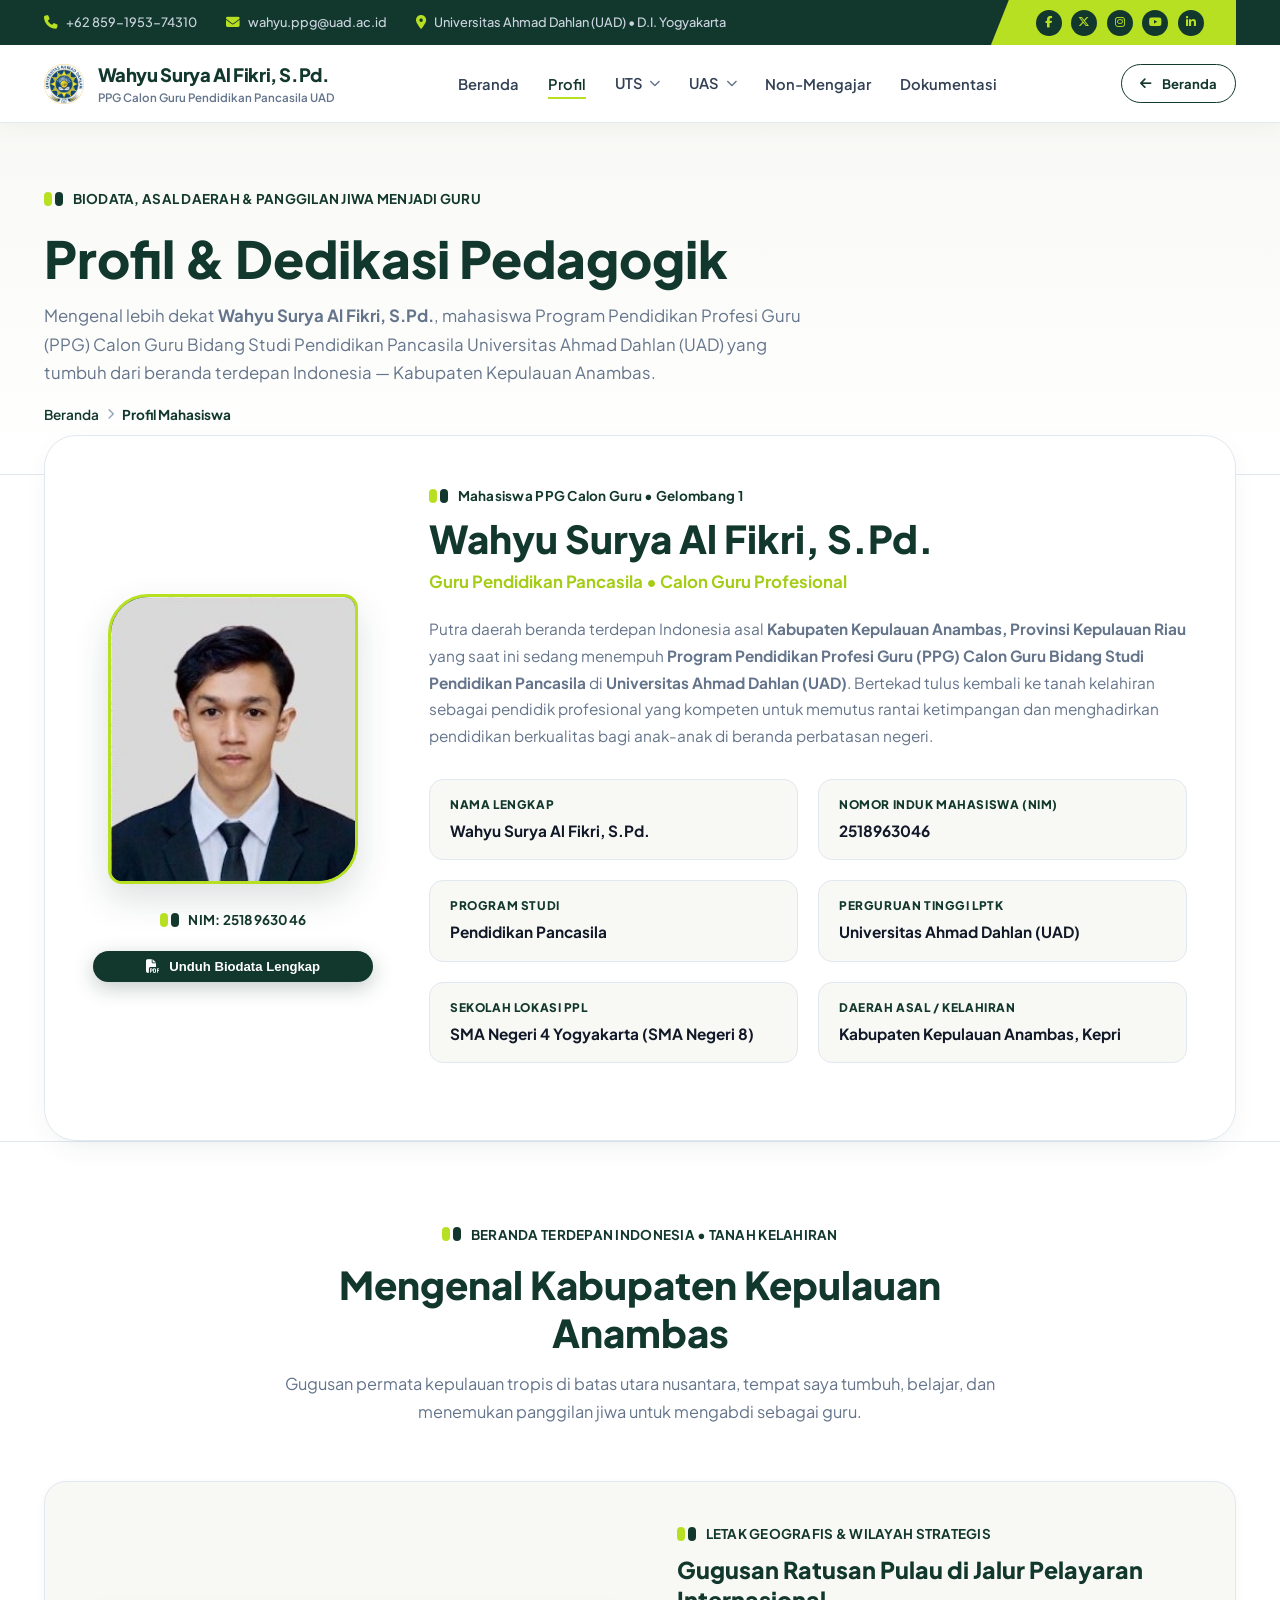
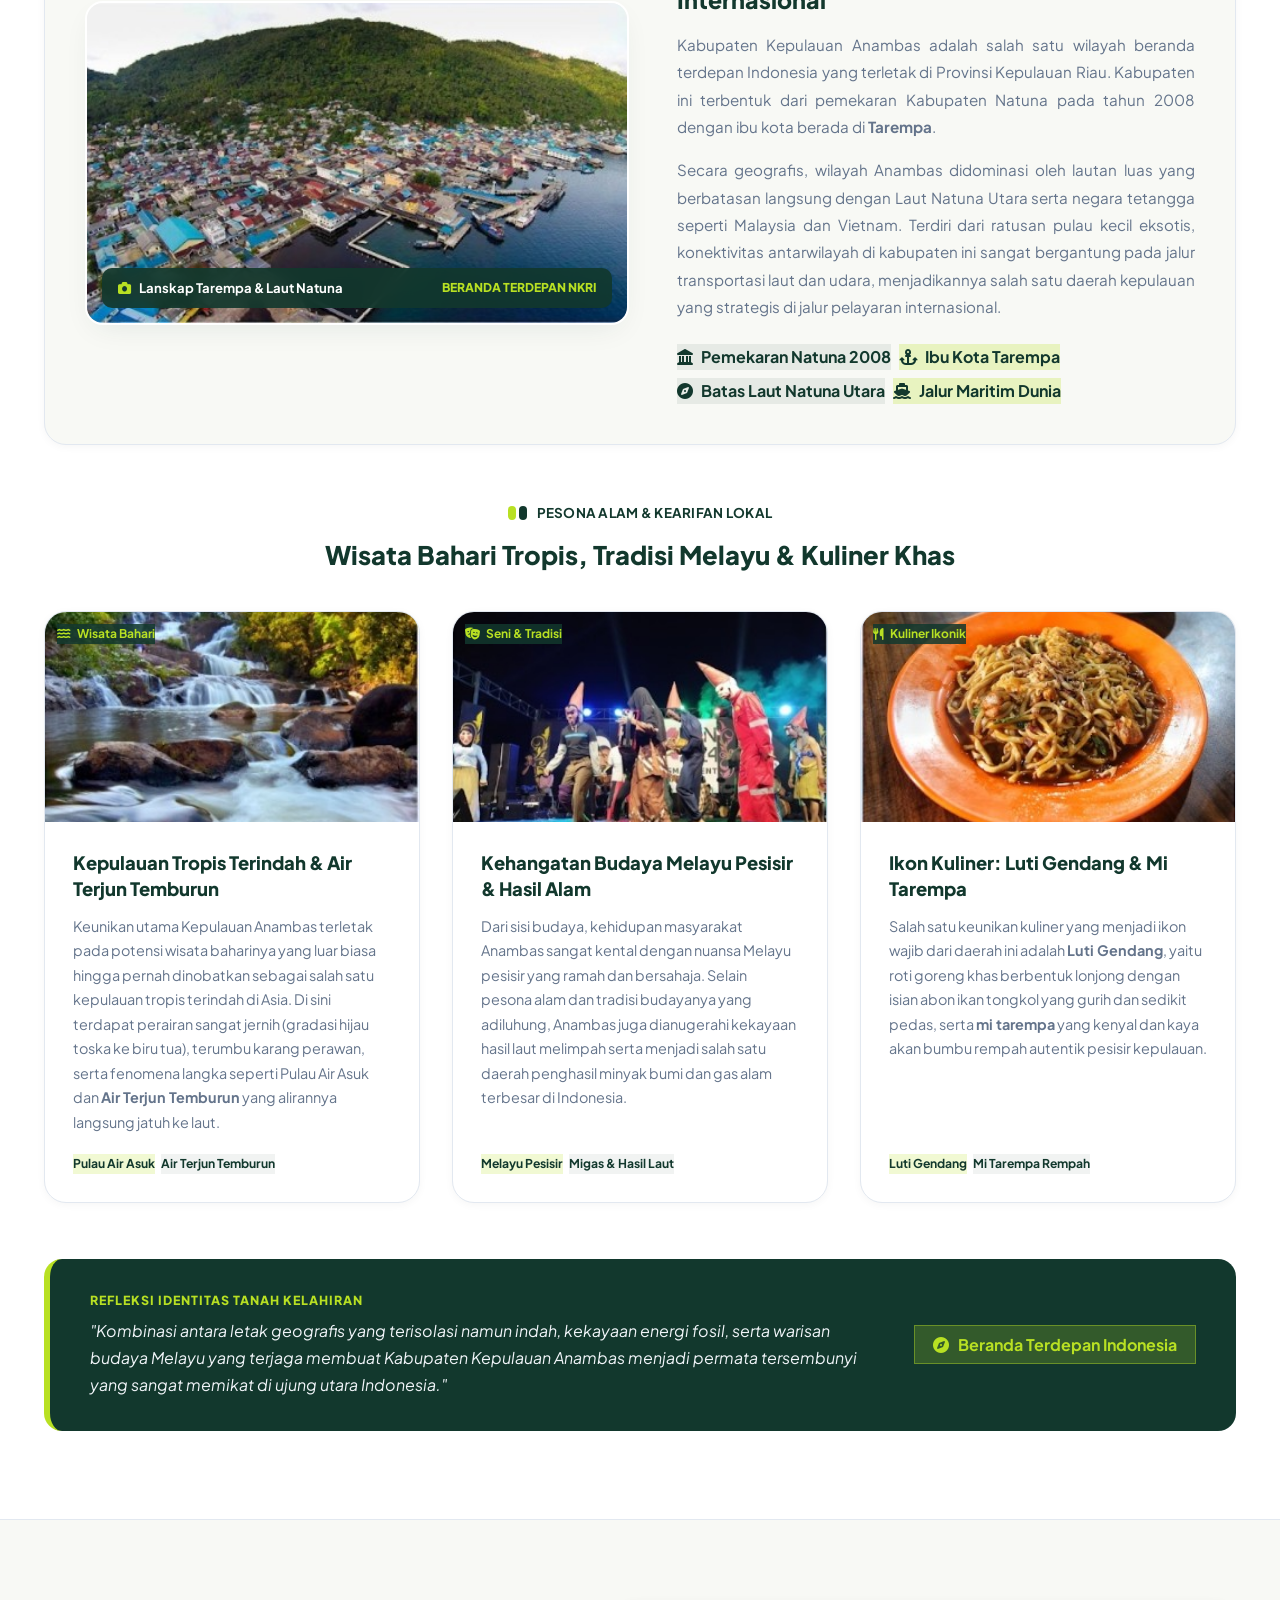
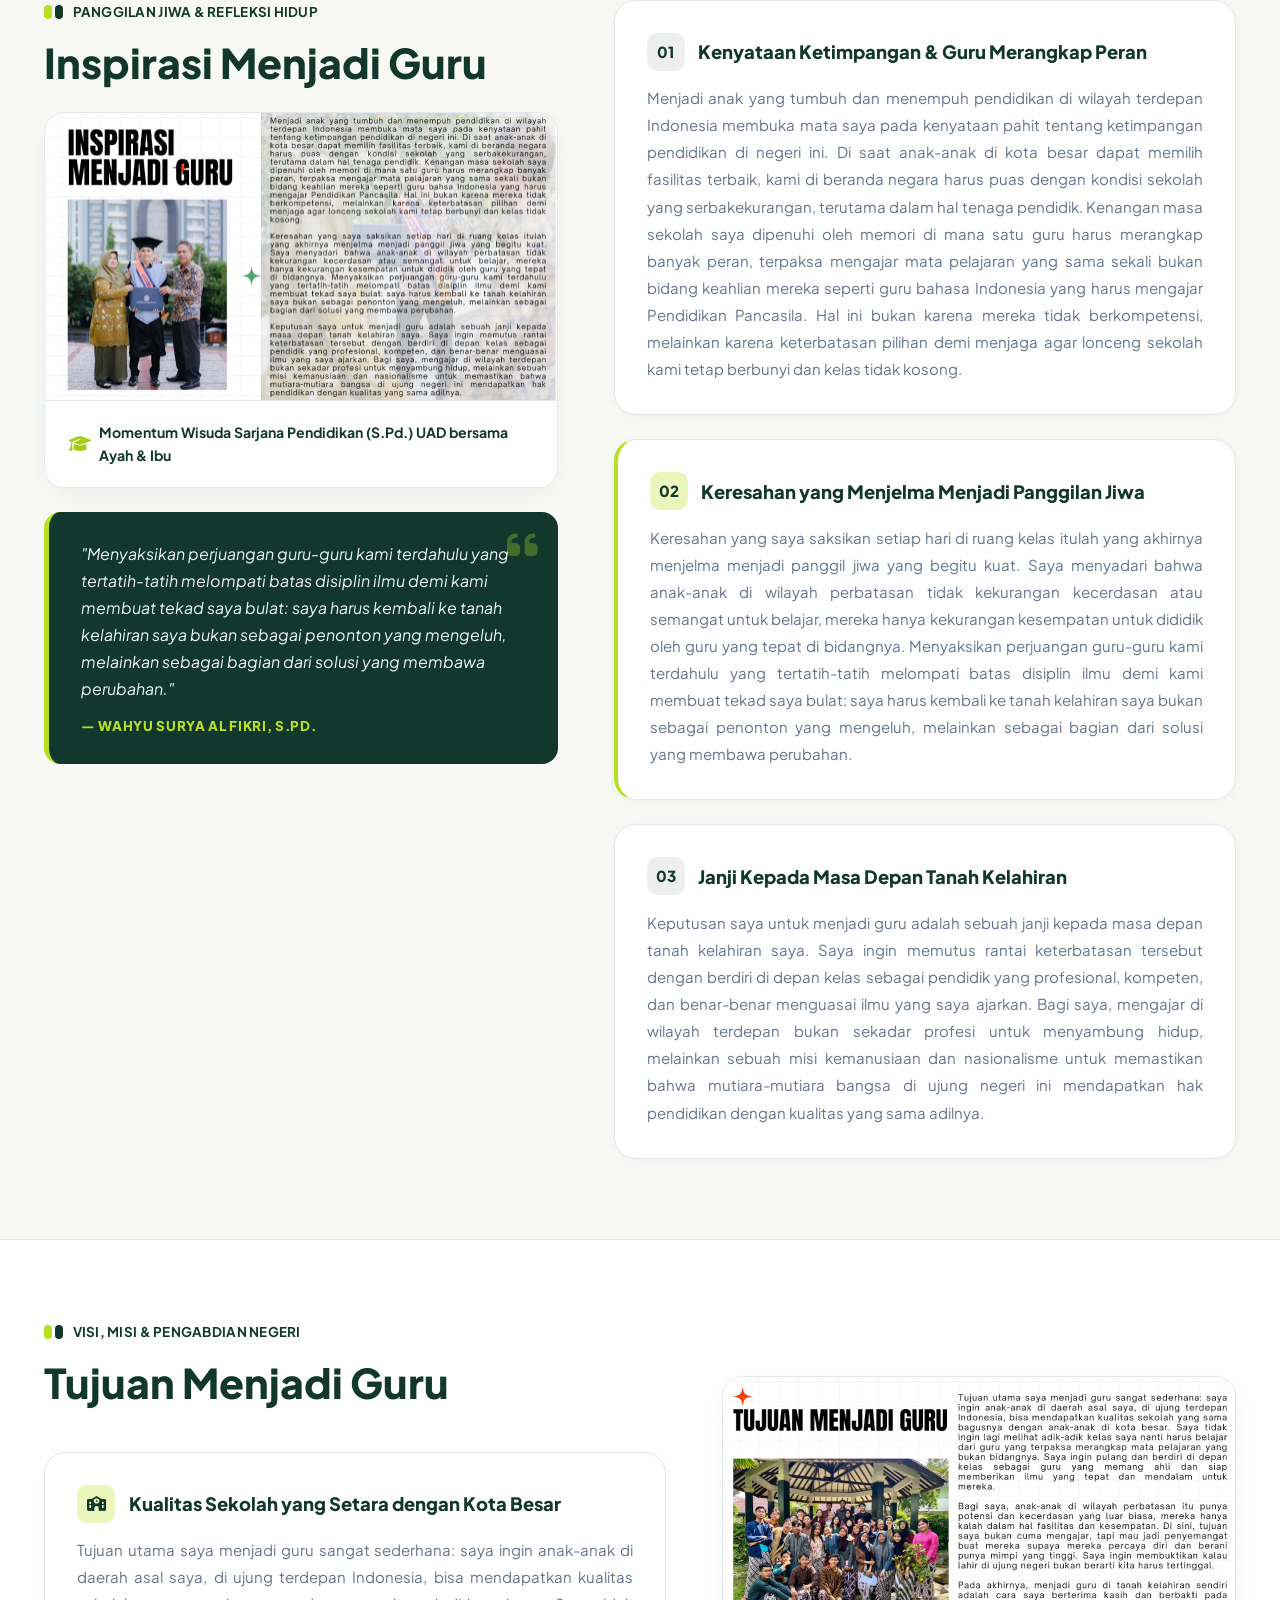
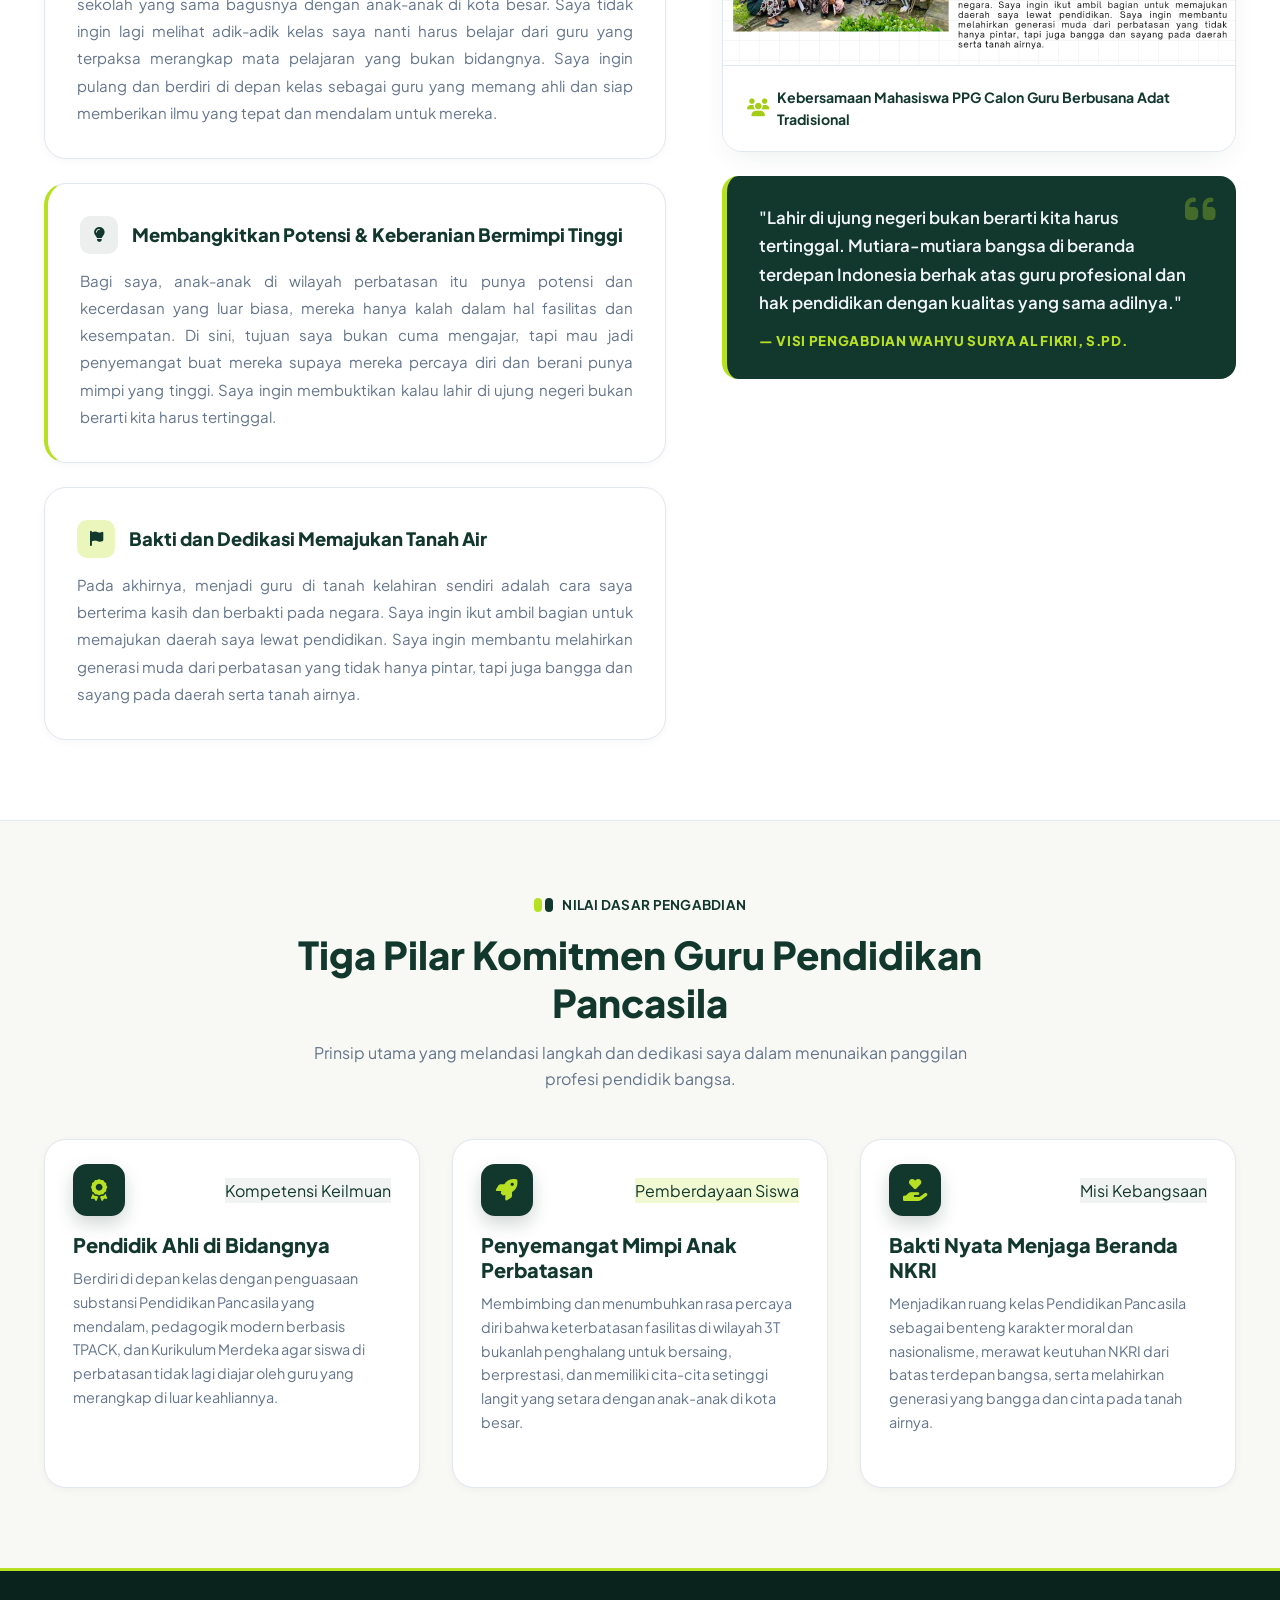
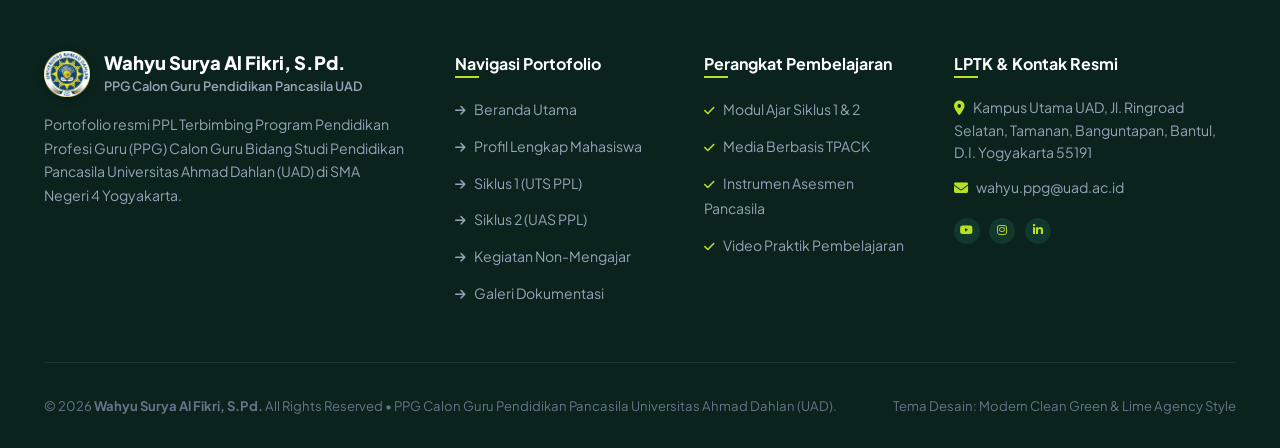
<file: profil.html>
<!DOCTYPE html>
<html lang="id">
<head>
  <meta charset="UTF-8">
  <meta name="viewport" content="width=device-width, initial-scale=1.0">
  <title>Profil Mahasiswa PPG Pendidikan Pancasila | Wahyu Surya Al Fikri, S.Pd. - UAD</title>
  
  <link rel="icon" type="image/png" href="logo.png">
  <link rel="preconnect" href="https://fonts.googleapis.com">
  <link rel="preconnect" href="https://fonts.gstatic.com" crossorigin>
  <link href="https://fonts.googleapis.com/css2?family=Plus+Jakarta+Sans:wght@300;400;500;600;700;800&display=swap" rel="stylesheet">
  <link rel="stylesheet" href="https://cdnjs.cloudflare.com/ajax/libs/font-awesome/6.5.1/css/all.min.css">
  <link rel="stylesheet" href="css/style.css">

  <style>
    /* Responsive layout classes for Profil & Anambas sections */
    .anambas-hero-grid {
      display: grid;
      grid-template-columns: 1.05fr 1fr;
      gap: 3rem;
      align-items: center;
    }
    .anambas-cards-grid {
      display: grid;
      grid-template-columns: repeat(3, 1fr);
      gap: 2rem;
    }
    .split-story-grid {
      display: grid;
      grid-template-columns: 0.95fr 1.15fr;
      gap: 3.5rem;
      align-items: flex-start;
    }
    .split-story-grid.reverse {
      grid-template-columns: 1.15fr 0.95fr;
    }

    @media (max-width: 992px) {
      .anambas-hero-grid {
        grid-template-columns: 1fr !important;
        gap: 2rem !important;
      }
      .anambas-cards-grid {
        grid-template-columns: repeat(2, 1fr) !important;
        gap: 1.5rem !important;
      }
      .split-story-grid,
      .split-story-grid.reverse {
        grid-template-columns: 1fr !important;
        gap: 2.5rem !important;
      }
      .split-story-grid.reverse > div:first-child {
        order: 2;
      }
      .split-story-grid.reverse > div:last-child {
        order: 1;
      }
    }

    @media (max-width: 640px) {
      .anambas-cards-grid {
        grid-template-columns: 1fr !important;
      }
    }
  </style>
</head>
<body>

  <!-- =================================================================
       1. TOPBAR (Contact Info & Angled Lime Social Strip)
       ================================================================= -->
  <div class="topbar">
    <div class="container topbar-inner">
      <div class="topbar-contact">
        <a href="tel:+62859195374310" class="topbar-item">
          <i class="fa-solid fa-phone"></i>
          <span>+62 859-1953-74310</span>
        </a>
        <a href="mailto:wahyu.ppg@uad.ac.id" class="topbar-item">
          <i class="fa-solid fa-envelope"></i>
          <span>wahyu.ppg@uad.ac.id</span>
        </a> 
        <div class="topbar-item">
          <i class="fa-solid fa-location-dot"></i>
          <span>Universitas Ahmad Dahlan (UAD) • D.I. Yogyakarta</span>
        </div>
      </div>

      <div class="topbar-social-wrap">
        <a href="javascript:void(0)" onclick="showToast('Facebook Wahyu Surya Al Fikri')" class="social-circle-btn" aria-label="Facebook"><i class="fa-brands fa-facebook-f"></i></a>
        <a href="javascript:void(0)" onclick="showToast('Twitter / X')" class="social-circle-btn" aria-label="Twitter"><i class="fa-brands fa-x-twitter"></i></a>
        <a href="javascript:void(0)" onclick="showToast('Instagram Wahyu Surya Al Fikri')" class="social-circle-btn" aria-label="Instagram"><i class="fa-brands fa-instagram"></i></a>
        <a href="javascript:void(0)" onclick="showToast('Kanal YouTube Pembelajaran Pendidikan Pancasila')" class="social-circle-btn" aria-label="YouTube"><i class="fa-brands fa-youtube"></i></a>
        <a href="javascript:void(0)" onclick="showToast('LinkedIn Wahyu Surya Al Fikri')" class="social-circle-btn" aria-label="LinkedIn"><i class="fa-brands fa-linkedin-in"></i></a>
      </div>
    </div>
  </div>

  <!-- =================================================================
       2. MAIN NAVBAR
       ================================================================= -->
  <header class="navbar">
    <div class="container navbar-inner">
      <a href="index.html" class="brand">
        <img src="logo navbar.png" alt="Logo UAD" class="brand-logo-img" onerror="this.style.display='none'">
        <div>
          <span class="brand-title">Wahyu Surya Al Fikri, S.Pd.</span>
          <span class="brand-subtitle">PPG Calon Guru Pendidikan Pancasila UAD</span>
        </div>
      </a>

      <nav>
        <ul class="nav-links">
          <li><a href="index.html" class="nav-link">Beranda</a></li>
          <li><a href="profil.html" class="nav-link active">Profil</a></li>
          
          <!-- UTS Dropdown -->
          <li class="nav-item-dropdown">
            <a href="javascript:void(0)" class="nav-link dropdown-toggle" role="button">
              UTS <i class="fa-solid fa-chevron-down chevron-icon"></i>
            </a>
            <ul class="dropdown-menu">
              <li><a href="UTS/rancangan.html" class="dropdown-item"><i class="fa-solid fa-book-bookmark"></i> Rancangan</a></li>
              <li><a href="UTS/materi.html" class="dropdown-item"><i class="fa-solid fa-book-open"></i> Materi</a></li>
              <li><a href="UTS/media.html" class="dropdown-item"><i class="fa-solid fa-photo-film"></i> Media</a></li>
              <li><a href="UTS/instrumen.html" class="dropdown-item"><i class="fa-solid fa-clipboard-check"></i> Instrumen</a></li>
              <li><a href="UTS/video.html" class="dropdown-item"><i class="fa-solid fa-circle-play"></i> Video</a></li>
            </ul>
          </li>

          <!-- UAS Dropdown -->
          <li class="nav-item-dropdown">
            <a href="javascript:void(0)" class="nav-link dropdown-toggle" role="button">
              UAS <i class="fa-solid fa-chevron-down chevron-icon"></i>
            </a>
            <ul class="dropdown-menu">
              <li><a href="UAS/rancangan.html" class="dropdown-item"><i class="fa-solid fa-book-bookmark"></i> Rancangan</a></li>
              <li><a href="UAS/materi.html" class="dropdown-item"><i class="fa-solid fa-book-open"></i> Materi</a></li>
              <li><a href="UAS/media.html" class="dropdown-item"><i class="fa-solid fa-photo-film"></i> Media</a></li>
              <li><a href="UAS/instrumen.html" class="dropdown-item"><i class="fa-solid fa-clipboard-check"></i> Instrumen</a></li>
              <li><a href="UAS/video.html" class="dropdown-item"><i class="fa-solid fa-circle-play"></i> Video</a></li>
            </ul>
          </li>

          <li><a href="non-mengajar.html" class="nav-link">Non-Mengajar</a></li>
          <li><a href="dokumentasi.html" class="nav-link">Dokumentasi</a></li>
        </ul>
      </nav>

      <div class="nav-actions">
        <a href="index.html" class="btn btn-outline-dark btn-sm">
          <i class="fa-solid fa-arrow-left"></i> Beranda
        </a>
        <button class="mobile-toggle" aria-label="Toggle Menu">
          <i class="fa-solid fa-bars"></i>
        </button>
      </div>
    </div>
  </header>

  <!-- =================================================================
       3. SUBPAGE HERO HEADER
       ================================================================= -->
  <section class="subpage-hero-agency">
    <div class="container">
      <div class="badge-pill-group">
        <span class="twin-dot-icon">
          <span></span><span></span>
        </span>
        <span>BIODATA, ASAL DAERAH & PANGGILAN JIWA MENJADI GURU</span>
      </div>

      <h1 style="font-size: clamp(2.2rem, 4vw, 3.2rem); color: var(--color-primary-dark); margin-bottom: 0.8rem; font-weight: 800;">
        Profil & Dedikasi Pedagogik
      </h1>
      <p style="max-width: 760px; font-size: 1.05rem; line-height: 1.7; color: var(--color-text-muted);">
        Mengenal lebih dekat <strong>Wahyu Surya Al Fikri, S.Pd.</strong>, mahasiswa Program Pendidikan Profesi Guru (PPG) Calon Guru Bidang Studi Pendidikan Pancasila Universitas Ahmad Dahlan (UAD) yang tumbuh dari beranda terdepan Indonesia — Kabupaten Kepulauan Anambas.
      </p>

      <div class="subpage-breadcrumb">
        <a href="index.html">Beranda</a>
        <i class="fa-solid fa-chevron-right"></i>
        <span style="color: var(--color-primary-dark); font-weight: 700;">Profil Mahasiswa</span>
      </div>
    </div>
  </section>

  <!-- =================================================================
       4. MAIN PROFILE CARD (Slide 1: Profil Calon Guru)
       ================================================================= -->
  <main>
    <div class="container">
      <div class="profile-agency-card">
        <!-- Photo & Action -->
        <div style="text-align: center;">
          <div class="profile-agency-avatar">
            <img src="IMG/wahyu.jpg" alt="Wahyu Surya Al Fikri, S.Pd." onerror="this.onerror=null; this.src='IMG/slide_profil.jpg';">
          </div>

          <div class="badge-pill-group" style="justify-content: center; margin-bottom: 1.25rem;">
            <span class="twin-dot-icon">
              <span></span><span></span>
            </span>
            <span>NIM: 2518963046</span>
          </div>

          <button class="btn btn-primary-dark btn-sm" style="width: 100%;" onclick="showToast('Curriculum Vitae Wahyu Surya Al Fikri siap diunduh!')">
            <i class="fa-solid fa-file-pdf"></i> Unduh Biodata Lengkap
          </button>
        </div>

        <!-- Information Details -->
        <div>
          <div class="badge-pill-group" style="margin-bottom: 0.5rem;">
            <span class="twin-dot-icon">
              <span></span><span></span>
            </span>
            <span>Mahasiswa PPG Calon Guru • Gelombang 1</span>
          </div>

          <h2 style="font-size: clamp(1.8rem, 3vw, 2.4rem); color: var(--color-primary-dark); margin-bottom: 0.4rem; font-weight: 800;">
            Wahyu Surya Al Fikri, S.Pd.
          </h2>
          <p style="color: var(--color-accent-lime-hover); font-weight: 700; font-size: 1.05rem; margin-bottom: 1.25rem;">
            Guru Pendidikan Pancasila • Calon Guru Profesional
          </p>

          <p style="font-size: 0.96rem; line-height: 1.75; color: var(--color-text-muted);">
            Putra daerah beranda terdepan Indonesia asal <strong>Kabupaten Kepulauan Anambas, Provinsi Kepulauan Riau</strong> yang saat ini sedang menempuh <strong>Program Pendidikan Profesi Guru (PPG) Calon Guru Bidang Studi Pendidikan Pancasila</strong> di <strong>Universitas Ahmad Dahlan (UAD)</strong>. Bertekad tulus kembali ke tanah kelahiran sebagai pendidik profesional yang kompeten untuk memutus rantai ketimpangan dan menghadirkan pendidikan berkualitas bagi anak-anak di beranda perbatasan negeri.
          </p>

          <!-- Bio Grid Matching Slide 1 -->
          <div class="profile-bio-grid">
            <div class="bio-card-item">
              <div class="bio-label-text">Nama Lengkap</div>
              <div class="bio-value-text">Wahyu Surya Al Fikri, S.Pd.</div>
            </div>
            <div class="bio-card-item">
              <div class="bio-label-text">Nomor Induk Mahasiswa (NIM)</div>
              <div class="bio-value-text">2518963046</div>
            </div>
            <div class="bio-card-item">
              <div class="bio-label-text">Program Studi</div>
              <div class="bio-value-text">Pendidikan Pancasila</div>
            </div>
            <div class="bio-card-item">
              <div class="bio-label-text">Perguruan Tinggi LPTK</div>
              <div class="bio-value-text">Universitas Ahmad Dahlan (UAD)</div>
            </div>
            <div class="bio-card-item">
              <div class="bio-label-text">Sekolah Lokasi PPL</div>
              <div class="bio-value-text">SMA Negeri 4 Yogyakarta (SMA Negeri 8)</div>
            </div>
            <div class="bio-card-item">
              <div class="bio-label-text">Daerah Asal / Kelahiran</div>
              <div class="bio-value-text">Kabupaten Kepulauan Anambas, Kepri</div>
            </div>
          </div>

        </div>
      </div>
    </div>

        <!-- =================================================================
         5. SECTION: KABUPATEN KEPULAUAN ANAMBAS (Slide 2 & 3)
         ================================================================= -->
    <section style="padding: 5rem 0 5.5rem; background: #FFFFFF; border-top: 1px solid var(--color-border-light);">
      <div class="container">
        
        <!-- Section Header -->
        <div style="text-align: center; max-width: 780px; margin: 0 auto 3.5rem;">
          <div class="badge-pill-group" style="justify-content: center;">
            <span class="twin-dot-icon">
              <span></span><span></span>
            </span>
            <span>BERANDA TERDEPAN INDONESIA • TANAH KELAHIRAN</span>
          </div>
          <h2 style="font-size: clamp(1.8rem, 3vw, 2.5rem); color: var(--color-primary-dark); margin-bottom: 0.8rem; font-weight: 800;">
            Mengenal Kabupaten Kepulauan Anambas
          </h2>
          <p style="color: var(--color-text-muted); font-size: 1.02rem; line-height: 1.7;">
            Gugusan permata kepulauan tropis di batas utara nusantara, tempat saya tumbuh, belajar, dan menemukan panggilan jiwa untuk mengabdi sebagai guru.
          </p>
        </div>

        <!-- 1. FEATURE STORY: GEOGRAFIS & WILAYAH STRATEGIS (Slide 2) -->
        <div class="card-agency" style="padding: 2.5rem; margin-bottom: 3.5rem; background: #F8F9F5; border: 1px solid var(--color-border-light);">
          <div class="anambas-hero-grid">
            
            <!-- Aerial Photo Frame -->
            <div style="position: relative; border-radius: 18px; overflow: hidden; box-shadow: var(--shadow-md); border: 2px solid #FFFFFF;">
              <img src="IMG/anambas_aerial.jpg" alt="Panorama Kabupaten Kepulauan Anambas" style="width: 100%; height: 320px; object-fit: cover; display: block;">
              <div style="position: absolute; bottom: 15px; left: 15px; right: 15px; background: rgba(18, 56, 45, 0.9); backdrop-filter: blur(8px); padding: 0.6rem 1rem; border-radius: 10px; display: flex; align-items: center; justify-content: space-between;">
                <span style="color: #FFFFFF; font-size: 0.82rem; font-weight: 700;">
                  <i class="fa-solid fa-camera" style="color: var(--color-accent-lime); margin-right: 6px;"></i> Lanskap Tarempa & Laut Natuna
                </span>
                <span style="color: var(--color-accent-lime); font-size: 0.76rem; font-weight: 800; text-transform: uppercase;">Beranda Terdepan NKRI</span>
              </div>
            </div>

            <!-- Narrative Content -->
            <div>
              <div class="badge-pill-group" style="margin-bottom: 0.6rem;">
                <span class="twin-dot-icon">
                  <span></span><span></span>
                </span>
                <span>LETAK GEOGRAFIS & WILAYAH STRATEGIS</span>
              </div>
              
              <h3 style="font-size: 1.45rem; color: var(--color-primary-dark); font-weight: 800; margin-bottom: 1rem; line-height: 1.3;">
                Gugusan Ratusan Pulau di Jalur Pelayaran Internasional
              </h3>

              <p style="font-size: 0.95rem; line-height: 1.8; color: var(--color-text-muted); margin-bottom: 1rem; text-align: justify;">
                Kabupaten Kepulauan Anambas adalah salah satu wilayah beranda terdepan Indonesia yang terletak di Provinsi Kepulauan Riau. Kabupaten ini terbentuk dari pemekaran Kabupaten Natuna pada tahun 2008 dengan ibu kota berada di <strong>Tarempa</strong>.
              </p>

              <p style="font-size: 0.95rem; line-height: 1.8; color: var(--color-text-muted); margin-bottom: 1.5rem; text-align: justify;">
                Secara geografis, wilayah Anambas didominasi oleh lautan luas yang berbatasan langsung dengan Laut Natuna Utara serta negara tetangga seperti Malaysia dan Vietnam. Terdiri dari ratusan pulau kecil eksotis, konektivitas antarwilayah di kabupaten ini sangat bergantung pada jalur transportasi laut dan udara, menjadikannya salah satu daerah kepulauan yang strategis di jalur pelayaran internasional.
              </p>

              <!-- Quick Facts Badges -->
              <div style="display: flex; gap: 0.5rem; flex-wrap: wrap;">
                <span class="tag-pill" style="background: rgba(18, 56, 45, 0.08); color: var(--color-primary-dark); font-weight: 700;">
                  <i class="fa-solid fa-landmark" style="margin-right: 5px;"></i> Pemekaran Natuna 2008
                </span>
                <span class="tag-pill" style="background: rgba(184, 224, 35, 0.25); color: var(--color-primary-dark); font-weight: 700;">
                  <i class="fa-solid fa-anchor" style="margin-right: 5px;"></i> Ibu Kota Tarempa
                </span>
                <span class="tag-pill" style="background: rgba(18, 56, 45, 0.08); color: var(--color-primary-dark); font-weight: 700;">
                  <i class="fa-solid fa-compass" style="margin-right: 5px;"></i> Batas Laut Natuna Utara
                </span>
                <span class="tag-pill" style="background: rgba(184, 224, 35, 0.25); color: var(--color-primary-dark); font-weight: 700;">
                  <i class="fa-solid fa-ship" style="margin-right: 5px;"></i> Jalur Maritim Dunia
                </span>
              </div>
            </div>

          </div>
        </div>

        <!-- 2. THREE PILLARS: WISATA, BUDAYA & KULINER (Slide 3) -->
        <div style="margin-bottom: 3.5rem;">
          <div style="text-align: center; max-width: 650px; margin: 0 auto 2.5rem;">
            <div class="badge-pill-group" style="justify-content: center;">
              <span class="twin-dot-icon">
                <span></span><span></span>
              </span>
              <span>PESONA ALAM & KEARIFAN LOKAL</span>
            </div>
            <h3 style="font-size: 1.6rem; color: var(--color-primary-dark); font-weight: 800;">
              Wisata Bahari Tropis, Tradisi Melayu & Kuliner Khas
            </h3>
          </div>

          <!-- 3-Column Card Grid -->
          <div class="anambas-cards-grid">
            
            <!-- Card 1: Wisata Bahari & Air Terjun -->
            <div class="card-agency" style="padding: 0; overflow: hidden; display: flex; flex-direction: column; background: #FFFFFF; border: 1px solid var(--color-border-light);">
              <div style="width: 100%; height: 210px; overflow: hidden; background: #12382D; position: relative;">
                <img src="IMG/anambas_air_terjun.jpg" alt="Air Terjun Temburun dan Wisata Bahari Anambas" style="width: 100%; height: 100%; object-fit: cover;">
                <span class="tag-pill" style="position: absolute; top: 12px; left: 12px; background: rgba(18, 56, 45, 0.85); color: #B8E023; font-size: 0.75rem; font-weight: 700;">
                  <i class="fa-solid fa-water" style="margin-right: 4px;"></i> Wisata Bahari
                </span>
              </div>
              <div style="padding: 1.75rem; display: flex; flex-direction: column; flex-grow: 1;">
                <h4 style="font-size: 1.15rem; color: var(--color-primary-dark); font-weight: 800; margin-bottom: 0.75rem; line-height: 1.4;">
                  Kepulauan Tropis Terindah & Air Terjun Temburun
                </h4>
                <p style="font-size: 0.9rem; line-height: 1.7; color: var(--color-text-muted); margin-bottom: 1.25rem; flex-grow: 1;">
                  Keunikan utama Kepulauan Anambas terletak pada potensi wisata baharinya yang luar biasa hingga pernah dinobatkan sebagai salah satu kepulauan tropis terindah di Asia. Di sini terdapat perairan sangat jernih (gradasi hijau toska ke biru tua), terumbu karang perawan, serta fenomena langka seperti Pulau Air Asuk dan <strong>Air Terjun Temburun</strong> yang alirannya langsung jatuh ke laut.
                </p>
                <div style="display: flex; gap: 0.4rem; flex-wrap: wrap;">
                  <span class="tag-pill" style="background: rgba(184, 224, 35, 0.2); color: var(--color-primary-dark); font-size: 0.76rem; font-weight: 700;">Pulau Air Asuk</span>
                  <span class="tag-pill" style="background: rgba(18, 56, 45, 0.06); color: var(--color-primary-dark); font-size: 0.76rem; font-weight: 700;">Air Terjun Temburun</span>
                </div>
              </div>
            </div>

            <!-- Card 2: Budaya Melayu Pesisir -->
            <div class="card-agency" style="padding: 0; overflow: hidden; display: flex; flex-direction: column; background: #FFFFFF; border: 1px solid var(--color-border-light);">
              <div style="width: 100%; height: 210px; overflow: hidden; background: #12382D; position: relative;">
                <img src="IMG/anambas_budaya.jpg" alt="Seni dan Budaya Tradisi Melayu Pesisir Anambas" style="width: 100%; height: 100%; object-fit: cover;">
                <span class="tag-pill" style="position: absolute; top: 12px; left: 12px; background: rgba(18, 56, 45, 0.85); color: #B8E023; font-size: 0.75rem; font-weight: 700;">
                  <i class="fa-solid fa-masks-theater" style="margin-right: 4px;"></i> Seni & Tradisi
                </span>
              </div>
              <div style="padding: 1.75rem; display: flex; flex-direction: column; flex-grow: 1;">
                <h4 style="font-size: 1.15rem; color: var(--color-primary-dark); font-weight: 800; margin-bottom: 0.75rem; line-height: 1.4;">
                  Kehangatan Budaya Melayu Pesisir & Hasil Alam
                </h4>
                <p style="font-size: 0.9rem; line-height: 1.7; color: var(--color-text-muted); margin-bottom: 1.25rem; flex-grow: 1;">
                  Dari sisi budaya, kehidupan masyarakat Anambas sangat kental dengan nuansa Melayu pesisir yang ramah dan bersahaja. Selain pesona alam dan tradisi budayanya yang adiluhung, Anambas juga dianugerahi kekayaan hasil laut melimpah serta menjadi salah satu daerah penghasil minyak bumi dan gas alam terbesar di Indonesia.
                </p>
                <div style="display: flex; gap: 0.4rem; flex-wrap: wrap;">
                  <span class="tag-pill" style="background: rgba(184, 224, 35, 0.2); color: var(--color-primary-dark); font-size: 0.76rem; font-weight: 700;">Melayu Pesisir</span>
                  <span class="tag-pill" style="background: rgba(18, 56, 45, 0.06); color: var(--color-primary-dark); font-size: 0.76rem; font-weight: 700;">Migas & Hasil Laut</span>
                </div>
              </div>
            </div>

            <!-- Card 3: Kuliner Khas Legendaris -->
            <div class="card-agency" style="padding: 0; overflow: hidden; display: flex; flex-direction: column; background: #FFFFFF; border: 1px solid var(--color-border-light);">
              <div style="width: 100%; height: 210px; overflow: hidden; background: #12382D; position: relative;">
                <img src="IMG/anambas_kuliner.jpg" alt="Kuliner Mi Tarempa dan Luti Gendang Khas Anambas" style="width: 100%; height: 100%; object-fit: cover;">
                <span class="tag-pill" style="position: absolute; top: 12px; left: 12px; background: rgba(18, 56, 45, 0.85); color: #B8E023; font-size: 0.75rem; font-weight: 700;">
                  <i class="fa-solid fa-utensils" style="margin-right: 4px;"></i> Kuliner Ikonik
                </span>
              </div>
              <div style="padding: 1.75rem; display: flex; flex-direction: column; flex-grow: 1;">
                <h4 style="font-size: 1.15rem; color: var(--color-primary-dark); font-weight: 800; margin-bottom: 0.75rem; line-height: 1.4;">
                  Ikon Kuliner: Luti Gendang & Mi Tarempa
                </h4>
                <p style="font-size: 0.9rem; line-height: 1.7; color: var(--color-text-muted); margin-bottom: 1.25rem; flex-grow: 1;">
                  Salah satu keunikan kuliner yang menjadi ikon wajib dari daerah ini adalah <strong>Luti Gendang</strong>, yaitu roti goreng khas berbentuk lonjong dengan isian abon ikan tongkol yang gurih dan sedikit pedas, serta <strong>mi tarempa</strong> yang kenyal dan kaya akan bumbu rempah autentik pesisir kepulauan.
                </p>
                <div style="display: flex; gap: 0.4rem; flex-wrap: wrap;">
                  <span class="tag-pill" style="background: rgba(184, 224, 35, 0.2); color: var(--color-primary-dark); font-size: 0.76rem; font-weight: 700;">Luti Gendang</span>
                  <span class="tag-pill" style="background: rgba(18, 56, 45, 0.06); color: var(--color-primary-dark); font-size: 0.76rem; font-weight: 700;">Mi Tarempa Rempah</span>
                </div>
              </div>
            </div>

          </div>
        </div>

        <!-- 3. SUMMARY HIGHLIGHT RIBBON -->
        <div style="background: #12382D; color: #FFFFFF; border-radius: 18px; padding: 2rem 2.5rem; border-left: 6px solid #B8E023; display: flex; align-items: center; justify-content: space-between; gap: 2rem; flex-wrap: wrap;">
          <div style="flex: 1; min-width: 280px;">
            <div style="font-size: 0.78rem; font-weight: 800; text-transform: uppercase; color: #B8E023; letter-spacing: 0.08em; margin-bottom: 0.4rem;">
              REFLEKSI IDENTITAS TANAH KELAHIRAN
            </div>
            <p style="font-size: 1rem; line-height: 1.7; color: #F1F5F9; margin: 0; font-style: italic;">
              "Kombinasi antara letak geografis yang terisolasi namun indah, kekayaan energi fosil, serta warisan budaya Melayu yang terjaga membuat Kabupaten Kepulauan Anambas menjadi permata tersembunyi yang sangat memikat di ujung utara Indonesia."
            </p>
          </div>
          <div style="flex-shrink: 0;">
            <span class="tag-pill" style="background: rgba(184, 224, 35, 0.2); color: #B8E023; border: 1px solid rgba(184, 224, 35, 0.4); padding: 8px 18px; font-weight: 700;">
              <i class="fa-solid fa-compass" style="margin-right: 6px;"></i> Beranda Terdepan Indonesia
            </span>
          </div>
        </div>

      </div>
    </section>

  <!-- =================================================================
         6. SECTION: INSPIRASI MENJADI GURU (Slide 4)
         ================================================================= -->
    <section style="padding: 5rem 0; background: var(--color-bg-subtle); border-top: 1px solid var(--color-border-light);">
      <div class="container">
        
        <div class="split-story-grid">
          
          <!-- Left: Big Feature Visual -->
          <div>
            <div class="badge-pill-group">
              <span class="twin-dot-icon">
                <span></span><span></span>
              </span>
              <span>PANGGILAN JIWA & REFLEKSI HIDUP</span>
            </div>
            
            <h2 style="font-size: clamp(2rem, 3.2vw, 2.6rem); color: var(--color-primary-dark); margin-bottom: 1.5rem; font-weight: 800; line-height: 1.2;">
              Inspirasi Menjadi Guru
            </h2>

            <!-- Photo Frame Card -->
            <div style="background: #FFFFFF; border-radius: 20px; overflow: hidden; border: 1px solid var(--color-border-light); box-shadow: var(--shadow-md); margin-bottom: 1.5rem;">
              <img src="IMG/slide_inspirasi.jpg" alt="Inspirasi Menjadi Guru - Wisuda Wahyu Surya Al Fikri bersama Orang Tua" style="width: 100%; height: auto; display: block;">
              <div style="padding: 1.25rem 1.5rem; background: #FFFFFF; border-top: 1px solid var(--color-border-light);">
                <div style="font-size: 0.88rem; font-weight: 700; color: var(--color-primary-dark); display: flex; align-items: center; gap: 8px;">
                  <i class="fa-solid fa-graduation-cap" style="color: var(--color-accent-lime-hover); font-size: 1.1rem;"></i>
                  <span>Momentum Wisuda Sarjana Pendidikan (S.Pd.) UAD bersama Ayah & Ibu</span>
                </div>
              </div>
            </div>

            <!-- Quote Box -->
            <div style="background: #12382D; color: #FFFFFF; padding: 1.75rem 2rem; border-radius: 16px; border-left: 5px solid #B8E023; position: relative;">
              <i class="fa-solid fa-quote-left" style="color: rgba(184, 224, 35, 0.3); font-size: 2.2rem; position: absolute; top: 15px; right: 20px;"></i>
              <p style="font-size: 1rem; line-height: 1.7; font-style: italic; color: #F1F5F9; margin-bottom: 0.75rem;">
                "Menyaksikan perjuangan guru-guru kami terdahulu yang tertatih-tatih melompati batas disiplin ilmu demi kami membuat tekad saya bulat: saya harus kembali ke tanah kelahiran saya bukan sebagai penonton yang mengeluh, melainkan sebagai bagian dari solusi yang membawa perubahan."
              </p>
              <div style="font-size: 0.84rem; color: #B8E023; font-weight: 800; text-transform: uppercase; letter-spacing: 0.05em;">
                — Wahyu Surya Al Fikri, S.Pd.
              </div>
            </div>
          </div>

          <!-- Right: 3 Narrative Blocks from Slide 4 -->
          <div style="display: flex; flex-direction: column; gap: 1.5rem;">
            
            <!-- Block 1 -->
            <div class="card-agency" style="padding: 2rem;">
              <div style="display: flex; align-items: center; gap: 0.85rem; margin-bottom: 0.85rem;">
                <div style="width: 38px; height: 38px; border-radius: 10px; background: rgba(18, 56, 45, 0.08); display: flex; align-items: center; justify-content: center; color: var(--color-primary-dark); font-weight: 800; font-size: 0.95rem;">
                  01
                </div>
                <h3 style="font-size: 1.15rem; color: var(--color-primary-dark); font-weight: 800; margin: 0;">
                  Kenyataan Ketimpangan & Guru Merangkap Peran
                </h3>
              </div>
              <p style="font-size: 0.94rem; line-height: 1.8; color: var(--color-text-muted); margin: 0; text-align: justify;">
                Menjadi anak yang tumbuh dan menempuh pendidikan di wilayah terdepan Indonesia membuka mata saya pada kenyataan pahit tentang ketimpangan pendidikan di negeri ini. Di saat anak-anak di kota besar dapat memilih fasilitas terbaik, kami di beranda negara harus puas dengan kondisi sekolah yang serbakekurangan, terutama dalam hal tenaga pendidik. Kenangan masa sekolah saya dipenuhi oleh memori di mana satu guru harus merangkap banyak peran, terpaksa mengajar mata pelajaran yang sama sekali bukan bidang keahlian mereka seperti guru bahasa Indonesia yang harus mengajar Pendidikan Pancasila. Hal ini bukan karena mereka tidak berkompetensi, melainkan karena keterbatasan pilihan demi menjaga agar lonceng sekolah kami tetap berbunyi dan kelas tidak kosong.
              </p>
            </div>

            <!-- Block 2 -->
            <div class="card-agency" style="padding: 2rem; border-left: 4px solid var(--color-accent-lime);">
              <div style="display: flex; align-items: center; gap: 0.85rem; margin-bottom: 0.85rem;">
                <div style="width: 38px; height: 38px; border-radius: 10px; background: rgba(184, 224, 35, 0.3); display: flex; align-items: center; justify-content: center; color: var(--color-primary-dark); font-weight: 800; font-size: 0.95rem;">
                  02
                </div>
                <h3 style="font-size: 1.15rem; color: var(--color-primary-dark); font-weight: 800; margin: 0;">
                  Keresahan yang Menjelma Menjadi Panggilan Jiwa
                </h3>
              </div>
              <p style="font-size: 0.94rem; line-height: 1.8; color: var(--color-text-muted); margin: 0; text-align: justify;">
                Keresahan yang saya saksikan setiap hari di ruang kelas itulah yang akhirnya menjelma menjadi panggil jiwa yang begitu kuat. Saya menyadari bahwa anak-anak di wilayah perbatasan tidak kekurangan kecerdasan atau semangat untuk belajar, mereka hanya kekurangan kesempatan untuk dididik oleh guru yang tepat di bidangnya. Menyaksikan perjuangan guru-guru kami terdahulu yang tertatih-tatih melompati batas disiplin ilmu demi kami membuat tekad saya bulat: saya harus kembali ke tanah kelahiran saya bukan sebagai penonton yang mengeluh, melainkan sebagai bagian dari solusi yang membawa perubahan.
              </p>
            </div>

            <!-- Block 3 -->
            <div class="card-agency" style="padding: 2rem;">
              <div style="display: flex; align-items: center; gap: 0.85rem; margin-bottom: 0.85rem;">
                <div style="width: 38px; height: 38px; border-radius: 10px; background: rgba(18, 56, 45, 0.08); display: flex; align-items: center; justify-content: center; color: var(--color-primary-dark); font-weight: 800; font-size: 0.95rem;">
                  03
                </div>
                <h3 style="font-size: 1.15rem; color: var(--color-primary-dark); font-weight: 800; margin: 0;">
                  Janji Kepada Masa Depan Tanah Kelahiran
                </h3>
              </div>
              <p style="font-size: 0.94rem; line-height: 1.8; color: var(--color-text-muted); margin: 0; text-align: justify;">
                Keputusan saya untuk menjadi guru adalah sebuah janji kepada masa depan tanah kelahiran saya. Saya ingin memutus rantai keterbatasan tersebut dengan berdiri di depan kelas sebagai pendidik yang profesional, kompeten, dan benar-benar menguasai ilmu yang saya ajarkan. Bagi saya, mengajar di wilayah terdepan bukan sekadar profesi untuk menyambung hidup, melainkan sebuah misi kemanusiaan dan nasionalisme untuk memastikan bahwa mutiara-mutiara bangsa di ujung negeri ini mendapatkan hak pendidikan dengan kualitas yang sama adilnya.
              </p>
            </div>

          </div>

        </div>

      </div>
    </section>

    <!-- =================================================================
         7. SECTION: TUJUAN MENJADI GURU (Slide 5)
         ================================================================= -->
    <section style="padding: 5rem 0; background: #FFFFFF; border-top: 1px solid var(--color-border-light);">
      <div class="container">
        
        <div class="split-story-grid reverse">
          
          <!-- Left: 3 Mission Blocks from Slide 5 -->
          <div style="display: flex; flex-direction: column; gap: 1.5rem;">
            <div>
              <div class="badge-pill-group">
                <span class="twin-dot-icon">
                  <span></span><span></span>
                </span>
                <span>VISI, MISI & PENGABDIAN NEGERI</span>
              </div>
              <h2 style="font-size: clamp(2rem, 3.2vw, 2.6rem); color: var(--color-primary-dark); margin-bottom: 1.25rem; font-weight: 800; line-height: 1.2;">
                Tujuan Menjadi Guru
              </h2>
            </div>

            <!-- Block 1 -->
            <div class="card-agency" style="padding: 2rem;">
              <div style="display: flex; align-items: center; gap: 0.85rem; margin-bottom: 0.85rem;">
                <div style="width: 38px; height: 38px; border-radius: 10px; background: rgba(184, 224, 35, 0.3); display: flex; align-items: center; justify-content: center; color: var(--color-primary-dark); font-weight: 800; font-size: 0.95rem;">
                  <i class="fa-solid fa-school"></i>
                </div>
                <h3 style="font-size: 1.15rem; color: var(--color-primary-dark); font-weight: 800; margin: 0;">
                  Kualitas Sekolah yang Setara dengan Kota Besar
                </h3>
              </div>
              <p style="font-size: 0.94rem; line-height: 1.8; color: var(--color-text-muted); margin: 0; text-align: justify;">
                Tujuan utama saya menjadi guru sangat sederhana: saya ingin anak-anak di daerah asal saya, di ujung terdepan Indonesia, bisa mendapatkan kualitas sekolah yang sama bagusnya dengan anak-anak di kota besar. Saya tidak ingin lagi melihat adik-adik kelas saya nanti harus belajar dari guru yang terpaksa merangkap mata pelajaran yang bukan bidangnya. Saya ingin pulang dan berdiri di depan kelas sebagai guru yang memang ahli dan siap memberikan ilmu yang tepat dan mendalam untuk mereka.
              </p>
            </div>

            <!-- Block 2 -->
            <div class="card-agency" style="padding: 2rem; border-left: 4px solid var(--color-accent-lime);">
              <div style="display: flex; align-items: center; gap: 0.85rem; margin-bottom: 0.85rem;">
                <div style="width: 38px; height: 38px; border-radius: 10px; background: rgba(18, 56, 45, 0.08); display: flex; align-items: center; justify-content: center; color: var(--color-primary-dark); font-weight: 800; font-size: 0.95rem;">
                  <i class="fa-solid fa-lightbulb"></i>
                </div>
                <h3 style="font-size: 1.15rem; color: var(--color-primary-dark); font-weight: 800; margin: 0;">
                  Membangkitkan Potensi & Keberanian Bermimpi Tinggi
                </h3>
              </div>
              <p style="font-size: 0.94rem; line-height: 1.8; color: var(--color-text-muted); margin: 0; text-align: justify;">
                Bagi saya, anak-anak di wilayah perbatasan itu punya potensi dan kecerdasan yang luar biasa, mereka hanya kalah dalam hal fasilitas dan kesempatan. Di sini, tujuan saya bukan cuma mengajar, tapi mau jadi penyemangat buat mereka supaya mereka percaya diri dan berani punya mimpi yang tinggi. Saya ingin membuktikan kalau lahir di ujung negeri bukan berarti kita harus tertinggal.
              </p>
            </div>

            <!-- Block 3 -->
            <div class="card-agency" style="padding: 2rem;">
              <div style="display: flex; align-items: center; gap: 0.85rem; margin-bottom: 0.85rem;">
                <div style="width: 38px; height: 38px; border-radius: 10px; background: rgba(184, 224, 35, 0.3); display: flex; align-items: center; justify-content: center; color: var(--color-primary-dark); font-weight: 800; font-size: 0.95rem;">
                  <i class="fa-solid fa-flag"></i>
                </div>
                <h3 style="font-size: 1.15rem; color: var(--color-primary-dark); font-weight: 800; margin: 0;">
                  Bakti dan Dedikasi Memajukan Tanah Air
                </h3>
              </div>
              <p style="font-size: 0.94rem; line-height: 1.8; color: var(--color-text-muted); margin: 0; text-align: justify;">
                Pada akhirnya, menjadi guru di tanah kelahiran sendiri adalah cara saya berterima kasih dan berbakti pada negara. Saya ingin ikut ambil bagian untuk memajukan daerah saya lewat pendidikan. Saya ingin membantu melahirkan generasi muda dari perbatasan yang tidak hanya pintar, tapi juga bangga dan sayang pada daerah serta tanah airnya.
              </p>
            </div>

          </div>

          <!-- Right: Gazebo Group Visual -->
          <div>
            <!-- Photo Frame Card -->
            <div style="background: #FFFFFF; border-radius: 20px; overflow: hidden; border: 1px solid var(--color-border-light); box-shadow: var(--shadow-md); margin-bottom: 1.5rem; margin-top: 3.5rem;">
              <img src="IMG/slide_tujuan.jpg" alt="Tujuan Menjadi Guru - Kebersamaan Mahasiswa PPG Calon Guru" style="width: 100%; height: auto; display: block;">
              <div style="padding: 1.25rem 1.5rem; background: #FFFFFF; border-top: 1px solid var(--color-border-light);">
                <div style="font-size: 0.88rem; font-weight: 700; color: var(--color-primary-dark); display: flex; align-items: center; gap: 8px;">
                  <i class="fa-solid fa-users" style="color: var(--color-accent-lime-hover); font-size: 1.1rem;"></i>
                  <span>Kebersamaan Mahasiswa PPG Calon Guru Berbusana Adat Tradisional</span>
                </div>
              </div>
            </div>

            <!-- Quote Highlight Box -->
            <div style="background: #12382D; color: #FFFFFF; padding: 1.75rem 2rem; border-radius: 16px; border-left: 5px solid #B8E023; position: relative;">
              <i class="fa-solid fa-quote-left" style="color: rgba(184, 224, 35, 0.3); font-size: 2.2rem; position: absolute; top: 15px; right: 20px;"></i>
              <p style="font-size: 1.05rem; line-height: 1.7; font-weight: 600; color: #F1F5F9; margin-bottom: 0.75rem;">
                "Lahir di ujung negeri bukan berarti kita harus tertinggal. Mutiara-mutiara bangsa di beranda terdepan Indonesia berhak atas guru profesional dan hak pendidikan dengan kualitas yang sama adilnya."
              </p>
              <div style="font-size: 0.84rem; color: #B8E023; font-weight: 800; text-transform: uppercase; letter-spacing: 0.05em;">
                — Visi Pengabdian Wahyu Surya Al Fikri, S.Pd.
              </div>
            </div>
          </div>

        </div>

      </div>
    </section>

    <!-- =================================================================
         8. SECTION: TIGA PILAR KOMITMEN PENGABDIAN
         ================================================================= -->
    <section style="padding: 4.5rem 0 5rem; background: var(--color-bg-subtle); border-top: 1px solid var(--color-border-light);">
      <div class="container">
        
        <div style="text-align: center; max-width: 700px; margin: 0 auto 3rem;">
          <div class="badge-pill-group" style="justify-content: center;">
            <span class="twin-dot-icon">
              <span></span><span></span>
            </span>
            <span>NILAI DASAR PENGABDIAN</span>
          </div>
          <h2 style="font-size: clamp(1.8rem, 3vw, 2.4rem); color: var(--color-primary-dark); margin-bottom: 0.8rem; font-weight: 800;">
            Tiga Pilar Komitmen Guru Pendidikan Pancasila
          </h2>
          <p style="color: var(--color-text-muted);">
            Prinsip utama yang melandasi langkah dan dedikasi saya dalam menunaikan panggilan profesi pendidik bangsa.
          </p>
        </div>

        <div class="cards-agency-grid">
          
          <!-- Card 1 -->
          <div class="card-agency">
            <div class="card-agency-header">
              <div class="card-agency-icon">
                <i class="fa-solid fa-award"></i>
              </div>
              <span class="tag-pill" style="background: rgba(18,56,45,0.06); color: var(--color-primary-dark);">Kompetensi Keilmuan</span>
            </div>
            <div class="card-agency-body">
              <h3 class="card-agency-title">Pendidik Ahli di Bidangnya</h3>
              <p class="card-agency-desc">
                Berdiri di depan kelas dengan penguasaan substansi Pendidikan Pancasila yang mendalam, pedagogik modern berbasis TPACK, dan Kurikulum Merdeka agar siswa di perbatasan tidak lagi diajar oleh guru yang merangkap di luar keahliannya.
              </p>
            </div>
          </div>

          <!-- Card 2 -->
          <div class="card-agency">
            <div class="card-agency-header">
              <div class="card-agency-icon">
                <i class="fa-solid fa-rocket"></i>
              </div>
              <span class="tag-pill" style="background: rgba(184,224,35,0.2); color: var(--color-primary-dark);">Pemberdayaan Siswa</span>
            </div>
            <div class="card-agency-body">
              <h3 class="card-agency-title">Penyemangat Mimpi Anak Perbatasan</h3>
              <p class="card-agency-desc">
                Membimbing dan menumbuhkan rasa percaya diri bahwa keterbatasan fasilitas di wilayah 3T bukanlah penghalang untuk bersaing, berprestasi, dan memiliki cita-cita setinggi langit yang setara dengan anak-anak di kota besar.
              </p>
            </div>
          </div>

          <!-- Card 3 -->
          <div class="card-agency">
            <div class="card-agency-header">
              <div class="card-agency-icon">
                <i class="fa-solid fa-hand-holding-heart"></i>
              </div>
              <span class="tag-pill" style="background: rgba(18,56,45,0.06); color: var(--color-primary-dark);">Misi Kebangsaan</span>
            </div>
            <div class="card-agency-body">
              <h3 class="card-agency-title">Bakti Nyata Menjaga Beranda NKRI</h3>
              <p class="card-agency-desc">
                Menjadikan ruang kelas Pendidikan Pancasila sebagai benteng karakter moral dan nasionalisme, merawat keutuhan NKRI dari batas terdepan bangsa, serta melahirkan generasi yang bangga dan cinta pada tanah airnya.
              </p>
            </div>
          </div>

        </div>

      </div>
    </section>

  </main>

  <!-- =================================================================
       9. AGENCY FOOTER
       ================================================================= -->
  <footer class="footer-agency">
    <div class="container">
      <div class="footer-agency-grid">
        
        <!-- Brand Info -->
        <div class="footer-agency-col">
          <div class="footer-agency-brand" style="display: flex; align-items: center; gap: 0.85rem; margin-bottom: 1rem;">
            <img src="logo navbar.png" alt="Logo UAD" class="footer-agency-logo-img" style="width: 46px; height: 46px; object-fit: contain; background: transparent; padding: 0; border: none; box-shadow: none; flex-shrink: 0;" onerror="this.style.display='none'">
            <div class="footer-agency-brand-text">
              <span class="title" style="display: block; font-size: 1.15rem; font-weight: 800; color: #ffffff;">Wahyu Surya Al Fikri, S.Pd.</span>
              <span class="sub" style="display: block; font-size: 0.8rem; color: #94A3B8; font-weight: 600;">PPG Calon Guru Pendidikan Pancasila UAD</span>
            </div>
          </div>
          <p class="footer-agency-bio" style="color: #94A3B8; font-size: 0.88rem; line-height: 1.7;">
            Portofolio resmi PPL Terbimbing Program Pendidikan Profesi Guru (PPG) Calon Guru Bidang Studi Pendidikan Pancasila Universitas Ahmad Dahlan (UAD) di SMA Negeri 4 Yogyakarta.
          </p>
        </div>

        <!-- Quick Links -->
        <div class="footer-agency-col">
          <h4 class="footer-agency-col-title">Navigasi Portofolio</h4>
          <ul class="footer-agency-links">
            <li><a href="index.html"><i class="fa-solid fa-arrow-right" style="font-size:0.75rem; margin-right:6px;"></i> Beranda Utama</a></li>
            <li><a href="profil.html"><i class="fa-solid fa-arrow-right" style="font-size:0.75rem; margin-right:6px;"></i> Profil Lengkap Mahasiswa</a></li>
            <li><a href="UTS/rancangan.html"><i class="fa-solid fa-arrow-right" style="font-size:0.75rem; margin-right:6px;"></i> Siklus 1 (UTS PPL)</a></li>
            <li><a href="UAS/rancangan.html"><i class="fa-solid fa-arrow-right" style="font-size:0.75rem; margin-right:6px;"></i> Siklus 2 (UAS PPL)</a></li>
            <li><a href="non-mengajar.html"><i class="fa-solid fa-arrow-right" style="font-size:0.75rem; margin-right:6px;"></i> Kegiatan Non-Mengajar</a></li>
            <li><a href="dokumentasi.html"><i class="fa-solid fa-arrow-right" style="font-size:0.75rem; margin-right:6px;"></i> Galeri Dokumentasi</a></li>
          </ul>
        </div>

        <!-- Perangkat PPL -->
        <div class="footer-agency-col">
          <h4 class="footer-agency-col-title">Perangkat Pembelajaran</h4>
          <ul class="footer-agency-links">
            <li><a href="UTS/rancangan.html"><i class="fa-solid fa-check" style="color:var(--color-accent-lime); font-size:0.75rem; margin-right:6px;"></i> Modul Ajar Siklus 1 & 2</a></li>
            <li><a href="UTS/media.html"><i class="fa-solid fa-check" style="color:var(--color-accent-lime); font-size:0.75rem; margin-right:6px;"></i> Media Berbasis TPACK</a></li>
            <li><a href="UTS/instrumen.html"><i class="fa-solid fa-check" style="color:var(--color-accent-lime); font-size:0.75rem; margin-right:6px;"></i> Instrumen Asesmen Pancasila</a></li>
            <li><a href="UTS/video.html"><i class="fa-solid fa-check" style="color:var(--color-accent-lime); font-size:0.75rem; margin-right:6px;"></i> Video Praktik Pembelajaran</a></li>
          </ul>
        </div>

        <!-- Kontak & Alamat -->
        <div class="footer-agency-col">
          <h4 class="footer-agency-col-title">LPTK & Kontak Resmi</h4>
          <p style="font-size: 0.88rem; color: #94A3B8; margin-bottom: 0.75rem;">
            <i class="fa-solid fa-location-dot" style="color: var(--color-accent-lime); margin-right: 6px;"></i> Kampus Utama UAD, Jl. Ringroad Selatan, Tamanan, Banguntapan, Bantul, D.I. Yogyakarta 55191
          </p>
          <p style="font-size: 0.88rem; color: #94A3B8; margin-bottom: 1.25rem;">
            <i class="fa-solid fa-envelope" style="color: var(--color-accent-lime); margin-right: 6px;"></i> wahyu.ppg@uad.ac.id
          </p>
          <div style="display: flex; gap: 0.6rem;">
            <a href="javascript:void(0)" onclick="showToast('YouTube')" class="social-circle-btn"><i class="fa-brands fa-youtube"></i></a>
            <a href="javascript:void(0)" onclick="showToast('Instagram')" class="social-circle-btn"><i class="fa-brands fa-instagram"></i></a>
            <a href="javascript:void(0)" onclick="showToast('LinkedIn')" class="social-circle-btn"><i class="fa-brands fa-linkedin-in"></i></a>
          </div>
        </div>

      </div>

      <div class="footer-bottom-strip">
        <div>
          &copy; 2026 <strong>Wahyu Surya Al Fikri, S.Pd.</strong> All Rights Reserved • PPG Calon Guru Pendidikan Pancasila Universitas Ahmad Dahlan (UAD).
        </div>
        <div>
          Tema Desain: Modern Clean Green & Lime Agency Style
        </div>
      </div>
    </div>
  </footer>

  <script src="js/main.js"></script>
</body>
</html>
</file>
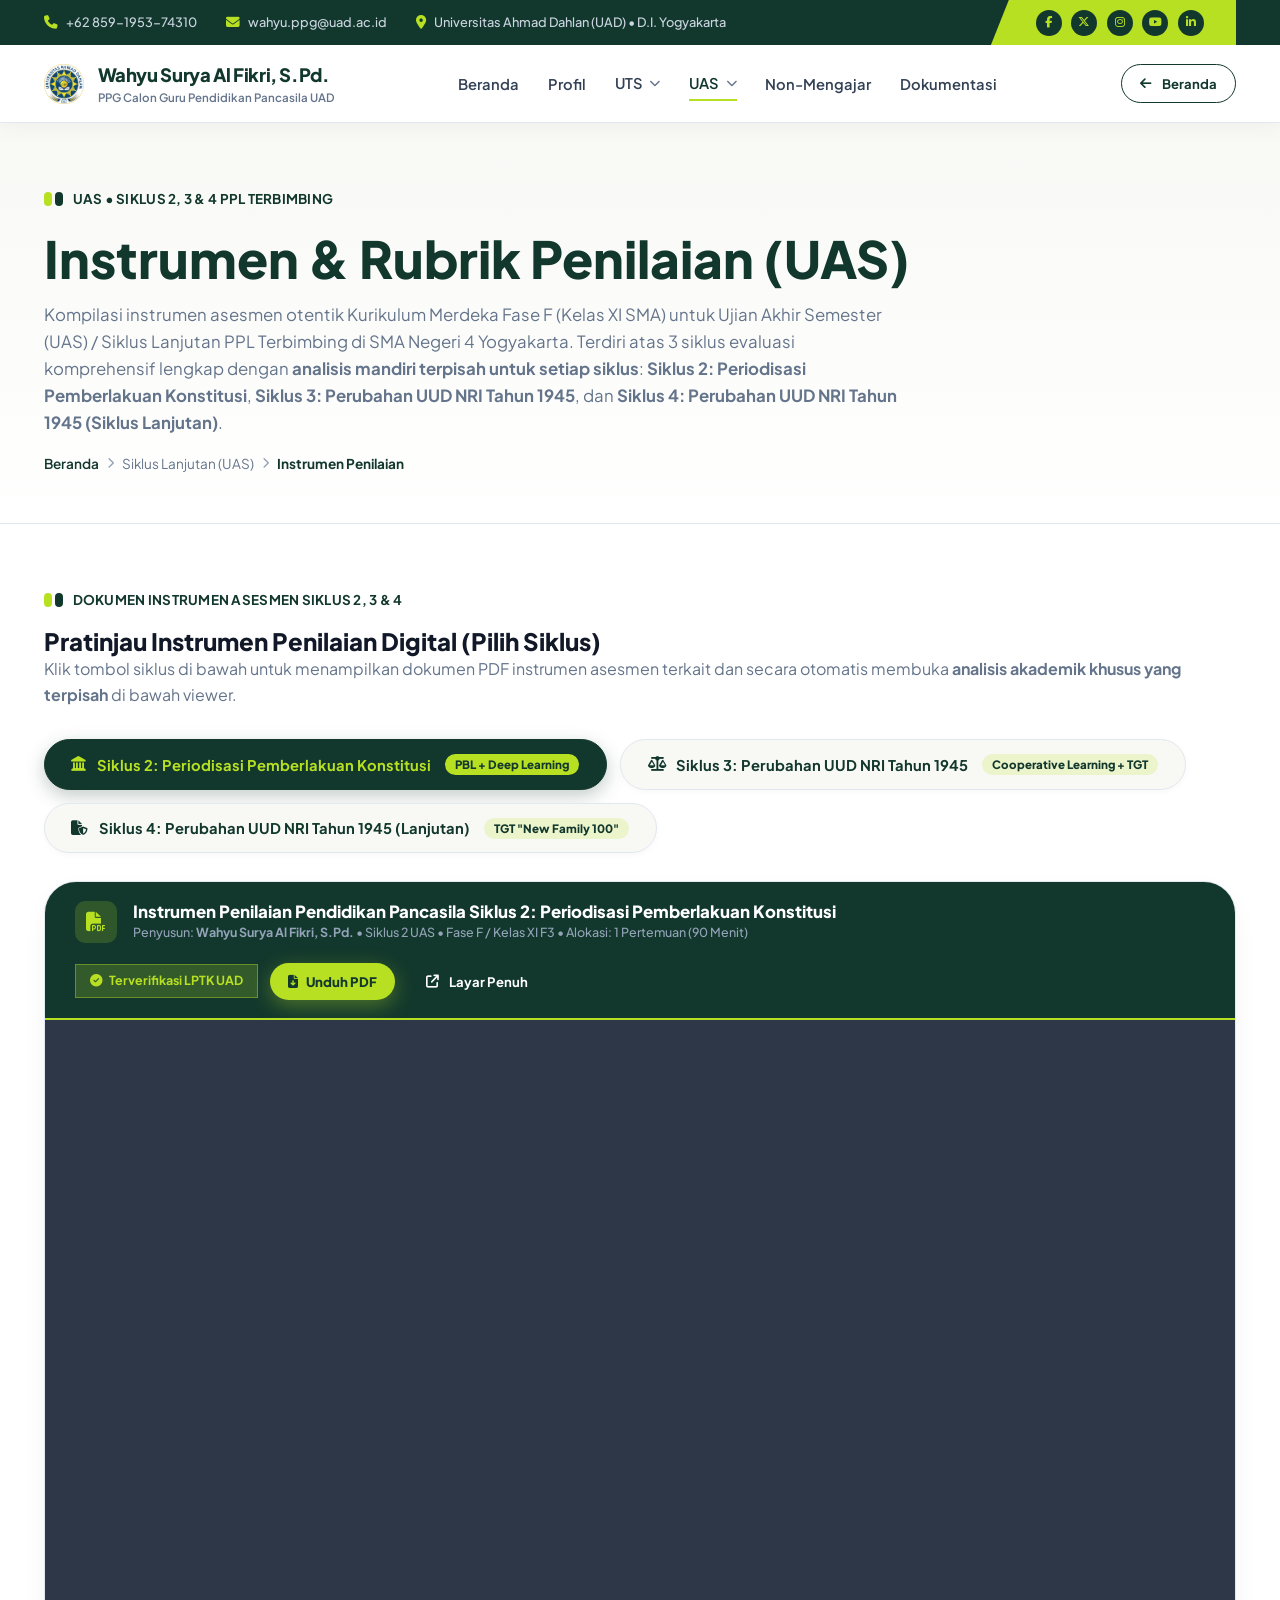
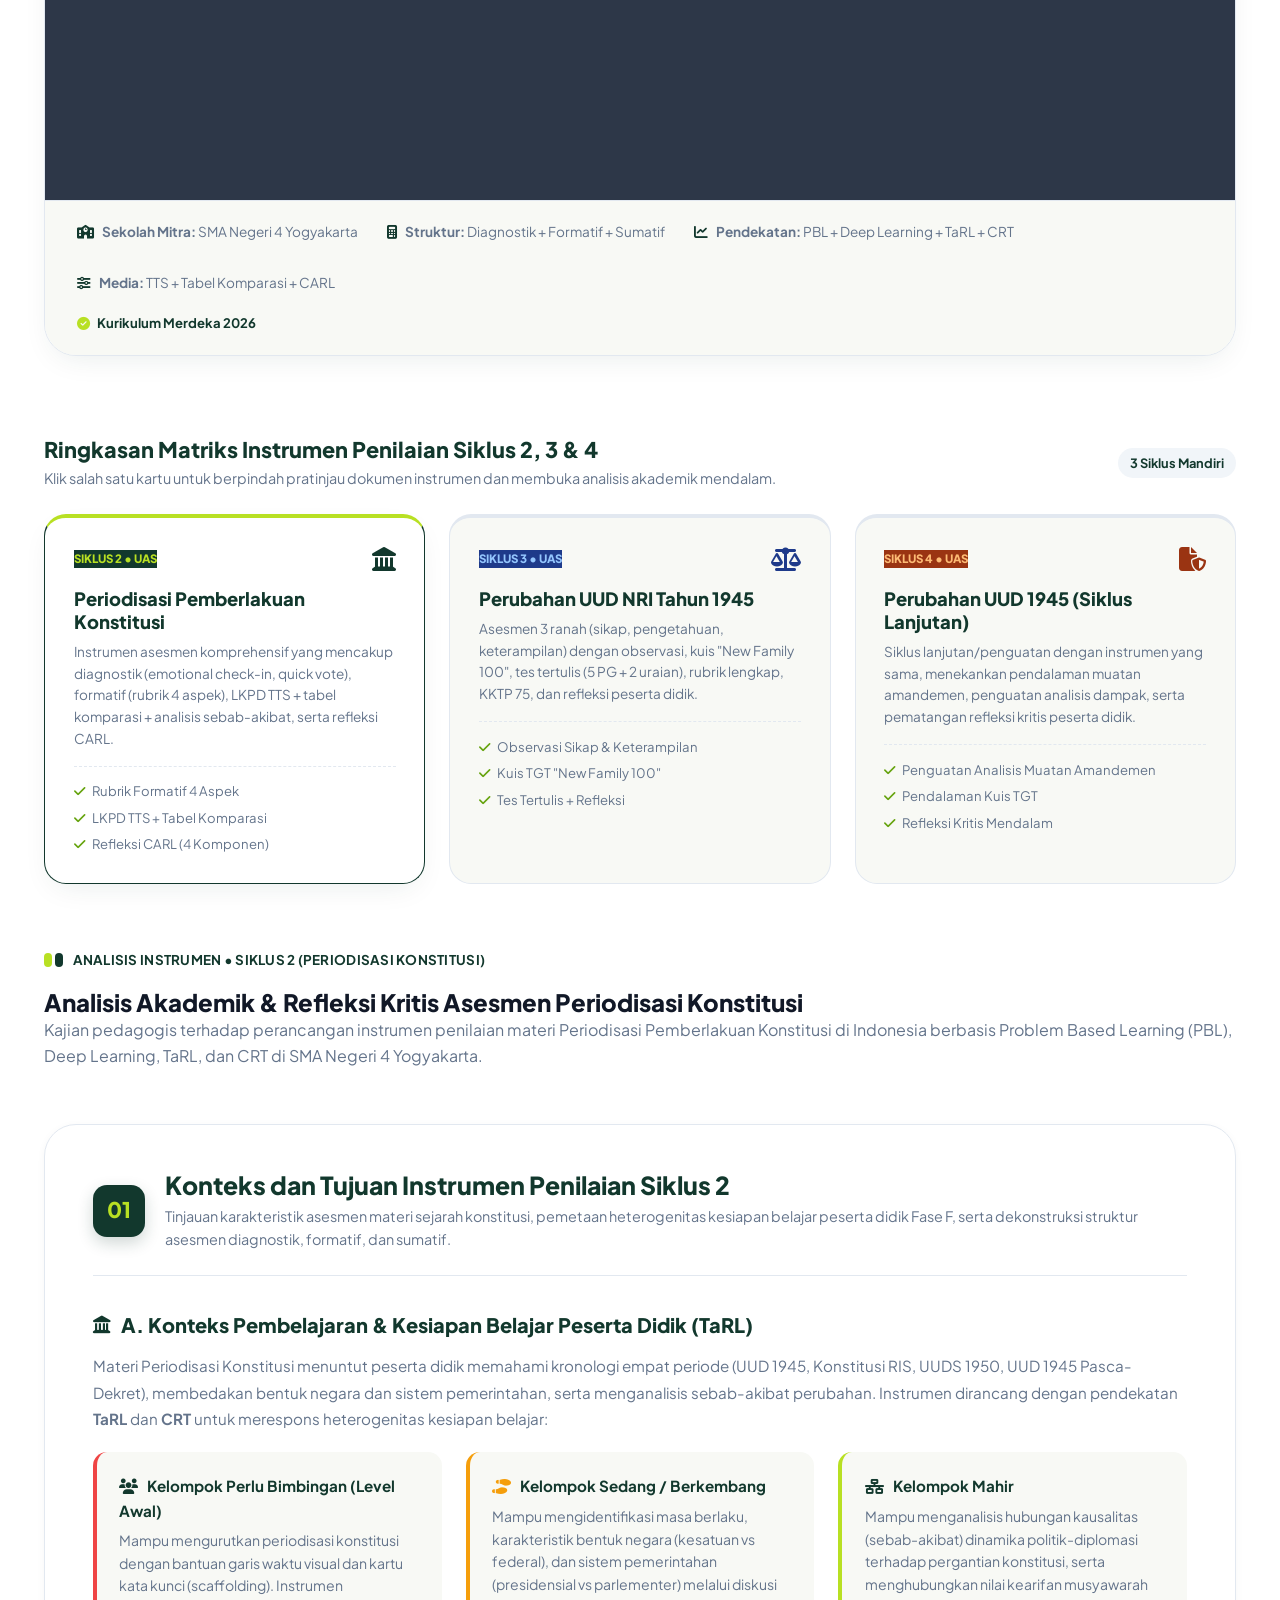
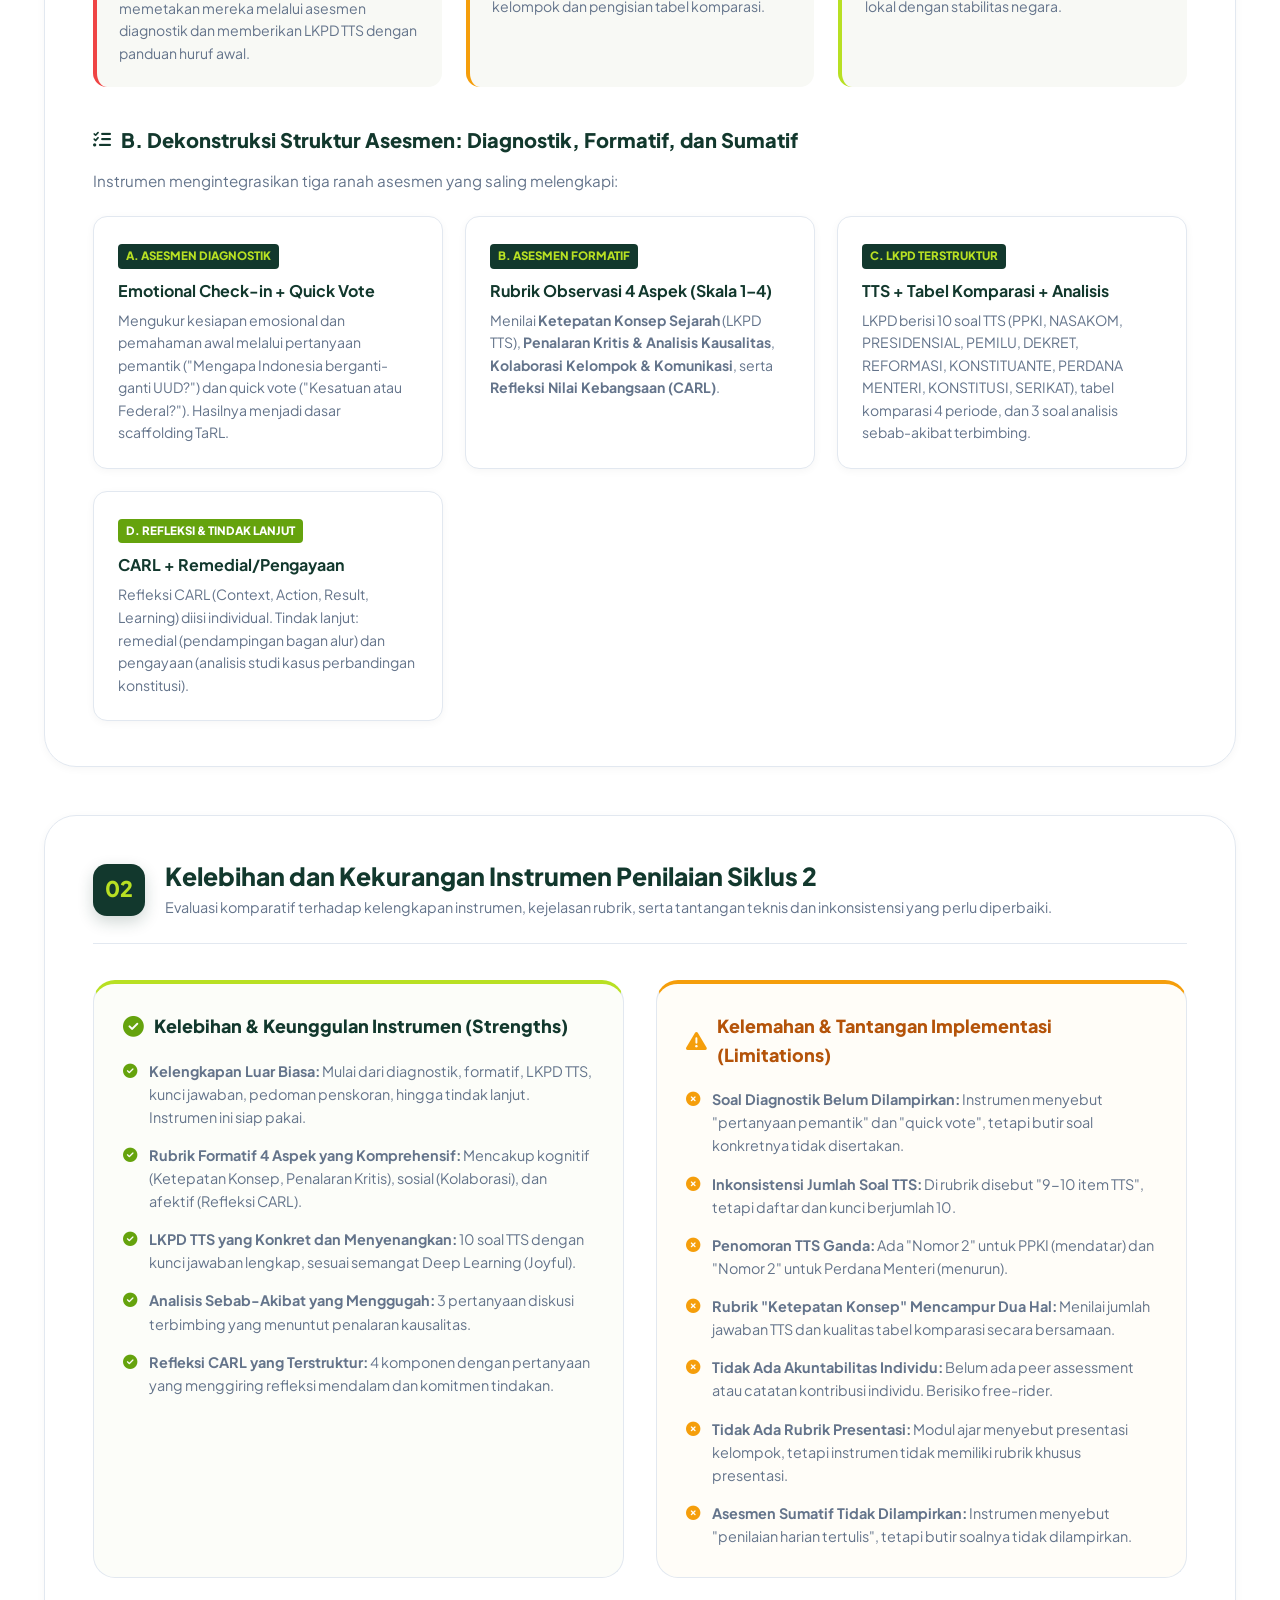
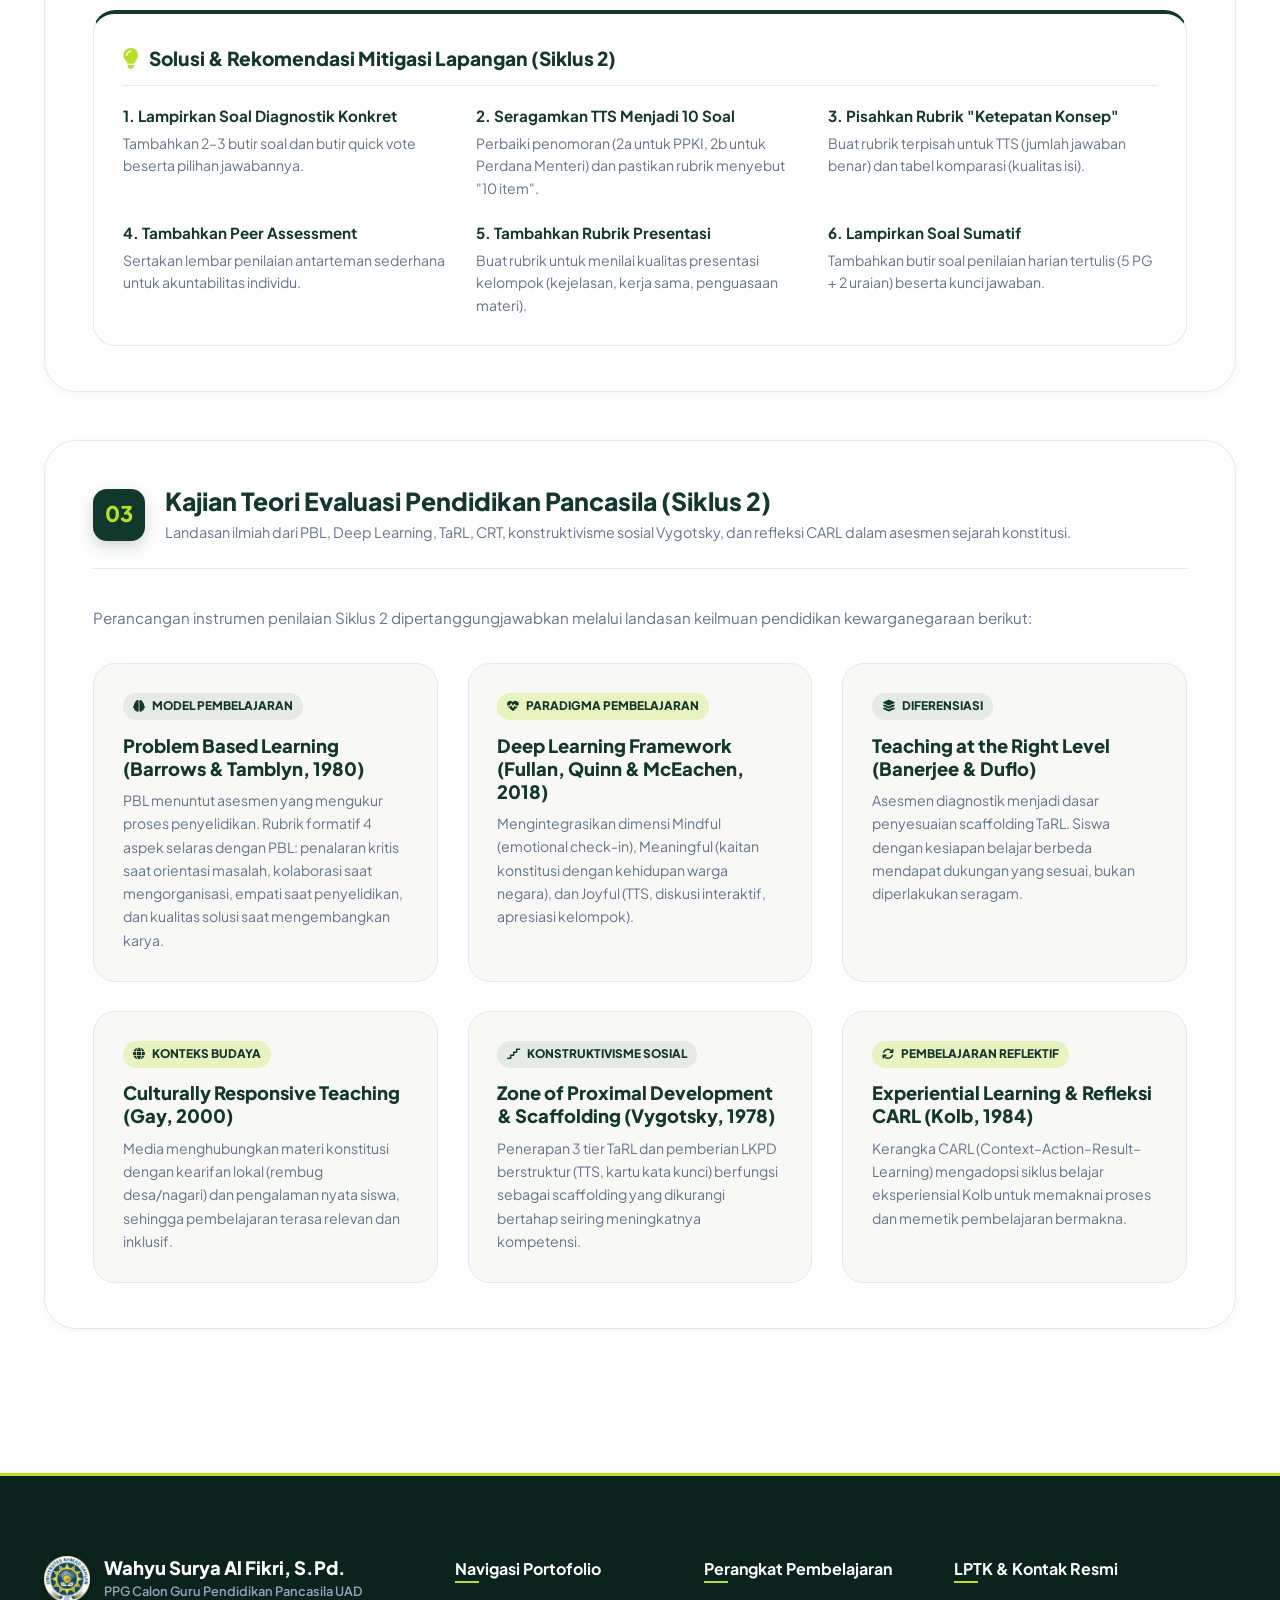
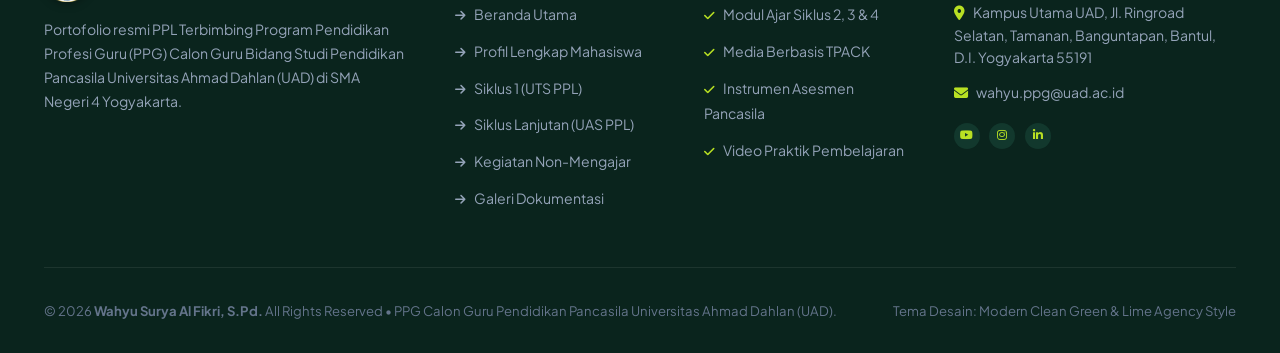
<file: UAS/instrumen.html>
<!doctype html>
<html lang="id">
  <head>
    <meta charset="UTF-8" />
    <meta name="viewport" content="width=device-width, initial-scale=1.0" />
    <title>UAS - Instrumen & Rubrik Penilaian Pendidikan Pancasila | Wahyu Surya Al Fikri, S.Pd. - UAD</title>

    <link rel="icon" type="image/png" href="../logo.png" />
    <link rel="preconnect" href="https://fonts.googleapis.com" />
    <link rel="preconnect" href="https://fonts.gstatic.com" crossorigin />
    <link href="https://fonts.googleapis.com/css2?family=Plus+Jakarta+Sans:wght@300;400;500;600;700;800&display=swap" rel="stylesheet" />
    <link rel="stylesheet" href="https://cdnjs.cloudflare.com/ajax/libs/font-awesome/6.5.1/css/all.min.css" />
    <link rel="stylesheet" href="../css/style.css" />

    <style>
      /* Cycle Switcher Tabs for UAS */
      .uas-tabs-wrapper {
        display: flex;
        gap: 0.85rem;
        margin-bottom: 1.75rem;
        flex-wrap: wrap;
      }
      .uas-tab-btn {
        background: #f8f9f5;
        border: 1px solid var(--color-border-light);
        color: var(--color-primary-dark);
        padding: 0.85rem 1.65rem;
        border-radius: var(--radius-pill);
        font-size: 0.92rem;
        font-weight: 700;
        cursor: pointer;
        display: inline-flex;
        align-items: center;
        gap: 0.65rem;
        transition: var(--transition-fast);
        box-shadow: 0 2px 6px rgba(0, 0, 0, 0.03);
      }
      .uas-tab-btn:hover {
        background: #ffffff;
        border-color: var(--color-primary-dark);
        transform: translateY(-2px);
        box-shadow: var(--shadow-sm);
      }
      .uas-tab-btn.active {
        background: var(--color-primary-dark);
        color: #ffffff;
        border-color: var(--color-primary-dark);
        box-shadow: var(--shadow-md);
      }
      .uas-tab-btn.active i {
        color: var(--color-accent-lime);
      }
      .uas-tab-badge {
        background: rgba(184, 224, 35, 0.2);
        color: var(--color-primary-dark);
        padding: 3px 10px;
        border-radius: var(--radius-pill);
        font-size: 0.72rem;
        font-weight: 800;
        margin-left: 0.25rem;
      }
      .uas-tab-btn.active .uas-tab-badge {
        background: var(--color-accent-lime);
        color: var(--color-primary-dark);
      }

      /* Analysis Containers Transition */
      .uas-analysis-container {
        display: none;
        animation: fadeInAnalysis 0.4s ease-in-out forwards;
      }
      .uas-analysis-container.active {
        display: block;
      }
      @keyframes fadeInAnalysis {
        from {
          opacity: 0;
          transform: translateY(12px);
        }
        to {
          opacity: 1;
          transform: translateY(0);
        }
      }

      /* Summary Card Grid */
      .uas-summary-grid {
        display: grid;
        grid-template-columns: repeat(auto-fit, minmax(320px, 1fr));
        gap: 1.5rem;
        margin-bottom: 3.5rem;
      }
      .uas-summary-card {
        background: #f8f9f5;
        border-radius: var(--radius-lg);
        padding: 1.8rem;
        border: 1px solid var(--color-border-light);
        border-top: 4px solid var(--color-border-light);
        transition: var(--transition-normal);
        cursor: pointer;
      }
      .uas-summary-card:hover {
        background: #ffffff;
        transform: translateY(-3px);
        box-shadow: var(--shadow-md);
      }
      .uas-summary-card.active {
        background: #ffffff;
        border-color: var(--color-primary-dark);
        border-top: 4px solid var(--color-accent-lime);
        box-shadow: var(--shadow-md);
      }
    </style>
  </head>
  <body>
    <!-- =================================================================
       1. TOPBAR (Contact Info & Angled Lime Social Strip)
       ================================================================= -->
    <div class="topbar">
      <div class="container topbar-inner">
        <div class="topbar-contact">
          <a href="tel:+62859195374310" class="topbar-item">
            <i class="fa-solid fa-phone"></i>
            <span>+62 859-1953-74310</span>
          </a>
          <a href="mailto:wahyu.ppg@uad.ac.id" class="topbar-item">
            <i class="fa-solid fa-envelope"></i>
            <span>wahyu.ppg@uad.ac.id</span>
          </a>
          <div class="topbar-item">
            <i class="fa-solid fa-location-dot"></i>
            <span>Universitas Ahmad Dahlan (UAD) • D.I. Yogyakarta</span>
          </div>
        </div>

        <div class="topbar-social-wrap">
          <a href="javascript:void(0)" onclick="showToast('Facebook Wahyu Surya Al Fikri')" class="social-circle-btn" aria-label="Facebook"><i class="fa-brands fa-facebook-f"></i></a>
          <a href="javascript:void(0)" onclick="showToast('Twitter / X')" class="social-circle-btn" aria-label="Twitter"><i class="fa-brands fa-x-twitter"></i></a>
          <a href="javascript:void(0)" onclick="showToast('Instagram Wahyu Surya Al Fikri')" class="social-circle-btn" aria-label="Instagram"><i class="fa-brands fa-instagram"></i></a>
          <a href="javascript:void(0)" onclick="showToast('Kanal YouTube Pembelajaran Pendidikan Pancasila')" class="social-circle-btn" aria-label="YouTube"><i class="fa-brands fa-youtube"></i></a>
          <a href="javascript:void(0)" onclick="showToast('LinkedIn Wahyu Surya Al Fikri')" class="social-circle-btn" aria-label="LinkedIn"><i class="fa-brands fa-linkedin-in"></i></a>
        </div>
      </div>
    </div>

    <!-- =================================================================
       2. MAIN NAVBAR
       ================================================================= -->
    <header class="navbar">
      <div class="container navbar-inner">
        <a href="../index.html" class="brand">
          <img src="../logo navbar.png" alt="Logo UAD" class="brand-logo-img" onerror="this.style.display = 'none'" />
          <div>
            <span class="brand-title">Wahyu Surya Al Fikri, S.Pd.</span>
            <span class="brand-subtitle">PPG Calon Guru Pendidikan Pancasila UAD</span>
          </div>
        </a>

        <nav>
          <ul class="nav-links">
            <li><a href="../index.html" class="nav-link">Beranda</a></li>
            <li><a href="../profil.html" class="nav-link">Profil</a></li>

            <!-- UTS Dropdown -->
            <li class="nav-item-dropdown">
              <a href="javascript:void(0)" class="nav-link dropdown-toggle" role="button"> UTS <i class="fa-solid fa-chevron-down chevron-icon"></i> </a>
              <ul class="dropdown-menu">
                <li>
                  <a href="../UTS/rancangan.html" class="dropdown-item"><i class="fa-solid fa-book-bookmark"></i> Rancangan</a>
                </li>
                <li>
                  <a href="../UTS/materi.html" class="dropdown-item"><i class="fa-solid fa-book-open"></i> Materi</a>
                </li>
                <li>
                  <a href="../UTS/media.html" class="dropdown-item"><i class="fa-solid fa-photo-film"></i> Media</a>
                </li>
                <li>
                  <a href="../UTS/instrumen.html" class="dropdown-item"><i class="fa-solid fa-clipboard-check"></i> Instrumen</a>
                </li>
                <li>
                  <a href="../UTS/video.html" class="dropdown-item"><i class="fa-solid fa-circle-play"></i> Video</a>
                </li>
              </ul>
            </li>

            <!-- UAS Dropdown (Active) -->
            <li class="nav-item-dropdown">
              <a href="javascript:void(0)" class="nav-link dropdown-toggle active" role="button"> UAS <i class="fa-solid fa-chevron-down chevron-icon"></i> </a>
              <ul class="dropdown-menu">
                <li>
                  <a href="rancangan.html" class="dropdown-item"><i class="fa-solid fa-book-bookmark"></i> Rancangan</a>
                </li>
                <li>
                  <a href="materi.html" class="dropdown-item"><i class="fa-solid fa-book-open"></i> Materi</a>
                </li>
                <li>
                  <a href="media.html" class="dropdown-item"><i class="fa-solid fa-photo-film"></i> Media</a>
                </li>
                <li>
                  <a href="instrumen.html" class="dropdown-item active" style="font-weight: 700"><i class="fa-solid fa-clipboard-check"></i> Instrumen</a>
                </li>
                <li>
                  <a href="video.html" class="dropdown-item"><i class="fa-solid fa-circle-play"></i> Video</a>
                </li>
              </ul>
            </li>

            <li><a href="../non-mengajar.html" class="nav-link">Non-Mengajar</a></li>
            <li><a href="../dokumentasi.html" class="nav-link">Dokumentasi</a></li>
          </ul>
        </nav>

        <div class="nav-actions">
          <a href="../index.html" class="btn btn-outline-dark btn-sm"> <i class="fa-solid fa-arrow-left"></i> Beranda </a>
          <button class="mobile-toggle" aria-label="Toggle Menu">
            <i class="fa-solid fa-bars"></i>
          </button>
        </div>
      </div>
    </header>

    <!-- =================================================================
       3. SUBPAGE HERO HEADER
       ================================================================= -->
    <section class="subpage-hero-agency">
      <div class="container">
        <div class="badge-pill-group">
          <span class="twin-dot-icon"> <span></span><span></span> </span>
          <span>UAS • SIKLUS 2, 3 & 4 PPL TERBIMBING</span>
        </div>

        <h1 style="font-size: clamp(2.2rem, 4vw, 3.2rem); color: var(--color-primary-dark); margin-bottom: 0.8rem">Instrumen & Rubrik Penilaian (UAS)</h1>
        <p style="max-width: 860px; font-size: 1.05rem; line-height: 1.6; color: var(--color-text-muted)">
          Kompilasi instrumen asesmen otentik Kurikulum Merdeka Fase F (Kelas XI SMA) untuk Ujian Akhir Semester (UAS) / Siklus Lanjutan PPL Terbimbing di SMA Negeri 4 Yogyakarta. Terdiri atas 3 siklus evaluasi komprehensif lengkap dengan
          <strong>analisis mandiri terpisah untuk setiap siklus</strong>: <strong>Siklus 2: Periodisasi Pemberlakuan Konstitusi</strong>, <strong>Siklus 3: Perubahan UUD NRI Tahun 1945</strong>, dan
          <strong>Siklus 4: Perubahan UUD NRI Tahun 1945 (Siklus Lanjutan)</strong>.
        </p>

        <div class="subpage-breadcrumb">
          <a href="../index.html">Beranda</a>
          <i class="fa-solid fa-chevron-right"></i>
          <span>Siklus Lanjutan (UAS)</span>
          <i class="fa-solid fa-chevron-right"></i>
          <span style="color: var(--color-primary-dark); font-weight: 700">Instrumen Penilaian</span>
        </div>
      </div>
    </section>

    <!-- =================================================================
       4. MAIN CONTENT: MULTI-SIKLUS PDF VIEWER & SEPARATE ANALYSES
       ================================================================= -->
    <main style="padding: 4rem 0 6rem; background: #ffffff">
      <div class="container">
        <!-- =============================================================
           A. MULTI-SIKLUS INTERACTIVE PDF VIEWER SECTION
           ============================================================= -->
        <section style="margin-bottom: 5rem">
          <div class="section-agency-head" style="margin-bottom: 2rem">
            <div class="badge-pill-group">
              <span class="twin-dot-icon"> <span></span><span></span> </span>
              <span>DOKUMEN INSTRUMEN ASESMEN SIKLUS 2, 3 & 4</span>
            </div>
            <h2 class="section-agency-title">Pratinjau Instrumen Penilaian Digital (Pilih Siklus)</h2>
            <p class="section-agency-subtitle">Klik tombol siklus di bawah untuk menampilkan dokumen PDF instrumen asesmen terkait dan secara otomatis membuka <strong>analisis akademik khusus yang terpisah</strong> di bawah viewer.</p>
          </div>

          <!-- Cycle Switcher Tab Navigation (3 Tab Terpisah) -->
          <div class="uas-tabs-wrapper">
            <button id="tab-btn-2" class="uas-tab-btn active" onclick="switchUASInstrumen(2)">
              <i class="fa-solid fa-landmark"></i> <span>Siklus 2: Periodisasi Pemberlakuan Konstitusi</span>
              <span class="uas-tab-badge">PBL + Deep Learning</span>
            </button>

            <button id="tab-btn-3" class="uas-tab-btn" onclick="switchUASInstrumen(3)">
              <i class="fa-solid fa-scale-balanced"></i> <span>Siklus 3: Perubahan UUD NRI Tahun 1945</span>
              <span class="uas-tab-badge">Cooperative Learning + TGT</span>
            </button>

            <button id="tab-btn-4" class="uas-tab-btn" onclick="switchUASInstrumen(4)">
              <i class="fa-solid fa-file-shield"></i> <span>Siklus 4: Perubahan UUD NRI Tahun 1945 (Lanjutan)</span>
              <span class="uas-tab-badge">TGT "New Family 100"</span>
            </button>
          </div>

          <!-- PDF Viewer Container Card -->
          <div class="pdf-viewer-card">
            <!-- Toolbar -->
            <div class="pdf-viewer-toolbar">
              <div class="pdf-toolbar-info">
                <div class="pdf-toolbar-icon">
                  <i class="fa-solid fa-file-pdf"></i>
                </div>
                <div>
                  <div id="uas-doc-title" class="pdf-toolbar-title">Instrumen Penilaian Pendidikan Pancasila Siklus 2: Periodisasi Pemberlakuan Konstitusi</div>
                  <div id="uas-doc-sub" class="pdf-toolbar-sub">Penyusun: <strong>Wahyu Surya Al Fikri, S.Pd.</strong> • Siklus 2 UAS • Fase F / Kelas XI F3 • Alokasi: 1 Pertemuan (90 Menit)</div>
                </div>
              </div>

              <div class="pdf-toolbar-actions">
                <span id="uas-doc-badge" class="tag-pill" style="background: rgba(184, 224, 35, 0.2); color: #b8e023; font-weight: 700; border: 1px solid rgba(184, 224, 35, 0.4); padding: 6px 14px; font-size: 0.78rem">
                  <i class="fa-solid fa-circle-check" style="margin-right: 5px"></i> Terverifikasi LPTK UAD
                </span>
                <a id="uas-doc-download" href="../Dokumen/Instrumen Siklus 2.pdf" download="Instrumen_Penilaian_Pancasila_Siklus2_PeriodisasiKonstitusi_WahyuSuryaAlFikri.pdf" class="btn btn-primary-lime btn-sm">
                  <i class="fa-solid fa-file-arrow-down"></i> Unduh PDF
                </a>
                <a id="uas-doc-fullscreen" href="../Dokumen/Instrumen Siklus 2.pdf" target="_blank" rel="noopener noreferrer" class="btn btn-outline-light btn-sm" style="border-color: rgba(255, 255, 255, 0.4); color: #ffffff">
                  <i class="fa-solid fa-arrow-up-right-from-square"></i> Layar Penuh
                </a>
              </div>
            </div>

            <!-- Embedded Frame -->
            <div class="pdf-frame-wrapper">
              <iframe id="uas-doc-iframe" src="../Dokumen/Instrumen Siklus 2.pdf#toolbar=1&navpanes=0&scrollbar=1" title="Instrumen Penilaian UAS Wahyu Surya Al Fikri" loading="lazy">
                <p style="padding: 2rem; color: #ffffff; text-align: center">
                  Peramban Anda tidak mendukung tampilan PDF langsung. Silakan
                  <a id="uas-doc-fallback" href="../Dokumen/Instrumen Siklus 2.pdf" target="_blank" style="color: var(--color-accent-lime); font-weight: bold; text-decoration: underline">
                    Klik di sini untuk mengunduh dokumen instrumen penilaian (.PDF) </a
                  >.
                </p>
              </iframe>
            </div>

            <!-- Footer Metadata Bar (Dynamic) -->
            <div id="uas-meta-bar" style="background: #f8f9f5; padding: 1.25rem 2rem; border-top: 1px solid var(--color-border-light); display: flex; align-items: center; justify-content: space-between; flex-wrap: wrap; gap: 1rem">
              <div style="display: flex; align-items: center; gap: 1.8rem; flex-wrap: wrap">
                <div style="font-size: 0.85rem; color: var(--color-text-muted)">
                  <i class="fa-solid fa-school" style="color: var(--color-primary-dark); margin-right: 6px"></i>
                  <span id="uas-meta-school"><strong>Sekolah Mitra:</strong> SMA Negeri 4 Yogyakarta</span>
                </div>
                <div style="font-size: 0.85rem; color: var(--color-text-muted)">
                  <i class="fa-solid fa-calculator" style="color: var(--color-primary-dark); margin-right: 6px"></i>
                  <span id="uas-meta-weight"><strong>Struktur:</strong> Diagnostik + Formatif + Sumatif</span>
                </div>
                <div style="font-size: 0.85rem; color: var(--color-text-muted)">
                  <i class="fa-solid fa-chart-line" style="color: var(--color-primary-dark); margin-right: 6px"></i>
                  <span id="uas-meta-kktp"><strong>Pendekatan:</strong> PBL + Deep Learning + TaRL + CRT</span>
                </div>
                <div style="font-size: 0.85rem; color: var(--color-text-muted)">
                  <i class="fa-solid fa-sliders" style="color: var(--color-primary-dark); margin-right: 6px"></i>
                  <span id="uas-meta-approach"><strong>Media:</strong> TTS + Tabel Komparasi + CARL</span>
                </div>
              </div>
              <div>
                <a href="javascript:void(0)" onclick="showToast('Instrumen Resmi PPL Terbimbing PPG UAD')" style="font-size: 0.82rem; color: var(--color-primary-dark); font-weight: 700; text-decoration: none">
                  <i class="fa-solid fa-circle-check" style="color: var(--color-accent-lime); margin-right: 5px"></i> Kurikulum Merdeka 2026
                </a>
              </div>
            </div>
          </div>
        </section>

        <!-- =============================================================
           B. QUICK SUMMARY CARDS (3 Cards)
           ============================================================= -->
        <section style="margin-bottom: 4rem">
          <div style="margin-bottom: 1.5rem; display: flex; align-items: center; justify-content: space-between; flex-wrap: wrap; gap: 1rem">
            <div>
              <h3 style="font-size: 1.35rem; font-weight: 800; color: var(--color-primary-dark); margin-bottom: 0.25rem">Ringkasan Matriks Instrumen Penilaian Siklus 2, 3 & 4</h3>
              <p style="font-size: 0.9rem; color: var(--color-text-muted); margin: 0">Klik salah satu kartu untuk berpindah pratinjau dokumen instrumen dan membuka analisis akademik mendalam.</p>
            </div>
            <span style="font-size: 0.8rem; background: #f1f5f9; color: var(--color-primary-dark); font-weight: 700; padding: 5px 12px; border-radius: var(--radius-pill)"> 3 Siklus Mandiri </span>
          </div>

          <div class="uas-summary-grid">
            <!-- Summary Card Siklus 2 -->
            <div id="sum-card-2" class="uas-summary-card active" onclick="switchUASInstrumen(2)">
              <div style="display: flex; align-items: center; justify-content: space-between; margin-bottom: 1rem">
                <span class="tag-pill" style="background: var(--color-primary-dark); color: var(--color-accent-lime); font-size: 0.72rem; font-weight: 800"> SIKLUS 2 • UAS </span>
                <i class="fa-solid fa-landmark" style="font-size: 1.5rem; color: var(--color-primary-dark)"></i>
              </div>
              <h4 style="font-size: 1.15rem; font-weight: 800; color: var(--color-primary-dark); margin-bottom: 0.5rem">Periodisasi Pemberlakuan Konstitusi</h4>
              <p style="font-size: 0.85rem; color: var(--color-text-muted); line-height: 1.6; margin-bottom: 1rem">
                Instrumen asesmen komprehensif yang mencakup diagnostik (emotional check-in, quick vote), formatif (rubrik 4 aspek), LKPD TTS + tabel komparasi + analisis sebab-akibat, serta refleksi CARL.
              </p>
              <div style="border-top: 1px dashed var(--color-border-light); padding-top: 0.85rem; font-size: 0.82rem; color: var(--color-text-muted); display: flex; flex-direction: column; gap: 0.35rem">
                <div><i class="fa-solid fa-check" style="color: #65a30d; margin-right: 5px"></i> Rubrik Formatif 4 Aspek</div>
                <div><i class="fa-solid fa-check" style="color: #65a30d; margin-right: 5px"></i> LKPD TTS + Tabel Komparasi</div>
                <div><i class="fa-solid fa-check" style="color: #65a30d; margin-right: 5px"></i> Refleksi CARL (4 Komponen)</div>
              </div>
            </div>

            <!-- Summary Card Siklus 3 -->
            <div id="sum-card-3" class="uas-summary-card" onclick="switchUASInstrumen(3)">
              <div style="display: flex; align-items: center; justify-content: space-between; margin-bottom: 1rem">
                <span class="tag-pill" style="background: #1e3a8a; color: #93c5fd; font-size: 0.72rem; font-weight: 800"> SIKLUS 3 • UAS </span>
                <i class="fa-solid fa-scale-balanced" style="font-size: 1.5rem; color: #1e3a8a"></i>
              </div>
              <h4 style="font-size: 1.15rem; font-weight: 800; color: var(--color-primary-dark); margin-bottom: 0.5rem">Perubahan UUD NRI Tahun 1945</h4>
              <p style="font-size: 0.85rem; color: var(--color-text-muted); line-height: 1.6; margin-bottom: 1rem">
                Asesmen 3 ranah (sikap, pengetahuan, keterampilan) dengan observasi, kuis "New Family 100", tes tertulis (5 PG + 2 uraian), rubrik lengkap, KKTP 75, dan refleksi peserta didik.
              </p>
              <div style="border-top: 1px dashed var(--color-border-light); padding-top: 0.85rem; font-size: 0.82rem; color: var(--color-text-muted); display: flex; flex-direction: column; gap: 0.35rem">
                <div><i class="fa-solid fa-check" style="color: #65a30d; margin-right: 5px"></i> Observasi Sikap & Keterampilan</div>
                <div><i class="fa-solid fa-check" style="color: #65a30d; margin-right: 5px"></i> Kuis TGT "New Family 100"</div>
                <div><i class="fa-solid fa-check" style="color: #65a30d; margin-right: 5px"></i> Tes Tertulis + Refleksi</div>
              </div>
            </div>

            <!-- Summary Card Siklus 4 -->
            <div id="sum-card-4" class="uas-summary-card" onclick="switchUASInstrumen(4)">
              <div style="display: flex; align-items: center; justify-content: space-between; margin-bottom: 1rem">
                <span class="tag-pill" style="background: #9a3412; color: #fdba74; font-size: 0.72rem; font-weight: 800"> SIKLUS 4 • UAS </span>
                <i class="fa-solid fa-file-shield" style="font-size: 1.5rem; color: #9a3412"></i>
              </div>
              <h4 style="font-size: 1.15rem; font-weight: 800; color: var(--color-primary-dark); margin-bottom: 0.5rem">Perubahan UUD 1945 (Siklus Lanjutan)</h4>
              <p style="font-size: 0.85rem; color: var(--color-text-muted); line-height: 1.6; margin-bottom: 1rem">
                Siklus lanjutan/penguatan dengan instrumen yang sama, menekankan pendalaman muatan amandemen, penguatan analisis dampak, serta pematangan refleksi kritis peserta didik.
              </p>
              <div style="border-top: 1px dashed var(--color-border-light); padding-top: 0.85rem; font-size: 0.82rem; color: var(--color-text-muted); display: flex; flex-direction: column; gap: 0.35rem">
                <div><i class="fa-solid fa-check" style="color: #65a30d; margin-right: 5px"></i> Penguatan Analisis Muatan Amandemen</div>
                <div><i class="fa-solid fa-check" style="color: #65a30d; margin-right: 5px"></i> Pendalaman Kuis TGT</div>
                <div><i class="fa-solid fa-check" style="color: #65a30d; margin-right: 5px"></i> Refleksi Kritis Mendalam</div>
              </div>
            </div>
          </div>
        </section>

        <!-- =============================================================
           C. SEPARATE COMPREHENSIVE ANALYSES
           ============================================================= -->

        <!-- =============================================================
           CONTAINER SIKLUS 2
           ============================================================= -->
        <div id="analysis-siklus-2" class="uas-analysis-container active">
          <div class="section-agency-head" style="margin-bottom: 3.5rem">
            <div class="badge-pill-group">
              <span class="twin-dot-icon"> <span></span><span></span> </span>
              <span>ANALISIS INSTRUMEN • SIKLUS 2 (PERIODISASI KONSTITUSI)</span>
            </div>
            <h2 class="section-agency-title">Analisis Akademik & Refleksi Kritis Asesmen Periodisasi Konstitusi</h2>
            <p class="section-agency-subtitle">
              Kajian pedagogis terhadap perancangan instrumen penilaian materi Periodisasi Pemberlakuan Konstitusi di Indonesia berbasis Problem Based Learning (PBL), Deep Learning, TaRL, dan CRT di SMA Negeri 4 Yogyakarta.
            </p>
          </div>

          <!-- 01. Konteks dan Tujuan (Siklus 2) -->
          <article class="analysis-module-card">
            <div class="analysis-module-header">
              <div class="analysis-module-num">01</div>
              <div>
                <h3 class="analysis-module-title">Konteks dan Tujuan Instrumen Penilaian Siklus 2</h3>
                <p class="analysis-module-desc">
                  Tinjauan karakteristik asesmen materi sejarah konstitusi, pemetaan heterogenitas kesiapan belajar peserta didik Fase F, serta dekonstruksi struktur asesmen diagnostik, formatif, dan sumatif.
                </p>
              </div>
            </div>

            <div class="analysis-content-body">
              <div style="margin-bottom: 2.5rem">
                <h4 style="font-size: 1.25rem; font-weight: 800; color: var(--color-primary-dark); margin-bottom: 1rem; display: flex; align-items: center; gap: 0.65rem">
                  <i class="fa-solid fa-landmark" style="color: var(--color-primary-dark); font-size: 1.1rem"></i>
                  A. Konteks Pembelajaran & Kesiapan Belajar Peserta Didik (TaRL)
                </h4>
                <p style="font-size: 0.95rem; color: var(--color-text-muted); line-height: 1.75; margin-bottom: 1.2rem">
                  Materi Periodisasi Konstitusi menuntut peserta didik memahami kronologi empat periode (UUD 1945, Konstitusi RIS, UUDS 1950, UUD 1945 Pasca-Dekret), membedakan bentuk negara dan sistem pemerintahan, serta menganalisis
                  sebab-akibat perubahan. Instrumen dirancang dengan pendekatan <strong>TaRL</strong> dan <strong>CRT</strong> untuk merespons heterogenitas kesiapan belajar:
                </p>

                <div style="display: grid; grid-template-columns: repeat(auto-fit, minmax(320px, 1fr)); gap: 1.5rem; margin-bottom: 1.5rem">
                  <div style="background: #f8f9f5; border-radius: var(--radius-md); padding: 1.4rem; border-left: 4px solid #ef4444">
                    <strong style="display: block; color: var(--color-primary-dark); font-size: 0.95rem; margin-bottom: 0.4rem"> <i class="fa-solid fa-users" style="margin-right: 6px"></i> Kelompok Perlu Bimbingan (Level Awal) </strong>
                    <p style="font-size: 0.88rem; color: var(--color-text-muted); line-height: 1.6; margin: 0">
                      Mampu mengurutkan periodisasi konstitusi dengan bantuan garis waktu visual dan kartu kata kunci (scaffolding). Instrumen memetakan mereka melalui asesmen diagnostik dan memberikan LKPD TTS dengan panduan huruf awal.
                    </p>
                  </div>

                  <div style="background: #f8f9f5; border-radius: var(--radius-md); padding: 1.4rem; border-left: 4px solid #f59e0b">
                    <strong style="display: block; color: var(--color-primary-dark); font-size: 0.95rem; margin-bottom: 0.4rem">
                      <i class="fa-solid fa-shoe-prints" style="margin-right: 6px; color: #f59e0b"></i> Kelompok Sedang / Berkembang
                    </strong>
                    <p style="font-size: 0.88rem; color: var(--color-text-muted); line-height: 1.6; margin: 0">
                      Mampu mengidentifikasi masa berlaku, karakteristik bentuk negara (kesatuan vs federal), dan sistem pemerintahan (presidensial vs parlementer) melalui diskusi kelompok dan pengisian tabel komparasi.
                    </p>
                  </div>

                  <div style="background: #f8f9f5; border-radius: var(--radius-md); padding: 1.4rem; border-left: 4px solid var(--color-accent-lime)">
                    <strong style="display: block; color: var(--color-primary-dark); font-size: 0.95rem; margin-bottom: 0.4rem"> <i class="fa-solid fa-network-wired" style="margin-right: 6px"></i> Kelompok Mahir </strong>
                    <p style="font-size: 0.88rem; color: var(--color-text-muted); line-height: 1.6; margin: 0">
                      Mampu menganalisis hubungan kausalitas (sebab-akibat) dinamika politik-diplomasi terhadap pergantian konstitusi, serta menghubungkan nilai kearifan musyawarah lokal dengan stabilitas negara.
                    </p>
                  </div>
                </div>
              </div>

              <!-- Dekonstruksi Asesmen Otentik Siklus 2 -->
              <div>
                <h4 style="font-size: 1.25rem; font-weight: 800; color: var(--color-primary-dark); margin-bottom: 1rem; display: flex; align-items: center; gap: 0.65rem">
                  <i class="fa-solid fa-list-check" style="color: var(--color-primary-dark); font-size: 1.1rem"></i>
                  B. Dekonstruksi Struktur Asesmen: Diagnostik, Formatif, dan Sumatif
                </h4>
                <p style="font-size: 0.95rem; color: var(--color-text-muted); line-height: 1.7; margin-bottom: 1.4rem">Instrumen mengintegrasikan tiga ranah asesmen yang saling melengkapi:</p>

                <div style="display: grid; grid-template-columns: repeat(auto-fit, minmax(260px, 1fr)); gap: 1.4rem">
                  <div style="background: #ffffff; border: 1px solid var(--color-border-light); border-radius: var(--radius-md); padding: 1.5rem; box-shadow: var(--shadow-sm)">
                    <div style="display: inline-block; background: var(--color-primary-dark); color: var(--color-accent-lime); font-size: 0.72rem; font-weight: 800; padding: 3px 8px; border-radius: 4px; margin-bottom: 0.75rem">
                      A. ASESMEN DIAGNOSTIK
                    </div>
                    <h5 style="font-size: 1rem; font-weight: 700; color: var(--color-primary-dark); margin-bottom: 0.5rem">Emotional Check-in + Quick Vote</h5>
                    <p style="font-size: 0.88rem; color: var(--color-text-muted); line-height: 1.6; margin: 0">
                      Mengukur kesiapan emosional dan pemahaman awal melalui pertanyaan pemantik ("Mengapa Indonesia berganti-ganti UUD?") dan quick vote ("Kesatuan atau Federal?"). Hasilnya menjadi dasar scaffolding TaRL.
                    </p>
                  </div>

                  <div style="background: #ffffff; border: 1px solid var(--color-border-light); border-radius: var(--radius-md); padding: 1.5rem; box-shadow: var(--shadow-sm)">
                    <div style="display: inline-block; background: var(--color-primary-dark); color: var(--color-accent-lime); font-size: 0.72rem; font-weight: 800; padding: 3px 8px; border-radius: 4px; margin-bottom: 0.75rem">
                      B. ASESMEN FORMATIF
                    </div>
                    <h5 style="font-size: 1rem; font-weight: 700; color: var(--color-primary-dark); margin-bottom: 0.5rem">Rubrik Observasi 4 Aspek (Skala 1–4)</h5>
                    <p style="font-size: 0.88rem; color: var(--color-text-muted); line-height: 1.6; margin: 0">
                      Menilai <strong>Ketepatan Konsep Sejarah</strong> (LKPD TTS), <strong>Penalaran Kritis & Analisis Kausalitas</strong>, <strong>Kolaborasi Kelompok & Komunikasi</strong>, serta
                      <strong>Refleksi Nilai Kebangsaan (CARL)</strong>.
                    </p>
                  </div>

                  <div style="background: #ffffff; border: 1px solid var(--color-border-light); border-radius: var(--radius-md); padding: 1.5rem; box-shadow: var(--shadow-sm)">
                    <div style="display: inline-block; background: var(--color-primary-dark); color: var(--color-accent-lime); font-size: 0.72rem; font-weight: 800; padding: 3px 8px; border-radius: 4px; margin-bottom: 0.75rem">
                      C. LKPD TERSTRUKTUR
                    </div>
                    <h5 style="font-size: 1rem; font-weight: 700; color: var(--color-primary-dark); margin-bottom: 0.5rem">TTS + Tabel Komparasi + Analisis</h5>
                    <p style="font-size: 0.88rem; color: var(--color-text-muted); line-height: 1.6; margin: 0">
                      LKPD berisi 10 soal TTS (PPKI, NASAKOM, PRESIDENSIAL, PEMILU, DEKRET, REFORMASI, KONSTITUANTE, PERDANA MENTERI, KONSTITUSI, SERIKAT), tabel komparasi 4 periode, dan 3 soal analisis sebab-akibat terbimbing.
                    </p>
                  </div>

                  <div style="background: #ffffff; border: 1px solid var(--color-border-light); border-radius: var(--radius-md); padding: 1.5rem; box-shadow: var(--shadow-sm)">
                    <div style="display: inline-block; background: #65a30d; color: #ffffff; font-size: 0.72rem; font-weight: 800; padding: 3px 8px; border-radius: 4px; margin-bottom: 0.75rem">D. REFLEKSI & TINDAK LANJUT</div>
                    <h5 style="font-size: 1rem; font-weight: 700; color: var(--color-primary-dark); margin-bottom: 0.5rem">CARL + Remedial/Pengayaan</h5>
                    <p style="font-size: 0.88rem; color: var(--color-text-muted); line-height: 1.6; margin: 0">
                      Refleksi CARL (Context, Action, Result, Learning) diisi individual. Tindak lanjut: remedial (pendampingan bagan alur) dan pengayaan (analisis studi kasus perbandingan konstitusi).
                    </p>
                  </div>
                </div>
              </div>
            </div>
          </article>

          <!-- 02. Kelebihan dan Kekurangan (Siklus 2) -->
          <article class="analysis-module-card">
            <div class="analysis-module-header">
              <div class="analysis-module-num">02</div>
              <div>
                <h3 class="analysis-module-title">Kelebihan dan Kekurangan Instrumen Penilaian Siklus 2</h3>
                <p class="analysis-module-desc">Evaluasi komparatif terhadap kelengkapan instrumen, kejelasan rubrik, serta tantangan teknis dan inkonsistensi yang perlu diperbaiki.</p>
              </div>
            </div>

            <div class="analysis-content-body">
              <div class="analysis-grid-2col">
                <div class="analysis-box-item pro">
                  <div class="analysis-box-title" style="color: var(--color-primary-dark)">
                    <i class="fa-solid fa-circle-check" style="color: #65a30d; font-size: 1.3rem"></i>
                    Kelebihan & Keunggulan Instrumen (Strengths)
                  </div>
                  <ul class="analysis-list">
                    <li>
                      <i class="fa-solid fa-check-circle" style="color: #65a30d"></i>
                      <div>
                        <strong>Kelengkapan Luar Biasa:</strong>
                        Mulai dari diagnostik, formatif, LKPD TTS, kunci jawaban, pedoman penskoran, hingga tindak lanjut. Instrumen ini siap pakai.
                      </div>
                    </li>
                    <li>
                      <i class="fa-solid fa-check-circle" style="color: #65a30d"></i>
                      <div>
                        <strong>Rubrik Formatif 4 Aspek yang Komprehensif:</strong>
                        Mencakup kognitif (Ketepatan Konsep, Penalaran Kritis), sosial (Kolaborasi), dan afektif (Refleksi CARL).
                      </div>
                    </li>
                    <li>
                      <i class="fa-solid fa-check-circle" style="color: #65a30d"></i>
                      <div>
                        <strong>LKPD TTS yang Konkret dan Menyenangkan:</strong>
                        10 soal TTS dengan kunci jawaban lengkap, sesuai semangat Deep Learning (Joyful).
                      </div>
                    </li>
                    <li>
                      <i class="fa-solid fa-check-circle" style="color: #65a30d"></i>
                      <div>
                        <strong>Analisis Sebab-Akibat yang Menggugah:</strong>
                        3 pertanyaan diskusi terbimbing yang menuntut penalaran kausalitas.
                      </div>
                    </li>
                    <li>
                      <i class="fa-solid fa-check-circle" style="color: #65a30d"></i>
                      <div>
                        <strong>Refleksi CARL yang Terstruktur:</strong>
                        4 komponen dengan pertanyaan yang menggiring refleksi mendalam dan komitmen tindakan.
                      </div>
                    </li>
                  </ul>
                </div>

                <div class="analysis-box-item con">
                  <div class="analysis-box-title" style="color: #b45309">
                    <i class="fa-solid fa-triangle-exclamation" style="color: #f59e0b; font-size: 1.3rem"></i>
                    Kelemahan & Tantangan Implementasi (Limitations)
                  </div>
                  <ul class="analysis-list">
                    <li>
                      <i class="fa-solid fa-circle-xmark" style="color: #f59e0b"></i>
                      <div>
                        <strong>Soal Diagnostik Belum Dilampirkan:</strong>
                        Instrumen menyebut "pertanyaan pemantik" dan "quick vote", tetapi butir soal konkretnya tidak disertakan.
                      </div>
                    </li>
                    <li>
                      <i class="fa-solid fa-circle-xmark" style="color: #f59e0b"></i>
                      <div>
                        <strong>Inkonsistensi Jumlah Soal TTS:</strong>
                        Di rubrik disebut "9-10 item TTS", tetapi daftar dan kunci berjumlah 10.
                      </div>
                    </li>
                    <li>
                      <i class="fa-solid fa-circle-xmark" style="color: #f59e0b"></i>
                      <div>
                        <strong>Penomoran TTS Ganda:</strong>
                        Ada "Nomor 2" untuk PPKI (mendatar) dan "Nomor 2" untuk Perdana Menteri (menurun).
                      </div>
                    </li>
                    <li>
                      <i class="fa-solid fa-circle-xmark" style="color: #f59e0b"></i>
                      <div>
                        <strong>Rubrik "Ketepatan Konsep" Mencampur Dua Hal:</strong>
                        Menilai jumlah jawaban TTS dan kualitas tabel komparasi secara bersamaan.
                      </div>
                    </li>
                    <li>
                      <i class="fa-solid fa-circle-xmark" style="color: #f59e0b"></i>
                      <div>
                        <strong>Tidak Ada Akuntabilitas Individu:</strong>
                        Belum ada peer assessment atau catatan kontribusi individu. Berisiko free-rider.
                      </div>
                    </li>
                    <li>
                      <i class="fa-solid fa-circle-xmark" style="color: #f59e0b"></i>
                      <div>
                        <strong>Tidak Ada Rubrik Presentasi:</strong>
                        Modul ajar menyebut presentasi kelompok, tetapi instrumen tidak memiliki rubrik khusus presentasi.
                      </div>
                    </li>
                    <li>
                      <i class="fa-solid fa-circle-xmark" style="color: #f59e0b"></i>
                      <div>
                        <strong>Asesmen Sumatif Tidak Dilampirkan:</strong>
                        Instrumen menyebut "penilaian harian tertulis", tetapi butir soalnya tidak dilampirkan.
                      </div>
                    </li>
                  </ul>
                </div>
              </div>

              <div class="analysis-box-item solution">
                <div class="analysis-box-title" style="color: var(--color-primary-dark); font-size: 1.2rem; border-bottom: 1px solid var(--color-border-light); padding-bottom: 0.75rem; margin-bottom: 1.25rem">
                  <i class="fa-solid fa-lightbulb" style="color: var(--color-accent-lime); font-size: 1.3rem"></i>
                  Solusi & Rekomendasi Mitigasi Lapangan (Siklus 2)
                </div>
                <div style="display: grid; grid-template-columns: repeat(auto-fit, minmax(280px, 1fr)); gap: 1.5rem">
                  <div>
                    <h5 style="color: var(--color-primary-dark); font-size: 0.95rem; font-weight: 700; margin-bottom: 0.4rem">1. Lampirkan Soal Diagnostik Konkret</h5>
                    <p style="font-size: 0.88rem; color: var(--color-text-muted); line-height: 1.6; margin: 0">Tambahkan 2–3 butir soal dan butir quick vote beserta pilihan jawabannya.</p>
                  </div>
                  <div>
                    <h5 style="color: var(--color-primary-dark); font-size: 0.95rem; font-weight: 700; margin-bottom: 0.4rem">2. Seragamkan TTS Menjadi 10 Soal</h5>
                    <p style="font-size: 0.88rem; color: var(--color-text-muted); line-height: 1.6; margin: 0">Perbaiki penomoran (2a untuk PPKI, 2b untuk Perdana Menteri) dan pastikan rubrik menyebut "10 item".</p>
                  </div>
                  <div>
                    <h5 style="color: var(--color-primary-dark); font-size: 0.95rem; font-weight: 700; margin-bottom: 0.4rem">3. Pisahkan Rubrik "Ketepatan Konsep"</h5>
                    <p style="font-size: 0.88rem; color: var(--color-text-muted); line-height: 1.6; margin: 0">Buat rubrik terpisah untuk TTS (jumlah jawaban benar) dan tabel komparasi (kualitas isi).</p>
                  </div>
                  <div>
                    <h5 style="color: var(--color-primary-dark); font-size: 0.95rem; font-weight: 700; margin-bottom: 0.4rem">4. Tambahkan Peer Assessment</h5>
                    <p style="font-size: 0.88rem; color: var(--color-text-muted); line-height: 1.6; margin: 0">Sertakan lembar penilaian antarteman sederhana untuk akuntabilitas individu.</p>
                  </div>
                  <div>
                    <h5 style="color: var(--color-primary-dark); font-size: 0.95rem; font-weight: 700; margin-bottom: 0.4rem">5. Tambahkan Rubrik Presentasi</h5>
                    <p style="font-size: 0.88rem; color: var(--color-text-muted); line-height: 1.6; margin: 0">Buat rubrik untuk menilai kualitas presentasi kelompok (kejelasan, kerja sama, penguasaan materi).</p>
                  </div>
                  <div>
                    <h5 style="color: var(--color-primary-dark); font-size: 0.95rem; font-weight: 700; margin-bottom: 0.4rem">6. Lampirkan Soal Sumatif</h5>
                    <p style="font-size: 0.88rem; color: var(--color-text-muted); line-height: 1.6; margin: 0">Tambahkan butir soal penilaian harian tertulis (5 PG + 2 uraian) beserta kunci jawaban.</p>
                  </div>
                </div>
              </div>
            </div>
          </article>

          <!-- 03. Kajian Teori (Siklus 2) -->
          <article class="analysis-module-card">
            <div class="analysis-module-header">
              <div class="analysis-module-num">03</div>
              <div>
                <h3 class="analysis-module-title">Kajian Teori Evaluasi Pendidikan Pancasila (Siklus 2)</h3>
                <p class="analysis-module-desc">Landasan ilmiah dari PBL, Deep Learning, TaRL, CRT, konstruktivisme sosial Vygotsky, dan refleksi CARL dalam asesmen sejarah konstitusi.</p>
              </div>
            </div>

            <div class="analysis-content-body">
              <p style="font-size: 0.95rem; color: var(--color-text-muted); line-height: 1.75; margin-bottom: 2rem">
                Perancangan instrumen penilaian Siklus 2 dipertanggungjawabkan melalui landasan keilmuan pendidikan kewarganegaraan berikut:
              </p>

              <div class="theory-grid">
                <div class="theory-card">
                  <span class="theory-badge"><i class="fa-solid fa-brain" style="margin-right: 5px"></i> Model Pembelajaran</span>
                  <h4 class="theory-title">Problem Based Learning (Barrows & Tamblyn, 1980)</h4>
                  <p class="theory-desc">
                    PBL menuntut asesmen yang mengukur proses penyelidikan. Rubrik formatif 4 aspek selaras dengan PBL: penalaran kritis saat orientasi masalah, kolaborasi saat mengorganisasi, empati saat penyelidikan, dan kualitas solusi
                    saat mengembangkan karya.
                  </p>
                </div>
                <div class="theory-card">
                  <span class="theory-badge" style="background: rgba(184, 224, 35, 0.25)"><i class="fa-solid fa-heart-pulse" style="margin-right: 5px"></i> Paradigma Pembelajaran</span>
                  <h4 class="theory-title">Deep Learning Framework (Fullan, Quinn & McEachen, 2018)</h4>
                  <p class="theory-desc">Mengintegrasikan dimensi Mindful (emotional check-in), Meaningful (kaitan konstitusi dengan kehidupan warga negara), dan Joyful (TTS, diskusi interaktif, apresiasi kelompok).</p>
                </div>
                <div class="theory-card">
                  <span class="theory-badge"><i class="fa-solid fa-layer-group" style="margin-right: 5px"></i> Diferensiasi</span>
                  <h4 class="theory-title">Teaching at the Right Level (Banerjee & Duflo)</h4>
                  <p class="theory-desc">Asesmen diagnostik menjadi dasar penyesuaian scaffolding TaRL. Siswa dengan kesiapan belajar berbeda mendapat dukungan yang sesuai, bukan diperlakukan seragam.</p>
                </div>
                <div class="theory-card">
                  <span class="theory-badge" style="background: rgba(184, 224, 35, 0.25)"><i class="fa-solid fa-globe" style="margin-right: 5px"></i> Konteks Budaya</span>
                  <h4 class="theory-title">Culturally Responsive Teaching (Gay, 2000)</h4>
                  <p class="theory-desc">Media menghubungkan materi konstitusi dengan kearifan lokal (rembug desa/nagari) dan pengalaman nyata siswa, sehingga pembelajaran terasa relevan dan inklusif.</p>
                </div>
                <div class="theory-card">
                  <span class="theory-badge"><i class="fa-solid fa-stairs" style="margin-right: 5px"></i> Konstruktivisme Sosial</span>
                  <h4 class="theory-title">Zone of Proximal Development & Scaffolding (Vygotsky, 1978)</h4>
                  <p class="theory-desc">Penerapan 3 tier TaRL dan pemberian LKPD berstruktur (TTS, kartu kata kunci) berfungsi sebagai scaffolding yang dikurangi bertahap seiring meningkatnya kompetensi.</p>
                </div>
                <div class="theory-card">
                  <span class="theory-badge" style="background: rgba(184, 224, 35, 0.25)"><i class="fa-solid fa-arrows-rotate" style="margin-right: 5px"></i> Pembelajaran Reflektif</span>
                  <h4 class="theory-title">Experiential Learning & Refleksi CARL (Kolb, 1984)</h4>
                  <p class="theory-desc">Kerangka CARL (Context–Action–Result–Learning) mengadopsi siklus belajar eksperiensial Kolb untuk memaknai proses dan memetik pembelajaran bermakna.</p>
                </div>
              </div>
            </div>
          </article>
        </div>

        <!-- =============================================================
           CONTAINER SIKLUS 3
           ============================================================= -->
        <div id="analysis-siklus-3" class="uas-analysis-container">
          <div class="section-agency-head" style="margin-bottom: 3.5rem">
            <div class="badge-pill-group">
              <span class="twin-dot-icon"> <span></span><span></span> </span>
              <span>ANALISIS INSTRUMEN • SIKLUS 3 (PERUBAHAN UUD 1945)</span>
            </div>
            <h2 class="section-agency-title">Analisis Akademik & Refleksi Kritis Asesmen Perubahan UUD NRI Tahun 1945 (Siklus 3)</h2>
            <p class="section-agency-subtitle">
              Kajian ilmiah terhadap instrumen evaluasi materi Perubahan UUD NRI Tahun 1945 (Amandemen 1999–2002) berbasis Cooperative Learning, Teams Games Tournament (TGT) "New Family 100", TaRL, dan CRT di SMA Negeri 4 Yogyakarta pada
              Siklus 3 (Pertemuan 1 & 2).
            </p>
          </div>

          <!-- 01. Konteks dan Tujuan (Siklus 3) -->
          <article class="analysis-module-card">
            <div class="analysis-module-header">
              <div class="analysis-module-num">01</div>
              <div>
                <h3 class="analysis-module-title">Konteks dan Tujuan Instrumen Penilaian Siklus 3</h3>
                <p class="analysis-module-desc">
                  Tinjauan karakteristik asesmen 2 pertemuan (180 menit), pemetaan kesiapan belajar berbasis emotional check-in permen, serta dekonstruksi struktur asesmen sikap, pengetahuan, dan keterampilan.
                </p>
              </div>
            </div>

            <div class="analysis-content-body">
              <div style="margin-bottom: 2.5rem">
                <h4 style="font-size: 1.25rem; font-weight: 800; color: var(--color-primary-dark); margin-bottom: 1rem; display: flex; align-items: center; gap: 0.65rem">
                  <i class="fa-solid fa-scale-balanced" style="color: #1e3a8a; font-size: 1.1rem"></i>
                  A. Konteks Pembelajaran 2 Pertemuan & Kesiapan Belajar (TaRL + CRT)
                </h4>
                <p style="font-size: 0.95rem; color: var(--color-text-muted); line-height: 1.75; margin-bottom: 1.2rem">
                  Instrumen Siklus 3 dirancang untuk <strong>2 pertemuan (4 JP / 180 menit)</strong> dengan materi Perubahan UUD NRI Tahun 1945 (Amandemen 1999–2002). Pembelajaran menerapkan
                  <strong>Cooperative Learning + Teams Games Tournament (TGT)</strong> melalui kuis "New Family 100", diperkaya <strong>TaRL</strong> dan <strong>CRT</strong>. Instrumen mencakup tiga ranah asesmen:
                </p>

                <div style="display: grid; grid-template-columns: repeat(auto-fit, minmax(320px, 1fr)); gap: 1.5rem; margin-bottom: 1.5rem">
                  <div style="background: #f8f9f5; border-radius: var(--radius-md); padding: 1.4rem; border-left: 4px solid #1e3a8a">
                    <strong style="display: block; color: var(--color-primary-dark); font-size: 0.95rem; margin-bottom: 0.4rem">
                      <i class="fa-solid fa-face-smile" style="margin-right: 6px"></i> Emotional Check-in (TaRL Non-Kognitif)
                    </strong>
                    <p style="font-size: 0.88rem; color: var(--color-text-muted); line-height: 1.6; margin: 0">
                      Peserta didik memilih tingkat energi belajar (25% = permen Mint Z, 45% = Kopiko, 70% = Kiss). Guru mencatat pemetaan kesiapan untuk menyesuaikan kedalaman materi, membentuk kelompok heterogen, dan menentukan
                      pendampingan (TaRL).
                    </p>
                  </div>

                  <div style="background: #f8f9f5; border-radius: var(--radius-md); padding: 1.4rem; border-left: 4px solid #f59e0b">
                    <strong style="display: block; color: var(--color-primary-dark); font-size: 0.95rem; margin-bottom: 0.4rem">
                      <i class="fa-solid fa-lightbulb" style="margin-right: 6px; color: #f59e0b"></i> Pertanyaan Pemantik (CRT)
                    </strong>
                    <p style="font-size: 0.88rem; color: var(--color-text-muted); line-height: 1.6; margin: 0">
                      "Jika peraturan kelas atau sekolah sudah tidak relevan dengan kebutuhan murid zaman sekarang, apakah peraturan tersebut boleh diperbaiki?" Analogi ini menjembatani konsep abstrak amandemen konstitusi dengan pengalaman
                      nyata siswa.
                    </p>
                  </div>

                  <div style="background: #f8f9f5; border-radius: var(--radius-md); padding: 1.4rem; border-left: 4px solid var(--color-accent-lime)">
                    <strong style="display: block; color: var(--color-primary-dark); font-size: 0.95rem; margin-bottom: 0.4rem"> <i class="fa-solid fa-trophy" style="margin-right: 6px"></i> Kuis "New Family 100" (TGT) </strong>
                    <p style="font-size: 0.88rem; color: var(--color-text-muted); line-height: 1.6; margin: 0">
                      Kuis kelompok dengan Ronde 1 (Adu Cepat) dan Ronde 2 (Tebak Jawaban) menjadi media joyful learning yang menantang. Skor kuis (100, 80, 60, 40, 20 poin) dikonversi menjadi nilai pengetahuan kelompok.
                    </p>
                  </div>
                </div>
              </div>

              <!-- Dekonstruksi Asesmen Siklus 3 -->
              <div>
                <h4 style="font-size: 1.25rem; font-weight: 800; color: var(--color-primary-dark); margin-bottom: 1rem; display: flex; align-items: center; gap: 0.65rem">
                  <i class="fa-solid fa-list-check" style="color: #1e3a8a; font-size: 1.1rem"></i>
                  B. Dekonstruksi 3 Ranah Asesmen: Sikap, Pengetahuan, Keterampilan
                </h4>
                <p style="font-size: 0.95rem; color: var(--color-text-muted); line-height: 1.7; margin-bottom: 1.4rem">Instrumen mencakup tiga ranah asesmen yang saling melengkapi dengan formula pengolahan nilai yang transparan:</p>

                <div style="display: grid; grid-template-columns: repeat(auto-fit, minmax(260px, 1fr)); gap: 1.4rem">
                  <div style="background: #ffffff; border: 1px solid var(--color-border-light); border-radius: var(--radius-md); padding: 1.5rem; box-shadow: var(--shadow-sm)">
                    <div style="display: inline-block; background: #1e3a8a; color: #93c5fd; font-size: 0.72rem; font-weight: 800; padding: 3px 8px; border-radius: 4px; margin-bottom: 0.75rem">RANAH SIKAP • 20%</div>
                    <h5 style="font-size: 1rem; font-weight: 700; color: var(--color-primary-dark); margin-bottom: 0.5rem">Lembar Observasi Sikap (3 Indikator)</h5>
                    <p style="font-size: 0.88rem; color: var(--color-text-muted); line-height: 1.6; margin: 0">
                      Menilai <strong>Kerja Sama</strong>, <strong>Tanggung Jawab</strong>, serta <strong>Sportivitas</strong>. Skor 1–4 per indikator, dengan rubrik deskriptor 4 level yang operasional.
                    </p>
                  </div>

                  <div style="background: #ffffff; border: 1px solid var(--color-border-light); border-radius: var(--radius-md); padding: 1.5rem; box-shadow: var(--shadow-sm)">
                    <div style="display: inline-block; background: #1e3a8a; color: #93c5fd; font-size: 0.72rem; font-weight: 800; padding: 3px 8px; border-radius: 4px; margin-bottom: 0.75rem">RANAH PENGETAHUAN • 50%</div>
                    <h5 style="font-size: 1rem; font-weight: 700; color: var(--color-primary-dark); margin-bottom: 0.5rem">Kuis "New Family 100" + Tes Tertulis</h5>
                    <p style="font-size: 0.88rem; color: var(--color-text-muted); line-height: 1.6; margin: 0">
                      Nilai Pengetahuan = <strong>70% Tes Tertulis</strong> (5 PG + 2 Uraian, total 100 poin) + <strong>30% Kuis Kelompok</strong> (konversi skor TGT). Tes tertulis mencakup Pasal 37, kuorum 1/3, masa jabatan presiden, MK,
                      dan anggaran pendidikan 20%.
                    </p>
                  </div>

                  <div style="background: #ffffff; border: 1px solid var(--color-border-light); border-radius: var(--radius-md); padding: 1.5rem; box-shadow: var(--shadow-sm)">
                    <div style="display: inline-block; background: #1e3a8a; color: #93c5fd; font-size: 0.72rem; font-weight: 800; padding: 3px 8px; border-radius: 4px; margin-bottom: 0.75rem">RANAH KETERAMPILAN • 30%</div>
                    <h5 style="font-size: 1rem; font-weight: 700; color: var(--color-primary-dark); margin-bottom: 0.5rem">Lembar Observasi Keterampilan (3 Indikator)</h5>
                    <p style="font-size: 0.88rem; color: var(--color-text-muted); line-height: 1.6; margin: 0">
                      Menilai <strong>Berdiskusi</strong>, <strong>Menyampaikan Pendapat</strong>, serta <strong>Kerja Sama Tim dalam Kuis</strong>. Skor 1–4 per indikator dengan rubrik deskriptor yang teramati.
                    </p>
                  </div>

                  <div style="background: #ffffff; border: 1px solid var(--color-border-light); border-radius: var(--radius-md); padding: 1.5rem; box-shadow: var(--shadow-sm)">
                    <div style="display: inline-block; background: #65a30d; color: #ffffff; font-size: 0.72rem; font-weight: 800; padding: 3px 8px; border-radius: 4px; margin-bottom: 0.75rem">FORMULA & TINDAK LANJUT</div>
                    <h5 style="font-size: 1rem; font-weight: 700; color: var(--color-primary-dark); margin-bottom: 0.5rem">Nilai Akhir & KKTP 75</h5>
                    <p style="font-size: 0.88rem; color: var(--color-text-muted); line-height: 1.6; margin: 0">
                      Formula: <strong>NA = (50% × Pengetahuan) + (30% × Keterampilan) + (20% × Sikap)</strong>. Standar KKTP ≥ 75. Predikat: A (90–100), B (80–89), C (75–79), D (<75, remedial). Remedial: pembelajaran ulang + tutor sebaya.
                      Pengayaan: analisis studi kasus perbandingan konstitusi.
                    </p>
                  </div>
                </div>
              </div>
            </div>
          </article>

          <!-- 02. Kelebihan dan Kekurangan (Siklus 3) -->
          <article class="analysis-module-card">
            <div class="analysis-module-header">
              <div class="analysis-module-num">02</div>
              <div>
                <h3 class="analysis-module-title">Kelebihan dan Kekurangan Instrumen Penilaian Siklus 3</h3>
                <p class="analysis-module-desc">Evaluasi komparatif terhadap kelengkapan asesmen tiga ranah, kejelasan rubrik, serta tantangan teknis (durasi tes, akuntabilitas individu) yang perlu diperbaiki.</p>
              </div>
            </div>

            <div class="analysis-content-body">
              <div class="analysis-grid-2col">
                <div class="analysis-box-item pro">
                  <div class="analysis-box-title" style="color: #1e3a8a">
                    <i class="fa-solid fa-circle-check" style="color: #65a30d; font-size: 1.3rem"></i>
                    Kelebihan & Keunggulan Instrumen (Strengths)
                  </div>
                  <ul class="analysis-list">
                    <li>
                      <i class="fa-solid fa-check-circle" style="color: #65a30d"></i>
                      <div>
                        <strong>Kelengkapan Asesmen Tiga Ranah:</strong>
                        Mencakup sikap (observasi), pengetahuan (kuis + tes tertulis), dan keterampilan (observasi kinerja).
                      </div>
                    </li>
                    <li>
                      <i class="fa-solid fa-check-circle" style="color: #65a30d"></i>
                      <div>
                        <strong>Rubrik yang Operasional:</strong>
                        Setiap aspek memiliki deskriptor 4 level yang jelas dan teramati.
                      </div>
                    </li>
                    <li>
                      <i class="fa-solid fa-check-circle" style="color: #65a30d"></i>
                      <div>
                        <strong>Tes Tertulis dengan Kunci Jawaban:</strong>
                        5 PG + 2 uraian dengan kunci dan pedoman jawaban yang lengkap. Soal PG mencakup C2–C4.
                      </div>
                    </li>
                    <li>
                      <i class="fa-solid fa-check-circle" style="color: #65a30d"></i>
                      <div>
                        <strong>Soal Uraian HOTS:</strong>
                        Soal uraian 1 menuntut pemahaman konsep amandemen dan 5 kesepakatan dasar MPR. Soal uraian 2 menuntut analisis dampak amandemen bagi warga negara.
                      </div>
                    </li>
                    <li>
                      <i class="fa-solid fa-check-circle" style="color: #65a30d"></i>
                      <div>
                        <strong>Pengolahan Nilai yang Transparan:</strong>
                        Formula lengkap dengan contoh perhitungan yang jelas (Nilai Akhir 84,8 = B, tuntas).
                      </div>
                    </li>
                    <li>
                      <i class="fa-solid fa-check-circle" style="color: #65a30d"></i>
                      <div>
                        <strong>KKTP dan Tindak Lanjut yang Jelas:</strong>
                        KKTP 75 dengan predikat A/B/C/D. Remedial dan pengayaan yang detail.
                      </div>
                    </li>
                    <li>
                      <i class="fa-solid fa-check-circle" style="color: #65a30d"></i>
                      <div>
                        <strong>Refleksi Peserta Didik yang Mendalam:</strong>
                        6 pertanyaan reflektif + skala pemahaman Mint Z/Kopiko/Kiss yang kreatif.
                      </div>
                    </li>
                  </ul>
                </div>

                <div class="analysis-box-item con">
                  <div class="analysis-box-title" style="color: #b45309">
                    <i class="fa-solid fa-triangle-exclamation" style="color: #f59e0b; font-size: 1.3rem"></i>
                    Kelemahan & Tantangan Implementasi (Limitations)
                  </div>
                  <ul class="analysis-list">
                    <li>
                      <i class="fa-solid fa-circle-xmark" style="color: #f59e0b"></i>
                      <div>
                        <strong>Tes Tertulis 10 Menit Terlalu Singkat:</strong>
                        Untuk 5 PG + 2 uraian, 10 menit sangat ketat. Sebaiknya 15 menit.
                      </div>
                    </li>
                    <li>
                      <i class="fa-solid fa-circle-xmark" style="color: #f59e0b"></i>
                      <div>
                        <strong>Nilai Kuis Kelompok 30% Berisiko Free-Rider:</strong>
                        Siswa yang tidak berkontribusi tetap mendapat nilai tinggi karena teman sekelompoknya.
                      </div>
                    </li>
                    <li>
                      <i class="fa-solid fa-circle-xmark" style="color: #f59e0b"></i>
                      <div>
                        <strong>Tidak Ada Peer Assessment:</strong>
                        Tidak ada instrumen untuk menilai kontribusi individu dalam kelompok.
                      </div>
                    </li>
                    <li>
                      <i class="fa-solid fa-circle-xmark" style="color: #f59e0b"></i>
                      <div>
                        <strong>Lembar Observasi Hanya 5 Baris:</strong>
                        Format tabel hanya menyediakan 5 baris. Padahal kelas XI F3 memiliki 36 siswa.
                      </div>
                    </li>
                    <li>
                      <i class="fa-solid fa-circle-xmark" style="color: #f59e0b"></i>
                      <div>
                        <strong>Tidak Ada Rubrik Khusus Kuis "New Family 100":</strong>
                        Rubrik kuis hanya mengandalkan skor poin, tanpa rubrik kualitas jawaban/kerja sama.
                      </div>
                    </li>
                    <li>
                      <i class="fa-solid fa-circle-xmark" style="color: #f59e0b"></i>
                      <div>
                        <strong>Refleksi Hanya di Pertemuan 2:</strong>
                        Refleksi di Pertemuan 1 juga penting untuk memantau pemahaman siswa.
                      </div>
                    </li>
                  </ul>
                </div>
              </div>

              <div class="analysis-box-item solution">
                <div class="analysis-box-title" style="color: var(--color-primary-dark); font-size: 1.2rem; border-bottom: 1px solid var(--color-border-light); padding-bottom: 0.75rem; margin-bottom: 1.25rem">
                  <i class="fa-solid fa-lightbulb" style="color: var(--color-accent-lime); font-size: 1.3rem"></i>
                  Solusi & Rekomendasi Mitigasi Lapangan (Siklus 3)
                </div>
                <div style="display: grid; grid-template-columns: repeat(auto-fit, minmax(280px, 1fr)); gap: 1.5rem">
                  <div>
                    <h5 style="color: var(--color-primary-dark); font-size: 0.95rem; font-weight: 700; margin-bottom: 0.4rem">1. Perpanjang Tes Tertulis Menjadi 15 Menit</h5>
                    <p style="font-size: 0.88rem; color: var(--color-text-muted); line-height: 1.6; margin: 0">Atau kurangi soal uraian menjadi 1 soal agar siswa punya waktu cukup.</p>
                  </div>
                  <div>
                    <h5 style="color: var(--color-primary-dark); font-size: 0.95rem; font-weight: 700; margin-bottom: 0.4rem">2. Tambahkan Peer Assessment</h5>
                    <p style="font-size: 0.88rem; color: var(--color-text-muted); line-height: 1.6; margin: 0">Sertakan lembar penilaian antarteman untuk menilai kontribusi individu dalam kelompok.</p>
                  </div>
                  <div>
                    <h5 style="color: var(--color-primary-dark); font-size: 0.95rem; font-weight: 700; margin-bottom: 0.4rem">3. Tinjau Bobot Kuis Kelompok</h5>
                    <p style="font-size: 0.88rem; color: var(--color-text-muted); line-height: 1.6; margin: 0">Kurangi bobot kuis kelompok (misal 20%) atau tambahkan kuis individual (10%) agar nilai lebih adil.</p>
                  </div>
                  <div>
                    <h5 style="color: var(--color-primary-dark); font-size: 0.95rem; font-weight: 700; margin-bottom: 0.4rem">4. Perluas Lembar Observasi</h5>
                    <p style="font-size: 0.88rem; color: var(--color-text-muted); line-height: 1.6; margin: 0">Sediakan format untuk 36 siswa (6 kelompok × 6 anggota) atau format terpisah per kelompok.</p>
                  </div>
                  <div>
                    <h5 style="color: var(--color-primary-dark); font-size: 0.95rem; font-weight: 700; margin-bottom: 0.4rem">5. Tambahkan Rubrik Kuis "New Family 100"</h5>
                    <p style="font-size: 0.88rem; color: var(--color-text-muted); line-height: 1.6; margin: 0">Buat rubrik untuk menilai kualitas jawaban dan kerja sama tim selama kuis.</p>
                  </div>
                  <div>
                    <h5 style="color: var(--color-primary-dark); font-size: 0.95rem; font-weight: 700; margin-bottom: 0.4rem">6. Tambahkan Refleksi Pertemuan 1</h5>
                    <p style="font-size: 0.88rem; color: var(--color-text-muted); line-height: 1.6; margin: 0">Sisipkan refleksi singkat di akhir Pertemuan 1 untuk memantau pemahaman siswa.</p>
                  </div>
                </div>
              </div>
            </div>
          </article>

          <!-- 03. Kajian Teori (Siklus 3) -->
          <article class="analysis-module-card">
            <div class="analysis-module-header">
              <div class="analysis-module-num">03</div>
              <div>
                <h3 class="analysis-module-title">Kajian Teori Evaluasi Pendidikan Pancasila (Siklus 3)</h3>
                <p class="analysis-module-desc">Landasan ilmiah dari Cooperative Learning, TGT, TaRL, CRT, HOTS Bloom, dan Meaningful Learning dalam asesmen amandemen konstitusi.</p>
              </div>
            </div>

            <div class="analysis-content-body">
              <p style="font-size: 0.95rem; color: var(--color-text-muted); line-height: 1.75; margin-bottom: 2rem">
                Perancangan instrumen penilaian Siklus 3 dipertanggungjawabkan melalui landasan keilmuan pendidikan kewarganegaraan berikut:
              </p>

              <div class="theory-grid">
                <div class="theory-card">
                  <span class="theory-badge"><i class="fa-solid fa-people-group" style="margin-right: 5px"></i> Model Pembelajaran</span>
                  <h4 class="theory-title">Cooperative Learning (Slavin, 1995; Johnson & Johnson, 1999)</h4>
                  <p class="theory-desc">
                    Cooperative Learning menekankan saling ketergantungan positif, tanggung jawab individu, interaksi promotif, dan keterampilan sosial. Kelompok heterogen bekerja sama untuk mencapai tujuan bersama, sejalan dengan nilai
                    gotong royong Pancasila.
                  </p>
                </div>
                <div class="theory-card">
                  <span class="theory-badge" style="background: rgba(184, 224, 35, 0.25)"><i class="fa-solid fa-trophy" style="margin-right: 5px"></i> Model Spesifik</span>
                  <h4 class="theory-title">Teams Games Tournament (Slavin, 1995)</h4>
                  <p class="theory-desc">TGT menggabungkan pembelajaran kooperatif dengan turnamen akademik. Siswa bekerja dalam tim, berkompetisi secara sehat dalam game "New Family 100", dan dihargai melalui rekognisi tim.</p>
                </div>
                <div class="theory-card">
                  <span class="theory-badge"><i class="fa-solid fa-layer-group" style="margin-right: 5px"></i> Diferensiasi</span>
                  <h4 class="theory-title">Teaching at the Right Level (Banerjee & Duflo)</h4>
                  <p class="theory-desc">Emotional check-in (permen Mint Z/Kopiko/Kiss) menjadi dasar penyesuaian kedalaman materi, pembentukan kelompok heterogen, dan pendampingan guru.</p>
                </div>
                <div class="theory-card">
                  <span class="theory-badge" style="background: rgba(184, 224, 35, 0.25)"><i class="fa-solid fa-globe" style="margin-right: 5px"></i> Konteks Budaya</span>
                  <h4 class="theory-title">Culturally Responsive Teaching (Gay, 2000)</h4>
                  <p class="theory-desc">Analogi peraturan kelas/sekolah, permen Mint Z/Kopiko/Kiss, dan kearifan lokal nusantara menjadi jembatan antara materi konstitusi abstrak dengan pengalaman nyata siswa.</p>
                </div>
                <div class="theory-card">
                  <span class="theory-badge"><i class="fa-solid fa-brain" style="margin-right: 5px"></i> Taksonomi Kognitif</span>
                  <h4 class="theory-title">Asesmen HOTS & Taksonomi Bloom Revisi (Anderson & Krathwohl, 2001)</h4>
                  <p class="theory-desc">
                    Soal uraian mendorong peserta didik mencapai level C4 (Menganalisis) hingga C6 (Mencipta): menganalisis mengapa amandemen adalah penyempurnaan, memilih satu hasil amandemen, dan menjelaskan dampaknya.
                  </p>
                </div>
                <div class="theory-card">
                  <span class="theory-badge" style="background: rgba(184, 224, 35, 0.25)"><i class="fa-solid fa-graduation-cap" style="margin-right: 5px"></i> Pembelajaran Bermakna</span>
                  <h4 class="theory-title">Meaningful Learning (Ausubel, 1963; Novak, 1998)</h4>
                  <p class="theory-desc">Materi amandemen dikaitkan dengan pengalaman nyata siswa sebagai warga negara (pemilihan presiden langsung, MK, jaminan HAM Pasal 28A–28J) sehingga pengetahuan tidak menjadi hafalan mati.</p>
                </div>
              </div>
            </div>
          </article>
        </div>

        <!-- =============================================================
           CONTAINER SIKLUS 4
           ============================================================= -->
        <div id="analysis-siklus-4" class="uas-analysis-container">
          <div class="section-agency-head" style="margin-bottom: 3.5rem">
            <div class="badge-pill-group">
              <span class="twin-dot-icon"> <span></span><span></span> </span>
              <span>ANALISIS INSTRUMEN • SIKLUS 4 (PERUBAHAN UUD 1945 — LANJUTAN)</span>
            </div>
            <h2 class="section-agency-title">Analisis Akademik & Refleksi Kritis Asesmen Perubahan UUD NRI Tahun 1945 (Siklus 4 Lanjutan)</h2>
            <p class="section-agency-subtitle">
              Kajian ilmiah terhadap instrumen evaluasi lanjutan materi Perubahan UUD NRI Tahun 1945, menekankan pendalaman muatan amandemen, penguatan analisis dampak, serta pematangan refleksi kritis peserta didik sebagai siklus penguatan
              (reinforcement cycle).
            </p>
          </div>

          <!-- 01. Konteks dan Tujuan (Siklus 4) -->
          <article class="analysis-module-card">
            <div class="analysis-module-header">
              <div class="analysis-module-num">01</div>
              <div>
                <h3 class="analysis-module-title">Konteks dan Tujuan Instrumen Penilaian Siklus 4 (Lanjutan)</h3>
                <p class="analysis-module-desc">Tinjauan peran Siklus 4 sebagai penguatan dan pendalaman pasca-Siklus 3, fokus pada pematangan analisis muatan amandemen, penguatan kuis TGT, serta refleksi kritis yang lebih mendalam.</p>
              </div>
            </div>

            <div class="analysis-content-body">
              <div style="margin-bottom: 2.5rem">
                <h4 style="font-size: 1.25rem; font-weight: 800; color: var(--color-primary-dark); margin-bottom: 1rem; display: flex; align-items: center; gap: 0.65rem">
                  <i class="fa-solid fa-arrows-rotate" style="color: #9a3412; font-size: 1.1rem"></i>
                  A. Konteks Siklus 4 sebagai Penguatan & Pendalaman Pasca-Siklus 3
                </h4>
                <p style="font-size: 0.95rem; color: var(--color-text-muted); line-height: 1.75; margin-bottom: 1.2rem">
                  Siklus 4 dirancang sebagai <strong>siklus penguatan (reinforcement cycle)</strong> setelah Siklus 3. Menggunakan instrumen yang sama, Siklus 4 berfokus pada:
                </p>

                <div style="display: grid; grid-template-columns: repeat(auto-fit, minmax(320px, 1fr)); gap: 1.5rem; margin-bottom: 1.5rem">
                  <div style="background: #f8f9f5; border-radius: var(--radius-md); padding: 1.4rem; border-left: 4px solid #9a3412">
                    <strong style="display: block; color: var(--color-primary-dark); font-size: 0.95rem; margin-bottom: 0.4rem">
                      <i class="fa-solid fa-magnifying-glass-chart" style="margin-right: 6px"></i> Pendalaman Muatan Amandemen
                    </strong>
                    <p style="font-size: 0.88rem; color: var(--color-text-muted); line-height: 1.6; margin: 0">
                      Peserta didik yang telah menyelesaikan Siklus 3 diajak memperdalam analisis muatan tiap tahap amandemen (1999, 2000, 2001, 2002), membandingkan dampak per tahap, serta mengevaluasi konsistensi nilai demokrasi, HAM, dan
                      checks and balances.
                    </p>
                  </div>

                  <div style="background: #f8f9f5; border-radius: var(--radius-md); padding: 1.4rem; border-left: 4px solid #f59e0b">
                    <strong style="display: block; color: var(--color-primary-dark); font-size: 0.95rem; margin-bottom: 0.4rem">
                      <i class="fa-solid fa-trophy" style="margin-right: 6px; color: #f59e0b"></i> Penguatan Kuis TGT "New Family 100"
                    </strong>
                    <p style="font-size: 0.88rem; color: var(--color-text-muted); line-height: 1.6; margin: 0">
                      Kuis di Siklus 4 dapat menggunakan soal-soal pengayaan (soal HOTS tambahan) atau format turnamen yang lebih kompetitif untuk memantapkan pemahaman siswa.
                    </p>
                  </div>

                  <div style="background: #f8f9f5; border-radius: var(--radius-md); padding: 1.4rem; border-left: 4px solid var(--color-accent-lime)">
                    <strong style="display: block; color: var(--color-primary-dark); font-size: 0.95rem; margin-bottom: 0.4rem"> <i class="fa-solid fa-pen-fancy" style="margin-right: 6px"></i> Pematangan Refleksi Kritis </strong>
                    <p style="font-size: 0.88rem; color: var(--color-text-muted); line-height: 1.6; margin: 0">
                      Refleksi peserta didik di Siklus 4 diarahkan pada metakognisi: "Apa yang saya pahami lebih dalam setelah Siklus 3?", "Bagaimana saya dapat menerapkan nilai amandemen dalam kehidupan sebagai warga negara?"
                    </p>
                  </div>
                </div>

                <div style="background: #fef3c7; border-left: 4px solid #f59e0b; border-radius: var(--radius-md); padding: 1.2rem; margin-top: 1rem">
                  <p style="font-size: 0.9rem; color: #78350f; margin: 0; line-height: 1.6">
                    <strong><i class="fa-solid fa-circle-info" style="margin-right: 6px"></i> Catatan:</strong> Instrumen Siklus 4 secara struktur identik dengan Siklus 3 karena menggunakan perangkat asesmen yang sama. Perbedaan utama
                    terletak pada <em>fokus pedagogis</em>: Siklus 3 sebagai siklus pengenalan & pendalaman awal, sedangkan Siklus 4 sebagai siklus penguatan & pematangan.
                  </p>
                </div>
              </div>

              <!-- Dekonstruksi Asesmen Siklus 4 -->
              <div>
                <h4 style="font-size: 1.25rem; font-weight: 800; color: var(--color-primary-dark); margin-bottom: 1rem; display: flex; align-items: center; gap: 0.65rem">
                  <i class="fa-solid fa-list-check" style="color: #9a3412; font-size: 1.1rem"></i>
                  B. Struktur Asesmen Siklus 4 (Sama dengan Siklus 3, Fokus Berbeda)
                </h4>
                <p style="font-size: 0.95rem; color: var(--color-text-muted); line-height: 1.7; margin-bottom: 1.4rem">
                  Struktur asesmen Siklus 4 mengikuti Siklus 3 (3 ranah: sikap 20%, pengetahuan 50%, keterampilan 30%), dengan penekanan pada:
                </p>

                <div style="display: grid; grid-template-columns: repeat(auto-fit, minmax(260px, 1fr)); gap: 1.4rem">
                  <div style="background: #ffffff; border: 1px solid var(--color-border-light); border-radius: var(--radius-md); padding: 1.5rem; box-shadow: var(--shadow-sm)">
                    <div style="display: inline-block; background: #9a3412; color: #fdba74; font-size: 0.72rem; font-weight: 800; padding: 3px 8px; border-radius: 4px; margin-bottom: 0.75rem">FOKUS PENGUATAN</div>
                    <h5 style="font-size: 1rem; font-weight: 700; color: var(--color-primary-dark); margin-bottom: 0.5rem">Analisis Muatan Tiap Tahap</h5>
                    <p style="font-size: 0.88rem; color: var(--color-text-muted); line-height: 1.6; margin: 0">
                      Peserta didik diajak membandingkan muatan tiap tahap amandemen (1999: batasi presiden, kuatkan DPR; 2000: HAM & otonomi daerah; 2001: demokrasi konstitusional & MK; 2002: penyempurnaan sistem & pendidikan 20%) secara
                      lebih mendalam.
                    </p>
                  </div>

                  <div style="background: #ffffff; border: 1px solid var(--color-border-light); border-radius: var(--radius-md); padding: 1.5rem; box-shadow: var(--shadow-sm)">
                    <div style="display: inline-block; background: #9a3412; color: #fdba74; font-size: 0.72rem; font-weight: 800; padding: 3px 8px; border-radius: 4px; margin-bottom: 0.75rem">FOKUS PENGUATAN</div>
                    <h5 style="font-size: 1rem; font-weight: 700; color: var(--color-primary-dark); margin-bottom: 0.5rem">Kuis Turnamen Tingkat Lanjut</h5>
                    <p style="font-size: 0.88rem; color: var(--color-text-muted); line-height: 1.6; margin: 0">
                      Soal kuis "New Family 100" di Siklus 4 dapat ditingkatkan levelnya (soal HOTS, soal analisis perbandingan, soal studi kasus) untuk menantang siswa yang telah menguasai materi dasar di Siklus 3.
                    </p>
                  </div>

                  <div style="background: #ffffff; border: 1px solid var(--color-border-light); border-radius: var(--radius-md); padding: 1.5rem; box-shadow: var(--shadow-sm)">
                    <div style="display: inline-block; background: #9a3412; color: #fdba74; font-size: 0.72rem; font-weight: 800; padding: 3px 8px; border-radius: 4px; margin-bottom: 0.75rem">FOKUS PENGUATAN</div>
                    <h5 style="font-size: 1rem; font-weight: 700; color: var(--color-primary-dark); margin-bottom: 0.5rem">Refleksi Metakognitif</h5>
                    <p style="font-size: 0.88rem; color: var(--color-text-muted); line-height: 1.6; margin: 0">
                      Refleksi di Siklus 4 diarahkan pada metakognisi: "Bagaimana pemahaman saya berubah setelah Siklus 3?", "Apa komitmen saya sebagai warga negara setelah memahami amandemen?"
                    </p>
                  </div>

                  <div style="background: #ffffff; border: 1px solid var(--color-border-light); border-radius: var(--radius-md); padding: 1.5rem; box-shadow: var(--shadow-sm)">
                    <div style="display: inline-block; background: #65a30d; color: #ffffff; font-size: 0.72rem; font-weight: 800; padding: 3px 8px; border-radius: 4px; margin-bottom: 0.75rem">TINDAK LANJUT</div>
                    <h5 style="font-size: 1rem; font-weight: 700; color: var(--color-primary-dark); margin-bottom: 0.5rem">Pengayaan & Pendalaman</h5>
                    <p style="font-size: 0.88rem; color: var(--color-text-muted); line-height: 1.6; margin: 0">
                      Siswa yang telah tuntas di Siklus 3 mendapat pengayaan: analisis studi kasus perbandingan konstitusi Indonesia dengan negara lain, atau menjadi tutor sebaya bagi siswa yang masih perlu bimbingan.
                    </p>
                  </div>
                </div>
              </div>
            </div>
          </article>

          <!-- 02. Kelebihan dan Kekurangan (Siklus 4) -->
          <article class="analysis-module-card">
            <div class="analysis-module-header">
              <div class="analysis-module-num">02</div>
              <div>
                <h3 class="analysis-module-title">Kelebihan dan Kekurangan Instrumen Penilaian Siklus 4</h3>
                <p class="analysis-module-desc">Evaluasi kritis terhadap peran Siklus 4 sebagai penguatan, potensi kejenuhan siswa, serta strategi menjaga tantangan kognitif yang proporsional.</p>
              </div>
            </div>

            <div class="analysis-content-body">
              <div class="analysis-grid-2col">
                <div class="analysis-box-item pro">
                  <div class="analysis-box-title" style="color: #9a3412">
                    <i class="fa-solid fa-circle-check" style="color: #65a30d; font-size: 1.3rem"></i>
                    Kelebihan & Keunggulan Instrumen (Strengths)
                  </div>
                  <ul class="analysis-list">
                    <li>
                      <i class="fa-solid fa-check-circle" style="color: #65a30d"></i>
                      <div>
                        <strong>Konsistensi Asesmen:</strong>
                        Menggunakan instrumen yang sama memudahkan guru membandingkan perkembangan siswa antara Siklus 3 dan Siklus 4 (progress monitoring).
                      </div>
                    </li>
                    <li>
                      <i class="fa-solid fa-check-circle" style="color: #65a30d"></i>
                      <div>
                        <strong>Penguatan melalui Repetisi Bermakna:</strong>
                        Repetisi materi amandemen dengan fokus pendalaman (bukan pengulangan dangkal) memperkuat retensi jangka panjang siswa.
                      </div>
                    </li>
                    <li>
                      <i class="fa-solid fa-check-circle" style="color: #65a30d"></i>
                      <div>
                        <strong>Pematangan Refleksi Metakognitif:</strong>
                        Refleksi di Siklus 4 diarahkan pada metakognisi, mendorong siswa menyadari proses belajarnya sendiri.
                      </div>
                    </li>
                    <li>
                      <i class="fa-solid fa-check-circle" style="color: #65a30d"></i>
                      <div>
                        <strong>Fleksibilitas Pengayaan:</strong>
                        Guru dapat menaikkan level soal kuis TGT di Siklus 4 untuk menantang siswa yang telah menguasai materi dasar.
                      </div>
                    </li>
                  </ul>
                </div>

                <div class="analysis-box-item con">
                  <div class="analysis-box-title" style="color: #b45309">
                    <i class="fa-solid fa-triangle-exclamation" style="color: #f59e0b; font-size: 1.3rem"></i>
                    Kelemahan & Tantangan Implementasi (Limitations)
                  </div>
                  <ul class="analysis-list">
                    <li>
                      <i class="fa-solid fa-circle-xmark" style="color: #f59e0b"></i>
                      <div>
                        <strong>Risiko Kejenuhan Siswa:</strong>
                        Karena instrumen identik dengan Siklus 3, siswa berpotensi merasa bosan jika tidak ada variasi soal, format kuis, atau aktivitas.
                      </div>
                    </li>
                    <li>
                      <i class="fa-solid fa-circle-xmark" style="color: #f59e0b"></i>
                      <div>
                        <strong>Tidak Ada Instrumen Pengayaan Khusus:</strong>
                        Instrumen Siklus 4 belum menyediakan butir soal pengayaan (HOTS) atau format kuis tingkat lanjut untuk siswa yang sudah mahir.
                      </div>
                    </li>
                    <li>
                      <i class="fa-solid fa-circle-xmark" style="color: #f59e0b"></i>
                      <div>
                        <strong>Refleksi Belum Diferensiasi:</strong>
                        Lembar refleksi masih sama dengan Siklus 3, belum ada pertanyaan metakognitif khusus untuk mengukur pemahaman lanjutan.
                      </div>
                    </li>
                    <li>
                      <i class="fa-solid fa-circle-xmark" style="color: #f59e0b"></i>
                      <div>
                        <strong>Keterbatasan Rubrik Pengayaan:</strong>
                        Belum ada rubrik khusus untuk menilai produk pengayaan (studi kasus, tutor sebaya) di Siklus 4.
                      </div>
                    </li>
                  </ul>
                </div>
              </div>

              <div class="analysis-box-item solution">
                <div class="analysis-box-title" style="color: var(--color-primary-dark); font-size: 1.2rem; border-bottom: 1px solid var(--color-border-light); padding-bottom: 0.75rem; margin-bottom: 1.25rem">
                  <i class="fa-solid fa-lightbulb" style="color: var(--color-accent-lime); font-size: 1.3rem"></i>
                  Solusi & Rekomendasi Mitigasi Lapangan (Siklus 4)
                </div>
                <div style="display: grid; grid-template-columns: repeat(auto-fit, minmax(280px, 1fr)); gap: 1.5rem">
                  <div>
                    <h5 style="color: var(--color-primary-dark); font-size: 0.95rem; font-weight: 700; margin-bottom: 0.4rem">1. Variasi Soal Kuis TGT</h5>
                    <p style="font-size: 0.88rem; color: var(--color-text-muted); line-height: 1.6; margin: 0">Buat bank soal pengayaan (HOTS) untuk kuis "New Family 100" di Siklus 4 agar tidak identik dengan Siklus 3.</p>
                  </div>
                  <div>
                    <h5 style="color: var(--color-primary-dark); font-size: 0.95rem; font-weight: 700; margin-bottom: 0.4rem">2. Tambahkan Instrumen Pengayaan</h5>
                    <p style="font-size: 0.88rem; color: var(--color-text-muted); line-height: 1.6; margin: 0">Sediakan lembar studi kasus perbandingan konstitusi untuk siswa yang telah tuntas, beserta rubrik penilaiannya.</p>
                  </div>
                  <div>
                    <h5 style="color: var(--color-primary-dark); font-size: 0.95rem; font-weight: 700; margin-bottom: 0.4rem">3. Diferensiasi Refleksi</h5>
                    <p style="font-size: 0.88rem; color: var(--color-text-muted); line-height: 1.6; margin: 0">Tambahkan pertanyaan metakognitif khusus di lembar refleksi Siklus 4: "Bagaimana pemahaman saya berubah setelah Siklus 3?"</p>
                  </div>
                  <div>
                    <h5 style="color: var(--color-primary-dark); font-size: 0.95rem; font-weight: 700; margin-bottom: 0.4rem">4. Variasi Format Turnamen</h5>
                    <p style="font-size: 0.88rem; color: var(--color-text-muted); line-height: 1.6; margin: 0">
                      Ubah format kuis di Siklus 4 (misal: babak semifinal & final, atau kuis antar-juara kelompok) agar lebih kompetitif dan menyenangkan.
                    </p>
                  </div>
                  <div>
                    <h5 style="color: var(--color-primary-dark); font-size: 0.95rem; font-weight: 700; margin-bottom: 0.4rem">5. Rubrik Produk Pengayaan</h5>
                    <p style="font-size: 0.88rem; color: var(--color-text-muted); line-height: 1.6; margin: 0">Buat rubrik untuk menilai produk pengayaan (esai analisis, presentasi studi kasus, atau peran tutor sebaya).</p>
                  </div>
                  <div>
                    <h5 style="color: var(--color-primary-dark); font-size: 0.95rem; font-weight: 700; margin-bottom: 0.4rem">6. Umpan Balik Individual</h5>
                    <p style="font-size: 0.88rem; color: var(--color-text-muted); line-height: 1.6; margin: 0">Guru memberikan umpan balik individual di Siklus 4 berdasarkan perbandingan hasil Siklus 3 dan Siklus 4.</p>
                  </div>
                </div>
              </div>
            </div>
          </article>

          <!-- 03. Kajian Teori (Siklus 4) -->
          <article class="analysis-module-card">
            <div class="analysis-module-header">
              <div class="analysis-module-num">03</div>
              <div>
                <h3 class="analysis-module-title">Kajian Teori Evaluasi Pendidikan Pancasila (Siklus 4)</h3>
                <p class="analysis-module-desc">Landasan ilmiah dari teori penguatan (reinforcement), pembelajaran spiral (spiral curriculum), metakognisi, dan diferensiasi pengayaan dalam siklus lanjutan.</p>
              </div>
            </div>

            <div class="analysis-content-body">
              <p style="font-size: 0.95rem; color: var(--color-text-muted); line-height: 1.75; margin-bottom: 2rem">Perancangan instrumen Siklus 4 sebagai siklus penguatan dipertanggungjawabkan melalui landasan keilmuan berikut:</p>

              <div class="theory-grid">
                <div class="theory-card">
                  <span class="theory-badge"><i class="fa-solid fa-arrows-rotate" style="margin-right: 5px"></i> Teori Penguatan</span>
                  <h4 class="theory-title">Reinforcement Theory & Spaced Repetition (Skinner, 1953; Ebbinghaus, 1885)</h4>
                  <p class="theory-desc">Pengulangan materi dengan jeda waktu (spaced repetition) memperkuat retensi jangka panjang. Siklus 4 sebagai penguatan pasca-Siklus 3 adalah penerapan prinsip ini dalam pembelajaran bermakna.</p>
                </div>
                <div class="theory-card">
                  <span class="theory-badge" style="background: rgba(184, 224, 35, 0.25)"><i class="fa-solid fa-spiral" style="margin-right: 5px"></i> Desain Kurikulum</span>
                  <h4 class="theory-title">Spiral Curriculum (Jerome Bruner, 1960)</h4>
                  <p class="theory-desc">Kurikulum spiral menekankan bahwa konsep yang sama diajarkan berulang dengan tingkat kedalaman yang meningkat. Siklus 4 memperdalam analisis muatan amandemen yang telah diperkenalkan di Siklus 3.</p>
                </div>
                <div class="theory-card">
                  <span class="theory-badge"><i class="fa-solid fa-brain" style="margin-right: 5px"></i> Metakognisi</span>
                  <h4 class="theory-title">Metacognitive Learning (Flavell, 1979; Zimmerman, 2002)</h4>
                  <p class="theory-desc">Refleksi metakognitif di Siklus 4 mendorong siswa menyadari proses belajarnya: "Apa yang saya pahami lebih dalam?", "Bagaimana pemahaman saya berubah?", "Apa komitmen saya sebagai warga negara?"</p>
                </div>
                <div class="theory-card">
                  <span class="theory-badge" style="background: rgba(184, 224, 35, 0.25)"><i class="fa-solid fa-graduation-cap" style="margin-right: 5px"></i> Diferensiasi Pengayaan</span>
                  <h4 class="theory-title">Differentiated Enrichment (Tomlinson, 2001; Renzulli, 1977)</h4>
                  <p class="theory-desc">Siswa yang telah tuntas di Siklus 3 mendapat pengayaan (studi kasus, tutor sebaya, analisis komparatif) sesuai prinsip diferensiasi pengayaan, sehingga tidak merasa bosan atau under-challenged.</p>
                </div>
              </div>
            </div>
          </article>
        </div>
      </div>
    </main>

    <!-- =================================================================
       5. AGENCY FOOTER
       ================================================================= -->
    <footer class="footer-agency">
      <div class="container">
        <div class="footer-agency-grid">
          <div class="footer-agency-col">
            <div class="footer-agency-brand" style="display: flex; align-items: center; gap: 0.85rem; margin-bottom: 1rem">
              <img
                src="../logo navbar.png"
                alt="Logo UAD"
                class="footer-agency-logo-img"
                style="width: 46px; height: 46px; object-fit: contain; background: transparent; padding: 0; border: none; box-shadow: none; flex-shrink: 0"
                onerror="this.style.display = 'none'"
              />
              <div class="footer-agency-brand-text">
                <span class="title" style="display: block; font-size: 1.15rem; font-weight: 800; color: #ffffff">Wahyu Surya Al Fikri, S.Pd.</span>
                <span class="sub" style="display: block; font-size: 0.8rem; color: #94a3b8; font-weight: 600">PPG Calon Guru Pendidikan Pancasila UAD</span>
              </div>
            </div>
            <p class="footer-agency-bio" style="color: #94a3b8; font-size: 0.88rem; line-height: 1.7">
              Portofolio resmi PPL Terbimbing Program Pendidikan Profesi Guru (PPG) Calon Guru Bidang Studi Pendidikan Pancasila Universitas Ahmad Dahlan (UAD) di SMA Negeri 4 Yogyakarta.
            </p>
          </div>

          <div class="footer-agency-col">
            <h4 class="footer-agency-col-title">Navigasi Portofolio</h4>
            <ul class="footer-agency-links">
              <li>
                <a href="../index.html"><i class="fa-solid fa-arrow-right" style="font-size: 0.75rem; margin-right: 6px"></i> Beranda Utama</a>
              </li>
              <li>
                <a href="../profil.html"><i class="fa-solid fa-arrow-right" style="font-size: 0.75rem; margin-right: 6px"></i> Profil Lengkap Mahasiswa</a>
              </li>
              <li>
                <a href="../UTS/rancangan.html"><i class="fa-solid fa-arrow-right" style="font-size: 0.75rem; margin-right: 6px"></i> Siklus 1 (UTS PPL)</a>
              </li>
              <li>
                <a href="rancangan.html"><i class="fa-solid fa-arrow-right" style="font-size: 0.75rem; margin-right: 6px"></i> Siklus Lanjutan (UAS PPL)</a>
              </li>
              <li>
                <a href="../non-mengajar.html"><i class="fa-solid fa-arrow-right" style="font-size: 0.75rem; margin-right: 6px"></i> Kegiatan Non-Mengajar</a>
              </li>
              <li>
                <a href="../dokumentasi.html"><i class="fa-solid fa-arrow-right" style="font-size: 0.75rem; margin-right: 6px"></i> Galeri Dokumentasi</a>
              </li>
            </ul>
          </div>

          <div class="footer-agency-col">
            <h4 class="footer-agency-col-title">Perangkat Pembelajaran</h4>
            <ul class="footer-agency-links">
              <li>
                <a href="rancangan.html"><i class="fa-solid fa-check" style="color: var(--color-accent-lime); font-size: 0.75rem; margin-right: 6px"></i> Modul Ajar Siklus 2, 3 & 4</a>
              </li>
              <li>
                <a href="media.html"><i class="fa-solid fa-check" style="color: var(--color-accent-lime); font-size: 0.75rem; margin-right: 6px"></i> Media Berbasis TPACK</a>
              </li>
              <li>
                <a href="instrumen.html"><i class="fa-solid fa-check" style="color: var(--color-accent-lime); font-size: 0.75rem; margin-right: 6px"></i> Instrumen Asesmen Pancasila</a>
              </li>
              <li>
                <a href="video.html"><i class="fa-solid fa-check" style="color: var(--color-accent-lime); font-size: 0.75rem; margin-right: 6px"></i> Video Praktik Pembelajaran</a>
              </li>
            </ul>
          </div>

          <div class="footer-agency-col">
            <h4 class="footer-agency-col-title">LPTK & Kontak Resmi</h4>
            <p style="font-size: 0.88rem; color: #94a3b8; margin-bottom: 0.75rem">
              <i class="fa-solid fa-location-dot" style="color: var(--color-accent-lime); margin-right: 6px"></i> Kampus Utama UAD, Jl. Ringroad Selatan, Tamanan, Banguntapan, Bantul, D.I. Yogyakarta 55191
            </p>
            <p style="font-size: 0.88rem; color: #94a3b8; margin-bottom: 1.25rem"><i class="fa-solid fa-envelope" style="color: var(--color-accent-lime); margin-right: 6px"></i> wahyu.ppg@uad.ac.id</p>
            <div style="display: flex; gap: 0.6rem">
              <a href="javascript:void(0)" onclick="showToast('YouTube')" class="social-circle-btn"><i class="fa-brands fa-youtube"></i></a>
              <a href="javascript:void(0)" onclick="showToast('Instagram')" class="social-circle-btn"><i class="fa-brands fa-instagram"></i></a>
              <a href="javascript:void(0)" onclick="showToast('LinkedIn')" class="social-circle-btn"><i class="fa-brands fa-linkedin-in"></i></a>
            </div>
          </div>
        </div>

        <div class="footer-bottom-strip">
          <div>&copy; 2026 <strong>Wahyu Surya Al Fikri, S.Pd.</strong> All Rights Reserved • PPG Calon Guru Pendidikan Pancasila Universitas Ahmad Dahlan (UAD).</div>
          <div>Tema Desain: Modern Clean Green & Lime Agency Style</div>
        </div>
      </div>
    </footer>

    <!-- =================================================================
       6. INTERACTIVE SWITCHER SCRIPT (VANILLA JS) — 3 TAB
       ================================================================= -->
    <script>
      const uasCyclesData = {
        2: {
          title: "Instrumen Penilaian Pendidikan Pancasila Siklus 2: Periodisasi Pemberlakuan Konstitusi",
          sub: "Penyusun: <strong>Wahyu Surya Al Fikri, S.Pd.</strong> • Siklus 2 UAS • Fase F / Kelas XI F3 • Alokasi: 1 Pertemuan (90 Menit)",
          pdfFile: "../Dokumen/Instrumen Siklus 2.pdf",
          downloadName: "Instrumen_Penilaian_Pancasila_Siklus2_PeriodisasiKonstitusi_WahyuSuryaAlFikri.pdf",
          school: "<strong>Sekolah Mitra:</strong> SMA Negeri 4 Yogyakarta",
          weight: "<strong>Struktur:</strong> Diagnostik + Formatif + Sumatif",
          kktp: "<strong>Pendekatan:</strong> PBL + Deep Learning + TaRL + CRT",
          approach: "<strong>Media:</strong> TTS + Tabel Komparasi + CARL",
          toastMsg: "Menampilkan Instrumen & Analisis Siklus 2: Periodisasi Pemberlakuan Konstitusi",
        },
        3: {
          title: "Instrumen Penilaian Pendidikan Pancasila Siklus 3: Perubahan UUD NRI Tahun 1945",
          sub: "Penyusun: <strong>Wahyu Surya Al Fikri, S.Pd.</strong> • Siklus 3 UAS • Fase F / Kelas XI F3 • Alokasi: 2 Pertemuan (180 Menit)",
          pdfFile: "../Dokumen/Instrumen Siklus 3.pdf",
          downloadName: "Instrumen_Penilaian_Pancasila_Siklus3_PerubahanUUD1945_WahyuSuryaAlFikri.pdf",
          school: "<strong>Sekolah Mitra:</strong> SMA Negeri 4 Yogyakarta",
          weight: "<strong>Bobot Nilai:</strong> 50% Pengetahuan + 30% Keterampilan + 20% Sikap",
          kktp: "<strong>KKTP:</strong> Minimal 75 (Tuntas)",
          approach: "<strong>Pendekatan:</strong> Cooperative Learning + TGT + TaRL + CRT",
          toastMsg: "Menampilkan Instrumen & Analisis Siklus 3: Perubahan UUD NRI Tahun 1945",
        },
        4: {
          title: "Instrumen Penilaian Pendidikan Pancasila Siklus 4: Perubahan UUD NRI Tahun 1945 (Siklus Lanjutan)",
          sub: "Penyusun: <strong>Wahyu Surya Al Fikri, S.Pd.</strong> • Siklus 4 UAS • Fase F / Kelas XI F3 • Alokasi: 2 Pertemuan (180 Menit)",
          pdfFile: "../Dokumen/Instrumen Siklus 4.pdf",
          downloadName: "Instrumen_Penilaian_Pancasila_Siklus4_PerubahanUUD1945_WahyuSuryaAlFikri.pdf",
          school: "<strong>Sekolah Mitra:</strong> SMA Negeri 4 Yogyakarta",
          weight: "<strong>Bobot Nilai:</strong> 50% Pengetahuan + 30% Keterampilan + 20% Sikap",
          kktp: "<strong>KKTP:</strong> Minimal 75 (Tuntas)",
          approach: "<strong>Fokus:</strong> Penguatan, Pendalaman & Refleksi Metakognitif",
          toastMsg: "Menampilkan Instrumen & Analisis Siklus 4: Perubahan UUD NRI Tahun 1945 (Lanjutan)",
        },
      };

      function switchUASInstrumen(cycleNum) {
        const data = uasCyclesData[cycleNum];
        if (!data) return;

        // 1. Update Tabs and Cards
        [2, 3, 4].forEach((n) => {
          const btn = document.getElementById("tab-btn-" + n);
          const card = document.getElementById("sum-card-" + n);
          const analysis = document.getElementById("analysis-siklus-" + n);

          if (btn) btn.classList.toggle("active", n === cycleNum);
          if (card) card.classList.toggle("active", n === cycleNum);
          if (analysis) analysis.classList.toggle("active", n === cycleNum);
        });

        // 2. Update PDF Toolbar & Links
        document.getElementById("uas-doc-title").innerHTML = data.title;
        document.getElementById("uas-doc-sub").innerHTML = data.sub;

        const dlBtn = document.getElementById("uas-doc-download");
        dlBtn.href = data.pdfFile;
        dlBtn.setAttribute("download", data.downloadName);
        dlBtn.innerHTML = '<i class="fa-solid fa-file-arrow-down"></i> Unduh PDF';

        const fsBtn = document.getElementById("uas-doc-fullscreen");
        fsBtn.href = data.pdfFile;

        // 3. Update Iframe with smooth transition
        const iframe = document.getElementById("uas-doc-iframe");
        iframe.style.opacity = "0.3";
        setTimeout(() => {
          iframe.src = data.pdfFile + "#toolbar=1&navpanes=0&scrollbar=1";
          iframe.style.opacity = "1";
        }, 150);

        const fallback = document.getElementById("uas-doc-fallback");
        if (fallback) fallback.href = data.pdfFile;

        // 4. Update Meta Bar
        document.getElementById("uas-meta-school").innerHTML = data.school;
        document.getElementById("uas-meta-weight").innerHTML = data.weight;
        document.getElementById("uas-meta-kktp").innerHTML = data.kktp;
        document.getElementById("uas-meta-approach").innerHTML = data.approach;

        // 5. Toast Feedback
        if (typeof showToast === "function") {
          showToast(data.toastMsg);
        }
      }
    </script>

    <script src="../js/main.js"></script>
  </body>
</html>
</file>
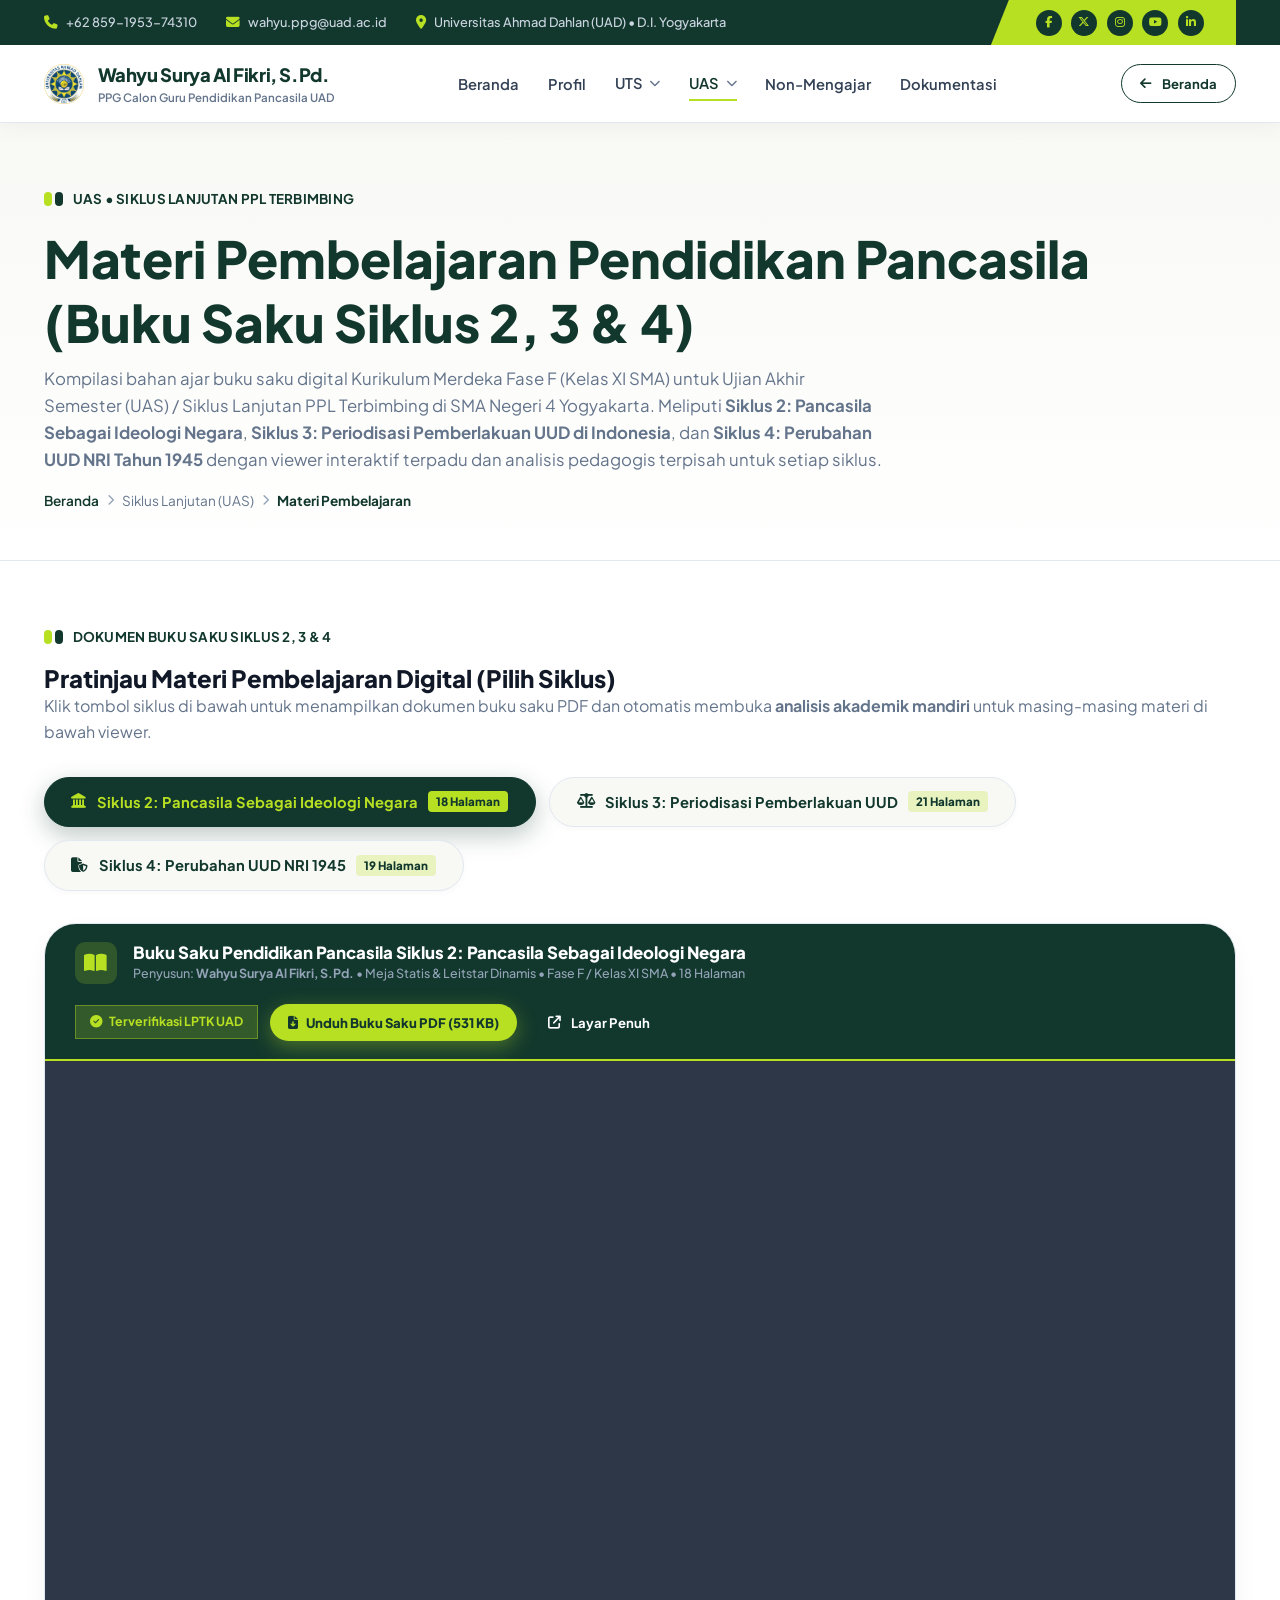
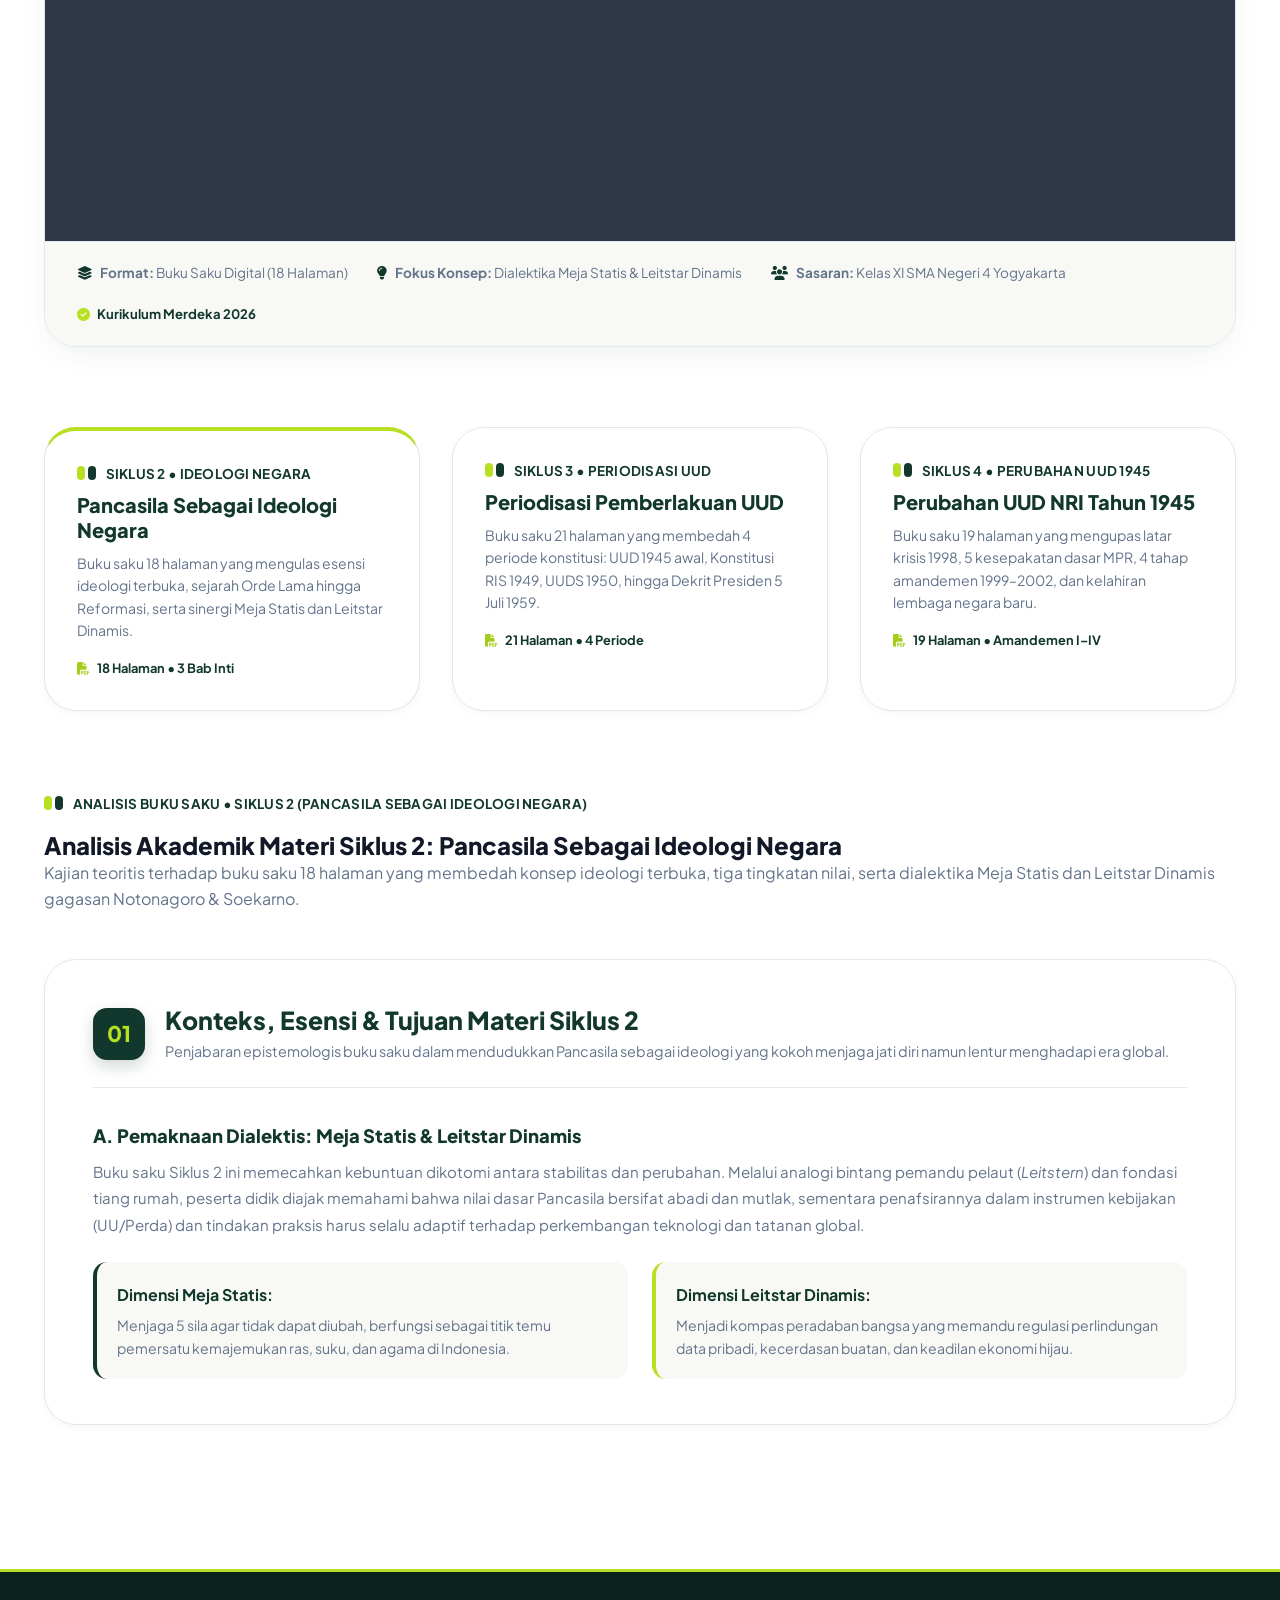
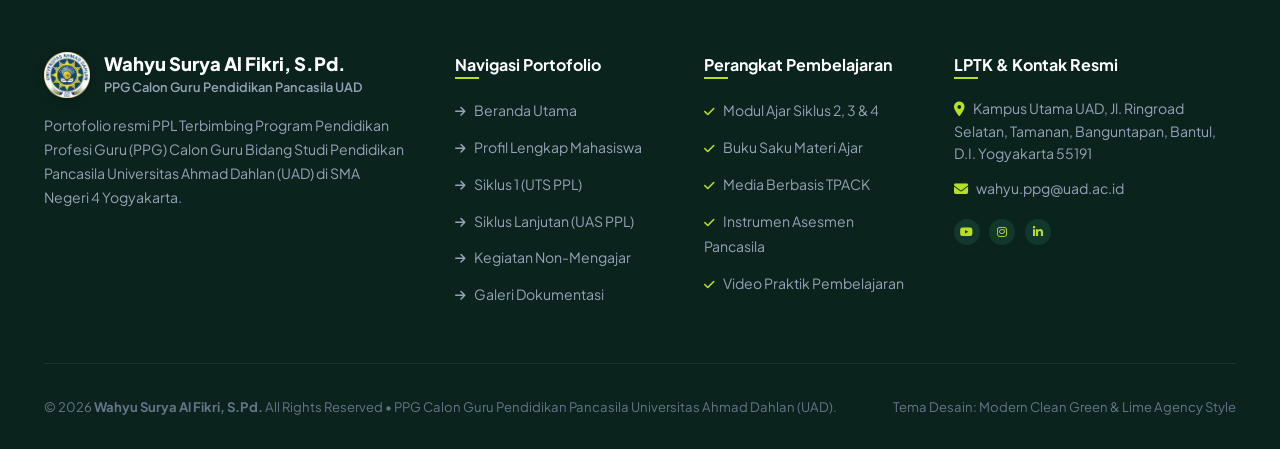
<file: UAS/materi.html>
<!DOCTYPE html>
<html lang="id">
<head>
  <meta charset="UTF-8">
  <meta name="viewport" content="width=device-width, initial-scale=1.0">
  <title>UAS - Materi Pembelajaran Pendidikan Pancasila (Siklus 2, 3 & 4) | Wahyu Surya Al Fikri, S.Pd. - UAD</title>
  
  <link rel="icon" type="image/png" href="../logo.png">
  <link rel="preconnect" href="https://fonts.googleapis.com">
  <link rel="preconnect" href="https://fonts.gstatic.com" crossorigin>
  <link href="https://fonts.googleapis.com/css2?family=Plus+Jakarta+Sans:wght@300;400;500;600;700;800&display=swap" rel="stylesheet">
  <link rel="stylesheet" href="https://cdnjs.cloudflare.com/ajax/libs/font-awesome/6.5.1/css/all.min.css">
  <link rel="stylesheet" href="../css/style.css">
  <style>
    /* Cycle Switcher Tabs for UAS */
    .uas-tabs-wrapper {
      display: flex;
      gap: 0.85rem;
      margin-bottom: 2rem;
      flex-wrap: wrap;
      align-items: center;
    }
    .uas-tab-btn {
      background: #F8F9F5;
      border: 1px solid var(--color-border-light);
      color: var(--color-primary-dark);
      padding: 0.85rem 1.65rem;
      border-radius: var(--radius-pill);
      font-size: 0.92rem;
      font-weight: 700;
      cursor: pointer;
      display: inline-flex;
      align-items: center;
      gap: 0.65rem;
      transition: all 0.25s ease;
      box-shadow: 0 2px 6px rgba(0, 0, 0, 0.03);
      font-family: inherit;
      outline: none;
    }
    .uas-tab-btn:hover {
      background: #FFFFFF;
      border-color: var(--color-primary-dark);
      transform: translateY(-2px);
      box-shadow: var(--shadow-sm);
    }
    .uas-tab-btn.active {
      background: var(--color-primary-dark) !important;
      color: var(--color-accent-lime) !important;
      border-color: var(--color-primary-dark) !important;
      box-shadow: 0 8px 24px rgba(18, 56, 45, 0.28) !important;
    }
    .uas-tab-badge {
      background: rgba(184, 224, 35, 0.25);
      color: var(--color-primary-dark);
      font-size: 0.72rem;
      padding: 3px 8px;
      border-radius: 4px;
      font-weight: 800;
      transition: all 0.2s ease;
    }
    .uas-tab-btn.active .uas-tab-badge {
      background: var(--color-accent-lime) !important;
      color: var(--color-primary-dark) !important;
    }

    /* Cycle summary cards */
    .uas-cycles-summary-grid {
      display: grid;
      grid-template-columns: repeat(auto-fit, minmax(320px, 1fr));
      gap: 1.85rem;
      margin-top: 3.5rem;
    }
    .uas-cycle-summary-card {
      background: #FFFFFF;
      border: 1px solid var(--color-border-light);
      border-radius: var(--radius-xl);
      padding: 2rem;
      display: flex;
      flex-direction: column;
      box-shadow: var(--shadow-sm);
      transition: var(--transition-fast);
      position: relative;
    }
    .uas-cycle-summary-card:hover {
      transform: translateY(-4px);
      border-color: var(--color-primary-dark);
      box-shadow: var(--shadow-md);
    }
    .uas-cycle-summary-card.active-card {
      border-top: 4px solid var(--color-accent-lime);
    }

    /* Analysis Cycle Switch Container */
    .analysis-cycle-container {
      display: none;
      animation: fadeInAnalysis 0.35s ease;
    }
    .analysis-cycle-container.active {
      display: block;
    }
    @keyframes fadeInAnalysis {
      from {
        opacity: 0;
        transform: translateY(8px);
      }
      to {
        opacity: 1;
        transform: translateY(0);
      }
    }

    /* Button Primary Lime Overwrite */
    .btn-primary-lime {
      background: var(--color-accent-lime) !important;
      color: var(--color-primary-dark) !important;
      font-weight: 800 !important;
      box-shadow: 0 6px 20px rgba(184, 224, 35, 0.35) !important;
      text-decoration: none !important;
      border: none !important;
      display: inline-flex;
      align-items: center;
      gap: 0.5rem;
    }
    .btn-primary-lime:hover {
      background: var(--color-accent-lime-hover) !important;
      transform: translateY(-2px);
      color: var(--color-primary-dark) !important;
      box-shadow: 0 10px 25px rgba(184, 224, 35, 0.45) !important;
    }
  </style>
</head>
<body>

  <!-- =================================================================
       1. TOPBAR
       ================================================================= -->
  <div class="topbar">
    <div class="container topbar-inner">
      <div class="topbar-contact">
        <a href="tel:+62859195374310" class="topbar-item">
          <i class="fa-solid fa-phone"></i>
          <span>+62 859-1953-74310</span>
        </a>
        <a href="mailto:wahyu.ppg@uad.ac.id" class="topbar-item">
          <i class="fa-solid fa-envelope"></i>
          <span>wahyu.ppg@uad.ac.id</span>
        </a>
        <div class="topbar-item">
          <i class="fa-solid fa-location-dot"></i>
          <span>Universitas Ahmad Dahlan (UAD) • D.I. Yogyakarta</span>
        </div>
      </div>

      <div class="topbar-social-wrap">
        <a href="javascript:void(0)" onclick="showToast('Facebook Wahyu Surya Al Fikri')" class="social-circle-btn" aria-label="Facebook"><i class="fa-brands fa-facebook-f"></i></a>
        <a href="javascript:void(0)" onclick="showToast('Twitter / X')" class="social-circle-btn" aria-label="Twitter"><i class="fa-brands fa-x-twitter"></i></a>
        <a href="javascript:void(0)" onclick="showToast('Instagram Wahyu Surya Al Fikri')" class="social-circle-btn" aria-label="Instagram"><i class="fa-brands fa-instagram"></i></a>
        <a href="javascript:void(0)" onclick="showToast('Kanal YouTube Pembelajaran Pendidikan Pancasila')" class="social-circle-btn" aria-label="YouTube"><i class="fa-brands fa-youtube"></i></a>
        <a href="javascript:void(0)" onclick="showToast('LinkedIn Wahyu Surya Al Fikri')" class="social-circle-btn" aria-label="LinkedIn"><i class="fa-brands fa-linkedin-in"></i></a>
      </div>
    </div>
  </div>

  <!-- =================================================================
       2. MAIN NAVBAR
       ================================================================= -->
  <header class="navbar">
    <div class="container navbar-inner">
      <a href="../index.html" class="brand">
        <img src="../logo navbar.png" alt="Logo UAD" class="brand-logo-img" onerror="this.style.display='none'">
        <div>
          <span class="brand-title">Wahyu Surya Al Fikri, S.Pd.</span>
          <span class="brand-subtitle">PPG Calon Guru Pendidikan Pancasila UAD</span>
        </div>
      </a>

      <nav>
        <ul class="nav-links">
          <li><a href="../index.html" class="nav-link">Beranda</a></li>
          <li><a href="../profil.html" class="nav-link">Profil</a></li>
          
          <!-- UTS Dropdown -->
          <li class="nav-item-dropdown">
            <a href="javascript:void(0)" class="nav-link dropdown-toggle" role="button">
              UTS <i class="fa-solid fa-chevron-down chevron-icon"></i>
            </a>
            <ul class="dropdown-menu">
              <li><a href="../UTS/rancangan.html" class="dropdown-item"><i class="fa-solid fa-book-bookmark"></i> Rancangan</a></li>
              <li><a href="../UTS/materi.html" class="dropdown-item"><i class="fa-solid fa-book-open"></i> Materi</a></li>
              <li><a href="../UTS/media.html" class="dropdown-item"><i class="fa-solid fa-photo-film"></i> Media</a></li>
              <li><a href="../UTS/instrumen.html" class="dropdown-item"><i class="fa-solid fa-clipboard-check"></i> Instrumen</a></li>
              <li><a href="../UTS/video.html" class="dropdown-item"><i class="fa-solid fa-circle-play"></i> Video</a></li>
            </ul>
          </li>

          <!-- UAS Dropdown (Active) -->
          <li class="nav-item-dropdown">
            <a href="javascript:void(0)" class="nav-link dropdown-toggle active" role="button">
              UAS <i class="fa-solid fa-chevron-down chevron-icon"></i>
            </a>
            <ul class="dropdown-menu">
              <li><a href="rancangan.html" class="dropdown-item"><i class="fa-solid fa-book-bookmark"></i> Rancangan</a></li>
              <li><a href="materi.html" class="dropdown-item active" style="font-weight:700;"><i class="fa-solid fa-book-open"></i> Materi</a></li>
              <li><a href="media.html" class="dropdown-item"><i class="fa-solid fa-photo-film"></i> Media</a></li>
              <li><a href="instrumen.html" class="dropdown-item"><i class="fa-solid fa-clipboard-check"></i> Instrumen</a></li>
              <li><a href="video.html" class="dropdown-item"><i class="fa-solid fa-circle-play"></i> Video</a></li>
            </ul>
          </li>

          <li><a href="../non-mengajar.html" class="nav-link">Non-Mengajar</a></li>
          <li><a href="../dokumentasi.html" class="nav-link">Dokumentasi</a></li>
        </ul>
      </nav>

      <div class="nav-actions">
        <a href="../index.html" class="btn btn-outline-dark btn-sm">
          <i class="fa-solid fa-arrow-left"></i> Beranda
        </a>
        <button class="mobile-toggle" aria-label="Toggle Menu">
          <i class="fa-solid fa-bars"></i>
        </button>
      </div>
    </div>
  </header>

  <!-- =================================================================
       3. SUBPAGE HERO HEADER
       ================================================================= -->
  <section class="subpage-hero-agency">
    <div class="container">
      <div class="badge-pill-group">
        <span class="twin-dot-icon">
          <span></span><span></span>
        </span>
        <span>UAS • SIKLUS LANJUTAN PPL TERBIMBING</span>
      </div>

      <h1 style="font-size: clamp(2.2rem, 4vw, 3.2rem); color: var(--color-primary-dark); margin-bottom: 0.8rem; font-weight: 800;">
        Materi Pembelajaran Pendidikan Pancasila (Buku Saku Siklus 2, 3 & 4)
      </h1>
      <p style="max-width: 840px; font-size: 1.05rem; line-height: 1.6; color: var(--color-text-muted);">
        Kompilasi bahan ajar buku saku digital Kurikulum Merdeka Fase F (Kelas XI SMA) untuk Ujian Akhir Semester (UAS) / Siklus Lanjutan PPL Terbimbing di SMA Negeri 4 Yogyakarta. Meliputi <strong>Siklus 2: Pancasila Sebagai Ideologi Negara</strong>, <strong>Siklus 3: Periodisasi Pemberlakuan UUD di Indonesia</strong>, dan <strong>Siklus 4: Perubahan UUD NRI Tahun 1945</strong> dengan viewer interaktif terpadu dan analisis pedagogis terpisah untuk setiap siklus.
      </p>

      <div class="subpage-breadcrumb">
        <a href="../index.html">Beranda</a>
        <i class="fa-solid fa-chevron-right"></i>
        <span>Siklus Lanjutan (UAS)</span>
        <i class="fa-solid fa-chevron-right"></i>
        <span style="color: var(--color-primary-dark); font-weight: 700;">Materi Pembelajaran</span>
      </div>
    </div>
  </section>

  <!-- =================================================================
       4. MAIN CONTENT: TABS, VIEWER & ANALYSIS
       ================================================================= -->
  <main style="padding: 4rem 0 6rem; background: #FFFFFF;">
    <div class="container">
      
      <!-- A. INTERACTIVE PDF VIEWER SECTION WITH TABS -->
      <section style="margin-bottom: 5rem;">
        <div class="section-agency-head" style="margin-bottom: 2rem;">
          <div class="badge-pill-group">
            <span class="twin-dot-icon">
              <span></span><span></span>
            </span>
            <span>DOKUMEN BUKU SAKU SIKLUS 2, 3 & 4</span>
          </div>
          <h2 class="section-agency-title">Pratinjau Materi Pembelajaran Digital (Pilih Siklus)</h2>
          <p class="section-agency-subtitle">
            Klik tombol siklus di bawah untuk menampilkan dokumen buku saku PDF dan otomatis membuka <strong>analisis akademik mandiri</strong> untuk masing-masing materi di bawah viewer.
          </p>
        </div>

        <!-- Cycle Switcher Tab Navigation -->
        <div class="uas-tabs-wrapper">
          <button id="tab-btn-2" class="uas-tab-btn active" onclick="switchUASMateri(2)">
            <i class="fa-solid fa-landmark"></i>
            <span>Siklus 2: Pancasila Sebagai Ideologi Negara</span>
            <span class="uas-tab-badge">18 Halaman</span>
          </button>

          <button id="tab-btn-3" class="uas-tab-btn" onclick="switchUASMateri(3)">
            <i class="fa-solid fa-scale-balanced"></i>
            <span>Siklus 3: Periodisasi Pemberlakuan UUD</span>
            <span class="uas-tab-badge">21 Halaman</span>
          </button>

          <button id="tab-btn-4" class="uas-tab-btn" onclick="switchUASMateri(4)">
            <i class="fa-solid fa-file-shield"></i>
            <span>Siklus 4: Perubahan UUD NRI 1945</span>
            <span class="uas-tab-badge">19 Halaman</span>
          </button>
        </div>

        <!-- PDF Viewer Container Card -->
        <div class="pdf-viewer-card">
          <!-- Toolbar -->
          <div class="pdf-viewer-toolbar">
            <div class="pdf-toolbar-info">
              <div class="pdf-toolbar-icon">
                <i class="fa-solid fa-book-open"></i>
              </div>
              <div>
                <div id="uas-materi-title" class="pdf-toolbar-title">
                  Buku Saku Pendidikan Pancasila Siklus 2: Pancasila Sebagai Ideologi Negara
                </div>
                <div id="uas-materi-sub" class="pdf-toolbar-sub">
                  Penyusun: <strong>Wahyu Surya Al Fikri, S.Pd.</strong> • Meja Statis & Leitstar Dinamis • Fase F / Kelas XI SMA • 18 Halaman
                </div>
              </div>
            </div>

            <div class="pdf-toolbar-actions">
              <span id="uas-meta-badge" class="tag-pill" style="background: rgba(184, 224, 35, 0.2); color: #B8E023; font-weight: 700; border: 1px solid rgba(184, 224, 35, 0.4); padding: 6px 14px; font-size: 0.78rem;">
                <i class="fa-solid fa-circle-check" style="margin-right: 5px;"></i> Terverifikasi LPTK UAD
              </span>
              <a id="uas-download-btn" href="../Dokumen/Materi Siklus 2.pdf" download="Materi_Pembelajaran_Pendidikan_Pancasila_Siklus2_WahyuSuryaAlFikri.pdf" class="btn btn-primary-lime btn-sm">
                <i class="fa-solid fa-file-arrow-down"></i> Unduh Buku Saku PDF (531 KB)
              </a>
              <a id="uas-fullscreen-btn" href="../Dokumen/Materi Siklus 2.pdf" target="_blank" rel="noopener noreferrer" class="btn btn-outline-light btn-sm" style="border-color: rgba(255,255,255,0.4); color: #FFFFFF;">
                <i class="fa-solid fa-arrow-up-right-from-square"></i> Layar Penuh
              </a>
            </div>
          </div>

          <!-- Embedded Frame -->
          <div class="pdf-frame-wrapper">
            <iframe 
              id="uas-materi-frame"
              src="../Dokumen/Materi Siklus 2.pdf#toolbar=1&navpanes=0&scrollbar=1" 
              title="Materi Pembelajaran UAS Wahyu Surya Al Fikri"
              loading="lazy">
              <p style="padding: 2rem; color: #FFFFFF; text-align: center;">
                Peramban Anda tidak mendukung tampilan PDF langsung. Silakan 
                <a id="uas-fallback-link" href="../Dokumen/Materi Siklus 2.pdf" target="_blank" style="color: var(--color-accent-lime); font-weight: bold; text-decoration: underline;">
                  Klik di sini untuk mengunduh atau membuka Buku Saku Materi (.PDF)
                </a>.
              </p>
            </iframe>
          </div>

          <!-- Footer Metadata Bar -->
          <div style="background: #F8F9F5; padding: 1.25rem 2rem; border-top: 1px solid var(--color-border-light); display: flex; align-items: center; justify-content: space-between; flex-wrap: wrap; gap: 1rem;">
            <div style="display: flex; align-items: center; gap: 1.8rem; flex-wrap: wrap;">
              <div style="font-size: 0.85rem; color: var(--color-text-muted);">
                <i class="fa-solid fa-layer-group" style="color: var(--color-primary-dark); margin-right: 6px;"></i>
                <strong>Format:</strong> <span id="meta-format">Buku Saku Digital (18 Halaman)</span>
              </div>
              <div style="font-size: 0.85rem; color: var(--color-text-muted);">
                <i class="fa-solid fa-lightbulb" style="color: var(--color-primary-dark); margin-right: 6px;"></i>
                <strong>Fokus Konsep:</strong> <span id="meta-focus">Dialektika Meja Statis & Leitstar Dinamis</span>
              </div>
              <div style="font-size: 0.85rem; color: var(--color-text-muted);">
                <i class="fa-solid fa-users" style="color: var(--color-primary-dark); margin-right: 6px;"></i>
                <strong>Sasaran:</strong> Kelas XI SMA Negeri 4 Yogyakarta
              </div>
            </div>
            <div>
              <a href="javascript:void(0)" onclick="showToast('Bahan Ajar Buku Saku Resmi PPG UAD')" style="font-size: 0.82rem; color: var(--color-primary-dark); font-weight: 700; text-decoration: none;">
                <i class="fa-solid fa-circle-check" style="color: var(--color-accent-lime); margin-right: 5px;"></i> Kurikulum Merdeka 2026
              </a>
            </div>
          </div>
        </div>
      </section>

      <!-- B. 3 CARDS SUMMARY -->
      <section style="margin-bottom: 5rem;">
        <div style="display: grid; grid-template-columns: repeat(3, 1fr); gap: 2rem;">
          
          <!-- Card Siklus 2 -->
          <div class="card-agency uas-cycle-summary-card active-card" id="summary-card-2" onclick="switchUASMateri(2)" style="cursor: pointer;">
            <div class="badge-pill-group" style="margin-bottom: 0.5rem;">
              <span class="twin-dot-icon"><span></span><span></span></span>
              <span>SIKLUS 2 • IDEOLOGI NEGARA</span>
            </div>
            <h4 style="font-size: 1.25rem; font-weight: 800; color: var(--color-primary-dark); margin-bottom: 0.6rem;">
              Pancasila Sebagai Ideologi Negara
            </h4>
            <p style="font-size: 0.88rem; color: var(--color-text-muted); line-height: 1.6; margin-bottom: 1rem;">
              Buku saku 18 halaman yang mengulas esensi ideologi terbuka, sejarah Orde Lama hingga Reformasi, serta sinergi Meja Statis dan Leitstar Dinamis.
            </p>
            <div style="font-size: 0.8rem; font-weight: 700; color: var(--color-primary-dark);">
              <i class="fa-solid fa-file-pdf" style="color: var(--color-accent-lime-hover); margin-right: 5px;"></i> 18 Halaman • 3 Bab Inti
            </div>
          </div>

          <!-- Card Siklus 3 -->
          <div class="card-agency uas-cycle-summary-card" id="summary-card-3" onclick="switchUASMateri(3)" style="cursor: pointer;">
            <div class="badge-pill-group" style="margin-bottom: 0.5rem;">
              <span class="twin-dot-icon"><span></span><span></span></span>
              <span>SIKLUS 3 • PERIODISASI UUD</span>
            </div>
            <h4 style="font-size: 1.25rem; font-weight: 800; color: var(--color-primary-dark); margin-bottom: 0.6rem;">
              Periodisasi Pemberlakuan UUD
            </h4>
            <p style="font-size: 0.88rem; color: var(--color-text-muted); line-height: 1.6; margin-bottom: 1rem;">
              Buku saku 21 halaman yang membedah 4 periode konstitusi: UUD 1945 awal, Konstitusi RIS 1949, UUDS 1950, hingga Dekrit Presiden 5 Juli 1959.
            </p>
            <div style="font-size: 0.8rem; font-weight: 700; color: var(--color-primary-dark);">
              <i class="fa-solid fa-file-pdf" style="color: var(--color-accent-lime-hover); margin-right: 5px;"></i> 21 Halaman • 4 Periode
            </div>
          </div>

          <!-- Card Siklus 4 -->
          <div class="card-agency uas-cycle-summary-card" id="summary-card-4" onclick="switchUASMateri(4)" style="cursor: pointer;">
            <div class="badge-pill-group" style="margin-bottom: 0.5rem;">
              <span class="twin-dot-icon"><span></span><span></span></span>
              <span>SIKLUS 4 • PERUBAHAN UUD 1945</span>
            </div>
            <h4 style="font-size: 1.25rem; font-weight: 800; color: var(--color-primary-dark); margin-bottom: 0.6rem;">
              Perubahan UUD NRI Tahun 1945
            </h4>
            <p style="font-size: 0.88rem; color: var(--color-text-muted); line-height: 1.6; margin-bottom: 1rem;">
              Buku saku 19 halaman yang mengupas latar krisis 1998, 5 kesepakatan dasar MPR, 4 tahap amandemen 1999–2002, dan kelahiran lembaga negara baru.
            </p>
            <div style="font-size: 0.8rem; font-weight: 700; color: var(--color-primary-dark);">
              <i class="fa-solid fa-file-pdf" style="color: var(--color-accent-lime-hover); margin-right: 5px;"></i> 19 Halaman • Amandemen I–IV
            </div>
          </div>

        </div>
      </section>

      <!-- C. DYNAMIC ANALYSIS CONTAINERS -->
      <section>
        
        <!-- CONTAINER SIKLUS 2 -->
        <div id="analysis-siklus-2" class="analysis-cycle-container active">
          <div class="section-agency-head" style="margin-bottom: 3rem;">
            <div class="badge-pill-group">
              <span class="twin-dot-icon"><span></span><span></span></span>
              <span>ANALISIS BUKU SAKU • SIKLUS 2 (PANCASILA SEBAGAI IDEOLOGI NEGARA)</span>
            </div>
            <h2 class="section-agency-title">Analisis Akademik Materi Siklus 2: Pancasila Sebagai Ideologi Negara</h2>
            <p class="section-agency-subtitle">
              Kajian teoritis terhadap buku saku 18 halaman yang membedah konsep ideologi terbuka, tiga tingkatan nilai, serta dialektika Meja Statis dan Leitstar Dinamis gagasan Notonagoro & Soekarno.
            </p>
          </div>

          <article class="analysis-module-card">
            <div class="analysis-module-header">
              <div class="analysis-module-num">01</div>
              <div>
                <h3 class="analysis-module-title">Konteks, Esensi & Tujuan Materi Siklus 2</h3>
                <p class="analysis-module-desc">Penjabaran epistemologis buku saku dalam mendudukkan Pancasila sebagai ideologi yang kokoh menjaga jati diri namun lentur menghadapi era global.</p>
              </div>
            </div>
            <div class="analysis-content-body">
              <h4 style="font-size: 1.15rem; font-weight: 800; color: var(--color-primary-dark); margin-bottom: 0.75rem;">
                A. Pemaknaan Dialektis: Meja Statis & Leitstar Dinamis
              </h4>
              <p style="font-size: 0.94rem; color: var(--color-text-muted); line-height: 1.75; margin-bottom: 1.5rem;">
                Buku saku Siklus 2 ini memecahkan kebuntuan dikotomi antara stabilitas dan perubahan. Melalui analogi bintang pemandu pelaut (<em>Leitstern</em>) dan fondasi tiang rumah, peserta didik diajak memahami bahwa nilai dasar Pancasila bersifat abadi dan mutlak, sementara penafsirannya dalam instrumen kebijakan (UU/Perda) dan tindakan praksis harus selalu adaptif terhadap perkembangan teknologi dan tatanan global.
              </p>
              <div style="display: grid; grid-template-columns: 1fr 1fr; gap: 1.5rem;">
                <div style="background: #F8F9F5; padding: 1.25rem; border-radius: var(--radius-md); border-left: 4px solid var(--color-primary-dark);">
                  <strong style="color: var(--color-primary-dark); display: block; margin-bottom: 0.4rem;">Dimensi Meja Statis:</strong>
                  <p style="font-size: 0.88rem; color: var(--color-text-muted); margin: 0; line-height: 1.6;">Menjaga 5 sila agar tidak dapat diubah, berfungsi sebagai titik temu pemersatu kemajemukan ras, suku, dan agama di Indonesia.</p>
                </div>
                <div style="background: #F8F9F5; padding: 1.25rem; border-radius: var(--radius-md); border-left: 4px solid var(--color-accent-lime);">
                  <strong style="color: var(--color-primary-dark); display: block; margin-bottom: 0.4rem;">Dimensi Leitstar Dinamis:</strong>
                  <p style="font-size: 0.88rem; color: var(--color-text-muted); margin: 0; line-height: 1.6;">Menjadi kompas peradaban bangsa yang memandu regulasi perlindungan data pribadi, kecerdasan buatan, dan keadilan ekonomi hijau.</p>
                </div>
              </div>
            </div>
          </article>
        </div>

        <!-- CONTAINER SIKLUS 3 -->
        <div id="analysis-siklus-3" class="analysis-cycle-container">
          <div class="section-agency-head" style="margin-bottom: 3rem;">
            <div class="badge-pill-group">
              <span class="twin-dot-icon"><span></span><span></span></span>
              <span>ANALISIS BUKU SAKU • SIKLUS 3 (PERIODISASI PEMBERLAKUAN UUD)</span>
            </div>
            <h2 class="section-agency-title">Analisis Akademik Materi Siklus 3: Periodisasi Pemberlakuan UUD di Indonesia</h2>
            <p class="section-agency-subtitle">
              Telaah komprehensif terhadap materi 21 halaman yang memetakan dinamika konstitusi Indonesia melintasi 4 babakan sejarah bangsa dari Proklamasi 1945 hingga Dekrit Presiden 1959.
            </p>
          </div>

          <article class="analysis-module-card">
            <div class="analysis-module-header">
              <div class="analysis-module-num">01</div>
              <div>
                <h3 class="analysis-module-title">Kajian Komparatif Empat Konstitusi Bangsa</h3>
                <p class="analysis-module-desc">Dekomposisi struktur hukum, bentuk negara (Unitari vs Federal), serta sistem pemerintahan (Presidensial vs Parlementer).</p>
              </div>
            </div>
            <div class="analysis-content-body">
              <p style="font-size: 0.94rem; color: var(--color-text-muted); line-height: 1.75; margin-bottom: 1.5rem;">
                Buku saku ini menyajikan keunggulan komparasi struktural yang sangat tajam bagi siswa kelas XI. Peserta didik dapat membedakan karakteristik ringkas UUD 1945 (37 pasal) dengan rincian rumit Konstitusi RIS (197 pasal) serta instabilitas masa UUDS 1950 (7 kabinet dalam 9 tahun) yang berujung pada Dekrit Presiden 5 Juli 1959.
              </p>
              <div style="background: #F8F9F5; padding: 1.5rem; border-radius: var(--radius-md); border-left: 4px solid var(--color-primary-dark);">
                <strong style="color: var(--color-primary-dark); font-size: 0.95rem; display: block; margin-bottom: 0.5rem;">Nilai Pedagogis Utama:</strong>
                <p style="font-size: 0.88rem; color: var(--color-text-muted); line-height: 1.6; margin: 0;">
                  Menumbuhkan kesadaran sejarah konstitusional (*constitutional consciousness*) bahwa pergantian UUD bukan sekadar peristiwa teks hukum, melainkan cermin dari dinamika diplomasi, perjuangan mempertahankan kemerdekaan, dan pencarian format demokrasi yang sesuai dengan jati diri bangsa.
                </p>
              </div>
            </div>
          </article>
        </div>

        <!-- CONTAINER SIKLUS 4 -->
        <div id="analysis-siklus-4" class="analysis-cycle-container">
          <div class="section-agency-head" style="margin-bottom: 3rem;">
            <div class="badge-pill-group">
              <span class="twin-dot-icon"><span></span><span></span></span>
              <span>ANALISIS BUKU SAKU • SIKLUS 4 (PERUBAHAN UUD NRI TAHUN 1945)</span>
            </div>
            <h2 class="section-agency-title">Analisis Akademik Materi Siklus 4: Perubahan UUD NRI Tahun 1945</h2>
            <p class="section-agency-subtitle">
              Evaluasi mendalam terhadap materi 19 halaman yang mengupas tuntas empat tahap amandemen UUD 1945 (1999–2002), kesepakatan dasar MPR, dan demokratisasi tata kelola kenegaraan modern.
            </p>
          </div>

          <article class="analysis-module-card">
            <div class="analysis-module-header">
              <div class="analysis-module-num">01</div>
              <div>
                <h3 class="analysis-module-title">Transformasi Ketatanegaraan & Checks and Balances</h3>
                <p class="analysis-module-desc">Analisis pergeseran paradigma dari executive heavy menuju supremasi konstitusi dan perlindungan hak asasi manusia.</p>
              </div>
            </div>
            <div class="analysis-content-body">
              <p style="font-size: 0.94rem; color: var(--color-text-muted); line-height: 1.75; margin-bottom: 1.5rem;">
                Buku saku Siklus 4 ini menyajikan bahasan substansial mengenai tonggak era Reformasi. Melalui 5 Kesepakatan Dasar MPR dan metode adendum, UUD 1945 disempurnakan: pembatasan masa jabatan presiden maksimal 2 periode, penguatan kewenangan legislatif DPR, penambahan Bab XA tentang HAM (10 pasal), serta pembentukan lembaga penyeimbang baru seperti Mahkamah Konstitusi (MK), Dewan Perwakilan Daerah (DPD), dan Komisi Yudisial (KY).
              </p>
              <div style="background: #F8F9F5; padding: 1.5rem; border-radius: var(--radius-md); border-left: 4px solid var(--color-accent-lime-hover);">
                <strong style="color: var(--color-primary-dark); font-size: 0.95rem; display: block; margin-bottom: 0.5rem;">Relevansi Kewarganegaraan:</strong>
                <p style="font-size: 0.88rem; color: var(--color-text-muted); line-height: 1.6; margin: 0;">
                  Memberdayakan siswa kelas XI untuk menjadi warganegara yang melek konstitusi (*civic literacy*), memahami hak-hak konstitusionalnya, serta menghargai prinsip supremasi hukum dalam menjaga keutuhan Negara Kesatuan Republik Indonesia.
                </p>
              </div>
            </div>
          </article>
        </div>

      </section>

    </div>
  </main>

  <!-- =================================================================
       5. AGENCY FOOTER
       ================================================================= -->
  <footer class="footer-agency">
    <div class="container">
      <div class="footer-agency-grid">
        
        <div class="footer-agency-col">
          <div class="footer-agency-brand" style="display: flex; align-items: center; gap: 0.85rem; margin-bottom: 1rem;">
            <img src="../logo navbar.png" alt="Logo UAD" class="footer-agency-logo-img" style="width: 46px; height: 46px; object-fit: contain; background: transparent; padding: 0; border: none; box-shadow: none; flex-shrink: 0;" onerror="this.style.display='none'">
            <div class="footer-agency-brand-text">
              <span class="title" style="display: block; font-size: 1.15rem; font-weight: 800; color: #ffffff;">Wahyu Surya Al Fikri, S.Pd.</span>
              <span class="sub" style="display: block; font-size: 0.8rem; color: #94A3B8; font-weight: 600;">PPG Calon Guru Pendidikan Pancasila UAD</span>
            </div>
          </div>
          <p class="footer-agency-bio" style="color: #94A3B8; font-size: 0.88rem; line-height: 1.7;">
            Portofolio resmi PPL Terbimbing Program Pendidikan Profesi Guru (PPG) Calon Guru Bidang Studi Pendidikan Pancasila Universitas Ahmad Dahlan (UAD) di SMA Negeri 4 Yogyakarta.
          </p>
        </div>

        <div class="footer-agency-col">
          <h4 class="footer-agency-col-title">Navigasi Portofolio</h4>
          <ul class="footer-agency-links">
            <li><a href="../index.html"><i class="fa-solid fa-arrow-right" style="font-size:0.75rem; margin-right:6px;"></i> Beranda Utama</a></li>
            <li><a href="../profil.html"><i class="fa-solid fa-arrow-right" style="font-size:0.75rem; margin-right:6px;"></i> Profil Lengkap Mahasiswa</a></li>
            <li><a href="../UTS/rancangan.html"><i class="fa-solid fa-arrow-right" style="font-size:0.75rem; margin-right:6px;"></i> Siklus 1 (UTS PPL)</a></li>
            <li><a href="rancangan.html"><i class="fa-solid fa-arrow-right" style="font-size:0.75rem; margin-right:6px;"></i> Siklus Lanjutan (UAS PPL)</a></li>
            <li><a href="../non-mengajar.html"><i class="fa-solid fa-arrow-right" style="font-size:0.75rem; margin-right:6px;"></i> Kegiatan Non-Mengajar</a></li>
            <li><a href="../dokumentasi.html"><i class="fa-solid fa-arrow-right" style="font-size:0.75rem; margin-right:6px;"></i> Galeri Dokumentasi</a></li>
          </ul>
        </div>

        <div class="footer-agency-col">
          <h4 class="footer-agency-col-title">Perangkat Pembelajaran</h4>
          <ul class="footer-agency-links">
            <li><a href="rancangan.html"><i class="fa-solid fa-check" style="color:var(--color-accent-lime); font-size:0.75rem; margin-right:6px;"></i> Modul Ajar Siklus 2, 3 & 4</a></li>
            <li><a href="materi.html"><i class="fa-solid fa-check" style="color:var(--color-accent-lime); font-size:0.75rem; margin-right:6px;"></i> Buku Saku Materi Ajar</a></li>
            <li><a href="media.html"><i class="fa-solid fa-check" style="color:var(--color-accent-lime); font-size:0.75rem; margin-right:6px;"></i> Media Berbasis TPACK</a></li>
            <li><a href="instrumen.html"><i class="fa-solid fa-check" style="color:var(--color-accent-lime); font-size:0.75rem; margin-right:6px;"></i> Instrumen Asesmen Pancasila</a></li>
            <li><a href="video.html"><i class="fa-solid fa-check" style="color:var(--color-accent-lime); font-size:0.75rem; margin-right:6px;"></i> Video Praktik Pembelajaran</a></li>
          </ul>
        </div>

        <div class="footer-agency-col">
          <h4 class="footer-agency-col-title">LPTK & Kontak Resmi</h4>
          <p style="font-size: 0.88rem; color: #94A3B8; margin-bottom: 0.75rem;">
            <i class="fa-solid fa-location-dot" style="color: var(--color-accent-lime); margin-right: 6px;"></i> Kampus Utama UAD, Jl. Ringroad Selatan, Tamanan, Banguntapan, Bantul, D.I. Yogyakarta 55191
          </p>
          <p style="font-size: 0.88rem; color: #94A3B8; margin-bottom: 1.25rem;">
            <i class="fa-solid fa-envelope" style="color: var(--color-accent-lime); margin-right: 6px;"></i> wahyu.ppg@uad.ac.id
          </p>
          <div style="display: flex; gap: 0.6rem;">
            <a href="javascript:void(0)" onclick="showToast('YouTube')" class="social-circle-btn"><i class="fa-brands fa-youtube"></i></a>
            <a href="javascript:void(0)" onclick="showToast('Instagram')" class="social-circle-btn"><i class="fa-brands fa-instagram"></i></a>
            <a href="javascript:void(0)" onclick="showToast('LinkedIn')" class="social-circle-btn"><i class="fa-brands fa-linkedin-in"></i></a>
          </div>
        </div>

      </div>

      <div class="footer-bottom-strip">
        <div>
          &copy; 2026 <strong>Wahyu Surya Al Fikri, S.Pd.</strong> All Rights Reserved • PPG Calon Guru Pendidikan Pancasila Universitas Ahmad Dahlan (UAD).
        </div>
        <div>
          Tema Desain: Modern Clean Green & Lime Agency Style
        </div>
      </div>
    </div>
  </footer>

  <!-- SCRIPT SWITCHER -->
  <script>
    function switchUASMateri(cycle) {
      const frame = document.getElementById('uas-materi-frame');
      const title = document.getElementById('uas-materi-title');
      const subtitle = document.getElementById('uas-materi-sub');
      const downloadBtn = document.getElementById('uas-download-btn');
      const fullscreenBtn = document.getElementById('uas-fullscreen-btn');
      const fallbackLink = document.getElementById('uas-fallback-link');
      const metaFormat = document.getElementById('meta-format');
      const metaFocus = document.getElementById('meta-focus');

      document.querySelectorAll('.uas-tab-btn').forEach(btn => btn.classList.remove('active'));
      const activeBtn = document.getElementById('tab-btn-' + cycle);
      if (activeBtn) activeBtn.classList.add('active');

      document.querySelectorAll('.uas-cycle-summary-card').forEach(card => card.classList.remove('active-card'));
      const activeSummaryCard = document.getElementById('summary-card-' + cycle);
      if (activeSummaryCard) activeSummaryCard.classList.add('active-card');

      document.querySelectorAll('.analysis-cycle-container').forEach(container => container.classList.remove('active'));
      const targetAnalysis = document.getElementById('analysis-siklus-' + cycle);
      if (targetAnalysis) targetAnalysis.classList.add('active');

      if (cycle === 2) {
        frame.src = '../Dokumen/Materi Siklus 2.pdf#toolbar=1&navpanes=0&scrollbar=1';
        title.textContent = 'Buku Saku Pendidikan Pancasila Siklus 2: Pancasila Sebagai Ideologi Negara';
        subtitle.innerHTML = 'Penyusun: <strong>Wahyu Surya Al Fikri, S.Pd.</strong> • Meja Statis & Leitstar Dinamis • Fase F / Kelas XI SMA • 18 Halaman';
        downloadBtn.href = '../Dokumen/Materi Siklus 2.pdf';
        downloadBtn.setAttribute('download', 'Materi_Pembelajaran_Pendidikan_Pancasila_Siklus2_WahyuSuryaAlFikri.pdf');
        downloadBtn.innerHTML = '<i class="fa-solid fa-file-arrow-down"></i> Unduh Buku Saku PDF (531 KB)';
        fullscreenBtn.href = '../Dokumen/Materi Siklus 2.pdf';
        if (fallbackLink) fallbackLink.href = '../Dokumen/Materi Siklus 2.pdf';
        if (metaFormat) metaFormat.textContent = 'Buku Saku Digital (18 Halaman)';
        if (metaFocus) metaFocus.textContent = 'Dialektika Meja Statis & Leitstar Dinamis';
        showToast('Menampilkan Buku Saku Siklus 2: Pancasila Sebagai Ideologi Negara');
      } else if (cycle === 3) {
        frame.src = '../Dokumen/Materi Siklus 3.pdf#toolbar=1&navpanes=0&scrollbar=1';
        title.textContent = 'Buku Saku Pendidikan Pancasila Siklus 3: Periodisasi Pemberlakuan UUD di Indonesia';
        subtitle.innerHTML = 'Penyusun: <strong>Wahyu Surya Al Fikri, S.Pd.</strong> • Empat Periode Konstitusi Bangsa • Fase F / Kelas XI SMA • 21 Halaman';
        downloadBtn.href = '../Dokumen/Materi Siklus 3.pdf';
        downloadBtn.setAttribute('download', 'Materi_Pembelajaran_Pendidikan_Pancasila_Siklus3_WahyuSuryaAlFikri.pdf');
        downloadBtn.innerHTML = '<i class="fa-solid fa-file-arrow-down"></i> Unduh Buku Saku PDF (607 KB)';
        fullscreenBtn.href = '../Dokumen/Materi Siklus 3.pdf';
        if (fallbackLink) fallbackLink.href = '../Dokumen/Materi Siklus 3.pdf';
        if (metaFormat) metaFormat.textContent = 'Buku Saku Digital (21 Halaman)';
        if (metaFocus) metaFocus.textContent = 'Komparasi Empat Konstitusi (UUD 45, RIS, UUDS, Dekrit)';
        showToast('Menampilkan Buku Saku Siklus 3: Periodisasi Pemberlakuan UUD');
      } else if (cycle === 4) {
        frame.src = '../Dokumen/Materi Siklus 4.pdf#toolbar=1&navpanes=0&scrollbar=1';
        title.textContent = 'Buku Saku Pendidikan Pancasila Siklus 4: Perubahan UUD NRI Tahun 1945';
        subtitle.innerHTML = 'Penyusun: <strong>Wahyu Surya Al Fikri, S.Pd.</strong> • Empat Tahap Amandemen 1999–2002 • Fase F / Kelas XI SMA • 19 Halaman';
        downloadBtn.href = '../Dokumen/Materi Siklus 4.pdf';
        downloadBtn.setAttribute('download', 'Materi_Pembelajaran_Pendidikan_Pancasila_Siklus4_WahyuSuryaAlFikri.pdf');
        downloadBtn.innerHTML = '<i class="fa-solid fa-file-arrow-down"></i> Unduh Buku Saku PDF (557 KB)';
        fullscreenBtn.href = '../Dokumen/Materi Siklus 4.pdf';
        if (fallbackLink) fallbackLink.href = '../Dokumen/Materi Siklus 4.pdf';
        if (metaFormat) metaFormat.textContent = 'Buku Saku Digital (19 Halaman)';
        if (metaFocus) metaFocus.textContent = 'Amandemen I–IV, Checks & Balances, HAM & Lembaga Baru';
        showToast('Menampilkan Buku Saku Siklus 4: Perubahan UUD NRI Tahun 1945');
      }
    }
  </script>
  
  <script src="../js/main.js"></script>
</body>
</html>
</file>
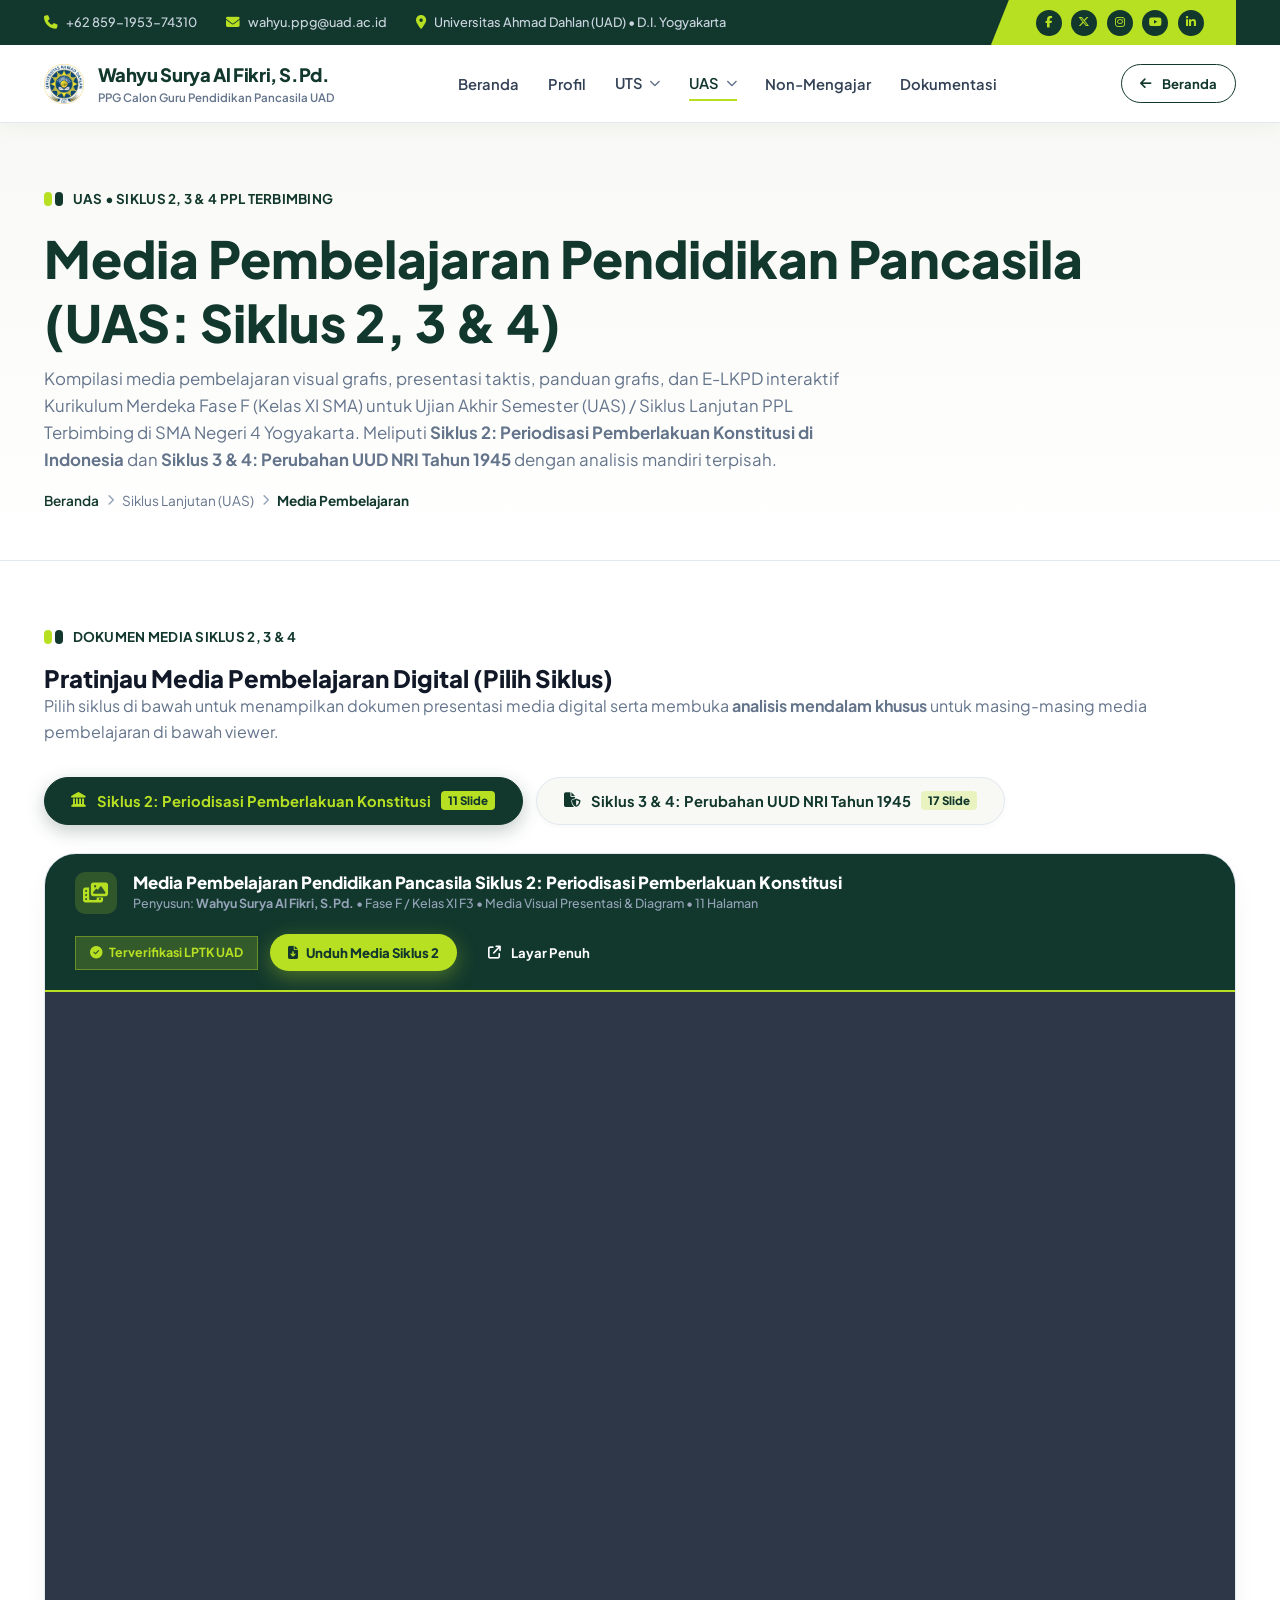
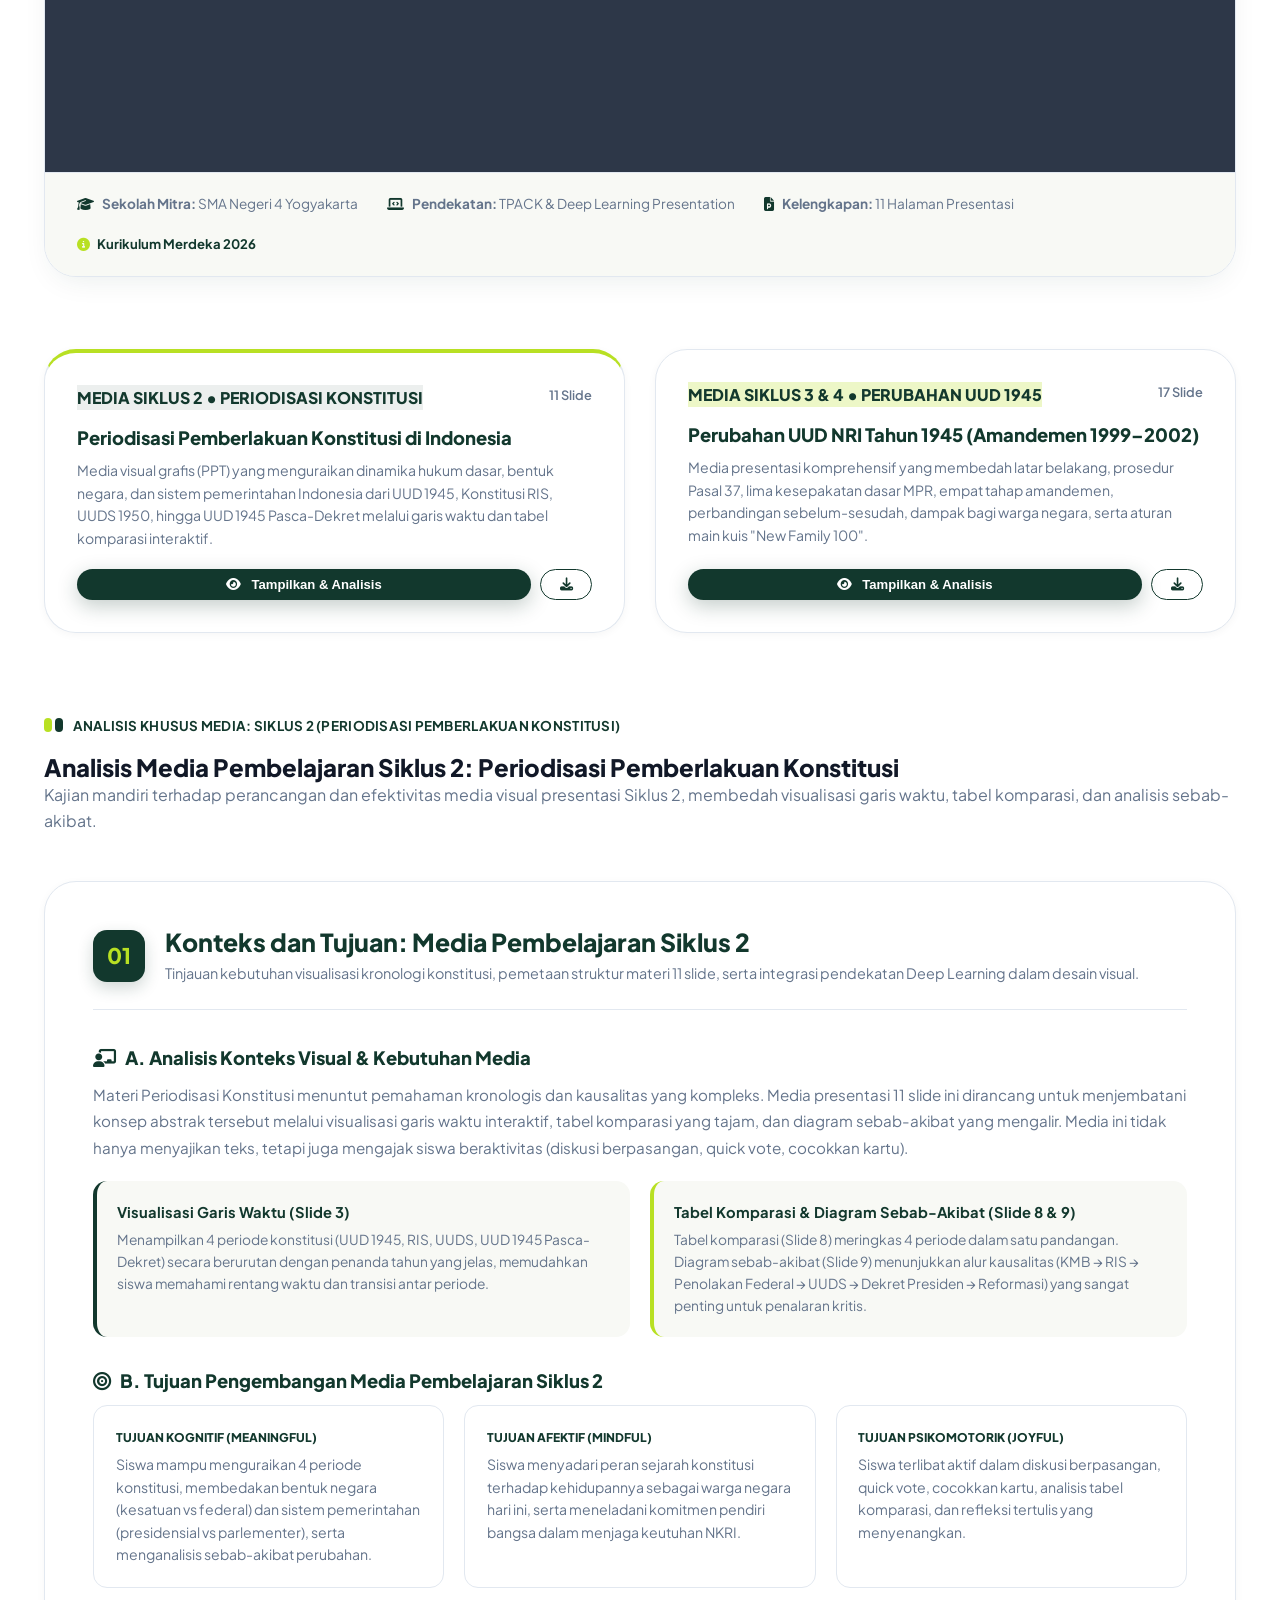
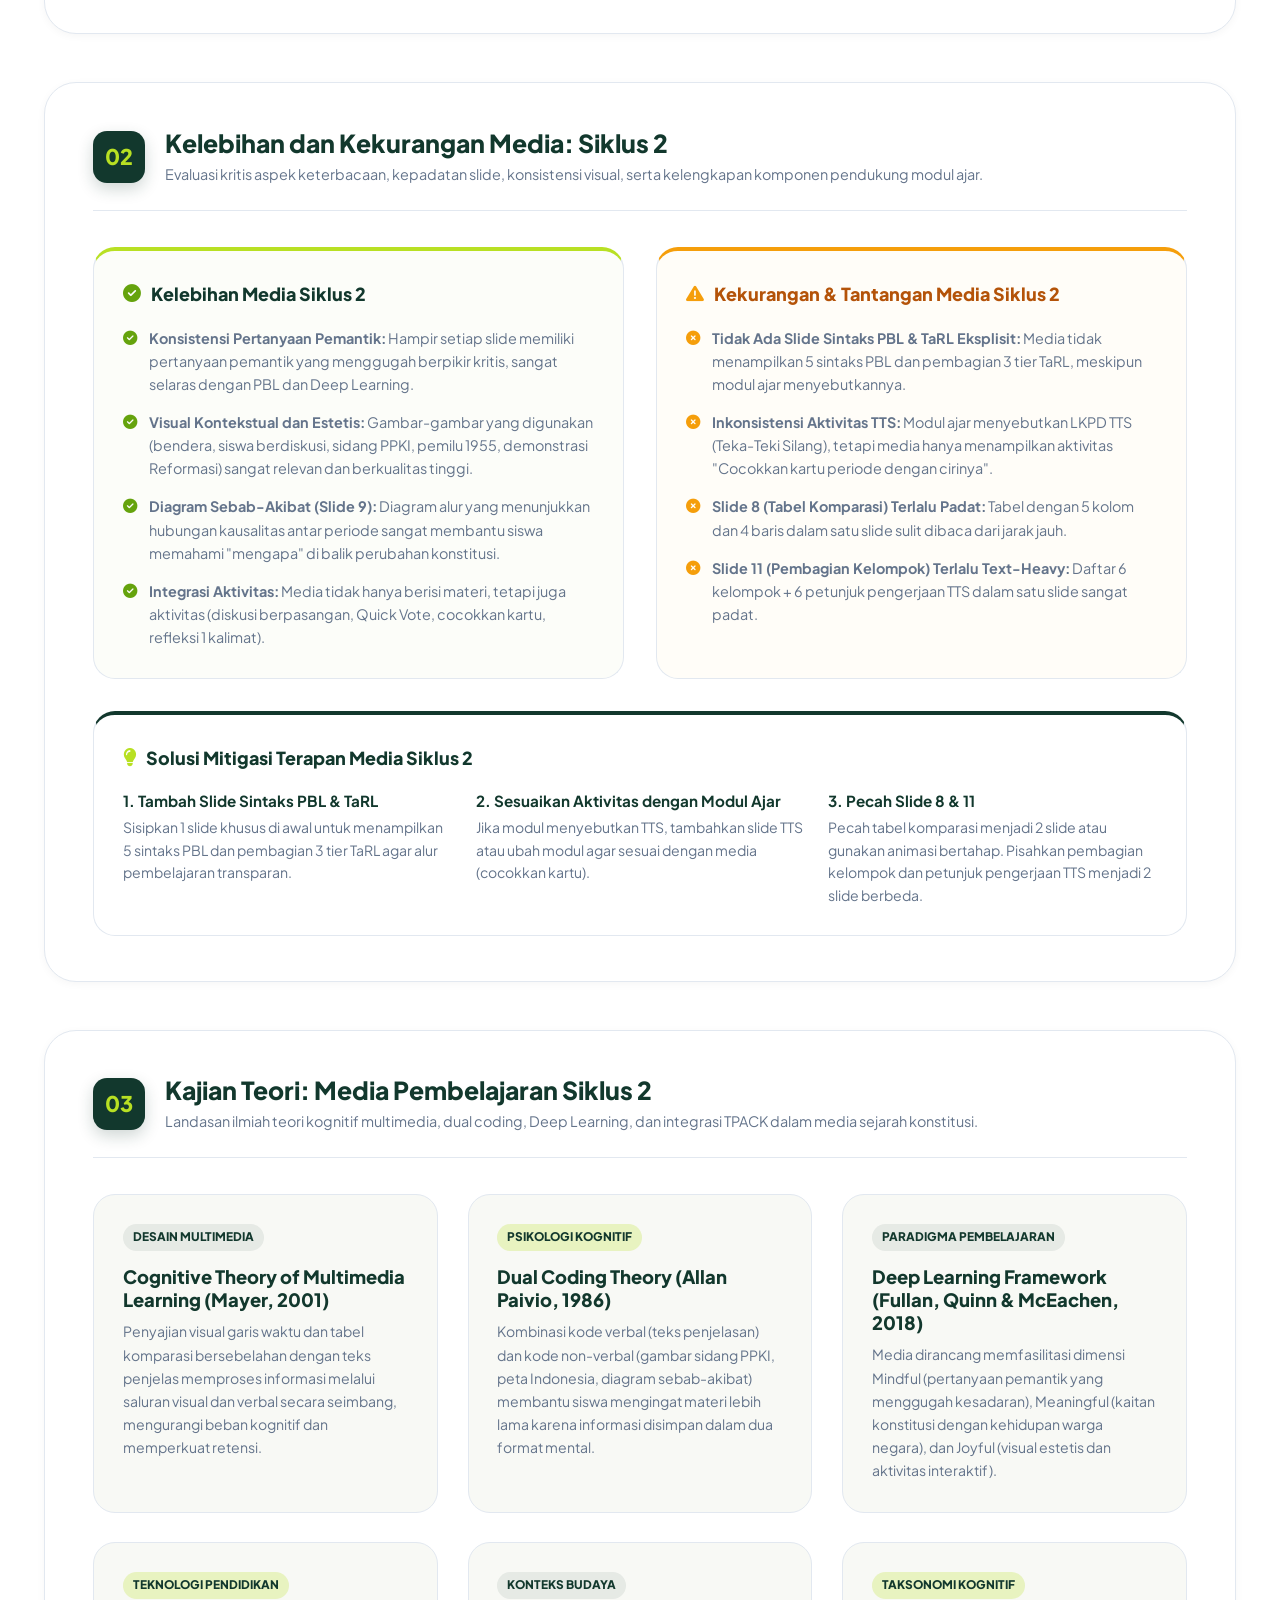
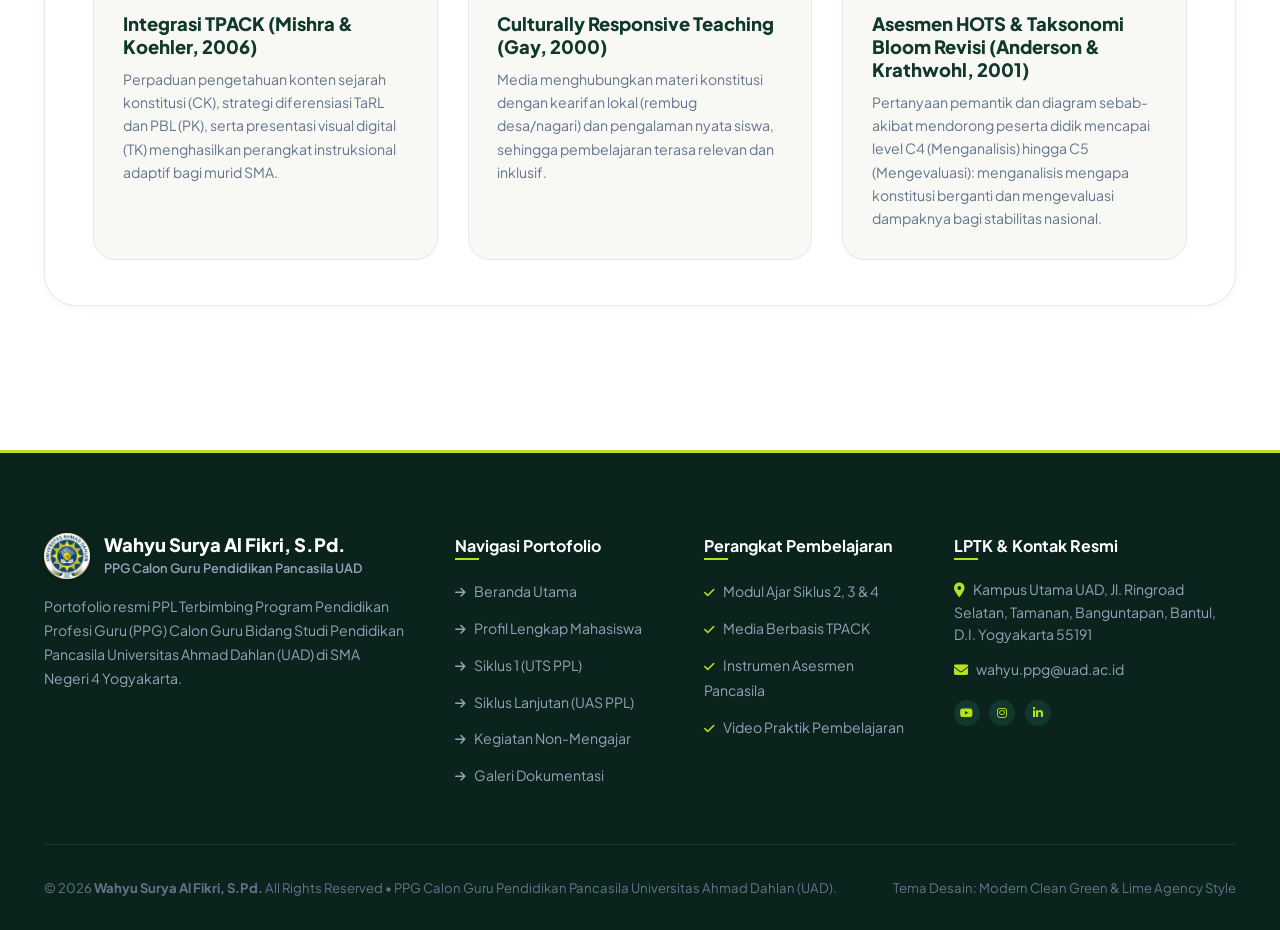
<file: UAS/media.html>
<!doctype html>
<html lang="id">
  <head>
    <meta charset="UTF-8" />
    <meta name="viewport" content="width=device-width, initial-scale=1.0" />
    <title>UAS - Media Pembelajaran Pendidikan Pancasila (Siklus 2, 3 & 4) | Wahyu Surya Al Fikri, S.Pd. - UAD</title>

    <link rel="icon" type="image/png" href="../logo.png" />
    <link rel="preconnect" href="https://fonts.googleapis.com" />
    <link rel="preconnect" href="https://fonts.gstatic.com" crossorigin />
    <link href="https://fonts.googleapis.com/css2?family=Plus+Jakarta+Sans:wght@300;400;500;600;700;800&display=swap" rel="stylesheet" />
    <link rel="stylesheet" href="https://cdnjs.cloudflare.com/ajax/libs/font-awesome/6.5.1/css/all.min.css" />
    <link rel="stylesheet" href="../css/style.css" />

    <style>
      /* Cycle Switcher Tabs for UAS */
      .uas-tabs-wrapper {
        display: flex;
        gap: 0.85rem;
        margin-bottom: 1.75rem;
        flex-wrap: wrap;
      }
      .uas-tab-btn {
        background: #f8f9f5;
        border: 1px solid var(--color-border-light);
        color: var(--color-primary-dark);
        padding: 0.85rem 1.65rem;
        border-radius: var(--radius-pill);
        font-size: 0.92rem;
        font-weight: 700;
        cursor: pointer;
        display: inline-flex;
        align-items: center;
        gap: 0.65rem;
        transition: var(--transition-fast);
        box-shadow: 0 2px 6px rgba(0, 0, 0, 0.03);
      }
      .uas-tab-btn:hover {
        background: #ffffff;
        border-color: var(--color-primary-dark);
        transform: translateY(-2px);
        box-shadow: var(--shadow-sm);
      }
      .uas-tab-btn.active {
        background: var(--color-primary-dark);
        color: var(--color-accent-lime);
        border-color: var(--color-primary-dark);
        box-shadow: 0 6px 18px rgba(18, 56, 45, 0.25);
      }
      .uas-tab-badge {
        background: rgba(184, 224, 35, 0.25);
        color: var(--color-primary-dark);
        font-size: 0.72rem;
        padding: 2px 7px;
        border-radius: 4px;
        font-weight: 800;
      }
      .uas-tab-btn.active .uas-tab-badge {
        background: var(--color-accent-lime);
        color: var(--color-primary-dark);
      }

      /* Cycle summary cards */
      .uas-cycles-summary-grid {
        display: grid;
        grid-template-columns: repeat(auto-fit, minmax(320px, 1fr));
        gap: 1.85rem;
        margin-top: 3.5rem;
      }
      .uas-cycle-summary-card {
        background: #ffffff;
        border: 1px solid var(--color-border-light);
        border-radius: var(--radius-xl);
        padding: 2rem;
        display: flex;
        flex-direction: column;
        box-shadow: var(--shadow-sm);
        transition: var(--transition-fast);
        position: relative;
      }
      .uas-cycle-summary-card:hover {
        transform: translateY(-4px);
        border-color: var(--color-primary-dark);
        box-shadow: var(--shadow-md);
      }
      .uas-cycle-summary-card.active-card {
        border-top: 4px solid var(--color-accent-lime);
      }

      /* Analysis Cycle Switch Container */
      .analysis-cycle-container {
        display: none;
        animation: fadeInAnalysis 0.35s ease;
      }
      .analysis-cycle-container.active {
        display: block;
      }
      @keyframes fadeInAnalysis {
        from {
          opacity: 0;
          transform: translateY(8px);
        }
        to {
          opacity: 1;
          transform: translateY(0);
        }
      }

      /* Slide Sub-badge */
      .slide-subbadge {
        display: inline-block;
        background: rgba(18, 56, 45, 0.08);
        color: var(--color-primary-dark);
        font-size: 0.75rem;
        font-weight: 800;
        padding: 3px 10px;
        border-radius: 4px;
        margin-bottom: 0.6rem;
        text-transform: uppercase;
        letter-spacing: 0.5px;
      }
    </style>
  </head>
  <body>
    <!-- =================================================================
       1. TOPBAR (Contact Info & Angled Lime Social Strip)
       ================================================================= -->
    <div class="topbar">
      <div class="container topbar-inner">
        <div class="topbar-contact">
          <a href="tel:+62859195374310" class="topbar-item">
            <i class="fa-solid fa-phone"></i>
            <span>+62 859-1953-74310</span>
          </a>
          <a href="mailto:wahyu.ppg@uad.ac.id" class="topbar-item">
            <i class="fa-solid fa-envelope"></i>
            <span>wahyu.ppg@uad.ac.id</span>
          </a>
          <div class="topbar-item">
            <i class="fa-solid fa-location-dot"></i>
            <span>Universitas Ahmad Dahlan (UAD) • D.I. Yogyakarta</span>
          </div>
        </div>

        <div class="topbar-social-wrap">
          <a href="javascript:void(0)" onclick="showToast('Facebook Wahyu Surya Al Fikri')" class="social-circle-btn" aria-label="Facebook"><i class="fa-brands fa-facebook-f"></i></a>
          <a href="javascript:void(0)" onclick="showToast('Twitter / X')" class="social-circle-btn" aria-label="Twitter"><i class="fa-brands fa-x-twitter"></i></a>
          <a href="javascript:void(0)" onclick="showToast('Instagram Wahyu Surya Al Fikri')" class="social-circle-btn" aria-label="Instagram"><i class="fa-brands fa-instagram"></i></a>
          <a href="javascript:void(0)" onclick="showToast('Kanal YouTube Pembelajaran Pendidikan Pancasila')" class="social-circle-btn" aria-label="YouTube"><i class="fa-brands fa-youtube"></i></a>
          <a href="javascript:void(0)" onclick="showToast('LinkedIn Wahyu Surya Al Fikri')" class="social-circle-btn" aria-label="LinkedIn"><i class="fa-brands fa-linkedin-in"></i></a>
        </div>
      </div>
    </div>

    <!-- =================================================================
       2. MAIN NAVBAR
       ================================================================= -->
    <header class="navbar">
      <div class="container navbar-inner">
        <a href="../index.html" class="brand">
          <img src="../logo navbar.png" alt="Logo UAD" class="brand-logo-img" onerror="this.style.display = 'none'" />
          <div>
            <span class="brand-title">Wahyu Surya Al Fikri, S.Pd.</span>
            <span class="brand-subtitle">PPG Calon Guru Pendidikan Pancasila UAD</span>
          </div>
        </a>

        <nav>
          <ul class="nav-links">
            <li><a href="../index.html" class="nav-link">Beranda</a></li>
            <li><a href="../profil.html" class="nav-link">Profil</a></li>

            <!-- UTS Dropdown -->
            <li class="nav-item-dropdown">
              <a href="javascript:void(0)" class="nav-link dropdown-toggle" role="button"> UTS <i class="fa-solid fa-chevron-down chevron-icon"></i> </a>
              <ul class="dropdown-menu">
                <li>
                  <a href="../UTS/rancangan.html" class="dropdown-item"><i class="fa-solid fa-book-bookmark"></i> Rancangan</a>
                </li>
                <li>
                  <a href="../UTS/materi.html" class="dropdown-item"><i class="fa-solid fa-book-open"></i> Materi</a>
                </li>
                <li>
                  <a href="../UTS/media.html" class="dropdown-item"><i class="fa-solid fa-photo-film"></i> Media</a>
                </li>
                <li>
                  <a href="../UTS/instrumen.html" class="dropdown-item"><i class="fa-solid fa-clipboard-check"></i> Instrumen</a>
                </li>
                <li>
                  <a href="../UTS/video.html" class="dropdown-item"><i class="fa-solid fa-circle-play"></i> Video</a>
                </li>
              </ul>
            </li>

            <!-- UAS Dropdown (Active) -->
            <li class="nav-item-dropdown">
              <a href="javascript:void(0)" class="nav-link dropdown-toggle active" role="button"> UAS <i class="fa-solid fa-chevron-down chevron-icon"></i> </a>
              <ul class="dropdown-menu">
                <li>
                  <a href="rancangan.html" class="dropdown-item"><i class="fa-solid fa-book-bookmark"></i> Rancangan</a>
                </li>
                <li>
                  <a href="materi.html" class="dropdown-item"><i class="fa-solid fa-book-open"></i> Materi</a>
                </li>
                <li>
                  <a href="media.html" class="dropdown-item active" style="font-weight: 700"><i class="fa-solid fa-photo-film"></i> Media</a>
                </li>
                <li>
                  <a href="instrumen.html" class="dropdown-item"><i class="fa-solid fa-clipboard-check"></i> Instrumen</a>
                </li>
                <li>
                  <a href="video.html" class="dropdown-item"><i class="fa-solid fa-circle-play"></i> Video</a>
                </li>
              </ul>
            </li>

            <li><a href="../non-mengajar.html" class="nav-link">Non-Mengajar</a></li>
            <li><a href="../dokumentasi.html" class="nav-link">Dokumentasi</a></li>
          </ul>
        </nav>

        <div class="nav-actions">
          <a href="../index.html" class="btn btn-outline-dark btn-sm"> <i class="fa-solid fa-arrow-left"></i> Beranda </a>
          <button class="mobile-toggle" aria-label="Toggle Menu">
            <i class="fa-solid fa-bars"></i>
          </button>
        </div>
      </div>
    </header>

    <!-- =================================================================
       3. SUBPAGE HERO HEADER
       ================================================================= -->
    <section class="subpage-hero-agency">
      <div class="container">
        <div class="badge-pill-group">
          <span class="twin-dot-icon"> <span></span><span></span> </span>
          <span>UAS • SIKLUS 2, 3 & 4 PPL TERBIMBING</span>
        </div>

        <h1 style="font-size: clamp(2.2rem, 4vw, 3.2rem); color: var(--color-primary-dark); margin-bottom: 0.8rem">Media Pembelajaran Pendidikan Pancasila (UAS: Siklus 2, 3 & 4)</h1>
        <p style="max-width: 840px; font-size: 1.05rem; line-height: 1.6; color: var(--color-text-muted)">
          Kompilasi media pembelajaran visual grafis, presentasi taktis, panduan grafis, dan E-LKPD interaktif Kurikulum Merdeka Fase F (Kelas XI SMA) untuk Ujian Akhir Semester (UAS) / Siklus Lanjutan PPL Terbimbing di SMA Negeri 4
          Yogyakarta. Meliputi <strong>Siklus 2: Periodisasi Pemberlakuan Konstitusi di Indonesia</strong> dan <strong>Siklus 3 & 4: Perubahan UUD NRI Tahun 1945</strong> dengan analisis mandiri terpisah.
        </p>

        <div class="subpage-breadcrumb">
          <a href="../index.html">Beranda</a>
          <i class="fa-solid fa-chevron-right"></i>
          <span>Siklus Lanjutan (UAS)</span>
          <i class="fa-solid fa-chevron-right"></i>
          <span style="color: var(--color-primary-dark); font-weight: 700">Media Pembelajaran</span>
        </div>
      </div>
    </section>

    <!-- =================================================================
       4. MAIN CONTENT: MULTI-SIKLUS MEDIA VIEWER & SEPARATE ANALYSES
       ================================================================= -->
    <main style="padding: 4rem 0 6rem; background: #ffffff">
      <div class="container">
        <!-- =============================================================
           A. MULTI-SIKLUS INTERACTIVE MEDIA VIEWER SECTION
           ============================================================= -->
        <section style="margin-bottom: 5rem">
          <div class="section-agency-head" style="margin-bottom: 2rem">
            <div class="badge-pill-group">
              <span class="twin-dot-icon"> <span></span><span></span> </span>
              <span>DOKUMEN MEDIA SIKLUS 2, 3 & 4</span>
            </div>
            <h2 class="section-agency-title">Pratinjau Media Pembelajaran Digital (Pilih Siklus)</h2>
            <p class="section-agency-subtitle">Pilih siklus di bawah untuk menampilkan dokumen presentasi media digital serta membuka <strong>analisis mendalam khusus</strong> untuk masing-masing media pembelajaran di bawah viewer.</p>
          </div>

          <!-- Cycle Switcher Tab Navigation -->
          <div class="uas-tabs-wrapper">
            <button id="tab-btn-2" class="uas-tab-btn active" onclick="switchUASMedia(2)">
              <i class="fa-solid fa-landmark"></i> <span>Siklus 2: Periodisasi Pemberlakuan Konstitusi</span>
              <span class="uas-tab-badge">11 Slide</span>
            </button>

            <button id="tab-btn-34" class="uas-tab-btn" onclick="switchUASMedia(34)">
              <i class="fa-solid fa-file-shield"></i> <span>Siklus 3 & 4: Perubahan UUD NRI Tahun 1945</span>
              <span class="uas-tab-badge">17 Slide</span>
            </button>
          </div>

          <!-- PDF Viewer Container Card -->
          <div class="pdf-viewer-card">
            <!-- Toolbar -->
            <div class="pdf-viewer-toolbar">
              <div class="pdf-toolbar-info">
                <div class="pdf-toolbar-icon">
                  <i class="fa-solid fa-photo-film"></i>
                </div>
                <div>
                  <div id="uas-media-title" class="pdf-toolbar-title">Media Pembelajaran Pendidikan Pancasila Siklus 2: Periodisasi Pemberlakuan Konstitusi</div>
                  <div id="uas-media-sub" class="pdf-toolbar-sub">Penyusun: <strong>Wahyu Surya Al Fikri, S.Pd.</strong> • Fase F / Kelas XI F3 • Media Visual Presentasi & Diagram • 11 Halaman</div>
                </div>
              </div>

              <div class="pdf-toolbar-actions">
                <span id="uas-meta-badge" class="tag-pill" style="background: rgba(184, 224, 35, 0.2); color: #b8e023; font-weight: 700; border: 1px solid rgba(184, 224, 35, 0.4); padding: 6px 14px; font-size: 0.78rem">
                  <i class="fa-solid fa-circle-check" style="margin-right: 5px"></i> Terverifikasi LPTK UAD
                </span>
                <a id="uas-download-btn" href="../Dokumen/Media Siklus 2.pdf" download="Media_Pembelajaran_Pancasila_Siklus2_PeriodisasiKonstitusi_WahyuSuryaAlFikri.pdf" class="btn btn-primary-lime btn-sm">
                  <i class="fa-solid fa-file-arrow-down"></i> Unduh Media Siklus 2
                </a>
                <a id="uas-fullscreen-btn" href="../Dokumen/Media Siklus 2.pdf" target="_blank" rel="noopener noreferrer" class="btn btn-outline-light btn-sm" style="border-color: rgba(255, 255, 255, 0.4); color: #ffffff">
                  <i class="fa-solid fa-arrow-up-right-from-square"></i> Layar Penuh
                </a>
              </div>
            </div>

            <!-- Embedded Frame -->
            <div class="pdf-frame-wrapper">
              <iframe id="uas-media-frame" src="../Dokumen/Media Siklus 2.pdf#toolbar=1&navpanes=0&scrollbar=1" title="Media Pembelajaran UAS Wahyu Surya Al Fikri" loading="lazy">
                <p style="padding: 2rem; color: #ffffff; text-align: center">
                  Peramban Anda tidak mendukung tampilan PDF langsung. Silakan
                  <a id="uas-fallback-link" href="../Dokumen/Media Siklus 2.pdf" target="_blank" style="color: var(--color-accent-lime); font-weight: bold; text-decoration: underline">
                    Klik di sini untuk mengunduh atau membuka Media Pembelajaran (.PDF) </a
                  >.
                </p>
              </iframe>
            </div>

            <!-- Footer Metadata Bar -->
            <div style="background: #f8f9f5; padding: 1.25rem 2rem; border-top: 1px solid var(--color-border-light); display: flex; align-items: center; justify-content: space-between; flex-wrap: wrap; gap: 1rem">
              <div style="display: flex; align-items: center; gap: 1.8rem; flex-wrap: wrap">
                <div style="font-size: 0.85rem; color: var(--color-text-muted)">
                  <i class="fa-solid fa-graduation-cap" style="color: var(--color-primary-dark); margin-right: 6px"></i>
                  <strong>Sekolah Mitra:</strong> SMA Negeri 4 Yogyakarta
                </div>
                <div style="font-size: 0.85rem; color: var(--color-text-muted)">
                  <i class="fa-solid fa-laptop-code" style="color: var(--color-primary-dark); margin-right: 6px"></i>
                  <strong>Pendekatan:</strong> <span id="uas-meta-method">TPACK & Deep Learning Presentation</span>
                </div>
                <div style="font-size: 0.85rem; color: var(--color-text-muted)">
                  <i class="fa-solid fa-file-powerpoint" style="color: var(--color-primary-dark); margin-right: 6px"></i>
                  <strong>Kelengkapan:</strong> <span id="uas-meta-pages">11 Halaman Presentasi</span>
                </div>
              </div>
              <div>
                <a href="javascript:void(0)" onclick="showToast('Dokumen Media Resmi Kurikulum Merdeka Fase F')" style="font-size: 0.82rem; color: var(--color-primary-dark); font-weight: 700; text-decoration: none">
                  <i class="fa-solid fa-circle-info" style="color: var(--color-accent-lime); margin-right: 5px"></i> Kurikulum Merdeka 2026
                </a>
              </div>
            </div>
          </div>

          <!-- 2 Quick Cards: Overview & Direct Download -->
          <div class="uas-cycles-summary-grid">
            <!-- Card Siklus 2 -->
            <div id="summary-card-2" class="uas-cycle-summary-card active-card">
              <div style="display: flex; justify-content: space-between; align-items: flex-start; margin-bottom: 1rem">
                <span class="tag-pill" style="background: rgba(18, 56, 45, 0.08); color: var(--color-primary-dark); font-weight: 800"> MEDIA SIKLUS 2 • PERIODISASI KONSTITUSI </span>
                <span style="font-size: 0.8rem; color: var(--color-text-muted); font-weight: 600">11 Slide</span>
              </div>
              <h4 style="font-size: 1.15rem; font-weight: 800; color: var(--color-primary-dark); margin-bottom: 0.6rem">Periodisasi Pemberlakuan Konstitusi di Indonesia</h4>
              <p style="font-size: 0.88rem; color: var(--color-text-muted); line-height: 1.6; margin-bottom: 1.25rem; flex: 1">
                Media visual grafis (PPT) yang menguraikan dinamika hukum dasar, bentuk negara, dan sistem pemerintahan Indonesia dari UUD 1945, Konstitusi RIS, UUDS 1950, hingga UUD 1945 Pasca-Dekret melalui garis waktu dan tabel komparasi
                interaktif.
              </p>
              <div style="display: flex; gap: 0.6rem">
                <button class="btn btn-primary-dark btn-sm" style="flex: 1" onclick="switchUASMedia(2)"><i class="fa-solid fa-eye"></i> Tampilkan & Analisis</button>
                <a href="../Dokumen/Media Siklus 2.pdf" download="Media_Pembelajaran_Pancasila_Siklus2_PeriodisasiKonstitusi.pdf" class="btn btn-outline-dark btn-sm" aria-label="Unduh Media Siklus 2">
                  <i class="fa-solid fa-download"></i>
                </a>
              </div>
            </div>

            <!-- Card Siklus 3 & 4 (Combined) -->
            <div id="summary-card-34" class="uas-cycle-summary-card">
              <div style="display: flex; justify-content: space-between; align-items: flex-start; margin-bottom: 1rem">
                <span class="tag-pill" style="background: rgba(184, 224, 35, 0.25); color: var(--color-primary-dark); font-weight: 800"> MEDIA SIKLUS 3 & 4 • PERUBAHAN UUD 1945 </span>
                <span style="font-size: 0.8rem; color: var(--color-text-muted); font-weight: 600">17 Slide</span>
              </div>
              <h4 style="font-size: 1.15rem; font-weight: 800; color: var(--color-primary-dark); margin-bottom: 0.6rem">Perubahan UUD NRI Tahun 1945 (Amandemen 1999–2002)</h4>
              <p style="font-size: 0.88rem; color: var(--color-text-muted); line-height: 1.6; margin-bottom: 1.25rem; flex: 1">
                Media presentasi komprehensif yang membedah latar belakang, prosedur Pasal 37, lima kesepakatan dasar MPR, empat tahap amandemen, perbandingan sebelum-sesudah, dampak bagi warga negara, serta aturan main kuis "New Family
                100".
              </p>
              <div style="display: flex; gap: 0.6rem">
                <button class="btn btn-primary-dark btn-sm" style="flex: 1" onclick="switchUASMedia(34)"><i class="fa-solid fa-eye"></i> Tampilkan & Analisis</button>
                <a href="../Dokumen/Media Siklus 3 dan 4.pdf" download="Media_Pembelajaran_Pancasila_Siklus3dan4_PerubahanUUD1945.pdf" class="btn btn-outline-dark btn-sm" aria-label="Unduh Media Siklus 3 & 4">
                  <i class="fa-solid fa-download"></i>
                </a>
              </div>
            </div>
          </div>
        </section>

        <!-- =============================================================
           B. SEPARATE INDIVIDUAL MEDIA ANALYSES
           ============================================================= -->
        <section>
          <!-- Header Penanda Analisis -->
          <div class="section-agency-head" style="margin-bottom: 3rem">
            <div class="badge-pill-group">
              <span class="twin-dot-icon"> <span></span><span></span> </span>
              <span id="analysis-media-badge">ANALISIS KHUSUS MEDIA: SIKLUS 2 (PERIODISASI PEMBERLAKUAN KONSTITUSI)</span>
            </div>
            <h2 id="analysis-media-main-title" class="section-agency-title">Analisis Media Pembelajaran Siklus 2: Periodisasi Pemberlakuan Konstitusi</h2>
            <p id="analysis-media-subtitle" class="section-agency-subtitle">
              Kajian mandiri terhadap perancangan dan efektivitas media visual presentasi Siklus 2, membedah visualisasi garis waktu, tabel komparasi, dan analisis sebab-akibat.
            </p>
          </div>

          <!-- =========================================================
             ANALISIS KHUSUS MEDIA: SIKLUS 2
             ========================================================= -->
          <div id="analysis-siklus-2" class="analysis-cycle-container active">
            <!-- 1. Konteks dan Tujuan Media Siklus 2 -->
            <article class="analysis-module-card">
              <div class="analysis-module-header">
                <div class="analysis-module-num">01</div>
                <div>
                  <h3 class="analysis-module-title">Konteks dan Tujuan: Media Pembelajaran Siklus 2</h3>
                  <p class="analysis-module-desc">Tinjauan kebutuhan visualisasi kronologi konstitusi, pemetaan struktur materi 11 slide, serta integrasi pendekatan Deep Learning dalam desain visual.</p>
                </div>
              </div>

              <div class="analysis-content-body">
                <div style="margin-bottom: 2rem">
                  <h4 style="font-size: 1.15rem; font-weight: 800; color: var(--color-primary-dark); margin-bottom: 0.8rem">
                    <i class="fa-solid fa-chalkboard-user" style="margin-right: 6px"></i> A. Analisis Konteks Visual & Kebutuhan Media
                  </h4>
                  <p style="font-size: 0.95rem; color: var(--color-text-muted); line-height: 1.75; margin-bottom: 1.2rem">
                    Materi Periodisasi Konstitusi menuntut pemahaman kronologis dan kausalitas yang kompleks. Media presentasi 11 slide ini dirancang untuk menjembatani konsep abstrak tersebut melalui visualisasi garis waktu interaktif,
                    tabel komparasi yang tajam, dan diagram sebab-akibat yang mengalir. Media ini tidak hanya menyajikan teks, tetapi juga mengajak siswa beraktivitas (diskusi berpasangan, quick vote, cocokkan kartu).
                  </p>

                  <div style="display: grid; grid-template-columns: repeat(auto-fit, minmax(280px, 1fr)); gap: 1.25rem">
                    <div style="background: #f8f9f5; border-radius: var(--radius-md); padding: 1.25rem; border-left: 4px solid var(--color-primary-dark)">
                      <strong style="color: var(--color-primary-dark); display: block; font-size: 0.92rem; margin-bottom: 0.3rem"> Visualisasi Garis Waktu (Slide 3) </strong>
                      <p style="font-size: 0.86rem; color: var(--color-text-muted); line-height: 1.6; margin: 0">
                        Menampilkan 4 periode konstitusi (UUD 1945, RIS, UUDS, UUD 1945 Pasca-Dekret) secara berurutan dengan penanda tahun yang jelas, memudahkan siswa memahami rentang waktu dan transisi antar periode.
                      </p>
                    </div>

                    <div style="background: #f8f9f5; border-radius: var(--radius-md); padding: 1.25rem; border-left: 4px solid var(--color-accent-lime)">
                      <strong style="color: var(--color-primary-dark); display: block; font-size: 0.92rem; margin-bottom: 0.3rem"> Tabel Komparasi & Diagram Sebab-Akibat (Slide 8 & 9) </strong>
                      <p style="font-size: 0.86rem; color: var(--color-text-muted); line-height: 1.6; margin: 0">
                        Tabel komparasi (Slide 8) meringkas 4 periode dalam satu pandangan. Diagram sebab-akibat (Slide 9) menunjukkan alur kausalitas (KMB → RIS → Penolakan Federal → UUDS → Dekret Presiden → Reformasi) yang sangat penting
                        untuk penalaran kritis.
                      </p>
                    </div>
                  </div>
                </div>

                <div>
                  <h4 style="font-size: 1.15rem; font-weight: 800; color: var(--color-primary-dark); margin-bottom: 0.8rem">
                    <i class="fa-solid fa-bullseye" style="margin-right: 6px"></i> B. Tujuan Pengembangan Media Pembelajaran Siklus 2
                  </h4>
                  <div style="display: grid; grid-template-columns: repeat(auto-fit, minmax(260px, 1fr)); gap: 1.25rem">
                    <div style="background: #ffffff; border: 1px solid var(--color-border-light); padding: 1.35rem; border-radius: var(--radius-md)">
                      <div style="color: var(--color-primary-dark); font-weight: 800; font-size: 0.75rem; text-transform: uppercase; margin-bottom: 0.4rem">Tujuan Kognitif (Meaningful)</div>
                      <p style="font-size: 0.88rem; color: var(--color-text-muted); line-height: 1.6; margin: 0">
                        Siswa mampu menguraikan 4 periode konstitusi, membedakan bentuk negara (kesatuan vs federal) dan sistem pemerintahan (presidensial vs parlementer), serta menganalisis sebab-akibat perubahan.
                      </p>
                    </div>
                    <div style="background: #ffffff; border: 1px solid var(--color-border-light); padding: 1.35rem; border-radius: var(--radius-md)">
                      <div style="color: var(--color-primary-dark); font-weight: 800; font-size: 0.75rem; text-transform: uppercase; margin-bottom: 0.4rem">Tujuan Afektif (Mindful)</div>
                      <p style="font-size: 0.88rem; color: var(--color-text-muted); line-height: 1.6; margin: 0">
                        Siswa menyadari peran sejarah konstitusi terhadap kehidupannya sebagai warga negara hari ini, serta meneladani komitmen pendiri bangsa dalam menjaga keutuhan NKRI.
                      </p>
                    </div>
                    <div style="background: #ffffff; border: 1px solid var(--color-border-light); padding: 1.35rem; border-radius: var(--radius-md)">
                      <div style="color: var(--color-primary-dark); font-weight: 800; font-size: 0.75rem; text-transform: uppercase; margin-bottom: 0.4rem">Tujuan Psikomotorik (Joyful)</div>
                      <p style="font-size: 0.88rem; color: var(--color-text-muted); line-height: 1.6; margin: 0">
                        Siswa terlibat aktif dalam diskusi berpasangan, quick vote, cocokkan kartu, analisis tabel komparasi, dan refleksi tertulis yang menyenangkan.
                      </p>
                    </div>
                  </div>
                </div>
              </div>
            </article>

            <!-- 2. Kelebihan dan Kekurangan Media Siklus 2 -->
            <article class="analysis-module-card">
              <div class="analysis-module-header">
                <div class="analysis-module-num">02</div>
                <div>
                  <h3 class="analysis-module-title">Kelebihan dan Kekurangan Media: Siklus 2</h3>
                  <p class="analysis-module-desc">Evaluasi kritis aspek keterbacaan, kepadatan slide, konsistensi visual, serta kelengkapan komponen pendukung modul ajar.</p>
                </div>
              </div>

              <div class="analysis-content-body">
                <div class="analysis-grid-2col">
                  <div class="analysis-box-item pro">
                    <div class="analysis-box-title" style="color: var(--color-primary-dark)"><i class="fa-solid fa-circle-check" style="color: #65a30d"></i> Kelebihan Media Siklus 2</div>
                    <ul class="analysis-list">
                      <li>
                        <i class="fa-solid fa-check-circle" style="color: #65a30d"></i>
                        <div><strong>Konsistensi Pertanyaan Pemantik:</strong> Hampir setiap slide memiliki pertanyaan pemantik yang menggugah berpikir kritis, sangat selaras dengan PBL dan Deep Learning.</div>
                      </li>
                      <li>
                        <i class="fa-solid fa-check-circle" style="color: #65a30d"></i>
                        <div><strong>Visual Kontekstual dan Estetis:</strong> Gambar-gambar yang digunakan (bendera, siswa berdiskusi, sidang PPKI, pemilu 1955, demonstrasi Reformasi) sangat relevan dan berkualitas tinggi.</div>
                      </li>
                      <li>
                        <i class="fa-solid fa-check-circle" style="color: #65a30d"></i>
                        <div><strong>Diagram Sebab-Akibat (Slide 9):</strong> Diagram alur yang menunjukkan hubungan kausalitas antar periode sangat membantu siswa memahami "mengapa" di balik perubahan konstitusi.</div>
                      </li>
                      <li>
                        <i class="fa-solid fa-check-circle" style="color: #65a30d"></i>
                        <div><strong>Integrasi Aktivitas:</strong> Media tidak hanya berisi materi, tetapi juga aktivitas (diskusi berpasangan, Quick Vote, cocokkan kartu, refleksi 1 kalimat).</div>
                      </li>
                    </ul>
                  </div>

                  <div class="analysis-box-item con">
                    <div class="analysis-box-title" style="color: #b45309"><i class="fa-solid fa-triangle-exclamation" style="color: #f59e0b"></i> Kekurangan & Tantangan Media Siklus 2</div>
                    <ul class="analysis-list">
                      <li>
                        <i class="fa-solid fa-circle-xmark" style="color: #f59e0b"></i>
                        <div><strong>Tidak Ada Slide Sintaks PBL & TaRL Eksplisit:</strong> Media tidak menampilkan 5 sintaks PBL dan pembagian 3 tier TaRL, meskipun modul ajar menyebutkannya.</div>
                      </li>
                      <li>
                        <i class="fa-solid fa-circle-xmark" style="color: #f59e0b"></i>
                        <div><strong>Inkonsistensi Aktivitas TTS:</strong> Modul ajar menyebutkan LKPD TTS (Teka-Teki Silang), tetapi media hanya menampilkan aktivitas "Cocokkan kartu periode dengan cirinya".</div>
                      </li>
                      <li>
                        <i class="fa-solid fa-circle-xmark" style="color: #f59e0b"></i>
                        <div><strong>Slide 8 (Tabel Komparasi) Terlalu Padat:</strong> Tabel dengan 5 kolom dan 4 baris dalam satu slide sulit dibaca dari jarak jauh.</div>
                      </li>
                      <li>
                        <i class="fa-solid fa-circle-xmark" style="color: #f59e0b"></i>
                        <div><strong>Slide 11 (Pembagian Kelompok) Terlalu Text-Heavy:</strong> Daftar 6 kelompok + 6 petunjuk pengerjaan TTS dalam satu slide sangat padat.</div>
                      </li>
                    </ul>
                  </div>
                </div>

                <div class="analysis-box-item solution">
                  <div class="analysis-box-title" style="color: var(--color-primary-dark)"><i class="fa-solid fa-lightbulb" style="color: var(--color-accent-lime)"></i> Solusi Mitigasi Terapan Media Siklus 2</div>
                  <div style="display: grid; grid-template-columns: repeat(auto-fit, minmax(280px, 1fr)); gap: 1.5rem">
                    <div>
                      <h5 style="color: var(--color-primary-dark); font-weight: 700; font-size: 0.95rem; margin-bottom: 0.4rem">1. Tambah Slide Sintaks PBL & TaRL</h5>
                      <p style="font-size: 0.88rem; color: var(--color-text-muted); line-height: 1.6; margin: 0">
                        Sisipkan 1 slide khusus di awal untuk menampilkan 5 sintaks PBL dan pembagian 3 tier TaRL agar alur pembelajaran transparan.
                      </p>
                    </div>
                    <div>
                      <h5 style="color: var(--color-primary-dark); font-weight: 700; font-size: 0.95rem; margin-bottom: 0.4rem">2. Sesuaikan Aktivitas dengan Modul Ajar</h5>
                      <p style="font-size: 0.88rem; color: var(--color-text-muted); line-height: 1.6; margin: 0">Jika modul menyebutkan TTS, tambahkan slide TTS atau ubah modul agar sesuai dengan media (cocokkan kartu).</p>
                    </div>
                    <div>
                      <h5 style="color: var(--color-primary-dark); font-weight: 700; font-size: 0.95rem; margin-bottom: 0.4rem">3. Pecah Slide 8 & 11</h5>
                      <p style="font-size: 0.88rem; color: var(--color-text-muted); line-height: 1.6; margin: 0">
                        Pecah tabel komparasi menjadi 2 slide atau gunakan animasi bertahap. Pisahkan pembagian kelompok dan petunjuk pengerjaan TTS menjadi 2 slide berbeda.
                      </p>
                    </div>
                  </div>
                </div>
              </div>
            </article>

            <!-- 3. Kajian Teori Media Siklus 2 -->
            <article class="analysis-module-card">
              <div class="analysis-module-header">
                <div class="analysis-module-num">03</div>
                <div>
                  <h3 class="analysis-module-title">Kajian Teori: Media Pembelajaran Siklus 2</h3>
                  <p class="analysis-module-desc">Landasan ilmiah teori kognitif multimedia, dual coding, Deep Learning, dan integrasi TPACK dalam media sejarah konstitusi.</p>
                </div>
              </div>

              <div class="analysis-content-body">
                <div class="theory-grid">
                  <div class="theory-card">
                    <span class="theory-badge">Desain Multimedia</span>
                    <h4 class="theory-title">Cognitive Theory of Multimedia Learning (Mayer, 2001)</h4>
                    <p class="theory-desc">
                      Penyajian visual garis waktu dan tabel komparasi bersebelahan dengan teks penjelas memproses informasi melalui saluran visual dan verbal secara seimbang, mengurangi beban kognitif dan memperkuat retensi.
                    </p>
                  </div>
                  <div class="theory-card">
                    <span class="theory-badge" style="background: rgba(184, 224, 35, 0.25)">Psikologi Kognitif</span>
                    <h4 class="theory-title">Dual Coding Theory (Allan Paivio, 1986)</h4>
                    <p class="theory-desc">
                      Kombinasi kode verbal (teks penjelasan) dan kode non-verbal (gambar sidang PPKI, peta Indonesia, diagram sebab-akibat) membantu siswa mengingat materi lebih lama karena informasi disimpan dalam dua format mental.
                    </p>
                  </div>
                  <div class="theory-card">
                    <span class="theory-badge">Paradigma Pembelajaran</span>
                    <h4 class="theory-title">Deep Learning Framework (Fullan, Quinn & McEachen, 2018)</h4>
                    <p class="theory-desc">
                      Media dirancang memfasilitasi dimensi Mindful (pertanyaan pemantik yang menggugah kesadaran), Meaningful (kaitan konstitusi dengan kehidupan warga negara), dan Joyful (visual estetis dan aktivitas interaktif).
                    </p>
                  </div>
                  <div class="theory-card">
                    <span class="theory-badge" style="background: rgba(184, 224, 35, 0.25)">Teknologi Pendidikan</span>
                    <h4 class="theory-title">Integrasi TPACK (Mishra & Koehler, 2006)</h4>
                    <p class="theory-desc">Perpaduan pengetahuan konten sejarah konstitusi (CK), strategi diferensiasi TaRL dan PBL (PK), serta presentasi visual digital (TK) menghasilkan perangkat instruksional adaptif bagi murid SMA.</p>
                  </div>
                  <div class="theory-card">
                    <span class="theory-badge">Konteks Budaya</span>
                    <h4 class="theory-title">Culturally Responsive Teaching (Gay, 2000)</h4>
                    <p class="theory-desc">Media menghubungkan materi konstitusi dengan kearifan lokal (rembug desa/nagari) dan pengalaman nyata siswa, sehingga pembelajaran terasa relevan dan inklusif.</p>
                  </div>
                  <div class="theory-card">
                    <span class="theory-badge" style="background: rgba(184, 224, 35, 0.25)">Taksonomi Kognitif</span>
                    <h4 class="theory-title">Asesmen HOTS & Taksonomi Bloom Revisi (Anderson & Krathwohl, 2001)</h4>
                    <p class="theory-desc">
                      Pertanyaan pemantik dan diagram sebab-akibat mendorong peserta didik mencapai level C4 (Menganalisis) hingga C5 (Mengevaluasi): menganalisis mengapa konstitusi berganti dan mengevaluasi dampaknya bagi stabilitas
                      nasional.
                    </p>
                  </div>
                </div>
              </div>
            </article>
          </div>

          <!-- =========================================================
             ANALISIS KHUSUS MEDIA: SIKLUS 3 & 4
             ========================================================= -->
          <div id="analysis-siklus-34" class="analysis-cycle-container">
            <!-- 1. Konteks dan Tujuan Media Siklus 3 & 4 -->
            <article class="analysis-module-card">
              <div class="analysis-module-header">
                <div class="analysis-module-num">01</div>
                <div>
                  <h3 class="analysis-module-title">Konteks dan Tujuan: Media Pembelajaran Siklus 3 & 4</h3>
                  <p class="analysis-module-desc">Tinjauan kebutuhan visualisasi prosedur amandemen, struktur 17 slide, serta integrasi TGT "New Family 100" dan Emotional Check-in dalam desain visual.</p>
                </div>
              </div>

              <div class="analysis-content-body">
                <div style="margin-bottom: 2rem">
                  <h4 style="font-size: 1.15rem; font-weight: 800; color: var(--color-primary-dark); margin-bottom: 0.8rem">
                    <i class="fa-solid fa-chalkboard-user" style="margin-right: 6px"></i> A. Analisis Konteks Visual & Kebutuhan Media
                  </h4>
                  <p style="font-size: 0.95rem; color: var(--color-text-muted); line-height: 1.75; margin-bottom: 1.2rem">
                    Materi Perubahan UUD NRI Tahun 1945 mencakup konsep abstrak (Pasal 37, lima kesepakatan dasar) dan prosedur yang kompleks. Media presentasi 17 slide ini dirancang untuk menyederhanakan kompleksitas tersebut melalui
                    visualisasi prosedur (Slide 8), tabel perbandingan sebelum-sesudah (Slide 14), serta emotional check-in yang kreatif (baterai dan permen). Media ini juga dilengkapi aturan main kuis "New Family 100" (Slide 17) untuk
                    mendukung TGT.
                  </p>

                  <div style="display: grid; grid-template-columns: repeat(auto-fit, minmax(280px, 1fr)); gap: 1.25rem">
                    <div style="background: #f8f9f5; border-radius: var(--radius-md); padding: 1.25rem; border-left: 4px solid var(--color-primary-dark)">
                      <strong style="color: var(--color-primary-dark); display: block; font-size: 0.92rem; margin-bottom: 0.3rem"> Emotional Check-in Kreatif (Slide 2 & 3) </strong>
                      <p style="font-size: 0.86rem; color: var(--color-text-muted); line-height: 1.6; margin: 0">
                        Menggunakan visual baterai (25%, 45%, 70%) dan permen (Mint Z, Kopiko, Kiss) untuk mengukur kesiapan emosional siswa. Ini adalah penerapan TaRL dan CRT yang sangat membumi dan menyenangkan.
                      </p>
                    </div>

                    <div style="background: #f8f9f5; border-radius: var(--radius-md); padding: 1.25rem; border-left: 4px solid var(--color-accent-lime)">
                      <strong style="color: var(--color-primary-dark); display: block; font-size: 0.92rem; margin-bottom: 0.3rem"> Visualisasi Prosedur & Dampak (Slide 8 & 15) </strong>
                      <p style="font-size: 0.86rem; color: var(--color-text-muted); line-height: 1.6; margin: 0">
                        Slide 8 memvisualisasikan alur prosedur Pasal 37 (1/3 → tertulis & jelas → 2/3 → 50%+1 → NKRI tetap). Slide 15 menghubungkan amandemen dengan dampak nyata bagi warga negara (hak suara langsung, HAM, kepastian hukum).
                      </p>
                    </div>
                  </div>
                </div>

                <div>
                  <h4 style="font-size: 1.15rem; font-weight: 800; color: var(--color-primary-dark); margin-bottom: 0.8rem">
                    <i class="fa-solid fa-bullseye" style="margin-right: 6px"></i> B. Tujuan Pengembangan Media Pembelajaran Siklus 3 & 4
                  </h4>
                  <div style="display: grid; grid-template-columns: repeat(auto-fit, minmax(260px, 1fr)); gap: 1.25rem">
                    <div style="background: #ffffff; border: 1px solid var(--color-border-light); padding: 1.35rem; border-radius: var(--radius-md)">
                      <div style="color: var(--color-primary-dark); font-weight: 800; font-size: 0.75rem; text-transform: uppercase; margin-bottom: 0.4rem">Tujuan Kognitif</div>
                      <p style="font-size: 0.88rem; color: var(--color-text-muted); line-height: 1.6; margin: 0">
                        Siswa memahami konsep dan prosedur amandemen (Pasal 37), menganalisis 4 tahap amandemen (1999–2002), serta membandingkan kondisi sebelum dan sesudah amandemen.
                      </p>
                    </div>
                    <div style="background: #ffffff; border: 1px solid var(--color-border-light); padding: 1.35rem; border-radius: var(--radius-md)">
                      <div style="color: var(--color-primary-dark); font-weight: 800; font-size: 0.75rem; text-transform: uppercase; margin-bottom: 0.4rem">Tujuan Afektif</div>
                      <p style="font-size: 0.88rem; color: var(--color-text-muted); line-height: 1.6; margin: 0">
                        Siswa merefleksikan dampak amandemen bagi kehidupan warga negara secara kritis dan bertanggung jawab, serta menghargai proses demokrasi yang konstitusional.
                      </p>
                    </div>
                    <div style="background: #ffffff; border: 1px solid var(--color-border-light); padding: 1.35rem; border-radius: var(--radius-md)">
                      <div style="color: var(--color-primary-dark); font-weight: 800; font-size: 0.75rem; text-transform: uppercase; margin-bottom: 0.4rem">Tujuan Psikomotorik/Sosial</div>
                      <p style="font-size: 0.88rem; color: var(--color-text-muted); line-height: 1.6; margin: 0">
                        Siswa terlibat aktif dalam kuis "New Family 100" (TGT), bekerja sama dalam tim, serta menunjukkan sportivitas dan kolaborasi selama permainan.
                      </p>
                    </div>
                  </div>
                </div>
              </div>
            </article>

            <!-- 2. Kelebihan dan Kekurangan Media Siklus 3 & 4 -->
            <article class="analysis-module-card">
              <div class="analysis-module-header">
                <div class="analysis-module-num">02</div>
                <div>
                  <h3 class="analysis-module-title">Kelebihan dan Kekurangan Media: Siklus 3 & 4</h3>
                  <p class="analysis-module-desc">Evaluasi kritis aspek keterbacaan, kepadatan slide, konsistensi visual, serta kelengkapan komponen pendukung modul ajar.</p>
                </div>
              </div>

              <div class="analysis-content-body">
                <div class="analysis-grid-2col">
                  <div class="analysis-box-item pro">
                    <div class="analysis-box-title" style="color: var(--color-primary-dark)"><i class="fa-solid fa-check-circle" style="color: #65a30d"></i> Kelebihan Media Siklus 3 & 4</div>
                    <ul class="analysis-list">
                      <li>
                        <i class="fa-solid fa-check-circle" style="color: #65a30d"></i>
                        <div><strong>Emotional Check-in yang Kreatif:</strong> Penggunaan baterai dan permen adalah inovasi media yang sangat baik, membangun kedekatan dengan siswa melalui simbol familiar.</div>
                      </li>
                      <li>
                        <i class="fa-solid fa-check-circle" style="color: #65a30d"></i>
                        <div><strong>Klarifikasi Konsep yang Tegas (Slide 6):</strong> Slide "AMANDEMEN = MENYEMPURNAKAN" dengan tegas membedakan "BUKAN mengganti UUD lama" dan "TETAP UUD NRI 1945".</div>
                      </li>
                      <li>
                        <i class="fa-solid fa-check-circle" style="color: #65a30d"></i>
                        <div><strong>Visualisasi Prosedur Pasal 37 (Slide 8):</strong> Diagram alur 1/3 → tertulis & jelas → 2/3 → 50%+1 → NKRI tetap sangat jelas dan mudah dipahami.</div>
                      </li>
                      <li>
                        <i class="fa-solid fa-check-circle" style="color: #65a30d"></i>
                        <div><strong>Koneksi ke Kehidupan Warga Negara (Slide 15):</strong> Media menghubungkan amandemen dengan dampak nyata (hak suara, HAM, kepastian hukum, otonomi daerah, pendidikan).</div>
                      </li>
                      <li>
                        <i class="fa-solid fa-check-circle" style="color: #65a30d"></i>
                        <div><strong>Aturan Main TGT yang Rinci (Slide 17):</strong> Memudahkan guru dan siswa menjalankan kuis "New Family 100" dengan tertib.</div>
                      </li>
                    </ul>
                  </div>

                  <div class="analysis-box-item con">
                    <div class="analysis-box-title" style="color: #b45309"><i class="fa-solid fa-triangle-exclamation" style="color: #f59e0b"></i> Kekurangan & Tantangan Media Siklus 3 & 4</div>
                    <ul class="analysis-list">
                      <li>
                        <i class="fa-solid fa-circle-xmark" style="color: #f59e0b"></i>
                        <div><strong>Slide 7 (Latar Belakang) Terlalu Text-Heavy:</strong> 6 poin latar belakang dalam satu slide dengan teks panjang bisa membuat siswa kehilangan fokus.</div>
                      </li>
                      <li>
                        <i class="fa-solid fa-circle-xmark" style="color: #f59e0b"></i>
                        <div><strong>Slide 10–13 (Empat Tahap) Kurang Visual:</strong> Visualnya masih didominasi teks. Sebaiknya ditambahkan ikon atau ilustrasi untuk setiap poin.</div>
                      </li>
                      <li>
                        <i class="fa-solid fa-circle-xmark" style="color: #f59e0b"></i>
                        <div><strong>Tidak Ada Slide Sintaks Cooperative Learning & TaRL Tier:</strong> Media tidak menampilkan 5 sintaks CL dan pembagian 3 tier TaRL secara eksplisit.</div>
                      </li>
                      <li>
                        <i class="fa-solid fa-circle-xmark" style="color: #f59e0b"></i>
                        <div><strong>Slide 17 (Aturan Main) Terlalu Padat:</strong> Aturan main (8 aturan penting + 7 aturan Ronde 1 + 6 aturan Ronde 2) dalam satu slide sulit dibaca.</div>
                      </li>
                      <li>
                        <i class="fa-solid fa-circle-xmark" style="color: #f59e0b"></i>
                        <div><strong>Tidak Ada Slide Rubrik & Refleksi Akhir:</strong> Rubrik penilaian dan refleksi akhir (skala Mint Z/Kopiko/Kiss) belum ditampilkan secara visual.</div>
                      </li>
                    </ul>
                  </div>
                </div>

                <div class="analysis-box-item solution">
                  <div class="analysis-box-title" style="color: var(--color-primary-dark)"><i class="fa-solid fa-lightbulb" style="color: var(--color-accent-lime)"></i> Solusi Mitigasi Terapan Media Siklus 3 & 4</div>
                  <div style="display: grid; grid-template-columns: repeat(auto-fit, minmax(280px, 1fr)); gap: 1.5rem">
                    <div>
                      <h5 style="color: var(--color-primary-dark); font-weight: 700; font-size: 0.95rem; margin-bottom: 0.4rem">1. Pecah Slide 7 & 17</h5>
                      <p style="font-size: 0.88rem; color: var(--color-text-muted); line-height: 1.6; margin: 0">
                        Pecah slide latar belakang menjadi 2 slide atau gunakan ikon visual. Pecah aturan main menjadi 2–3 slide atau buat infografis yang lebih visual.
                      </p>
                    </div>
                    <div>
                      <h5 style="color: var(--color-primary-dark); font-weight: 700; font-size: 0.95rem; margin-bottom: 0.4rem">2. Tambahkan Visual di Slide 10–13</h5>
                      <p style="font-size: 0.88rem; color: var(--color-text-muted); line-height: 1.6; margin: 0">
                        Tambahkan ikon atau ilustrasi untuk setiap poin (jam untuk masa jabatan, DPR untuk legislatif, MK untuk Mahkamah Konstitusi).
                      </p>
                    </div>
                    <div>
                      <h5 style="color: var(--color-primary-dark); font-weight: 700; font-size: 0.95rem; margin-bottom: 0.4rem">3. Tambah Slide Sintaks, Rubrik, & Refleksi</h5>
                      <p style="font-size: 0.88rem; color: var(--color-text-muted); line-height: 1.6; margin: 0">Sisipkan slide sintaks CL & TaRL, rubrik penilaian, contoh soal tes, dan refleksi akhir (skala Mint Z/Kopiko/Kiss).</p>
                    </div>
                  </div>
                </div>
              </div>
            </article>

            <!-- 3. Kajian Teori Media Siklus 3 & 4 -->
            <article class="analysis-module-card">
              <div class="analysis-module-header">
                <div class="analysis-module-num">03</div>
                <div>
                  <h3 class="analysis-module-title">Kajian Teori: Media Pembelajaran Siklus 3 & 4</h3>
                  <p class="analysis-module-desc">Landasan ilmiah teori kognitif multimedia, TGT, TaRL, CRT, dan integrasi TPACK dalam media amandemen konstitusi.</p>
                </div>
              </div>

              <div class="analysis-content-body">
                <div class="theory-grid">
                  <div class="theory-card">
                    <span class="theory-badge">Desain Multimedia</span>
                    <h4 class="theory-title">Cognitive Theory of Multimedia Learning (Mayer, 2001)</h4>
                    <p class="theory-desc">Penyajian visual alur prosedur Pasal 37 dan tabel sebelum-sesudah bersebelahan langsung dengan teks penjelas memproses informasi melalui saluran visual dan verbal secara seimbang.</p>
                  </div>
                  <div class="theory-card">
                    <span class="theory-badge" style="background: rgba(184, 224, 35, 0.25)">Model Spesifik</span>
                    <h4 class="theory-title">Teams Games Tournament (Slavin, 1995)</h4>
                    <p class="theory-desc">
                      Media aturan main "New Family 100" (Slide 17) mendukung sintaks TGT: presentasi kelas, pembentukan tim, kerja tim, turnamen, dan rekognisi tim. Meningkatkan motivasi, partisipasi, dan tanggung jawab individu.
                    </p>
                  </div>
                  <div class="theory-card">
                    <span class="theory-badge">Diferensiasi</span>
                    <h4 class="theory-title">Teaching at the Right Level (TaRL - Banerjee & Duflo)</h4>
                    <p class="theory-desc">
                      Emotional check-in (Slide 2 & 3) menjadi dasar penyesuaian kedalaman materi, pembentukan kelompok heterogen, dan pendampingan guru. Siswa dengan energi belajar berbeda mendapat dukungan yang sesuai.
                    </p>
                  </div>
                  <div class="theory-card">
                    <span class="theory-badge" style="background: rgba(184, 224, 35, 0.25)">Konteks Budaya</span>
                    <h4 class="theory-title">Culturally Responsive Teaching (Gay, 2000)</h4>
                    <p class="theory-desc">
                      Analogi peraturan kelas/sekolah (Slide 5) dan permen Mint Z/Kopiko/Kiss (Slide 3) menjadi jembatan antara materi konstitusi abstrak dengan pengalaman nyata siswa. CRT memastikan pembelajaran relevan secara kultural.
                    </p>
                  </div>
                  <div class="theory-card">
                    <span class="theory-badge">Taksonomi Kognitif</span>
                    <h4 class="theory-title">Asesmen HOTS & Taksonomi Bloom Revisi (Anderson & Krathwohl, 2001)</h4>
                    <p class="theory-desc">Pertanyaan pemantik "Apakah aturan dasar negara boleh disempurnakan?" dan tabel dampak bagi warga negara mendorong peserta didik mencapai level C4 (Menganalisis) hingga C6 (Mencipta).</p>
                  </div>
                  <div class="theory-card">
                    <span class="theory-badge" style="background: rgba(184, 224, 35, 0.25)">Teknologi Pendidikan</span>
                    <h4 class="theory-title">Integrasi TPACK (Mishra & Koehler, 2006)</h4>
                    <p class="theory-desc">Perpaduan pengetahuan konten amandemen (CK), strategi TGT dan TaRL (PK), serta presentasi visual digital (TK) menghasilkan perangkat instruksional adaptif bagi murid SMA.</p>
                  </div>
                </div>
              </div>
            </article>
          </div>
        </section>
      </div>
    </main>

    <!-- =================================================================
       5. AGENCY FOOTER
       ================================================================= -->
    <footer class="footer-agency">
      <div class="container">
        <div class="footer-agency-grid">
          <!-- Brand Info -->
          <div class="footer-agency-col">
            <div class="footer-agency-brand" style="display: flex; align-items: center; gap: 0.85rem; margin-bottom: 1rem">
              <img
                src="../logo navbar.png"
                alt="Logo UAD"
                class="footer-agency-logo-img"
                style="width: 46px; height: 46px; object-fit: contain; background: transparent; padding: 0; border: none; box-shadow: none; flex-shrink: 0"
                onerror="this.style.display = 'none'"
              />
              <div class="footer-agency-brand-text">
                <span class="title" style="display: block; font-size: 1.15rem; font-weight: 800; color: #ffffff">Wahyu Surya Al Fikri, S.Pd.</span>
                <span class="sub" style="display: block; font-size: 0.8rem; color: #94a3b8; font-weight: 600">PPG Calon Guru Pendidikan Pancasila UAD</span>
              </div>
            </div>
            <p class="footer-agency-bio" style="color: #94a3b8; font-size: 0.88rem; line-height: 1.7">
              Portofolio resmi PPL Terbimbing Program Pendidikan Profesi Guru (PPG) Calon Guru Bidang Studi Pendidikan Pancasila Universitas Ahmad Dahlan (UAD) di SMA Negeri 4 Yogyakarta.
            </p>
          </div>

          <!-- Quick Links -->
          <div class="footer-agency-col">
            <h4 class="footer-agency-col-title">Navigasi Portofolio</h4>
            <ul class="footer-agency-links">
              <li>
                <a href="../index.html"><i class="fa-solid fa-arrow-right" style="font-size: 0.75rem; margin-right: 6px"></i> Beranda Utama</a>
              </li>
              <li>
                <a href="../profil.html"><i class="fa-solid fa-arrow-right" style="font-size: 0.75rem; margin-right: 6px"></i> Profil Lengkap Mahasiswa</a>
              </li>
              <li>
                <a href="../UTS/rancangan.html"><i class="fa-solid fa-arrow-right" style="font-size: 0.75rem; margin-right: 6px"></i> Siklus 1 (UTS PPL)</a>
              </li>
              <li>
                <a href="rancangan.html"><i class="fa-solid fa-arrow-right" style="font-size: 0.75rem; margin-right: 6px"></i> Siklus Lanjutan (UAS PPL)</a>
              </li>
              <li>
                <a href="../non-mengajar.html"><i class="fa-solid fa-arrow-right" style="font-size: 0.75rem; margin-right: 6px"></i> Kegiatan Non-Mengajar</a>
              </li>
              <li>
                <a href="../dokumentasi.html"><i class="fa-solid fa-arrow-right" style="font-size: 0.75rem; margin-right: 6px"></i> Galeri Dokumentasi</a>
              </li>
            </ul>
          </div>

          <!-- Perangkat PPL -->
          <div class="footer-agency-col">
            <h4 class="footer-agency-col-title">Perangkat Pembelajaran</h4>
            <ul class="footer-agency-links">
              <li>
                <a href="rancangan.html"><i class="fa-solid fa-check" style="color: var(--color-accent-lime); font-size: 0.75rem; margin-right: 6px"></i> Modul Ajar Siklus 2, 3 & 4</a>
              </li>
              <li>
                <a href="media.html"><i class="fa-solid fa-check" style="color: var(--color-accent-lime); font-size: 0.75rem; margin-right: 6px"></i> Media Berbasis TPACK</a>
              </li>
              <li>
                <a href="instrumen.html"><i class="fa-solid fa-check" style="color: var(--color-accent-lime); font-size: 0.75rem; margin-right: 6px"></i> Instrumen Asesmen Pancasila</a>
              </li>
              <li>
                <a href="video.html"><i class="fa-solid fa-check" style="color: var(--color-accent-lime); font-size: 0.75rem; margin-right: 6px"></i> Video Praktik Pembelajaran</a>
              </li>
            </ul>
          </div>

          <!-- Kontak & Alamat -->
          <div class="footer-agency-col">
            <h4 class="footer-agency-col-title">LPTK & Kontak Resmi</h4>
            <p style="font-size: 0.88rem; color: #94a3b8; margin-bottom: 0.75rem">
              <i class="fa-solid fa-location-dot" style="color: var(--color-accent-lime); margin-right: 6px"></i> Kampus Utama UAD, Jl. Ringroad Selatan, Tamanan, Banguntapan, Bantul, D.I. Yogyakarta 55191
            </p>
            <p style="font-size: 0.88rem; color: #94a3b8; margin-bottom: 1.25rem"><i class="fa-solid fa-envelope" style="color: var(--color-accent-lime); margin-right: 6px"></i> wahyu.ppg@uad.ac.id</p>
            <div style="display: flex; gap: 0.6rem">
              <a href="javascript:void(0)" onclick="showToast('YouTube')" class="social-circle-btn"><i class="fa-brands fa-youtube"></i></a>
              <a href="javascript:void(0)" onclick="showToast('Instagram')" class="social-circle-btn"><i class="fa-brands fa-instagram"></i></a>
              <a href="javascript:void(0)" onclick="showToast('LinkedIn')" class="social-circle-btn"><i class="fa-brands fa-linkedin-in"></i></a>
            </div>
          </div>
        </div>

        <div class="footer-bottom-strip">
          <div>&copy; 2026 <strong>Wahyu Surya Al Fikri, S.Pd.</strong> All Rights Reserved • PPG Calon Guru Pendidikan Pancasila Universitas Ahmad Dahlan (UAD).</div>
          <div>Tema Desain: Modern Clean Green & Lime Agency Style</div>
        </div>
      </div>
    </footer>

    <!-- Script for Cycle Switcher (Siklus 2 & Siklus 3 & 4) & Independent Analyses for Media -->
    <script>
      function switchUASMedia(cycle) {
        const frame = document.getElementById("uas-media-frame");
        const title = document.getElementById("uas-media-title");
        const subtitle = document.getElementById("uas-media-sub");
        const downloadBtn = document.getElementById("uas-download-btn");
        const fullscreenBtn = document.getElementById("uas-fullscreen-btn");
        const fallbackLink = document.getElementById("uas-fallback-link");
        const metaBadge = document.getElementById("uas-meta-badge");
        const metaMethod = document.getElementById("uas-meta-method");
        const metaPages = document.getElementById("uas-meta-pages");

        const analysisBadge = document.getElementById("analysis-media-badge");
        const analysisMainTitle = document.getElementById("analysis-media-main-title");
        const analysisSubtitle = document.getElementById("analysis-media-subtitle");

        // Update active state on tab buttons
        document.querySelectorAll(".uas-tab-btn").forEach((btn) => btn.classList.remove("active"));
        const activeBtn = document.getElementById("tab-btn-" + cycle);
        if (activeBtn) activeBtn.classList.add("active");

        // Update active state on summary cards
        document.querySelectorAll(".uas-cycle-summary-card").forEach((card) => card.classList.remove("active-card"));
        const activeSummaryCard = document.getElementById("summary-card-" + cycle);
        if (activeSummaryCard) activeSummaryCard.classList.add("active-card");

        // Toggle separate analysis containers
        document.querySelectorAll(".analysis-cycle-container").forEach((container) => container.classList.remove("active"));
        const targetAnalysis = document.getElementById("analysis-siklus-" + cycle);
        if (targetAnalysis) targetAnalysis.classList.add("active");

        if (cycle === 2) {
          frame.src = "../Dokumen/Media Siklus 2.pdf#toolbar=1&navpanes=0&scrollbar=1";
          title.textContent = "Media Pembelajaran Pendidikan Pancasila Siklus 2: Periodisasi Pemberlakuan Konstitusi";
          subtitle.innerHTML = "Penyusun: <strong>Wahyu Surya Al Fikri, S.Pd.</strong> • Fase F / Kelas XI F3 • Media Visual Presentasi & Diagram • 11 Halaman";
          downloadBtn.href = "../Dokumen/Media Siklus 2.pdf";
          downloadBtn.setAttribute("download", "Media_Pembelajaran_Pancasila_Siklus2_PeriodisasiKonstitusi_WahyuSuryaAlFikri.pdf");
          downloadBtn.innerHTML = '<i class="fa-solid fa-file-arrow-down"></i> Unduh Media Siklus 2';
          fullscreenBtn.href = "../Dokumen/Media Siklus 2.pdf";
          if (fallbackLink) fallbackLink.href = "../Dokumen/Media Siklus 2.pdf";
          if (metaBadge) metaBadge.innerHTML = '<i class="fa-solid fa-circle-check" style="margin-right: 5px;"></i> Terverifikasi LPTK UAD';
          if (metaMethod) metaMethod.textContent = "TPACK & Deep Learning Presentation";
          if (metaPages) metaPages.textContent = "11 Halaman Presentasi";

          if (analysisBadge) analysisBadge.textContent = "ANALISIS KHUSUS MEDIA: SIKLUS 2 (PERIODISASI PEMBERLAKUAN KONSTITUSI)";
          if (analysisMainTitle) analysisMainTitle.textContent = "Analisis Media Pembelajaran Siklus 2: Periodisasi Pemberlakuan Konstitusi";
          if (analysisSubtitle) analysisSubtitle.textContent = "Kajian mandiri terhadap perancangan dan efektivitas media visual presentasi Siklus 2, membedah visualisasi garis waktu, tabel komparasi, dan analisis sebab-akibat.";
          showToast("Menampilkan Dokumen & Analisis Media Siklus 2: Periodisasi Pemberlakuan Konstitusi");
        } else if (cycle === 34) {
          frame.src = "../Dokumen/Media Siklus 3 dan 4.pdf#toolbar=1&navpanes=0&scrollbar=1";
          title.textContent = "Media Pembelajaran Pendidikan Pancasila Siklus 3 & 4: Perubahan UUD NRI Tahun 1945";
          subtitle.innerHTML = 'Penyusun: <strong>Wahyu Surya Al Fikri, S.Pd.</strong> • Fase F / Kelas XI F3 • Media Visual Presentasi & TGT "New Family 100" • 17 Halaman';
          downloadBtn.href = "../Dokumen/Media Siklus 3 dan 4.pdf";
          downloadBtn.setAttribute("download", "Media_Pembelajaran_Pancasila_Siklus3dan4_PerubahanUUD1945_WahyuSuryaAlFikri.pdf");
          downloadBtn.innerHTML = '<i class="fa-solid fa-file-arrow-down"></i> Unduh Media Siklus 3 & 4';
          fullscreenBtn.href = "../Dokumen/Media Siklus 3 dan 4.pdf";
          if (fallbackLink) fallbackLink.href = "../Dokumen/Media Siklus 3 dan 4.pdf";
          if (metaBadge) metaBadge.innerHTML = '<i class="fa-solid fa-circle-check" style="margin-right: 5px;"></i> Terverifikasi LPTK UAD';
          if (metaMethod) metaMethod.textContent = "TPACK, TGT, TaRL & CRT";
          if (metaPages) metaPages.textContent = "17 Halaman Presentasi";

          if (analysisBadge) analysisBadge.textContent = "ANALISIS KHUSUS MEDIA: SIKLUS 3 & 4 (PERUBAHAN UUD NRI TAHUN 1945)";
          if (analysisMainTitle) analysisMainTitle.textContent = "Analisis Media Pembelajaran Siklus 3 & 4: Perubahan UUD NRI Tahun 1945";
          if (analysisSubtitle)
            analysisSubtitle.textContent = 'Kajian mandiri terhadap perancangan dan efektivitas media visual presentasi Siklus 3 & 4, membedah visualisasi prosedur amandemen, tabel sebelum-sesudah, dan integrasi TGT "New Family 100".';
          showToast("Menampilkan Dokumen & Analisis Media Siklus 3 & 4: Perubahan UUD NRI Tahun 1945");
        }
      }
    </script>

    <script src="../js/main.js"></script>
  </body>
</html>
</file>
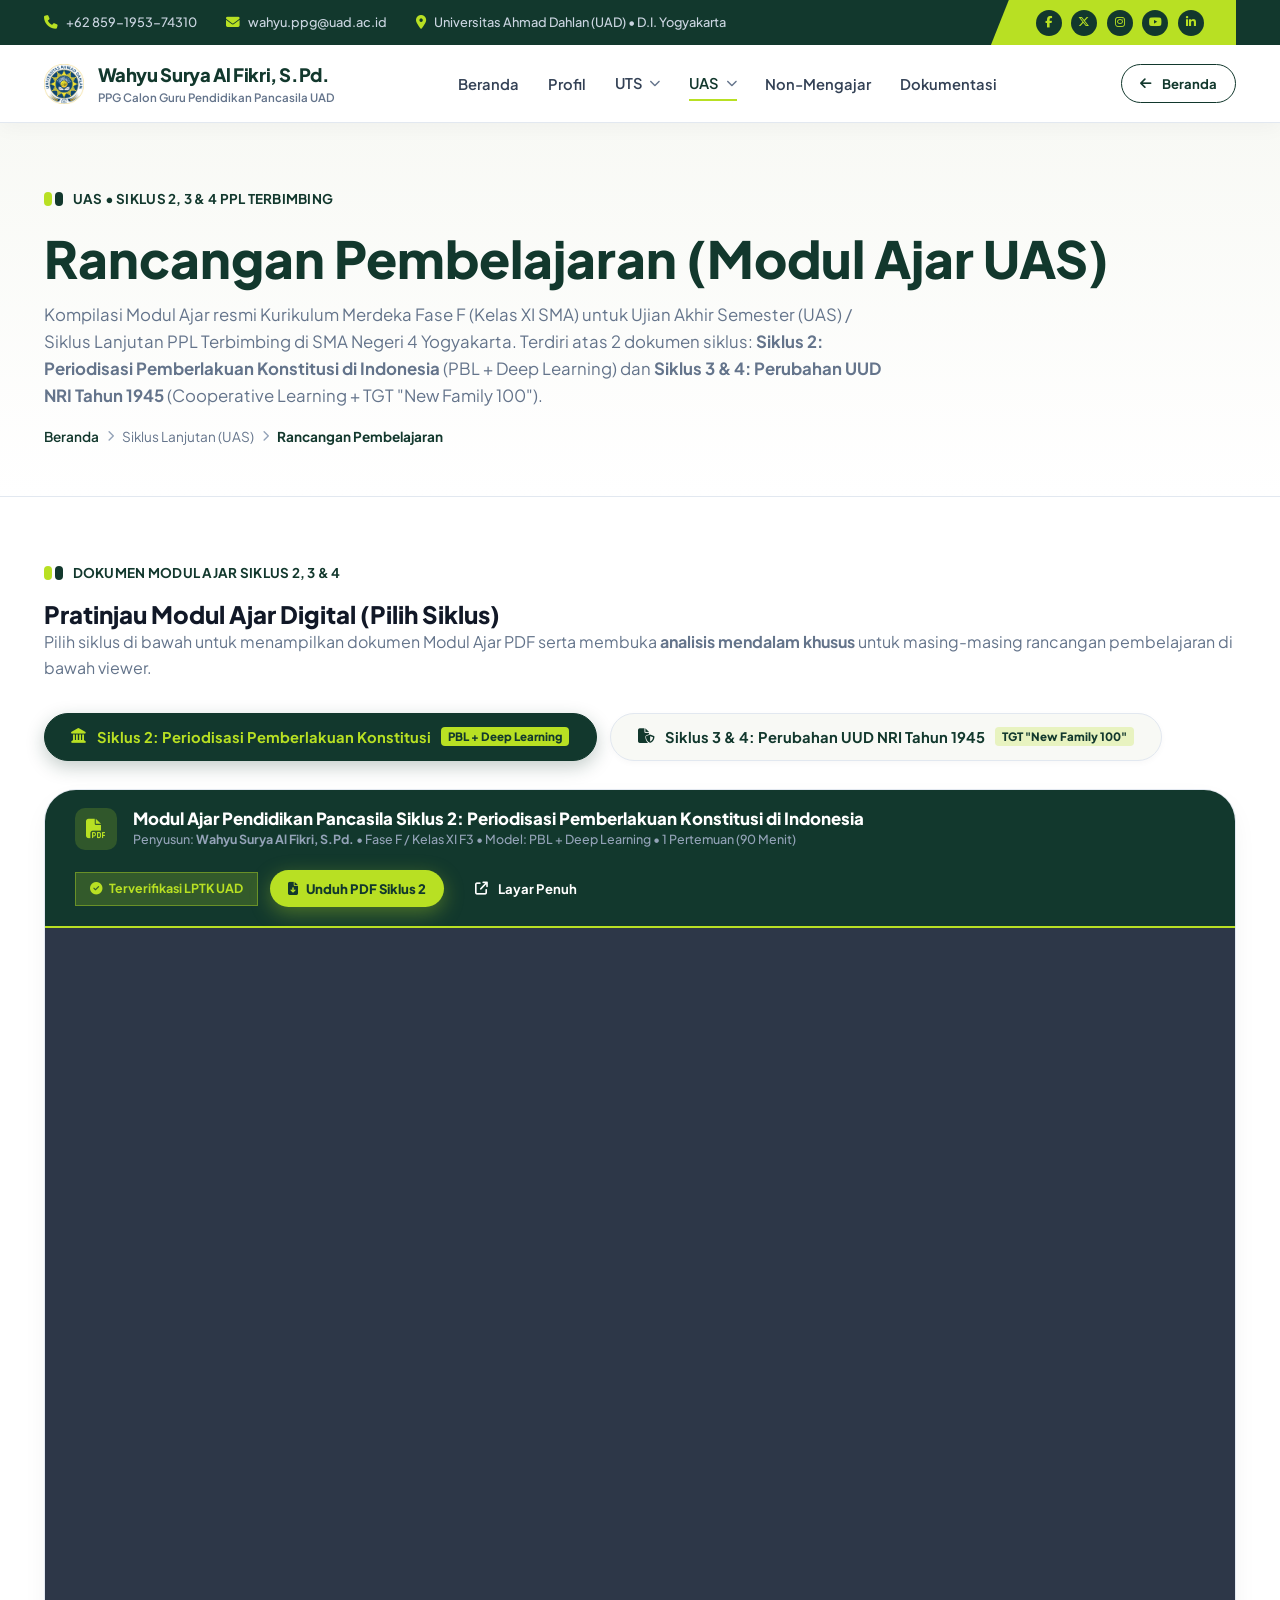
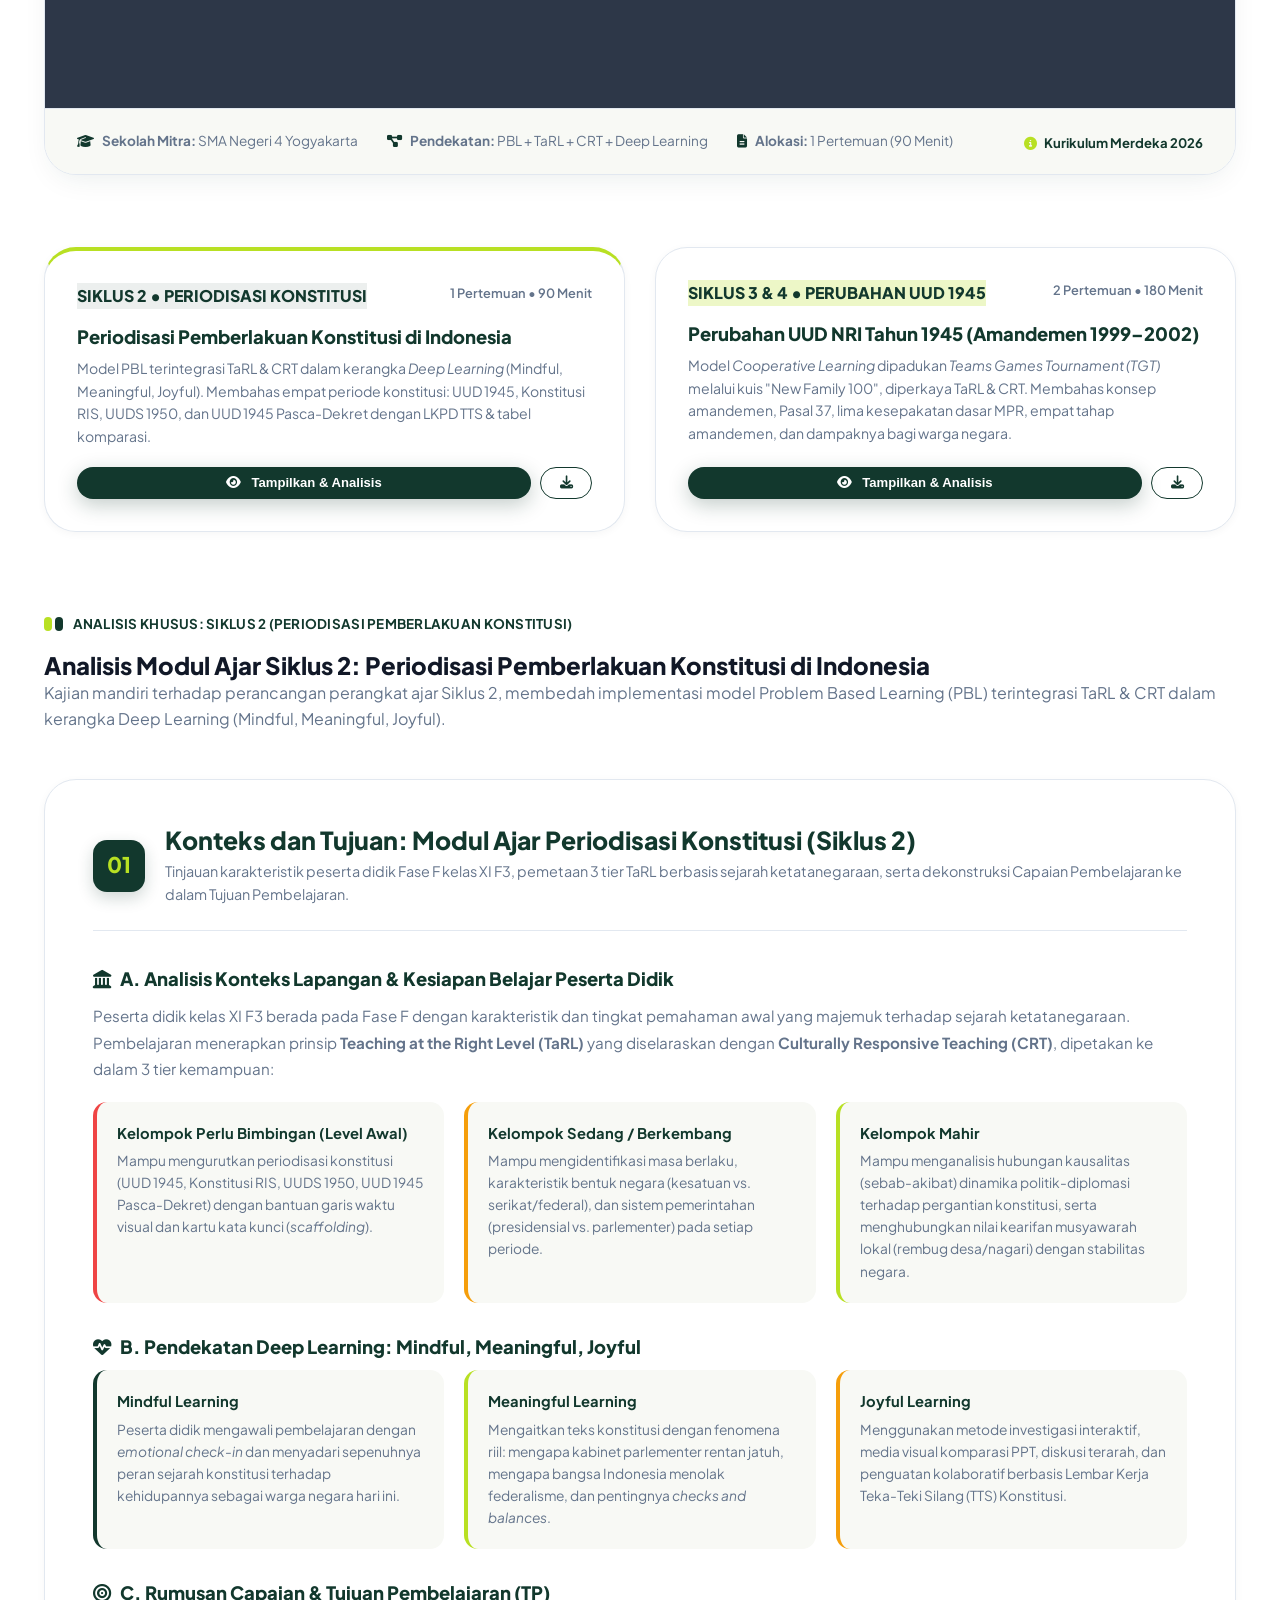
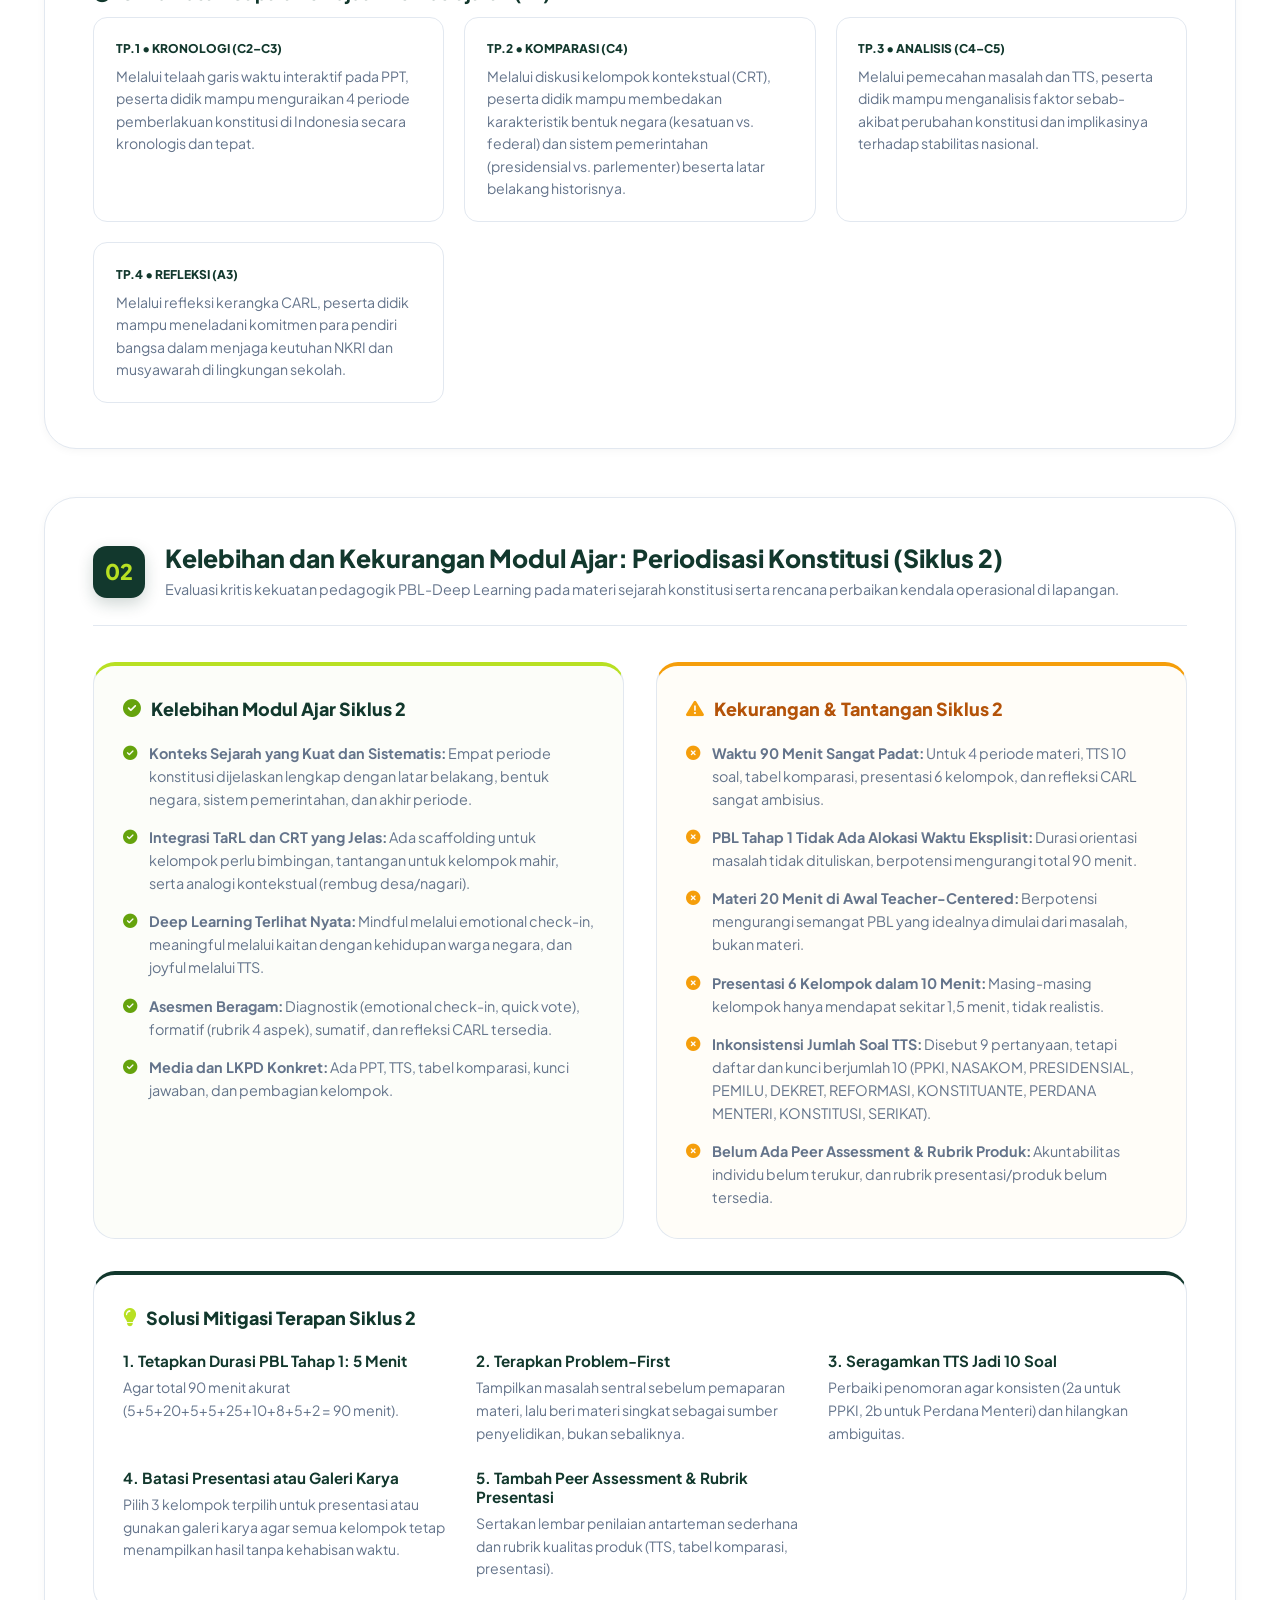
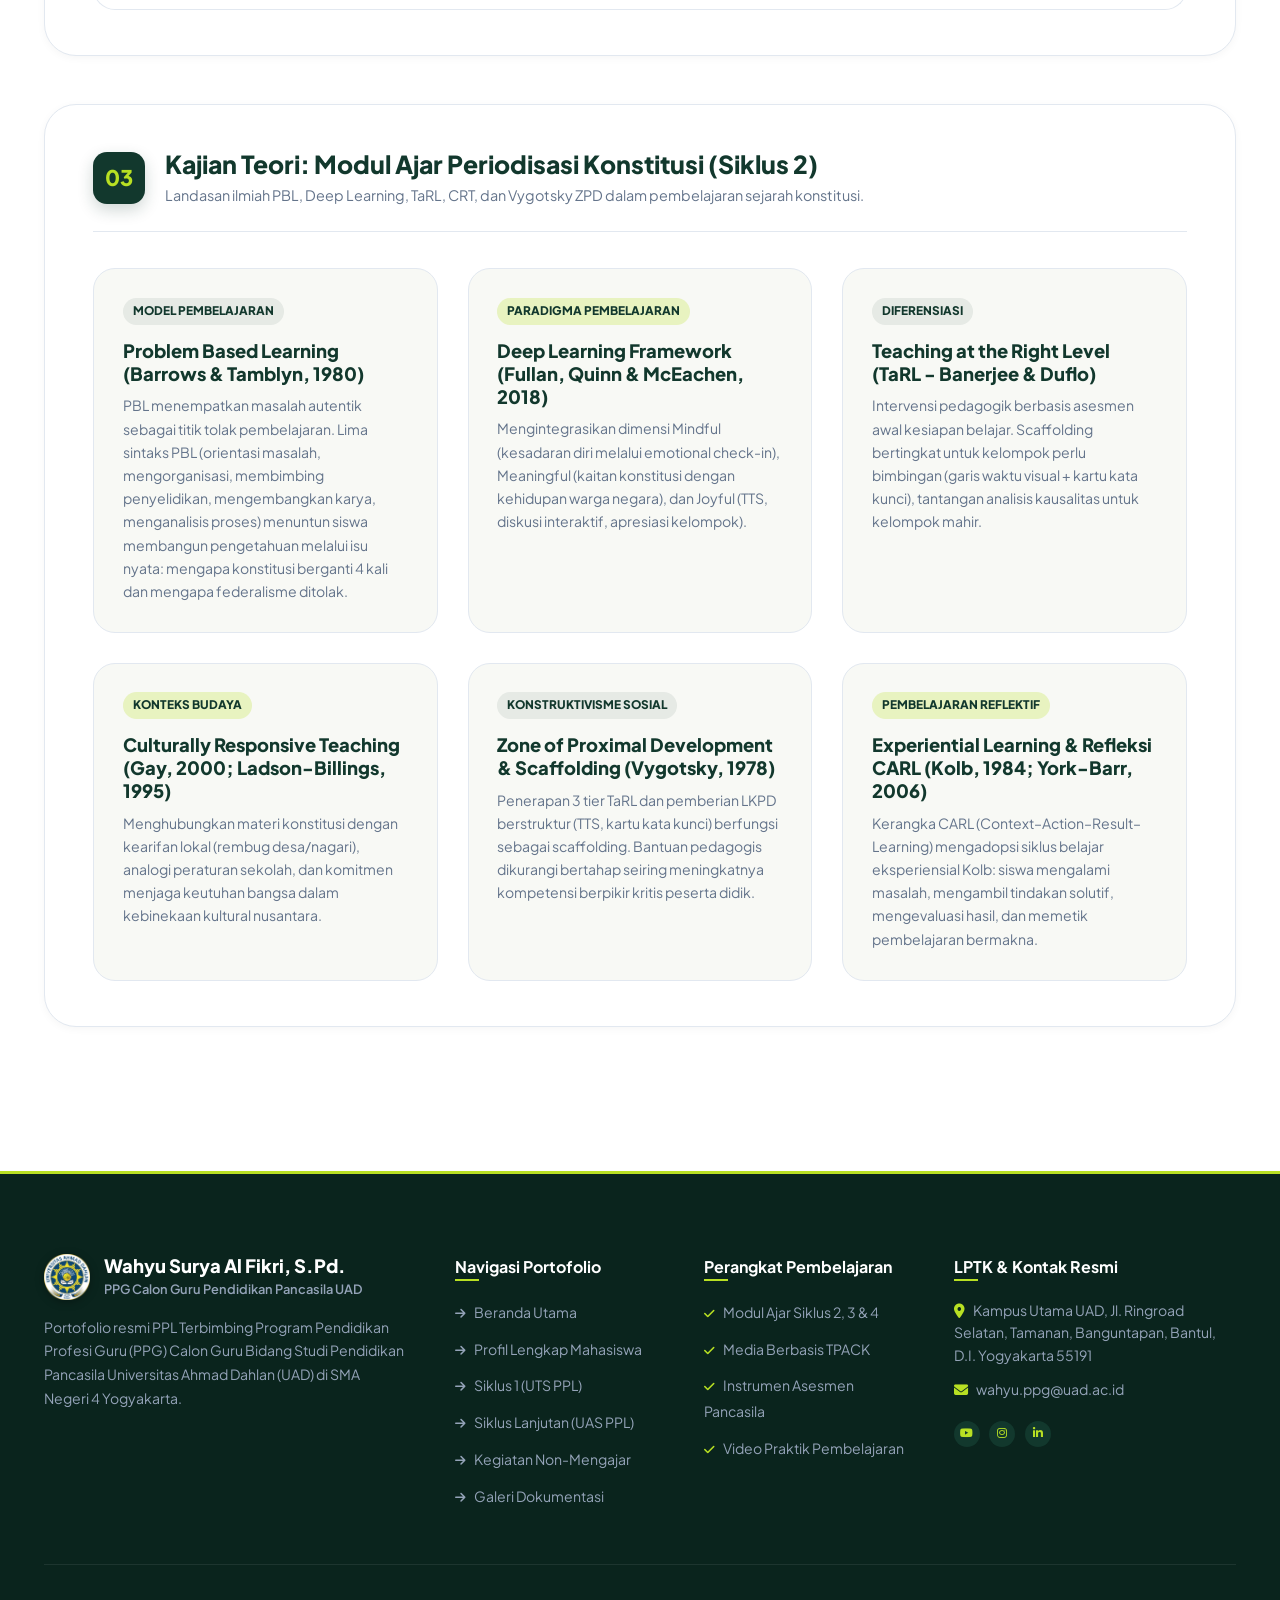
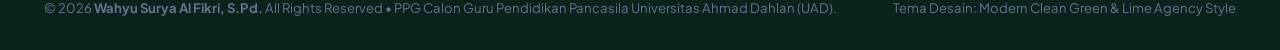
<file: UAS/rancangan.html>
<!doctype html>
<html lang="id">
  <head>
    <meta charset="UTF-8" />
    <meta name="viewport" content="width=device-width, initial-scale=1.0" />
    <title>UAS - Rancangan Pembelajaran Pendidikan Pancasila (Siklus 2, 3 & 4) | Wahyu Surya Al Fikri, S.Pd. - UAD</title>

    <link rel="icon" type="image/png" href="../logo.png" />
    <link rel="preconnect" href="https://fonts.googleapis.com" />
    <link rel="preconnect" href="https://fonts.gstatic.com" crossorigin />
    <link href="https://fonts.googleapis.com/css2?family=Plus+Jakarta+Sans:wght@300;400;500;600;700;800&display=swap" rel="stylesheet" />
    <link rel="stylesheet" href="https://cdnjs.cloudflare.com/ajax/libs/font-awesome/6.5.1/css/all.min.css" />
    <link rel="stylesheet" href="../css/style.css" />

    <style>
      /* Cycle Switcher Tabs for UAS */
      .uas-tabs-wrapper {
        display: flex;
        gap: 0.85rem;
        margin-bottom: 1.75rem;
        flex-wrap: wrap;
      }
      .uas-tab-btn {
        background: #f8f9f5;
        border: 1px solid var(--color-border-light);
        color: var(--color-primary-dark);
        padding: 0.85rem 1.65rem;
        border-radius: var(--radius-pill);
        font-size: 0.92rem;
        font-weight: 700;
        cursor: pointer;
        display: inline-flex;
        align-items: center;
        gap: 0.65rem;
        transition: var(--transition-fast);
        box-shadow: 0 2px 6px rgba(0, 0, 0, 0.03);
      }
      .uas-tab-btn:hover {
        background: #ffffff;
        border-color: var(--color-primary-dark);
        transform: translateY(-2px);
        box-shadow: var(--shadow-sm);
      }
      .uas-tab-btn.active {
        background: var(--color-primary-dark);
        color: var(--color-accent-lime);
        border-color: var(--color-primary-dark);
        box-shadow: 0 6px 18px rgba(18, 56, 45, 0.25);
      }
      .uas-tab-badge {
        background: rgba(184, 224, 35, 0.25);
        color: var(--color-primary-dark);
        font-size: 0.72rem;
        padding: 2px 7px;
        border-radius: 4px;
        font-weight: 800;
      }
      .uas-tab-btn.active .uas-tab-badge {
        background: var(--color-accent-lime);
        color: var(--color-primary-dark);
      }

      /* Cycle summary cards */
      .uas-cycles-summary-grid {
        display: grid;
        grid-template-columns: repeat(auto-fit, minmax(320px, 1fr));
        gap: 1.85rem;
        margin-top: 3.5rem;
      }
      .uas-cycle-summary-card {
        background: #ffffff;
        border: 1px solid var(--color-border-light);
        border-radius: var(--radius-xl);
        padding: 2rem;
        display: flex;
        flex-direction: column;
        box-shadow: var(--shadow-sm);
        transition: var(--transition-fast);
        position: relative;
      }
      .uas-cycle-summary-card:hover {
        transform: translateY(-4px);
        border-color: var(--color-primary-dark);
        box-shadow: var(--shadow-md);
      }
      .uas-cycle-summary-card.active-card {
        border-top: 4px solid var(--color-accent-lime);
      }

      /* Analysis Cycle Switch Container */
      .analysis-cycle-container {
        display: none;
        animation: fadeInAnalysis 0.35s ease;
      }
      .analysis-cycle-container.active {
        display: block;
      }
      @keyframes fadeInAnalysis {
        from {
          opacity: 0;
          transform: translateY(8px);
        }
        to {
          opacity: 1;
          transform: translateY(0);
        }
      }

      /* Pertemuan Sub-badge */
      .pertemuan-subbadge {
        display: inline-block;
        background: rgba(18, 56, 45, 0.08);
        color: var(--color-primary-dark);
        font-size: 0.75rem;
        font-weight: 800;
        padding: 3px 10px;
        border-radius: 4px;
        margin-bottom: 0.6rem;
        text-transform: uppercase;
        letter-spacing: 0.5px;
      }
    </style>
  </head>
  <body>
    <!-- =================================================================
       1. TOPBAR (Contact Info & Angled Lime Social Strip)
       ================================================================= -->
    <div class="topbar">
      <div class="container topbar-inner">
        <div class="topbar-contact">
          <a href="tel:+62859195374310" class="topbar-item">
            <i class="fa-solid fa-phone"></i>
            <span>+62 859-1953-74310</span>
          </a>
          <a href="mailto:wahyu.ppg@uad.ac.id" class="topbar-item">
            <i class="fa-solid fa-envelope"></i>
            <span>wahyu.ppg@uad.ac.id</span>
          </a>
          <div class="topbar-item">
            <i class="fa-solid fa-location-dot"></i>
            <span>Universitas Ahmad Dahlan (UAD) • D.I. Yogyakarta</span>
          </div>
        </div>

        <div class="topbar-social-wrap">
          <a href="javascript:void(0)" onclick="showToast('Facebook Wahyu Surya Al Fikri')" class="social-circle-btn" aria-label="Facebook"><i class="fa-brands fa-facebook-f"></i></a>
          <a href="javascript:void(0)" onclick="showToast('Twitter / X')" class="social-circle-btn" aria-label="Twitter"><i class="fa-brands fa-x-twitter"></i></a>
          <a href="javascript:void(0)" onclick="showToast('Instagram Wahyu Surya Al Fikri')" class="social-circle-btn" aria-label="Instagram"><i class="fa-brands fa-instagram"></i></a>
          <a href="javascript:void(0)" onclick="showToast('Kanal YouTube Pembelajaran Pendidikan Pancasila')" class="social-circle-btn" aria-label="YouTube"><i class="fa-brands fa-youtube"></i></a>
          <a href="javascript:void(0)" onclick="showToast('LinkedIn Wahyu Surya Al Fikri')" class="social-circle-btn" aria-label="LinkedIn"><i class="fa-brands fa-linkedin-in"></i></a>
        </div>
      </div>
    </div>

    <!-- =================================================================
       2. MAIN NAVBAR
       ================================================================= -->
    <header class="navbar">
      <div class="container navbar-inner">
        <a href="../index.html" class="brand">
          <img src="../logo navbar.png" alt="Logo UAD" class="brand-logo-img" onerror="this.style.display = 'none'" />
          <div>
            <span class="brand-title">Wahyu Surya Al Fikri, S.Pd.</span>
            <span class="brand-subtitle">PPG Calon Guru Pendidikan Pancasila UAD</span>
          </div>
        </a>

        <nav>
          <ul class="nav-links">
            <li><a href="../index.html" class="nav-link">Beranda</a></li>
            <li><a href="../profil.html" class="nav-link">Profil</a></li>

            <!-- UTS Dropdown -->
            <li class="nav-item-dropdown">
              <a href="javascript:void(0)" class="nav-link dropdown-toggle" role="button"> UTS <i class="fa-solid fa-chevron-down chevron-icon"></i> </a>
              <ul class="dropdown-menu">
                <li>
                  <a href="../UTS/rancangan.html" class="dropdown-item"><i class="fa-solid fa-book-bookmark"></i> Rancangan</a>
                </li>
                <li>
                  <a href="../UTS/materi.html" class="dropdown-item"><i class="fa-solid fa-book-open"></i> Materi</a>
                </li>
                <li>
                  <a href="../UTS/media.html" class="dropdown-item"><i class="fa-solid fa-photo-film"></i> Media</a>
                </li>
                <li>
                  <a href="../UTS/instrumen.html" class="dropdown-item"><i class="fa-solid fa-clipboard-check"></i> Instrumen</a>
                </li>
                <li>
                  <a href="../UTS/video.html" class="dropdown-item"><i class="fa-solid fa-circle-play"></i> Video</a>
                </li>
              </ul>
            </li>

            <!-- UAS Dropdown (Active) -->
            <li class="nav-item-dropdown">
              <a href="javascript:void(0)" class="nav-link dropdown-toggle active" role="button"> UAS <i class="fa-solid fa-chevron-down chevron-icon"></i> </a>
              <ul class="dropdown-menu">
                <li>
                  <a href="rancangan.html" class="dropdown-item active" style="font-weight: 700"><i class="fa-solid fa-book-bookmark"></i> Rancangan</a>
                </li>
                <li>
                  <a href="materi.html" class="dropdown-item"><i class="fa-solid fa-book-open"></i> Materi</a>
                </li>
                <li>
                  <a href="media.html" class="dropdown-item"><i class="fa-solid fa-photo-film"></i> Media</a>
                </li>
                <li>
                  <a href="instrumen.html" class="dropdown-item"><i class="fa-solid fa-clipboard-check"></i> Instrumen</a>
                </li>
                <li>
                  <a href="video.html" class="dropdown-item"><i class="fa-solid fa-circle-play"></i> Video</a>
                </li>
              </ul>
            </li>

            <li><a href="../non-mengajar.html" class="nav-link">Non-Mengajar</a></li>
            <li><a href="../dokumentasi.html" class="nav-link">Dokumentasi</a></li>
          </ul>
        </nav>

        <div class="nav-actions">
          <a href="../index.html" class="btn btn-outline-dark btn-sm"> <i class="fa-solid fa-arrow-left"></i> Beranda </a>
          <button class="mobile-toggle" aria-label="Toggle Menu">
            <i class="fa-solid fa-bars"></i>
          </button>
        </div>
      </div>
    </header>

    <!-- =================================================================
       3. SUBPAGE HERO HEADER
       ================================================================= -->
    <section class="subpage-hero-agency">
      <div class="container">
        <div class="badge-pill-group">
          <span class="twin-dot-icon"> <span></span><span></span> </span>
          <span>UAS • SIKLUS 2, 3 & 4 PPL TERBIMBING</span>
        </div>

        <h1 style="font-size: clamp(2.2rem, 4vw, 3.2rem); color: var(--color-primary-dark); margin-bottom: 0.8rem">Rancangan Pembelajaran (Modul Ajar UAS)</h1>
        <p style="max-width: 840px; font-size: 1.05rem; line-height: 1.6; color: var(--color-text-muted)">
          Kompilasi Modul Ajar resmi Kurikulum Merdeka Fase F (Kelas XI SMA) untuk Ujian Akhir Semester (UAS) / Siklus Lanjutan PPL Terbimbing di SMA Negeri 4 Yogyakarta. Terdiri atas 2 dokumen siklus:
          <strong>Siklus 2: Periodisasi Pemberlakuan Konstitusi di Indonesia</strong> (PBL + Deep Learning) dan <strong>Siklus 3 & 4: Perubahan UUD NRI Tahun 1945</strong> (Cooperative Learning + TGT "New Family 100").
        </p>

        <div class="subpage-breadcrumb">
          <a href="../index.html">Beranda</a>
          <i class="fa-solid fa-chevron-right"></i>
          <span>Siklus Lanjutan (UAS)</span>
          <i class="fa-solid fa-chevron-right"></i>
          <span style="color: var(--color-primary-dark); font-weight: 700">Rancangan Pembelajaran</span>
        </div>
      </div>
    </section>

    <!-- =================================================================
       4. MAIN CONTENT: MULTI-SIKLUS PDF VIEWER & SEPARATE ANALYSES
       ================================================================= -->
    <main style="padding: 4rem 0 6rem; background: #ffffff">
      <div class="container">
        <!-- =============================================================
           A. MULTI-SIKLUS INTERACTIVE PDF VIEWER SECTION
           ============================================================= -->
        <section style="margin-bottom: 5rem">
          <div class="section-agency-head" style="margin-bottom: 2rem">
            <div class="badge-pill-group">
              <span class="twin-dot-icon"> <span></span><span></span> </span>
              <span>DOKUMEN MODUL AJAR SIKLUS 2, 3 & 4</span>
            </div>
            <h2 class="section-agency-title">Pratinjau Modul Ajar Digital (Pilih Siklus)</h2>
            <p class="section-agency-subtitle">Pilih siklus di bawah untuk menampilkan dokumen Modul Ajar PDF serta membuka <strong>analisis mendalam khusus</strong> untuk masing-masing rancangan pembelajaran di bawah viewer.</p>
          </div>

          <!-- Cycle Switcher Tab Navigation -->
          <div class="uas-tabs-wrapper">
            <button id="tab-btn-2" class="uas-tab-btn active" onclick="switchUASModul(2)">
              <i class="fa-solid fa-landmark"></i> <span>Siklus 2: Periodisasi Pemberlakuan Konstitusi</span>
              <span class="uas-tab-badge">PBL + Deep Learning</span>
            </button>

            <button id="tab-btn-34" class="uas-tab-btn" onclick="switchUASModul(34)">
              <i class="fa-solid fa-file-shield"></i> <span>Siklus 3 & 4: Perubahan UUD NRI Tahun 1945</span>
              <span class="uas-tab-badge">TGT "New Family 100"</span>
            </button>
          </div>

          <!-- PDF Viewer Container Card -->
          <div class="pdf-viewer-card">
            <!-- Toolbar -->
            <div class="pdf-viewer-toolbar">
              <div class="pdf-toolbar-info">
                <div class="pdf-toolbar-icon">
                  <i class="fa-solid fa-file-pdf"></i>
                </div>
                <div>
                  <div id="uas-pdf-title" class="pdf-toolbar-title">Modul Ajar Pendidikan Pancasila Siklus 2: Periodisasi Pemberlakuan Konstitusi di Indonesia</div>
                  <div id="uas-pdf-sub" class="pdf-toolbar-sub">Penyusun: <strong>Wahyu Surya Al Fikri, S.Pd.</strong> • Fase F / Kelas XI F3 • Model: PBL + Deep Learning • 1 Pertemuan (90 Menit)</div>
                </div>
              </div>

              <div class="pdf-toolbar-actions">
                <span id="uas-meta-badge" class="tag-pill" style="background: rgba(184, 224, 35, 0.2); color: #b8e023; font-weight: 700; border: 1px solid rgba(184, 224, 35, 0.4); padding: 6px 14px; font-size: 0.78rem">
                  <i class="fa-solid fa-circle-check" style="margin-right: 5px"></i> Terverifikasi LPTK UAD
                </span>
                <a id="uas-download-btn" href="../Dokumen/Rancangan Siklus 2.pdf" download="Modul_Ajar_Pancasila_Siklus2_PeriodisasiKonstitusi_WahyuSuryaAlFikri.pdf" class="btn btn-primary-lime btn-sm">
                  <i class="fa-solid fa-file-arrow-down"></i> Unduh PDF Siklus 2
                </a>
                <a id="uas-fullscreen-btn" href="../Dokumen/Rancangan Siklus 2.pdf" target="_blank" rel="noopener noreferrer" class="btn btn-outline-light btn-sm" style="border-color: rgba(255, 255, 255, 0.4); color: #ffffff">
                  <i class="fa-solid fa-arrow-up-right-from-square"></i> Layar Penuh
                </a>
              </div>
            </div>

            <!-- Embedded Frame -->
            <div class="pdf-frame-wrapper">
              <iframe id="uas-pdf-frame" src="../Dokumen/Rancangan Siklus 2.pdf#toolbar=1&navpanes=0&scrollbar=1" title="Modul Ajar UAS Wahyu Surya Al Fikri" loading="lazy">
                <p style="padding: 2rem; color: #ffffff; text-align: center">
                  Peramban Anda tidak mendukung tampilan PDF langsung. Silakan
                  <a id="uas-fallback-link" href="../Dokumen/Rancangan Siklus 2.pdf" target="_blank" style="color: var(--color-accent-lime); font-weight: bold; text-decoration: underline">
                    Klik di sini untuk mengunduh atau membuka Modul Ajar (.PDF) </a
                  >.
                </p>
              </iframe>
            </div>

            <!-- Footer Metadata Bar -->
            <div style="background: #f8f9f5; padding: 1.25rem 2rem; border-top: 1px solid var(--color-border-light); display: flex; align-items: center; justify-content: space-between; flex-wrap: wrap; gap: 1rem">
              <div style="display: flex; align-items: center; gap: 1.8rem; flex-wrap: wrap">
                <div style="font-size: 0.85rem; color: var(--color-text-muted)">
                  <i class="fa-solid fa-graduation-cap" style="color: var(--color-primary-dark); margin-right: 6px"></i>
                  <strong>Sekolah Mitra:</strong> SMA Negeri 4 Yogyakarta
                </div>
                <div style="font-size: 0.85rem; color: var(--color-text-muted)">
                  <i class="fa-solid fa-diagram-project" style="color: var(--color-primary-dark); margin-right: 6px"></i>
                  <strong>Pendekatan:</strong> <span id="uas-meta-method">PBL + TaRL + CRT + Deep Learning</span>
                </div>
                <div style="font-size: 0.85rem; color: var(--color-text-muted)">
                  <i class="fa-solid fa-file-lines" style="color: var(--color-primary-dark); margin-right: 6px"></i>
                  <strong>Alokasi:</strong> <span id="uas-meta-pages">1 Pertemuan (90 Menit)</span>
                </div>
              </div>
              <div>
                <a href="javascript:void(0)" onclick="showToast('Dokumen Resmi Kurikulum Merdeka Fase F')" style="font-size: 0.82rem; color: var(--color-primary-dark); font-weight: 700; text-decoration: none">
                  <i class="fa-solid fa-circle-info" style="color: var(--color-accent-lime); margin-right: 5px"></i> Kurikulum Merdeka 2026
                </a>
              </div>
            </div>
          </div>

          <!-- 2 Quick Cards: Overview & Direct Download -->
          <div class="uas-cycles-summary-grid">
            <!-- Card Siklus 2 -->
            <div id="summary-card-2" class="uas-cycle-summary-card active-card">
              <div style="display: flex; justify-content: space-between; align-items: flex-start; margin-bottom: 1rem">
                <span class="tag-pill" style="background: rgba(18, 56, 45, 0.08); color: var(--color-primary-dark); font-weight: 800"> SIKLUS 2 • PERIODISASI KONSTITUSI </span>
                <span style="font-size: 0.8rem; color: var(--color-text-muted); font-weight: 600">1 Pertemuan • 90 Menit</span>
              </div>
              <h4 style="font-size: 1.15rem; font-weight: 800; color: var(--color-primary-dark); margin-bottom: 0.6rem">Periodisasi Pemberlakuan Konstitusi di Indonesia</h4>
              <p style="font-size: 0.88rem; color: var(--color-text-muted); line-height: 1.6; margin-bottom: 1.25rem; flex: 1">
                Model PBL terintegrasi TaRL & CRT dalam kerangka <em>Deep Learning</em> (Mindful, Meaningful, Joyful). Membahas empat periode konstitusi: UUD 1945, Konstitusi RIS, UUDS 1950, dan UUD 1945 Pasca-Dekret dengan LKPD TTS & tabel
                komparasi.
              </p>
              <div style="display: flex; gap: 0.6rem">
                <button class="btn btn-primary-dark btn-sm" style="flex: 1" onclick="switchUASModul(2)"><i class="fa-solid fa-eye"></i> Tampilkan & Analisis</button>
                <a href="../Dokumen/Rancangan Siklus 2.pdf" download="Modul_Ajar_Pancasila_Siklus2_PeriodisasiKonstitusi.pdf" class="btn btn-outline-dark btn-sm" aria-label="Unduh Modul Siklus 2">
                  <i class="fa-solid fa-download"></i>
                </a>
              </div>
            </div>

            <!-- Card Siklus 3 & 4 (Combined) -->
            <div id="summary-card-34" class="uas-cycle-summary-card">
              <div style="display: flex; justify-content: space-between; align-items: flex-start; margin-bottom: 1rem">
                <span class="tag-pill" style="background: rgba(184, 224, 35, 0.25); color: var(--color-primary-dark); font-weight: 800"> SIKLUS 3 & 4 • PERUBAHAN UUD 1945 </span>
                <span style="font-size: 0.8rem; color: var(--color-text-muted); font-weight: 600">2 Pertemuan • 180 Menit</span>
              </div>
              <h4 style="font-size: 1.15rem; font-weight: 800; color: var(--color-primary-dark); margin-bottom: 0.6rem">Perubahan UUD NRI Tahun 1945 (Amandemen 1999–2002)</h4>
              <p style="font-size: 0.88rem; color: var(--color-text-muted); line-height: 1.6; margin-bottom: 1.25rem; flex: 1">
                Model <em>Cooperative Learning</em> dipadukan <em>Teams Games Tournament (TGT)</em> melalui kuis "New Family 100", diperkaya TaRL & CRT. Membahas konsep amandemen, Pasal 37, lima kesepakatan dasar MPR, empat tahap amandemen,
                dan dampaknya bagi warga negara.
              </p>
              <div style="display: flex; gap: 0.6rem">
                <button class="btn btn-primary-dark btn-sm" style="flex: 1" onclick="switchUASModul(34)"><i class="fa-solid fa-eye"></i> Tampilkan & Analisis</button>
                <a href="../Dokumen/Rancangan Siklus 3 dan 4.pdf" download="Modul_Ajar_Pancasila_Siklus3dan4_PerubahanUUD1945.pdf" class="btn btn-outline-dark btn-sm" aria-label="Unduh Modul Siklus 3 & 4">
                  <i class="fa-solid fa-download"></i>
                </a>
              </div>
            </div>
          </div>
        </section>

        <!-- =============================================================
           B. SEPARATE INDIVIDUAL ANALYSES
           ============================================================= -->
        <section>
          <!-- Header Penanda Analisis -->
          <div class="section-agency-head" style="margin-bottom: 3rem">
            <div class="badge-pill-group">
              <span class="twin-dot-icon"> <span></span><span></span> </span>
              <span id="analysis-cycle-badge">ANALISIS KHUSUS: SIKLUS 2 (PERIODISASI PEMBERLAKUAN KONSTITUSI)</span>
            </div>
            <h2 id="analysis-cycle-main-title" class="section-agency-title">Analisis Modul Ajar Siklus 2: Periodisasi Pemberlakuan Konstitusi di Indonesia</h2>
            <p id="analysis-cycle-subtitle" class="section-agency-subtitle">
              Kajian mandiri terhadap perancangan perangkat ajar Siklus 2, membedah implementasi model Problem Based Learning (PBL) terintegrasi TaRL & CRT dalam kerangka Deep Learning (Mindful, Meaningful, Joyful).
            </p>
          </div>

          <!-- =========================================================
             ANALISIS KHUSUS: SIKLUS 2 (PERIODISASI KONSTITUSI)
             ========================================================= -->
          <div id="analysis-siklus-2" class="analysis-cycle-container active">
            <!-- 1. Konteks dan Tujuan Siklus 2 -->
            <article class="analysis-module-card">
              <div class="analysis-module-header">
                <div class="analysis-module-num">01</div>
                <div>
                  <h3 class="analysis-module-title">Konteks dan Tujuan: Modul Ajar Periodisasi Konstitusi (Siklus 2)</h3>
                  <p class="analysis-module-desc">Tinjauan karakteristik peserta didik Fase F kelas XI F3, pemetaan 3 tier TaRL berbasis sejarah ketatanegaraan, serta dekonstruksi Capaian Pembelajaran ke dalam Tujuan Pembelajaran.</p>
                </div>
              </div>

              <div class="analysis-content-body">
                <div style="margin-bottom: 2rem">
                  <h4 style="font-size: 1.15rem; font-weight: 800; color: var(--color-primary-dark); margin-bottom: 0.8rem">
                    <i class="fa-solid fa-landmark" style="margin-right: 6px"></i> A. Analisis Konteks Lapangan & Kesiapan Belajar Peserta Didik
                  </h4>
                  <p style="font-size: 0.95rem; color: var(--color-text-muted); line-height: 1.75; margin-bottom: 1.2rem">
                    Peserta didik kelas XI F3 berada pada Fase F dengan karakteristik dan tingkat pemahaman awal yang majemuk terhadap sejarah ketatanegaraan. Pembelajaran menerapkan prinsip
                    <strong>Teaching at the Right Level (TaRL)</strong> yang diselaraskan dengan <strong>Culturally Responsive Teaching (CRT)</strong>, dipetakan ke dalam 3 tier kemampuan:
                  </p>

                  <div style="display: grid; grid-template-columns: repeat(auto-fit, minmax(280px, 1fr)); gap: 1.25rem">
                    <div style="background: #f8f9f5; border-radius: var(--radius-md); padding: 1.25rem; border-left: 4px solid #ef4444">
                      <strong style="color: var(--color-primary-dark); display: block; font-size: 0.92rem; margin-bottom: 0.3rem"> Kelompok Perlu Bimbingan (Level Awal) </strong>
                      <p style="font-size: 0.86rem; color: var(--color-text-muted); line-height: 1.6; margin: 0">
                        Mampu mengurutkan periodisasi konstitusi (UUD 1945, Konstitusi RIS, UUDS 1950, UUD 1945 Pasca-Dekret) dengan bantuan garis waktu visual dan kartu kata kunci (<em>scaffolding</em>).
                      </p>
                    </div>

                    <div style="background: #f8f9f5; border-radius: var(--radius-md); padding: 1.25rem; border-left: 4px solid #f59e0b">
                      <strong style="color: var(--color-primary-dark); display: block; font-size: 0.92rem; margin-bottom: 0.3rem"> Kelompok Sedang / Berkembang </strong>
                      <p style="font-size: 0.86rem; color: var(--color-text-muted); line-height: 1.6; margin: 0">
                        Mampu mengidentifikasi masa berlaku, karakteristik bentuk negara (kesatuan vs. serikat/federal), dan sistem pemerintahan (presidensial vs. parlementer) pada setiap periode.
                      </p>
                    </div>

                    <div style="background: #f8f9f5; border-radius: var(--radius-md); padding: 1.25rem; border-left: 4px solid var(--color-accent-lime)">
                      <strong style="color: var(--color-primary-dark); display: block; font-size: 0.92rem; margin-bottom: 0.3rem"> Kelompok Mahir </strong>
                      <p style="font-size: 0.86rem; color: var(--color-text-muted); line-height: 1.6; margin: 0">
                        Mampu menganalisis hubungan kausalitas (sebab-akibat) dinamika politik-diplomasi terhadap pergantian konstitusi, serta menghubungkan nilai kearifan musyawarah lokal (rembug desa/nagari) dengan stabilitas negara.
                      </p>
                    </div>
                  </div>
                </div>

                <div style="margin-bottom: 2rem">
                  <h4 style="font-size: 1.15rem; font-weight: 800; color: var(--color-primary-dark); margin-bottom: 0.8rem">
                    <i class="fa-solid fa-heart-pulse" style="margin-right: 6px"></i> B. Pendekatan Deep Learning: Mindful, Meaningful, Joyful
                  </h4>
                  <div style="display: grid; grid-template-columns: repeat(auto-fit, minmax(280px, 1fr)); gap: 1.25rem">
                    <div style="background: #f8f9f5; border-radius: var(--radius-md); padding: 1.25rem; border-left: 4px solid var(--color-primary-dark)">
                      <strong style="color: var(--color-primary-dark); display: block; font-size: 0.92rem; margin-bottom: 0.3rem"> Mindful Learning </strong>
                      <p style="font-size: 0.86rem; color: var(--color-text-muted); line-height: 1.6; margin: 0">
                        Peserta didik mengawali pembelajaran dengan <em>emotional check-in</em> dan menyadari sepenuhnya peran sejarah konstitusi terhadap kehidupannya sebagai warga negara hari ini.
                      </p>
                    </div>
                    <div style="background: #f8f9f5; border-radius: var(--radius-md); padding: 1.25rem; border-left: 4px solid var(--color-accent-lime)">
                      <strong style="color: var(--color-primary-dark); display: block; font-size: 0.92rem; margin-bottom: 0.3rem"> Meaningful Learning </strong>
                      <p style="font-size: 0.86rem; color: var(--color-text-muted); line-height: 1.6; margin: 0">
                        Mengaitkan teks konstitusi dengan fenomena riil: mengapa kabinet parlementer rentan jatuh, mengapa bangsa Indonesia menolak federalisme, dan pentingnya <em>checks and balances</em>.
                      </p>
                    </div>
                    <div style="background: #f8f9f5; border-radius: var(--radius-md); padding: 1.25rem; border-left: 4px solid #f59e0b">
                      <strong style="color: var(--color-primary-dark); display: block; font-size: 0.92rem; margin-bottom: 0.3rem"> Joyful Learning </strong>
                      <p style="font-size: 0.86rem; color: var(--color-text-muted); line-height: 1.6; margin: 0">
                        Menggunakan metode investigasi interaktif, media visual komparasi PPT, diskusi terarah, dan penguatan kolaboratif berbasis Lembar Kerja Teka-Teki Silang (TTS) Konstitusi.
                      </p>
                    </div>
                  </div>
                </div>

                <div>
                  <h4 style="font-size: 1.15rem; font-weight: 800; color: var(--color-primary-dark); margin-bottom: 0.8rem"><i class="fa-solid fa-bullseye" style="margin-right: 6px"></i> C. Rumusan Capaian & Tujuan Pembelajaran (TP)</h4>
                  <div style="display: grid; grid-template-columns: repeat(auto-fit, minmax(260px, 1fr)); gap: 1.25rem">
                    <div style="background: #ffffff; border: 1px solid var(--color-border-light); padding: 1.35rem; border-radius: var(--radius-md)">
                      <div style="color: var(--color-primary-dark); font-weight: 800; font-size: 0.75rem; text-transform: uppercase; margin-bottom: 0.4rem">TP.1 • Kronologi (C2–C3)</div>
                      <p style="font-size: 0.88rem; color: var(--color-text-muted); line-height: 1.6; margin: 0">
                        Melalui telaah garis waktu interaktif pada PPT, peserta didik mampu menguraikan 4 periode pemberlakuan konstitusi di Indonesia secara kronologis dan tepat.
                      </p>
                    </div>
                    <div style="background: #ffffff; border: 1px solid var(--color-border-light); padding: 1.35rem; border-radius: var(--radius-md)">
                      <div style="color: var(--color-primary-dark); font-weight: 800; font-size: 0.75rem; text-transform: uppercase; margin-bottom: 0.4rem">TP.2 • Komparasi (C4)</div>
                      <p style="font-size: 0.88rem; color: var(--color-text-muted); line-height: 1.6; margin: 0">
                        Melalui diskusi kelompok kontekstual (CRT), peserta didik mampu membedakan karakteristik bentuk negara (kesatuan vs. federal) dan sistem pemerintahan (presidensial vs. parlementer) beserta latar belakang historisnya.
                      </p>
                    </div>
                    <div style="background: #ffffff; border: 1px solid var(--color-border-light); padding: 1.35rem; border-radius: var(--radius-md)">
                      <div style="color: var(--color-primary-dark); font-weight: 800; font-size: 0.75rem; text-transform: uppercase; margin-bottom: 0.4rem">TP.3 • Analisis (C4–C5)</div>
                      <p style="font-size: 0.88rem; color: var(--color-text-muted); line-height: 1.6; margin: 0">
                        Melalui pemecahan masalah dan TTS, peserta didik mampu menganalisis faktor sebab-akibat perubahan konstitusi dan implikasinya terhadap stabilitas nasional.
                      </p>
                    </div>
                    <div style="background: #ffffff; border: 1px solid var(--color-border-light); padding: 1.35rem; border-radius: var(--radius-md)">
                      <div style="color: var(--color-primary-dark); font-weight: 800; font-size: 0.75rem; text-transform: uppercase; margin-bottom: 0.4rem">TP.4 • Refleksi (A3)</div>
                      <p style="font-size: 0.88rem; color: var(--color-text-muted); line-height: 1.6; margin: 0">
                        Melalui refleksi kerangka CARL, peserta didik mampu meneladani komitmen para pendiri bangsa dalam menjaga keutuhan NKRI dan musyawarah di lingkungan sekolah.
                      </p>
                    </div>
                  </div>
                </div>
              </div>
            </article>

            <!-- 2. Kelebihan dan Kekurangan Siklus 2 -->
            <article class="analysis-module-card">
              <div class="analysis-module-header">
                <div class="analysis-module-num">02</div>
                <div>
                  <h3 class="analysis-module-title">Kelebihan dan Kekurangan Modul Ajar: Periodisasi Konstitusi (Siklus 2)</h3>
                  <p class="analysis-module-desc">Evaluasi kritis kekuatan pedagogik PBL-Deep Learning pada materi sejarah konstitusi serta rencana perbaikan kendala operasional di lapangan.</p>
                </div>
              </div>

              <div class="analysis-content-body">
                <div class="analysis-grid-2col">
                  <div class="analysis-box-item pro">
                    <div class="analysis-box-title" style="color: var(--color-primary-dark)"><i class="fa-solid fa-circle-check" style="color: #65a30d"></i> Kelebihan Modul Ajar Siklus 2</div>
                    <ul class="analysis-list">
                      <li>
                        <i class="fa-solid fa-check-circle" style="color: #65a30d"></i>
                        <div><strong>Konteks Sejarah yang Kuat dan Sistematis:</strong> Empat periode konstitusi dijelaskan lengkap dengan latar belakang, bentuk negara, sistem pemerintahan, dan akhir periode.</div>
                      </li>
                      <li>
                        <i class="fa-solid fa-check-circle" style="color: #65a30d"></i>
                        <div><strong>Integrasi TaRL dan CRT yang Jelas:</strong> Ada scaffolding untuk kelompok perlu bimbingan, tantangan untuk kelompok mahir, serta analogi kontekstual (rembug desa/nagari).</div>
                      </li>
                      <li>
                        <i class="fa-solid fa-check-circle" style="color: #65a30d"></i>
                        <div><strong>Deep Learning Terlihat Nyata:</strong> Mindful melalui emotional check-in, meaningful melalui kaitan dengan kehidupan warga negara, dan joyful melalui TTS.</div>
                      </li>
                      <li>
                        <i class="fa-solid fa-check-circle" style="color: #65a30d"></i>
                        <div><strong>Asesmen Beragam:</strong> Diagnostik (emotional check-in, quick vote), formatif (rubrik 4 aspek), sumatif, dan refleksi CARL tersedia.</div>
                      </li>
                      <li>
                        <i class="fa-solid fa-check-circle" style="color: #65a30d"></i>
                        <div><strong>Media dan LKPD Konkret:</strong> Ada PPT, TTS, tabel komparasi, kunci jawaban, dan pembagian kelompok.</div>
                      </li>
                    </ul>
                  </div>

                  <div class="analysis-box-item con">
                    <div class="analysis-box-title" style="color: #b45309"><i class="fa-solid fa-triangle-exclamation" style="color: #f59e0b"></i> Kekurangan & Tantangan Siklus 2</div>
                    <ul class="analysis-list">
                      <li>
                        <i class="fa-solid fa-circle-xmark" style="color: #f59e0b"></i>
                        <div><strong>Waktu 90 Menit Sangat Padat:</strong> Untuk 4 periode materi, TTS 10 soal, tabel komparasi, presentasi 6 kelompok, dan refleksi CARL sangat ambisius.</div>
                      </li>
                      <li>
                        <i class="fa-solid fa-circle-xmark" style="color: #f59e0b"></i>
                        <div><strong>PBL Tahap 1 Tidak Ada Alokasi Waktu Eksplisit:</strong> Durasi orientasi masalah tidak dituliskan, berpotensi mengurangi total 90 menit.</div>
                      </li>
                      <li>
                        <i class="fa-solid fa-circle-xmark" style="color: #f59e0b"></i>
                        <div><strong>Materi 20 Menit di Awal Teacher-Centered:</strong> Berpotensi mengurangi semangat PBL yang idealnya dimulai dari masalah, bukan materi.</div>
                      </li>
                      <li>
                        <i class="fa-solid fa-circle-xmark" style="color: #f59e0b"></i>
                        <div><strong>Presentasi 6 Kelompok dalam 10 Menit:</strong> Masing-masing kelompok hanya mendapat sekitar 1,5 menit, tidak realistis.</div>
                      </li>
                      <li>
                        <i class="fa-solid fa-circle-xmark" style="color: #f59e0b"></i>
                        <div>
                          <strong>Inkonsistensi Jumlah Soal TTS:</strong> Disebut 9 pertanyaan, tetapi daftar dan kunci berjumlah 10 (PPKI, NASAKOM, PRESIDENSIAL, PEMILU, DEKRET, REFORMASI, KONSTITUANTE, PERDANA MENTERI, KONSTITUSI,
                          SERIKAT).
                        </div>
                      </li>
                      <li>
                        <i class="fa-solid fa-circle-xmark" style="color: #f59e0b"></i>
                        <div><strong>Belum Ada Peer Assessment & Rubrik Produk:</strong> Akuntabilitas individu belum terukur, dan rubrik presentasi/produk belum tersedia.</div>
                      </li>
                    </ul>
                  </div>
                </div>

                <div class="analysis-box-item solution">
                  <div class="analysis-box-title" style="color: var(--color-primary-dark)"><i class="fa-solid fa-lightbulb" style="color: var(--color-accent-lime)"></i> Solusi Mitigasi Terapan Siklus 2</div>
                  <div style="display: grid; grid-template-columns: repeat(auto-fit, minmax(280px, 1fr)); gap: 1.5rem">
                    <div>
                      <h5 style="color: var(--color-primary-dark); font-weight: 700; font-size: 0.95rem; margin-bottom: 0.4rem">1. Tetapkan Durasi PBL Tahap 1: 5 Menit</h5>
                      <p style="font-size: 0.88rem; color: var(--color-text-muted); line-height: 1.6; margin: 0">Agar total 90 menit akurat (5+5+20+5+5+25+10+8+5+2 = 90 menit).</p>
                    </div>
                    <div>
                      <h5 style="color: var(--color-primary-dark); font-weight: 700; font-size: 0.95rem; margin-bottom: 0.4rem">2. Terapkan Problem-First</h5>
                      <p style="font-size: 0.88rem; color: var(--color-text-muted); line-height: 1.6; margin: 0">Tampilkan masalah sentral sebelum pemaparan materi, lalu beri materi singkat sebagai sumber penyelidikan, bukan sebaliknya.</p>
                    </div>
                    <div>
                      <h5 style="color: var(--color-primary-dark); font-weight: 700; font-size: 0.95rem; margin-bottom: 0.4rem">3. Seragamkan TTS Jadi 10 Soal</h5>
                      <p style="font-size: 0.88rem; color: var(--color-text-muted); line-height: 1.6; margin: 0">Perbaiki penomoran agar konsisten (2a untuk PPKI, 2b untuk Perdana Menteri) dan hilangkan ambiguitas.</p>
                    </div>
                    <div>
                      <h5 style="color: var(--color-primary-dark); font-weight: 700; font-size: 0.95rem; margin-bottom: 0.4rem">4. Batasi Presentasi atau Galeri Karya</h5>
                      <p style="font-size: 0.88rem; color: var(--color-text-muted); line-height: 1.6; margin: 0">
                        Pilih 3 kelompok terpilih untuk presentasi atau gunakan galeri karya agar semua kelompok tetap menampilkan hasil tanpa kehabisan waktu.
                      </p>
                    </div>
                    <div>
                      <h5 style="color: var(--color-primary-dark); font-weight: 700; font-size: 0.95rem; margin-bottom: 0.4rem">5. Tambah Peer Assessment & Rubrik Presentasi</h5>
                      <p style="font-size: 0.88rem; color: var(--color-text-muted); line-height: 1.6; margin: 0">Sertakan lembar penilaian antarteman sederhana dan rubrik kualitas produk (TTS, tabel komparasi, presentasi).</p>
                    </div>
                  </div>
                </div>
              </div>
            </article>

            <!-- 3. Kajian Teori Siklus 2 -->
            <article class="analysis-module-card">
              <div class="analysis-module-header">
                <div class="analysis-module-num">03</div>
                <div>
                  <h3 class="analysis-module-title">Kajian Teori: Modul Ajar Periodisasi Konstitusi (Siklus 2)</h3>
                  <p class="analysis-module-desc">Landasan ilmiah PBL, Deep Learning, TaRL, CRT, dan Vygotsky ZPD dalam pembelajaran sejarah konstitusi.</p>
                </div>
              </div>

              <div class="analysis-content-body">
                <div class="theory-grid">
                  <div class="theory-card">
                    <span class="theory-badge">Model Pembelajaran</span>
                    <h4 class="theory-title">Problem Based Learning (Barrows & Tamblyn, 1980)</h4>
                    <p class="theory-desc">
                      PBL menempatkan masalah autentik sebagai titik tolak pembelajaran. Lima sintaks PBL (orientasi masalah, mengorganisasi, membimbing penyelidikan, mengembangkan karya, menganalisis proses) menuntun siswa membangun
                      pengetahuan melalui isu nyata: mengapa konstitusi berganti 4 kali dan mengapa federalisme ditolak.
                    </p>
                  </div>
                  <div class="theory-card">
                    <span class="theory-badge" style="background: rgba(184, 224, 35, 0.25)">Paradigma Pembelajaran</span>
                    <h4 class="theory-title">Deep Learning Framework (Fullan, Quinn & McEachen, 2018)</h4>
                    <p class="theory-desc">
                      Mengintegrasikan dimensi Mindful (kesadaran diri melalui emotional check-in), Meaningful (kaitan konstitusi dengan kehidupan warga negara), dan Joyful (TTS, diskusi interaktif, apresiasi kelompok).
                    </p>
                  </div>
                  <div class="theory-card">
                    <span class="theory-badge">Diferensiasi</span>
                    <h4 class="theory-title">Teaching at the Right Level (TaRL - Banerjee & Duflo)</h4>
                    <p class="theory-desc">
                      Intervensi pedagogik berbasis asesmen awal kesiapan belajar. Scaffolding bertingkat untuk kelompok perlu bimbingan (garis waktu visual + kartu kata kunci), tantangan analisis kausalitas untuk kelompok mahir.
                    </p>
                  </div>
                  <div class="theory-card">
                    <span class="theory-badge" style="background: rgba(184, 224, 35, 0.25)">Konteks Budaya</span>
                    <h4 class="theory-title">Culturally Responsive Teaching (Gay, 2000; Ladson-Billings, 1995)</h4>
                    <p class="theory-desc">Menghubungkan materi konstitusi dengan kearifan lokal (rembug desa/nagari), analogi peraturan sekolah, dan komitmen menjaga keutuhan bangsa dalam kebinekaan kultural nusantara.</p>
                  </div>
                  <div class="theory-card">
                    <span class="theory-badge">Konstruktivisme Sosial</span>
                    <h4 class="theory-title">Zone of Proximal Development & Scaffolding (Vygotsky, 1978)</h4>
                    <p class="theory-desc">
                      Penerapan 3 tier TaRL dan pemberian LKPD berstruktur (TTS, kartu kata kunci) berfungsi sebagai scaffolding. Bantuan pedagogis dikurangi bertahap seiring meningkatnya kompetensi berpikir kritis peserta didik.
                    </p>
                  </div>
                  <div class="theory-card">
                    <span class="theory-badge" style="background: rgba(184, 224, 35, 0.25)">Pembelajaran Reflektif</span>
                    <h4 class="theory-title">Experiential Learning & Refleksi CARL (Kolb, 1984; York-Barr, 2006)</h4>
                    <p class="theory-desc">
                      Kerangka CARL (Context–Action–Result–Learning) mengadopsi siklus belajar eksperiensial Kolb: siswa mengalami masalah, mengambil tindakan solutif, mengevaluasi hasil, dan memetik pembelajaran bermakna.
                    </p>
                  </div>
                </div>
              </div>
            </article>
          </div>

          <!-- =========================================================
             ANALISIS KHUSUS: SIKLUS 3 & 4 (PERUBAHAN UUD 1945)
             ========================================================= -->
          <div id="analysis-siklus-34" class="analysis-cycle-container">
            <!-- 1. Konteks dan Tujuan Siklus 3 & 4 -->
            <article class="analysis-module-card">
              <div class="analysis-module-header">
                <div class="analysis-module-num">01</div>
                <div>
                  <h3 class="analysis-module-title">Konteks dan Tujuan: Modul Ajar Perubahan UUD NRI Tahun 1945 (Siklus 3 & 4)</h3>
                  <p class="analysis-module-desc">
                    Tinjauan karakteristik peserta didik Fase F kelas XI F3, desain 2 pertemuan (180 menit) berbasis Cooperative Learning & TGT, serta dekonstruksi Capaian Pembelajaran ke dalam Tujuan Pembelajaran.
                  </p>
                </div>
              </div>

              <div class="analysis-content-body">
                <div style="margin-bottom: 2rem">
                  <h4 style="font-size: 1.15rem; font-weight: 800; color: var(--color-primary-dark); margin-bottom: 0.8rem"><i class="fa-solid fa-file-shield" style="margin-right: 6px"></i> A. Analisis Konteks & Desain Dua Pertemuan</h4>
                  <p style="font-size: 0.95rem; color: var(--color-text-muted); line-height: 1.75; margin-bottom: 1.2rem">
                    Modul Siklus 3 & 4 dirancang untuk <strong>2 kali pertemuan (4 JP, 180 menit)</strong> dengan satu rangkaian kegiatan: pemaparan materi, kuis "New Family 100", pendalaman, dan asesmen akhir. Model yang digunakan adalah
                    <strong>Cooperative Learning dipadukan Teams Games Tournament (TGT)</strong>, diperkaya pendekatan TaRL dan CRT. Materi pokok adalah <strong>Perubahan UUD NRI Tahun 1945 (Amandemen 1999–2002)</strong>, mencakup Pasal 37,
                    lima kesepakatan dasar MPR, dan empat tahap amandemen.
                  </p>

                  <div style="display: grid; grid-template-columns: repeat(auto-fit, minmax(280px, 1fr)); gap: 1.25rem; margin-bottom: 1.5rem">
                    <div style="background: #f8f9f5; border-radius: var(--radius-md); padding: 1.25rem; border-left: 4px solid var(--color-primary-dark)">
                      <span class="pertemuan-subbadge">Pertemuan 1 • 90 Menit</span>
                      <strong style="color: var(--color-primary-dark); display: block; font-size: 0.92rem; margin-bottom: 0.3rem"> Konsep, Latar Belakang & Prosedur </strong>
                      <p style="font-size: 0.86rem; color: var(--color-text-muted); line-height: 1.6; margin: 0">
                        Pemaparan materi PPT: pengertian amandemen, latar belakang Reformasi 1998, isi Pasal 37, lima kesepakatan dasar MPR, dan ringkasan empat tahap amandemen. Ditutup dengan Game Tournament Pertandingan 1 (2 kelompok
                        pertama).
                      </p>
                    </div>
                    <div style="background: #f8f9f5; border-radius: var(--radius-md); padding: 1.25rem; border-left: 4px solid var(--color-accent-lime)">
                      <span class="pertemuan-subbadge">Pertemuan 2 • 90 Menit</span>
                      <strong style="color: var(--color-primary-dark); display: block; font-size: 0.92rem; margin-bottom: 0.3rem"> Pendalaman & Asesmen </strong>
                      <p style="font-size: 0.86rem; color: var(--color-text-muted); line-height: 1.6; margin: 0">
                        Pendalaman muatan tiap tahap amandemen, perbandingan sebelum-sesudah, dampak bagi warga negara. Game Tournament lanjutan, babak penentuan pemenang, rekognisi tim, asesmen tertulis individual (5 PG + 2 uraian), dan
                        refleksi akhir.
                      </p>
                    </div>
                  </div>

                  <div style="display: grid; grid-template-columns: repeat(auto-fit, minmax(280px, 1fr)); gap: 1.25rem">
                    <div style="background: #f8f9f5; border-radius: var(--radius-md); padding: 1.25rem; border-left: 4px solid #f59e0b">
                      <strong style="color: var(--color-primary-dark); display: block; font-size: 0.92rem; margin-bottom: 0.3rem"> TaRL: Emotional Check-in Berbasis Permen </strong>
                      <p style="font-size: 0.86rem; color: var(--color-text-muted); line-height: 1.6; margin: 0">
                        Peserta didik memilih tingkat energi belajar (25%, 45%, atau 70%) melalui permen Mint Z, Kopiko, atau Kiss. Hasil check-in menjadi dasar penyesuaian kedalaman materi, pembentukan kelompok heterogen, dan pendampingan
                        guru.
                      </p>
                    </div>
                    <div style="background: #f8f9f5; border-radius: var(--radius-md); padding: 1.25rem; border-left: 4px solid #8b5cf6">
                      <strong style="color: var(--color-primary-dark); display: block; font-size: 0.92rem; margin-bottom: 0.3rem"> CRT: Analogi Peraturan Kelas/Sekolah </strong>
                      <p style="font-size: 0.86rem; color: var(--color-text-muted); line-height: 1.6; margin: 0">
                        Materi konstitusi yang abstrak dijembatani dengan konteks dekat: analogi "peraturan kelas/sekolah" untuk memahami logika amandemen, serta simbol familiar (permen) sebagai media diagnostik yang membumi.
                      </p>
                    </div>
                  </div>
                </div>

                <div>
                  <h4 style="font-size: 1.15rem; font-weight: 800; color: var(--color-primary-dark); margin-bottom: 0.8rem"><i class="fa-solid fa-bullseye" style="margin-right: 6px"></i> B. Rumusan Capaian & Tujuan Pembelajaran (TP)</h4>
                  <div style="display: grid; grid-template-columns: repeat(auto-fit, minmax(260px, 1fr)); gap: 1.25rem">
                    <div style="background: #ffffff; border: 1px solid var(--color-border-light); padding: 1.35rem; border-radius: var(--radius-md)">
                      <div style="color: var(--color-primary-dark); font-weight: 800; font-size: 0.75rem; text-transform: uppercase; margin-bottom: 0.4rem">TP.1 • Konsep & Prosedur</div>
                      <p style="font-size: 0.88rem; color: var(--color-text-muted); line-height: 1.6; margin: 0">
                        Memahami konsep, latar belakang, dan prosedur perubahan UUD NRI Tahun 1945 berdasarkan Pasal 37 serta lima kesepakatan dasar MPR.
                      </p>
                    </div>
                    <div style="background: #ffffff; border: 1px solid var(--color-border-light); padding: 1.35rem; border-radius: var(--radius-md)">
                      <div style="color: var(--color-primary-dark); font-weight: 800; font-size: 0.75rem; text-transform: uppercase; margin-bottom: 0.4rem">TP.2 • Analisis Muatan</div>
                      <p style="font-size: 0.88rem; color: var(--color-text-muted); line-height: 1.6; margin: 0">
                        Menganalisis empat tahap perubahan UUD NRI Tahun 1945 periode 1999–2002 beserta muatan nilai demokrasi, checks and balances, HAM, dan negara hukum.
                      </p>
                    </div>
                    <div style="background: #ffffff; border: 1px solid var(--color-border-light); padding: 1.35rem; border-radius: var(--radius-md)">
                      <div style="color: var(--color-primary-dark); font-weight: 800; font-size: 0.75rem; text-transform: uppercase; margin-bottom: 0.4rem">TP.3 • Refleksi Kritis</div>
                      <p style="font-size: 0.88rem; color: var(--color-text-muted); line-height: 1.6; margin: 0">Merefleksikan dampak amandemen UUD NRI Tahun 1945 bagi kehidupan warga negara secara kritis dan bertanggung jawab.</p>
                    </div>
                  </div>
                </div>
              </div>
            </article>

            <!-- 2. Kelebihan dan Kekurangan Siklus 3 & 4 -->
            <article class="analysis-module-card">
              <div class="analysis-module-header">
                <div class="analysis-module-num">02</div>
                <div>
                  <h3 class="analysis-module-title">Kelebihan dan Kekurangan Modul Ajar: Perubahan UUD 1945 (Siklus 3 & 4)</h3>
                  <p class="analysis-module-desc">Evaluasi kritis desain TGT "New Family 100", kelengkapan asesmen, serta rencana perbaikan kendala operasional di lapangan.</p>
                </div>
              </div>

              <div class="analysis-content-body">
                <div class="analysis-grid-2col">
                  <div class="analysis-box-item pro">
                    <div class="analysis-box-title" style="color: var(--color-primary-dark)"><i class="fa-solid fa-circle-check" style="color: #65a30d"></i> Kelebihan Modul Siklus 3 & 4</div>
                    <ul class="analysis-list">
                      <li>
                        <i class="fa-solid fa-check-circle" style="color: #65a30d"></i>
                        <div><strong>Desain TGT Lengkap dan Menyenangkan:</strong> "New Family 100" adalah media joyful learning yang kuat dengan aturan Ronde 1 (Adu Cepat) dan Ronde 2 (Tebak Jawaban) yang jelas.</div>
                      </li>
                      <li>
                        <i class="fa-solid fa-check-circle" style="color: #65a30d"></i>
                        <div><strong>Alokasi Waktu Rinci Total 180 Menit:</strong> Struktur kedua pertemuan sudah rinci (presentasi, pembentukan tim, kerja tim, turnamen, rekognisi, asesmen, refleksi).</div>
                      </li>
                      <li>
                        <i class="fa-solid fa-check-circle" style="color: #65a30d"></i>
                        <div><strong>Asesmen Komprehensif:</strong> Mencakup sikap, pengetahuan, keterampilan, dilengkapi rubrik, KKTP 75, remedial, pengayaan, dan contoh perhitungan nilai.</div>
                      </li>
                      <li>
                        <i class="fa-solid fa-check-circle" style="color: #65a30d"></i>
                        <div><strong>TaRL dan CRT Terlihat:</strong> Emotional check-in dengan permen Mint Z/Kopiko/Kiss, analogi peraturan kelas/sekolah, dan diferensiasi kedalaman materi.</div>
                      </li>
                      <li>
                        <i class="fa-solid fa-check-circle" style="color: #65a30d"></i>
                        <div><strong>Refleksi Guru dan Siswa Tersedia:</strong> Termasuk skala pemahaman (Mint Z / Kopiko / Kiss) yang kreatif dan membumi.</div>
                      </li>
                    </ul>
                  </div>

                  <div class="analysis-box-item con">
                    <div class="analysis-box-title" style="color: #b45309"><i class="fa-solid fa-triangle-exclamation" style="color: #f59e0b"></i> Kekurangan & Tantangan Siklus 3 & 4</div>
                    <ul class="analysis-list">
                      <li>
                        <i class="fa-solid fa-circle-xmark" style="color: #f59e0b"></i>
                        <div>
                          <strong>Pembentukan Kelompok Berbasis Emotional Check-in:</strong> Emotional check-in mengukur energi emosional, bukan kemampuan akademik. Heterogenitas akademik belum tentu terjamin jika hanya berdasarkan energi.
                        </div>
                      </li>
                      <li>
                        <i class="fa-solid fa-circle-xmark" style="color: #f59e0b"></i>
                        <div><strong>Nilai Kuis Kelompok 30% Memengaruhi Nilai Pengetahuan Individu:</strong> Berisiko menimbulkan free-rider effect jika tidak ada peer assessment.</div>
                      </li>
                      <li>
                        <i class="fa-solid fa-circle-xmark" style="color: #f59e0b"></i>
                        <div><strong>Tes Tertulis 10 Menit Terlalu Singkat:</strong> Untuk 5 soal PG + 2 soal uraian dalam 10 menit sangat ketat, berisiko menurunkan kualitas jawaban.</div>
                      </li>
                      <li>
                        <i class="fa-solid fa-circle-xmark" style="color: #f59e0b"></i>
                        <div><strong>Game "New Family 100" Berisiko Didominasi Siswa Tertentu:</strong> Meskipun sudah diatur giliran, siswa cepat/dominan masih berpotensi mengambil porsi lebih besar.</div>
                      </li>
                      <li>
                        <i class="fa-solid fa-circle-xmark" style="color: #f59e0b"></i>
                        <div><strong>Presentasi Kelas 25 Menit Teacher-Centered:</strong> Meskipun ada interaksi, porsi presentasi kelas masih cukup dominan untuk materi amandemen yang padat.</div>
                      </li>
                      <li>
                        <i class="fa-solid fa-circle-xmark" style="color: #f59e0b"></i>
                        <div><strong>Belum Ada Rubrik Khusus Kerja Tim:</strong> Rubrik keterampilan mencakup diskusi dan menyampaikan pendapat, tetapi belum ada rubrik kerja tim yang lebih operasional.</div>
                      </li>
                    </ul>
                  </div>
                </div>

                <div class="analysis-box-item solution">
                  <div class="analysis-box-title" style="color: var(--color-primary-dark)"><i class="fa-solid fa-lightbulb" style="color: var(--color-accent-lime)"></i> Solusi Mitigasi Terapan Siklus 3 & 4</div>
                  <div style="display: grid; grid-template-columns: repeat(auto-fit, minmax(280px, 1fr)); gap: 1.5rem">
                    <div>
                      <h5 style="color: var(--color-primary-dark); font-weight: 700; font-size: 0.95rem; margin-bottom: 0.4rem">1. Gabungkan Data Diagnostik Kognitif & Non-Kognitif</h5>
                      <p style="font-size: 0.88rem; color: var(--color-text-muted); line-height: 1.6; margin: 0">
                        Bentuk kelompok berdasarkan data kognitif (kuis awal) dan non-kognitif (emotional check-in) agar heterogenitas akademik terjamin.
                      </p>
                    </div>
                    <div>
                      <h5 style="color: var(--color-primary-dark); font-weight: 700; font-size: 0.95rem; margin-bottom: 0.4rem">2. Tambah Peer Assessment / Kuis Individual</h5>
                      <p style="font-size: 0.88rem; color: var(--color-text-muted); line-height: 1.6; margin: 0">Sertakan lembar penilaian antarteman atau kuis individual untuk menjaga akuntabilitas dan keadilan nilai pengetahuan.</p>
                    </div>
                    <div>
                      <h5 style="color: var(--color-primary-dark); font-weight: 700; font-size: 0.95rem; margin-bottom: 0.4rem">3. Perpanjang Tes Tertulis Jadi 15 Menit</h5>
                      <p style="font-size: 0.88rem; color: var(--color-text-muted); line-height: 1.6; margin: 0">Atau kurangi soal uraian menjadi 1 soal agar peserta didik punya waktu cukup untuk berpikir kritis.</p>
                    </div>
                    <div>
                      <h5 style="color: var(--color-primary-dark); font-weight: 700; font-size: 0.95rem; margin-bottom: 0.4rem">4. Aturan Giliran dan Batas Waktu Ketat di "New Family 100"</h5>
                      <p style="font-size: 0.88rem; color: var(--color-text-muted); line-height: 1.6; margin: 0">
                        Wajibkan setiap anggota tampil minimal sekali, batasi waktu jawaban 5–10 detik, dan pastikan guru sebagai host/juri bersikap tegas.
                      </p>
                    </div>
                    <div>
                      <h5 style="color: var(--color-primary-dark); font-weight: 700; font-size: 0.95rem; margin-bottom: 0.4rem">5. Presentasi Kelas Interaktif</h5>
                      <p style="font-size: 0.88rem; color: var(--color-text-muted); line-height: 1.6; margin: 0">Sisipkan pertanyaan pemantik, think-pair-share, atau mini-quiz di sela presentasi agar tidak ceramah satu arah.</p>
                    </div>
                    <div>
                      <h5 style="color: var(--color-primary-dark); font-weight: 700; font-size: 0.95rem; margin-bottom: 0.4rem">6. Tambah Rubrik Kerja Tim yang Operasional</h5>
                      <p style="font-size: 0.88rem; color: var(--color-text-muted); line-height: 1.6; margin: 0">
                        Rubrik dengan indikator teramati: berbagi tugas, mendengarkan aktif, menyelesaikan bagian sendiri, dan membantu anggota yang kesulitan.
                      </p>
                    </div>
                  </div>
                </div>
              </div>
            </article>

            <!-- 3. Kajian Teori Siklus 3 & 4 -->
            <article class="analysis-module-card">
              <div class="analysis-module-header">
                <div class="analysis-module-num">03</div>
                <div>
                  <h3 class="analysis-module-title">Kajian Teori: Modul Ajar Perubahan UUD 1945 (Siklus 3 & 4)</h3>
                  <p class="analysis-module-desc">Landasan ilmiah Cooperative Learning, Teams Games Tournament, TaRL, CRT, dan HOTS dalam pembelajaran amandemen konstitusi.</p>
                </div>
              </div>

              <div class="analysis-content-body">
                <div class="theory-grid">
                  <div class="theory-card">
                    <span class="theory-badge">Model Pembelajaran</span>
                    <h4 class="theory-title">Cooperative Learning (Slavin, 1995; Johnson & Johnson, 1999)</h4>
                    <p class="theory-desc">
                      Cooperative Learning menekankan saling ketergantungan positif, tanggung jawab individu, interaksi promotif, dan keterampilan sosial. Kelompok heterogen bekerja sama untuk mencapai tujuan bersama, sejalan dengan nilai
                      gotong royong Pancasila.
                    </p>
                  </div>
                  <div class="theory-card">
                    <span class="theory-badge" style="background: rgba(184, 224, 35, 0.25)">Model Spesifik</span>
                    <h4 class="theory-title">Teams Games Tournament (Slavin, 1995)</h4>
                    <p class="theory-desc">
                      TGT menggabungkan pembelajaran kooperatif dengan turnamen akademik. Siswa bekerja dalam tim, berkompetisi secara sehat dalam game, dan dihargai melalui rekognisi tim. Meningkatkan motivasi, partisipasi aktif, dan
                      tanggung jawab individu.
                    </p>
                  </div>
                  <div class="theory-card">
                    <span class="theory-badge">Diferensiasi</span>
                    <h4 class="theory-title">Teaching at the Right Level (TaRL - Banerjee & Duflo)</h4>
                    <p class="theory-desc">
                      Emotional check-in menjadi dasar penyesuaian kedalaman materi, pembentukan kelompok heterogen, dan pendampingan guru. Siswa dengan energi belajar berbeda mendapat dukungan yang sesuai, bukan diperlakukan seragam.
                    </p>
                  </div>
                  <div class="theory-card">
                    <span class="theory-badge" style="background: rgba(184, 224, 35, 0.25)">Konteks Budaya</span>
                    <h4 class="theory-title">Culturally Responsive Teaching (Gay, 2000)</h4>
                    <p class="theory-desc">
                      Analogi peraturan kelas/sekolah, permen Mint Z/Kopiko/Kiss, dan kearifan lokal nusantara menjadi jembatan antara materi konstitusi abstrak dengan pengalaman nyata siswa. CRT memastikan pembelajaran relevan secara
                      kultural dan inklusif.
                    </p>
                  </div>
                  <div class="theory-card">
                    <span class="theory-badge">Taksonomi Kognitif</span>
                    <h4 class="theory-title">Asesmen HOTS & Taksonomi Bloom Revisi (Anderson & Krathwohl, 2001)</h4>
                    <p class="theory-desc">
                      Soal uraian mendorong peserta didik mencapai level C4 (Menganalisis) hingga C6 (Mencipta): menganalisis mengapa amandemen adalah penyempurnaan, memilih satu hasil amandemen, dan menjelaskan dampaknya bagi kehidupan
                      warga negara.
                    </p>
                  </div>
                  <div class="theory-card">
                    <span class="theory-badge" style="background: rgba(184, 224, 35, 0.25)">Pembelajaran Bermakna</span>
                    <h4 class="theory-title">Meaningful Learning (Ausubel, 1963; Novak, 1998)</h4>
                    <p class="theory-desc">
                      Materi amandemen dikaitkan dengan pengalaman nyata siswa sebagai warga negara (pemilihan presiden langsung, MK, jaminan HAM Pasal 28A–28J) sehingga pengetahuan tidak menjadi hafalan mati, melainkan bermakna dan
                      melekat.
                    </p>
                  </div>
                </div>
              </div>
            </article>
          </div>
        </section>
      </div>
    </main>

    <!-- =================================================================
       5. AGENCY FOOTER
       ================================================================= -->
    <footer class="footer-agency">
      <div class="container">
        <div class="footer-agency-grid">
          <!-- Brand Info -->
          <div class="footer-agency-col">
            <div class="footer-agency-brand" style="display: flex; align-items: center; gap: 0.85rem; margin-bottom: 1rem">
              <img
                src="../logo navbar.png"
                alt="Logo UAD"
                class="footer-agency-logo-img"
                style="width: 46px; height: 46px; object-fit: contain; background: transparent; padding: 0; border: none; box-shadow: none; flex-shrink: 0"
                onerror="this.style.display = 'none'"
              />
              <div class="footer-agency-brand-text">
                <span class="title" style="display: block; font-size: 1.15rem; font-weight: 800; color: #ffffff">Wahyu Surya Al Fikri, S.Pd.</span>
                <span class="sub" style="display: block; font-size: 0.8rem; color: #94a3b8; font-weight: 600">PPG Calon Guru Pendidikan Pancasila UAD</span>
              </div>
            </div>
            <p class="footer-agency-bio" style="color: #94a3b8; font-size: 0.88rem; line-height: 1.7">
              Portofolio resmi PPL Terbimbing Program Pendidikan Profesi Guru (PPG) Calon Guru Bidang Studi Pendidikan Pancasila Universitas Ahmad Dahlan (UAD) di SMA Negeri 4 Yogyakarta.
            </p>
          </div>

          <!-- Quick Links -->
          <div class="footer-agency-col">
            <h4 class="footer-agency-col-title">Navigasi Portofolio</h4>
            <ul class="footer-agency-links">
              <li>
                <a href="../index.html"><i class="fa-solid fa-arrow-right" style="font-size: 0.75rem; margin-right: 6px"></i> Beranda Utama</a>
              </li>
              <li>
                <a href="../profil.html"><i class="fa-solid fa-arrow-right" style="font-size: 0.75rem; margin-right: 6px"></i> Profil Lengkap Mahasiswa</a>
              </li>
              <li>
                <a href="../UTS/rancangan.html"><i class="fa-solid fa-arrow-right" style="font-size: 0.75rem; margin-right: 6px"></i> Siklus 1 (UTS PPL)</a>
              </li>
              <li>
                <a href="rancangan.html"><i class="fa-solid fa-arrow-right" style="font-size: 0.75rem; margin-right: 6px"></i> Siklus Lanjutan (UAS PPL)</a>
              </li>
              <li>
                <a href="../non-mengajar.html"><i class="fa-solid fa-arrow-right" style="font-size: 0.75rem; margin-right: 6px"></i> Kegiatan Non-Mengajar</a>
              </li>
              <li>
                <a href="../dokumentasi.html"><i class="fa-solid fa-arrow-right" style="font-size: 0.75rem; margin-right: 6px"></i> Galeri Dokumentasi</a>
              </li>
            </ul>
          </div>

          <!-- Perangkat PPL -->
          <div class="footer-agency-col">
            <h4 class="footer-agency-col-title">Perangkat Pembelajaran</h4>
            <ul class="footer-agency-links">
              <li>
                <a href="rancangan.html"><i class="fa-solid fa-check" style="color: var(--color-accent-lime); font-size: 0.75rem; margin-right: 6px"></i> Modul Ajar Siklus 2, 3 & 4</a>
              </li>
              <li>
                <a href="media.html"><i class="fa-solid fa-check" style="color: var(--color-accent-lime); font-size: 0.75rem; margin-right: 6px"></i> Media Berbasis TPACK</a>
              </li>
              <li>
                <a href="instrumen.html"><i class="fa-solid fa-check" style="color: var(--color-accent-lime); font-size: 0.75rem; margin-right: 6px"></i> Instrumen Asesmen Pancasila</a>
              </li>
              <li>
                <a href="video.html"><i class="fa-solid fa-check" style="color: var(--color-accent-lime); font-size: 0.75rem; margin-right: 6px"></i> Video Praktik Pembelajaran</a>
              </li>
            </ul>
          </div>

          <!-- Kontak & Alamat -->
          <div class="footer-agency-col">
            <h4 class="footer-agency-col-title">LPTK & Kontak Resmi</h4>
            <p style="font-size: 0.88rem; color: #94a3b8; margin-bottom: 0.75rem">
              <i class="fa-solid fa-location-dot" style="color: var(--color-accent-lime); margin-right: 6px"></i> Kampus Utama UAD, Jl. Ringroad Selatan, Tamanan, Banguntapan, Bantul, D.I. Yogyakarta 55191
            </p>
            <p style="font-size: 0.88rem; color: #94a3b8; margin-bottom: 1.25rem"><i class="fa-solid fa-envelope" style="color: var(--color-accent-lime); margin-right: 6px"></i> wahyu.ppg@uad.ac.id</p>
            <div style="display: flex; gap: 0.6rem">
              <a href="javascript:void(0)" onclick="showToast('YouTube')" class="social-circle-btn"><i class="fa-brands fa-youtube"></i></a>
              <a href="javascript:void(0)" onclick="showToast('Instagram')" class="social-circle-btn"><i class="fa-brands fa-instagram"></i></a>
              <a href="javascript:void(0)" onclick="showToast('LinkedIn')" class="social-circle-btn"><i class="fa-brands fa-linkedin-in"></i></a>
            </div>
          </div>
        </div>

        <div class="footer-bottom-strip">
          <div>&copy; 2026 <strong>Wahyu Surya Al Fikri, S.Pd.</strong> All Rights Reserved • PPG Calon Guru Pendidikan Pancasila Universitas Ahmad Dahlan (UAD).</div>
          <div>Tema Desain: Modern Clean Green & Lime Agency Style</div>
        </div>
      </div>
    </footer>

    <!-- Script for Cycle Switcher (Siklus 2 & Siklus 3 & 4) & Independent Analyses -->
    <script>
      function switchUASModul(cycle) {
        const frame = document.getElementById("uas-pdf-frame");
        const title = document.getElementById("uas-pdf-title");
        const subtitle = document.getElementById("uas-pdf-sub");
        const downloadBtn = document.getElementById("uas-download-btn");
        const fullscreenBtn = document.getElementById("uas-fullscreen-btn");
        const fallbackLink = document.getElementById("uas-fallback-link");
        const metaBadge = document.getElementById("uas-meta-badge");
        const metaMethod = document.getElementById("uas-meta-method");
        const metaPages = document.getElementById("uas-meta-pages");

        const analysisBadge = document.getElementById("analysis-cycle-badge");
        const analysisMainTitle = document.getElementById("analysis-cycle-main-title");
        const analysisSubtitle = document.getElementById("analysis-cycle-subtitle");

        // Update active state on tab buttons
        document.querySelectorAll(".uas-tab-btn").forEach((btn) => btn.classList.remove("active"));
        const activeBtn = document.getElementById("tab-btn-" + cycle);
        if (activeBtn) activeBtn.classList.add("active");

        // Update active state on summary cards
        document.querySelectorAll(".uas-cycle-summary-card").forEach((card) => card.classList.remove("active-card"));
        const activeSummaryCard = document.getElementById("summary-card-" + cycle);
        if (activeSummaryCard) activeSummaryCard.classList.add("active-card");

        // Toggle separate analysis containers
        document.querySelectorAll(".analysis-cycle-container").forEach((container) => container.classList.remove("active"));
        const targetAnalysis = document.getElementById("analysis-siklus-" + cycle);
        if (targetAnalysis) targetAnalysis.classList.add("active");

        if (cycle === 2) {
          frame.src = "../Dokumen/Rancangan Siklus 2.pdf#toolbar=1&navpanes=0&scrollbar=1";
          title.textContent = "Modul Ajar Pendidikan Pancasila Siklus 2: Periodisasi Pemberlakuan Konstitusi di Indonesia";
          subtitle.innerHTML = "Penyusun: <strong>Wahyu Surya Al Fikri, S.Pd.</strong> • Fase F / Kelas XI F3 • Model: PBL + Deep Learning • 1 Pertemuan (90 Menit)";
          downloadBtn.href = "../Dokumen/Rancangan Siklus 2.pdf";
          downloadBtn.setAttribute("download", "Modul_Ajar_Pancasila_Siklus2_PeriodisasiKonstitusi_WahyuSuryaAlFikri.pdf");
          downloadBtn.innerHTML = '<i class="fa-solid fa-file-arrow-down"></i> Unduh PDF Siklus 2';
          fullscreenBtn.href = "../Dokumen/Rancangan Siklus 2.pdf";
          if (fallbackLink) fallbackLink.href = "../Dokumen/Rancangan Siklus 2.pdf";
          if (metaBadge) metaBadge.innerHTML = '<i class="fa-solid fa-circle-check" style="margin-right: 5px;"></i> Terverifikasi LPTK UAD';
          if (metaMethod) metaMethod.textContent = "PBL + TaRL + CRT + Deep Learning";
          if (metaPages) metaPages.textContent = "1 Pertemuan (90 Menit)";

          if (analysisBadge) analysisBadge.textContent = "ANALISIS KHUSUS: SIKLUS 2 (PERIODISASI PEMBERLAKUAN KONSTITUSI)";
          if (analysisMainTitle) analysisMainTitle.textContent = "Analisis Modul Ajar Siklus 2: Periodisasi Pemberlakuan Konstitusi di Indonesia";
          if (analysisSubtitle)
            analysisSubtitle.textContent =
              "Kajian mandiri terhadap perancangan perangkat ajar Siklus 2, membedah implementasi model Problem Based Learning (PBL) terintegrasi TaRL & CRT dalam kerangka Deep Learning (Mindful, Meaningful, Joyful).";
          showToast("Menampilkan Dokumen & Analisis Siklus 2: Periodisasi Pemberlakuan Konstitusi");
        } else if (cycle === 34) {
          frame.src = "../Dokumen/Rancangan Siklus 3 dan 4.pdf#toolbar=1&navpanes=0&scrollbar=1";
          title.textContent = "Modul Ajar Pendidikan Pancasila Siklus 3 & 4: Perubahan UUD NRI Tahun 1945 (Amandemen 1999–2002)";
          subtitle.innerHTML = 'Penyusun: <strong>Wahyu Surya Al Fikri, S.Pd.</strong> • Fase F / Kelas XI F3 • Model: Cooperative Learning + TGT "New Family 100" • 2 Pertemuan (180 Menit)';
          downloadBtn.href = "../Dokumen/Rancangan Siklus 3 dan 4.pdf";
          downloadBtn.setAttribute("download", "Modul_Ajar_Pancasila_Siklus3dan4_PerubahanUUD1945_WahyuSuryaAlFikri.pdf");
          downloadBtn.innerHTML = '<i class="fa-solid fa-file-arrow-down"></i> Unduh PDF Siklus 3 & 4';
          fullscreenBtn.href = "../Dokumen/Rancangan Siklus 3 dan 4.pdf";
          if (fallbackLink) fallbackLink.href = "../Dokumen/Rancangan Siklus 3 dan 4.pdf";
          if (metaBadge) metaBadge.innerHTML = '<i class="fa-solid fa-circle-check" style="margin-right: 5px;"></i> Terverifikasi LPTK UAD';
          if (metaMethod) metaMethod.textContent = "Cooperative Learning + TGT + TaRL + CRT";
          if (metaPages) metaPages.textContent = "2 Pertemuan (180 Menit)";

          if (analysisBadge) analysisBadge.textContent = "ANALISIS KHUSUS: SIKLUS 3 & 4 (PERUBAHAN UUD NRI TAHUN 1945)";
          if (analysisMainTitle) analysisMainTitle.textContent = "Analisis Modul Ajar Siklus 3 & 4: Perubahan UUD NRI Tahun 1945";
          if (analysisSubtitle)
            analysisSubtitle.textContent = 'Kajian mandiri terhadap perancangan perangkat ajar Siklus 3 & 4, membedah implementasi Cooperative Learning dipadukan Teams Games Tournament (TGT) "New Family 100", diperkaya TaRL & CRT.';
          showToast("Menampilkan Dokumen & Analisis Siklus 3 & 4: Perubahan UUD NRI Tahun 1945");
        }
      }
    </script>

    <script src="../js/main.js"></script>
  </body>
</html>
</file>
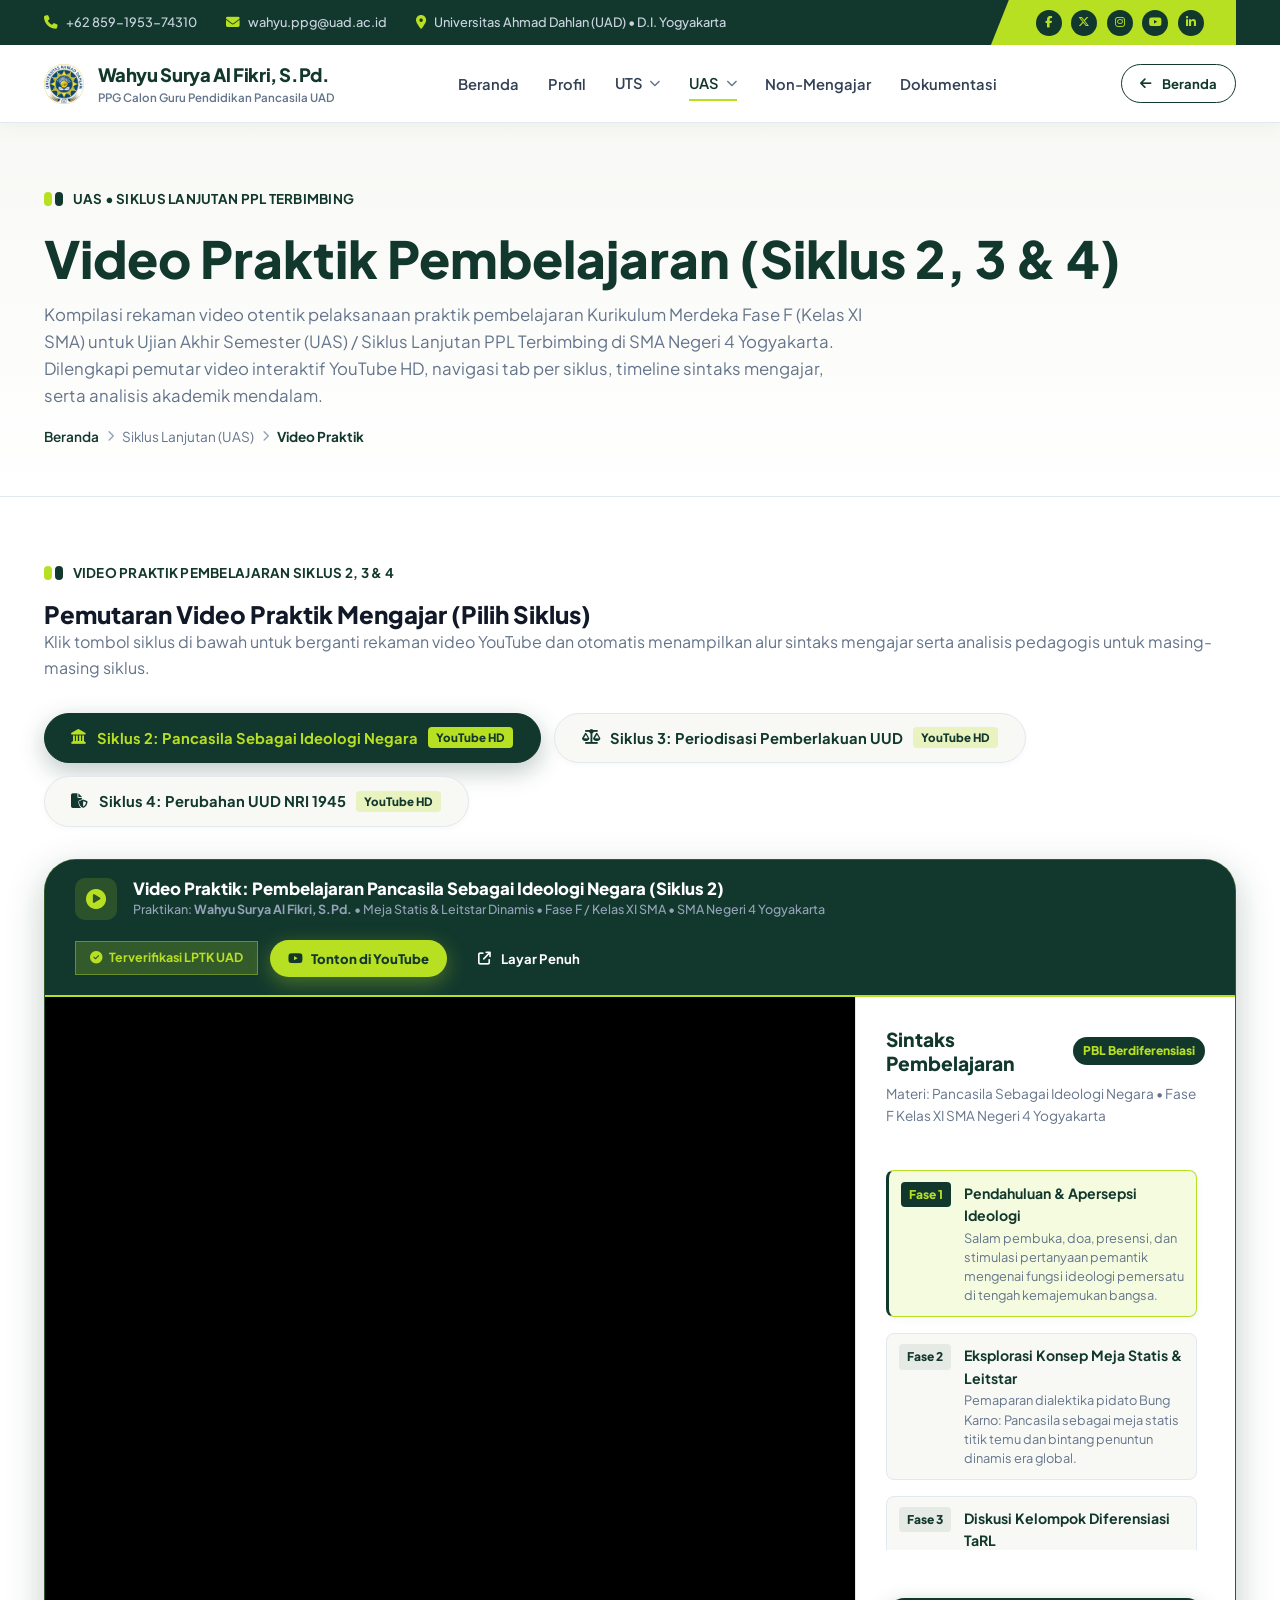
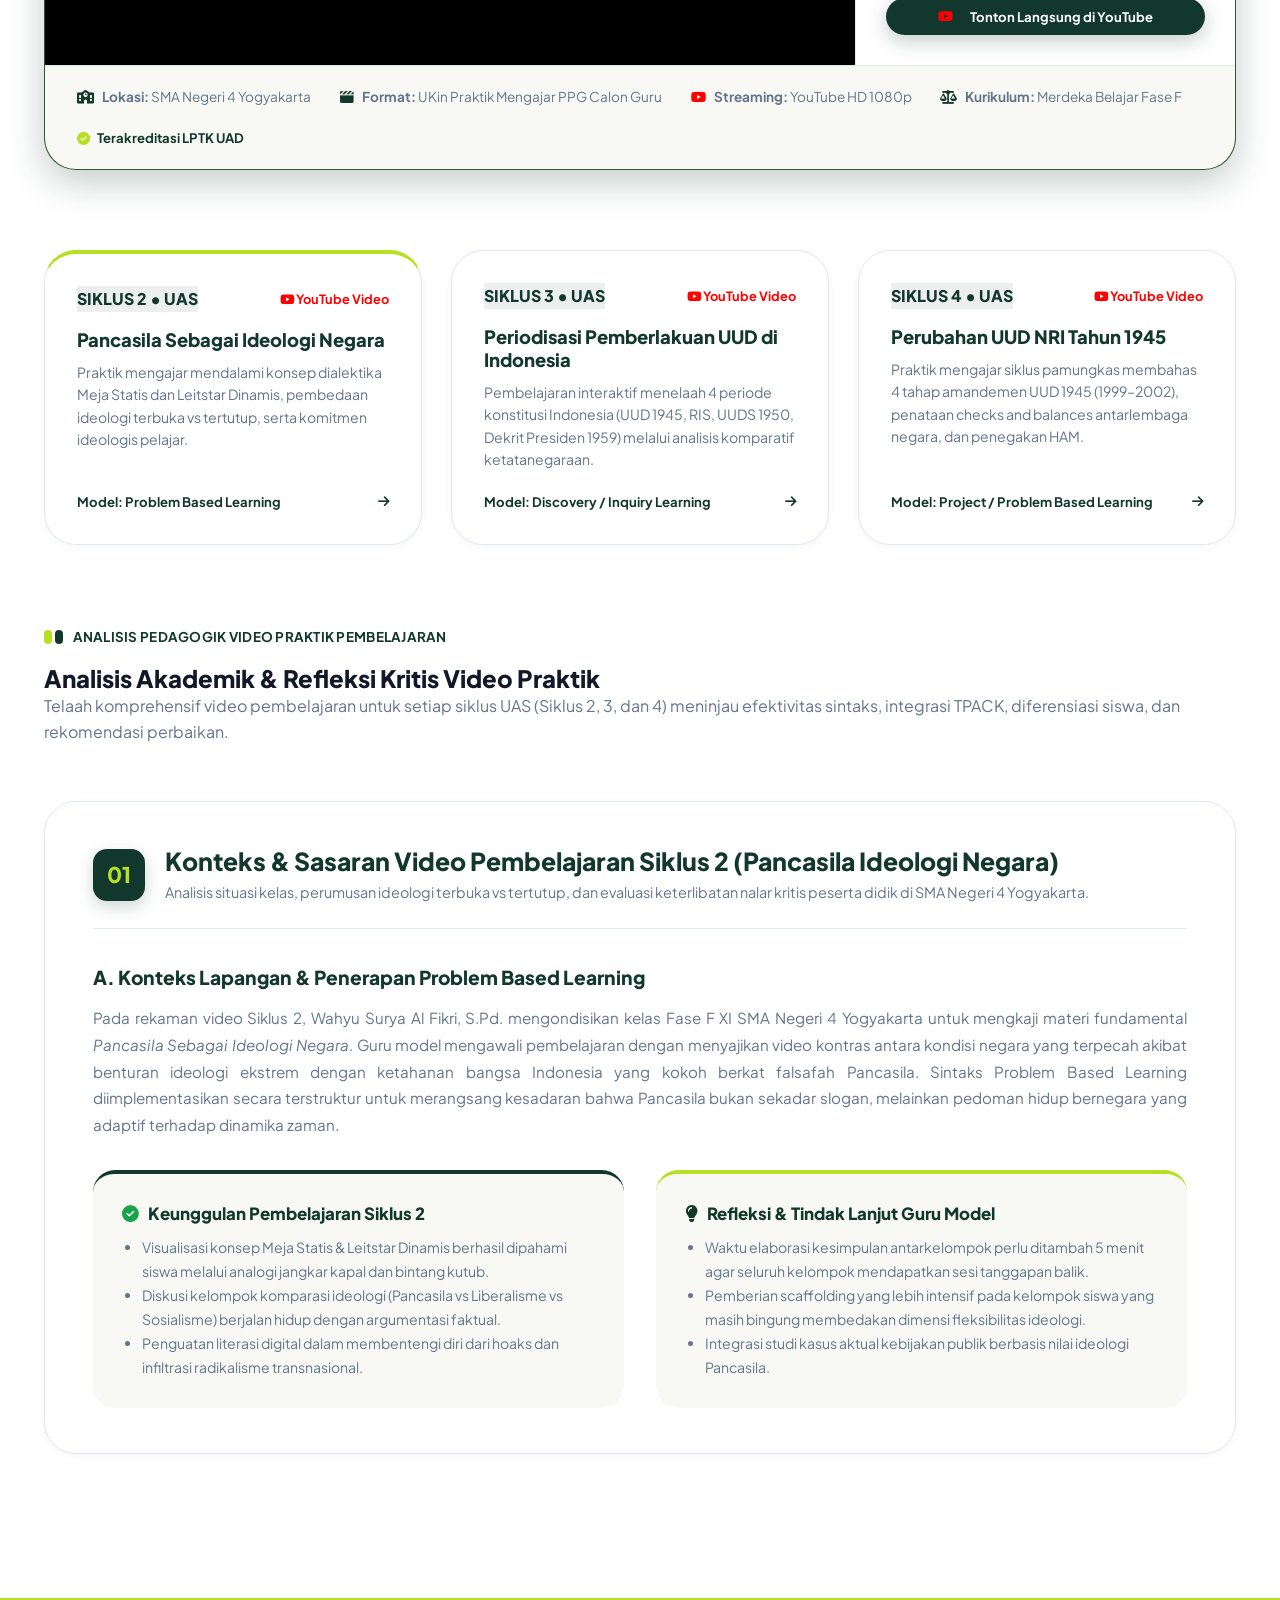
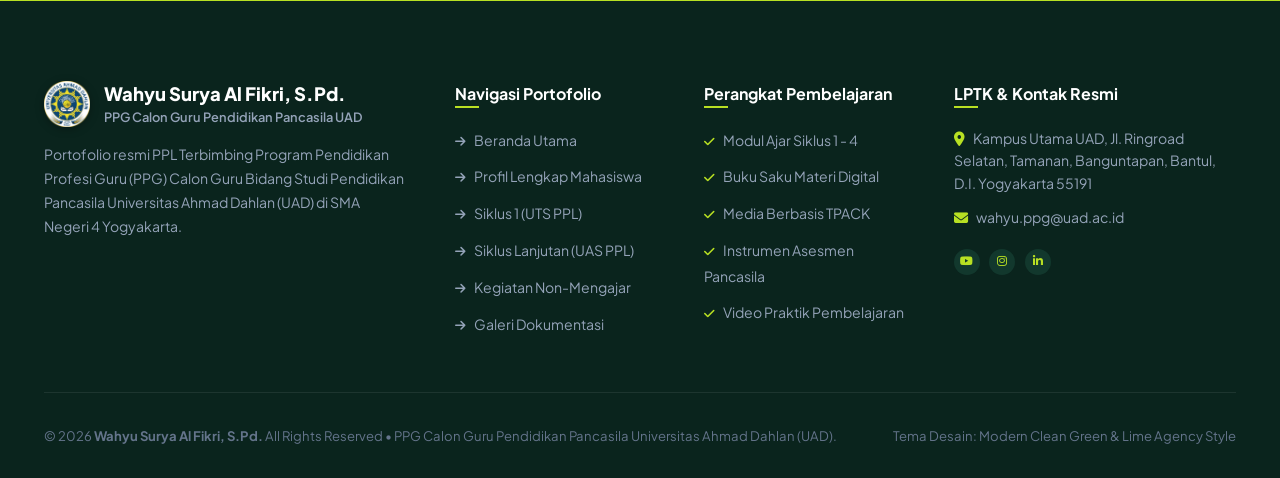
<file: UAS/video.html>
<!doctype html>
<html lang="id">
  <head>
    <meta charset="UTF-8" />
    <meta name="viewport" content="width=device-width, initial-scale=1.0" />
    <title>UAS - Video Praktik Pembelajaran (Siklus 2, 3 & 4) | Wahyu Surya Al Fikri, S.Pd. - UAD</title>

    <link rel="icon" type="image/png" href="../logo.png" />
    <link rel="preconnect" href="https://fonts.googleapis.com" />
    <link rel="preconnect" href="https://fonts.gstatic.com" crossorigin />
    <link href="https://fonts.googleapis.com/css2?family=Plus+Jakarta+Sans:wght@300;400;500;600;700;800&display=swap" rel="stylesheet" />
    <link rel="stylesheet" href="https://cdnjs.cloudflare.com/ajax/libs/font-awesome/6.5.1/css/all.min.css" />
    <link rel="stylesheet" href="../css/style.css" />

    <style>
      /* Cycle Switcher Tabs for UAS */
      .uas-tabs-wrapper {
        display: flex;
        gap: 0.85rem;
        margin-bottom: 2rem;
        flex-wrap: wrap;
        align-items: center;
      }
      .uas-tab-btn {
        background: #F8F9F5;
        border: 1px solid var(--color-border-light);
        color: var(--color-primary-dark);
        padding: 0.85rem 1.65rem;
        border-radius: var(--radius-pill);
        font-size: 0.92rem;
        font-weight: 700;
        cursor: pointer;
        display: inline-flex;
        align-items: center;
        gap: 0.65rem;
        transition: all 0.25s ease;
        box-shadow: 0 2px 6px rgba(0, 0, 0, 0.03);
        font-family: inherit;
        outline: none;
      }
      .uas-tab-btn:hover {
        background: #FFFFFF;
        border-color: var(--color-primary-dark);
        transform: translateY(-2px);
        box-shadow: var(--shadow-sm);
      }
      .uas-tab-btn.active {
        background: var(--color-primary-dark) !important;
        color: var(--color-accent-lime) !important;
        border-color: var(--color-primary-dark) !important;
        box-shadow: 0 8px 24px rgba(18, 56, 45, 0.28) !important;
      }
      .uas-tab-badge {
        background: rgba(184, 224, 35, 0.25);
        color: var(--color-primary-dark);
        font-size: 0.72rem;
        padding: 3px 8px;
        border-radius: 4px;
        font-weight: 800;
        transition: all 0.2s ease;
      }
      .uas-tab-btn.active .uas-tab-badge {
        background: var(--color-accent-lime) !important;
        color: var(--color-primary-dark) !important;
      }

      /* Video Showcase Card */
      .video-showcase-card {
        background: #12382D;
        border-radius: var(--radius-xl);
        overflow: hidden;
        box-shadow: 0 12px 36px rgba(18, 56, 45, 0.25);
        border: 1px solid rgba(184, 224, 35, 0.2);
      }
      .video-main-layout {
        display: grid;
        grid-template-columns: 1fr 380px;
        background: #0d2820;
      }
      @media (max-width: 1024px) {
        .video-main-layout {
          grid-template-columns: 1fr;
        }
      }
      .video-screen-wrapper {
        position: relative;
        padding-top: 56.25%;
        background: #000000;
        min-height: 400px;
      }
      .video-screen-wrapper iframe {
        position: absolute;
        top: 0;
        left: 0;
        width: 100%;
        height: 100%;
        border: 0;
      }
      .video-sidebar-panel {
        background: #ffffff;
        padding: 1.85rem;
        display: flex;
        flex-direction: column;
        border-left: 1px solid var(--color-border-light);
      }
      .timeline-list {
        display: flex;
        flex-direction: column;
        gap: 1rem;
      }
      .timeline-item {
        display: flex;
        gap: 0.85rem;
        align-items: flex-start;
        padding: 0.65rem 0.75rem;
        border-radius: 8px;
        transition: background 0.2s ease;
      }
      .timeline-item:hover {
        background: #f8f9f5;
      }
      .timeline-item.active {
        background: rgba(184, 224, 35, 0.15);
        border-left: 3px solid var(--color-primary-dark);
      }
      .time-badge {
        background: rgba(18, 56, 45, 0.08);
        color: var(--color-primary-dark);
        font-size: 0.75rem;
        font-weight: 800;
        padding: 3px 8px;
        border-radius: 4px;
        flex-shrink: 0;
      }
      .timeline-item.active .time-badge {
        background: var(--color-primary-dark);
        color: var(--color-accent-lime);
      }

      /* Cycle summary cards */
      .uas-cycles-summary-grid {
        display: grid;
        grid-template-columns: repeat(auto-fit, minmax(320px, 1fr));
        gap: 1.85rem;
        margin-top: 3.5rem;
      }
      .uas-cycle-summary-card {
        background: #FFFFFF;
        border: 1px solid var(--color-border-light);
        border-radius: var(--radius-xl);
        padding: 2rem;
        display: flex;
        flex-direction: column;
        box-shadow: var(--shadow-sm);
        transition: var(--transition-fast);
        position: relative;
      }
      .uas-cycle-summary-card:hover {
        transform: translateY(-4px);
        border-color: var(--color-primary-dark);
        box-shadow: var(--shadow-md);
      }
      .uas-cycle-summary-card.active-card {
        border-top: 4px solid var(--color-accent-lime);
      }

      /* Analysis Cycle Switch Container */
      .analysis-cycle-container {
        display: none;
        animation: fadeInAnalysis 0.35s ease;
      }
      .analysis-cycle-container.active {
        display: block;
      }
      @keyframes fadeInAnalysis {
        from {
          opacity: 0;
          transform: translateY(8px);
        }
        to {
          opacity: 1;
          transform: translateY(0);
        }
      }

      /* Primary Lime Button Override */
      .btn-primary-lime {
        background: var(--color-accent-lime) !important;
        color: var(--color-primary-dark) !important;
        font-weight: 800 !important;
        box-shadow: 0 6px 20px rgba(184, 224, 35, 0.35) !important;
        text-decoration: none !important;
        border: none !important;
        display: inline-flex;
        align-items: center;
        gap: 0.5rem;
      }
      .btn-primary-lime:hover {
        background: var(--color-accent-lime-hover) !important;
        transform: translateY(-2px);
        color: var(--color-primary-dark) !important;
        box-shadow: 0 10px 25px rgba(184, 224, 35, 0.45) !important;
      }
    </style>
  </head>
  <body>
    <!-- =================================================================
       1. TOPBAR
       ================================================================= -->
    <div class="topbar">
      <div class="container topbar-inner">
        <div class="topbar-contact">
          <a href="tel:+62859195374310" class="topbar-item">
            <i class="fa-solid fa-phone"></i>
            <span>+62 859-1953-74310</span>
          </a>
          <a href="mailto:wahyu.ppg@uad.ac.id" class="topbar-item">
            <i class="fa-solid fa-envelope"></i>
            <span>wahyu.ppg@uad.ac.id</span>
          </a>
          <div class="topbar-item">
            <i class="fa-solid fa-location-dot"></i>
            <span>Universitas Ahmad Dahlan (UAD) • D.I. Yogyakarta</span>
          </div>
        </div>

        <div class="topbar-social-wrap">
          <a href="javascript:void(0)" onclick="showToast('Facebook Wahyu Surya Al Fikri')" class="social-circle-btn" aria-label="Facebook"><i class="fa-brands fa-facebook-f"></i></a>
          <a href="javascript:void(0)" onclick="showToast('Twitter / X')" class="social-circle-btn" aria-label="Twitter"><i class="fa-brands fa-x-twitter"></i></a>
          <a href="javascript:void(0)" onclick="showToast('Instagram Wahyu Surya Al Fikri')" class="social-circle-btn" aria-label="Instagram"><i class="fa-brands fa-instagram"></i></a>
          <a href="javascript:void(0)" onclick="showToast('Kanal YouTube Pembelajaran Pendidikan Pancasila')" class="social-circle-btn" aria-label="YouTube"><i class="fa-brands fa-youtube"></i></a>
          <a href="javascript:void(0)" onclick="showToast('LinkedIn Wahyu Surya Al Fikri')" class="social-circle-btn" aria-label="LinkedIn"><i class="fa-brands fa-linkedin-in"></i></a>
        </div>
      </div>
    </div>

    <!-- =================================================================
       2. MAIN NAVBAR
       ================================================================= -->
    <header class="navbar">
      <div class="container navbar-inner">
        <a href="../index.html" class="brand">
          <img src="../logo navbar.png" alt="Logo UAD" class="brand-logo-img" onerror="this.style.display = 'none'" />
          <div>
            <span class="brand-title">Wahyu Surya Al Fikri, S.Pd.</span>
            <span class="brand-subtitle">PPG Calon Guru Pendidikan Pancasila UAD</span>
          </div>
        </a>

        <nav>
          <ul class="nav-links">
            <li><a href="../index.html" class="nav-link">Beranda</a></li>
            <li><a href="../profil.html" class="nav-link">Profil</a></li>

            <!-- UTS Dropdown -->
            <li class="nav-item-dropdown">
              <a href="javascript:void(0)" class="nav-link dropdown-toggle" role="button"> UTS <i class="fa-solid fa-chevron-down chevron-icon"></i> </a>
              <ul class="dropdown-menu">
                <li>
                  <a href="../UTS/rancangan.html" class="dropdown-item"><i class="fa-solid fa-book-bookmark"></i> Rancangan</a>
                </li>
                <li>
                  <a href="../UTS/materi.html" class="dropdown-item"><i class="fa-solid fa-book-open"></i> Materi</a>
                </li>
                <li>
                  <a href="../UTS/media.html" class="dropdown-item"><i class="fa-solid fa-photo-film"></i> Media</a>
                </li>
                <li>
                  <a href="../UTS/instrumen.html" class="dropdown-item"><i class="fa-solid fa-clipboard-check"></i> Instrumen</a>
                </li>
                <li>
                  <a href="../UTS/video.html" class="dropdown-item"><i class="fa-solid fa-circle-play"></i> Video</a>
                </li>
              </ul>
            </li>

            <!-- UAS Dropdown (Active) -->
            <li class="nav-item-dropdown">
              <a href="javascript:void(0)" class="nav-link dropdown-toggle active" role="button"> UAS <i class="fa-solid fa-chevron-down chevron-icon"></i> </a>
              <ul class="dropdown-menu">
                <li>
                  <a href="rancangan.html" class="dropdown-item"><i class="fa-solid fa-book-bookmark"></i> Rancangan</a>
                </li>
                <li>
                  <a href="materi.html" class="dropdown-item"><i class="fa-solid fa-book-open"></i> Materi</a>
                </li>
                <li>
                  <a href="media.html" class="dropdown-item"><i class="fa-solid fa-photo-film"></i> Media</a>
                </li>
                <li>
                  <a href="instrumen.html" class="dropdown-item"><i class="fa-solid fa-clipboard-check"></i> Instrumen</a>
                </li>
                <li>
                  <a href="video.html" class="dropdown-item active" style="font-weight: 700"><i class="fa-solid fa-circle-play"></i> Video</a>
                </li>
              </ul>
            </li>

            <li><a href="../non-mengajar.html" class="nav-link">Non-Mengajar</a></li>
            <li><a href="../dokumentasi.html" class="nav-link">Dokumentasi</a></li>
          </ul>
        </nav>

        <div class="nav-actions">
          <a href="../index.html" class="btn btn-outline-dark btn-sm"> <i class="fa-solid fa-arrow-left"></i> Beranda </a>
          <button class="mobile-toggle" aria-label="Toggle Menu">
            <i class="fa-solid fa-bars"></i>
          </button>
        </div>
      </div>
    </header>

    <!-- =================================================================
       3. SUBPAGE HERO HEADER
       ================================================================= -->
    <section class="subpage-hero-agency">
      <div class="container">
        <div class="badge-pill-group">
          <span class="twin-dot-icon"> <span></span><span></span> </span>
          <span>UAS • SIKLUS LANJUTAN PPL TERBIMBING</span>
        </div>

        <h1 style="font-size: clamp(2.2rem, 4vw, 3.2rem); color: var(--color-primary-dark); margin-bottom: 0.8rem; font-weight: 800;">
          Video Praktik Pembelajaran (Siklus 2, 3 & 4)
        </h1>
        <p style="max-width: 820px; font-size: 1.05rem; line-height: 1.6; color: var(--color-text-muted)">
          Kompilasi rekaman video otentik pelaksanaan praktik pembelajaran Kurikulum Merdeka Fase F (Kelas XI SMA) untuk Ujian Akhir Semester (UAS) / Siklus Lanjutan PPL Terbimbing di SMA Negeri 4 Yogyakarta. Dilengkapi pemutar video interaktif YouTube HD, navigasi tab per siklus, timeline sintaks mengajar, serta analisis akademik mendalam.
        </p>

        <div class="subpage-breadcrumb">
          <a href="../index.html">Beranda</a>
          <i class="fa-solid fa-chevron-right"></i>
          <span>Siklus Lanjutan (UAS)</span>
          <i class="fa-solid fa-chevron-right"></i>
          <span style="color: var(--color-primary-dark); font-weight: 700">Video Praktik</span>
        </div>
      </div>
    </section>

    <!-- =================================================================
       4. MAIN CONTENT: TABS, VIDEO PLAYER & COMPREHENSIVE ANALYSIS
       ================================================================= -->
    <main style="padding: 4rem 0 6rem; background: #ffffff">
      <div class="container">
        
        <!-- =============================================================
           A. INTERACTIVE VIDEO PLAYER SECTION
           ============================================================= -->
        <section style="margin-bottom: 5rem">
          <div class="section-agency-head" style="margin-bottom: 2rem">
            <div class="badge-pill-group">
              <span class="twin-dot-icon"> <span></span><span></span> </span>
              <span>VIDEO PRAKTIK PEMBELAJARAN SIKLUS 2, 3 & 4</span>
            </div>
            <h2 class="section-agency-title">Pemutaran Video Praktik Mengajar (Pilih Siklus)</h2>
            <p class="section-agency-subtitle">
              Klik tombol siklus di bawah untuk berganti rekaman video YouTube dan otomatis menampilkan alur sintaks mengajar serta analisis pedagogis untuk masing-masing siklus.
            </p>
          </div>

          <!-- Cycle Switcher Tab Navigation -->
          <div class="uas-tabs-wrapper">
            <button id="tab-btn-2" class="uas-tab-btn active" onclick="switchUASVideo(2)">
              <i class="fa-solid fa-landmark"></i>
              <span>Siklus 2: Pancasila Sebagai Ideologi Negara</span>
              <span class="uas-tab-badge">YouTube HD</span>
            </button>

            <button id="tab-btn-3" class="uas-tab-btn" onclick="switchUASVideo(3)">
              <i class="fa-solid fa-scale-balanced"></i>
              <span>Siklus 3: Periodisasi Pemberlakuan UUD</span>
              <span class="uas-tab-badge">YouTube HD</span>
            </button>

            <button id="tab-btn-4" class="uas-tab-btn" onclick="switchUASVideo(4)">
              <i class="fa-solid fa-file-shield"></i>
              <span>Siklus 4: Perubahan UUD NRI 1945</span>
              <span class="uas-tab-badge">YouTube HD</span>
            </button>
          </div>

          <!-- Video Showcase Container Card -->
          <div class="video-showcase-card">
            <!-- Toolbar -->
            <div class="pdf-viewer-toolbar">
              <div class="pdf-toolbar-info">
                <div class="pdf-toolbar-icon" style="background: rgba(184, 224, 35, 0.15); color: var(--color-accent-lime)">
                  <i class="fa-solid fa-circle-play"></i>
                </div>
                <div>
                  <div id="uas-video-title" class="pdf-toolbar-title">
                    Video Praktik: Pembelajaran Pancasila Sebagai Ideologi Negara (Siklus 2)
                  </div>
                  <div id="uas-video-sub" class="pdf-toolbar-sub">
                    Praktikan: <strong>Wahyu Surya Al Fikri, S.Pd.</strong> • Meja Statis & Leitstar Dinamis • Fase F / Kelas XI SMA • SMA Negeri 4 Yogyakarta
                  </div>
                </div>
              </div>

              <div class="pdf-toolbar-actions">
                <span id="uas-video-badge" class="tag-pill" style="background: rgba(184, 224, 35, 0.2); color: #b8e023; font-weight: 700; border: 1px solid rgba(184, 224, 35, 0.4); padding: 6px 14px; font-size: 0.78rem">
                  <i class="fa-solid fa-circle-check" style="margin-right: 5px"></i> Terverifikasi LPTK UAD
                </span>
                <a id="uas-youtube-btn" href="https://youtu.be/AQ9FbNC42ck?si=0gO33Jm2WVuBJ4ix" target="_blank" rel="noopener noreferrer" class="btn btn-primary-lime btn-sm">
                  <i class="fa-brands fa-youtube"></i> Tonton di YouTube
                </a>
                <a
                  id="uas-fullscreen-btn"
                  href="https://www.youtube.com/watch?v=AQ9FbNC42ck"
                  target="_blank"
                  rel="noopener noreferrer"
                  class="btn btn-outline-light btn-sm"
                  style="border-color: rgba(255, 255, 255, 0.4); color: #ffffff"
                >
                  <i class="fa-solid fa-arrow-up-right-from-square"></i> Layar Penuh
                </a>
              </div>
            </div>

            <!-- Video Display Layout: Screen + Sidebar -->
            <div class="video-main-layout">
              <!-- Video Screen Wrapper with YouTube Embed Iframe -->
              <div class="video-screen-wrapper">
                <iframe
                  id="uas-video-frame"
                  src="https://www.youtube.com/embed/AQ9FbNC42ck?rel=0&modestbranding=1"
                  title="Video Praktik Pembelajaran UAS Wahyu Surya Al Fikri"
                  allow="accelerometer; autoplay; clipboard-write; encrypted-media; gyroscope; picture-in-picture; web-share"
                  allowfullscreen
                >
                  <p style="padding: 2rem; color: #ffffff; text-align: center">
                    Peramban Anda tidak mendukung pemutaran video langsung. Silakan
                    <a id="uas-fallback-link" href="https://youtu.be/AQ9FbNC42ck?si=0gO33Jm2WVuBJ4ix" target="_blank" style="color: var(--color-accent-lime); font-weight: bold; text-decoration: underline">
                      Klik di sini untuk menonton video di YouTube
                    </a>.
                  </p>
                </iframe>
              </div>

              <!-- Video Sidebar & Timeline Sintaks -->
              <div class="video-sidebar-panel">
                <div style="display: flex; justify-content: space-between; align-items: center; margin-bottom: 0.5rem">
                  <h3 style="font-size: 1.2rem; color: var(--color-primary-dark); font-weight: 800; margin: 0">Sintaks Pembelajaran</h3>
                  <span id="uas-sintaks-model" class="time-badge" style="background: var(--color-primary-dark); color: var(--color-accent-lime); font-weight: 800; font-size: 0.75rem; padding: 4px 10px; border-radius: var(--radius-pill)">
                    PBL Berdiferensiasi
                  </span>
                </div>
                <p id="uas-sidebar-materi" style="font-size: 0.85rem; color: var(--color-text-muted); margin-bottom: 1.25rem">
                  Materi: Pancasila Sebagai Ideologi Negara • Fase F Kelas XI SMA Negeri 4 Yogyakarta
                </p>

                <!-- Dynamic Timeline Items Container -->
                <div id="uas-timeline-container" class="timeline-list">
                  <!-- Timeline Siklus 2 (Default) -->
                  <div class="timeline-item active">
                    <span class="time-badge">Fase 1</span>
                    <div>
                      <strong style="font-size: 0.88rem; color: var(--color-primary-dark); display: block; margin-bottom: 2px"> Pendahuluan & Apersepsi Ideologi </strong>
                      <span style="font-size: 0.8rem; color: var(--color-text-muted); line-height: 1.5; display: block">
                        Salam pembuka, doa, presensi, dan stimulasi pertanyaan pemantik mengenai fungsi ideologi pemersatu di tengah kemajemukan bangsa.
                      </span>
                    </div>
                  </div>

                  <div class="timeline-item">
                    <span class="time-badge">Fase 2</span>
                    <div>
                      <strong style="font-size: 0.88rem; color: var(--color-primary-dark); display: block; margin-bottom: 2px"> Eksplorasi Konsep Meja Statis & Leitstar </strong>
                      <span style="font-size: 0.8rem; color: var(--color-text-muted); line-height: 1.5; display: block">
                        Pemaparan dialektika pidato Bung Karno: Pancasila sebagai meja statis titik temu dan bintang penuntun dinamis era global.
                      </span>
                    </div>
                  </div>

                  <div class="timeline-item">
                    <span class="time-badge">Fase 3</span>
                    <div>
                      <strong style="font-size: 0.88rem; color: var(--color-primary-dark); display: block; margin-bottom: 2px"> Diskusi Kelompok Diferensiasi TaRL </strong>
                      <span style="font-size: 0.8rem; color: var(--color-text-muted); line-height: 1.5; display: block">
                        Pembedahan perbandingan ideologi terbuka vs tertutup (liberalisme, komunisme, Pancasila) melalui studi kasus komparatif.
                      </span>
                    </div>
                  </div>

                  <div class="timeline-item">
                    <span class="time-badge">Fase 4</span>
                    <div>
                      <strong style="font-size: 0.88rem; color: var(--color-primary-dark); display: block; margin-bottom: 2px"> Presentasi Argumen & Validasi </strong>
                      <span style="font-size: 0.8rem; color: var(--color-text-muted); line-height: 1.5; display: block">
                        Kelompok memaparkan hasil telaah keunggulan ideologi Pancasila, perdebatan kritis yang konstruktif, dan umpan balik guru.
                      </span>
                    </div>
                  </div>

                  <div class="timeline-item">
                    <span class="time-badge">Fase 5</span>
                    <div>
                      <strong style="font-size: 0.88rem; color: var(--color-primary-dark); display: block; margin-bottom: 2px"> Evaluasi, Refleksi & Penutup </strong>
                      <span style="font-size: 0.8rem; color: var(--color-text-muted); line-height: 1.5; display: block">
                        Kuis formatif cepat, komitmen menjaga ideologi negara di ruang digital, doa bersama, dan penutupan kelas.
                      </span>
                    </div>
                  </div>
                </div>

                <!-- Action Link -->
                <div style="margin-top: auto; padding-top: 1.5rem">
                  <a
                    id="uas-sidebar-btn"
                    href="https://youtu.be/AQ9FbNC42ck?si=0gO33Jm2WVuBJ4ix"
                    target="_blank"
                    rel="noopener noreferrer"
                    class="btn btn-primary-dark btn-sm"
                    style="width: 100%; text-align: center; justify-content: center"
                  >
                    <i class="fa-brands fa-youtube" style="color: #ff0000; margin-right: 6px;"></i> Tonton Langsung di YouTube
                  </a>
                </div>
              </div>
            </div>

            <!-- Footer Metadata Bar -->
            <div style="background: #f8f9f5; padding: 1.25rem 2rem; border-top: 1px solid var(--color-border-light); display: flex; align-items: center; justify-content: space-between; flex-wrap: wrap; gap: 1rem">
              <div style="display: flex; align-items: center; gap: 1.8rem; flex-wrap: wrap">
                <div style="font-size: 0.85rem; color: var(--color-text-muted)">
                  <i class="fa-solid fa-school" style="color: var(--color-primary-dark); margin-right: 6px"></i>
                  <strong>Lokasi:</strong> SMA Negeri 4 Yogyakarta
                </div>
                <div style="font-size: 0.85rem; color: var(--color-text-muted)">
                  <i class="fa-solid fa-clapperboard" style="color: var(--color-primary-dark); margin-right: 6px"></i>
                  <strong>Format:</strong> UKin Praktik Mengajar PPG Calon Guru
                </div>
                <div style="font-size: 0.85rem; color: var(--color-text-muted)">
                  <i class="fa-brands fa-youtube" style="color: #ff0000; margin-right: 6px"></i>
                  <strong>Streaming:</strong> YouTube HD 1080p
                </div>
                <div style="font-size: 0.85rem; color: var(--color-text-muted)">
                  <i class="fa-solid fa-scale-balanced" style="color: var(--color-primary-dark); margin-right: 6px"></i>
                  <strong>Kurikulum:</strong> Merdeka Belajar Fase F
                </div>
              </div>
              <div>
                <a href="javascript:void(0)" onclick="showToast('Video Resmi PPL Terbimbing PPG UAD 2026')" style="font-size: 0.82rem; color: var(--color-primary-dark); font-weight: 700; text-decoration: none">
                  <i class="fa-solid fa-circle-check" style="color: var(--color-accent-lime); margin-right: 5px"></i> Terakreditasi LPTK UAD
                </a>
              </div>
            </div>
          </div>
        </section>

        <!-- =============================================================
           B. UAS CYCLES SUMMARY CARDS
           ============================================================= -->
        <section style="margin-bottom: 5rem;">
          <div class="uas-cycles-summary-grid">
            <!-- Card Siklus 2 -->
            <div id="summary-card-2" class="uas-cycle-summary-card active-card" onclick="switchUASVideo(2)" style="cursor: pointer;">
              <div style="display: flex; justify-content: space-between; align-items: center; margin-bottom: 1rem;">
                <span class="tag-pill" style="background: rgba(18, 56, 45, 0.08); color: var(--color-primary-dark); font-weight: 800;">SIKLUS 2 • UAS</span>
                <span style="font-size: 0.8rem; color: #ff0000; font-weight: 700;"><i class="fa-brands fa-youtube"></i> YouTube Video</span>
              </div>
              <h4 style="font-size: 1.15rem; font-weight: 800; color: var(--color-primary-dark); margin-bottom: 0.6rem;">
                Pancasila Sebagai Ideologi Negara
              </h4>
              <p style="font-size: 0.88rem; color: var(--color-text-muted); line-height: 1.6; margin-bottom: 1.25rem;">
                Praktik mengajar mendalami konsep dialektika Meja Statis dan Leitstar Dinamis, pembedaan ideologi terbuka vs tertutup, serta komitmen ideologis pelajar.
              </p>
              <div style="margin-top: auto; display: flex; align-items: center; justify-content: space-between; font-size: 0.82rem; font-weight: 700; color: var(--color-primary-dark);">
                <span>Model: Problem Based Learning</span>
                <i class="fa-solid fa-arrow-right"></i>
              </div>
            </div>

            <!-- Card Siklus 3 -->
            <div id="summary-card-3" class="uas-cycle-summary-card" onclick="switchUASVideo(3)" style="cursor: pointer;">
              <div style="display: flex; justify-content: space-between; align-items: center; margin-bottom: 1rem;">
                <span class="tag-pill" style="background: rgba(18, 56, 45, 0.08); color: var(--color-primary-dark); font-weight: 800;">SIKLUS 3 • UAS</span>
                <span style="font-size: 0.8rem; color: #ff0000; font-weight: 700;"><i class="fa-brands fa-youtube"></i> YouTube Video</span>
              </div>
              <h4 style="font-size: 1.15rem; font-weight: 800; color: var(--color-primary-dark); margin-bottom: 0.6rem;">
                Periodisasi Pemberlakuan UUD di Indonesia
              </h4>
              <p style="font-size: 0.88rem; color: var(--color-text-muted); line-height: 1.6; margin-bottom: 1.25rem;">
                Pembelajaran interaktif menelaah 4 periode konstitusi Indonesia (UUD 1945, RIS, UUDS 1950, Dekrit Presiden 1959) melalui analisis komparatif ketatanegaraan.
              </p>
              <div style="margin-top: auto; display: flex; align-items: center; justify-content: space-between; font-size: 0.82rem; font-weight: 700; color: var(--color-primary-dark);">
                <span>Model: Discovery / Inquiry Learning</span>
                <i class="fa-solid fa-arrow-right"></i>
              </div>
            </div>

            <!-- Card Siklus 4 -->
            <div id="summary-card-4" class="uas-cycle-summary-card" onclick="switchUASVideo(4)" style="cursor: pointer;">
              <div style="display: flex; justify-content: space-between; align-items: center; margin-bottom: 1rem;">
                <span class="tag-pill" style="background: rgba(18, 56, 45, 0.08); color: var(--color-primary-dark); font-weight: 800;">SIKLUS 4 • UAS</span>
                <span style="font-size: 0.8rem; color: #ff0000; font-weight: 700;"><i class="fa-brands fa-youtube"></i> YouTube Video</span>
              </div>
              <h4 style="font-size: 1.15rem; font-weight: 800; color: var(--color-primary-dark); margin-bottom: 0.6rem;">
                Perubahan UUD NRI Tahun 1945
              </h4>
              <p style="font-size: 0.88rem; color: var(--color-text-muted); line-height: 1.6; margin-bottom: 1.25rem;">
                Praktik mengajar siklus pamungkas membahas 4 tahap amandemen UUD 1945 (1999–2002), penataan checks and balances antarlembaga negara, dan penegakan HAM.
              </p>
              <div style="margin-top: auto; display: flex; align-items: center; justify-content: space-between; font-size: 0.82rem; font-weight: 700; color: var(--color-primary-dark);">
                <span>Model: Project / Problem Based Learning</span>
                <i class="fa-solid fa-arrow-right"></i>
              </div>
            </div>
          </div>
        </section>

        <!-- =============================================================
           C. DYNAMIC COMPREHENSIVE ANALYSIS (PER SIKLUS)
           ============================================================= -->
        <section>
          <div class="section-agency-head" style="margin-bottom: 3.5rem">
            <div class="badge-pill-group">
              <span class="twin-dot-icon"> <span></span><span></span> </span>
              <span>ANALISIS PEDAGOGIK VIDEO PRAKTIK PEMBELAJARAN</span>
            </div>
            <h2 class="section-agency-title">Analisis Akademik & Refleksi Kritis Video Praktik</h2>
            <p class="section-agency-subtitle">
              Telaah komprehensif video pembelajaran untuk setiap siklus UAS (Siklus 2, 3, dan 4) meninjau efektivitas sintaks, integrasi TPACK, diferensiasi siswa, dan rekomendasi perbaikan.
            </p>
          </div>

          <!-- ==================== SIKLUS 2 ANALYSIS ==================== -->
          <div id="analysis-siklus-2" class="analysis-cycle-container active">
            <article class="analysis-module-card">
              <div class="analysis-module-header">
                <div class="analysis-module-num">01</div>
                <div>
                  <h3 class="analysis-module-title">Konteks & Sasaran Video Pembelajaran Siklus 2 (Pancasila Ideologi Negara)</h3>
                  <p class="analysis-module-desc">Analisis situasi kelas, perumusan ideologi terbuka vs tertutup, dan evaluasi keterlibatan nalar kritis peserta didik di SMA Negeri 4 Yogyakarta.</p>
                </div>
              </div>

              <div class="analysis-content-body">
                <div style="margin-bottom: 2rem;">
                  <h4 style="font-size: 1.2rem; font-weight: 800; color: var(--color-primary-dark); margin-bottom: 1rem;">
                    A. Konteks Lapangan & Penerapan Problem Based Learning
                  </h4>
                  <p style="font-size: 0.95rem; color: var(--color-text-muted); line-height: 1.75; text-align: justify;">
                    Pada rekaman video Siklus 2, Wahyu Surya Al Fikri, S.Pd. mengondisikan kelas Fase F XI SMA Negeri 4 Yogyakarta untuk mengkaji materi fundamental <em>Pancasila Sebagai Ideologi Negara</em>. Guru model mengawali pembelajaran dengan menyajikan video kontras antara kondisi negara yang terpecah akibat benturan ideologi ekstrem dengan ketahanan bangsa Indonesia yang kokoh berkat falsafah Pancasila. Sintaks Problem Based Learning diimplementasikan secara terstruktur untuk merangsang kesadaran bahwa Pancasila bukan sekadar slogan, melainkan pedoman hidup bernegara yang adaptif terhadap dinamika zaman.
                  </p>
                </div>

                <div class="analysis-grid-2col">
                  <div style="background: #F8F9F5; border-radius: var(--radius-lg); padding: 1.8rem; border-top: 4px solid var(--color-primary-dark);">
                    <h5 style="font-size: 1.05rem; font-weight: 800; color: var(--color-primary-dark); margin-bottom: 0.75rem;">
                      <i class="fa-solid fa-check-circle" style="color: #16a34a; margin-right: 6px;"></i> Keunggulan Pembelajaran Siklus 2
                    </h5>
                    <ul style="padding-left: 1.25rem; font-size: 0.88rem; line-height: 1.7; color: var(--color-text-muted);">
                      <li>Visualisasi konsep Meja Statis & Leitstar Dinamis berhasil dipahami siswa melalui analogi jangkar kapal dan bintang kutub.</li>
                      <li>Diskusi kelompok komparasi ideologi (Pancasila vs Liberalisme vs Sosialisme) berjalan hidup dengan argumentasi faktual.</li>
                      <li>Penguatan literasi digital dalam membentengi diri dari hoaks dan infiltrasi radikalisme transnasional.</li>
                    </ul>
                  </div>

                  <div style="background: #F8F9F5; border-radius: var(--radius-lg); padding: 1.8rem; border-top: 4px solid var(--color-accent-lime);">
                    <h5 style="font-size: 1.05rem; font-weight: 800; color: var(--color-primary-dark); margin-bottom: 0.75rem;">
                      <i class="fa-solid fa-lightbulb" style="color: var(--color-primary-dark); margin-right: 6px;"></i> Refleksi & Tindak Lanjut Guru Model
                    </h5>
                    <ul style="padding-left: 1.25rem; font-size: 0.88rem; line-height: 1.7; color: var(--color-text-muted);">
                      <li>Waktu elaborasi kesimpulan antarkelompok perlu ditambah 5 menit agar seluruh kelompok mendapatkan sesi tanggapan balik.</li>
                      <li>Pemberian scaffolding yang lebih intensif pada kelompok siswa yang masih bingung membedakan dimensi fleksibilitas ideologi.</li>
                      <li>Integrasi studi kasus aktual kebijakan publik berbasis nilai ideologi Pancasila.</li>
                    </ul>
                  </div>
                </div>
              </div>
            </article>
          </div>

          <!-- ==================== SIKLUS 3 ANALYSIS ==================== -->
          <div id="analysis-siklus-3" class="analysis-cycle-container">
            <article class="analysis-module-card">
              <div class="analysis-module-header">
                <div class="analysis-module-num">01</div>
                <div>
                  <h3 class="analysis-module-title">Konteks & Sasaran Video Pembelajaran Siklus 3 (Periodisasi UUD)</h3>
                  <p class="analysis-module-desc">Analisis penelusuran sejarah konstitusi bangsa dari UUD 1945, RIS, UUDS 1950, hingga Dekrit Presiden 5 Juli 1959 di kelas SMA Negeri 4 Yogyakarta.</p>
                </div>
              </div>

              <div class="analysis-content-body">
                <div style="margin-bottom: 2rem;">
                  <h4 style="font-size: 1.2rem; font-weight: 800; color: var(--color-primary-dark); margin-bottom: 1rem;">
                    A. Konteks Lapangan & Penerapan Discovery Learning
                  </h4>
                  <p style="font-size: 0.95rem; color: var(--color-text-muted); line-height: 1.75; text-align: justify;">
                    Pada rekaman video Siklus 3, pembelajaran difokuskan pada materi hukum tata negara historis: <em>Periodisasi Pemberlakuan UUD di Indonesia</em>. Wahyu Surya Al Fikri, S.Pd. menerapkan model Discovery Learning dengan menyajikan linimasa interaktif perubahan konstitusi nasional. Peserta didik diajak bertindak sebagai 'peneliti sejarah ketatanegaraan' yang membedah penyebab pergantian naskah konstitusi, perubahan bentuk negara (kesatuan vs serikat), serta implikasi sistem presidensial dan parlementer terhadap stabilitas politik nasional.
                  </p>
                </div>

                <div class="analysis-grid-2col">
                  <div style="background: #F8F9F5; border-radius: var(--radius-lg); padding: 1.8rem; border-top: 4px solid var(--color-primary-dark);">
                    <h5 style="font-size: 1.05rem; font-weight: 800; color: var(--color-primary-dark); margin-bottom: 0.75rem;">
                      <i class="fa-solid fa-check-circle" style="color: #16a34a; margin-right: 6px;"></i> Keunggulan Pembelajaran Siklus 3
                    </h5>
                    <ul style="padding-left: 1.25rem; font-size: 0.88rem; line-height: 1.7; color: var(--color-text-muted);">
                      <li>Media grafis linimasa konstitusi memudahkan siswa memetakan 4 periode konstitusi secara kronologis.</li>
                      <li>Kajian kritis mengenai kebuntuan Konstituante dan latar belakang yuridis Dekrit Presiden 5 Juli 1959 berlangsung hidup.</li>
                      <li>Siswa mampu mengomparasi kelebihan dan kelemahan sistem parlementer pada era UUDS 1950 secara objektif.</li>
                    </ul>
                  </div>

                  <div style="background: #F8F9F5; border-radius: var(--radius-lg); padding: 1.8rem; border-top: 4px solid var(--color-accent-lime);">
                    <h5 style="font-size: 1.05rem; font-weight: 800; color: var(--color-primary-dark); margin-bottom: 0.75rem;">
                      <i class="fa-solid fa-lightbulb" style="color: var(--color-primary-dark); margin-right: 6px;"></i> Refleksi & Tindak Lanjut Guru Model
                    </h5>
                    <ul style="padding-left: 1.25rem; font-size: 0.88rem; line-height: 1.7; color: var(--color-text-muted);">
                      <li>Materi sejarah konstitusi cukup padat fakta tahun dan nama dokumen, perlu diperkuat dengan jembatan keledai / infografis ringkas.</li>
                      <li>Memanfaatkan simulasi sidang perumusan konstitusi agar peserta didik merasakan dinamika perdebatan founding fathers secara riil.</li>
                      <li>Penyederhanaan istilah teknis hukum tata negara (seperti 'mosi tidak percaya' dan 'kabinet parlementer') untuk siswa awam.</li>
                    </ul>
                  </div>
                </div>
              </div>
            </article>
          </div>

          <!-- ==================== SIKLUS 4 ANALYSIS ==================== -->
          <div id="analysis-siklus-4" class="analysis-cycle-container">
            <article class="analysis-module-card">
              <div class="analysis-module-header">
                <div class="analysis-module-num">01</div>
                <div>
                  <h3 class="analysis-module-title">Konteks & Sasaran Video Pembelajaran Siklus 4 (Perubahan UUD NRI 1945)</h3>
                  <p class="analysis-module-desc">Telaah empat tahap amandemen 1999–2002, checks and balances lembaga negara, dan perlindungan hak asasi manusia era reformasi.</p>
                </div>
              </div>

              <div class="analysis-content-body">
                <div style="margin-bottom: 2rem;">
                  <h4 style="font-size: 1.2rem; font-weight: 800; color: var(--color-primary-dark); margin-bottom: 1rem;">
                    A. Konteks Lapangan & Penerapan Problem Based Learning
                  </h4>
                  <p style="font-size: 0.95rem; color: var(--color-text-muted); line-height: 1.75; text-align: justify;">
                    Sebagai siklus penutup rangkaian PPL Terbimbing, video Siklus 4 menampilkan pembelajaran mengenai <em>Perubahan UUD NRI Tahun 1945</em> pasca-reformasi. Wahyu Surya Al Fikri, S.Pd. memandu peserta didik menganalisis latar belakang tuntutan reformasi 1998, kesepakatan dasar amandemen (tidak mengubah Pembukaan, mempertahankan NKRI, dan mempertegas sistem presidensial), serta implikasi berdirinya lembaga baru seperti Mahkamah Konstitusi (MK), Dewan Perwakilan Daerah (DPD), dan Komisi Yudisial (KY).
                  </p>
                </div>

                <div class="analysis-grid-2col">
                  <div style="background: #F8F9F5; border-radius: var(--radius-lg); padding: 1.8rem; border-top: 4px solid var(--color-primary-dark);">
                    <h5 style="font-size: 1.05rem; font-weight: 800; color: var(--color-primary-dark); margin-bottom: 0.75rem;">
                      <i class="fa-solid fa-check-circle" style="color: #16a34a; margin-right: 6px;"></i> Keunggulan Pembelajaran Siklus 4
                    </h5>
                    <ul style="padding-left: 1.25rem; font-size: 0.88rem; line-height: 1.7; color: var(--color-text-muted);">
                      <li>Bagan relasi kekuasaan antarlembaga negara pasca-amandemen disajikan dengan animasi visual interaktif yang jernih.</li>
                      <li>Kajian Pasal 28A–28J mengenai jaminan HAM berhasil memantik empati dan pemahaman hak-kewajiban warga negara siswa.</li>
                      <li>Penilaian formatif autentik melalui presentasi kelompok mengenai pengawasan checks and balances berlangsung sangat dinamis.</li>
                    </ul>
                  </div>

                  <div style="background: #F8F9F5; border-radius: var(--radius-lg); padding: 1.8rem; border-top: 4px solid var(--color-accent-lime);">
                    <h5 style="font-size: 1.05rem; font-weight: 800; color: var(--color-primary-dark); margin-bottom: 0.75rem;">
                      <i class="fa-solid fa-lightbulb" style="color: var(--color-primary-dark); margin-right: 6px;"></i> Refleksi & Tindak Lanjut Guru Model
                    </h5>
                    <ul style="padding-left: 1.25rem; font-size: 0.88rem; line-height: 1.7; color: var(--color-text-muted);">
                      <li>Mengajak siswa menganalisis putusan-putusan penting Mahkamah Konstitusi (judicial review) sebagai contoh kasus nyata perlindungan hak konstitusional.</li>
                      <li>Menjaga netralitas ruang kelas dari perdebatan politik praktis partisan dan memusatkan telaah pada kaidah hukum tata negara.</li>
                      <li>Mendorong siswa menghasilkan karya poster edukatif digital tentang hak warga negara dalam UUD 1945 hasil amandemen.</li>
                    </ul>
                  </div>
                </div>
              </div>
            </article>
          </div>
        </section>
      </div>
    </main>

    <!-- =================================================================
       5. AGENCY FOOTER
       ================================================================= -->
    <footer class="footer-agency">
      <div class="container">
        <div class="footer-agency-grid">
          <!-- Brand Info -->
          <div class="footer-agency-col">
            <div class="footer-agency-brand" style="display: flex; align-items: center; gap: 0.85rem; margin-bottom: 1rem">
              <img
                src="../logo navbar.png"
                alt="Logo UAD"
                class="footer-agency-logo-img"
                style="width: 46px; height: 46px; object-fit: contain; background: transparent; padding: 0; border: none; box-shadow: none; flex-shrink: 0"
                onerror="this.style.display = 'none'"
              />
              <div class="footer-agency-brand-text">
                <span class="title" style="display: block; font-size: 1.15rem; font-weight: 800; color: #ffffff">Wahyu Surya Al Fikri, S.Pd.</span>
                <span class="sub" style="display: block; font-size: 0.8rem; color: #94a3b8; font-weight: 600">PPG Calon Guru Pendidikan Pancasila UAD</span>
              </div>
            </div>
            <p class="footer-agency-bio" style="color: #94a3b8; font-size: 0.88rem; line-height: 1.7">
              Portofolio resmi PPL Terbimbing Program Pendidikan Profesi Guru (PPG) Calon Guru Bidang Studi Pendidikan Pancasila Universitas Ahmad Dahlan (UAD) di SMA Negeri 4 Yogyakarta.
            </p>
          </div>

          <!-- Quick Links -->
          <div class="footer-agency-col">
            <h4 class="footer-agency-col-title">Navigasi Portofolio</h4>
            <ul class="footer-agency-links">
              <li>
                <a href="../index.html"><i class="fa-solid fa-arrow-right" style="font-size: 0.75rem; margin-right: 6px"></i> Beranda Utama</a>
              </li>
              <li>
                <a href="../profil.html"><i class="fa-solid fa-arrow-right" style="font-size: 0.75rem; margin-right: 6px"></i> Profil Lengkap Mahasiswa</a>
              </li>
              <li>
                <a href="../UTS/rancangan.html"><i class="fa-solid fa-arrow-right" style="font-size: 0.75rem; margin-right: 6px"></i> Siklus 1 (UTS PPL)</a>
              </li>
              <li>
                <a href="rancangan.html"><i class="fa-solid fa-arrow-right" style="font-size: 0.75rem; margin-right: 6px"></i> Siklus Lanjutan (UAS PPL)</a>
              </li>
              <li>
                <a href="../non-mengajar.html"><i class="fa-solid fa-arrow-right" style="font-size: 0.75rem; margin-right: 6px"></i> Kegiatan Non-Mengajar</a>
              </li>
              <li>
                <a href="../dokumentasi.html"><i class="fa-solid fa-arrow-right" style="font-size: 0.75rem; margin-right: 6px"></i> Galeri Dokumentasi</a>
              </li>
            </ul>
          </div>

          <!-- Perangkat PPL -->
          <div class="footer-agency-col">
            <h4 class="footer-agency-col-title">Perangkat Pembelajaran</h4>
            <ul class="footer-agency-links">
              <li>
                <a href="rancangan.html"><i class="fa-solid fa-check" style="color: var(--color-accent-lime); font-size: 0.75rem; margin-right: 6px"></i> Modul Ajar Siklus 1 - 4</a>
              </li>
              <li>
                <a href="materi.html"><i class="fa-solid fa-check" style="color: var(--color-accent-lime); font-size: 0.75rem; margin-right: 6px"></i> Buku Saku Materi Digital</a>
              </li>
              <li>
                <a href="media.html"><i class="fa-solid fa-check" style="color: var(--color-accent-lime); font-size: 0.75rem; margin-right: 6px"></i> Media Berbasis TPACK</a>
              </li>
              <li>
                <a href="instrumen.html"><i class="fa-solid fa-check" style="color: var(--color-accent-lime); font-size: 0.75rem; margin-right: 6px"></i> Instrumen Asesmen Pancasila</a>
              </li>
              <li>
                <a href="video.html"><i class="fa-solid fa-check" style="color: var(--color-accent-lime); font-size: 0.75rem; margin-right: 6px"></i> Video Praktik Pembelajaran</a>
              </li>
            </ul>
          </div>

          <!-- Kontak & Alamat -->
          <div class="footer-agency-col">
            <h4 class="footer-agency-col-title">LPTK & Kontak Resmi</h4>
            <p style="font-size: 0.88rem; color: #94a3b8; margin-bottom: 0.75rem">
              <i class="fa-solid fa-location-dot" style="color: var(--color-accent-lime); margin-right: 6px"></i> Kampus Utama UAD, Jl. Ringroad Selatan, Tamanan, Banguntapan, Bantul, D.I. Yogyakarta 55191
            </p>
            <p style="font-size: 0.88rem; color: #94a3b8; margin-bottom: 1.25rem"><i class="fa-solid fa-envelope" style="color: var(--color-accent-lime); margin-right: 6px"></i> wahyu.ppg@uad.ac.id</p>
            <div style="display: flex; gap: 0.6rem">
              <a href="javascript:void(0)" onclick="showToast('YouTube')" class="social-circle-btn"><i class="fa-brands fa-youtube"></i></a>
              <a href="javascript:void(0)" onclick="showToast('Instagram')" class="social-circle-btn"><i class="fa-brands fa-instagram"></i></a>
              <a href="javascript:void(0)" onclick="showToast('LinkedIn')" class="social-circle-btn"><i class="fa-brands fa-linkedin-in"></i></a>
            </div>
          </div>
        </div>

        <div class="footer-bottom-strip">
          <div>&copy; 2026 <strong>Wahyu Surya Al Fikri, S.Pd.</strong> All Rights Reserved • PPG Calon Guru Pendidikan Pancasila Universitas Ahmad Dahlan (UAD).</div>
          <div>Tema Desain: Modern Clean Green & Lime Agency Style</div>
        </div>
      </div>
    </footer>

    <!-- JAVASCRIPT SWITCHER FOR UAS VIDEOS -->
    <script>
      const uasVideoData = {
        2: {
          title: "Video Praktik: Pembelajaran Pancasila Sebagai Ideologi Negara (Siklus 2)",
          sub: "Praktikan: <strong>Wahyu Surya Al Fikri, S.Pd.</strong> • Meja Statis & Leitstar Dinamis • Fase F / Kelas XI SMA • SMA Negeri 4 Yogyakarta",
          embedUrl: "https://www.youtube.com/embed/AQ9FbNC42ck?rel=0&modestbranding=1",
          directUrl: "https://youtu.be/AQ9FbNC42ck?si=0gO33Jm2WVuBJ4ix",
          fullscreenUrl: "https://www.youtube.com/watch?v=AQ9FbNC42ck",
          materiText: "Materi: Pancasila Sebagai Ideologi Negara • Fase F Kelas XI SMA Negeri 4 Yogyakarta",
          modelBadge: "PBL Berdiferensiasi",
          timelineHtml: `
            <div class="timeline-item active">
              <span class="time-badge">Fase 1</span>
              <div>
                <strong style="font-size: 0.88rem; color: var(--color-primary-dark); display: block; margin-bottom: 2px"> Pendahuluan & Apersepsi Ideologi </strong>
                <span style="font-size: 0.8rem; color: var(--color-text-muted); line-height: 1.5; display: block">
                  Salam pembuka, doa, presensi, dan stimulasi pertanyaan pemantik mengenai fungsi ideologi pemersatu di tengah kemajemukan bangsa.
                </span>
              </div>
            </div>
            <div class="timeline-item">
              <span class="time-badge">Fase 2</span>
              <div>
                <strong style="font-size: 0.88rem; color: var(--color-primary-dark); display: block; margin-bottom: 2px"> Eksplorasi Konsep Meja Statis & Leitstar </strong>
                <span style="font-size: 0.8rem; color: var(--color-text-muted); line-height: 1.5; display: block">
                  Pemaparan dialektika pidato Bung Karno: Pancasila sebagai meja statis titik temu dan bintang penuntun dinamis era global.
                </span>
              </div>
            </div>
            <div class="timeline-item">
              <span class="time-badge">Fase 3</span>
              <div>
                <strong style="font-size: 0.88rem; color: var(--color-primary-dark); display: block; margin-bottom: 2px"> Diskusi Kelompok Diferensiasi TaRL </strong>
                <span style="font-size: 0.8rem; color: var(--color-text-muted); line-height: 1.5; display: block">
                  Pembedahan perbandingan ideologi terbuka vs tertutup (liberalisme, komunisme, Pancasila) melalui studi kasus komparatif.
                </span>
              </div>
            </div>
            <div class="timeline-item">
              <span class="time-badge">Fase 4</span>
              <div>
                <strong style="font-size: 0.88rem; color: var(--color-primary-dark); display: block; margin-bottom: 2px"> Presentasi Argumen & Validasi </strong>
                <span style="font-size: 0.8rem; color: var(--color-text-muted); line-height: 1.5; display: block">
                  Kelompok memaparkan hasil telaah keunggulan ideologi Pancasila, perdebatan kritis yang konstruktif, dan umpan balik guru.
                </span>
              </div>
            </div>
            <div class="timeline-item">
              <span class="time-badge">Fase 5</span>
              <div>
                <strong style="font-size: 0.88rem; color: var(--color-primary-dark); display: block; margin-bottom: 2px"> Evaluasi, Refleksi & Penutup </strong>
                <span style="font-size: 0.8rem; color: var(--color-text-muted); line-height: 1.5; display: block">
                  Kuis formatif cepat, komitmen menjaga ideologi negara di ruang digital, doa bersama, dan penutupan kelas.
                </span>
              </div>
            </div>
          `
        },
        3: {
          title: "Video Praktik: Pembelajaran Periodisasi Pemberlakuan UUD di Indonesia (Siklus 3)",
          sub: "Praktikan: <strong>Wahyu Surya Al Fikri, S.Pd.</strong> • Empat Periode Konstitusi Bangsa • Fase F / Kelas XI SMA • SMA Negeri 4 Yogyakarta",
          embedUrl: "https://www.youtube.com/embed/CrtXwV8Y36A?rel=0&modestbranding=1",
          directUrl: "https://youtu.be/CrtXwV8Y36A?feature=shared",
          fullscreenUrl: "https://www.youtube.com/watch?v=CrtXwV8Y36A",
          materiText: "Materi: Periodisasi Pemberlakuan UUD di Indonesia • Fase F Kelas XI SMA Negeri 4 Yogyakarta",
          modelBadge: "Discovery Learning",
          timelineHtml: `
            <div class="timeline-item active">
              <span class="time-badge">Fase 1</span>
              <div>
                <strong style="font-size: 0.88rem; color: var(--color-primary-dark); display: block; margin-bottom: 2px"> Pendahuluan & Apersepsi Konstitusi </strong>
                <span style="font-size: 0.8rem; color: var(--color-text-muted); line-height: 1.5; display: block">
                  Salam, doa, presensi, dan apersepsi menganalogikan konstitusi sebagai aturan main dasar sebuah negara.
                </span>
              </div>
            </div>
            <div class="timeline-item">
              <span class="time-badge">Fase 2</span>
              <div>
                <strong style="font-size: 0.88rem; color: var(--color-primary-dark); display: block; margin-bottom: 2px"> Stimulasi Linimasa Sejarah Konstitusi </strong>
                <span style="font-size: 0.8rem; color: var(--color-text-muted); line-height: 1.5; display: block">
                  Penayangan grafik linimasa 4 periode: UUD 1945 awal, Konstitusi RIS 1949, UUDS 1950, dan Dekrit Presiden 5 Juli 1959.
                </span>
              </div>
            </div>
            <div class="timeline-item">
              <span class="time-badge">Fase 3</span>
              <div>
                <strong style="font-size: 0.88rem; color: var(--color-primary-dark); display: block; margin-bottom: 2px"> Penyelidikan & Komparasi Ketatanegaraan </strong>
                <span style="font-size: 0.8rem; color: var(--color-text-muted); line-height: 1.5; display: block">
                  Siswa secara berkelompok menelaah bentuk negara, sistem kabinet, dan penyebab berakhirnya masing-masing konstitusi.
                </span>
              </div>
            </div>
            <div class="timeline-item">
              <span class="time-badge">Fase 4</span>
              <div>
                <strong style="font-size: 0.88rem; color: var(--color-primary-dark); display: block; margin-bottom: 2px"> Presentasi Hasil Telaah & Klarifikasi </strong>
                <span style="font-size: 0.8rem; color: var(--color-text-muted); line-height: 1.5; display: block">
                  Pemaparan hasil telaah historis-yuridis, tanya jawab antarkelompok, dan penguatan konseptual oleh guru model.
                </span>
              </div>
            </div>
            <div class="timeline-item">
              <span class="time-badge">Fase 5</span>
              <div>
                <strong style="font-size: 0.88rem; color: var(--color-primary-dark); display: block; margin-bottom: 2px"> Kesimpulan, Refleksi & Penutup </strong>
                <span style="font-size: 0.8rem; color: var(--color-text-muted); line-height: 1.5; display: block">
                  Penyimpulan arti penting kepatuhan pada konstitusi hukum tertinggi negara, doa penutup, dan salam santun.
                </span>
              </div>
            </div>
          `
        },
        4: {
          title: "Video Praktik: Pembelajaran Perubahan UUD NRI Tahun 1945 (Siklus 4)",
          sub: "Praktikan: <strong>Wahyu Surya Al Fikri, S.Pd.</strong> • Empat Tahap Amandemen 1999–2002 • Fase F / Kelas XI SMA • SMA Negeri 4 Yogyakarta",
          embedUrl: "https://www.youtube.com/embed/3OSVh4onJ20?rel=0&modestbranding=1",
          directUrl: "https://youtu.be/3OSVh4onJ20?feature=shared",
          fullscreenUrl: "https://www.youtube.com/watch?v=3OSVh4onJ20",
          materiText: "Materi: Perubahan UUD NRI Tahun 1945 • Fase F Kelas XI SMA Negeri 4 Yogyakarta",
          modelBadge: "Problem Based Learning",
          timelineHtml: `
            <div class="timeline-item active">
              <span class="time-badge">Fase 1</span>
              <div>
                <strong style="font-size: 0.88rem; color: var(--color-primary-dark); display: block; margin-bottom: 2px"> Pendahuluan & Apersepsi Tuntutan Reformasi </strong>
                <span style="font-size: 0.8rem; color: var(--color-text-muted); line-height: 1.5; display: block">
                  Salam pembuka, presensi, doa, dan apersepsi mengenai latar belakang tuntutan reformasi 1998 untuk mengamandemen konstitusi.
                </span>
              </div>
            </div>
            <div class="timeline-item">
              <span class="time-badge">Fase 2</span>
              <div>
                <strong style="font-size: 0.88rem; color: var(--color-primary-dark); display: block; margin-bottom: 2px"> Orientasi Tahapan Amandemen & Kesepakatan Dasar </strong>
                <span style="font-size: 0.8rem; color: var(--color-text-muted); line-height: 1.5; display: block">
                  Penjelasan 5 kesepakatan dasar amandemen MPR dan rincian perubahan bertahap I (1999), II (2000), III (2001), dan IV (2002).
                </span>
              </div>
            </div>
            <div class="timeline-item">
              <span class="time-badge">Fase 3</span>
              <div>
                <strong style="font-size: 0.88rem; color: var(--color-primary-dark); display: block; margin-bottom: 2px"> Investigasi Checks and Balances & Lembaga Baru </strong>
                <span style="font-size: 0.8rem; color: var(--color-text-muted); line-height: 1.5; display: block">
                  Diskusi kelompok mengkaji kewenangan lembaga negara baru (MK, DPD, KY) dan penegasan bab Hak Asasi Manusia (Pasal 28A-28J).
                </span>
              </div>
            </div>
            <div class="timeline-item">
              <span class="time-badge">Fase 4</span>
              <div>
                <strong style="font-size: 0.88rem; color: var(--color-primary-dark); display: block; margin-bottom: 2px"> Presentasi Hasil Analisis Yuridis </strong>
                <span style="font-size: 0.8rem; color: var(--color-text-muted); line-height: 1.5; display: block">
                  Setiap kelompok mempresentasikan analisis studi kasus pengujian undang-undang oleh MK dan perlindungan hak konstitusional warga.
                </span>
              </div>
            </div>
            <div class="timeline-item">
              <span class="time-badge">Fase 5</span>
              <div>
                <strong style="font-size: 0.88rem; color: var(--color-primary-dark); display: block; margin-bottom: 2px"> Evaluasi Formatif & Refleksi Kesadaran Konstitusi </strong>
                <span style="font-size: 0.8rem; color: var(--color-text-muted); line-height: 1.5; display: block">
                  Penilaian formatif, penguatan komitmen budaya sadar konstitusi, apresiasi pencapaian peserta didik, dan doa penutup.
                </span>
              </div>
            </div>
          `
        }
      };

      function switchUASVideo(cycle) {
        const data = uasVideoData[cycle];
        if (!data) return;

        // Switch Tab Buttons
        document.querySelectorAll('.uas-tab-btn').forEach(btn => btn.classList.remove('active'));
        const activeBtn = document.getElementById('tab-btn-' + cycle);
        if (activeBtn) activeBtn.classList.add('active');

        // Switch Summary Cards
        document.querySelectorAll('.uas-cycle-summary-card').forEach(card => card.classList.remove('active-card'));
        const activeCard = document.getElementById('summary-card-' + cycle);
        if (activeCard) activeCard.classList.add('active-card');

        // Switch Analysis Containers
        document.querySelectorAll('.analysis-cycle-container').forEach(c => c.classList.remove('active'));
        const activeAnalysis = document.getElementById('analysis-siklus-' + cycle);
        if (activeAnalysis) activeAnalysis.classList.add('active');

        // Update Video Elements
        const frame = document.getElementById('uas-video-frame');
        const title = document.getElementById('uas-video-title');
        const sub = document.getElementById('uas-video-sub');
        const ytBtn = document.getElementById('uas-youtube-btn');
        const fsBtn = document.getElementById('uas-fullscreen-btn');
        const fallback = document.getElementById('uas-fallback-link');
        const sidebarMateri = document.getElementById('uas-sidebar-materi');
        const modelBadge = document.getElementById('uas-sintaks-model');
        const timelineContainer = document.getElementById('uas-timeline-container');
        const sidebarBtn = document.getElementById('uas-sidebar-btn');

        if (frame) frame.src = data.embedUrl;
        if (title) title.textContent = data.title;
        if (sub) sub.innerHTML = data.sub;
        if (ytBtn) ytBtn.href = data.directUrl;
        if (fsBtn) fsBtn.href = data.fullscreenUrl;
        if (fallback) fallback.href = data.directUrl;
        if (sidebarMateri) sidebarMateri.textContent = data.materiText;
        if (modelBadge) modelBadge.textContent = data.modelBadge;
        if (timelineContainer) timelineContainer.innerHTML = data.timelineHtml;
        if (sidebarBtn) sidebarBtn.href = data.directUrl;

        showToast('Menampilkan Video Siklus ' + cycle + ': ' + (cycle === 2 ? 'Pancasila Sebagai Ideologi Negara' : cycle === 3 ? 'Periodisasi Pemberlakuan UUD' : 'Perubahan UUD NRI 1945'));
      }
    </script>

    <script src="../js/main.js"></script>
  </body>
</html>
</file>
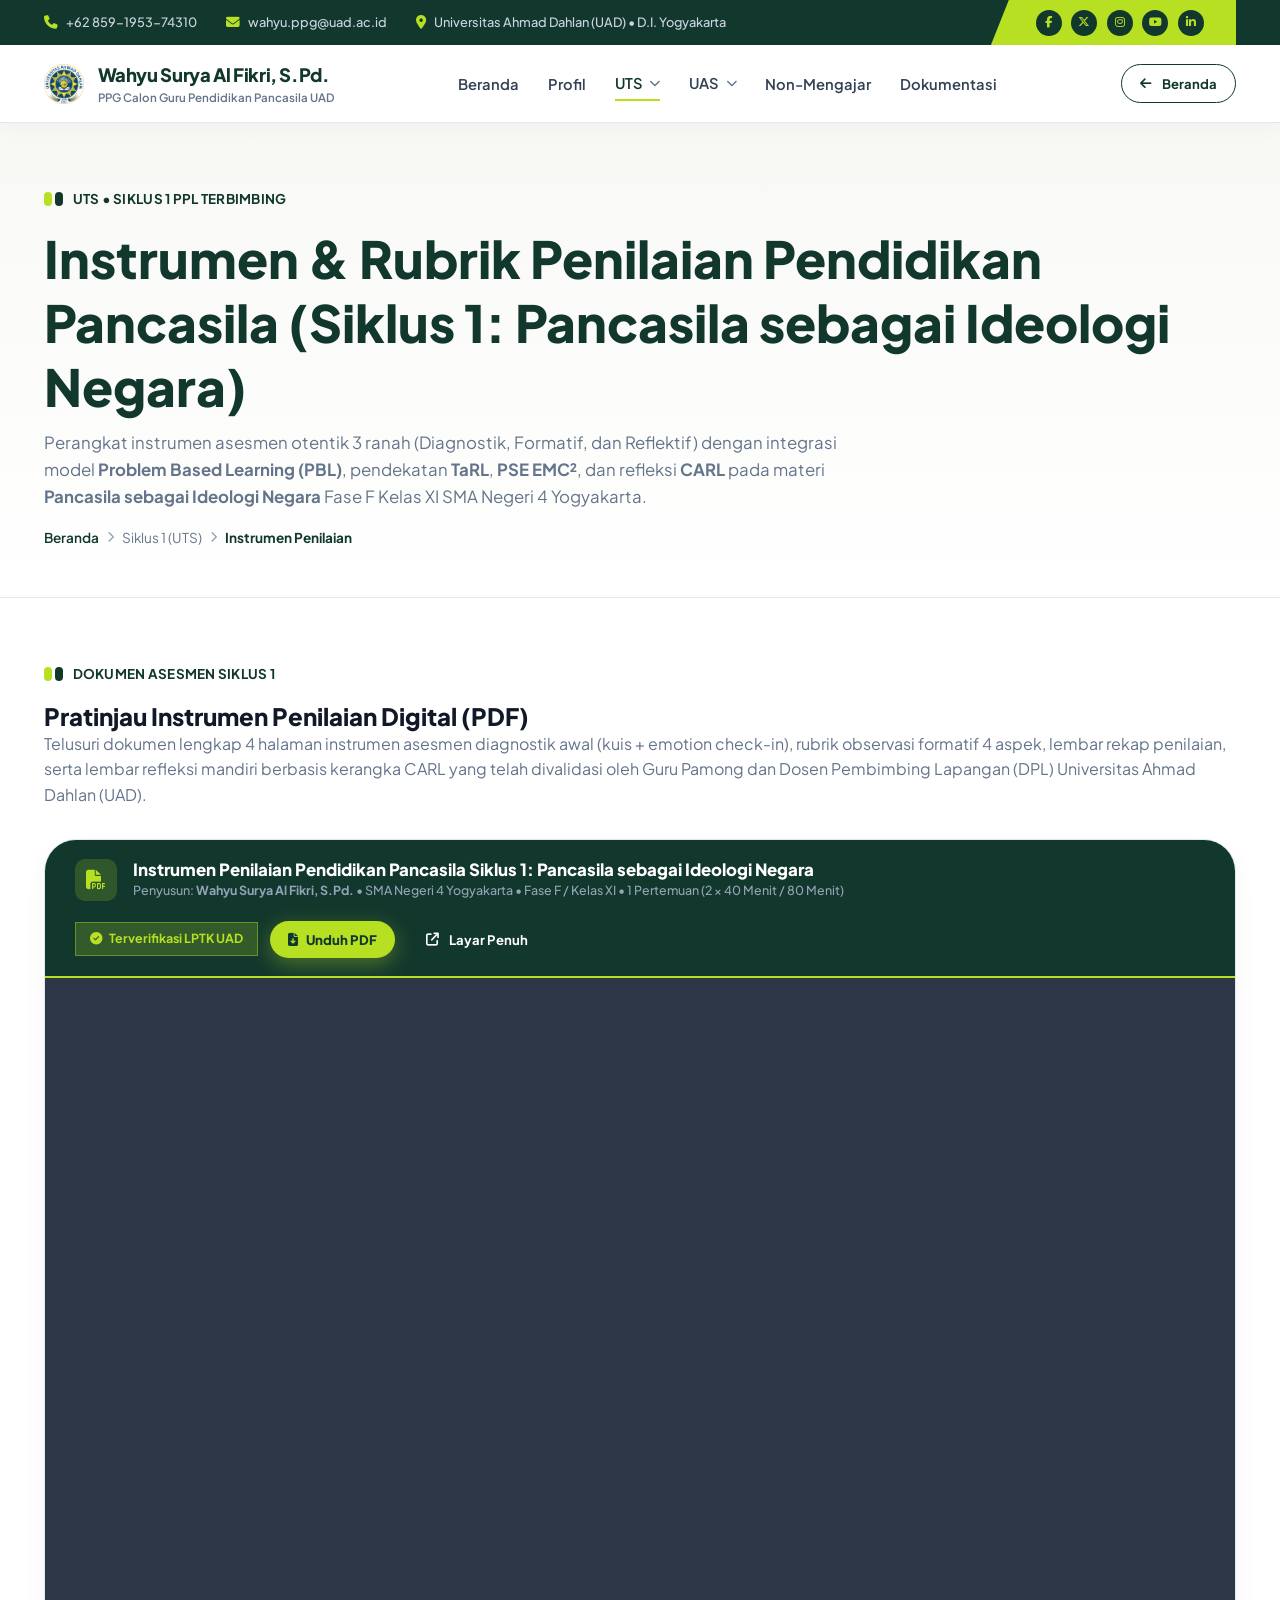
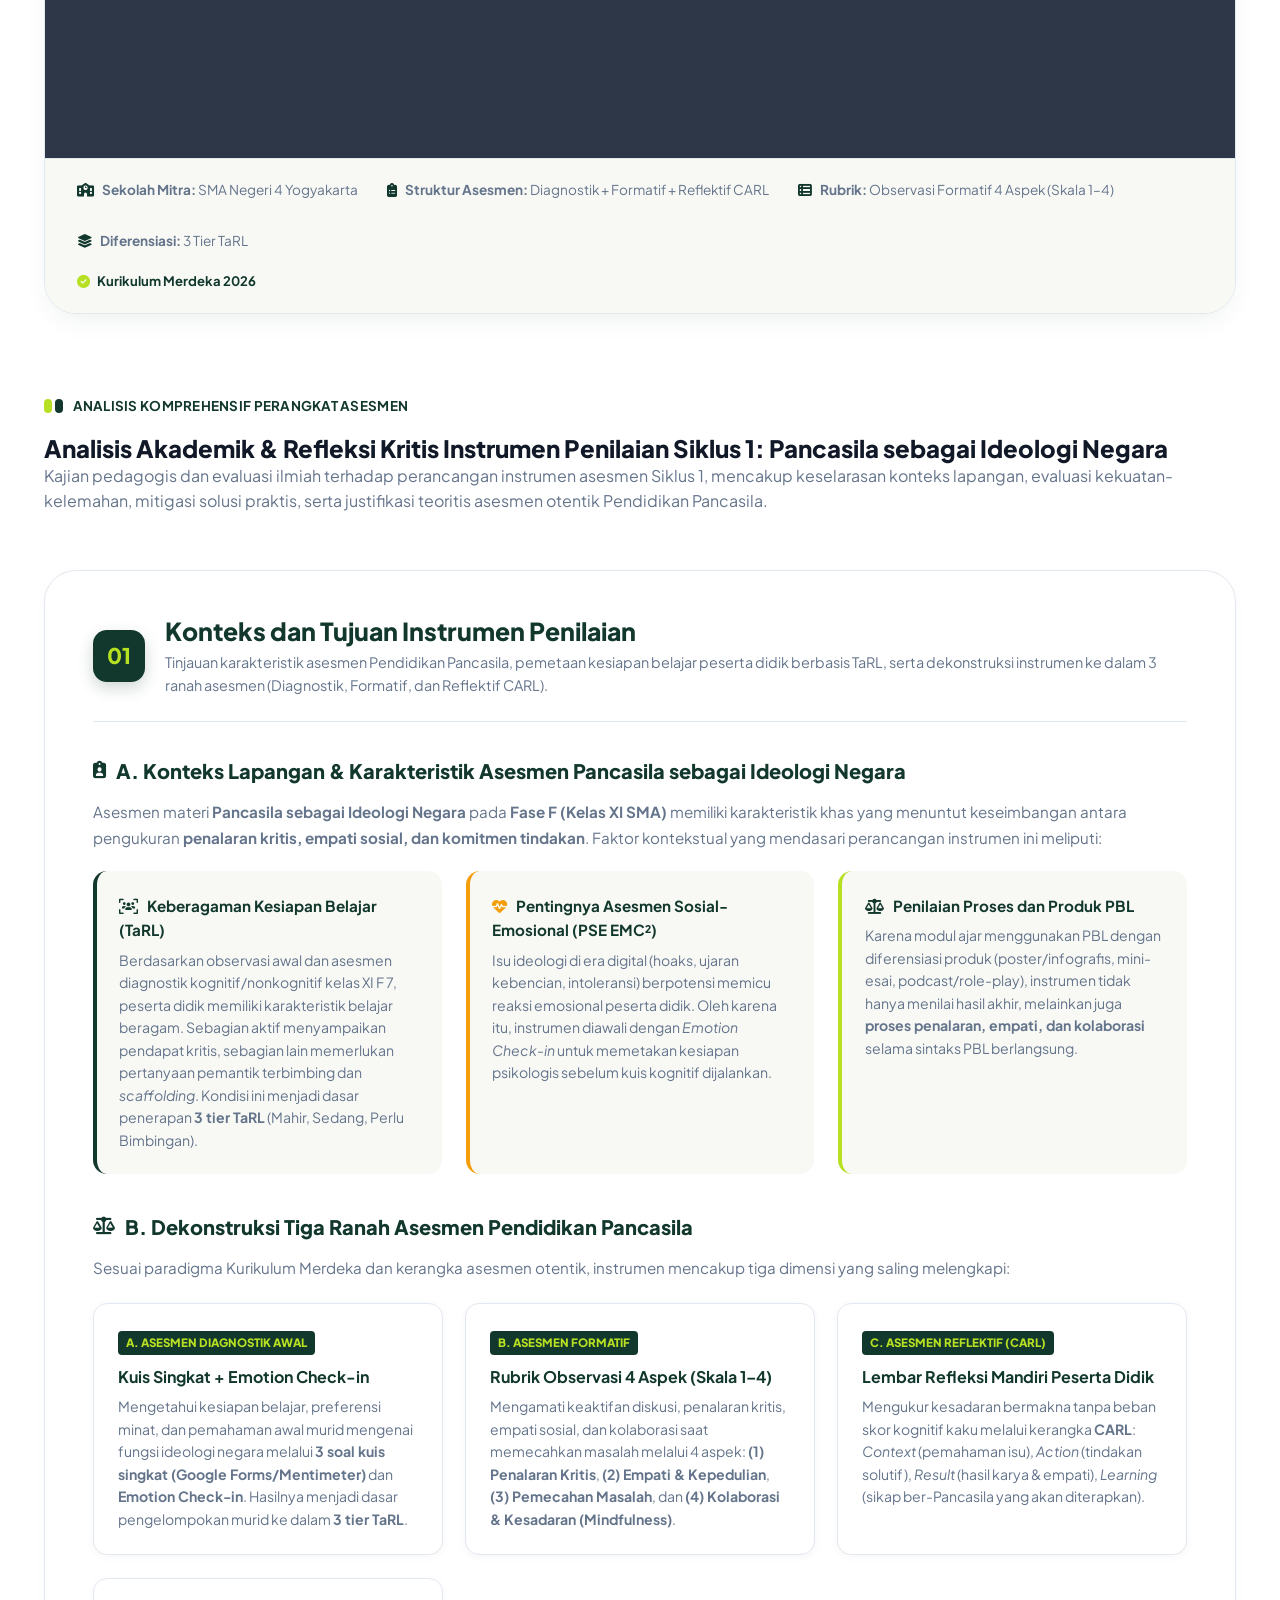
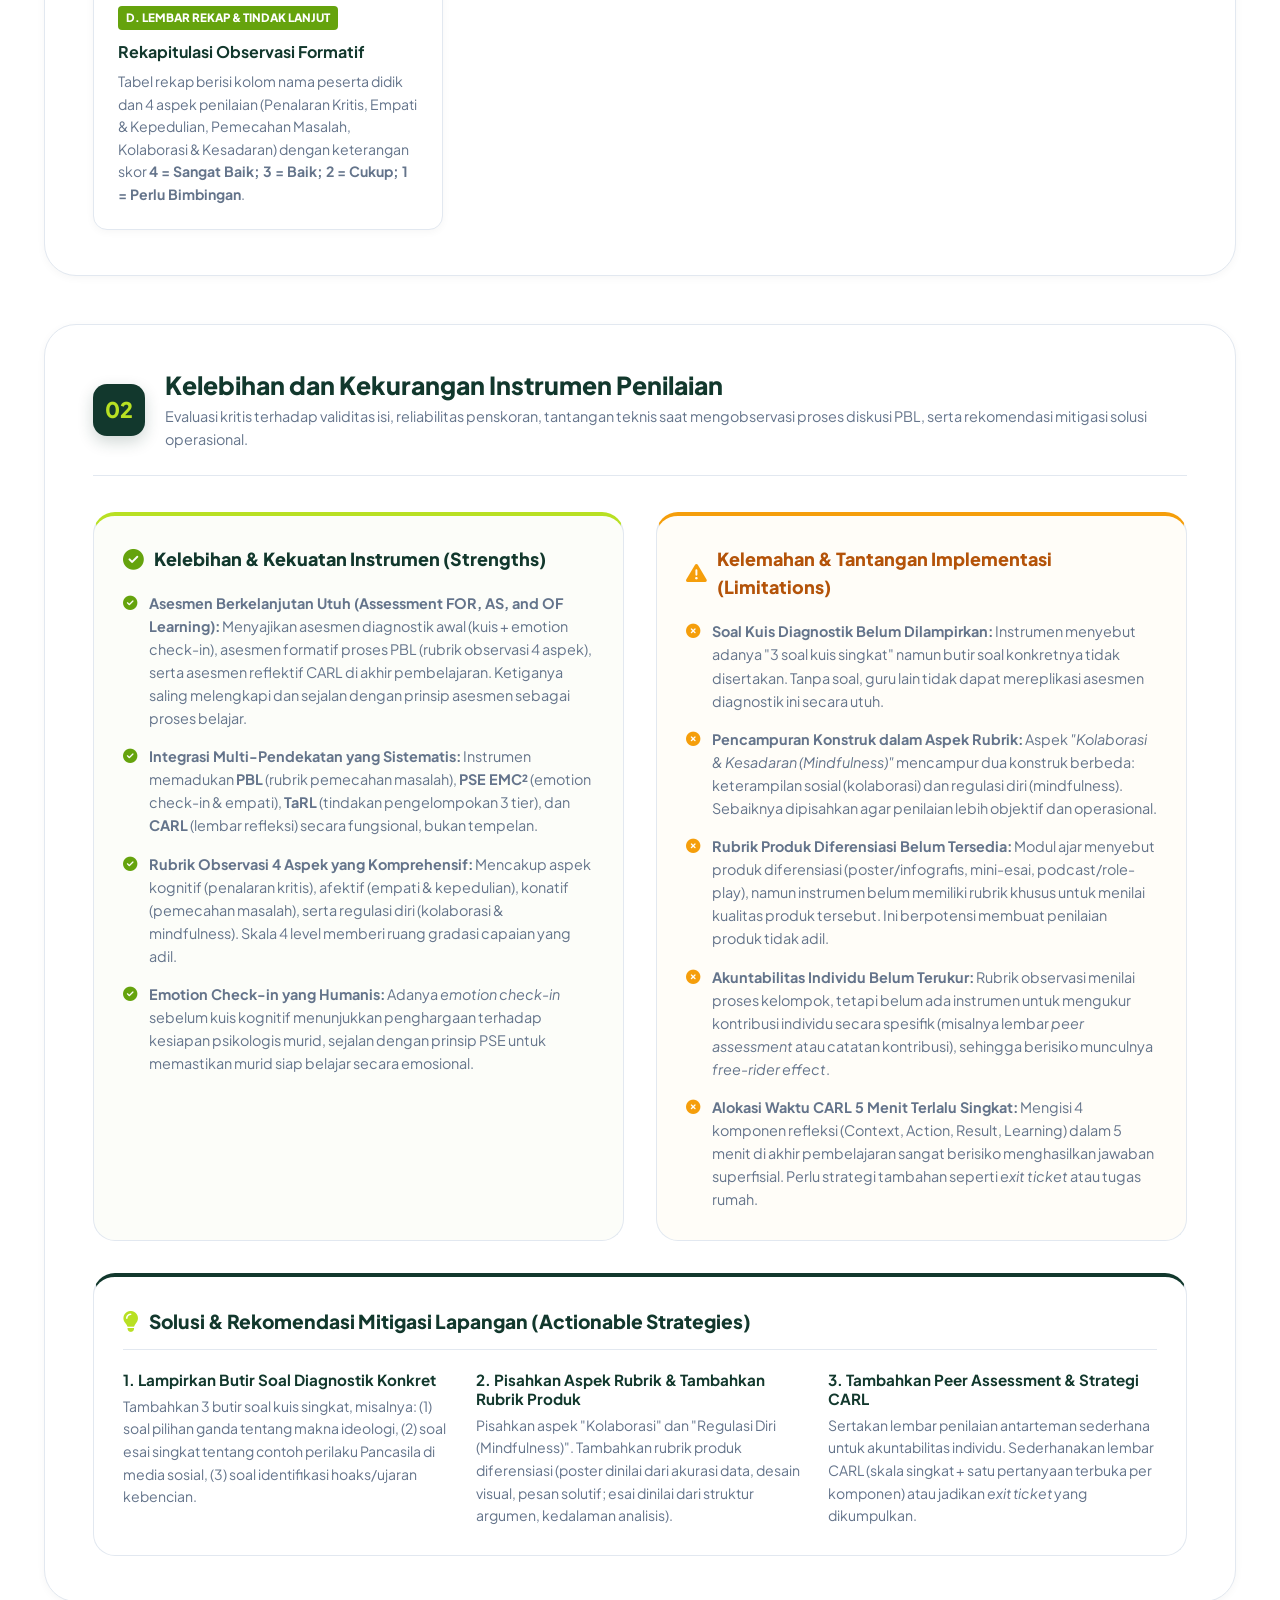
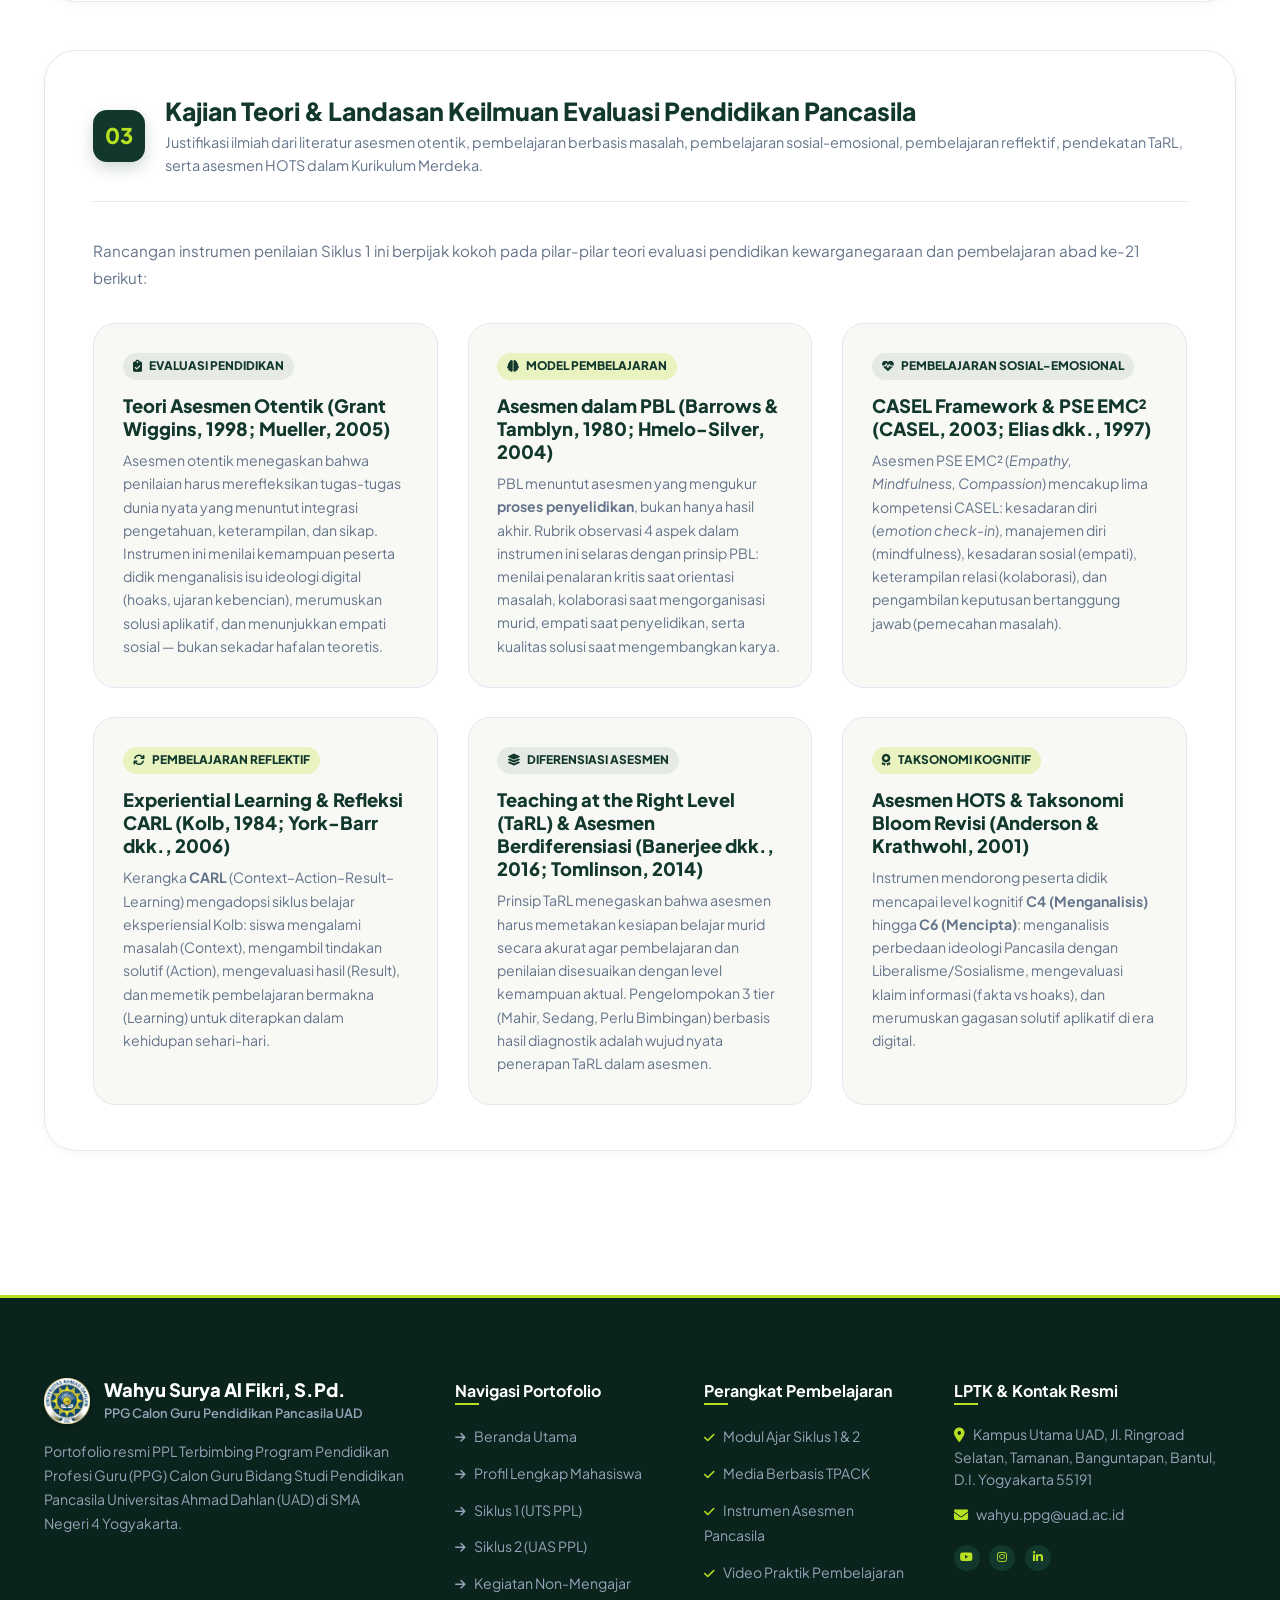
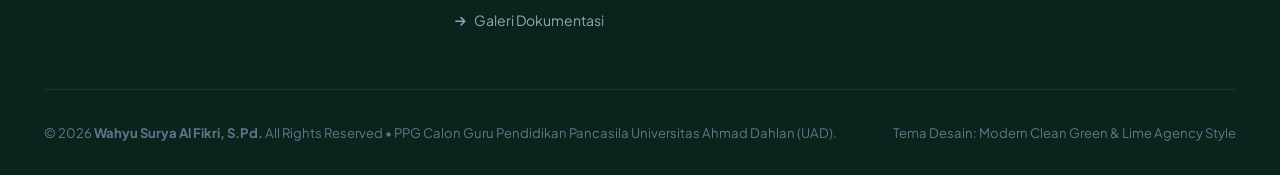
<file: UTS/instrumen.html>
<!doctype html>
<html lang="id">
  <head>
    <meta charset="UTF-8" />
    <meta name="viewport" content="width=device-width, initial-scale=1.0" />
    <title>UTS - Instrumen Penilaian (Siklus 1: Pancasila sebagai Ideologi Negara) | Wahyu Surya Al Fikri, S.Pd. - UAD</title>

    <link rel="icon" type="image/png" href="../logo.png" />
    <link rel="preconnect" href="https://fonts.googleapis.com" />
    <link rel="preconnect" href="https://fonts.gstatic.com" crossorigin />
    <link href="https://fonts.googleapis.com/css2?family=Plus+Jakarta+Sans:wght@300;400;500;600;700;800&display=swap" rel="stylesheet" />
    <link rel="stylesheet" href="https://cdnjs.cloudflare.com/ajax/libs/font-awesome/6.5.1/css/all.min.css" />
    <link rel="stylesheet" href="../css/style.css" />
  </head>
  <body>
    <!-- =================================================================
       1. TOPBAR (Contact Info & Angled Lime Social Strip)
       ================================================================= -->
    <div class="topbar">
      <div class="container topbar-inner">
        <div class="topbar-contact">
          <a href="tel:+62859195374310" class="topbar-item">
            <i class="fa-solid fa-phone"></i>
            <span>+62 859-1953-74310</span>
          </a>
          <a href="mailto:wahyu.ppg@uad.ac.id" class="topbar-item">
            <i class="fa-solid fa-envelope"></i>
            <span>wahyu.ppg@uad.ac.id</span>
          </a>
          <div class="topbar-item">
            <i class="fa-solid fa-location-dot"></i>
            <span>Universitas Ahmad Dahlan (UAD) • D.I. Yogyakarta</span>
          </div>
        </div>

        <div class="topbar-social-wrap">
          <a href="javascript:void(0)" onclick="showToast('Facebook Wahyu Surya Al Fikri')" class="social-circle-btn" aria-label="Facebook"><i class="fa-brands fa-facebook-f"></i></a>
          <a href="javascript:void(0)" onclick="showToast('Twitter / X')" class="social-circle-btn" aria-label="Twitter"><i class="fa-brands fa-x-twitter"></i></a>
          <a href="javascript:void(0)" onclick="showToast('Instagram Wahyu Surya Al Fikri')" class="social-circle-btn" aria-label="Instagram"><i class="fa-brands fa-instagram"></i></a>
          <a href="javascript:void(0)" onclick="showToast('Kanal YouTube Pembelajaran Pendidikan Pancasila')" class="social-circle-btn" aria-label="YouTube"><i class="fa-brands fa-youtube"></i></a>
          <a href="javascript:void(0)" onclick="showToast('LinkedIn Wahyu Surya Al Fikri')" class="social-circle-btn" aria-label="LinkedIn"><i class="fa-brands fa-linkedin-in"></i></a>
        </div>
      </div>
    </div>

    <!-- =================================================================
       2. MAIN NAVBAR
       ================================================================= -->
    <header class="navbar">
      <div class="container navbar-inner">
        <a href="../index.html" class="brand">
          <img src="../logo navbar.png" alt="Logo UAD" class="brand-logo-img" onerror="this.style.display = 'none'" />
          <div>
            <span class="brand-title">Wahyu Surya Al Fikri, S.Pd.</span>
            <span class="brand-subtitle">PPG Calon Guru Pendidikan Pancasila UAD</span>
          </div>
        </a>

        <nav>
          <ul class="nav-links">
            <li><a href="../index.html" class="nav-link">Beranda</a></li>
            <li><a href="../profil.html" class="nav-link">Profil</a></li>

            <!-- UTS Dropdown (Active) -->
            <li class="nav-item-dropdown">
              <a href="javascript:void(0)" class="nav-link dropdown-toggle active" role="button"> UTS <i class="fa-solid fa-chevron-down chevron-icon"></i> </a>
              <ul class="dropdown-menu">
                <li>
                  <a href="rancangan.html" class="dropdown-item"><i class="fa-solid fa-book-bookmark"></i> Rancangan</a>
                </li>
                <li>
                  <a href="materi.html" class="dropdown-item"><i class="fa-solid fa-book-open"></i> Materi</a>
                </li>
                <li>
                  <a href="media.html" class="dropdown-item"><i class="fa-solid fa-photo-film"></i> Media</a>
                </li>
                <li>
                  <a href="instrumen.html" class="dropdown-item active" style="font-weight: 700"><i class="fa-solid fa-clipboard-check"></i> Instrumen</a>
                </li>
                <li>
                  <a href="video.html" class="dropdown-item"><i class="fa-solid fa-circle-play"></i> Video</a>
                </li>
              </ul>
            </li>

            <!-- UAS Dropdown -->
            <li class="nav-item-dropdown">
              <a href="javascript:void(0)" class="nav-link dropdown-toggle" role="button"> UAS <i class="fa-solid fa-chevron-down chevron-icon"></i> </a>
              <ul class="dropdown-menu">
                <li>
                  <a href="../UAS/rancangan.html" class="dropdown-item"><i class="fa-solid fa-book-bookmark"></i> Rancangan</a>
                </li>
                <li>
                  <a href="../UAS/materi.html" class="dropdown-item"><i class="fa-solid fa-book-open"></i> Materi</a>
                </li>
                <li>
                  <a href="../UAS/media.html" class="dropdown-item"><i class="fa-solid fa-photo-film"></i> Media</a>
                </li>
                <li>
                  <a href="../UAS/instrumen.html" class="dropdown-item"><i class="fa-solid fa-clipboard-check"></i> Instrumen</a>
                </li>
                <li>
                  <a href="../UAS/video.html" class="dropdown-item"><i class="fa-solid fa-circle-play"></i> Video</a>
                </li>
              </ul>
            </li>

            <li><a href="../non-mengajar.html" class="nav-link">Non-Mengajar</a></li>
            <li><a href="../dokumentasi.html" class="nav-link">Dokumentasi</a></li>
          </ul>
        </nav>

        <div class="nav-actions">
          <a href="../index.html" class="btn btn-outline-dark btn-sm"> <i class="fa-solid fa-arrow-left"></i> Beranda </a>
          <button class="mobile-toggle" aria-label="Toggle Menu">
            <i class="fa-solid fa-bars"></i>
          </button>
        </div>
      </div>
    </header>

    <!-- =================================================================
       3. SUBPAGE HERO HEADER
       ================================================================= -->
    <section class="subpage-hero-agency">
      <div class="container">
        <div class="badge-pill-group">
          <span class="twin-dot-icon"> <span></span><span></span> </span>
          <span>UTS • SIKLUS 1 PPL TERBIMBING</span>
        </div>

        <h1 style="font-size: clamp(2.2rem, 4vw, 3.2rem); color: var(--color-primary-dark); margin-bottom: 0.8rem">Instrumen & Rubrik Penilaian Pendidikan Pancasila (Siklus 1: Pancasila sebagai Ideologi Negara)</h1>
        <p style="max-width: 820px; font-size: 1.05rem; line-height: 1.6; color: var(--color-text-muted)">
          Perangkat instrumen asesmen otentik 3 ranah (Diagnostik, Formatif, dan Reflektif) dengan integrasi model <strong>Problem Based Learning (PBL)</strong>, pendekatan <strong>TaRL</strong>, <strong>PSE EMC²</strong>, dan refleksi
          <strong>CARL</strong> pada materi <strong>Pancasila sebagai Ideologi Negara</strong> Fase F Kelas XI SMA Negeri 4 Yogyakarta.
        </p>

        <div class="subpage-breadcrumb">
          <a href="../index.html">Beranda</a>
          <i class="fa-solid fa-chevron-right"></i>
          <span>Siklus 1 (UTS)</span>
          <i class="fa-solid fa-chevron-right"></i>
          <span style="color: var(--color-primary-dark); font-weight: 700">Instrumen Penilaian</span>
        </div>
      </div>
    </section>

    <!-- =================================================================
       4. MAIN CONTENT: PDF VIEWER & COMPREHENSIVE ANALYSIS
       ================================================================= -->
    <main style="padding: 4rem 0 6rem; background: #ffffff">
      <div class="container">
        <!-- =============================================================
           A. INTERACTIVE PDF VIEWER SECTION
           ============================================================= -->
        <section style="margin-bottom: 5rem">
          <div class="section-agency-head" style="margin-bottom: 2rem">
            <div class="badge-pill-group">
              <span class="twin-dot-icon"> <span></span><span></span> </span>
              <span>DOKUMEN ASESMEN SIKLUS 1</span>
            </div>
            <h2 class="section-agency-title">Pratinjau Instrumen Penilaian Digital (PDF)</h2>
            <p class="section-agency-subtitle">
              Telusuri dokumen lengkap 4 halaman instrumen asesmen diagnostik awal (kuis + emotion check-in), rubrik observasi formatif 4 aspek, lembar rekap penilaian, serta lembar refleksi mandiri berbasis kerangka CARL yang telah
              divalidasi oleh Guru Pamong dan Dosen Pembimbing Lapangan (DPL) Universitas Ahmad Dahlan (UAD).
            </p>
          </div>

          <!-- PDF Viewer Container Card -->
          <div class="pdf-viewer-card">
            <!-- Toolbar -->
            <div class="pdf-viewer-toolbar">
              <div class="pdf-toolbar-info">
                <div class="pdf-toolbar-icon">
                  <i class="fa-solid fa-file-pdf"></i>
                </div>
                <div>
                  <div class="pdf-toolbar-title">Instrumen Penilaian Pendidikan Pancasila Siklus 1: Pancasila sebagai Ideologi Negara</div>
                  <div class="pdf-toolbar-sub">Penyusun: <strong>Wahyu Surya Al Fikri, S.Pd.</strong> • SMA Negeri 4 Yogyakarta • Fase F / Kelas XI • 1 Pertemuan (2 × 40 Menit / 80 Menit)</div>
                </div>
              </div>

              <div class="pdf-toolbar-actions">
                <span class="tag-pill" style="background: rgba(184, 224, 35, 0.2); color: #b8e023; font-weight: 700; border: 1px solid rgba(184, 224, 35, 0.4); padding: 6px 14px; font-size: 0.78rem">
                  <i class="fa-solid fa-circle-check" style="margin-right: 5px"></i> Terverifikasi LPTK UAD
                </span>
                <a href="../Dokumen/Instrumen Siklus 1.pdf" download="Instrumen_Penilaian_Pancasila_Siklus1_WahyuSuryaAlFikri.pdf" class="btn btn-primary-lime btn-sm"> <i class="fa-solid fa-file-arrow-down"></i> Unduh PDF </a>
                <a href="../Dokumen/Instrumen Siklus 1.pdf" target="_blank" rel="noopener noreferrer" class="btn btn-outline-light btn-sm" style="border-color: rgba(255, 255, 255, 0.4); color: #ffffff">
                  <i class="fa-solid fa-arrow-up-right-from-square"></i> Layar Penuh
                </a>
              </div>
            </div>

            <!-- Embedded Frame -->
            <div class="pdf-frame-wrapper">
              <iframe src="../Dokumen/Instrumen Siklus 1.pdf#toolbar=1&navpanes=0&scrollbar=1" title="Instrumen Penilaian Siklus 1: Pancasila sebagai Ideologi Negara - Wahyu Surya Al Fikri" loading="lazy">
                <p style="padding: 2rem; color: #ffffff; text-align: center">
                  Peramban Anda tidak mendukung tampilan PDF langsung. Silakan
                  <a href="../Dokumen/Instrumen Siklus 1.pdf" target="_blank" style="color: var(--color-accent-lime); font-weight: bold; text-decoration: underline"> Klik di sini untuk mengunduh atau membuka Instrumen Siklus 1 (.PDF) </a>.
                </p>
              </iframe>
            </div>

            <!-- Footer Metadata Bar -->
            <div style="background: #f8f9f5; padding: 1.25rem 2rem; border-top: 1px solid var(--color-border-light); display: flex; align-items: center; justify-content: space-between; flex-wrap: wrap; gap: 1rem">
              <div style="display: flex; align-items: center; gap: 1.8rem; flex-wrap: wrap">
                <div style="font-size: 0.85rem; color: var(--color-text-muted)">
                  <i class="fa-solid fa-school" style="color: var(--color-primary-dark); margin-right: 6px"></i>
                  <strong>Sekolah Mitra:</strong> SMA Negeri 4 Yogyakarta
                </div>
                <div style="font-size: 0.85rem; color: var(--color-text-muted)">
                  <i class="fa-solid fa-clipboard-list" style="color: var(--color-primary-dark); margin-right: 6px"></i>
                  <strong>Struktur Asesmen:</strong> Diagnostik + Formatif + Reflektif CARL
                </div>
                <div style="font-size: 0.85rem; color: var(--color-text-muted)">
                  <i class="fa-solid fa-table-list" style="color: var(--color-primary-dark); margin-right: 6px"></i>
                  <strong>Rubrik:</strong> Observasi Formatif 4 Aspek (Skala 1–4)
                </div>
                <div style="font-size: 0.85rem; color: var(--color-text-muted)">
                  <i class="fa-solid fa-layer-group" style="color: var(--color-primary-dark); margin-right: 6px"></i>
                  <strong>Diferensiasi:</strong> 3 Tier TaRL
                </div>
              </div>
              <div>
                <a href="javascript:void(0)" onclick="showToast('Instrumen Asesmen Terstandar PPG UAD 2026')" style="font-size: 0.82rem; color: var(--color-primary-dark); font-weight: 700; text-decoration: none">
                  <i class="fa-solid fa-circle-check" style="color: var(--color-accent-lime); margin-right: 5px"></i> Kurikulum Merdeka 2026
                </a>
              </div>
            </div>
          </div>
        </section>

        <!-- =============================================================
           B. COMPREHENSIVE ANALYSIS OF THE ASSESSMENT INSTRUMENT
           ============================================================= -->
        <section>
          <div class="section-agency-head" style="margin-bottom: 3.5rem">
            <div class="badge-pill-group">
              <span class="twin-dot-icon"> <span></span><span></span> </span>
              <span>ANALISIS KOMPREHENSIF PERANGKAT ASESMEN</span>
            </div>
            <h2 class="section-agency-title">Analisis Akademik & Refleksi Kritis Instrumen Penilaian Siklus 1: Pancasila sebagai Ideologi Negara</h2>
            <p class="section-agency-subtitle">
              Kajian pedagogis dan evaluasi ilmiah terhadap perancangan instrumen asesmen Siklus 1, mencakup keselarasan konteks lapangan, evaluasi kekuatan-kelemahan, mitigasi solusi praktis, serta justifikasi teoritis asesmen otentik
              Pendidikan Pancasila.
            </p>
          </div>

          <!-- =========================================================
             1. KONTEKS DAN TUJUAN
             ========================================================= -->
          <article class="analysis-module-card">
            <div class="analysis-module-header">
              <div class="analysis-module-num">01</div>
              <div>
                <h3 class="analysis-module-title">Konteks dan Tujuan Instrumen Penilaian</h3>
                <p class="analysis-module-desc">
                  Tinjauan karakteristik asesmen Pendidikan Pancasila, pemetaan kesiapan belajar peserta didik berbasis TaRL, serta dekonstruksi instrumen ke dalam 3 ranah asesmen (Diagnostik, Formatif, dan Reflektif CARL).
                </p>
              </div>
            </div>

            <div class="analysis-content-body">
              <!-- Konteks Evaluasi Lapangan -->
              <div style="margin-bottom: 2.5rem">
                <h4 style="font-size: 1.25rem; font-weight: 800; color: var(--color-primary-dark); margin-bottom: 1rem; display: flex; align-items: center; gap: 0.65rem">
                  <i class="fa-solid fa-clipboard-user" style="color: var(--color-primary-dark); font-size: 1.1rem"></i>
                  A. Konteks Lapangan & Karakteristik Asesmen Pancasila sebagai Ideologi Negara
                </h4>
                <p style="font-size: 0.95rem; color: var(--color-text-muted); line-height: 1.75; margin-bottom: 1.2rem">
                  Asesmen materi <strong>Pancasila sebagai Ideologi Negara</strong> pada <strong>Fase F (Kelas XI SMA)</strong> memiliki karakteristik khas yang menuntut keseimbangan antara pengukuran
                  <strong>penalaran kritis, empati sosial, dan komitmen tindakan</strong>. Faktor kontekstual yang mendasari perancangan instrumen ini meliputi:
                </p>

                <div style="display: grid; grid-template-columns: repeat(auto-fit, minmax(320px, 1fr)); gap: 1.5rem; margin-bottom: 1.5rem">
                  <div style="background: #f8f9f5; border-radius: var(--radius-md); padding: 1.4rem; border-left: 4px solid var(--color-primary-dark)">
                    <strong style="display: block; color: var(--color-primary-dark); font-size: 0.95rem; margin-bottom: 0.4rem">
                      <i class="fa-solid fa-users-viewfinder" style="margin-right: 6px"></i> Keberagaman Kesiapan Belajar (TaRL)
                    </strong>
                    <p style="font-size: 0.88rem; color: var(--color-text-muted); line-height: 1.6; margin: 0">
                      Berdasarkan observasi awal dan asesmen diagnostik kognitif/nonkognitif kelas XI F 7, peserta didik memiliki karakteristik belajar beragam. Sebagian aktif menyampaikan pendapat kritis, sebagian lain memerlukan
                      pertanyaan pemantik terbimbing dan <em>scaffolding</em>. Kondisi ini menjadi dasar penerapan <strong>3 tier TaRL</strong> (Mahir, Sedang, Perlu Bimbingan).
                    </p>
                  </div>

                  <div style="background: #f8f9f5; border-radius: var(--radius-md); padding: 1.4rem; border-left: 4px solid #f59e0b">
                    <strong style="display: block; color: var(--color-primary-dark); font-size: 0.95rem; margin-bottom: 0.4rem">
                      <i class="fa-solid fa-heart-pulse" style="margin-right: 6px; color: #f59e0b"></i> Pentingnya Asesmen Sosial-Emosional (PSE EMC²)
                    </strong>
                    <p style="font-size: 0.88rem; color: var(--color-text-muted); line-height: 1.6; margin: 0">
                      Isu ideologi di era digital (hoaks, ujaran kebencian, intoleransi) berpotensi memicu reaksi emosional peserta didik. Oleh karena itu, instrumen diawali dengan <em>Emotion Check-in</em> untuk memetakan kesiapan
                      psikologis sebelum kuis kognitif dijalankan.
                    </p>
                  </div>

                  <div style="background: #f8f9f5; border-radius: var(--radius-md); padding: 1.4rem; border-left: 4px solid var(--color-accent-lime)">
                    <strong style="display: block; color: var(--color-primary-dark); font-size: 0.95rem; margin-bottom: 0.4rem"> <i class="fa-solid fa-scale-balanced" style="margin-right: 6px"></i> Penilaian Proses dan Produk PBL </strong>
                    <p style="font-size: 0.88rem; color: var(--color-text-muted); line-height: 1.6; margin: 0">
                      Karena modul ajar menggunakan PBL dengan diferensiasi produk (poster/infografis, mini-esai, podcast/role-play), instrumen tidak hanya menilai hasil akhir, melainkan juga
                      <strong>proses penalaran, empati, dan kolaborasi</strong> selama sintaks PBL berlangsung.
                    </p>
                  </div>
                </div>
              </div>

              <!-- Dekonstruksi 3 Ranah Asesmen -->
              <div>
                <h4 style="font-size: 1.25rem; font-weight: 800; color: var(--color-primary-dark); margin-bottom: 1rem; display: flex; align-items: center; gap: 0.65rem">
                  <i class="fa-solid fa-scale-balanced" style="color: var(--color-primary-dark); font-size: 1.1rem"></i>
                  B. Dekonstruksi Tiga Ranah Asesmen Pendidikan Pancasila
                </h4>
                <p style="font-size: 0.95rem; color: var(--color-text-muted); line-height: 1.7; margin-bottom: 1.4rem">
                  Sesuai paradigma Kurikulum Merdeka dan kerangka asesmen otentik, instrumen mencakup tiga dimensi yang saling melengkapi:
                </p>

                <div style="display: grid; grid-template-columns: repeat(auto-fit, minmax(260px, 1fr)); gap: 1.4rem">
                  <!-- Ranah 1: Diagnostik Awal -->
                  <div style="background: #ffffff; border: 1px solid var(--color-border-light); border-radius: var(--radius-md); padding: 1.5rem; box-shadow: var(--shadow-sm)">
                    <div style="display: inline-block; background: var(--color-primary-dark); color: var(--color-accent-lime); font-size: 0.72rem; font-weight: 800; padding: 3px 8px; border-radius: 4px; margin-bottom: 0.75rem">
                      A. ASESMEN DIAGNOSTIK AWAL
                    </div>
                    <h5 style="font-size: 1rem; font-weight: 700; color: var(--color-primary-dark); margin-bottom: 0.5rem">Kuis Singkat + Emotion Check-in</h5>
                    <p style="font-size: 0.88rem; color: var(--color-text-muted); line-height: 1.6; margin: 0">
                      Mengetahui kesiapan belajar, preferensi minat, dan pemahaman awal murid mengenai fungsi ideologi negara melalui <strong>3 soal kuis singkat (Google Forms/Mentimeter)</strong> dan <strong>Emotion Check-in</strong>.
                      Hasilnya menjadi dasar pengelompokan murid ke dalam <strong>3 tier TaRL</strong>.
                    </p>
                  </div>

                  <!-- Ranah 2: Formatif Proses -->
                  <div style="background: #ffffff; border: 1px solid var(--color-border-light); border-radius: var(--radius-md); padding: 1.5rem; box-shadow: var(--shadow-sm)">
                    <div style="display: inline-block; background: var(--color-primary-dark); color: var(--color-accent-lime); font-size: 0.72rem; font-weight: 800; padding: 3px 8px; border-radius: 4px; margin-bottom: 0.75rem">
                      B. ASESMEN FORMATIF
                    </div>
                    <h5 style="font-size: 1rem; font-weight: 700; color: var(--color-primary-dark); margin-bottom: 0.5rem">Rubrik Observasi 4 Aspek (Skala 1–4)</h5>
                    <p style="font-size: 0.88rem; color: var(--color-text-muted); line-height: 1.6; margin: 0">
                      Mengamati keaktifan diskusi, penalaran kritis, empati sosial, dan kolaborasi saat memecahkan masalah melalui 4 aspek: <strong>(1) Penalaran Kritis</strong>, <strong>(2) Empati & Kepedulian</strong>,
                      <strong>(3) Pemecahan Masalah</strong>, dan <strong>(4) Kolaborasi & Kesadaran (Mindfulness)</strong>.
                    </p>
                  </div>

                  <!-- Ranah 3: Reflektif CARL -->
                  <div style="background: #ffffff; border: 1px solid var(--color-border-light); border-radius: var(--radius-md); padding: 1.5rem; box-shadow: var(--shadow-sm)">
                    <div style="display: inline-block; background: var(--color-primary-dark); color: var(--color-accent-lime); font-size: 0.72rem; font-weight: 800; padding: 3px 8px; border-radius: 4px; margin-bottom: 0.75rem">
                      C. ASESMEN REFLEKTIF (CARL)
                    </div>
                    <h5 style="font-size: 1rem; font-weight: 700; color: var(--color-primary-dark); margin-bottom: 0.5rem">Lembar Refleksi Mandiri Peserta Didik</h5>
                    <p style="font-size: 0.88rem; color: var(--color-text-muted); line-height: 1.6; margin: 0">
                      Mengukur kesadaran bermakna tanpa beban skor kognitif kaku melalui kerangka <strong>CARL</strong>: <em>Context</em> (pemahaman isu), <em>Action</em> (tindakan solutif), <em>Result</em> (hasil karya & empati),
                      <em>Learning</em> (sikap ber-Pancasila yang akan diterapkan).
                    </p>
                  </div>

                  <!-- Lembar Rekap -->
                  <div style="background: #ffffff; border: 1px solid var(--color-border-light); border-radius: var(--radius-md); padding: 1.5rem; box-shadow: var(--shadow-sm)">
                    <div style="display: inline-block; background: #65a30d; color: #ffffff; font-size: 0.72rem; font-weight: 800; padding: 3px 8px; border-radius: 4px; margin-bottom: 0.75rem">D. LEMBAR REKAP & TINDAK LANJUT</div>
                    <h5 style="font-size: 1rem; font-weight: 700; color: var(--color-primary-dark); margin-bottom: 0.5rem">Rekapitulasi Observasi Formatif</h5>
                    <p style="font-size: 0.88rem; color: var(--color-text-muted); line-height: 1.6; margin: 0">
                      Tabel rekap berisi kolom nama peserta didik dan 4 aspek penilaian (Penalaran Kritis, Empati & Kepedulian, Pemecahan Masalah, Kolaborasi & Kesadaran) dengan keterangan skor
                      <strong>4 = Sangat Baik; 3 = Baik; 2 = Cukup; 1 = Perlu Bimbingan</strong>.
                    </p>
                  </div>
                </div>
              </div>
            </div>
          </article>

          <!-- =========================================================
             2. KELEBIHAN DAN KEKURANGAN
             ========================================================= -->
          <article class="analysis-module-card">
            <div class="analysis-module-header">
              <div class="analysis-module-num">02</div>
              <div>
                <h3 class="analysis-module-title">Kelebihan dan Kekurangan Instrumen Penilaian</h3>
                <p class="analysis-module-desc">Evaluasi kritis terhadap validitas isi, reliabilitas penskoran, tantangan teknis saat mengobservasi proses diskusi PBL, serta rekomendasi mitigasi solusi operasional.</p>
              </div>
            </div>

            <div class="analysis-content-body">
              <!-- 2-Column Grid: Pro vs Con -->
              <div class="analysis-grid-2col">
                <!-- Kolom Kelebihan -->
                <div class="analysis-box-item pro">
                  <div class="analysis-box-title" style="color: var(--color-primary-dark)">
                    <i class="fa-solid fa-circle-check" style="color: #65a30d; font-size: 1.3rem"></i>
                    Kelebihan & Kekuatan Instrumen (Strengths)
                  </div>
                  <ul class="analysis-list">
                    <li>
                      <i class="fa-solid fa-check-circle" style="color: #65a30d"></i>
                      <div>
                        <strong>Asesmen Berkelanjutan Utuh (Assessment FOR, AS, and OF Learning):</strong>
                        Menyajikan asesmen diagnostik awal (kuis + emotion check-in), asesmen formatif proses PBL (rubrik observasi 4 aspek), serta asesmen reflektif CARL di akhir pembelajaran. Ketiganya saling melengkapi dan sejalan dengan
                        prinsip asesmen sebagai proses belajar.
                      </div>
                    </li>
                    <li>
                      <i class="fa-solid fa-check-circle" style="color: #65a30d"></i>
                      <div>
                        <strong>Integrasi Multi-Pendekatan yang Sistematis:</strong>
                        Instrumen memadukan <strong>PBL</strong> (rubrik pemecahan masalah), <strong>PSE EMC²</strong> (emotion check-in & empati), <strong>TaRL</strong> (tindakan pengelompokan 3 tier), dan <strong>CARL</strong> (lembar
                        refleksi) secara fungsional, bukan tempelan.
                      </div>
                    </li>
                    <li>
                      <i class="fa-solid fa-check-circle" style="color: #65a30d"></i>
                      <div>
                        <strong>Rubrik Observasi 4 Aspek yang Komprehensif:</strong>
                        Mencakup aspek kognitif (penalaran kritis), afektif (empati & kepedulian), konatif (pemecahan masalah), serta regulasi diri (kolaborasi & mindfulness). Skala 4 level memberi ruang gradasi capaian yang adil.
                      </div>
                    </li>
                    <li>
                      <i class="fa-solid fa-check-circle" style="color: #65a30d"></i>
                      <div>
                        <strong>Emotion Check-in yang Humanis:</strong>
                        Adanya <em>emotion check-in</em> sebelum kuis kognitif menunjukkan penghargaan terhadap kesiapan psikologis murid, sejalan dengan prinsip PSE untuk memastikan murid siap belajar secara emosional.
                      </div>
                    </li>
                  </ul>
                </div>

                <!-- Kolom Kekurangan / Tantangan -->
                <div class="analysis-box-item con">
                  <div class="analysis-box-title" style="color: #b45309">
                    <i class="fa-solid fa-triangle-exclamation" style="color: #f59e0b; font-size: 1.3rem"></i>
                    Kelemahan & Tantangan Implementasi (Limitations)
                  </div>
                  <ul class="analysis-list">
                    <li>
                      <i class="fa-solid fa-circle-xmark" style="color: #f59e0b"></i>
                      <div>
                        <strong>Soal Kuis Diagnostik Belum Dilampirkan:</strong>
                        Instrumen menyebut adanya "3 soal kuis singkat" namun butir soal konkretnya tidak disertakan. Tanpa soal, guru lain tidak dapat mereplikasi asesmen diagnostik ini secara utuh.
                      </div>
                    </li>
                    <li>
                      <i class="fa-solid fa-circle-xmark" style="color: #f59e0b"></i>
                      <div>
                        <strong>Pencampuran Konstruk dalam Aspek Rubrik:</strong>
                        Aspek <em>"Kolaborasi & Kesadaran (Mindfulness)"</em> mencampur dua konstruk berbeda: keterampilan sosial (kolaborasi) dan regulasi diri (mindfulness). Sebaiknya dipisahkan agar penilaian lebih objektif dan
                        operasional.
                      </div>
                    </li>
                    <li>
                      <i class="fa-solid fa-circle-xmark" style="color: #f59e0b"></i>
                      <div>
                        <strong>Rubrik Produk Diferensiasi Belum Tersedia:</strong>
                        Modul ajar menyebut produk diferensiasi (poster/infografis, mini-esai, podcast/role-play), namun instrumen belum memiliki rubrik khusus untuk menilai kualitas produk tersebut. Ini berpotensi membuat penilaian produk
                        tidak adil.
                      </div>
                    </li>
                    <li>
                      <i class="fa-solid fa-circle-xmark" style="color: #f59e0b"></i>
                      <div>
                        <strong>Akuntabilitas Individu Belum Terukur:</strong>
                        Rubrik observasi menilai proses kelompok, tetapi belum ada instrumen untuk mengukur kontribusi individu secara spesifik (misalnya lembar <em>peer assessment</em> atau catatan kontribusi), sehingga berisiko munculnya
                        <em>free-rider effect</em>.
                      </div>
                    </li>
                    <li>
                      <i class="fa-solid fa-circle-xmark" style="color: #f59e0b"></i>
                      <div>
                        <strong>Alokasi Waktu CARL 5 Menit Terlalu Singkat:</strong>
                        Mengisi 4 komponen refleksi (Context, Action, Result, Learning) dalam 5 menit di akhir pembelajaran sangat berisiko menghasilkan jawaban superfisial. Perlu strategi tambahan seperti <em>exit ticket</em> atau tugas
                        rumah.
                      </div>
                    </li>
                  </ul>
                </div>
              </div>

              <!-- Solusi dan Mitigasi Lapangan -->
              <div class="analysis-box-item solution">
                <div class="analysis-box-title" style="color: var(--color-primary-dark); font-size: 1.2rem; border-bottom: 1px solid var(--color-border-light); padding-bottom: 0.75rem; margin-bottom: 1.25rem">
                  <i class="fa-solid fa-lightbulb" style="color: var(--color-accent-lime); font-size: 1.3rem"></i>
                  Solusi & Rekomendasi Mitigasi Lapangan (Actionable Strategies)
                </div>
                <div style="display: grid; grid-template-columns: repeat(auto-fit, minmax(280px, 1fr)); gap: 1.5rem">
                  <div>
                    <h5 style="color: var(--color-primary-dark); font-size: 0.95rem; font-weight: 700; margin-bottom: 0.4rem">1. Lampirkan Butir Soal Diagnostik Konkret</h5>
                    <p style="font-size: 0.88rem; color: var(--color-text-muted); line-height: 1.6; margin: 0">
                      Tambahkan 3 butir soal kuis singkat, misalnya: (1) soal pilihan ganda tentang makna ideologi, (2) soal esai singkat tentang contoh perilaku Pancasila di media sosial, (3) soal identifikasi hoaks/ujaran kebencian.
                    </p>
                  </div>
                  <div>
                    <h5 style="color: var(--color-primary-dark); font-size: 0.95rem; font-weight: 700; margin-bottom: 0.4rem">2. Pisahkan Aspek Rubrik & Tambahkan Rubrik Produk</h5>
                    <p style="font-size: 0.88rem; color: var(--color-text-muted); line-height: 1.6; margin: 0">
                      Pisahkan aspek "Kolaborasi" dan "Regulasi Diri (Mindfulness)". Tambahkan rubrik produk diferensiasi (poster dinilai dari akurasi data, desain visual, pesan solutif; esai dinilai dari struktur argumen, kedalaman
                      analisis).
                    </p>
                  </div>
                  <div>
                    <h5 style="color: var(--color-primary-dark); font-size: 0.95rem; font-weight: 700; margin-bottom: 0.4rem">3. Tambahkan Peer Assessment & Strategi CARL</h5>
                    <p style="font-size: 0.88rem; color: var(--color-text-muted); line-height: 1.6; margin: 0">
                      Sertakan lembar penilaian antarteman sederhana untuk akuntabilitas individu. Sederhanakan lembar CARL (skala singkat + satu pertanyaan terbuka per komponen) atau jadikan <em>exit ticket</em> yang dikumpulkan.
                    </p>
                  </div>
                </div>
              </div>
            </div>
          </article>

          <!-- =========================================================
             3. KAJIAN TEORI
             ========================================================= -->
          <article class="analysis-module-card">
            <div class="analysis-module-header">
              <div class="analysis-module-num">03</div>
              <div>
                <h3 class="analysis-module-title">Kajian Teori & Landasan Keilmuan Evaluasi Pendidikan Pancasila</h3>
                <p class="analysis-module-desc">
                  Justifikasi ilmiah dari literatur asesmen otentik, pembelajaran berbasis masalah, pembelajaran sosial-emosional, pembelajaran reflektif, pendekatan TaRL, serta asesmen HOTS dalam Kurikulum Merdeka.
                </p>
              </div>
            </div>

            <div class="analysis-content-body">
              <p style="font-size: 0.95rem; color: var(--color-text-muted); line-height: 1.75; margin-bottom: 2rem">
                Rancangan instrumen penilaian Siklus 1 ini berpijak kokoh pada pilar-pilar teori evaluasi pendidikan kewarganegaraan dan pembelajaran abad ke-21 berikut:
              </p>

              <div class="theory-grid">
                <!-- Teori 1: Authentic Assessment -->
                <div class="theory-card">
                  <span class="theory-badge"> <i class="fa-solid fa-clipboard-check" style="margin-right: 5px"></i> Evaluasi Pendidikan </span>
                  <h4 class="theory-title">Teori Asesmen Otentik (Grant Wiggins, 1998; Mueller, 2005)</h4>
                  <p class="theory-desc">
                    Asesmen otentik menegaskan bahwa penilaian harus merefleksikan tugas-tugas dunia nyata yang menuntut integrasi pengetahuan, keterampilan, dan sikap. Instrumen ini menilai kemampuan peserta didik menganalisis isu ideologi
                    digital (hoaks, ujaran kebencian), merumuskan solusi aplikatif, dan menunjukkan empati sosial — bukan sekadar hafalan teoretis.
                  </p>
                </div>

                <!-- Teori 2: PBL Assessment -->
                <div class="theory-card">
                  <span class="theory-badge" style="background: rgba(184, 224, 35, 0.25)"> <i class="fa-solid fa-brain" style="margin-right: 5px"></i> Model Pembelajaran </span>
                  <h4 class="theory-title">Asesmen dalam PBL (Barrows & Tamblyn, 1980; Hmelo-Silver, 2004)</h4>
                  <p class="theory-desc">
                    PBL menuntut asesmen yang mengukur <strong>proses penyelidikan</strong>, bukan hanya hasil akhir. Rubrik observasi 4 aspek dalam instrumen ini selaras dengan prinsip PBL: menilai penalaran kritis saat orientasi masalah,
                    kolaborasi saat mengorganisasi murid, empati saat penyelidikan, serta kualitas solusi saat mengembangkan karya.
                  </p>
                </div>

                <!-- Teori 3: CASEL PSE -->
                <div class="theory-card">
                  <span class="theory-badge"> <i class="fa-solid fa-heart-pulse" style="margin-right: 5px"></i> Pembelajaran Sosial-Emosional </span>
                  <h4 class="theory-title">CASEL Framework & PSE EMC² (CASEL, 2003; Elias dkk., 1997)</h4>
                  <p class="theory-desc">
                    Asesmen PSE EMC² (<em>Empathy, Mindfulness, Compassion</em>) mencakup lima kompetensi CASEL: kesadaran diri (<em>emotion check-in</em>), manajemen diri (mindfulness), kesadaran sosial (empati), keterampilan relasi
                    (kolaborasi), dan pengambilan keputusan bertanggung jawab (pemecahan masalah).
                  </p>
                </div>

                <!-- Teori 4: CARL Reflection -->
                <div class="theory-card">
                  <span class="theory-badge" style="background: rgba(184, 224, 35, 0.25)"> <i class="fa-solid fa-arrows-rotate" style="margin-right: 5px"></i> Pembelajaran Reflektif </span>
                  <h4 class="theory-title">Experiential Learning & Refleksi CARL (Kolb, 1984; York-Barr dkk., 2006)</h4>
                  <p class="theory-desc">
                    Kerangka <strong>CARL</strong> (Context–Action–Result–Learning) mengadopsi siklus belajar eksperiensial Kolb: siswa mengalami masalah (Context), mengambil tindakan solutif (Action), mengevaluasi hasil (Result), dan
                    memetik pembelajaran bermakna (Learning) untuk diterapkan dalam kehidupan sehari-hari.
                  </p>
                </div>

                <!-- Teori 5: TaRL -->
                <div class="theory-card">
                  <span class="theory-badge"> <i class="fa-solid fa-layer-group" style="margin-right: 5px"></i> Diferensiasi Asesmen </span>
                  <h4 class="theory-title">Teaching at the Right Level (TaRL) & Asesmen Berdiferensiasi (Banerjee dkk., 2016; Tomlinson, 2014)</h4>
                  <p class="theory-desc">
                    Prinsip TaRL menegaskan bahwa asesmen harus memetakan kesiapan belajar murid secara akurat agar pembelajaran dan penilaian disesuaikan dengan level kemampuan aktual. Pengelompokan 3 tier (Mahir, Sedang, Perlu Bimbingan)
                    berbasis hasil diagnostik adalah wujud nyata penerapan TaRL dalam asesmen.
                  </p>
                </div>

                <!-- Teori 6: HOTS Assessment -->
                <div class="theory-card">
                  <span class="theory-badge" style="background: rgba(184, 224, 35, 0.25)"> <i class="fa-solid fa-award" style="margin-right: 5px"></i> Taksonomi Kognitif </span>
                  <h4 class="theory-title">Asesmen HOTS & Taksonomi Bloom Revisi (Anderson & Krathwohl, 2001)</h4>
                  <p class="theory-desc">
                    Instrumen mendorong peserta didik mencapai level kognitif <strong>C4 (Menganalisis)</strong> hingga <strong>C6 (Mencipta)</strong>: menganalisis perbedaan ideologi Pancasila dengan Liberalisme/Sosialisme, mengevaluasi
                    klaim informasi (fakta vs hoaks), dan merumuskan gagasan solutif aplikatif di era digital.
                  </p>
                </div>
              </div>
            </div>
          </article>
        </section>
      </div>
    </main>

    <!-- =================================================================
       5. AGENCY FOOTER
       ================================================================= -->
    <footer class="footer-agency">
      <div class="container">
        <div class="footer-agency-grid">
          <!-- Brand Info -->
          <div class="footer-agency-col">
            <div class="footer-agency-brand" style="display: flex; align-items: center; gap: 0.85rem; margin-bottom: 1rem">
              <img
                src="../logo navbar.png"
                alt="Logo UAD"
                class="footer-agency-logo-img"
                style="width: 46px; height: 46px; object-fit: contain; background: transparent; padding: 0; border: none; box-shadow: none; flex-shrink: 0"
                onerror="this.style.display = 'none'"
              />
              <div class="footer-agency-brand-text">
                <span class="title" style="display: block; font-size: 1.15rem; font-weight: 800; color: #ffffff">Wahyu Surya Al Fikri, S.Pd.</span>
                <span class="sub" style="display: block; font-size: 0.8rem; color: #94a3b8; font-weight: 600">PPG Calon Guru Pendidikan Pancasila UAD</span>
              </div>
            </div>
            <p class="footer-agency-bio" style="color: #94a3b8; font-size: 0.88rem; line-height: 1.7">
              Portofolio resmi PPL Terbimbing Program Pendidikan Profesi Guru (PPG) Calon Guru Bidang Studi Pendidikan Pancasila Universitas Ahmad Dahlan (UAD) di SMA Negeri 4 Yogyakarta.
            </p>
          </div>

          <!-- Quick Links -->
          <div class="footer-agency-col">
            <h4 class="footer-agency-col-title">Navigasi Portofolio</h4>
            <ul class="footer-agency-links">
              <li>
                <a href="../index.html"><i class="fa-solid fa-arrow-right" style="font-size: 0.75rem; margin-right: 6px"></i> Beranda Utama</a>
              </li>
              <li>
                <a href="../profil.html"><i class="fa-solid fa-arrow-right" style="font-size: 0.75rem; margin-right: 6px"></i> Profil Lengkap Mahasiswa</a>
              </li>
              <li>
                <a href="rancangan.html"><i class="fa-solid fa-arrow-right" style="font-size: 0.75rem; margin-right: 6px"></i> Siklus 1 (UTS PPL)</a>
              </li>
              <li>
                <a href="../UAS/rancangan.html"><i class="fa-solid fa-arrow-right" style="font-size: 0.75rem; margin-right: 6px"></i> Siklus 2 (UAS PPL)</a>
              </li>
              <li>
                <a href="../non-mengajar.html"><i class="fa-solid fa-arrow-right" style="font-size: 0.75rem; margin-right: 6px"></i> Kegiatan Non-Mengajar</a>
              </li>
              <li>
                <a href="../dokumentasi.html"><i class="fa-solid fa-arrow-right" style="font-size: 0.75rem; margin-right: 6px"></i> Galeri Dokumentasi</a>
              </li>
            </ul>
          </div>

          <!-- Perangkat PPL -->
          <div class="footer-agency-col">
            <h4 class="footer-agency-col-title">Perangkat Pembelajaran</h4>
            <ul class="footer-agency-links">
              <li>
                <a href="rancangan.html"><i class="fa-solid fa-check" style="color: var(--color-accent-lime); font-size: 0.75rem; margin-right: 6px"></i> Modul Ajar Siklus 1 & 2</a>
              </li>
              <li>
                <a href="media.html"><i class="fa-solid fa-check" style="color: var(--color-accent-lime); font-size: 0.75rem; margin-right: 6px"></i> Media Berbasis TPACK</a>
              </li>
              <li>
                <a href="instrumen.html"><i class="fa-solid fa-check" style="color: var(--color-accent-lime); font-size: 0.75rem; margin-right: 6px"></i> Instrumen Asesmen Pancasila</a>
              </li>
              <li>
                <a href="video.html"><i class="fa-solid fa-check" style="color: var(--color-accent-lime); font-size: 0.75rem; margin-right: 6px"></i> Video Praktik Pembelajaran</a>
              </li>
            </ul>
          </div>

          <!-- Kontak & Alamat -->
          <div class="footer-agency-col">
            <h4 class="footer-agency-col-title">LPTK & Kontak Resmi</h4>
            <p style="font-size: 0.88rem; color: #94a3b8; margin-bottom: 0.75rem">
              <i class="fa-solid fa-location-dot" style="color: var(--color-accent-lime); margin-right: 6px"></i> Kampus Utama UAD, Jl. Ringroad Selatan, Tamanan, Banguntapan, Bantul, D.I. Yogyakarta 55191
            </p>
            <p style="font-size: 0.88rem; color: #94a3b8; margin-bottom: 1.25rem"><i class="fa-solid fa-envelope" style="color: var(--color-accent-lime); margin-right: 6px"></i> wahyu.ppg@uad.ac.id</p>
            <div style="display: flex; gap: 0.6rem">
              <a href="javascript:void(0)" onclick="showToast('YouTube')" class="social-circle-btn"><i class="fa-brands fa-youtube"></i></a>
              <a href="javascript:void(0)" onclick="showToast('Instagram')" class="social-circle-btn"><i class="fa-brands fa-instagram"></i></a>
              <a href="javascript:void(0)" onclick="showToast('LinkedIn')" class="social-circle-btn"><i class="fa-brands fa-linkedin-in"></i></a>
            </div>
          </div>
        </div>

        <div class="footer-bottom-strip">
          <div>&copy; 2026 <strong>Wahyu Surya Al Fikri, S.Pd.</strong> All Rights Reserved • PPG Calon Guru Pendidikan Pancasila Universitas Ahmad Dahlan (UAD).</div>
          <div>Tema Desain: Modern Clean Green & Lime Agency Style</div>
        </div>
      </div>
    </footer>

    <script src="../js/main.js"></script>
  </body>
</html>
</file>
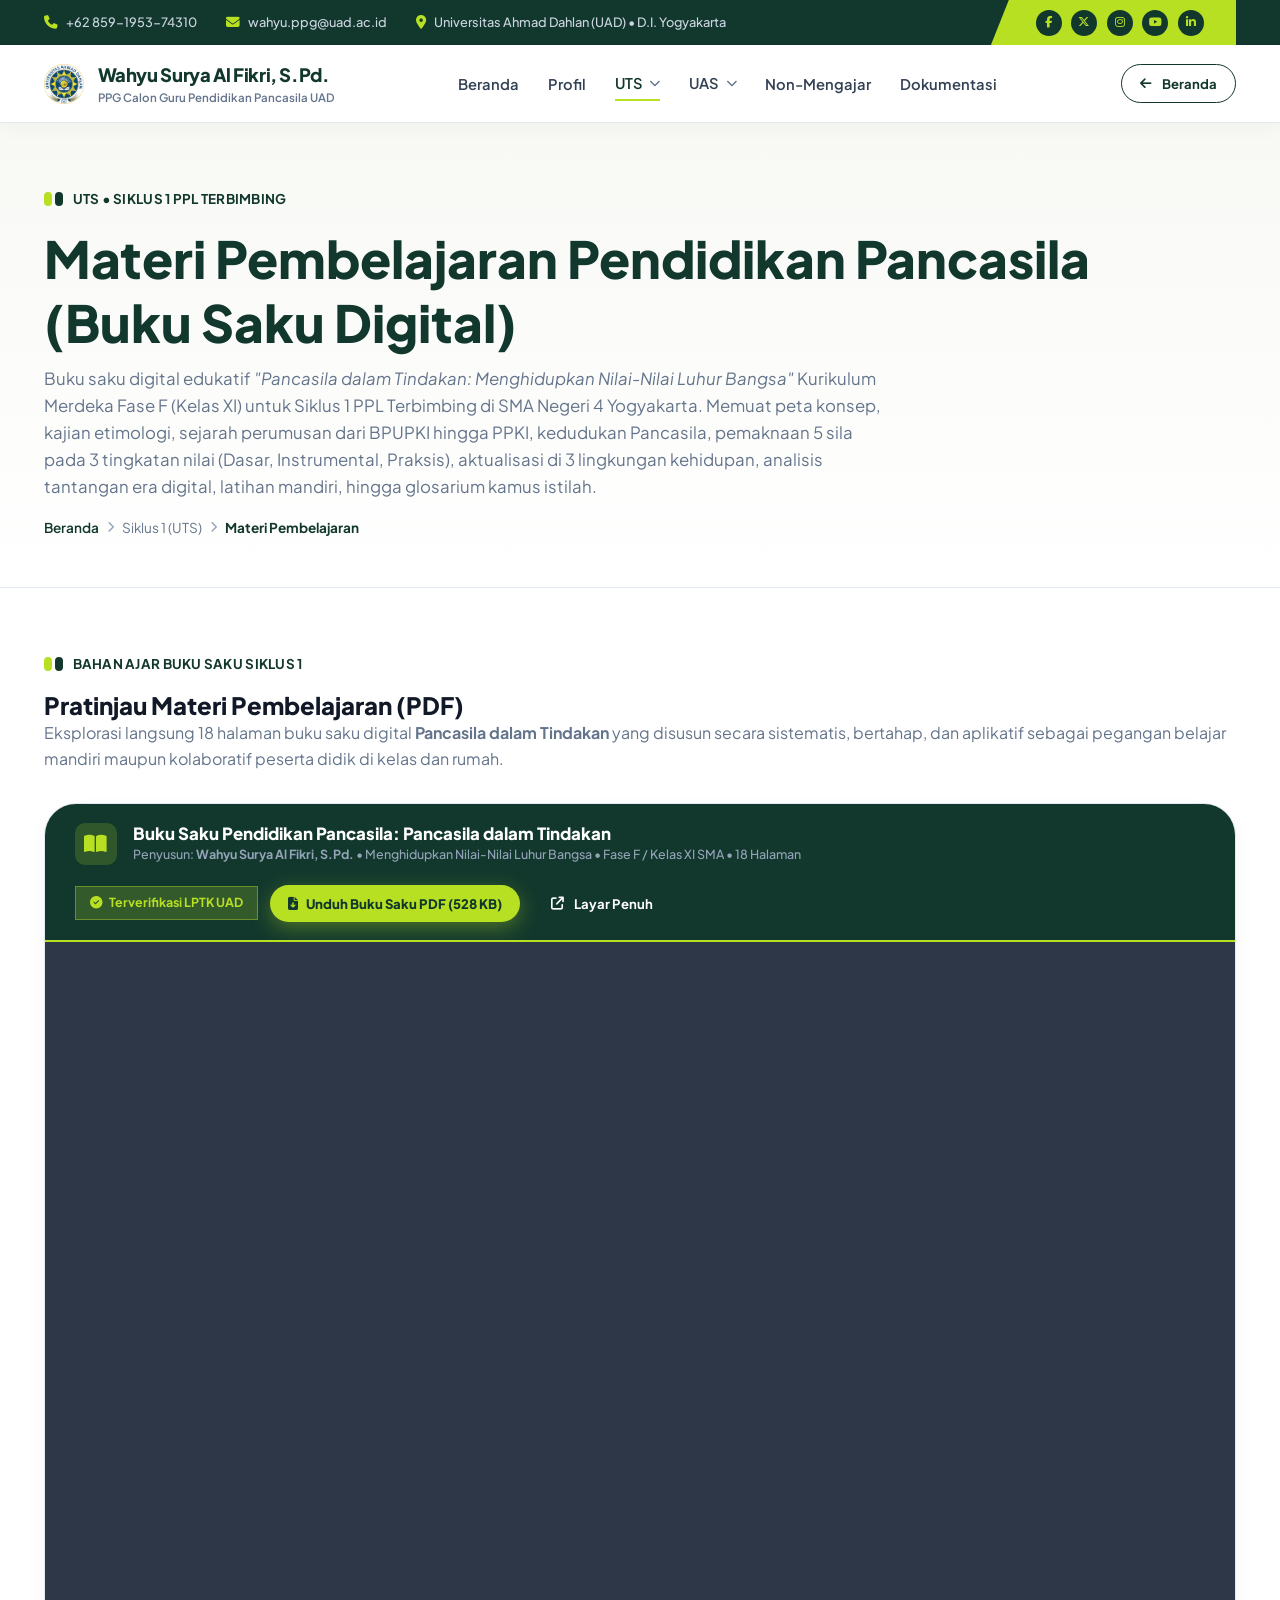
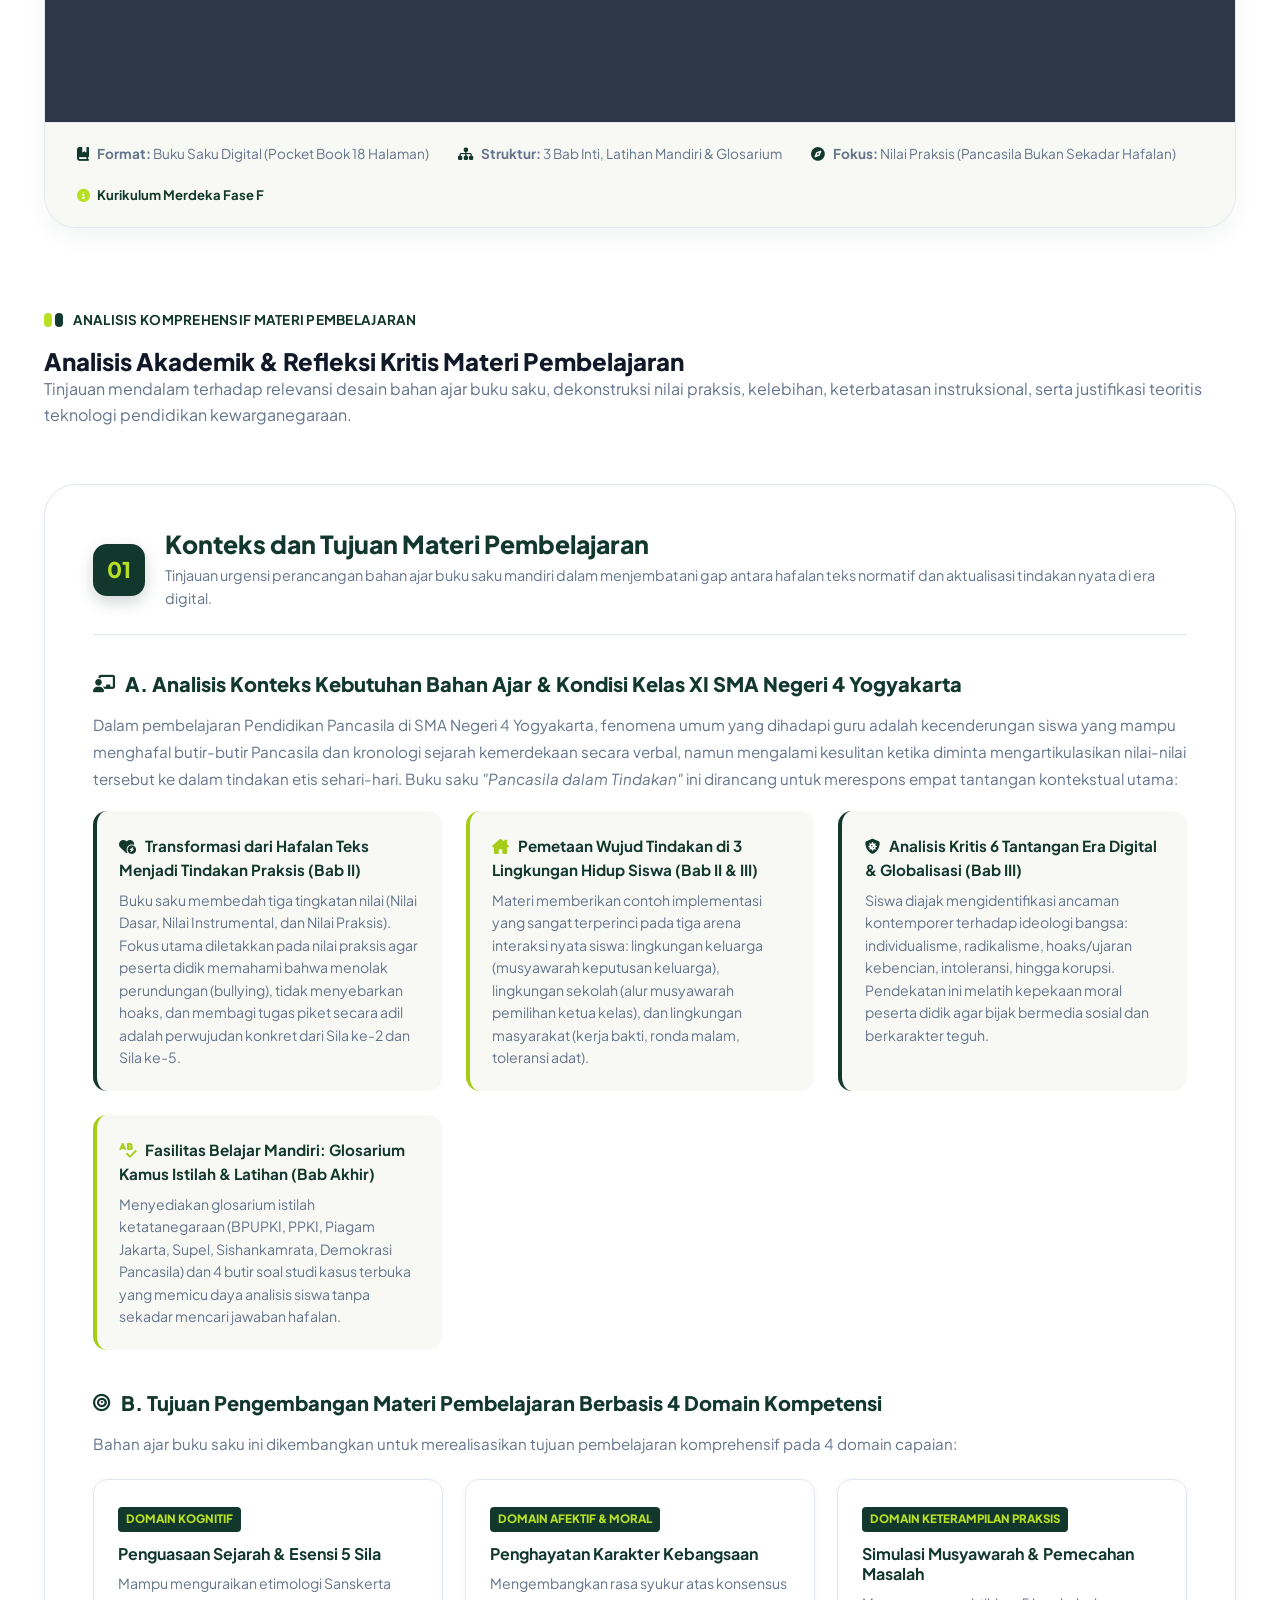
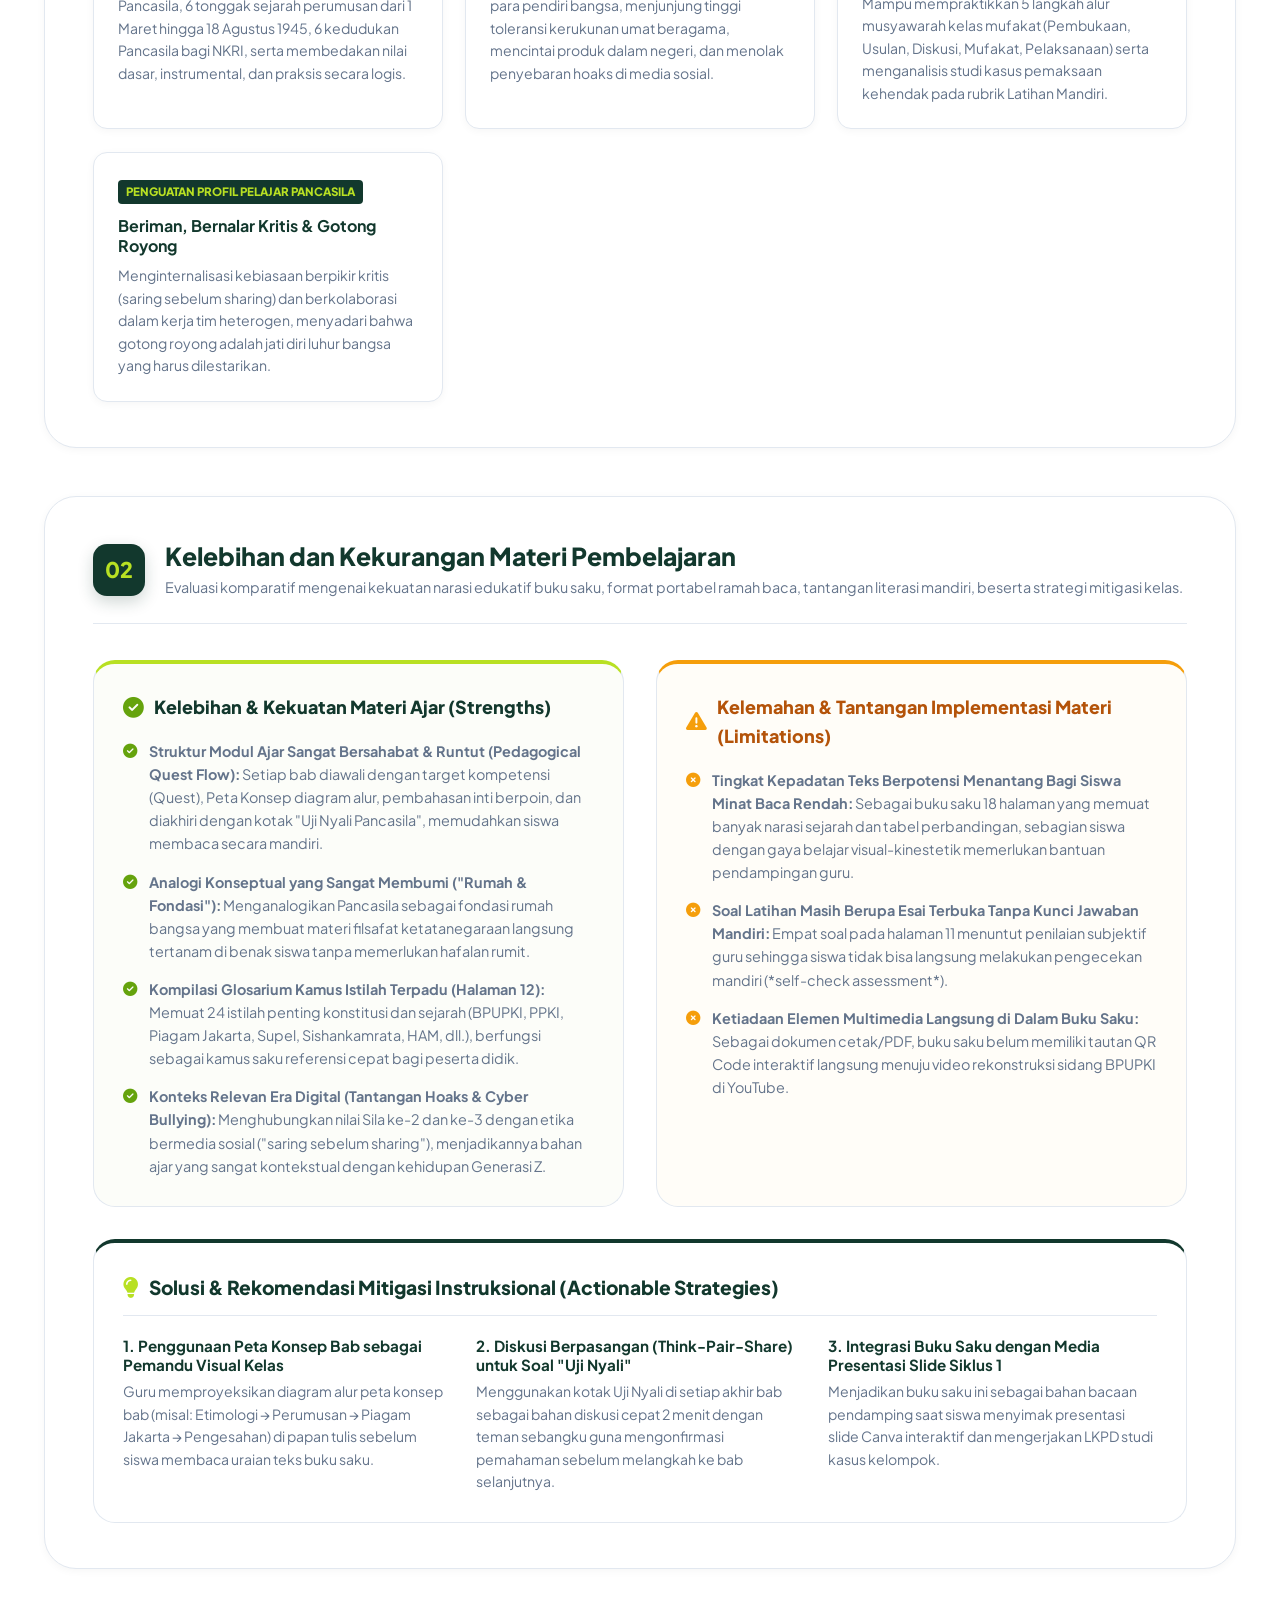
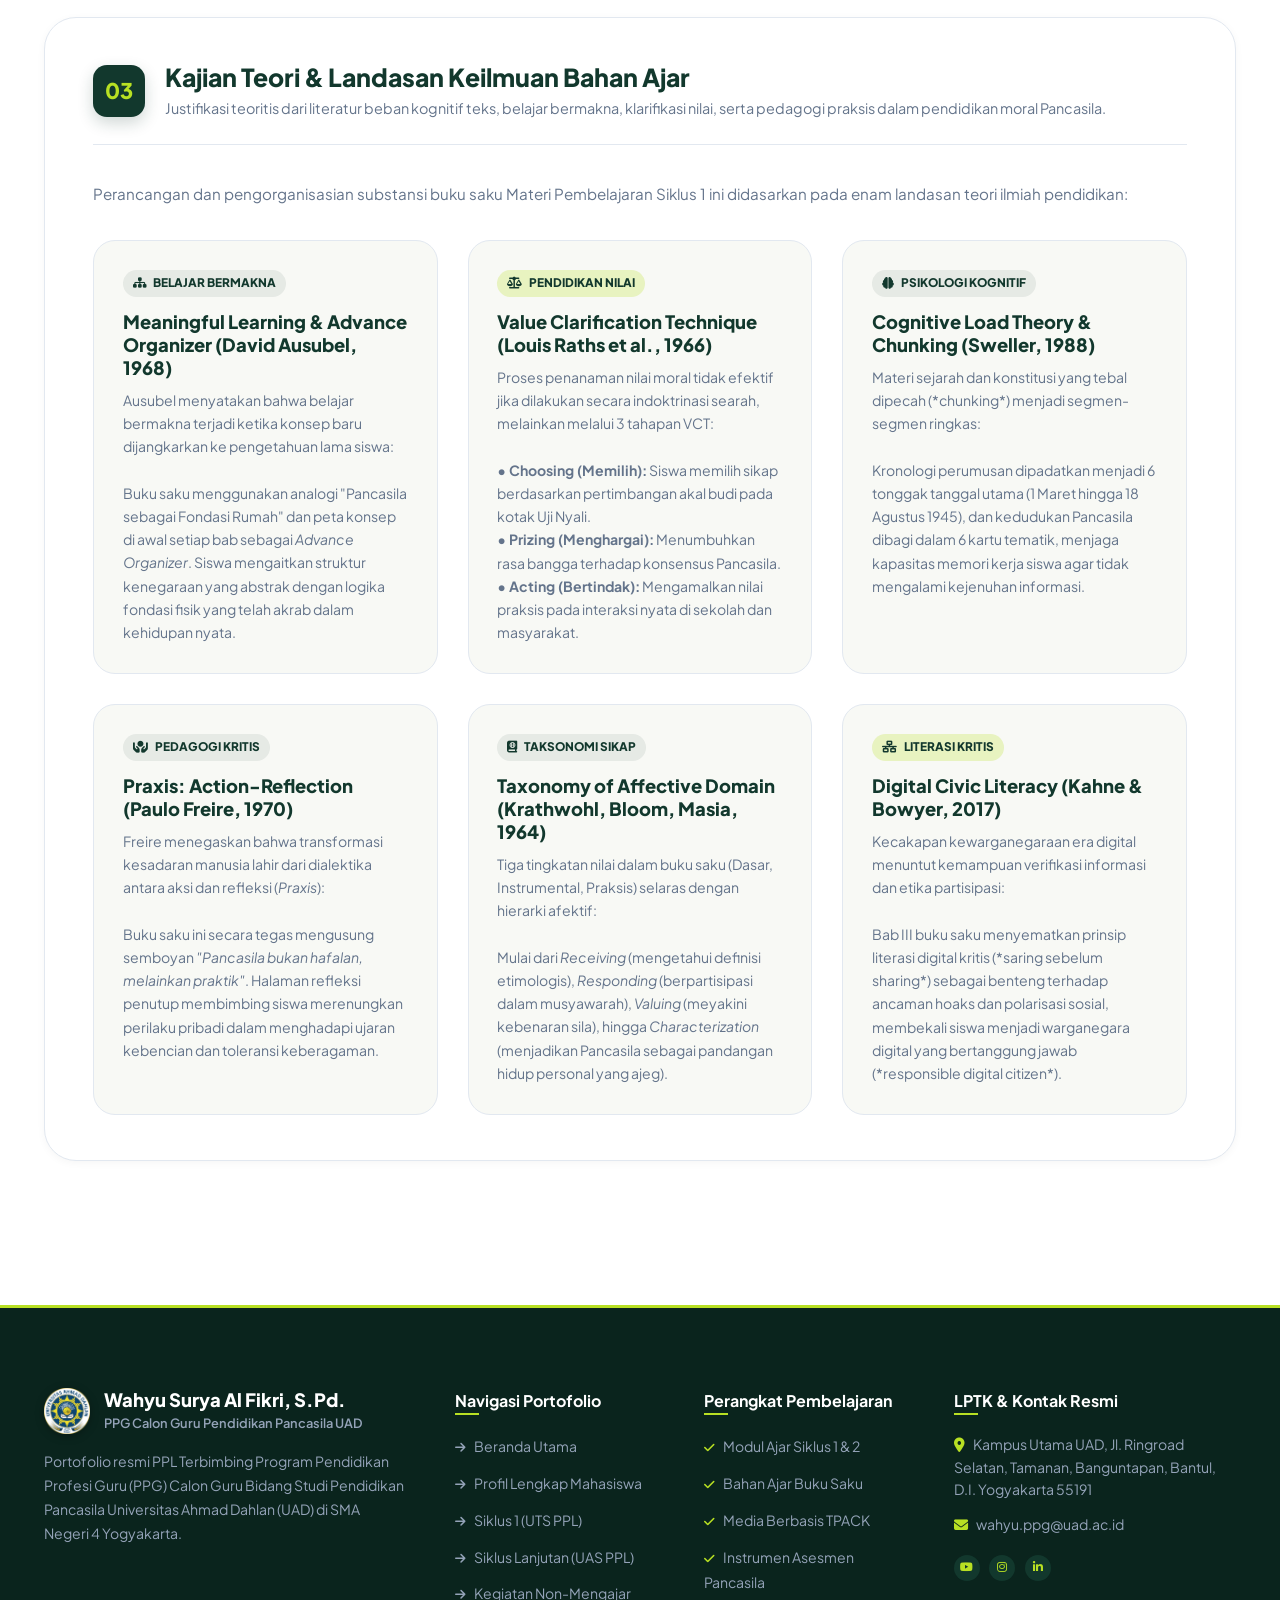
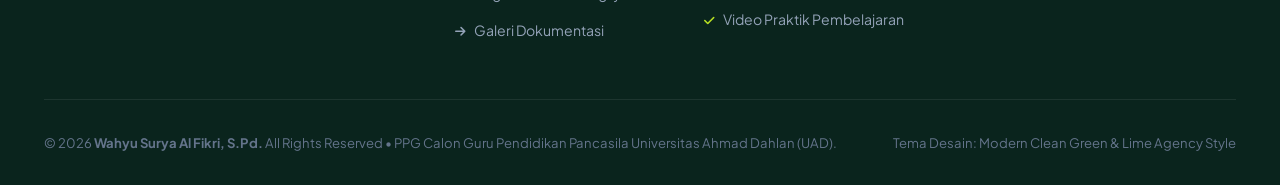
<file: UTS/materi.html>
<!doctype html>
<html lang="id">
  <head>
    <meta charset="UTF-8" />
    <meta name="viewport" content="width=device-width, initial-scale=1.0" />
    <title>UTS - Materi Pembelajaran Pendidikan Pancasila (Siklus 1: Pancasila dalam Tindakan) | Wahyu Surya Al Fikri, S.Pd. - UAD</title>

    <link rel="icon" type="image/png" href="../logo.png" />
    <link rel="preconnect" href="https://fonts.googleapis.com" />
    <link rel="preconnect" href="https://fonts.gstatic.com" crossorigin />
    <link href="https://fonts.googleapis.com/css2?family=Plus+Jakarta+Sans:wght@300;400;500;600;700;800&display=swap" rel="stylesheet" />
    <link rel="stylesheet" href="https://cdnjs.cloudflare.com/ajax/libs/font-awesome/6.5.1/css/all.min.css" />
    <link rel="stylesheet" href="../css/style.css" />
    <style>
      .btn-primary-lime {
        background: var(--color-accent-lime) !important;
        color: var(--color-primary-dark) !important;
        font-weight: 800 !important;
        box-shadow: 0 6px 20px rgba(184, 224, 35, 0.35) !important;
        text-decoration: none !important;
        border: none !important;
        display: inline-flex;
        align-items: center;
        gap: 0.5rem;
      }
      .btn-primary-lime:hover {
        background: var(--color-accent-lime-hover) !important;
        transform: translateY(-2px);
        color: var(--color-primary-dark) !important;
        box-shadow: 0 10px 25px rgba(184, 224, 35, 0.45) !important;
      }
    </style>
  </head>
  <body>
    <!-- =================================================================
       1. TOPBAR
       ================================================================= -->
    <div class="topbar">
      <div class="container topbar-inner">
        <div class="topbar-contact">
          <a href="tel:+62859195374310" class="topbar-item">
            <i class="fa-solid fa-phone"></i>
            <span>+62 859-1953-74310</span>
          </a>
          <a href="mailto:wahyu.ppg@uad.ac.id" class="topbar-item">
            <i class="fa-solid fa-envelope"></i>
            <span>wahyu.ppg@uad.ac.id</span>
          </a>
          <div class="topbar-item">
            <i class="fa-solid fa-location-dot"></i>
            <span>Universitas Ahmad Dahlan (UAD) • D.I. Yogyakarta</span>
          </div>
        </div>

        <div class="topbar-social-wrap">
          <a href="javascript:void(0)" onclick="showToast('Facebook Wahyu Surya Al Fikri')" class="social-circle-btn" aria-label="Facebook"><i class="fa-brands fa-facebook-f"></i></a>
          <a href="javascript:void(0)" onclick="showToast('Twitter / X')" class="social-circle-btn" aria-label="Twitter"><i class="fa-brands fa-x-twitter"></i></a>
          <a href="javascript:void(0)" onclick="showToast('Instagram Wahyu Surya Al Fikri')" class="social-circle-btn" aria-label="Instagram"><i class="fa-brands fa-instagram"></i></a>
          <a href="javascript:void(0)" onclick="showToast('Kanal YouTube Pembelajaran Pendidikan Pancasila')" class="social-circle-btn" aria-label="YouTube"><i class="fa-brands fa-youtube"></i></a>
          <a href="javascript:void(0)" onclick="showToast('LinkedIn Wahyu Surya Al Fikri')" class="social-circle-btn" aria-label="LinkedIn"><i class="fa-brands fa-linkedin-in"></i></a>
        </div>
      </div>
    </div>

    <!-- =================================================================
       2. MAIN NAVBAR
       ================================================================= -->
    <header class="navbar">
      <div class="container navbar-inner">
        <a href="../index.html" class="brand">
          <img src="../logo navbar.png" alt="Logo UAD" class="brand-logo-img" onerror="this.style.display = 'none'" />
          <div>
            <span class="brand-title">Wahyu Surya Al Fikri, S.Pd.</span>
            <span class="brand-subtitle">PPG Calon Guru Pendidikan Pancasila UAD</span>
          </div>
        </a>

        <nav>
          <ul class="nav-links">
            <li><a href="../index.html" class="nav-link">Beranda</a></li>
            <li><a href="../profil.html" class="nav-link">Profil</a></li>

            <!-- UTS Dropdown (Active) -->
            <li class="nav-item-dropdown">
              <a href="javascript:void(0)" class="nav-link dropdown-toggle active" role="button"> UTS <i class="fa-solid fa-chevron-down chevron-icon"></i> </a>
              <ul class="dropdown-menu">
                <li>
                  <a href="rancangan.html" class="dropdown-item"><i class="fa-solid fa-book-bookmark"></i> Rancangan</a>
                </li>
                <li>
                  <a href="materi.html" class="dropdown-item active" style="font-weight: 700"><i class="fa-solid fa-book-open"></i> Materi</a>
                </li>
                <li>
                  <a href="media.html" class="dropdown-item"><i class="fa-solid fa-photo-film"></i> Media</a>
                </li>
                <li>
                  <a href="instrumen.html" class="dropdown-item"><i class="fa-solid fa-clipboard-check"></i> Instrumen</a>
                </li>
                <li>
                  <a href="video.html" class="dropdown-item"><i class="fa-solid fa-circle-play"></i> Video</a>
                </li>
              </ul>
            </li>

            <!-- UAS Dropdown -->
            <li class="nav-item-dropdown">
              <a href="javascript:void(0)" class="nav-link dropdown-toggle" role="button"> UAS <i class="fa-solid fa-chevron-down chevron-icon"></i> </a>
              <ul class="dropdown-menu">
                <li>
                  <a href="../UAS/rancangan.html" class="dropdown-item"><i class="fa-solid fa-book-bookmark"></i> Rancangan</a>
                </li>
                <li>
                  <a href="../UAS/materi.html" class="dropdown-item"><i class="fa-solid fa-book-open"></i> Materi</a>
                </li>
                <li>
                  <a href="../UAS/media.html" class="dropdown-item"><i class="fa-solid fa-photo-film"></i> Media</a>
                </li>
                <li>
                  <a href="../UAS/instrumen.html" class="dropdown-item"><i class="fa-solid fa-clipboard-check"></i> Instrumen</a>
                </li>
                <li>
                  <a href="../UAS/video.html" class="dropdown-item"><i class="fa-solid fa-circle-play"></i> Video</a>
                </li>
              </ul>
            </li>

            <li><a href="../non-mengajar.html" class="nav-link">Non-Mengajar</a></li>
            <li><a href="../dokumentasi.html" class="nav-link">Dokumentasi</a></li>
          </ul>
        </nav>

        <div class="nav-actions">
          <a href="../index.html" class="btn btn-outline-dark btn-sm"> <i class="fa-solid fa-arrow-left"></i> Beranda </a>
          <button class="mobile-toggle" aria-label="Toggle Menu">
            <i class="fa-solid fa-bars"></i>
          </button>
        </div>
      </div>
    </header>

    <!-- =================================================================
       3. SUBPAGE HERO HEADER
       ================================================================= -->
    <section class="subpage-hero-agency">
      <div class="container">
        <div class="badge-pill-group">
          <span class="twin-dot-icon"> <span></span><span></span> </span>
          <span>UTS • SIKLUS 1 PPL TERBIMBING</span>
        </div>

        <h1 style="font-size: clamp(2.2rem, 4vw, 3.2rem); color: var(--color-primary-dark); margin-bottom: 0.8rem; font-weight: 800">Materi Pembelajaran Pendidikan Pancasila (Buku Saku Digital)</h1>
        <p style="max-width: 840px; font-size: 1.05rem; line-height: 1.6; color: var(--color-text-muted)">
          Buku saku digital edukatif <em>"Pancasila dalam Tindakan: Menghidupkan Nilai-Nilai Luhur Bangsa"</em> Kurikulum Merdeka Fase F (Kelas XI) untuk Siklus 1 PPL Terbimbing di SMA Negeri 4 Yogyakarta. Memuat peta konsep, kajian
          etimologi, sejarah perumusan dari BPUPKI hingga PPKI, kedudukan Pancasila, pemaknaan 5 sila pada 3 tingkatan nilai (Dasar, Instrumental, Praksis), aktualisasi di 3 lingkungan kehidupan, analisis tantangan era digital, latihan
          mandiri, hingga glosarium kamus istilah.
        </p>

        <div class="subpage-breadcrumb">
          <a href="../index.html">Beranda</a>
          <i class="fa-solid fa-chevron-right"></i>
          <span>Siklus 1 (UTS)</span>
          <i class="fa-solid fa-chevron-right"></i>
          <span style="color: var(--color-primary-dark); font-weight: 700">Materi Pembelajaran</span>
        </div>
      </div>
    </section>

    <!-- =================================================================
       4. MAIN CONTENT: PDF VIEWER & COMPREHENSIVE ANALYSIS
       ================================================================= -->
    <main style="padding: 4rem 0 6rem; background: #ffffff">
      <div class="container">
        <!-- =============================================================
           A. INTERACTIVE PDF VIEWER SECTION
           ============================================================= -->
        <section style="margin-bottom: 5rem">
          <div class="section-agency-head" style="margin-bottom: 2rem">
            <div class="badge-pill-group">
              <span class="twin-dot-icon"> <span></span><span></span> </span>
              <span>BAHAN AJAR BUKU SAKU SIKLUS 1</span>
            </div>
            <h2 class="section-agency-title">Pratinjau Materi Pembelajaran (PDF)</h2>
            <p class="section-agency-subtitle">
              Eksplorasi langsung 18 halaman buku saku digital <strong>Pancasila dalam Tindakan</strong> yang disusun secara sistematis, bertahap, dan aplikatif sebagai pegangan belajar mandiri maupun kolaboratif peserta didik di kelas dan
              rumah.
            </p>
          </div>

          <!-- PDF Viewer Container Card -->
          <div class="pdf-viewer-card">
            <!-- Toolbar -->
            <div class="pdf-viewer-toolbar">
              <div class="pdf-toolbar-info">
                <div class="pdf-toolbar-icon">
                  <i class="fa-solid fa-book-open"></i>
                </div>
                <div>
                  <div class="pdf-toolbar-title">Buku Saku Pendidikan Pancasila: Pancasila dalam Tindakan</div>
                  <div class="pdf-toolbar-sub">Penyusun: <strong>Wahyu Surya Al Fikri, S.Pd.</strong> • Menghidupkan Nilai-Nilai Luhur Bangsa • Fase F / Kelas XI SMA • 18 Halaman</div>
                </div>
              </div>

              <div class="pdf-toolbar-actions">
                <span class="tag-pill" style="background: rgba(184, 224, 35, 0.2); color: #b8e023; font-weight: 700; border: 1px solid rgba(184, 224, 35, 0.4); padding: 6px 14px; font-size: 0.78rem">
                  <i class="fa-solid fa-circle-check" style="margin-right: 5px"></i> Terverifikasi LPTK UAD
                </span>
                <a href="../Dokumen/Materi Siklus 1.pdf" download="Materi_Pembelajaran_Pendidikan_Pancasila_Siklus1_WahyuSuryaAlFikri.pdf" class="btn btn-primary-lime btn-sm">
                  <i class="fa-solid fa-file-arrow-down"></i> Unduh Buku Saku PDF (528 KB)
                </a>
                <a href="../Dokumen/Materi Siklus 1.pdf" target="_blank" rel="noopener noreferrer" class="btn btn-outline-light btn-sm" style="border-color: rgba(255, 255, 255, 0.4); color: #ffffff">
                  <i class="fa-solid fa-arrow-up-right-from-square"></i> Layar Penuh
                </a>
              </div>
            </div>

            <!-- Embedded Frame -->
            <div class="pdf-frame-wrapper">
              <iframe src="../Dokumen/Materi Siklus 1.pdf#toolbar=1&navpanes=0&scrollbar=1" title="Materi Pembelajaran Siklus 1 Wahyu Surya Al Fikri - Buku Saku Pancasila dalam Tindakan" loading="lazy">
                <p style="padding: 2rem; color: #ffffff; text-align: center">
                  Peramban Anda tidak mendukung tampilan PDF langsung. Silakan
                  <a href="../Dokumen/Materi Siklus 1.pdf" target="_blank" style="color: var(--color-accent-lime); font-weight: bold; text-decoration: underline">
                    Klik di sini untuk mengunduh atau membuka Materi Pembelajaran Siklus 1 (.PDF) </a
                  >.
                </p>
              </iframe>
            </div>

            <!-- Footer Metadata Bar -->
            <div style="background: #f8f9f5; padding: 1.25rem 2rem; border-top: 1px solid var(--color-border-light); display: flex; align-items: center; justify-content: space-between; flex-wrap: wrap; gap: 1rem">
              <div style="display: flex; align-items: center; gap: 1.8rem; flex-wrap: wrap">
                <div style="font-size: 0.85rem; color: var(--color-text-muted)">
                  <i class="fa-solid fa-book-bookmark" style="color: var(--color-primary-dark); margin-right: 6px"></i>
                  <strong>Format:</strong> Buku Saku Digital (Pocket Book 18 Halaman)
                </div>
                <div style="font-size: 0.85rem; color: var(--color-text-muted)">
                  <i class="fa-solid fa-sitemap" style="color: var(--color-primary-dark); margin-right: 6px"></i>
                  <strong>Struktur:</strong> 3 Bab Inti, Latihan Mandiri & Glosarium
                </div>
                <div style="font-size: 0.85rem; color: var(--color-text-muted)">
                  <i class="fa-solid fa-compass" style="color: var(--color-primary-dark); margin-right: 6px"></i>
                  <strong>Fokus:</strong> Nilai Praksis (Pancasila Bukan Sekadar Hafalan)
                </div>
              </div>
              <div>
                <a href="javascript:void(0)" onclick="showToast('Bahan Ajar Terintegrasi Kurikulum Merdeka Fase F')" style="font-size: 0.82rem; color: var(--color-primary-dark); font-weight: 700; text-decoration: none">
                  <i class="fa-solid fa-circle-info" style="color: var(--color-accent-lime); margin-right: 5px"></i> Kurikulum Merdeka Fase F
                </a>
              </div>
            </div>
          </div>
        </section>

        <!-- =============================================================
           B. COMPREHENSIVE ANALYSIS OF THE LEARNING MATERIAL
           ============================================================= -->
        <section>
          <div class="section-agency-head" style="margin-bottom: 3.5rem">
            <div class="badge-pill-group">
              <span class="twin-dot-icon"> <span></span><span></span> </span>
              <span>ANALISIS KOMPREHENSIF MATERI PEMBELAJARAN</span>
            </div>
            <h2 class="section-agency-title">Analisis Akademik & Refleksi Kritis Materi Pembelajaran</h2>
            <p class="section-agency-subtitle">
              Tinjauan mendalam terhadap relevansi desain bahan ajar buku saku, dekonstruksi nilai praksis, kelebihan, keterbatasan instruksional, serta justifikasi teoritis teknologi pendidikan kewarganegaraan.
            </p>
          </div>

          <!-- 1. KONTEKS DAN TUJUAN MATERI -->
          <article class="analysis-module-card">
            <div class="analysis-module-header">
              <div class="analysis-module-num">01</div>
              <div>
                <h3 class="analysis-module-title">Konteks dan Tujuan Materi Pembelajaran</h3>
                <p class="analysis-module-desc">Tinjauan urgensi perancangan bahan ajar buku saku mandiri dalam menjembatani gap antara hafalan teks normatif dan aktualisasi tindakan nyata di era digital.</p>
              </div>
            </div>

            <div class="analysis-content-body">
              <div style="margin-bottom: 2.5rem">
                <h4 style="font-size: 1.25rem; font-weight: 800; color: var(--color-primary-dark); margin-bottom: 1rem; display: flex; align-items: center; gap: 0.65rem">
                  <i class="fa-solid fa-chalkboard-user" style="color: var(--color-primary-dark); font-size: 1.1rem"></i>
                  A. Analisis Konteks Kebutuhan Bahan Ajar & Kondisi Kelas XI SMA Negeri 4 Yogyakarta
                </h4>
                <p style="font-size: 0.95rem; color: var(--color-text-muted); line-height: 1.75; margin-bottom: 1.2rem">
                  Dalam pembelajaran Pendidikan Pancasila di SMA Negeri 4 Yogyakarta, fenomena umum yang dihadapi guru adalah kecenderungan siswa yang mampu menghafal butir-butir Pancasila dan kronologi sejarah kemerdekaan secara verbal,
                  namun mengalami kesulitan ketika diminta mengartikulasikan nilai-nilai tersebut ke dalam tindakan etis sehari-hari. Buku saku <em>"Pancasila dalam Tindakan"</em> ini dirancang untuk merespons empat tantangan kontekstual
                  utama:
                </p>

                <div style="display: grid; grid-template-columns: repeat(auto-fit, minmax(320px, 1fr)); gap: 1.5rem; margin-bottom: 1.5rem">
                  <div style="background: #f8f9f5; border-radius: var(--radius-md); padding: 1.4rem; border-left: 4px solid var(--color-primary-dark)">
                    <strong style="display: block; color: var(--color-primary-dark); font-size: 0.95rem; margin-bottom: 0.4rem">
                      <i class="fa-solid fa-heart-circle-bolt" style="margin-right: 6px; color: var(--color-primary-dark)"></i> Transformasi dari Hafalan Teks Menjadi Tindakan Praksis (Bab II)
                    </strong>
                    <p style="font-size: 0.88rem; color: var(--color-text-muted); line-height: 1.6; margin: 0">
                      Buku saku membedah tiga tingkatan nilai (Nilai Dasar, Nilai Instrumental, dan Nilai Praksis). Fokus utama diletakkan pada nilai praksis agar peserta didik memahami bahwa menolak perundungan (bullying), tidak
                      menyebarkan hoaks, dan membagi tugas piket secara adil adalah perwujudan konkret dari Sila ke-2 dan Sila ke-5.
                    </p>
                  </div>

                  <div style="background: #f8f9f5; border-radius: var(--radius-md); padding: 1.4rem; border-left: 4px solid var(--color-accent-lime-hover)">
                    <strong style="display: block; color: var(--color-primary-dark); font-size: 0.95rem; margin-bottom: 0.4rem">
                      <i class="fa-solid fa-house-chimney" style="margin-right: 6px; color: var(--color-accent-lime-hover)"></i> Pemetaan Wujud Tindakan di 3 Lingkungan Hidup Siswa (Bab II & III)
                    </strong>
                    <p style="font-size: 0.88rem; color: var(--color-text-muted); line-height: 1.6; margin: 0">
                      Materi memberikan contoh implementasi yang sangat terperinci pada tiga arena interaksi nyata siswa: lingkungan keluarga (musyawarah keputusan keluarga), lingkungan sekolah (alur musyawarah pemilihan ketua kelas), dan
                      lingkungan masyarakat (kerja bakti, ronda malam, toleransi adat).
                    </p>
                  </div>

                  <div style="background: #f8f9f5; border-radius: var(--radius-md); padding: 1.4rem; border-left: 4px solid var(--color-primary-dark)">
                    <strong style="display: block; color: var(--color-primary-dark); font-size: 0.95rem; margin-bottom: 0.4rem">
                      <i class="fa-solid fa-shield-virus" style="margin-right: 6px; color: var(--color-primary-dark)"></i> Analisis Kritis 6 Tantangan Era Digital & Globalisasi (Bab III)
                    </strong>
                    <p style="font-size: 0.88rem; color: var(--color-text-muted); line-height: 1.6; margin: 0">
                      Siswa diajak mengidentifikasi ancaman kontemporer terhadap ideologi bangsa: individualisme, radikalisme, hoaks/ujaran kebencian, intoleransi, hingga korupsi. Pendekatan ini melatih kepekaan moral peserta didik agar
                      bijak bermedia sosial dan berkarakter teguh.
                    </p>
                  </div>

                  <div style="background: #f8f9f5; border-radius: var(--radius-md); padding: 1.4rem; border-left: 4px solid var(--color-accent-lime-hover)">
                    <strong style="display: block; color: var(--color-primary-dark); font-size: 0.95rem; margin-bottom: 0.4rem">
                      <i class="fa-solid fa-spell-check" style="margin-right: 6px; color: var(--color-accent-lime-hover)"></i> Fasilitas Belajar Mandiri: Glosarium Kamus Istilah & Latihan (Bab Akhir)
                    </strong>
                    <p style="font-size: 0.88rem; color: var(--color-text-muted); line-height: 1.6; margin: 0">
                      Menyediakan glosarium istilah ketatanegaraan (BPUPKI, PPKI, Piagam Jakarta, Supel, Sishankamrata, Demokrasi Pancasila) dan 4 butir soal studi kasus terbuka yang memicu daya analisis siswa tanpa sekadar mencari jawaban
                      hafalan.
                    </p>
                  </div>
                </div>
              </div>

              <div>
                <h4 style="font-size: 1.25rem; font-weight: 800; color: var(--color-primary-dark); margin-bottom: 1rem; display: flex; align-items: center; gap: 0.65rem">
                  <i class="fa-solid fa-bullseye" style="color: var(--color-primary-dark); font-size: 1.1rem"></i>
                  B. Tujuan Pengembangan Materi Pembelajaran Berbasis 4 Domain Kompetensi
                </h4>
                <p style="font-size: 0.95rem; color: var(--color-text-muted); line-height: 1.7; margin-bottom: 1.4rem">Bahan ajar buku saku ini dikembangkan untuk merealisasikan tujuan pembelajaran komprehensif pada 4 domain capaian:</p>

                <div style="display: grid; grid-template-columns: repeat(auto-fit, minmax(260px, 1fr)); gap: 1.4rem">
                  <div style="background: #ffffff; border: 1px solid var(--color-border-light); border-radius: var(--radius-md); padding: 1.5rem; box-shadow: var(--shadow-sm)">
                    <div style="display: inline-block; background: var(--color-primary-dark); color: var(--color-accent-lime); font-size: 0.72rem; font-weight: 800; padding: 3px 8px; border-radius: 4px; margin-bottom: 0.75rem">
                      DOMAIN KOGNITIF
                    </div>
                    <h5 style="font-size: 1rem; font-weight: 700; color: var(--color-primary-dark); margin-bottom: 0.5rem">Penguasaan Sejarah & Esensi 5 Sila</h5>
                    <p style="font-size: 0.88rem; color: var(--color-text-muted); line-height: 1.6; margin: 0">
                      Mampu menguraikan etimologi Sanskerta Pancasila, 6 tonggak sejarah perumusan dari 1 Maret hingga 18 Agustus 1945, 6 kedudukan Pancasila bagi NKRI, serta membedakan nilai dasar, instrumental, dan praksis secara logis.
                    </p>
                  </div>

                  <div style="background: #ffffff; border: 1px solid var(--color-border-light); border-radius: var(--radius-md); padding: 1.5rem; box-shadow: var(--shadow-sm)">
                    <div style="display: inline-block; background: var(--color-primary-dark); color: var(--color-accent-lime); font-size: 0.72rem; font-weight: 800; padding: 3px 8px; border-radius: 4px; margin-bottom: 0.75rem">
                      DOMAIN AFEKTIF & MORAL
                    </div>
                    <h5 style="font-size: 1rem; font-weight: 700; color: var(--color-primary-dark); margin-bottom: 0.5rem">Penghayatan Karakter Kebangsaan</h5>
                    <p style="font-size: 0.88rem; color: var(--color-text-muted); line-height: 1.6; margin: 0">
                      Mengembangkan rasa syukur atas konsensus para pendiri bangsa, menjunjung tinggi toleransi kerukunan umat beragama, mencintai produk dalam negeri, dan menolak penyebaran hoaks di media sosial.
                    </p>
                  </div>

                  <div style="background: #ffffff; border: 1px solid var(--color-border-light); border-radius: var(--radius-md); padding: 1.5rem; box-shadow: var(--shadow-sm)">
                    <div style="display: inline-block; background: var(--color-primary-dark); color: var(--color-accent-lime); font-size: 0.72rem; font-weight: 800; padding: 3px 8px; border-radius: 4px; margin-bottom: 0.75rem">
                      DOMAIN KETERAMPILAN PRAKSIS
                    </div>
                    <h5 style="font-size: 1rem; font-weight: 700; color: var(--color-primary-dark); margin-bottom: 0.5rem">Simulasi Musyawarah & Pemecahan Masalah</h5>
                    <p style="font-size: 0.88rem; color: var(--color-text-muted); line-height: 1.6; margin: 0">
                      Mampu mempraktikkan 5 langkah alur musyawarah kelas mufakat (Pembukaan, Usulan, Diskusi, Mufakat, Pelaksanaan) serta menganalisis studi kasus pemaksaan kehendak pada rubrik Latihan Mandiri.
                    </p>
                  </div>

                  <div style="background: #ffffff; border: 1px solid var(--color-border-light); border-radius: var(--radius-md); padding: 1.5rem; box-shadow: var(--shadow-sm)">
                    <div style="display: inline-block; background: var(--color-primary-dark); color: var(--color-accent-lime); font-size: 0.72rem; font-weight: 800; padding: 3px 8px; border-radius: 4px; margin-bottom: 0.75rem">
                      PENGUATAN PROFIL PELAJAR PANCASILA
                    </div>
                    <h5 style="font-size: 1rem; font-weight: 700; color: var(--color-primary-dark); margin-bottom: 0.5rem">Beriman, Bernalar Kritis & Gotong Royong</h5>
                    <p style="font-size: 0.88rem; color: var(--color-text-muted); line-height: 1.6; margin: 0">
                      Menginternalisasi kebiasaan berpikir kritis (saring sebelum sharing) dan berkolaborasi dalam kerja tim heterogen, menyadari bahwa gotong royong adalah jati diri luhur bangsa yang harus dilestarikan.
                    </p>
                  </div>
                </div>
              </div>
            </div>
          </article>

          <!-- 2. KELEBIHAN DAN KEKURANGAN MATERI -->
          <article class="analysis-module-card">
            <div class="analysis-module-header">
              <div class="analysis-module-num">02</div>
              <div>
                <h3 class="analysis-module-title">Kelebihan dan Kekurangan Materi Pembelajaran</h3>
                <p class="analysis-module-desc">Evaluasi komparatif mengenai kekuatan narasi edukatif buku saku, format portabel ramah baca, tantangan literasi mandiri, beserta strategi mitigasi kelas.</p>
              </div>
            </div>

            <div class="analysis-content-body">
              <div class="analysis-grid-2col">
                <!-- Kolom Kelebihan -->
                <div class="analysis-box-item pro">
                  <div class="analysis-box-title" style="color: var(--color-primary-dark)">
                    <i class="fa-solid fa-circle-check" style="color: #65a30d; font-size: 1.3rem"></i>
                    Kelebihan & Kekuatan Materi Ajar (Strengths)
                  </div>
                  <ul class="analysis-list">
                    <li>
                      <i class="fa-solid fa-check-circle" style="color: #65a30d"></i>
                      <div>
                        <strong>Struktur Modul Ajar Sangat Bersahabat & Runtut (Pedagogical Quest Flow):</strong>
                        Setiap bab diawali dengan target kompetensi (Quest), Peta Konsep diagram alur, pembahasan inti berpoin, dan diakhiri dengan kotak "Uji Nyali Pancasila", memudahkan siswa membaca secara mandiri.
                      </div>
                    </li>
                    <li>
                      <i class="fa-solid fa-check-circle" style="color: #65a30d"></i>
                      <div>
                        <strong>Analogi Konseptual yang Sangat Membumi ("Rumah & Fondasi"):</strong>
                        Menganalogikan Pancasila sebagai fondasi rumah bangsa yang membuat materi filsafat ketatanegaraan langsung tertanam di benak siswa tanpa memerlukan hafalan rumit.
                      </div>
                    </li>
                    <li>
                      <i class="fa-solid fa-check-circle" style="color: #65a30d"></i>
                      <div>
                        <strong>Kompilasi Glosarium Kamus Istilah Terpadu (Halaman 12):</strong>
                        Memuat 24 istilah penting konstitusi dan sejarah (BPUPKI, PPKI, Piagam Jakarta, Supel, Sishankamrata, HAM, dll.), berfungsi sebagai kamus saku referensi cepat bagi peserta didik.
                      </div>
                    </li>
                    <li>
                      <i class="fa-solid fa-check-circle" style="color: #65a30d"></i>
                      <div>
                        <strong>Konteks Relevan Era Digital (Tantangan Hoaks & Cyber Bullying):</strong>
                        Menghubungkan nilai Sila ke-2 dan ke-3 dengan etika bermedia sosial ("saring sebelum sharing"), menjadikannya bahan ajar yang sangat kontekstual dengan kehidupan Generasi Z.
                      </div>
                    </li>
                  </ul>
                </div>

                <!-- Kolom Kekurangan -->
                <div class="analysis-box-item con">
                  <div class="analysis-box-title" style="color: #b45309">
                    <i class="fa-solid fa-triangle-exclamation" style="color: #f59e0b; font-size: 1.3rem"></i>
                    Kelemahan & Tantangan Implementasi Materi (Limitations)
                  </div>
                  <ul class="analysis-list">
                    <li>
                      <i class="fa-solid fa-circle-xmark" style="color: #f59e0b"></i>
                      <div>
                        <strong>Tingkat Kepadatan Teks Berpotensi Menantang Bagi Siswa Minat Baca Rendah:</strong>
                        Sebagai buku saku 18 halaman yang memuat banyak narasi sejarah dan tabel perbandingan, sebagian siswa dengan gaya belajar visual-kinestetik memerlukan bantuan pendampingan guru.
                      </div>
                    </li>
                    <li>
                      <i class="fa-solid fa-circle-xmark" style="color: #f59e0b"></i>
                      <div>
                        <strong>Soal Latihan Masih Berupa Esai Terbuka Tanpa Kunci Jawaban Mandiri:</strong>
                        Empat soal pada halaman 11 menuntut penilaian subjektif guru sehingga siswa tidak bisa langsung melakukan pengecekan mandiri (*self-check assessment*).
                      </div>
                    </li>
                    <li>
                      <i class="fa-solid fa-circle-xmark" style="color: #f59e0b"></i>
                      <div>
                        <strong>Ketiadaan Elemen Multimedia Langsung di Dalam Buku Saku:</strong>
                        Sebagai dokumen cetak/PDF, buku saku belum memiliki tautan QR Code interaktif langsung menuju video rekonstruksi sidang BPUPKI di YouTube.
                      </div>
                    </li>
                  </ul>
                </div>
              </div>

              <!-- Solusi dan Mitigasi Lapangan -->
              <div class="analysis-box-item solution">
                <div class="analysis-box-title" style="color: var(--color-primary-dark); font-size: 1.2rem; border-bottom: 1px solid var(--color-border-light); padding-bottom: 0.75rem; margin-bottom: 1.25rem">
                  <i class="fa-solid fa-lightbulb" style="color: var(--color-accent-lime); font-size: 1.3rem"></i>
                  Solusi & Rekomendasi Mitigasi Instruksional (Actionable Strategies)
                </div>
                <div style="display: grid; grid-template-columns: repeat(auto-fit, minmax(280px, 1fr)); gap: 1.5rem">
                  <div>
                    <h5 style="color: var(--color-primary-dark); font-size: 0.95rem; font-weight: 700; margin-bottom: 0.4rem">1. Penggunaan Peta Konsep Bab sebagai Pemandu Visual Kelas</h5>
                    <p style="font-size: 0.88rem; color: var(--color-text-muted); line-height: 1.6; margin: 0">
                      Guru memproyeksikan diagram alur peta konsep bab (misal: Etimologi → Perumusan → Piagam Jakarta → Pengesahan) di papan tulis sebelum siswa membaca uraian teks buku saku.
                    </p>
                  </div>
                  <div>
                    <h5 style="color: var(--color-primary-dark); font-size: 0.95rem; font-weight: 700; margin-bottom: 0.4rem">2. Diskusi Berpasangan (Think-Pair-Share) untuk Soal "Uji Nyali"</h5>
                    <p style="font-size: 0.88rem; color: var(--color-text-muted); line-height: 1.6; margin: 0">
                      Menggunakan kotak Uji Nyali di setiap akhir bab sebagai bahan diskusi cepat 2 menit dengan teman sebangku guna mengonfirmasi pemahaman sebelum melangkah ke bab selanjutnya.
                    </p>
                  </div>
                  <div>
                    <h5 style="color: var(--color-primary-dark); font-size: 0.95rem; font-weight: 700; margin-bottom: 0.4rem">3. Integrasi Buku Saku dengan Media Presentasi Slide Siklus 1</h5>
                    <p style="font-size: 0.88rem; color: var(--color-text-muted); line-height: 1.6; margin: 0">
                      Menjadikan buku saku ini sebagai bahan bacaan pendamping saat siswa menyimak presentasi slide Canva interaktif dan mengerjakan LKPD studi kasus kelompok.
                    </p>
                  </div>
                </div>
              </div>
            </div>
          </article>

          <!-- 3. KAJIAN TEORI MATERI PEMBELAJARAN -->
          <article class="analysis-module-card">
            <div class="analysis-module-header">
              <div class="analysis-module-num">03</div>
              <div>
                <h3 class="analysis-module-title">Kajian Teori & Landasan Keilmuan Bahan Ajar</h3>
                <p class="analysis-module-desc">Justifikasi teoritis dari literatur beban kognitif teks, belajar bermakna, klarifikasi nilai, serta pedagogi praksis dalam pendidikan moral Pancasila.</p>
              </div>
            </div>

            <div class="analysis-content-body">
              <p style="font-size: 0.95rem; color: var(--color-text-muted); line-height: 1.75; margin-bottom: 2rem">
                Perancangan dan pengorganisasian substansi buku saku Materi Pembelajaran Siklus 1 ini didasarkan pada enam landasan teori ilmiah pendidikan:
              </p>

              <div class="theory-grid">
                <div class="theory-card">
                  <span class="theory-badge"> <i class="fa-solid fa-sitemap" style="margin-right: 5px"></i> Belajar Bermakna </span>
                  <h4 class="theory-title">Meaningful Learning & Advance Organizer (David Ausubel, 1968)</h4>
                  <p class="theory-desc">
                    Ausubel menyatakan bahwa belajar bermakna terjadi ketika konsep baru dijangkarkan ke pengetahuan lama siswa:
                    <br /><br />
                    Buku saku menggunakan analogi "Pancasila sebagai Fondasi Rumah" dan peta konsep di awal setiap bab sebagai <em>Advance Organizer</em>. Siswa mengaitkan struktur kenegaraan yang abstrak dengan logika fondasi fisik yang
                    telah akrab dalam kehidupan nyata.
                  </p>
                </div>

                <div class="theory-card">
                  <span class="theory-badge" style="background: rgba(184, 224, 35, 0.25)"> <i class="fa-solid fa-scale-balanced" style="margin-right: 5px"></i> Pendidikan Nilai </span>
                  <h4 class="theory-title">Value Clarification Technique (Louis Raths et al., 1966)</h4>
                  <p class="theory-desc">
                    Proses penanaman nilai moral tidak efektif jika dilakukan secara indoktrinasi searah, melainkan melalui 3 tahapan VCT:
                    <br /><br />
                    <strong>• Choosing (Memilih):</strong> Siswa memilih sikap berdasarkan pertimbangan akal budi pada kotak Uji Nyali.
                    <br />
                    <strong>• Prizing (Menghargai):</strong> Menumbuhkan rasa bangga terhadap konsensus Pancasila.
                    <br />
                    <strong>• Acting (Bertindak):</strong> Mengamalkan nilai praksis pada interaksi nyata di sekolah dan masyarakat.
                  </p>
                </div>

                <div class="theory-card">
                  <span class="theory-badge"> <i class="fa-solid fa-brain" style="margin-right: 5px"></i> Psikologi Kognitif </span>
                  <h4 class="theory-title">Cognitive Load Theory & Chunking (Sweller, 1988)</h4>
                  <p class="theory-desc">
                    Materi sejarah dan konstitusi yang tebal dipecah (*chunking*) menjadi segmen-segmen ringkas:
                    <br /><br />
                    Kronologi perumusan dipadatkan menjadi 6 tonggak tanggal utama (1 Maret hingga 18 Agustus 1945), dan kedudukan Pancasila dibagi dalam 6 kartu tematik, menjaga kapasitas memori kerja siswa agar tidak mengalami kejenuhan
                    informasi.
                  </p>
                </div>

                <div class="theory-card">
                  <span class="theory-badge" style="background: rgba(18, 56, 45, 0.08)"> <i class="fa-solid fa-hands-holding-circle" style="margin-right: 5px"></i> Pedagogi Kritis </span>
                  <h4 class="theory-title">Praxis: Action-Reflection (Paulo Freire, 1970)</h4>
                  <p class="theory-desc">
                    Freire menegaskan bahwa transformasi kesadaran manusia lahir dari dialektika antara aksi dan refleksi (<em>Praxis</em>):
                    <br /><br />
                    Buku saku ini secara tegas mengusung semboyan <em>"Pancasila bukan hafalan, melainkan praktik"</em>. Halaman refleksi penutup membimbing siswa merenungkan perilaku pribadi dalam menghadapi ujaran kebencian dan toleransi
                    keberagaman.
                  </p>
                </div>

                <div class="theory-card">
                  <span class="theory-badge"> <i class="fa-solid fa-book-atlas" style="margin-right: 5px"></i> Taksonomi Sikap </span>
                  <h4 class="theory-title">Taxonomy of Affective Domain (Krathwohl, Bloom, Masia, 1964)</h4>
                  <p class="theory-desc">
                    Tiga tingkatan nilai dalam buku saku (Dasar, Instrumental, Praksis) selaras dengan hierarki afektif:
                    <br /><br />
                    Mulai dari <em>Receiving</em> (mengetahui definisi etimologis), <em>Responding</em> (berpartisipasi dalam musyawarah), <em>Valuing</em> (meyakini kebenaran sila), hingga <em>Characterization</em> (menjadikan Pancasila
                    sebagai pandangan hidup personal yang ajeg).
                  </p>
                </div>

                <div class="theory-card">
                  <span class="theory-badge" style="background: rgba(184, 224, 35, 0.25)"> <i class="fa-solid fa-network-wired" style="margin-right: 5px"></i> Literasi Kritis </span>
                  <h4 class="theory-title">Digital Civic Literacy (Kahne & Bowyer, 2017)</h4>
                  <p class="theory-desc">
                    Kecakapan kewarganegaraan era digital menuntut kemampuan verifikasi informasi dan etika partisipasi:
                    <br /><br />
                    Bab III buku saku menyematkan prinsip literasi digital kritis (*saring sebelum sharing*) sebagai benteng terhadap ancaman hoaks dan polarisasi sosial, membekali siswa menjadi warganegara digital yang bertanggung jawab
                    (*responsible digital citizen*).
                  </p>
                </div>
              </div>
            </div>
          </article>
        </section>
      </div>
    </main>

    <!-- =================================================================
       5. AGENCY FOOTER
       ================================================================= -->
    <footer class="footer-agency">
      <div class="container">
        <div class="footer-agency-grid">
          <div class="footer-agency-col">
            <div class="footer-agency-brand" style="display: flex; align-items: center; gap: 0.85rem; margin-bottom: 1rem">
              <img
                src="../logo navbar.png"
                alt="Logo UAD"
                class="footer-agency-logo-img"
                style="width: 46px; height: 46px; object-fit: contain; background: transparent; padding: 0; border: none; box-shadow: none; flex-shrink: 0"
                onerror="this.style.display = 'none'"
              />
              <div class="footer-agency-brand-text">
                <span class="title" style="display: block; font-size: 1.15rem; font-weight: 800; color: #ffffff">Wahyu Surya Al Fikri, S.Pd.</span>
                <span class="sub" style="display: block; font-size: 0.8rem; color: #94a3b8; font-weight: 600">PPG Calon Guru Pendidikan Pancasila UAD</span>
              </div>
            </div>
            <p class="footer-agency-bio" style="color: #94a3b8; font-size: 0.88rem; line-height: 1.7">
              Portofolio resmi PPL Terbimbing Program Pendidikan Profesi Guru (PPG) Calon Guru Bidang Studi Pendidikan Pancasila Universitas Ahmad Dahlan (UAD) di SMA Negeri 4 Yogyakarta.
            </p>
          </div>

          <div class="footer-agency-col">
            <h4 class="footer-agency-col-title">Navigasi Portofolio</h4>
            <ul class="footer-agency-links">
              <li>
                <a href="../index.html"><i class="fa-solid fa-arrow-right" style="font-size: 0.75rem; margin-right: 6px"></i> Beranda Utama</a>
              </li>
              <li>
                <a href="../profil.html"><i class="fa-solid fa-arrow-right" style="font-size: 0.75rem; margin-right: 6px"></i> Profil Lengkap Mahasiswa</a>
              </li>
              <li>
                <a href="rancangan.html"><i class="fa-solid fa-arrow-right" style="font-size: 0.75rem; margin-right: 6px"></i> Siklus 1 (UTS PPL)</a>
              </li>
              <li>
                <a href="../UAS/rancangan.html"><i class="fa-solid fa-arrow-right" style="font-size: 0.75rem; margin-right: 6px"></i> Siklus Lanjutan (UAS PPL)</a>
              </li>
              <li>
                <a href="../non-mengajar.html"><i class="fa-solid fa-arrow-right" style="font-size: 0.75rem; margin-right: 6px"></i> Kegiatan Non-Mengajar</a>
              </li>
              <li>
                <a href="../dokumentasi.html"><i class="fa-solid fa-arrow-right" style="font-size: 0.75rem; margin-right: 6px"></i> Galeri Dokumentasi</a>
              </li>
            </ul>
          </div>

          <div class="footer-agency-col">
            <h4 class="footer-agency-col-title">Perangkat Pembelajaran</h4>
            <ul class="footer-agency-links">
              <li>
                <a href="rancangan.html"><i class="fa-solid fa-check" style="color: var(--color-accent-lime); font-size: 0.75rem; margin-right: 6px"></i> Modul Ajar Siklus 1 & 2</a>
              </li>
              <li>
                <a href="materi.html"><i class="fa-solid fa-check" style="color: var(--color-accent-lime); font-size: 0.75rem; margin-right: 6px"></i> Bahan Ajar Buku Saku</a>
              </li>
              <li>
                <a href="media.html"><i class="fa-solid fa-check" style="color: var(--color-accent-lime); font-size: 0.75rem; margin-right: 6px"></i> Media Berbasis TPACK</a>
              </li>
              <li>
                <a href="instrumen.html"><i class="fa-solid fa-check" style="color: var(--color-accent-lime); font-size: 0.75rem; margin-right: 6px"></i> Instrumen Asesmen Pancasila</a>
              </li>
              <li>
                <a href="video.html"><i class="fa-solid fa-check" style="color: var(--color-accent-lime); font-size: 0.75rem; margin-right: 6px"></i> Video Praktik Pembelajaran</a>
              </li>
            </ul>
          </div>

          <div class="footer-agency-col">
            <h4 class="footer-agency-col-title">LPTK & Kontak Resmi</h4>
            <p style="font-size: 0.88rem; color: #94a3b8; margin-bottom: 0.75rem">
              <i class="fa-solid fa-location-dot" style="color: var(--color-accent-lime); margin-right: 6px"></i> Kampus Utama UAD, Jl. Ringroad Selatan, Tamanan, Banguntapan, Bantul, D.I. Yogyakarta 55191
            </p>
            <p style="font-size: 0.88rem; color: #94a3b8; margin-bottom: 1.25rem"><i class="fa-solid fa-envelope" style="color: var(--color-accent-lime); margin-right: 6px"></i> wahyu.ppg@uad.ac.id</p>
            <div style="display: flex; gap: 0.6rem">
              <a href="javascript:void(0)" onclick="showToast('YouTube')" class="social-circle-btn"><i class="fa-brands fa-youtube"></i></a>
              <a href="javascript:void(0)" onclick="showToast('Instagram')" class="social-circle-btn"><i class="fa-brands fa-instagram"></i></a>
              <a href="javascript:void(0)" onclick="showToast('LinkedIn')" class="social-circle-btn"><i class="fa-brands fa-linkedin-in"></i></a>
            </div>
          </div>
        </div>

        <div class="footer-bottom-strip">
          <div>&copy; 2026 <strong>Wahyu Surya Al Fikri, S.Pd.</strong> All Rights Reserved • PPG Calon Guru Pendidikan Pancasila Universitas Ahmad Dahlan (UAD).</div>
          <div>Tema Desain: Modern Clean Green & Lime Agency Style</div>
        </div>
      </div>
    </footer>

    <script src="../js/main.js"></script>
  </body>
</html>
</file>
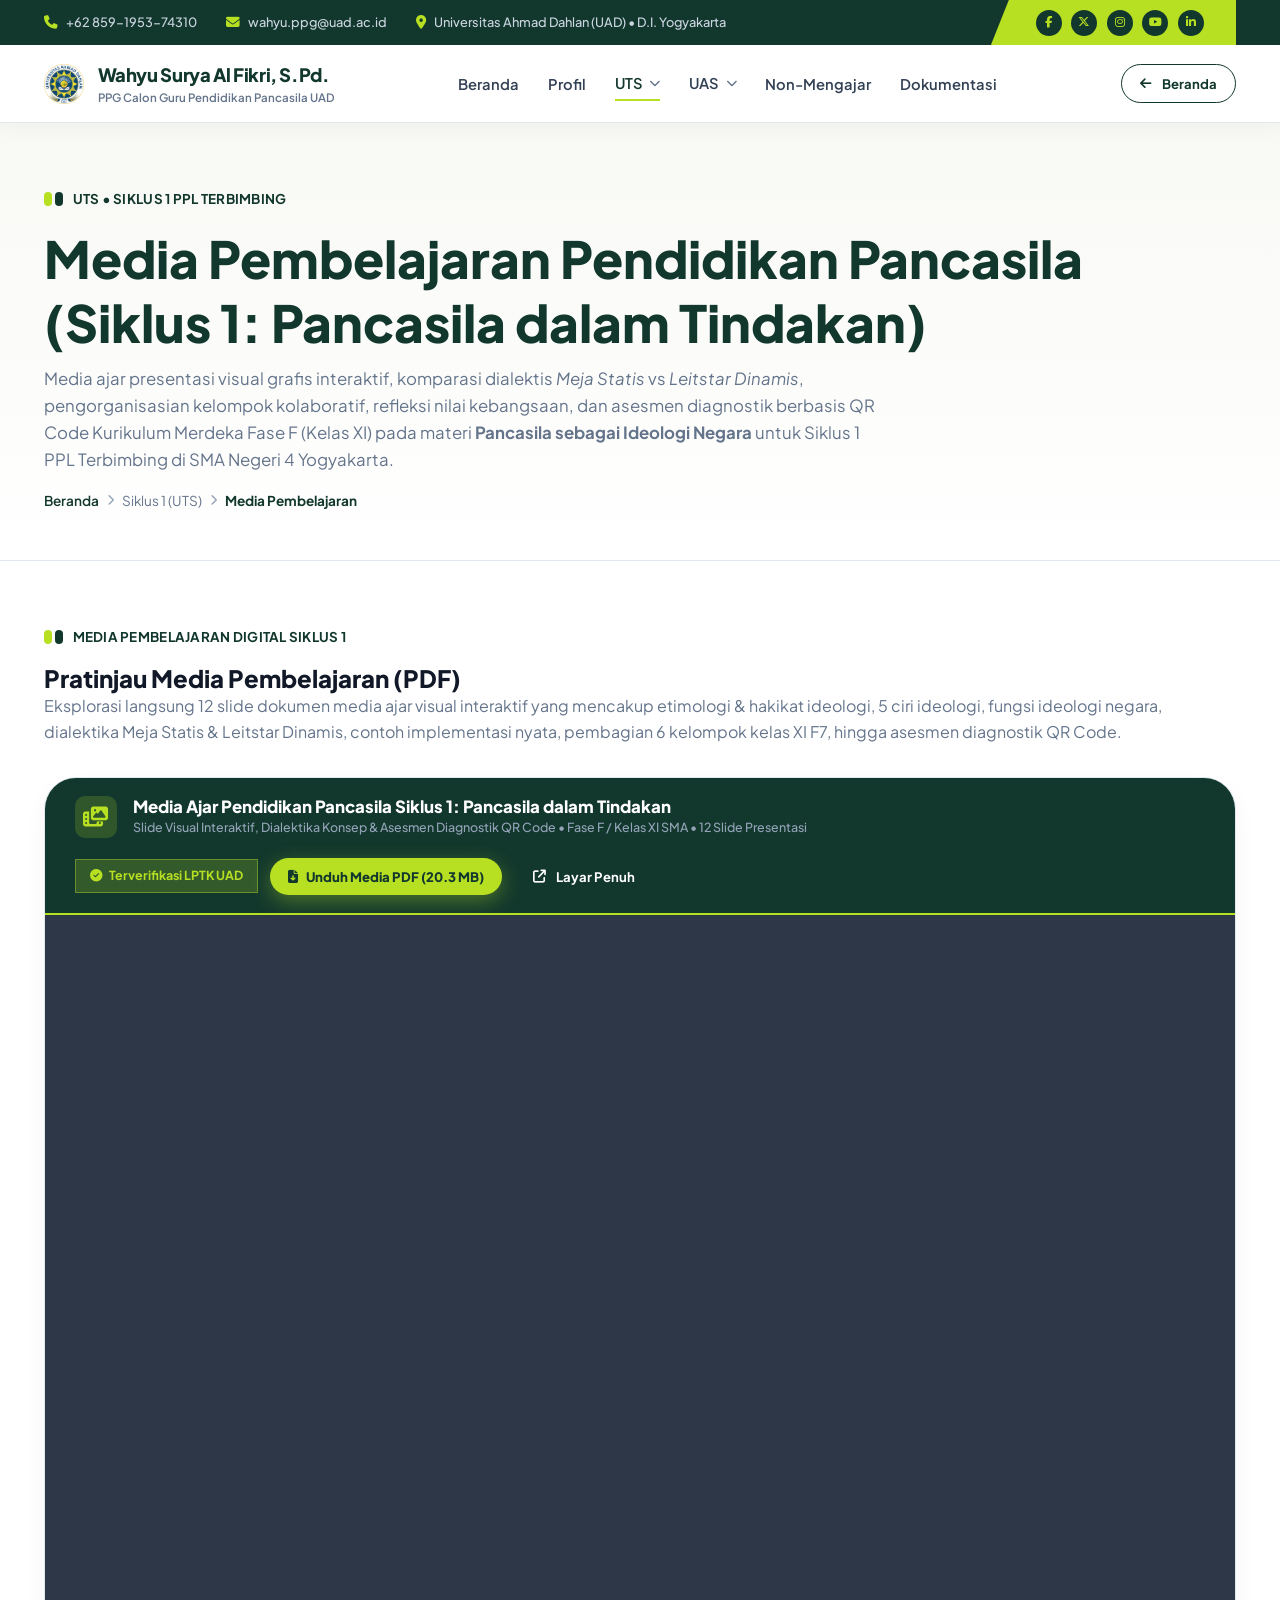
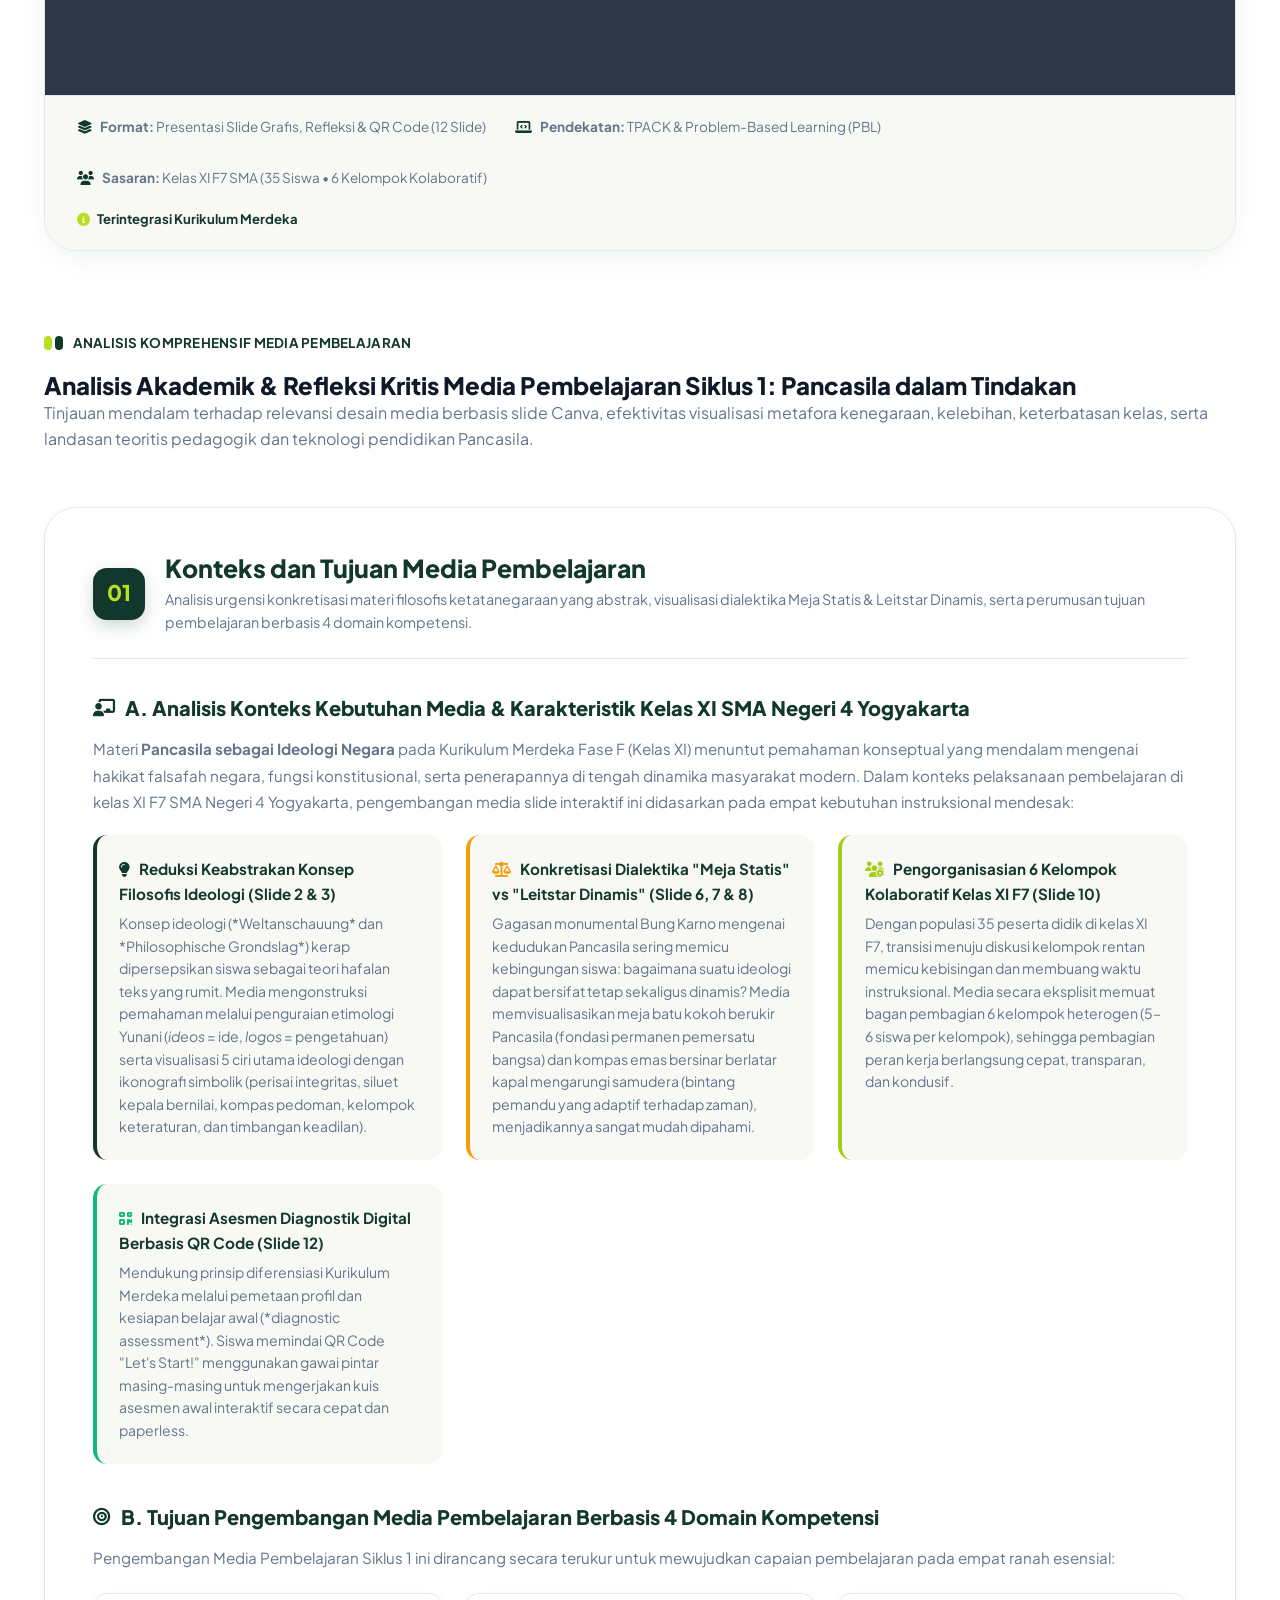
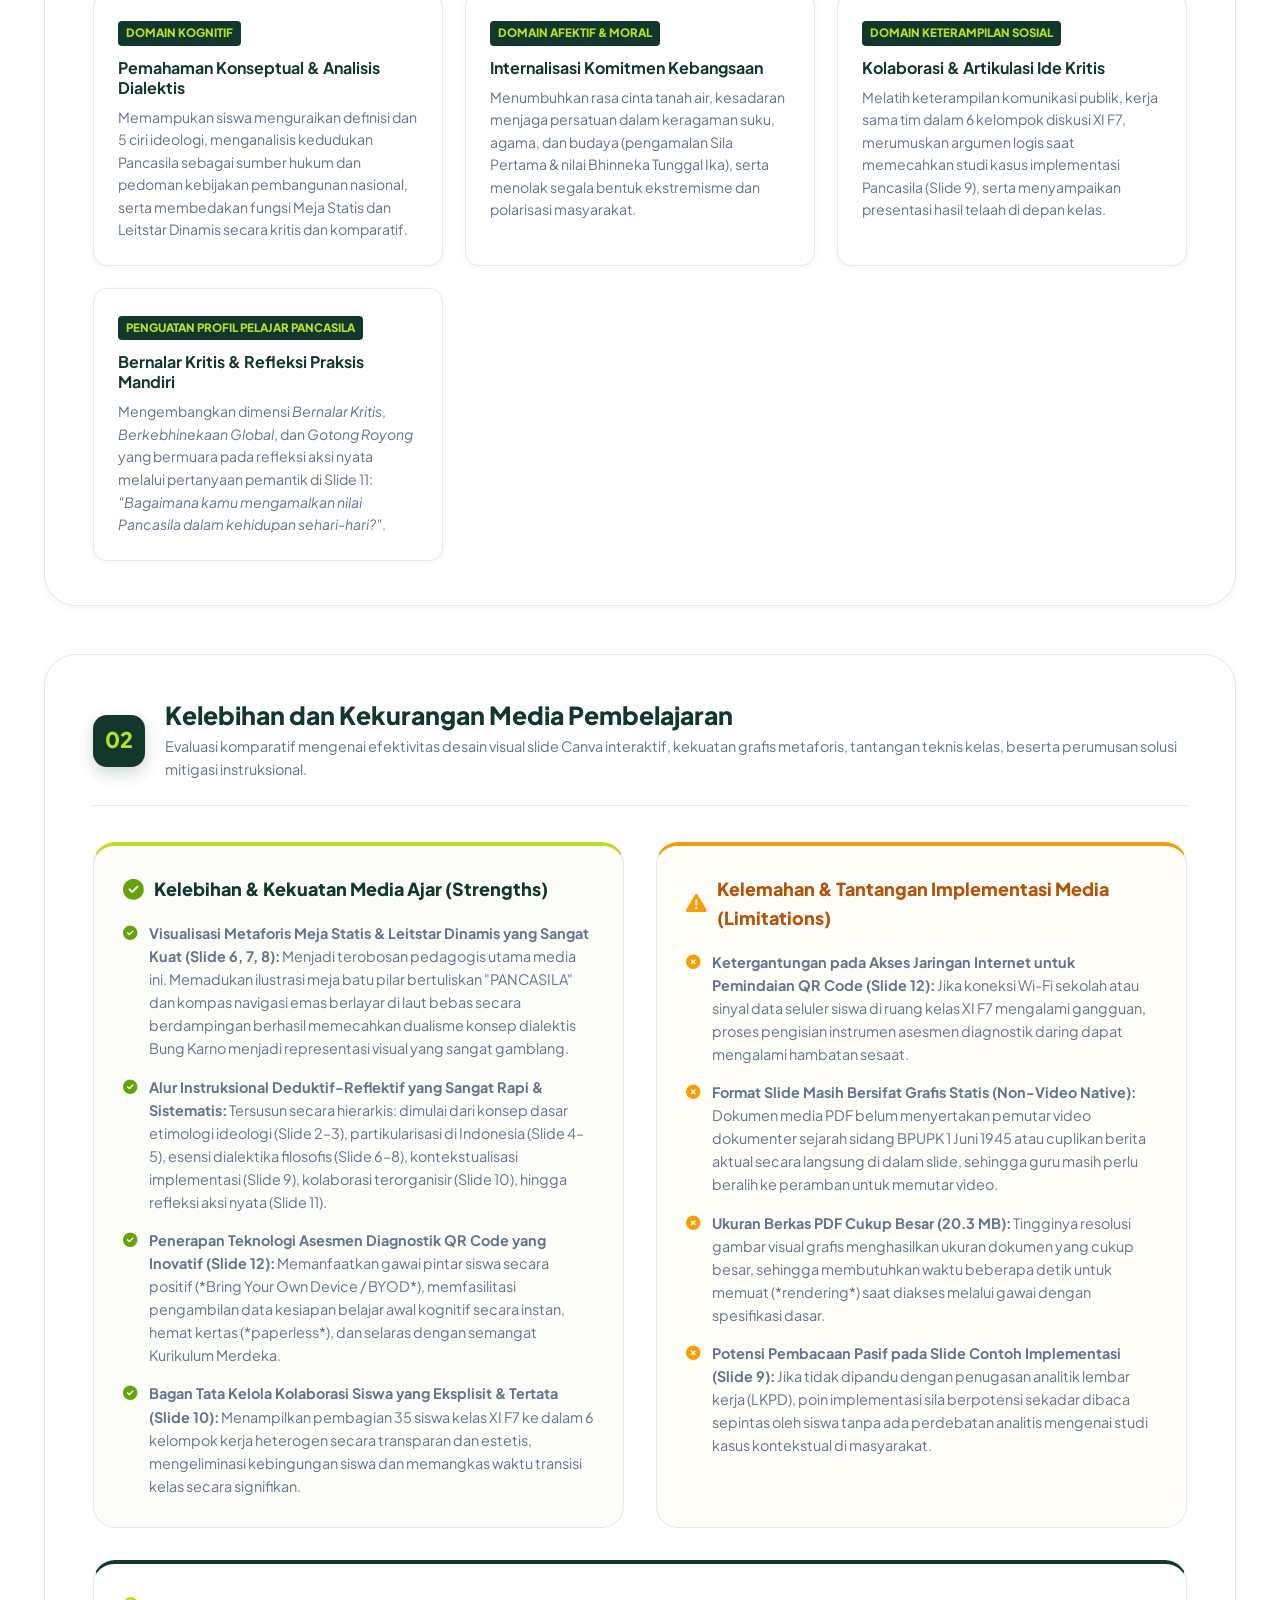
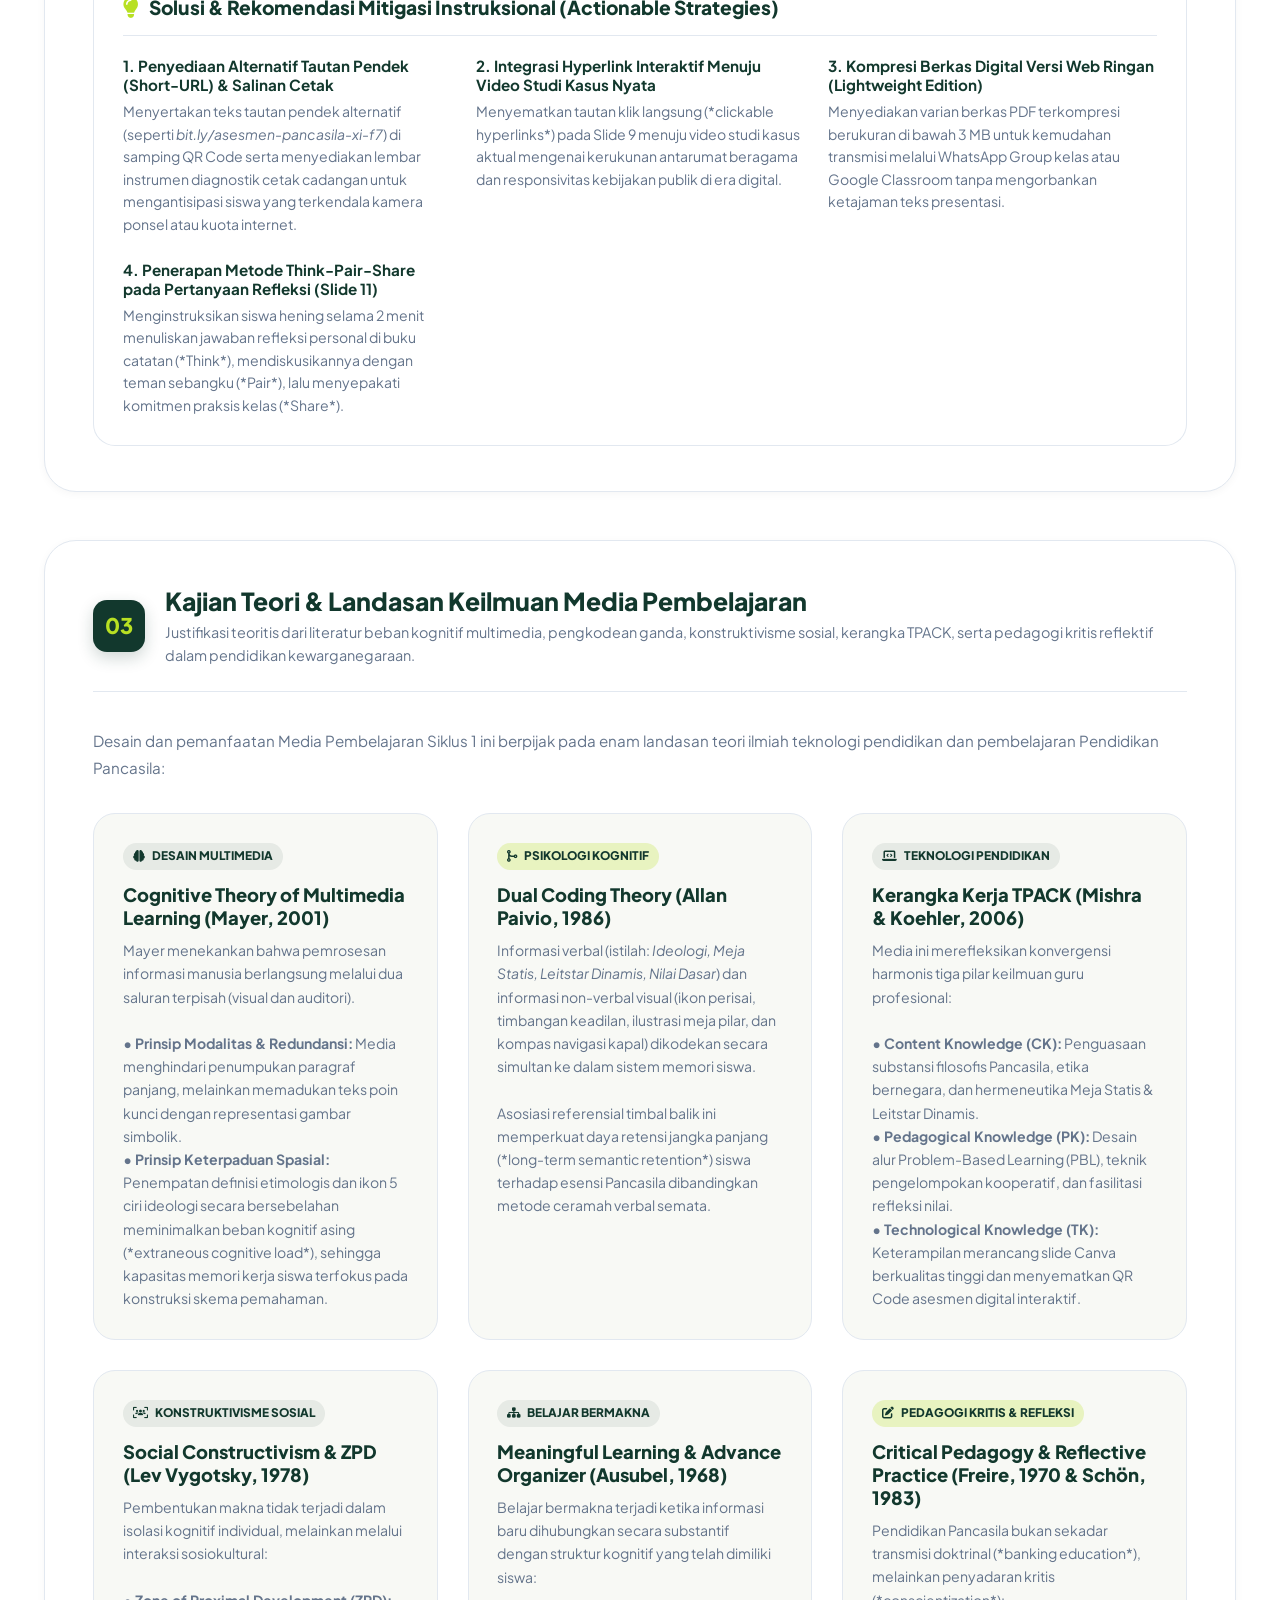
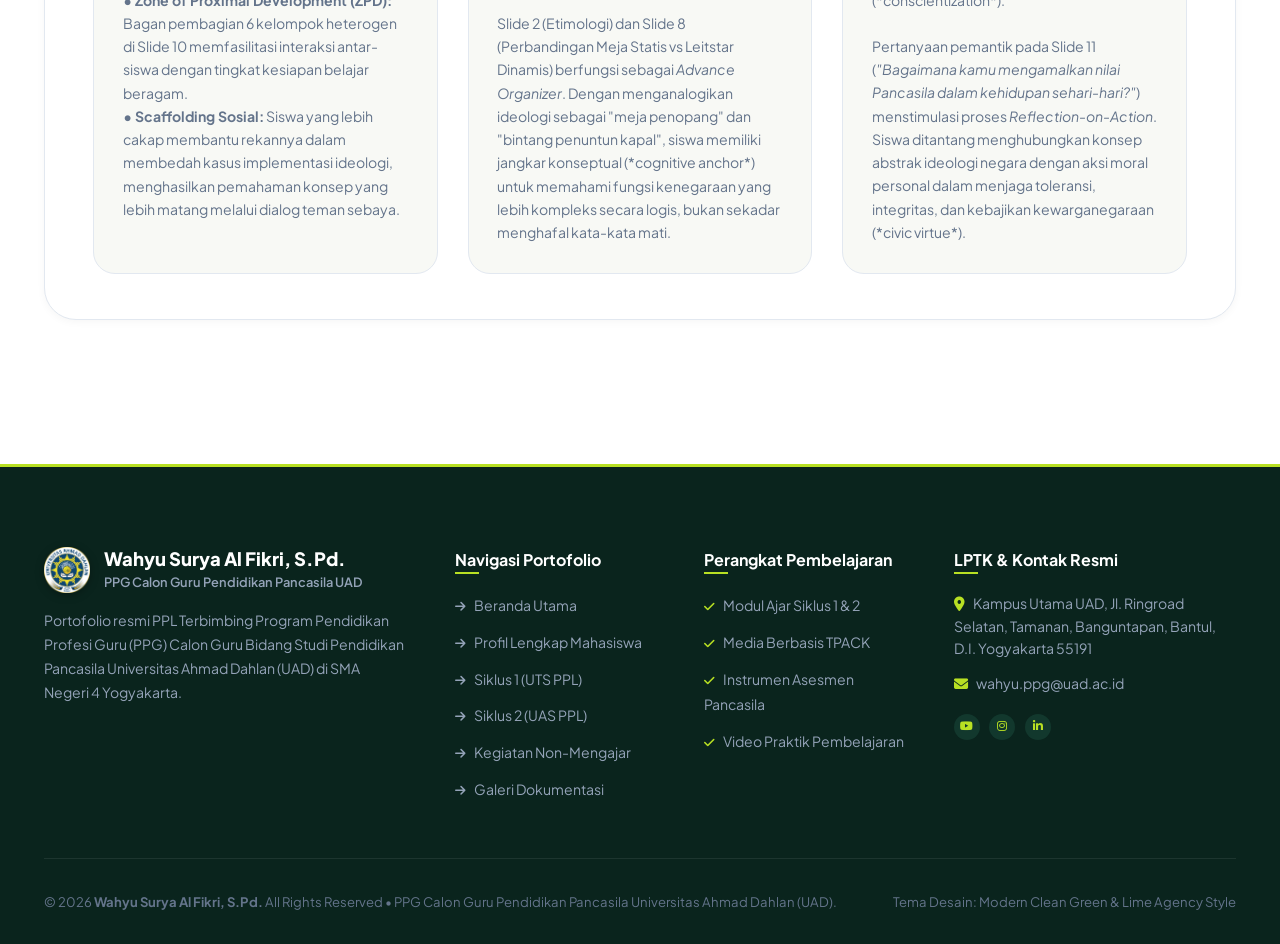
<file: UTS/media.html>
<!DOCTYPE html>
<html lang="id">
<head>
  <meta charset="UTF-8">
  <meta name="viewport" content="width=device-width, initial-scale=1.0">
  <title>UTS - Media Pembelajaran (Siklus 1: Pancasila dalam Tindakan) | Wahyu Surya Al Fikri, S.Pd. - UAD</title>
  
  <link rel="icon" type="image/png" href="../logo.png">
  <link rel="preconnect" href="https://fonts.googleapis.com">
  <link rel="preconnect" href="https://fonts.gstatic.com" crossorigin>
  <link href="https://fonts.googleapis.com/css2?family=Plus+Jakarta+Sans:wght@300;400;500;600;700;800&display=swap" rel="stylesheet">
  <link rel="stylesheet" href="https://cdnjs.cloudflare.com/ajax/libs/font-awesome/6.5.1/css/all.min.css">
  <link rel="stylesheet" href="../css/style.css">
</head>
<body>

  <!-- =================================================================
       1. TOPBAR (Contact Info & Angled Lime Social Strip)
       ================================================================= -->
  <div class="topbar">
    <div class="container topbar-inner">
      <div class="topbar-contact">
        <a href="tel:+62859195374310" class="topbar-item">
          <i class="fa-solid fa-phone"></i>
          <span>+62 859-1953-74310</span>
        </a>
        <a href="mailto:wahyu.ppg@uad.ac.id" class="topbar-item">
          <i class="fa-solid fa-envelope"></i>
          <span>wahyu.ppg@uad.ac.id</span>
        </a>
        <div class="topbar-item">
          <i class="fa-solid fa-location-dot"></i>
          <span>Universitas Ahmad Dahlan (UAD) • D.I. Yogyakarta</span>
        </div>
      </div>

      <div class="topbar-social-wrap">
        <a href="javascript:void(0)" onclick="showToast('Facebook Wahyu Surya Al Fikri')" class="social-circle-btn" aria-label="Facebook"><i class="fa-brands fa-facebook-f"></i></a>
        <a href="javascript:void(0)" onclick="showToast('Twitter / X')" class="social-circle-btn" aria-label="Twitter"><i class="fa-brands fa-x-twitter"></i></a>
        <a href="javascript:void(0)" onclick="showToast('Instagram Wahyu Surya Al Fikri')" class="social-circle-btn" aria-label="Instagram"><i class="fa-brands fa-instagram"></i></a>
        <a href="javascript:void(0)" onclick="showToast('Kanal YouTube Pembelajaran Pendidikan Pancasila')" class="social-circle-btn" aria-label="YouTube"><i class="fa-brands fa-youtube"></i></a>
        <a href="javascript:void(0)" onclick="showToast('LinkedIn Wahyu Surya Al Fikri')" class="social-circle-btn" aria-label="LinkedIn"><i class="fa-brands fa-linkedin-in"></i></a>
      </div>
    </div>
  </div>

  <!-- =================================================================
       2. MAIN NAVBAR
       ================================================================= -->
  <header class="navbar">
    <div class="container navbar-inner">
      <a href="../index.html" class="brand">
        <img src="../logo navbar.png" alt="Logo UAD" class="brand-logo-img" onerror="this.style.display='none'">
        <div>
          <span class="brand-title">Wahyu Surya Al Fikri, S.Pd.</span>
          <span class="brand-subtitle">PPG Calon Guru Pendidikan Pancasila UAD</span>
        </div>
      </a>

      <nav>
        <ul class="nav-links">
          <li><a href="../index.html" class="nav-link">Beranda</a></li>
          <li><a href="../profil.html" class="nav-link">Profil</a></li>
          
          <!-- UTS Dropdown (Active) -->
          <li class="nav-item-dropdown">
            <a href="javascript:void(0)" class="nav-link dropdown-toggle active" role="button">
              UTS <i class="fa-solid fa-chevron-down chevron-icon"></i>
            </a>
            <ul class="dropdown-menu">
              <li><a href="rancangan.html" class="dropdown-item"><i class="fa-solid fa-book-bookmark"></i> Rancangan</a></li>
              <li><a href="materi.html" class="dropdown-item"><i class="fa-solid fa-book-open"></i> Materi</a></li>
              <li><a href="media.html" class="dropdown-item active" style="font-weight:700;"><i class="fa-solid fa-photo-film"></i> Media</a></li>
              <li><a href="instrumen.html" class="dropdown-item"><i class="fa-solid fa-clipboard-check"></i> Instrumen</a></li>
              <li><a href="video.html" class="dropdown-item"><i class="fa-solid fa-circle-play"></i> Video</a></li>
            </ul>
          </li>

          <!-- UAS Dropdown -->
          <li class="nav-item-dropdown">
            <a href="javascript:void(0)" class="nav-link dropdown-toggle" role="button">
              UAS <i class="fa-solid fa-chevron-down chevron-icon"></i>
            </a>
            <ul class="dropdown-menu">
              <li><a href="../UAS/rancangan.html" class="dropdown-item"><i class="fa-solid fa-book-bookmark"></i> Rancangan</a></li>
              <li><a href="../UAS/materi.html" class="dropdown-item"><i class="fa-solid fa-book-open"></i> Materi</a></li>
              <li><a href="../UAS/media.html" class="dropdown-item"><i class="fa-solid fa-photo-film"></i> Media</a></li>
              <li><a href="../UAS/instrumen.html" class="dropdown-item"><i class="fa-solid fa-clipboard-check"></i> Instrumen</a></li>
              <li><a href="../UAS/video.html" class="dropdown-item"><i class="fa-solid fa-circle-play"></i> Video</a></li>
            </ul>
          </li>

          <li><a href="../non-mengajar.html" class="nav-link">Non-Mengajar</a></li>
          <li><a href="../dokumentasi.html" class="nav-link">Dokumentasi</a></li>
        </ul>
      </nav>

      <div class="nav-actions">
        <a href="../index.html" class="btn btn-outline-dark btn-sm">
          <i class="fa-solid fa-arrow-left"></i> Beranda
        </a>
        <button class="mobile-toggle" aria-label="Toggle Menu">
          <i class="fa-solid fa-bars"></i>
        </button>
      </div>
    </div>
  </header>

  <!-- =================================================================
       3. SUBPAGE HERO HEADER
       ================================================================= -->
  <section class="subpage-hero-agency">
    <div class="container">
      <div class="badge-pill-group">
        <span class="twin-dot-icon">
          <span></span><span></span>
        </span>
        <span>UTS • SIKLUS 1 PPL TERBIMBING</span>
      </div>

      <h1 style="font-size: clamp(2.2rem, 4vw, 3.2rem); color: var(--color-primary-dark); margin-bottom: 0.8rem; font-weight: 800;">
        Media Pembelajaran Pendidikan Pancasila (Siklus 1: Pancasila dalam Tindakan)
      </h1>
      <p style="max-width: 840px; font-size: 1.05rem; line-height: 1.6; color: var(--color-text-muted);">
        Media ajar presentasi visual grafis interaktif, komparasi dialektis <em>Meja Statis</em> vs <em>Leitstar Dinamis</em>, pengorganisasian kelompok kolaboratif, refleksi nilai kebangsaan, dan asesmen diagnostik berbasis QR Code Kurikulum Merdeka Fase F (Kelas XI) pada materi <strong>Pancasila sebagai Ideologi Negara</strong> untuk Siklus 1 PPL Terbimbing di SMA Negeri 4 Yogyakarta.
      </p>

      <div class="subpage-breadcrumb">
        <a href="../index.html">Beranda</a>
        <i class="fa-solid fa-chevron-right"></i>
        <span>Siklus 1 (UTS)</span>
        <i class="fa-solid fa-chevron-right"></i>
        <span style="color: var(--color-primary-dark); font-weight: 700;">Media Pembelajaran</span>
      </div>
    </div>
  </section>

  <!-- =================================================================
       4. MAIN CONTENT: PDF VIEWER & COMPREHENSIVE ANALYSIS
       ================================================================= -->
  <main style="padding: 4rem 0 6rem; background: #FFFFFF;">
    <div class="container">
      
      <!-- =============================================================
           A. INTERACTIVE PDF VIEWER SECTION
           ============================================================= -->
      <section style="margin-bottom: 5rem;">
        <div class="section-agency-head" style="margin-bottom: 2rem;">
          <div class="badge-pill-group">
            <span class="twin-dot-icon">
              <span></span><span></span>
            </span>
            <span>MEDIA PEMBELAJARAN DIGITAL SIKLUS 1</span>
          </div>
          <h2 class="section-agency-title">Pratinjau Media Pembelajaran (PDF)</h2>
          <p class="section-agency-subtitle">
            Eksplorasi langsung 12 slide dokumen media ajar visual interaktif yang mencakup etimologi & hakikat ideologi, 5 ciri ideologi, fungsi ideologi negara, dialektika Meja Statis & Leitstar Dinamis, contoh implementasi nyata, pembagian 6 kelompok kelas XI F7, hingga asesmen diagnostik QR Code.
          </p>
        </div>

        <!-- PDF Viewer Container Card -->
        <div class="pdf-viewer-card">
          <!-- Toolbar -->
          <div class="pdf-viewer-toolbar">
            <div class="pdf-toolbar-info">
              <div class="pdf-toolbar-icon">
                <i class="fa-solid fa-photo-film"></i>
              </div>
              <div>
                <div class="pdf-toolbar-title">Media Ajar Pendidikan Pancasila Siklus 1: Pancasila dalam Tindakan</div>
                <div class="pdf-toolbar-sub">
                  Slide Visual Interaktif, Dialektika Konsep & Asesmen Diagnostik QR Code • Fase F / Kelas XI SMA • 12 Slide Presentasi
                </div>
              </div>
            </div>

            <div class="pdf-toolbar-actions">
              <span class="tag-pill" style="background: rgba(184, 224, 35, 0.2); color: #B8E023; font-weight: 700; border: 1px solid rgba(184, 224, 35, 0.4); padding: 6px 14px; font-size: 0.78rem;">
                <i class="fa-solid fa-circle-check" style="margin-right: 5px;"></i> Terverifikasi LPTK UAD
              </span>
              <a href="../Dokumen/Media Siklus 1.pdf" download="Media_Pembelajaran_Pendidikan_Pancasila_Siklus1_WahyuSuryaAlFikri.pdf" class="btn btn-primary-lime btn-sm">
                <i class="fa-solid fa-file-arrow-down"></i> Unduh Media PDF (20.3 MB)
              </a>
              <a href="../Dokumen/Media Siklus 1.pdf" target="_blank" rel="noopener noreferrer" class="btn btn-outline-light btn-sm" style="border-color: rgba(255,255,255,0.4); color: #FFFFFF;">
                <i class="fa-solid fa-arrow-up-right-from-square"></i> Layar Penuh
              </a>
            </div>
          </div>

          <!-- Embedded Frame -->
          <div class="pdf-frame-wrapper">
            <iframe 
              src="../Dokumen/Media Siklus 1.pdf#toolbar=1&navpanes=0&scrollbar=1" 
              title="Media Pembelajaran Siklus 1 Wahyu Surya Al Fikri - Pendidikan Pancasila"
              loading="lazy">
              <p style="padding: 2rem; color: #FFFFFF; text-align: center;">
                Peramban Anda tidak mendukung tampilan PDF langsung. Silakan 
                <a href="../Dokumen/Media Siklus 1.pdf" target="_blank" style="color: var(--color-accent-lime); font-weight: bold; text-decoration: underline;">
                  Klik di sini untuk mengunduh atau membuka Media Pembelajaran Siklus 1 (.PDF)
                </a>.
              </p>
            </iframe>
          </div>

          <!-- Footer Metadata Bar -->
          <div style="background: #F8F9F5; padding: 1.25rem 2rem; border-top: 1px solid var(--color-border-light); display: flex; align-items: center; justify-content: space-between; flex-wrap: wrap; gap: 1rem;">
            <div style="display: flex; align-items: center; gap: 1.8rem; flex-wrap: wrap;">
              <div style="font-size: 0.85rem; color: var(--color-text-muted);">
                <i class="fa-solid fa-layer-group" style="color: var(--color-primary-dark); margin-right: 6px;"></i>
                <strong>Format:</strong> Presentasi Slide Grafis, Refleksi & QR Code (12 Slide)
              </div>
              <div style="font-size: 0.85rem; color: var(--color-text-muted);">
                <i class="fa-solid fa-laptop-code" style="color: var(--color-primary-dark); margin-right: 6px;"></i>
                <strong>Pendekatan:</strong> TPACK & Problem-Based Learning (PBL)
              </div>
              <div style="font-size: 0.85rem; color: var(--color-text-muted);">
                <i class="fa-solid fa-users" style="color: var(--color-primary-dark); margin-right: 6px;"></i>
                <strong>Sasaran:</strong> Kelas XI F7 SMA (35 Siswa • 6 Kelompok Kolaboratif)
              </div>
            </div>
            <div>
              <a href="javascript:void(0)" onclick="showToast('Media Terintegrasi Kurikulum Merdeka Fase F')" style="font-size: 0.82rem; color: var(--color-primary-dark); font-weight: 700; text-decoration: none;">
                <i class="fa-solid fa-circle-info" style="color: var(--color-accent-lime); margin-right: 5px;"></i> Terintegrasi Kurikulum Merdeka
              </a>
            </div>
          </div>
        </div>
      </section>

      <!-- =============================================================
           B. COMPREHENSIVE ANALYSIS OF THE LEARNING MEDIA
           ============================================================= -->
      <section>
        <div class="section-agency-head" style="margin-bottom: 3.5rem;">
          <div class="badge-pill-group">
            <span class="twin-dot-icon">
              <span></span><span></span>
            </span>
            <span>ANALISIS KOMPREHENSIF MEDIA PEMBELAJARAN</span>
          </div>
          <h2 class="section-agency-title">Analisis Akademik & Refleksi Kritis Media Pembelajaran Siklus 1: Pancasila dalam Tindakan</h2>
          <p class="section-agency-subtitle">
            Tinjauan mendalam terhadap relevansi desain media berbasis slide Canva, efektivitas visualisasi metafora kenegaraan, kelebihan, keterbatasan kelas, serta landasan teoritis pedagogik dan teknologi pendidikan Pancasila.
          </p>
        </div>

        <!-- =========================================================
             1. KONTEKS DAN TUJUAN MEDIA
             ========================================================= -->
        <article class="analysis-module-card">
          <div class="analysis-module-header">
            <div class="analysis-module-num">01</div>
            <div>
              <h3 class="analysis-module-title">Konteks dan Tujuan Media Pembelajaran</h3>
              <p class="analysis-module-desc">
                Analisis urgensi konkretisasi materi filosofis ketatanegaraan yang abstrak, visualisasi dialektika Meja Statis & Leitstar Dinamis, serta perumusan tujuan pembelajaran berbasis 4 domain kompetensi.
              </p>
            </div>
          </div>

          <div class="analysis-content-body">
            
            <!-- Konteks Kebutuhan Media di Lapangan -->
            <div style="margin-bottom: 2.5rem;">
              <h4 style="font-size: 1.25rem; font-weight: 800; color: var(--color-primary-dark); margin-bottom: 1rem; display: flex; align-items: center; gap: 0.65rem;">
                <i class="fa-solid fa-chalkboard-user" style="color: var(--color-primary-dark); font-size: 1.1rem;"></i>
                A. Analisis Konteks Kebutuhan Media & Karakteristik Kelas XI SMA Negeri 4 Yogyakarta
              </h4>
              <p style="font-size: 0.95rem; color: var(--color-text-muted); line-height: 1.75; margin-bottom: 1.2rem;">
                Materi <strong>Pancasila sebagai Ideologi Negara</strong> pada Kurikulum Merdeka Fase F (Kelas XI) menuntut pemahaman konseptual yang mendalam mengenai hakikat falsafah negara, fungsi konstitusional, serta penerapannya di tengah dinamika masyarakat modern. Dalam konteks pelaksanaan pembelajaran di kelas XI F7 SMA Negeri 4 Yogyakarta, pengembangan media slide interaktif ini didasarkan pada empat kebutuhan instruksional mendesak:
              </p>
              
              <div style="display: grid; grid-template-columns: repeat(auto-fit, minmax(320px, 1fr)); gap: 1.5rem; margin-bottom: 1.5rem;">
                <div style="background: #F8F9F5; border-radius: var(--radius-md); padding: 1.4rem; border-left: 4px solid var(--color-primary-dark);">
                  <strong style="display: block; color: var(--color-primary-dark); font-size: 0.95rem; margin-bottom: 0.4rem;">
                    <i class="fa-solid fa-lightbulb" style="margin-right: 6px; color: var(--color-primary-dark);"></i> Reduksi Keabstrakan Konsep Filosofis Ideologi (Slide 2 & 3)
                  </strong>
                  <p style="font-size: 0.88rem; color: var(--color-text-muted); line-height: 1.6; margin: 0;">
                    Konsep ideologi (*Weltanschauung* dan *Philosophische Grondslag*) kerap dipersepsikan siswa sebagai teori hafalan teks yang rumit. Media mengonstruksi pemahaman melalui penguraian etimologi Yunani (<em>ideos</em> = ide, <em>logos</em> = pengetahuan) serta visualisasi 5 ciri utama ideologi dengan ikonografi simbolik (perisai integritas, siluet kepala bernilai, kompas pedoman, kelompok keteraturan, dan timbangan keadilan).
                  </p>
                </div>

                <div style="background: #F8F9F5; border-radius: var(--radius-md); padding: 1.4rem; border-left: 4px solid #F59E0B;">
                  <strong style="display: block; color: var(--color-primary-dark); font-size: 0.95rem; margin-bottom: 0.4rem;">
                    <i class="fa-solid fa-scale-balanced" style="margin-right: 6px; color: #F59E0B;"></i> Konkretisasi Dialektika "Meja Statis" vs "Leitstar Dinamis" (Slide 6, 7 & 8)
                  </strong>
                  <p style="font-size: 0.88rem; color: var(--color-text-muted); line-height: 1.6; margin: 0;">
                    Gagasan monumental Bung Karno mengenai kedudukan Pancasila sering memicu kebingungan siswa: bagaimana suatu ideologi dapat bersifat tetap sekaligus dinamis? Media memvisualisasikan meja batu kokoh berukir Pancasila (fondasi permanen pemersatu bangsa) dan kompas emas bersinar berlatar kapal mengarungi samudera (bintang pemandu yang adaptif terhadap zaman), menjadikannya sangat mudah dipahami.
                  </p>
                </div>

                <div style="background: #F8F9F5; border-radius: var(--radius-md); padding: 1.4rem; border-left: 4px solid var(--color-accent-lime-hover);">
                  <strong style="display: block; color: var(--color-primary-dark); font-size: 0.95rem; margin-bottom: 0.4rem;">
                    <i class="fa-solid fa-users-gear" style="margin-right: 6px; color: var(--color-accent-lime-hover);"></i> Pengorganisasian 6 Kelompok Kolaboratif Kelas XI F7 (Slide 10)
                  </strong>
                  <p style="font-size: 0.88rem; color: var(--color-text-muted); line-height: 1.6; margin: 0;">
                    Dengan populasi 35 peserta didik di kelas XI F7, transisi menuju diskusi kelompok rentan memicu kebisingan dan membuang waktu instruksional. Media secara eksplisit memuat bagan pembagian 6 kelompok heterogen (5–6 siswa per kelompok), sehingga pembagian peran kerja berlangsung cepat, transparan, dan kondusif.
                  </p>
                </div>

                <div style="background: #F8F9F5; border-radius: var(--radius-md); padding: 1.4rem; border-left: 4px solid #10B981;">
                  <strong style="display: block; color: var(--color-primary-dark); font-size: 0.95rem; margin-bottom: 0.4rem;">
                    <i class="fa-solid fa-qrcode" style="margin-right: 6px; color: #10B981;"></i> Integrasi Asesmen Diagnostik Digital Berbasis QR Code (Slide 12)
                  </strong>
                  <p style="font-size: 0.88rem; color: var(--color-text-muted); line-height: 1.6; margin: 0;">
                    Mendukung prinsip diferensiasi Kurikulum Merdeka melalui pemetaan profil dan kesiapan belajar awal (*diagnostic assessment*). Siswa memindai QR Code "Let's Start!" menggunakan gawai pintar masing-masing untuk mengerjakan kuis asesmen awal interaktif secara cepat dan paperless.
                  </p>
                </div>
              </div>
            </div>

            <!-- Tujuan Pengembangan Media -->
            <div>
              <h4 style="font-size: 1.25rem; font-weight: 800; color: var(--color-primary-dark); margin-bottom: 1rem; display: flex; align-items: center; gap: 0.65rem;">
                <i class="fa-solid fa-bullseye" style="color: var(--color-primary-dark); font-size: 1.1rem;"></i>
                B. Tujuan Pengembangan Media Pembelajaran Berbasis 4 Domain Kompetensi
              </h4>
              <p style="font-size: 0.95rem; color: var(--color-text-muted); line-height: 1.7; margin-bottom: 1.4rem;">
                Pengembangan Media Pembelajaran Siklus 1 ini dirancang secara terukur untuk mewujudkan capaian pembelajaran pada empat ranah esensial:
              </p>

              <div style="display: grid; grid-template-columns: repeat(auto-fit, minmax(260px, 1fr)); gap: 1.4rem;">
                
                <!-- Tujuan Kognitif -->
                <div style="background: #FFFFFF; border: 1px solid var(--color-border-light); border-radius: var(--radius-md); padding: 1.5rem; box-shadow: var(--shadow-sm);">
                  <div style="display: inline-block; background: var(--color-primary-dark); color: var(--color-accent-lime); font-size: 0.72rem; font-weight: 800; padding: 3px 8px; border-radius: 4px; margin-bottom: 0.75rem;">
                    DOMAIN KOGNITIF
                  </div>
                  <h5 style="font-size: 1rem; font-weight: 700; color: var(--color-primary-dark); margin-bottom: 0.5rem;">
                    Pemahaman Konseptual & Analisis Dialektis
                  </h5>
                  <p style="font-size: 0.88rem; color: var(--color-text-muted); line-height: 1.6; margin: 0;">
                    Memampukan siswa menguraikan definisi dan 5 ciri ideologi, menganalisis kedudukan Pancasila sebagai sumber hukum dan pedoman kebijakan pembangunan nasional, serta membedakan fungsi Meja Statis dan Leitstar Dinamis secara kritis dan komparatif.
                  </p>
                </div>

                <!-- Tujuan Afektif & Nilai Kebangsaan -->
                <div style="background: #FFFFFF; border: 1px solid var(--color-border-light); border-radius: var(--radius-md); padding: 1.5rem; box-shadow: var(--shadow-sm);">
                  <div style="display: inline-block; background: var(--color-primary-dark); color: var(--color-accent-lime); font-size: 0.72rem; font-weight: 800; padding: 3px 8px; border-radius: 4px; margin-bottom: 0.75rem;">
                    DOMAIN AFEKTIF & MORAL
                  </div>
                  <h5 style="font-size: 1rem; font-weight: 700; color: var(--color-primary-dark); margin-bottom: 0.5rem;">
                    Internalisasi Komitmen Kebangsaan
                  </h5>
                  <p style="font-size: 0.88rem; color: var(--color-text-muted); line-height: 1.6; margin: 0;">
                    Menumbuhkan rasa cinta tanah air, kesadaran menjaga persatuan dalam keragaman suku, agama, dan budaya (pengamalan Sila Pertama & nilai Bhinneka Tunggal Ika), serta menolak segala bentuk ekstremisme dan polarisasi masyarakat.
                  </p>
                </div>

                <!-- Tujuan Psikomotorik / Keterampilan Sosial -->
                <div style="background: #FFFFFF; border: 1px solid var(--color-border-light); border-radius: var(--radius-md); padding: 1.5rem; box-shadow: var(--shadow-sm);">
                  <div style="display: inline-block; background: var(--color-primary-dark); color: var(--color-accent-lime); font-size: 0.72rem; font-weight: 800; padding: 3px 8px; border-radius: 4px; margin-bottom: 0.75rem;">
                    DOMAIN KETERAMPILAN SOSIAL
                  </div>
                  <h5 style="font-size: 1rem; font-weight: 700; color: var(--color-primary-dark); margin-bottom: 0.5rem;">
                    Kolaborasi & Artikulasi Ide Kritis
                  </h5>
                  <p style="font-size: 0.88rem; color: var(--color-text-muted); line-height: 1.6; margin: 0;">
                    Melatih keterampilan komunikasi publik, kerja sama tim dalam 6 kelompok diskusi XI F7, merumuskan argumen logis saat memecahkan studi kasus implementasi Pancasila (Slide 9), serta menyampaikan presentasi hasil telaah di depan kelas.
                  </p>
                </div>

                <!-- Tujuan Karakter Profil Pelajar Pancasila -->
                <div style="background: #FFFFFF; border: 1px solid var(--color-border-light); border-radius: var(--radius-md); padding: 1.5rem; box-shadow: var(--shadow-sm);">
                  <div style="display: inline-block; background: var(--color-primary-dark); color: var(--color-accent-lime); font-size: 0.72rem; font-weight: 800; padding: 3px 8px; border-radius: 4px; margin-bottom: 0.75rem;">
                    PENGUATAN PROFIL PELAJAR PANCASILA
                  </div>
                  <h5 style="font-size: 1rem; font-weight: 700; color: var(--color-primary-dark); margin-bottom: 0.5rem;">
                    Bernalar Kritis & Refleksi Praksis Mandiri
                  </h5>
                  <p style="font-size: 0.88rem; color: var(--color-text-muted); line-height: 1.6; margin: 0;">
                    Mengembangkan dimensi <em>Bernalar Kritis</em>, <em>Berkebhinekaan Global</em>, dan <em>Gotong Royong</em> yang bermuara pada refleksi aksi nyata melalui pertanyaan pemantik di Slide 11: <em>"Bagaimana kamu mengamalkan nilai Pancasila dalam kehidupan sehari-hari?"</em>.
                  </p>
                </div>

              </div>
            </div>

          </div>
        </article>

        <!-- =========================================================
             2. KELEBIHAN DAN KEKURANGAN MEDIA
             ========================================================= -->
        <article class="analysis-module-card">
          <div class="analysis-module-header">
            <div class="analysis-module-num">02</div>
            <div>
              <h3 class="analysis-module-title">Kelebihan dan Kekurangan Media Pembelajaran</h3>
              <p class="analysis-module-desc">
                Evaluasi komparatif mengenai efektivitas desain visual slide Canva interaktif, kekuatan grafis metaforis, tantangan teknis kelas, beserta perumusan solusi mitigasi instruksional.
              </p>
            </div>
          </div>

          <div class="analysis-content-body">
            
            <!-- 2-Column Grid: Pro vs Con -->
            <div class="analysis-grid-2col">
              
              <!-- Kolom Kelebihan -->
              <div class="analysis-box-item pro">
                <div class="analysis-box-title" style="color: var(--color-primary-dark);">
                  <i class="fa-solid fa-circle-check" style="color: #65A30D; font-size: 1.3rem;"></i>
                  Kelebihan & Kekuatan Media Ajar (Strengths)
                </div>
                <ul class="analysis-list">
                  <li>
                    <i class="fa-solid fa-check-circle" style="color: #65A30D;"></i>
                    <div>
                      <strong>Visualisasi Metaforis Meja Statis & Leitstar Dinamis yang Sangat Kuat (Slide 6, 7, 8):</strong>
                      Menjadi terobosan pedagogis utama media ini. Memadukan ilustrasi meja batu pilar bertuliskan "PANCASILA" dan kompas navigasi emas berlayar di laut bebas secara berdampingan berhasil memecahkan dualisme konsep dialektis Bung Karno menjadi representasi visual yang sangat gamblang.
                    </div>
                  </li>
                  <li>
                    <i class="fa-solid fa-check-circle" style="color: #65A30D;"></i>
                    <div>
                      <strong>Alur Instruksional Deduktif-Reflektif yang Sangat Rapi & Sistematis:</strong>
                      Tersusun secara hierarkis: dimulai dari konsep dasar etimologi ideologi (Slide 2–3), partikularisasi di Indonesia (Slide 4–5), esensi dialektika filosofis (Slide 6–8), kontekstualisasi implementasi (Slide 9), kolaborasi terorganisir (Slide 10), hingga refleksi aksi nyata (Slide 11).
                    </div>
                  </li>
                  <li>
                    <i class="fa-solid fa-check-circle" style="color: #65A30D;"></i>
                    <div>
                      <strong>Penerapan Teknologi Asesmen Diagnostik QR Code yang Inovatif (Slide 12):</strong>
                      Memanfaatkan gawai pintar siswa secara positif (*Bring Your Own Device / BYOD*), memfasilitasi pengambilan data kesiapan belajar awal kognitif secara instan, hemat kertas (*paperless*), dan selaras dengan semangat Kurikulum Merdeka.
                    </div>
                  </li>
                  <li>
                    <i class="fa-solid fa-check-circle" style="color: #65A30D;"></i>
                    <div>
                      <strong>Bagan Tata Kelola Kolaborasi Siswa yang Eksplisit & Tertata (Slide 10):</strong>
                      Menampilkan pembagian 35 siswa kelas XI F7 ke dalam 6 kelompok kerja heterogen secara transparan dan estetis, mengeliminasi kebingungan siswa dan memangkas waktu transisi kelas secara signifikan.
                    </div>
                  </li>
                </ul>
              </div>

              <!-- Kolom Kekurangan / Tantangan -->
              <div class="analysis-box-item con">
                <div class="analysis-box-title" style="color: #B45309;">
                  <i class="fa-solid fa-triangle-exclamation" style="color: #F59E0B; font-size: 1.3rem;"></i>
                  Kelemahan & Tantangan Implementasi Media (Limitations)
                </div>
                <ul class="analysis-list">
                  <li>
                    <i class="fa-solid fa-circle-xmark" style="color: #F59E0B;"></i>
                    <div>
                      <strong>Ketergantungan pada Akses Jaringan Internet untuk Pemindaian QR Code (Slide 12):</strong>
                      Jika koneksi Wi-Fi sekolah atau sinyal data seluler siswa di ruang kelas XI F7 mengalami gangguan, proses pengisian instrumen asesmen diagnostik daring dapat mengalami hambatan sesaat.
                    </div>
                  </li>
                  <li>
                    <i class="fa-solid fa-circle-xmark" style="color: #F59E0B;"></i>
                    <div>
                      <strong>Format Slide Masih Bersifat Grafis Statis (Non-Video Native):</strong>
                      Dokumen media PDF belum menyertakan pemutar video dokumenter sejarah sidang BPUPK 1 Juni 1945 atau cuplikan berita aktual secara langsung di dalam slide, sehingga guru masih perlu beralih ke peramban untuk memutar video.
                    </div>
                  </li>
                  <li>
                    <i class="fa-solid fa-circle-xmark" style="color: #F59E0B;"></i>
                    <div>
                      <strong>Ukuran Berkas PDF Cukup Besar (20.3 MB):</strong>
                      Tingginya resolusi gambar visual grafis menghasilkan ukuran dokumen yang cukup besar, sehingga membutuhkan waktu beberapa detik untuk memuat (*rendering*) saat diakses melalui gawai dengan spesifikasi dasar.
                    </div>
                  </li>
                  <li>
                    <i class="fa-solid fa-circle-xmark" style="color: #F59E0B;"></i>
                    <div>
                      <strong>Potensi Pembacaan Pasif pada Slide Contoh Implementasi (Slide 9):</strong>
                      Jika tidak dipandu dengan penugasan analitik lembar kerja (LKPD), poin implementasi sila berpotensi sekadar dibaca sepintas oleh siswa tanpa ada perdebatan analitis mengenai studi kasus kontekstual di masyarakat.
                    </div>
                  </li>
                </ul>
              </div>

            </div>

            <!-- Solusi dan Mitigasi Lapangan -->
            <div class="analysis-box-item solution">
              <div class="analysis-box-title" style="color: var(--color-primary-dark); font-size: 1.2rem; border-bottom: 1px solid var(--color-border-light); padding-bottom: 0.75rem; margin-bottom: 1.25rem;">
                <i class="fa-solid fa-lightbulb" style="color: var(--color-accent-lime); font-size: 1.3rem;"></i>
                Solusi & Rekomendasi Mitigasi Instruksional (Actionable Strategies)
              </div>
              <div style="display: grid; grid-template-columns: repeat(auto-fit, minmax(280px, 1fr)); gap: 1.5rem;">
                <div>
                  <h5 style="color: var(--color-primary-dark); font-size: 0.95rem; font-weight: 700; margin-bottom: 0.4rem;">
                    1. Penyediaan Alternatif Tautan Pendek (Short-URL) & Salinan Cetak
                  </h5>
                  <p style="font-size: 0.88rem; color: var(--color-text-muted); line-height: 1.6; margin: 0;">
                    Menyertakan teks tautan pendek alternatif (seperti <em>bit.ly/asesmen-pancasila-xi-f7</em>) di samping QR Code serta menyediakan lembar instrumen diagnostik cetak cadangan untuk mengantisipasi siswa yang terkendala kamera ponsel atau kuota internet.
                  </p>
                </div>
                <div>
                  <h5 style="color: var(--color-primary-dark); font-size: 0.95rem; font-weight: 700; margin-bottom: 0.4rem;">
                    2. Integrasi Hyperlink Interaktif Menuju Video Studi Kasus Nyata
                  </h5>
                  <p style="font-size: 0.88rem; color: var(--color-text-muted); line-height: 1.6; margin: 0;">
                    Menyematkan tautan klik langsung (*clickable hyperlinks*) pada Slide 9 menuju video studi kasus aktual mengenai kerukunan antarumat beragama dan responsivitas kebijakan publik di era digital.
                  </p>
                </div>
                <div>
                  <h5 style="color: var(--color-primary-dark); font-size: 0.95rem; font-weight: 700; margin-bottom: 0.4rem;">
                    3. Kompresi Berkas Digital Versi Web Ringan (Lightweight Edition)
                  </h5>
                  <p style="font-size: 0.88rem; color: var(--color-text-muted); line-height: 1.6; margin: 0;">
                    Menyediakan varian berkas PDF terkompresi berukuran di bawah 3 MB untuk kemudahan transmisi melalui WhatsApp Group kelas atau Google Classroom tanpa mengorbankan ketajaman teks presentasi.
                  </p>
                </div>
                <div>
                  <h5 style="color: var(--color-primary-dark); font-size: 0.95rem; font-weight: 700; margin-bottom: 0.4rem;">
                    4. Penerapan Metode Think-Pair-Share pada Pertanyaan Refleksi (Slide 11)
                  </h5>
                  <p style="font-size: 0.88rem; color: var(--color-text-muted); line-height: 1.6; margin: 0;">
                    Menginstruksikan siswa hening selama 2 menit menuliskan jawaban refleksi personal di buku catatan (*Think*), mendiskusikannya dengan teman sebangku (*Pair*), lalu menyepakati komitmen praksis kelas (*Share*).
                  </p>
                </div>
              </div>
            </div>

          </div>
        </article>

        <!-- =========================================================
             3. KAJIAN TEORI MEDIA PEMBELAJARAN
             ========================================================= -->
        <article class="analysis-module-card">
          <div class="analysis-module-header">
            <div class="analysis-module-num">03</div>
            <div>
              <h3 class="analysis-module-title">Kajian Teori & Landasan Keilmuan Media Pembelajaran</h3>
              <p class="analysis-module-desc">
                Justifikasi teoritis dari literatur beban kognitif multimedia, pengkodean ganda, konstruktivisme sosial, kerangka TPACK, serta pedagogi kritis reflektif dalam pendidikan kewarganegaraan.
              </p>
            </div>
          </div>

          <div class="analysis-content-body">
            
            <p style="font-size: 0.95rem; color: var(--color-text-muted); line-height: 1.75; margin-bottom: 2rem;">
              Desain dan pemanfaatan Media Pembelajaran Siklus 1 ini berpijak pada enam landasan teori ilmiah teknologi pendidikan dan pembelajaran Pendidikan Pancasila:
            </p>

            <div class="theory-grid">
              
              <!-- Teori 1: Mayer Cognitive Theory of Multimedia Learning -->
              <div class="theory-card">
                <span class="theory-badge">
                  <i class="fa-solid fa-brain" style="margin-right: 5px;"></i> Desain Multimedia
                </span>
                <h4 class="theory-title">Cognitive Theory of Multimedia Learning (Mayer, 2001)</h4>
                <p class="theory-desc">
                  Mayer menekankan bahwa pemrosesan informasi manusia berlangsung melalui dua saluran terpisah (visual dan auditori).
                  <br><br>
                  <strong>• Prinsip Modalitas & Redundansi:</strong> Media menghindari penumpukan paragraf panjang, melainkan memadukan teks poin kunci dengan representasi gambar simbolik.
                  <br>
                  <strong>• Prinsip Keterpaduan Spasial:</strong> Penempatan definisi etimologis dan ikon 5 ciri ideologi secara bersebelahan meminimalkan beban kognitif asing (*extraneous cognitive load*), sehingga kapasitas memori kerja siswa terfokus pada konstruksi skema pemahaman.
                </p>
              </div>

              <!-- Teori 2: Dual Coding Theory Paivio -->
              <div class="theory-card">
                <span class="theory-badge" style="background: rgba(184, 224, 35, 0.25);">
                  <i class="fa-solid fa-code-merge" style="margin-right: 5px;"></i> Psikologi Kognitif
                </span>
                <h4 class="theory-title">Dual Coding Theory (Allan Paivio, 1986)</h4>
                <p class="theory-desc">
                  Informasi verbal (istilah: <em>Ideologi, Meja Statis, Leitstar Dinamis, Nilai Dasar</em>) dan informasi non-verbal visual (ikon perisai, timbangan keadilan, ilustrasi meja pilar, dan kompas navigasi kapal) dikodekan secara simultan ke dalam sistem memori siswa.
                  <br><br>
                  Asosiasi referensial timbal balik ini memperkuat daya retensi jangka panjang (*long-term semantic retention*) siswa terhadap esensi Pancasila dibandingkan metode ceramah verbal semata.
                </p>
              </div>

              <!-- Teori 3: TPACK Framework -->
              <div class="theory-card">
                <span class="theory-badge">
                  <i class="fa-solid fa-laptop-code" style="margin-right: 5px;"></i> Teknologi Pendidikan
                </span>
                <h4 class="theory-title">Kerangka Kerja TPACK (Mishra & Koehler, 2006)</h4>
                <p class="theory-desc">
                  Media ini merefleksikan konvergensi harmonis tiga pilar keilmuan guru profesional:
                  <br><br>
                  <strong>• Content Knowledge (CK):</strong> Penguasaan substansi filosofis Pancasila, etika bernegara, dan hermeneutika Meja Statis & Leitstar Dinamis.
                  <br>
                  <strong>• Pedagogical Knowledge (PK):</strong> Desain alur Problem-Based Learning (PBL), teknik pengelompokan kooperatif, dan fasilitasi refleksi nilai.
                  <br>
                  <strong>• Technological Knowledge (TK):</strong> Keterampilan merancang slide Canva berkualitas tinggi dan menyematkan QR Code asesmen digital interaktif.
                </p>
              </div>

              <!-- Teori 4: Social Constructivism Vygotsky -->
              <div class="theory-card">
                <span class="theory-badge" style="background: rgba(18, 56, 45, 0.08);">
                  <i class="fa-solid fa-users-viewfinder" style="margin-right: 5px;"></i> Konstruktivisme Sosial
                </span>
                <h4 class="theory-title">Social Constructivism & ZPD (Lev Vygotsky, 1978)</h4>
                <p class="theory-desc">
                  Pembentukan makna tidak terjadi dalam isolasi kognitif individual, melainkan melalui interaksi sosiokultural:
                  <br><br>
                  <strong>• Zone of Proximal Development (ZPD):</strong> Bagan pembagian 6 kelompok heterogen di Slide 10 memfasilitasi interaksi antar-siswa dengan tingkat kesiapan belajar beragam.
                  <br>
                  <strong>• Scaffolding Sosial:</strong> Siswa yang lebih cakap membantu rekannya dalam membedah kasus implementasi ideologi, menghasilkan pemahaman konsep yang lebih matang melalui dialog teman sebaya.
                </p>
              </div>

              <!-- Teori 5: Meaningful Learning Theory Ausubel -->
              <div class="theory-card">
                <span class="theory-badge">
                  <i class="fa-solid fa-sitemap" style="margin-right: 5px;"></i> Belajar Bermakna
                </span>
                <h4 class="theory-title">Meaningful Learning & Advance Organizer (Ausubel, 1968)</h4>
                <p class="theory-desc">
                  Belajar bermakna terjadi ketika informasi baru dihubungkan secara substantif dengan struktur kognitif yang telah dimiliki siswa:
                  <br><br>
                  Slide 2 (Etimologi) dan Slide 8 (Perbandingan Meja Statis vs Leitstar Dinamis) berfungsi sebagai <em>Advance Organizer</em>. Dengan menganalogikan ideologi sebagai "meja penopang" dan "bintang penuntun kapal", siswa memiliki jangkar konseptual (*cognitive anchor*) untuk memahami fungsi kenegaraan yang lebih kompleks secara logis, bukan sekadar menghafal kata-kata mati.
                </p>
              </div>

              <!-- Teori 6: Critical Pedagogy & Reflective Education -->
              <div class="theory-card">
                <span class="theory-badge" style="background: rgba(184, 224, 35, 0.25);">
                  <i class="fa-solid fa-pen-to-square" style="margin-right: 5px;"></i> Pedagogi Kritis & Refleksi
                </span>
                <h4 class="theory-title">Critical Pedagogy & Reflective Practice (Freire, 1970 & Schön, 1983)</h4>
                <p class="theory-desc">
                  Pendidikan Pancasila bukan sekadar transmisi doktrinal (*banking education*), melainkan penyadaran kritis (*conscientization*):
                  <br><br>
                  Pertanyaan pemantik pada Slide 11 (<em>"Bagaimana kamu mengamalkan nilai Pancasila dalam kehidupan sehari-hari?"</em>) menstimulasi proses <em>Reflection-on-Action</em>. Siswa ditantang menghubungkan konsep abstrak ideologi negara dengan aksi moral personal dalam menjaga toleransi, integritas, dan kebajikan kewarganegaraan (*civic virtue*).
                </p>
              </div>

            </div>

          </div>
        </article>

      </section>

    </div>
  </main>

  <!-- =================================================================
       5. AGENCY FOOTER
       ================================================================= -->
  <footer class="footer-agency">
    <div class="container">
      <div class="footer-agency-grid">
        
        <!-- Brand Info -->
        <div class="footer-agency-col">
          <div class="footer-agency-brand" style="display: flex; align-items: center; gap: 0.85rem; margin-bottom: 1rem;">
            <img src="../logo navbar.png" alt="Logo UAD" class="footer-agency-logo-img" style="width: 46px; height: 46px; object-fit: contain; background: transparent; padding: 0; border: none; box-shadow: none; flex-shrink: 0;" onerror="this.style.display='none'">
            <div class="footer-agency-brand-text">
              <span class="title" style="display: block; font-size: 1.15rem; font-weight: 800; color: #ffffff;">Wahyu Surya Al Fikri, S.Pd.</span>
              <span class="sub" style="display: block; font-size: 0.8rem; color: #94A3B8; font-weight: 600;">PPG Calon Guru Pendidikan Pancasila UAD</span>
            </div>
          </div>
          <p class="footer-agency-bio" style="color: #94A3B8; font-size: 0.88rem; line-height: 1.7;">
            Portofolio resmi PPL Terbimbing Program Pendidikan Profesi Guru (PPG) Calon Guru Bidang Studi Pendidikan Pancasila Universitas Ahmad Dahlan (UAD) di SMA Negeri 4 Yogyakarta.
          </p>
        </div>

        <!-- Quick Links -->
        <div class="footer-agency-col">
          <h4 class="footer-agency-col-title">Navigasi Portofolio</h4>
          <ul class="footer-agency-links">
            <li><a href="../index.html"><i class="fa-solid fa-arrow-right" style="font-size:0.75rem; margin-right:6px;"></i> Beranda Utama</a></li>
            <li><a href="../profil.html"><i class="fa-solid fa-arrow-right" style="font-size:0.75rem; margin-right:6px;"></i> Profil Lengkap Mahasiswa</a></li>
            <li><a href="rancangan.html"><i class="fa-solid fa-arrow-right" style="font-size:0.75rem; margin-right:6px;"></i> Siklus 1 (UTS PPL)</a></li>
            <li><a href="../UAS/rancangan.html"><i class="fa-solid fa-arrow-right" style="font-size:0.75rem; margin-right:6px;"></i> Siklus 2 (UAS PPL)</a></li>
            <li><a href="../non-mengajar.html"><i class="fa-solid fa-arrow-right" style="font-size:0.75rem; margin-right:6px;"></i> Kegiatan Non-Mengajar</a></li>
            <li><a href="../dokumentasi.html"><i class="fa-solid fa-arrow-right" style="font-size:0.75rem; margin-right:6px;"></i> Galeri Dokumentasi</a></li>
          </ul>
        </div>

        <!-- Perangkat PPL -->
        <div class="footer-agency-col">
          <h4 class="footer-agency-col-title">Perangkat Pembelajaran</h4>
          <ul class="footer-agency-links">
            <li><a href="rancangan.html"><i class="fa-solid fa-check" style="color:var(--color-accent-lime); font-size:0.75rem; margin-right:6px;"></i> Modul Ajar Siklus 1 & 2</a></li>
            <li><a href="media.html"><i class="fa-solid fa-check" style="color:var(--color-accent-lime); font-size:0.75rem; margin-right:6px;"></i> Media Berbasis TPACK</a></li>
            <li><a href="instrumen.html"><i class="fa-solid fa-check" style="color:var(--color-accent-lime); font-size:0.75rem; margin-right:6px;"></i> Instrumen Asesmen Pancasila</a></li>
            <li><a href="video.html"><i class="fa-solid fa-check" style="color:var(--color-accent-lime); font-size:0.75rem; margin-right:6px;"></i> Video Praktik Pembelajaran</a></li>
          </ul>
        </div>

        <!-- Kontak & Alamat -->
        <div class="footer-agency-col">
          <h4 class="footer-agency-col-title">LPTK & Kontak Resmi</h4>
          <p style="font-size: 0.88rem; color: #94A3B8; margin-bottom: 0.75rem;">
            <i class="fa-solid fa-location-dot" style="color: var(--color-accent-lime); margin-right: 6px;"></i> Kampus Utama UAD, Jl. Ringroad Selatan, Tamanan, Banguntapan, Bantul, D.I. Yogyakarta 55191
          </p>
          <p style="font-size: 0.88rem; color: #94A3B8; margin-bottom: 1.25rem;">
            <i class="fa-solid fa-envelope" style="color: var(--color-accent-lime); margin-right: 6px;"></i> wahyu.ppg@uad.ac.id
          </p>
          <div style="display: flex; gap: 0.6rem;">
            <a href="javascript:void(0)" onclick="showToast('YouTube')" class="social-circle-btn"><i class="fa-brands fa-youtube"></i></a>
            <a href="javascript:void(0)" onclick="showToast('Instagram')" class="social-circle-btn"><i class="fa-brands fa-instagram"></i></a>
            <a href="javascript:void(0)" onclick="showToast('LinkedIn')" class="social-circle-btn"><i class="fa-brands fa-linkedin-in"></i></a>
          </div>
        </div>

      </div>

      <div class="footer-bottom-strip">
        <div>
          &copy; 2026 <strong>Wahyu Surya Al Fikri, S.Pd.</strong> All Rights Reserved • PPG Calon Guru Pendidikan Pancasila Universitas Ahmad Dahlan (UAD).
        </div>
        <div>
          Tema Desain: Modern Clean Green & Lime Agency Style
        </div>
      </div>
    </div>
  </footer>

  <script src="../js/main.js"></script>
</body>
</html>
</file>
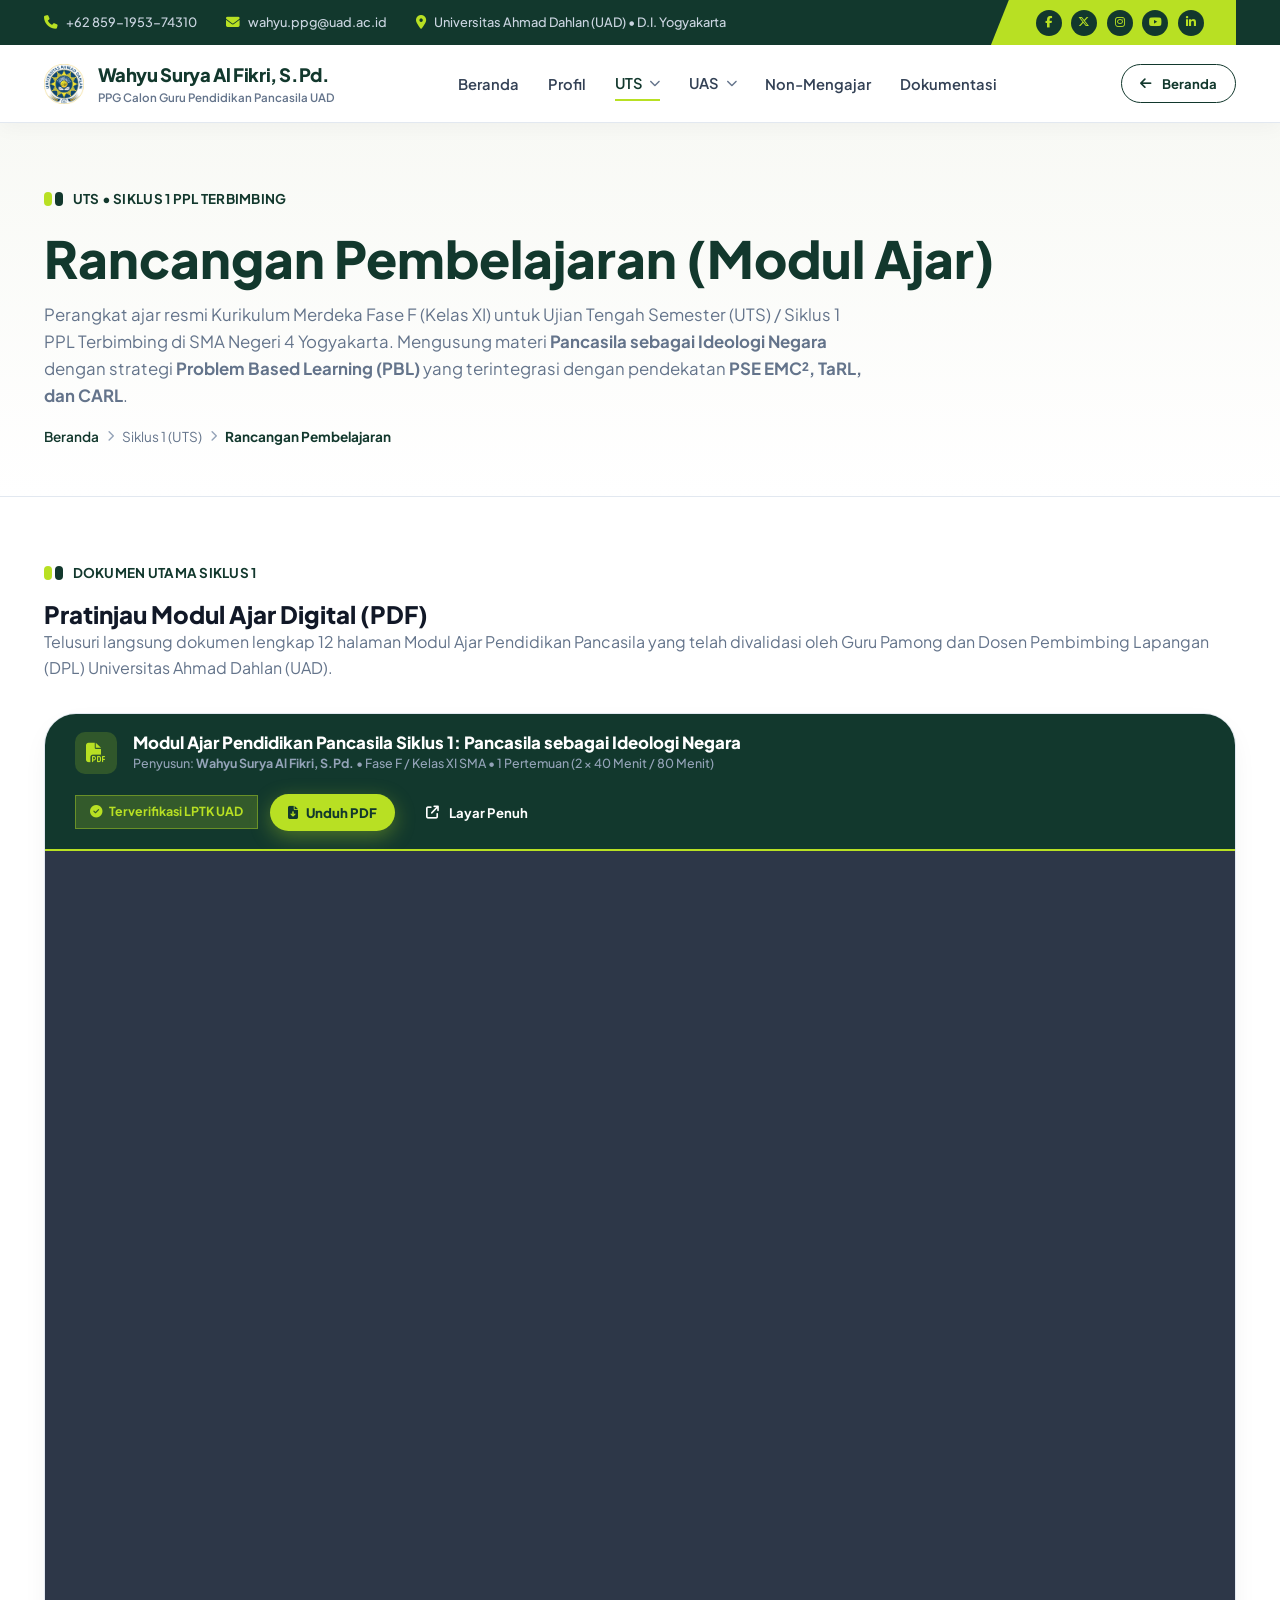
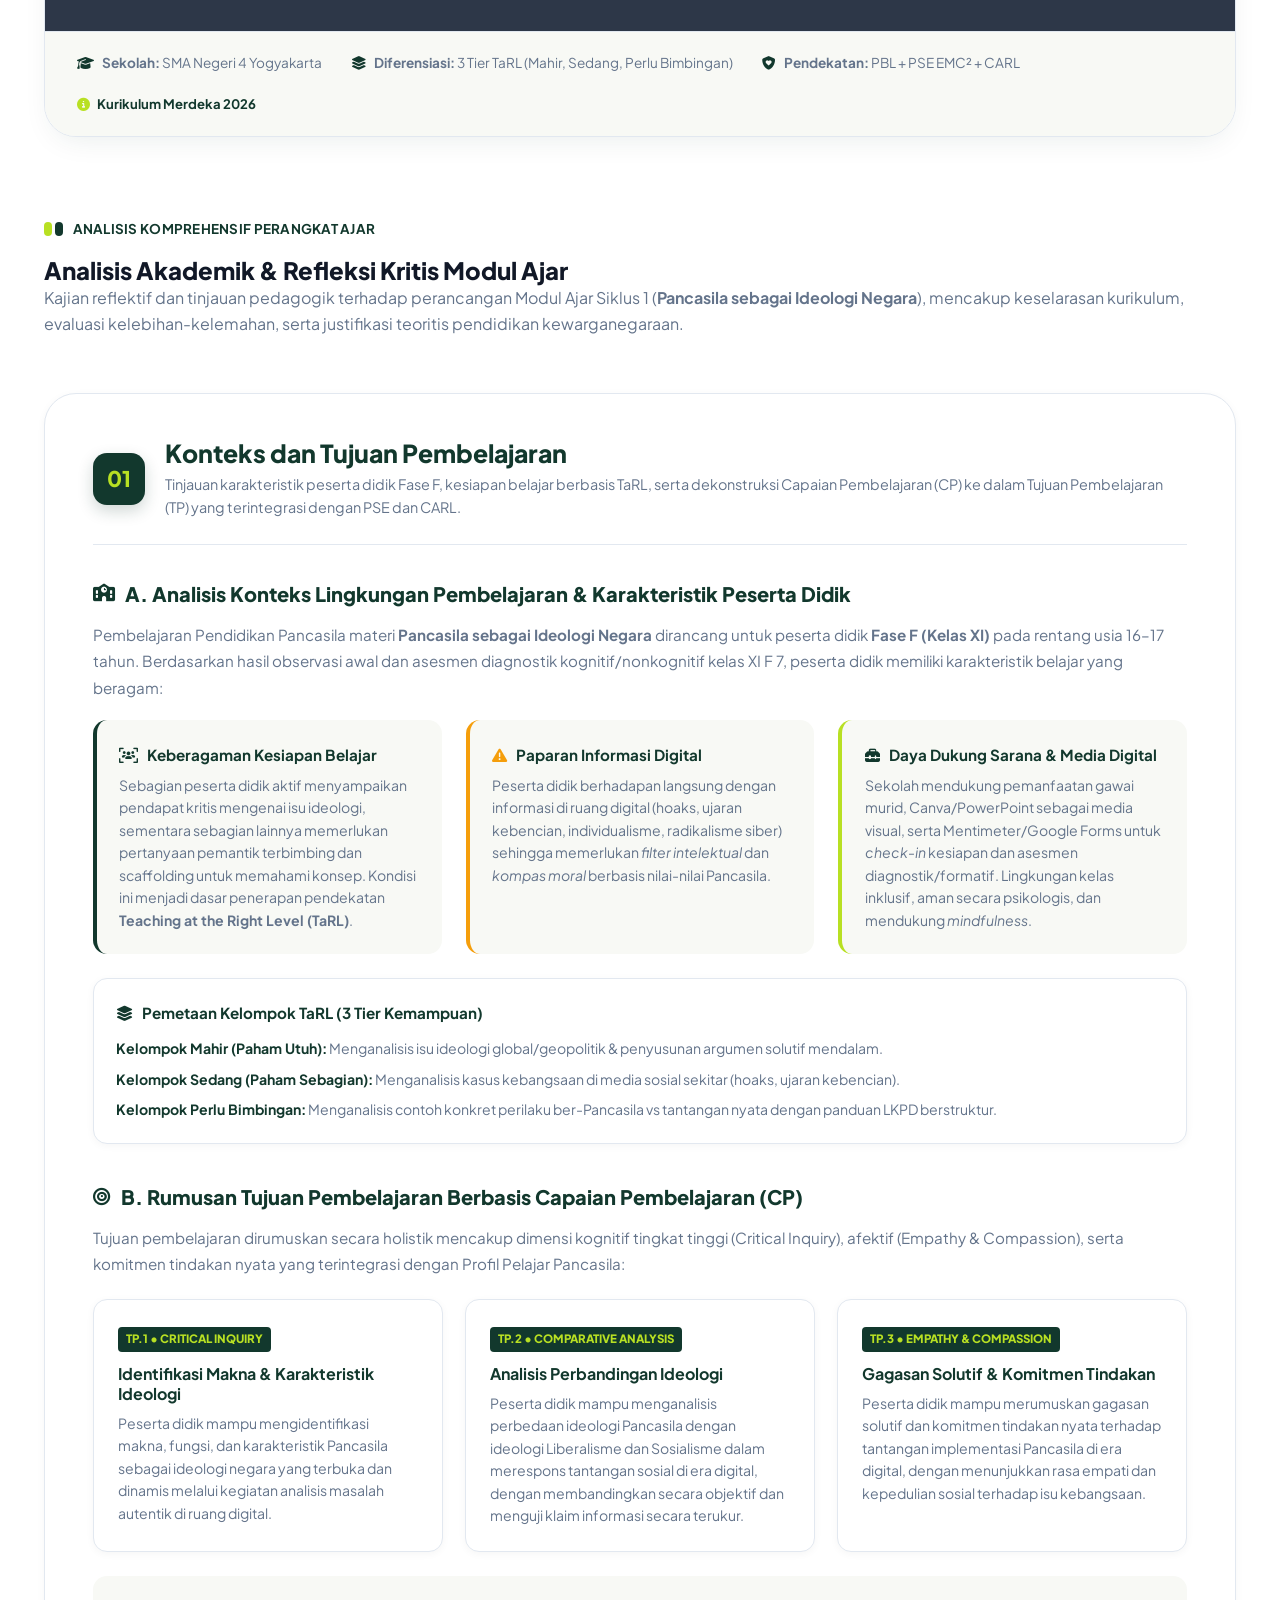
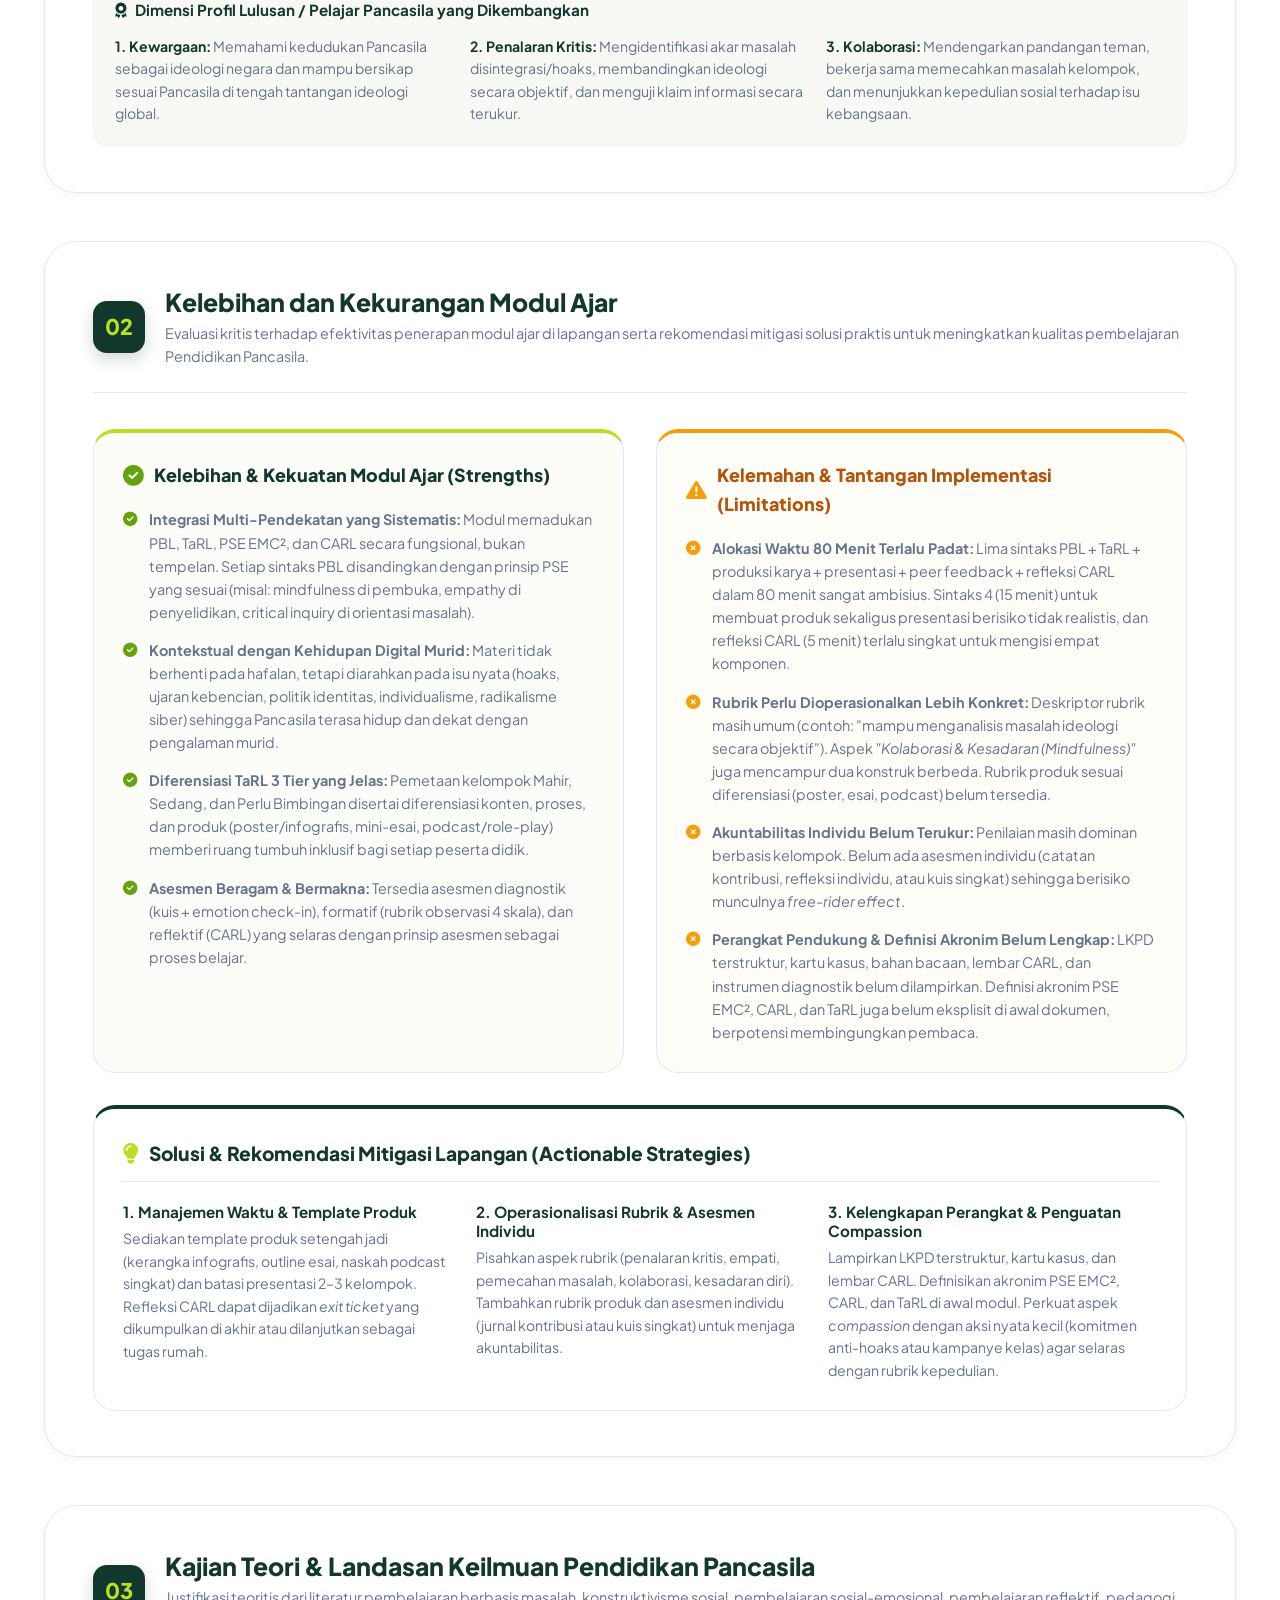
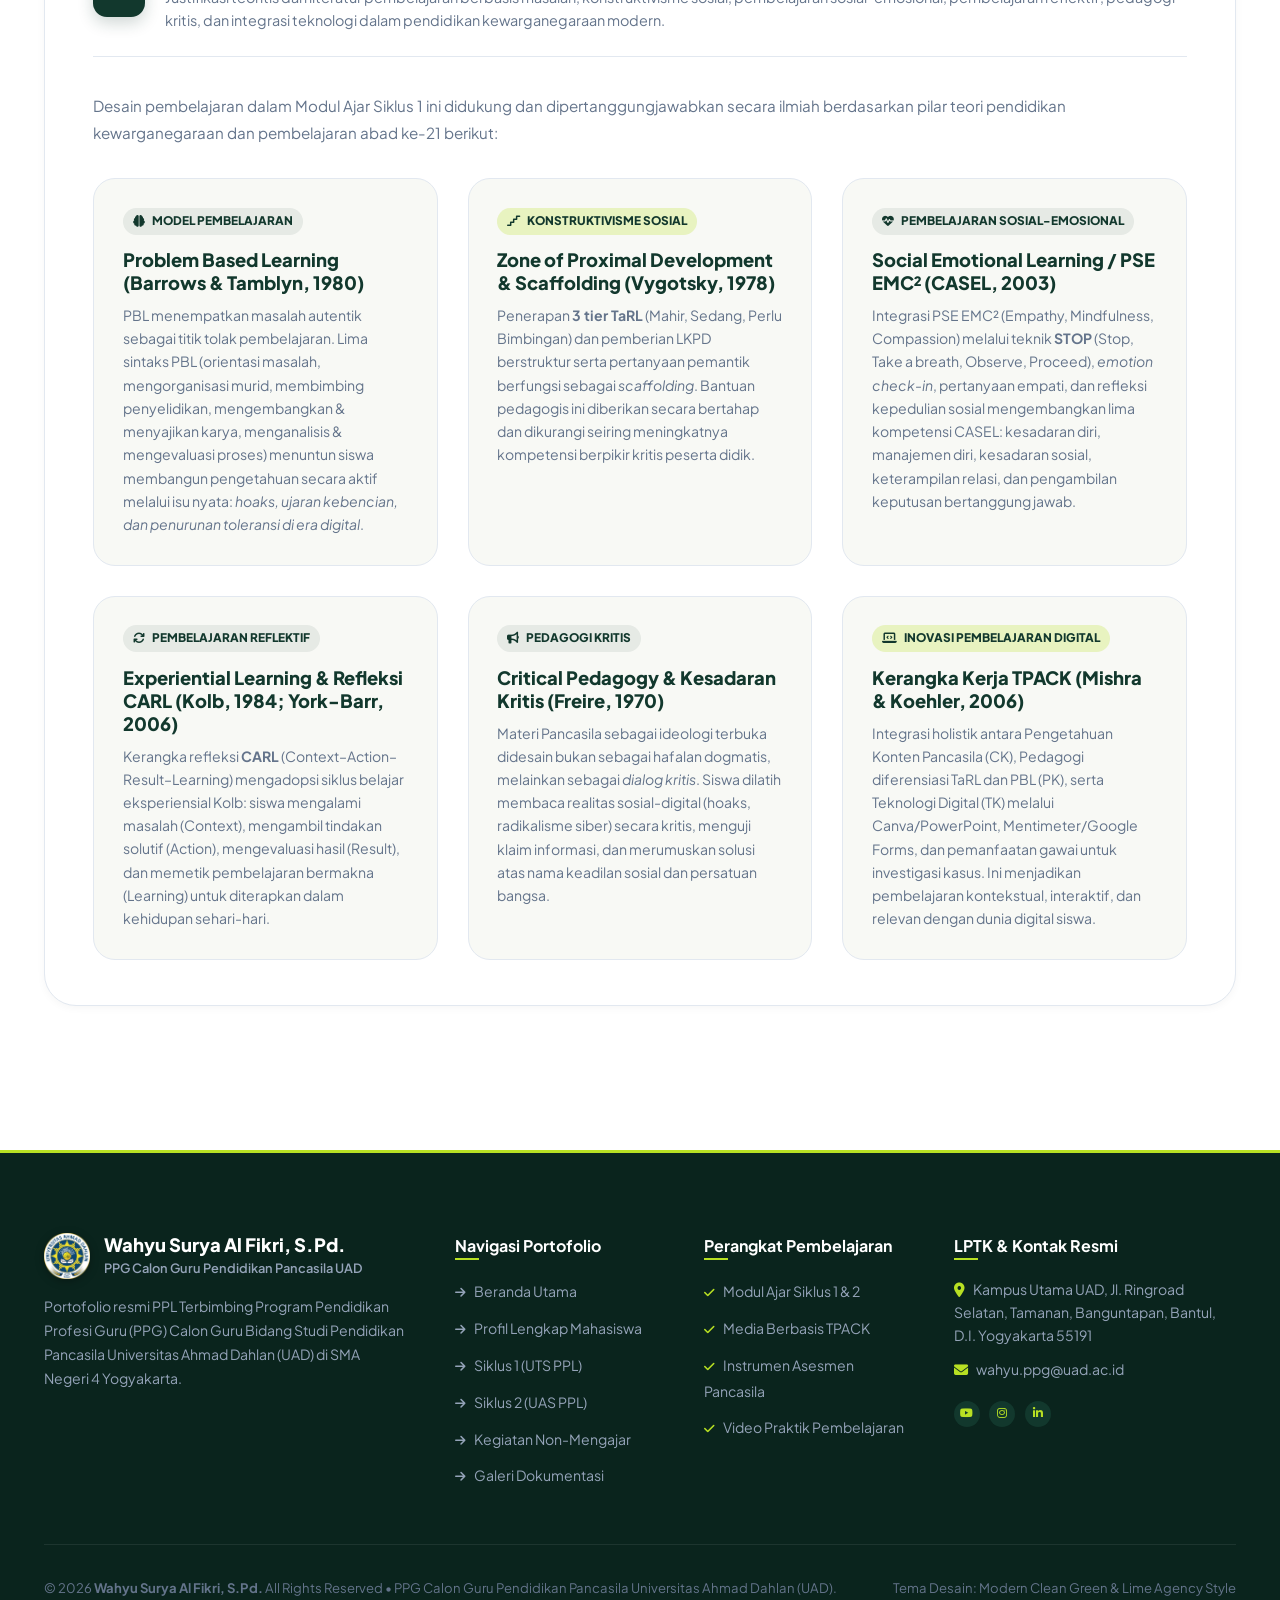
<file: UTS/rancangan.html>
<!doctype html>
<html lang="id">
  <head>
    <meta charset="UTF-8" />
    <meta name="viewport" content="width=device-width, initial-scale=1.0" />
    <title>UTS - Rancangan Pembelajaran (Siklus 1: Pancasila sebagai Ideologi Negara) | Wahyu Surya Al Fikri, S.Pd. - UAD</title>

    <link rel="icon" type="image/png" href="../logo.png" />
    <link rel="preconnect" href="https://fonts.googleapis.com" />
    <link rel="preconnect" href="https://fonts.gstatic.com" crossorigin />
    <link href="https://fonts.googleapis.com/css2?family=Plus+Jakarta+Sans:wght@300;400;500;600;700;800&display=swap" rel="stylesheet" />
    <link rel="stylesheet" href="https://cdnjs.cloudflare.com/ajax/libs/font-awesome/6.5.1/css/all.min.css" />
    <link rel="stylesheet" href="../css/style.css" />
  </head>
  <body>
    <!-- =================================================================
       1. TOPBAR (Contact Info & Angled Lime Social Strip)
       ================================================================= -->
    <div class="topbar">
      <div class="container topbar-inner">
        <div class="topbar-contact">
          <a href="tel:+62859195374310" class="topbar-item">
            <i class="fa-solid fa-phone"></i>
            <span>+62 859-1953-74310</span>
          </a>
          <a href="mailto:wahyu.ppg@uad.ac.id" class="topbar-item">
            <i class="fa-solid fa-envelope"></i>
            <span>wahyu.ppg@uad.ac.id</span>
          </a>
          <div class="topbar-item">
            <i class="fa-solid fa-location-dot"></i>
            <span>Universitas Ahmad Dahlan (UAD) • D.I. Yogyakarta</span>
          </div>
        </div>

        <div class="topbar-social-wrap">
          <a href="javascript:void(0)" onclick="showToast('Facebook Wahyu Surya Al Fikri')" class="social-circle-btn" aria-label="Facebook"><i class="fa-brands fa-facebook-f"></i></a>
          <a href="javascript:void(0)" onclick="showToast('Twitter / X')" class="social-circle-btn" aria-label="Twitter"><i class="fa-brands fa-x-twitter"></i></a>
          <a href="javascript:void(0)" onclick="showToast('Instagram Wahyu Surya Al Fikri')" class="social-circle-btn" aria-label="Instagram"><i class="fa-brands fa-instagram"></i></a>
          <a href="javascript:void(0)" onclick="showToast('Kanal YouTube Pembelajaran Pendidikan Pancasila')" class="social-circle-btn" aria-label="YouTube"><i class="fa-brands fa-youtube"></i></a>
          <a href="javascript:void(0)" onclick="showToast('LinkedIn Wahyu Surya Al Fikri')" class="social-circle-btn" aria-label="LinkedIn"><i class="fa-brands fa-linkedin-in"></i></a>
        </div>
      </div>
    </div>

    <!-- =================================================================
       2. MAIN NAVBAR
       ================================================================= -->
    <header class="navbar">
      <div class="container navbar-inner">
        <a href="../index.html" class="brand">
          <img src="../logo navbar.png" alt="Logo UAD" class="brand-logo-img" onerror="this.style.display = 'none'" />
          <div>
            <span class="brand-title">Wahyu Surya Al Fikri, S.Pd.</span>
            <span class="brand-subtitle">PPG Calon Guru Pendidikan Pancasila UAD</span>
          </div>
        </a>

        <nav>
          <ul class="nav-links">
            <li><a href="../index.html" class="nav-link">Beranda</a></li>
            <li><a href="../profil.html" class="nav-link">Profil</a></li>

            <!-- UTS Dropdown (Active) -->
            <li class="nav-item-dropdown">
              <a href="javascript:void(0)" class="nav-link dropdown-toggle active" role="button"> UTS <i class="fa-solid fa-chevron-down chevron-icon"></i> </a>
              <ul class="dropdown-menu">
                <li>
                  <a href="rancangan.html" class="dropdown-item active" style="font-weight: 700"><i class="fa-solid fa-book-bookmark"></i> Rancangan</a>
                </li>
                <li>
                  <a href="materi.html" class="dropdown-item"><i class="fa-solid fa-book-open"></i> Materi</a>
                </li>
                <li>
                  <a href="media.html" class="dropdown-item"><i class="fa-solid fa-photo-film"></i> Media</a>
                </li>
                <li>
                  <a href="instrumen.html" class="dropdown-item"><i class="fa-solid fa-clipboard-check"></i> Instrumen</a>
                </li>
                <li>
                  <a href="video.html" class="dropdown-item"><i class="fa-solid fa-circle-play"></i> Video</a>
                </li>
              </ul>
            </li>

            <!-- UAS Dropdown -->
            <li class="nav-item-dropdown">
              <a href="javascript:void(0)" class="nav-link dropdown-toggle" role="button"> UAS <i class="fa-solid fa-chevron-down chevron-icon"></i> </a>
              <ul class="dropdown-menu">
                <li>
                  <a href="../UAS/rancangan.html" class="dropdown-item"><i class="fa-solid fa-book-bookmark"></i> Rancangan</a>
                </li>
                <li>
                  <a href="../UAS/materi.html" class="dropdown-item"><i class="fa-solid fa-book-open"></i> Materi</a>
                </li>
                <li>
                  <a href="../UAS/media.html" class="dropdown-item"><i class="fa-solid fa-photo-film"></i> Media</a>
                </li>
                <li>
                  <a href="../UAS/instrumen.html" class="dropdown-item"><i class="fa-solid fa-clipboard-check"></i> Instrumen</a>
                </li>
                <li>
                  <a href="../UAS/video.html" class="dropdown-item"><i class="fa-solid fa-circle-play"></i> Video</a>
                </li>
              </ul>
            </li>

            <li><a href="../non-mengajar.html" class="nav-link">Non-Mengajar</a></li>
            <li><a href="../dokumentasi.html" class="nav-link">Dokumentasi</a></li>
          </ul>
        </nav>

        <div class="nav-actions">
          <a href="../index.html" class="btn btn-outline-dark btn-sm"> <i class="fa-solid fa-arrow-left"></i> Beranda </a>
          <button class="mobile-toggle" aria-label="Toggle Menu">
            <i class="fa-solid fa-bars"></i>
          </button>
        </div>
      </div>
    </header>

    <!-- =================================================================
       3. SUBPAGE HERO HEADER
       ================================================================= -->
    <section class="subpage-hero-agency">
      <div class="container">
        <div class="badge-pill-group">
          <span class="twin-dot-icon"> <span></span><span></span> </span>
          <span>UTS • SIKLUS 1 PPL TERBIMBING</span>
        </div>

        <h1 style="font-size: clamp(2.2rem, 4vw, 3.2rem); color: var(--color-primary-dark); margin-bottom: 0.8rem">Rancangan Pembelajaran (Modul Ajar)</h1>
        <p style="max-width: 820px; font-size: 1.05rem; line-height: 1.6; color: var(--color-text-muted)">
          Perangkat ajar resmi Kurikulum Merdeka Fase F (Kelas XI) untuk Ujian Tengah Semester (UTS) / Siklus 1 PPL Terbimbing di SMA Negeri 4 Yogyakarta. Mengusung materi <strong>Pancasila sebagai Ideologi Negara</strong> dengan strategi
          <strong>Problem Based Learning (PBL)</strong> yang terintegrasi dengan pendekatan <strong>PSE EMC², TaRL, dan CARL</strong>.
        </p>

        <div class="subpage-breadcrumb">
          <a href="../index.html">Beranda</a>
          <i class="fa-solid fa-chevron-right"></i>
          <span>Siklus 1 (UTS)</span>
          <i class="fa-solid fa-chevron-right"></i>
          <span style="color: var(--color-primary-dark); font-weight: 700">Rancangan Pembelajaran</span>
        </div>
      </div>
    </section>

    <!-- =================================================================
       4. MAIN CONTENT: PDF VIEWER & COMPREHENSIVE ANALYSIS
       ================================================================= -->
    <main style="padding: 4rem 0 6rem; background: #ffffff">
      <div class="container">
        <!-- =============================================================
           A. INTERACTIVE PDF VIEWER SECTION
           ============================================================= -->
        <section style="margin-bottom: 5rem">
          <div class="section-agency-head" style="margin-bottom: 2rem">
            <div class="badge-pill-group">
              <span class="twin-dot-icon"> <span></span><span></span> </span>
              <span>DOKUMEN UTAMA SIKLUS 1</span>
            </div>
            <h2 class="section-agency-title">Pratinjau Modul Ajar Digital (PDF)</h2>
            <p class="section-agency-subtitle">Telusuri langsung dokumen lengkap 12 halaman Modul Ajar Pendidikan Pancasila yang telah divalidasi oleh Guru Pamong dan Dosen Pembimbing Lapangan (DPL) Universitas Ahmad Dahlan (UAD).</p>
          </div>

          <!-- PDF Viewer Container Card -->
          <div class="pdf-viewer-card">
            <!-- Toolbar -->
            <div class="pdf-viewer-toolbar">
              <div class="pdf-toolbar-info">
                <div class="pdf-toolbar-icon">
                  <i class="fa-solid fa-file-pdf"></i>
                </div>
                <div>
                  <div class="pdf-toolbar-title">Modul Ajar Pendidikan Pancasila Siklus 1: Pancasila sebagai Ideologi Negara</div>
                  <div class="pdf-toolbar-sub">Penyusun: <strong>Wahyu Surya Al Fikri, S.Pd.</strong> • Fase F / Kelas XI SMA • 1 Pertemuan (2 × 40 Menit / 80 Menit)</div>
                </div>
              </div>

              <div class="pdf-toolbar-actions">
                <span class="tag-pill" style="background: rgba(184, 224, 35, 0.2); color: #b8e023; font-weight: 700; border: 1px solid rgba(184, 224, 35, 0.4); padding: 6px 14px; font-size: 0.78rem">
                  <i class="fa-solid fa-circle-check" style="margin-right: 5px"></i> Terverifikasi LPTK UAD
                </span>
                <a href="../Dokumen/Rancangan Siklus 1.pdf" download="Modul_Ajar_Pancasila_Siklus1_WahyuSuryaAlFikri.pdf" class="btn btn-primary-lime btn-sm"> <i class="fa-solid fa-file-arrow-down"></i> Unduh PDF </a>
                <a href="../Dokumen/Rancangan Siklus 1.pdf" target="_blank" rel="noopener noreferrer" class="btn btn-outline-light btn-sm" style="border-color: rgba(255, 255, 255, 0.4); color: #ffffff">
                  <i class="fa-solid fa-arrow-up-right-from-square"></i> Layar Penuh
                </a>
              </div>
            </div>

            <!-- Embedded Frame -->
            <div class="pdf-frame-wrapper">
              <iframe src="../Dokumen/Rancangan Siklus 1.pdf#toolbar=1&navpanes=0&scrollbar=1" title="Modul Ajar Siklus 1: Pancasila sebagai Ideologi Negara - Wahyu Surya Al Fikri" loading="lazy">
                <p style="padding: 2rem; color: #ffffff; text-align: center">
                  Peramban Anda tidak mendukung tampilan PDF langsung. Silakan
                  <a href="../Dokumen/Rancangan Siklus 1.pdf" target="_blank" style="color: var(--color-accent-lime); font-weight: bold; text-decoration: underline"> Klik di sini untuk mengunduh atau membuka Modul Ajar Siklus 1 (.PDF) </a>.
                </p>
              </iframe>
            </div>

            <!-- Footer Metadata Bar -->
            <div style="background: #f8f9f5; padding: 1.25rem 2rem; border-top: 1px solid var(--color-border-light); display: flex; align-items: center; justify-content: space-between; flex-wrap: wrap; gap: 1rem">
              <div style="display: flex; align-items: center; gap: 1.8rem; flex-wrap: wrap">
                <div style="font-size: 0.85rem; color: var(--color-text-muted)">
                  <i class="fa-solid fa-graduation-cap" style="color: var(--color-primary-dark); margin-right: 6px"></i>
                  <strong>Sekolah:</strong> SMA Negeri 4 Yogyakarta
                </div>
                <div style="font-size: 0.85rem; color: var(--color-text-muted)">
                  <i class="fa-solid fa-layer-group" style="color: var(--color-primary-dark); margin-right: 6px"></i>
                  <strong>Diferensiasi:</strong> 3 Tier TaRL (Mahir, Sedang, Perlu Bimbingan)
                </div>
                <div style="font-size: 0.85rem; color: var(--color-text-muted)">
                  <i class="fa-solid fa-shield-heart" style="color: var(--color-primary-dark); margin-right: 6px"></i>
                  <strong>Pendekatan:</strong> PBL + PSE EMC² + CARL
                </div>
              </div>
              <div>
                <a href="javascript:void(0)" onclick="showToast('Modul Ajar Resmi PPG UAD 2026')" style="font-size: 0.82rem; color: var(--color-primary-dark); font-weight: 700; text-decoration: none">
                  <i class="fa-solid fa-circle-info" style="color: var(--color-accent-lime); margin-right: 5px"></i> Kurikulum Merdeka 2026
                </a>
              </div>
            </div>
          </div>
        </section>

        <!-- =============================================================
           B. COMPREHENSIVE ANALYSIS OF THE TEACHING MODULE
           ============================================================= -->
        <section>
          <div class="section-agency-head" style="margin-bottom: 3.5rem">
            <div class="badge-pill-group">
              <span class="twin-dot-icon"> <span></span><span></span> </span>
              <span>ANALISIS KOMPREHENSIF PERANGKAT AJAR</span>
            </div>
            <h2 class="section-agency-title">Analisis Akademik & Refleksi Kritis Modul Ajar</h2>
            <p class="section-agency-subtitle">
              Kajian reflektif dan tinjauan pedagogik terhadap perancangan Modul Ajar Siklus 1 (<strong>Pancasila sebagai Ideologi Negara</strong>), mencakup keselarasan kurikulum, evaluasi kelebihan-kelemahan, serta justifikasi teoritis
              pendidikan kewarganegaraan.
            </p>
          </div>

          <!-- =========================================================
             1. KONTEKS DAN TUJUAN
             ========================================================= -->
          <article class="analysis-module-card">
            <div class="analysis-module-header">
              <div class="analysis-module-num">01</div>
              <div>
                <h3 class="analysis-module-title">Konteks dan Tujuan Pembelajaran</h3>
                <p class="analysis-module-desc">
                  Tinjauan karakteristik peserta didik Fase F, kesiapan belajar berbasis TaRL, serta dekonstruksi Capaian Pembelajaran (CP) ke dalam Tujuan Pembelajaran (TP) yang terintegrasi dengan PSE dan CARL.
                </p>
              </div>
            </div>

            <div class="analysis-content-body">
              <!-- Konteks Lapangan & Siswa -->
              <div style="margin-bottom: 2.5rem">
                <h4 style="font-size: 1.25rem; font-weight: 800; color: var(--color-primary-dark); margin-bottom: 1rem; display: flex; align-items: center; gap: 0.65rem">
                  <i class="fa-solid fa-school" style="color: var(--color-primary-dark); font-size: 1.1rem"></i>
                  A. Analisis Konteks Lingkungan Pembelajaran & Karakteristik Peserta Didik
                </h4>
                <p style="font-size: 0.95rem; color: var(--color-text-muted); line-height: 1.75; margin-bottom: 1.2rem">
                  Pembelajaran Pendidikan Pancasila materi <strong>Pancasila sebagai Ideologi Negara</strong> dirancang untuk peserta didik <strong>Fase F (Kelas XI)</strong> pada rentang usia 16–17 tahun. Berdasarkan hasil observasi awal
                  dan asesmen diagnostik kognitif/nonkognitif kelas XI F 7, peserta didik memiliki karakteristik belajar yang beragam:
                </p>

                <div style="display: grid; grid-template-columns: repeat(auto-fit, minmax(320px, 1fr)); gap: 1.5rem; margin-bottom: 1.5rem">
                  <div style="background: #f8f9f5; border-radius: var(--radius-md); padding: 1.4rem; border-left: 4px solid var(--color-primary-dark)">
                    <strong style="display: block; color: var(--color-primary-dark); font-size: 0.95rem; margin-bottom: 0.4rem"> <i class="fa-solid fa-users-viewfinder" style="margin-right: 6px"></i> Keberagaman Kesiapan Belajar </strong>
                    <p style="font-size: 0.88rem; color: var(--color-text-muted); line-height: 1.6; margin: 0">
                      Sebagian peserta didik aktif menyampaikan pendapat kritis mengenai isu ideologi, sementara sebagian lainnya memerlukan pertanyaan pemantik terbimbing dan scaffolding untuk memahami konsep. Kondisi ini menjadi dasar
                      penerapan pendekatan <strong>Teaching at the Right Level (TaRL)</strong>.
                    </p>
                  </div>

                  <div style="background: #f8f9f5; border-radius: var(--radius-md); padding: 1.4rem; border-left: 4px solid #f59e0b">
                    <strong style="display: block; color: var(--color-primary-dark); font-size: 0.95rem; margin-bottom: 0.4rem">
                      <i class="fa-solid fa-triangle-exclamation" style="margin-right: 6px; color: #f59e0b"></i> Paparan Informasi Digital
                    </strong>
                    <p style="font-size: 0.88rem; color: var(--color-text-muted); line-height: 1.6; margin: 0">
                      Peserta didik berhadapan langsung dengan informasi di ruang digital (hoaks, ujaran kebencian, individualisme, radikalisme siber) sehingga memerlukan <em>filter intelektual</em> dan <em>kompas moral</em> berbasis
                      nilai-nilai Pancasila.
                    </p>
                  </div>

                  <div style="background: #f8f9f5; border-radius: var(--radius-md); padding: 1.4rem; border-left: 4px solid var(--color-accent-lime)">
                    <strong style="display: block; color: var(--color-primary-dark); font-size: 0.95rem; margin-bottom: 0.4rem"> <i class="fa-solid fa-toolbox" style="margin-right: 6px"></i> Daya Dukung Sarana & Media Digital </strong>
                    <p style="font-size: 0.88rem; color: var(--color-text-muted); line-height: 1.6; margin: 0">
                      Sekolah mendukung pemanfaatan gawai murid, Canva/PowerPoint sebagai media visual, serta Mentimeter/Google Forms untuk <em>check-in</em> kesiapan dan asesmen diagnostik/formatif. Lingkungan kelas inklusif, aman secara
                      psikologis, dan mendukung <em>mindfulness</em>.
                    </p>
                  </div>
                </div>

                <!-- Pemetaan TaRL 3 Tier -->
                <div style="background: #ffffff; border: 1px solid var(--color-border-light); border-radius: var(--radius-md); padding: 1.4rem; box-shadow: var(--shadow-sm)">
                  <strong style="display: block; color: var(--color-primary-dark); font-size: 0.95rem; margin-bottom: 0.75rem">
                    <i class="fa-solid fa-layer-group" style="margin-right: 6px"></i> Pemetaan Kelompok TaRL (3 Tier Kemampuan)
                  </strong>
                  <ul style="list-style: none; padding: 0; margin: 0; display: grid; gap: 0.5rem">
                    <li style="font-size: 0.88rem; color: var(--color-text-muted); line-height: 1.6">
                      <strong style="color: var(--color-primary-dark)">Kelompok Mahir (Paham Utuh):</strong> Menganalisis isu ideologi global/geopolitik & penyusunan argumen solutif mendalam.
                    </li>
                    <li style="font-size: 0.88rem; color: var(--color-text-muted); line-height: 1.6">
                      <strong style="color: var(--color-primary-dark)">Kelompok Sedang (Paham Sebagian):</strong> Menganalisis kasus kebangsaan di media sosial sekitar (hoaks, ujaran kebencian).
                    </li>
                    <li style="font-size: 0.88rem; color: var(--color-text-muted); line-height: 1.6">
                      <strong style="color: var(--color-primary-dark)">Kelompok Perlu Bimbingan:</strong> Menganalisis contoh konkret perilaku ber-Pancasila vs tantangan nyata dengan panduan LKPD berstruktur.
                    </li>
                  </ul>
                </div>
              </div>

              <!-- Dekonstruksi Tujuan Pembelajaran -->
              <div>
                <h4 style="font-size: 1.25rem; font-weight: 800; color: var(--color-primary-dark); margin-bottom: 1rem; display: flex; align-items: center; gap: 0.65rem">
                  <i class="fa-solid fa-bullseye" style="color: var(--color-primary-dark); font-size: 1.1rem"></i>
                  B. Rumusan Tujuan Pembelajaran Berbasis Capaian Pembelajaran (CP)
                </h4>
                <p style="font-size: 0.95rem; color: var(--color-text-muted); line-height: 1.7; margin-bottom: 1.4rem">
                  Tujuan pembelajaran dirumuskan secara holistik mencakup dimensi kognitif tingkat tinggi (Critical Inquiry), afektif (Empathy & Compassion), serta komitmen tindakan nyata yang terintegrasi dengan Profil Pelajar Pancasila:
                </p>

                <div style="display: grid; grid-template-columns: repeat(auto-fit, minmax(260px, 1fr)); gap: 1.4rem">
                  <!-- TP 1: Critical Inquiry -->
                  <div style="background: #ffffff; border: 1px solid var(--color-border-light); border-radius: var(--radius-md); padding: 1.5rem; box-shadow: var(--shadow-sm)">
                    <div style="display: inline-block; background: var(--color-primary-dark); color: var(--color-accent-lime); font-size: 0.72rem; font-weight: 800; padding: 3px 8px; border-radius: 4px; margin-bottom: 0.75rem">
                      TP.1 • CRITICAL INQUIRY
                    </div>
                    <h5 style="font-size: 1rem; font-weight: 700; color: var(--color-primary-dark); margin-bottom: 0.5rem">Identifikasi Makna & Karakteristik Ideologi</h5>
                    <p style="font-size: 0.88rem; color: var(--color-text-muted); line-height: 1.6; margin: 0">
                      Peserta didik mampu mengidentifikasi makna, fungsi, dan karakteristik Pancasila sebagai ideologi negara yang terbuka dan dinamis melalui kegiatan analisis masalah autentik di ruang digital.
                    </p>
                  </div>

                  <!-- TP 2: Comparative Analysis -->
                  <div style="background: #ffffff; border: 1px solid var(--color-border-light); border-radius: var(--radius-md); padding: 1.5rem; box-shadow: var(--shadow-sm)">
                    <div style="display: inline-block; background: var(--color-primary-dark); color: var(--color-accent-lime); font-size: 0.72rem; font-weight: 800; padding: 3px 8px; border-radius: 4px; margin-bottom: 0.75rem">
                      TP.2 • COMPARATIVE ANALYSIS
                    </div>
                    <h5 style="font-size: 1rem; font-weight: 700; color: var(--color-primary-dark); margin-bottom: 0.5rem">Analisis Perbandingan Ideologi</h5>
                    <p style="font-size: 0.88rem; color: var(--color-text-muted); line-height: 1.6; margin: 0">
                      Peserta didik mampu menganalisis perbedaan ideologi Pancasila dengan ideologi Liberalisme dan Sosialisme dalam merespons tantangan sosial di era digital, dengan membandingkan secara objektif dan menguji klaim informasi
                      secara terukur.
                    </p>
                  </div>

                  <!-- TP 3: Empathy & Compassion -->
                  <div style="background: #ffffff; border: 1px solid var(--color-border-light); border-radius: var(--radius-md); padding: 1.5rem; box-shadow: var(--shadow-sm)">
                    <div style="display: inline-block; background: var(--color-primary-dark); color: var(--color-accent-lime); font-size: 0.72rem; font-weight: 800; padding: 3px 8px; border-radius: 4px; margin-bottom: 0.75rem">
                      TP.3 • EMPATHY & COMPASSION
                    </div>
                    <h5 style="font-size: 1rem; font-weight: 700; color: var(--color-primary-dark); margin-bottom: 0.5rem">Gagasan Solutif & Komitmen Tindakan</h5>
                    <p style="font-size: 0.88rem; color: var(--color-text-muted); line-height: 1.6; margin: 0">
                      Peserta didik mampu merumuskan gagasan solutif dan komitmen tindakan nyata terhadap tantangan implementasi Pancasila di era digital, dengan menunjukkan rasa empati dan kepedulian sosial terhadap isu kebangsaan.
                    </p>
                  </div>
                </div>

                <!-- Dimensi Profil Lulusan -->
                <div style="margin-top: 1.5rem; background: #f8f9f5; border-radius: var(--radius-md); padding: 1.4rem">
                  <strong style="display: block; color: var(--color-primary-dark); font-size: 0.95rem; margin-bottom: 0.75rem">
                    <i class="fa-solid fa-award" style="margin-right: 6px"></i> Dimensi Profil Lulusan / Pelajar Pancasila yang Dikembangkan
                  </strong>
                  <div style="display: grid; grid-template-columns: repeat(auto-fit, minmax(240px, 1fr)); gap: 1rem">
                    <div style="font-size: 0.88rem; color: var(--color-text-muted); line-height: 1.6">
                      <strong style="color: var(--color-primary-dark)">1. Kewargaan:</strong> Memahami kedudukan Pancasila sebagai ideologi negara dan mampu bersikap sesuai Pancasila di tengah tantangan ideologi global.
                    </div>
                    <div style="font-size: 0.88rem; color: var(--color-text-muted); line-height: 1.6">
                      <strong style="color: var(--color-primary-dark)">2. Penalaran Kritis:</strong> Mengidentifikasi akar masalah disintegrasi/hoaks, membandingkan ideologi secara objektif, dan menguji klaim informasi secara terukur.
                    </div>
                    <div style="font-size: 0.88rem; color: var(--color-text-muted); line-height: 1.6">
                      <strong style="color: var(--color-primary-dark)">3. Kolaborasi:</strong> Mendengarkan pandangan teman, bekerja sama memecahkan masalah kelompok, dan menunjukkan kepedulian sosial terhadap isu kebangsaan.
                    </div>
                  </div>
                </div>
              </div>
            </div>
          </article>

          <!-- =========================================================
             2. KELEBIHAN DAN KEKURANGAN
             ========================================================= -->
          <article class="analysis-module-card">
            <div class="analysis-module-header">
              <div class="analysis-module-num">02</div>
              <div>
                <h3 class="analysis-module-title">Kelebihan dan Kekurangan Modul Ajar</h3>
                <p class="analysis-module-desc">Evaluasi kritis terhadap efektivitas penerapan modul ajar di lapangan serta rekomendasi mitigasi solusi praktis untuk meningkatkan kualitas pembelajaran Pendidikan Pancasila.</p>
              </div>
            </div>

            <div class="analysis-content-body">
              <!-- 2-Column Grid: Pro vs Con -->
              <div class="analysis-grid-2col">
                <!-- Kolom Kelebihan -->
                <div class="analysis-box-item pro">
                  <div class="analysis-box-title" style="color: var(--color-primary-dark)">
                    <i class="fa-solid fa-circle-check" style="color: #65a30d; font-size: 1.3rem"></i>
                    Kelebihan & Kekuatan Modul Ajar (Strengths)
                  </div>
                  <ul class="analysis-list">
                    <li>
                      <i class="fa-solid fa-check-circle" style="color: #65a30d"></i>
                      <div>
                        <strong>Integrasi Multi-Pendekatan yang Sistematis:</strong>
                        Modul memadukan PBL, TaRL, PSE EMC², dan CARL secara fungsional, bukan tempelan. Setiap sintaks PBL disandingkan dengan prinsip PSE yang sesuai (misal: mindfulness di pembuka, empathy di penyelidikan, critical
                        inquiry di orientasi masalah).
                      </div>
                    </li>
                    <li>
                      <i class="fa-solid fa-check-circle" style="color: #65a30d"></i>
                      <div>
                        <strong>Kontekstual dengan Kehidupan Digital Murid:</strong>
                        Materi tidak berhenti pada hafalan, tetapi diarahkan pada isu nyata (hoaks, ujaran kebencian, politik identitas, individualisme, radikalisme siber) sehingga Pancasila terasa hidup dan dekat dengan pengalaman murid.
                      </div>
                    </li>
                    <li>
                      <i class="fa-solid fa-check-circle" style="color: #65a30d"></i>
                      <div>
                        <strong>Diferensiasi TaRL 3 Tier yang Jelas:</strong>
                        Pemetaan kelompok Mahir, Sedang, dan Perlu Bimbingan disertai diferensiasi konten, proses, dan produk (poster/infografis, mini-esai, podcast/role-play) memberi ruang tumbuh inklusif bagi setiap peserta didik.
                      </div>
                    </li>
                    <li>
                      <i class="fa-solid fa-check-circle" style="color: #65a30d"></i>
                      <div>
                        <strong>Asesmen Beragam & Bermakna:</strong>
                        Tersedia asesmen diagnostik (kuis + emotion check-in), formatif (rubrik observasi 4 skala), dan reflektif (CARL) yang selaras dengan prinsip asesmen sebagai proses belajar.
                      </div>
                    </li>
                  </ul>
                </div>

                <!-- Kolom Kekurangan / Tantangan -->
                <div class="analysis-box-item con">
                  <div class="analysis-box-title" style="color: #b45309">
                    <i class="fa-solid fa-triangle-exclamation" style="color: #f59e0b; font-size: 1.3rem"></i>
                    Kelemahan & Tantangan Implementasi (Limitations)
                  </div>
                  <ul class="analysis-list">
                    <li>
                      <i class="fa-solid fa-circle-xmark" style="color: #f59e0b"></i>
                      <div>
                        <strong>Alokasi Waktu 80 Menit Terlalu Padat:</strong>
                        Lima sintaks PBL + TaRL + produksi karya + presentasi + peer feedback + refleksi CARL dalam 80 menit sangat ambisius. Sintaks 4 (15 menit) untuk membuat produk sekaligus presentasi berisiko tidak realistis, dan
                        refleksi CARL (5 menit) terlalu singkat untuk mengisi empat komponen.
                      </div>
                    </li>
                    <li>
                      <i class="fa-solid fa-circle-xmark" style="color: #f59e0b"></i>
                      <div>
                        <strong>Rubrik Perlu Dioperasionalkan Lebih Konkret:</strong>
                        Deskriptor rubrik masih umum (contoh: "mampu menganalisis masalah ideologi secara objektif"). Aspek <em>"Kolaborasi & Kesadaran (Mindfulness)"</em> juga mencampur dua konstruk berbeda. Rubrik produk sesuai
                        diferensiasi (poster, esai, podcast) belum tersedia.
                      </div>
                    </li>
                    <li>
                      <i class="fa-solid fa-circle-xmark" style="color: #f59e0b"></i>
                      <div>
                        <strong>Akuntabilitas Individu Belum Terukur:</strong>
                        Penilaian masih dominan berbasis kelompok. Belum ada asesmen individu (catatan kontribusi, refleksi individu, atau kuis singkat) sehingga berisiko munculnya <em>free-rider effect</em>.
                      </div>
                    </li>
                    <li>
                      <i class="fa-solid fa-circle-xmark" style="color: #f59e0b"></i>
                      <div>
                        <strong>Perangkat Pendukung & Definisi Akronim Belum Lengkap:</strong>
                        LKPD terstruktur, kartu kasus, bahan bacaan, lembar CARL, dan instrumen diagnostik belum dilampirkan. Definisi akronim PSE EMC², CARL, dan TaRL juga belum eksplisit di awal dokumen, berpotensi membingungkan pembaca.
                      </div>
                    </li>
                  </ul>
                </div>
              </div>

              <!-- Solusi dan Mitigasi Lapangan -->
              <div class="analysis-box-item solution">
                <div class="analysis-box-title" style="color: var(--color-primary-dark); font-size: 1.2rem; border-bottom: 1px solid var(--color-border-light); padding-bottom: 0.75rem; margin-bottom: 1.25rem">
                  <i class="fa-solid fa-lightbulb" style="color: var(--color-accent-lime); font-size: 1.3rem"></i>
                  Solusi & Rekomendasi Mitigasi Lapangan (Actionable Strategies)
                </div>
                <div style="display: grid; grid-template-columns: repeat(auto-fit, minmax(280px, 1fr)); gap: 1.5rem">
                  <div>
                    <h5 style="color: var(--color-primary-dark); font-size: 0.95rem; font-weight: 700; margin-bottom: 0.4rem">1. Manajemen Waktu & Template Produk</h5>
                    <p style="font-size: 0.88rem; color: var(--color-text-muted); line-height: 1.6; margin: 0">
                      Sediakan template produk setengah jadi (kerangka infografis, outline esai, naskah podcast singkat) dan batasi presentasi 2–3 kelompok. Refleksi CARL dapat dijadikan <em>exit ticket</em> yang dikumpulkan di akhir atau
                      dilanjutkan sebagai tugas rumah.
                    </p>
                  </div>
                  <div>
                    <h5 style="color: var(--color-primary-dark); font-size: 0.95rem; font-weight: 700; margin-bottom: 0.4rem">2. Operasionalisasi Rubrik & Asesmen Individu</h5>
                    <p style="font-size: 0.88rem; color: var(--color-text-muted); line-height: 1.6; margin: 0">
                      Pisahkan aspek rubrik (penalaran kritis, empati, pemecahan masalah, kolaborasi, kesadaran diri). Tambahkan rubrik produk dan asesmen individu (jurnal kontribusi atau kuis singkat) untuk menjaga akuntabilitas.
                    </p>
                  </div>
                  <div>
                    <h5 style="color: var(--color-primary-dark); font-size: 0.95rem; font-weight: 700; margin-bottom: 0.4rem">3. Kelengkapan Perangkat & Penguatan Compassion</h5>
                    <p style="font-size: 0.88rem; color: var(--color-text-muted); line-height: 1.6; margin: 0">
                      Lampirkan LKPD terstruktur, kartu kasus, dan lembar CARL. Definisikan akronim PSE EMC², CARL, dan TaRL di awal modul. Perkuat aspek <em>compassion</em> dengan aksi nyata kecil (komitmen anti-hoaks atau kampanye kelas)
                      agar selaras dengan rubrik kepedulian.
                    </p>
                  </div>
                </div>
              </div>
            </div>
          </article>

          <!-- =========================================================
             3. KAJIAN TEORI
             ========================================================= -->
          <article class="analysis-module-card">
            <div class="analysis-module-header">
              <div class="analysis-module-num">03</div>
              <div>
                <h3 class="analysis-module-title">Kajian Teori & Landasan Keilmuan Pendidikan Pancasila</h3>
                <p class="analysis-module-desc">
                  Justifikasi teoritis dari literatur pembelajaran berbasis masalah, konstruktivisme sosial, pembelajaran sosial-emosional, pembelajaran reflektif, pedagogi kritis, dan integrasi teknologi dalam pendidikan kewarganegaraan
                  modern.
                </p>
              </div>
            </div>

            <div class="analysis-content-body">
              <p style="font-size: 0.95rem; color: var(--color-text-muted); line-height: 1.75; margin-bottom: 2rem">
                Desain pembelajaran dalam Modul Ajar Siklus 1 ini didukung dan dipertanggungjawabkan secara ilmiah berdasarkan pilar teori pendidikan kewarganegaraan dan pembelajaran abad ke-21 berikut:
              </p>

              <div class="theory-grid">
                <!-- Teori 1: Problem Based Learning -->
                <div class="theory-card">
                  <span class="theory-badge"> <i class="fa-solid fa-brain" style="margin-right: 5px"></i> Model Pembelajaran </span>
                  <h4 class="theory-title">Problem Based Learning (Barrows & Tamblyn, 1980)</h4>
                  <p class="theory-desc">
                    PBL menempatkan masalah autentik sebagai titik tolak pembelajaran. Lima sintaks PBL (orientasi masalah, mengorganisasi murid, membimbing penyelidikan, mengembangkan & menyajikan karya, menganalisis & mengevaluasi proses)
                    menuntun siswa membangun pengetahuan secara aktif melalui isu nyata: <em>hoaks, ujaran kebencian, dan penurunan toleransi di era digital</em>.
                  </p>
                </div>

                <!-- Teori 2: Vygotsky ZPD & Scaffolding -->
                <div class="theory-card">
                  <span class="theory-badge" style="background: rgba(184, 224, 35, 0.25)"> <i class="fa-solid fa-stairs" style="margin-right: 5px"></i> Konstruktivisme Sosial </span>
                  <h4 class="theory-title">Zone of Proximal Development & Scaffolding (Vygotsky, 1978)</h4>
                  <p class="theory-desc">
                    Penerapan <strong>3 tier TaRL</strong> (Mahir, Sedang, Perlu Bimbingan) dan pemberian LKPD berstruktur serta pertanyaan pemantik berfungsi sebagai <em>scaffolding</em>. Bantuan pedagogis ini diberikan secara bertahap dan
                    dikurangi seiring meningkatnya kompetensi berpikir kritis peserta didik.
                  </p>
                </div>

                <!-- Teori 3: CASEL PSE -->
                <div class="theory-card">
                  <span class="theory-badge"> <i class="fa-solid fa-heart-pulse" style="margin-right: 5px"></i> Pembelajaran Sosial-Emosional </span>
                  <h4 class="theory-title">Social Emotional Learning / PSE EMC² (CASEL, 2003)</h4>
                  <p class="theory-desc">
                    Integrasi PSE EMC² (Empathy, Mindfulness, Compassion) melalui teknik <strong>STOP</strong> (Stop, Take a breath, Observe, Proceed), <em>emotion check-in</em>, pertanyaan empati, dan refleksi kepedulian sosial
                    mengembangkan lima kompetensi CASEL: kesadaran diri, manajemen diri, kesadaran sosial, keterampilan relasi, dan pengambilan keputusan bertanggung jawab.
                  </p>
                </div>

                <!-- Teori 4: CARL Reflection -->
                <div class="theory-card">
                  <span class="theory-badge" style="background: rgba(18, 56, 45, 0.08)"> <i class="fa-solid fa-arrows-rotate" style="margin-right: 5px"></i> Pembelajaran Reflektif </span>
                  <h4 class="theory-title">Experiential Learning & Refleksi CARL (Kolb, 1984; York-Barr, 2006)</h4>
                  <p class="theory-desc">
                    Kerangka refleksi <strong>CARL</strong> (Context–Action–Result–Learning) mengadopsi siklus belajar eksperiensial Kolb: siswa mengalami masalah (Context), mengambil tindakan solutif (Action), mengevaluasi hasil (Result),
                    dan memetik pembelajaran bermakna (Learning) untuk diterapkan dalam kehidupan sehari-hari.
                  </p>
                </div>

                <!-- Teori 5: Critical Pedagogy -->
                <div class="theory-card">
                  <span class="theory-badge"> <i class="fa-solid fa-bullhorn" style="margin-right: 5px"></i> Pedagogi Kritis </span>
                  <h4 class="theory-title">Critical Pedagogy & Kesadaran Kritis (Freire, 1970)</h4>
                  <p class="theory-desc">
                    Materi Pancasila sebagai ideologi terbuka didesain bukan sebagai hafalan dogmatis, melainkan sebagai <em>dialog kritis</em>. Siswa dilatih membaca realitas sosial-digital (hoaks, radikalisme siber) secara kritis, menguji
                    klaim informasi, dan merumuskan solusi atas nama keadilan sosial dan persatuan bangsa.
                  </p>
                </div>

                <!-- Teori 6: TPACK Framework -->
                <div class="theory-card">
                  <span class="theory-badge" style="background: rgba(184, 224, 35, 0.25)"> <i class="fa-solid fa-laptop-code" style="margin-right: 5px"></i> Inovasi Pembelajaran Digital </span>
                  <h4 class="theory-title">Kerangka Kerja TPACK (Mishra & Koehler, 2006)</h4>
                  <p class="theory-desc">
                    Integrasi holistik antara Pengetahuan Konten Pancasila (CK), Pedagogi diferensiasi TaRL dan PBL (PK), serta Teknologi Digital (TK) melalui Canva/PowerPoint, Mentimeter/Google Forms, dan pemanfaatan gawai untuk
                    investigasi kasus. Ini menjadikan pembelajaran kontekstual, interaktif, dan relevan dengan dunia digital siswa.
                  </p>
                </div>
              </div>
            </div>
          </article>
        </section>
      </div>
    </main>

    <!-- =================================================================
       5. AGENCY FOOTER
       ================================================================= -->
    <footer class="footer-agency">
      <div class="container">
        <div class="footer-agency-grid">
          <!-- Brand Info -->
          <div class="footer-agency-col">
            <div class="footer-agency-brand" style="display: flex; align-items: center; gap: 0.85rem; margin-bottom: 1rem">
              <img
                src="../logo navbar.png"
                alt="Logo UAD"
                class="footer-agency-logo-img"
                style="width: 46px; height: 46px; object-fit: contain; background: transparent; padding: 0; border: none; box-shadow: none; flex-shrink: 0"
                onerror="this.style.display = 'none'"
              />
              <div class="footer-agency-brand-text">
                <span class="title" style="display: block; font-size: 1.15rem; font-weight: 800; color: #ffffff">Wahyu Surya Al Fikri, S.Pd.</span>
                <span class="sub" style="display: block; font-size: 0.8rem; color: #94a3b8; font-weight: 600">PPG Calon Guru Pendidikan Pancasila UAD</span>
              </div>
            </div>
            <p class="footer-agency-bio" style="color: #94a3b8; font-size: 0.88rem; line-height: 1.7">
              Portofolio resmi PPL Terbimbing Program Pendidikan Profesi Guru (PPG) Calon Guru Bidang Studi Pendidikan Pancasila Universitas Ahmad Dahlan (UAD) di SMA Negeri 4 Yogyakarta.
            </p>
          </div>

          <!-- Quick Links -->
          <div class="footer-agency-col">
            <h4 class="footer-agency-col-title">Navigasi Portofolio</h4>
            <ul class="footer-agency-links">
              <li>
                <a href="../index.html"><i class="fa-solid fa-arrow-right" style="font-size: 0.75rem; margin-right: 6px"></i> Beranda Utama</a>
              </li>
              <li>
                <a href="../profil.html"><i class="fa-solid fa-arrow-right" style="font-size: 0.75rem; margin-right: 6px"></i> Profil Lengkap Mahasiswa</a>
              </li>
              <li>
                <a href="rancangan.html"><i class="fa-solid fa-arrow-right" style="font-size: 0.75rem; margin-right: 6px"></i> Siklus 1 (UTS PPL)</a>
              </li>
              <li>
                <a href="../UAS/rancangan.html"><i class="fa-solid fa-arrow-right" style="font-size: 0.75rem; margin-right: 6px"></i> Siklus 2 (UAS PPL)</a>
              </li>
              <li>
                <a href="../non-mengajar.html"><i class="fa-solid fa-arrow-right" style="font-size: 0.75rem; margin-right: 6px"></i> Kegiatan Non-Mengajar</a>
              </li>
              <li>
                <a href="../dokumentasi.html"><i class="fa-solid fa-arrow-right" style="font-size: 0.75rem; margin-right: 6px"></i> Galeri Dokumentasi</a>
              </li>
            </ul>
          </div>

          <!-- Perangkat PPL -->
          <div class="footer-agency-col">
            <h4 class="footer-agency-col-title">Perangkat Pembelajaran</h4>
            <ul class="footer-agency-links">
              <li>
                <a href="rancangan.html"><i class="fa-solid fa-check" style="color: var(--color-accent-lime); font-size: 0.75rem; margin-right: 6px"></i> Modul Ajar Siklus 1 & 2</a>
              </li>
              <li>
                <a href="media.html"><i class="fa-solid fa-check" style="color: var(--color-accent-lime); font-size: 0.75rem; margin-right: 6px"></i> Media Berbasis TPACK</a>
              </li>
              <li>
                <a href="instrumen.html"><i class="fa-solid fa-check" style="color: var(--color-accent-lime); font-size: 0.75rem; margin-right: 6px"></i> Instrumen Asesmen Pancasila</a>
              </li>
              <li>
                <a href="video.html"><i class="fa-solid fa-check" style="color: var(--color-accent-lime); font-size: 0.75rem; margin-right: 6px"></i> Video Praktik Pembelajaran</a>
              </li>
            </ul>
          </div>

          <!-- Kontak & Alamat -->
          <div class="footer-agency-col">
            <h4 class="footer-agency-col-title">LPTK & Kontak Resmi</h4>
            <p style="font-size: 0.88rem; color: #94a3b8; margin-bottom: 0.75rem">
              <i class="fa-solid fa-location-dot" style="color: var(--color-accent-lime); margin-right: 6px"></i> Kampus Utama UAD, Jl. Ringroad Selatan, Tamanan, Banguntapan, Bantul, D.I. Yogyakarta 55191
            </p>
            <p style="font-size: 0.88rem; color: #94a3b8; margin-bottom: 1.25rem"><i class="fa-solid fa-envelope" style="color: var(--color-accent-lime); margin-right: 6px"></i> wahyu.ppg@uad.ac.id</p>
            <div style="display: flex; gap: 0.6rem">
              <a href="javascript:void(0)" onclick="showToast('YouTube')" class="social-circle-btn"><i class="fa-brands fa-youtube"></i></a>
              <a href="javascript:void(0)" onclick="showToast('Instagram')" class="social-circle-btn"><i class="fa-brands fa-instagram"></i></a>
              <a href="javascript:void(0)" onclick="showToast('LinkedIn')" class="social-circle-btn"><i class="fa-brands fa-linkedin-in"></i></a>
            </div>
          </div>
        </div>

        <div class="footer-bottom-strip">
          <div>&copy; 2026 <strong>Wahyu Surya Al Fikri, S.Pd.</strong> All Rights Reserved • PPG Calon Guru Pendidikan Pancasila Universitas Ahmad Dahlan (UAD).</div>
          <div>Tema Desain: Modern Clean Green & Lime Agency Style</div>
        </div>
      </div>
    </footer>

    <script src="../js/main.js"></script>
  </body>
</html>
</file>
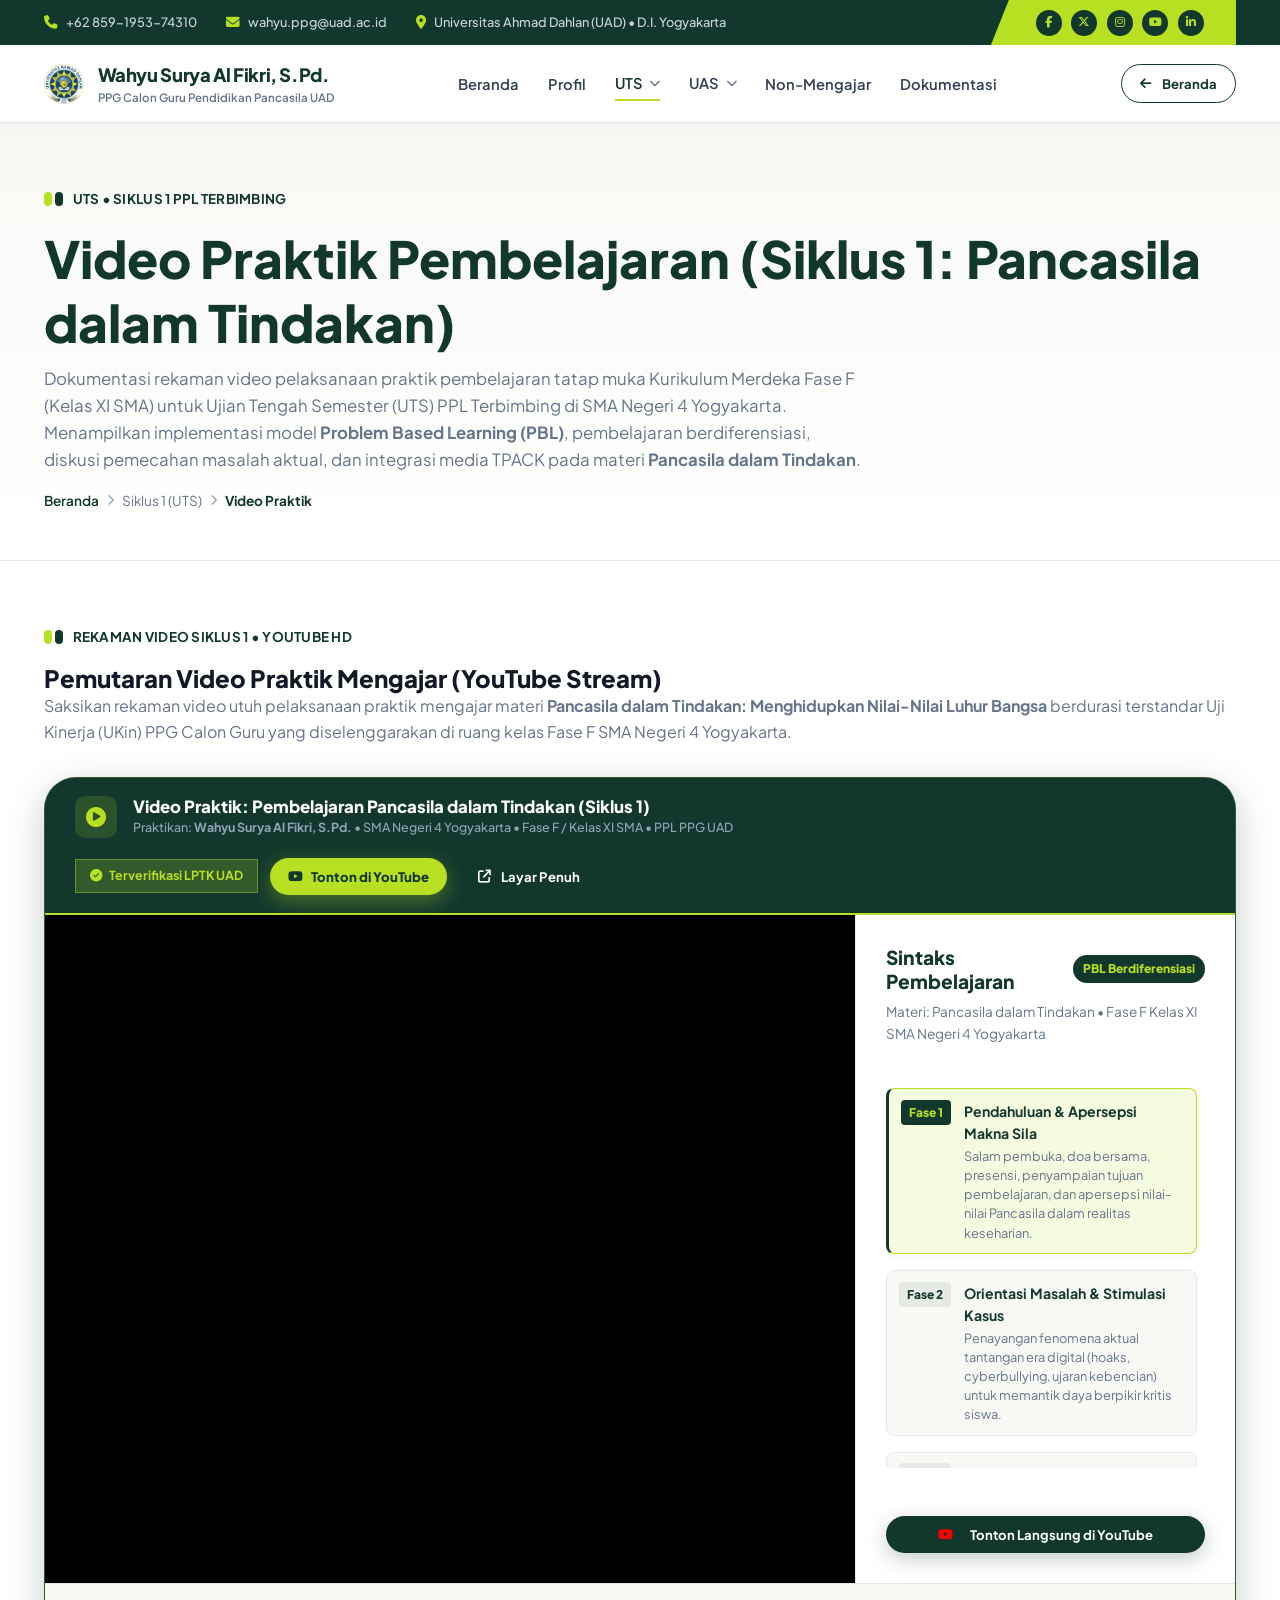
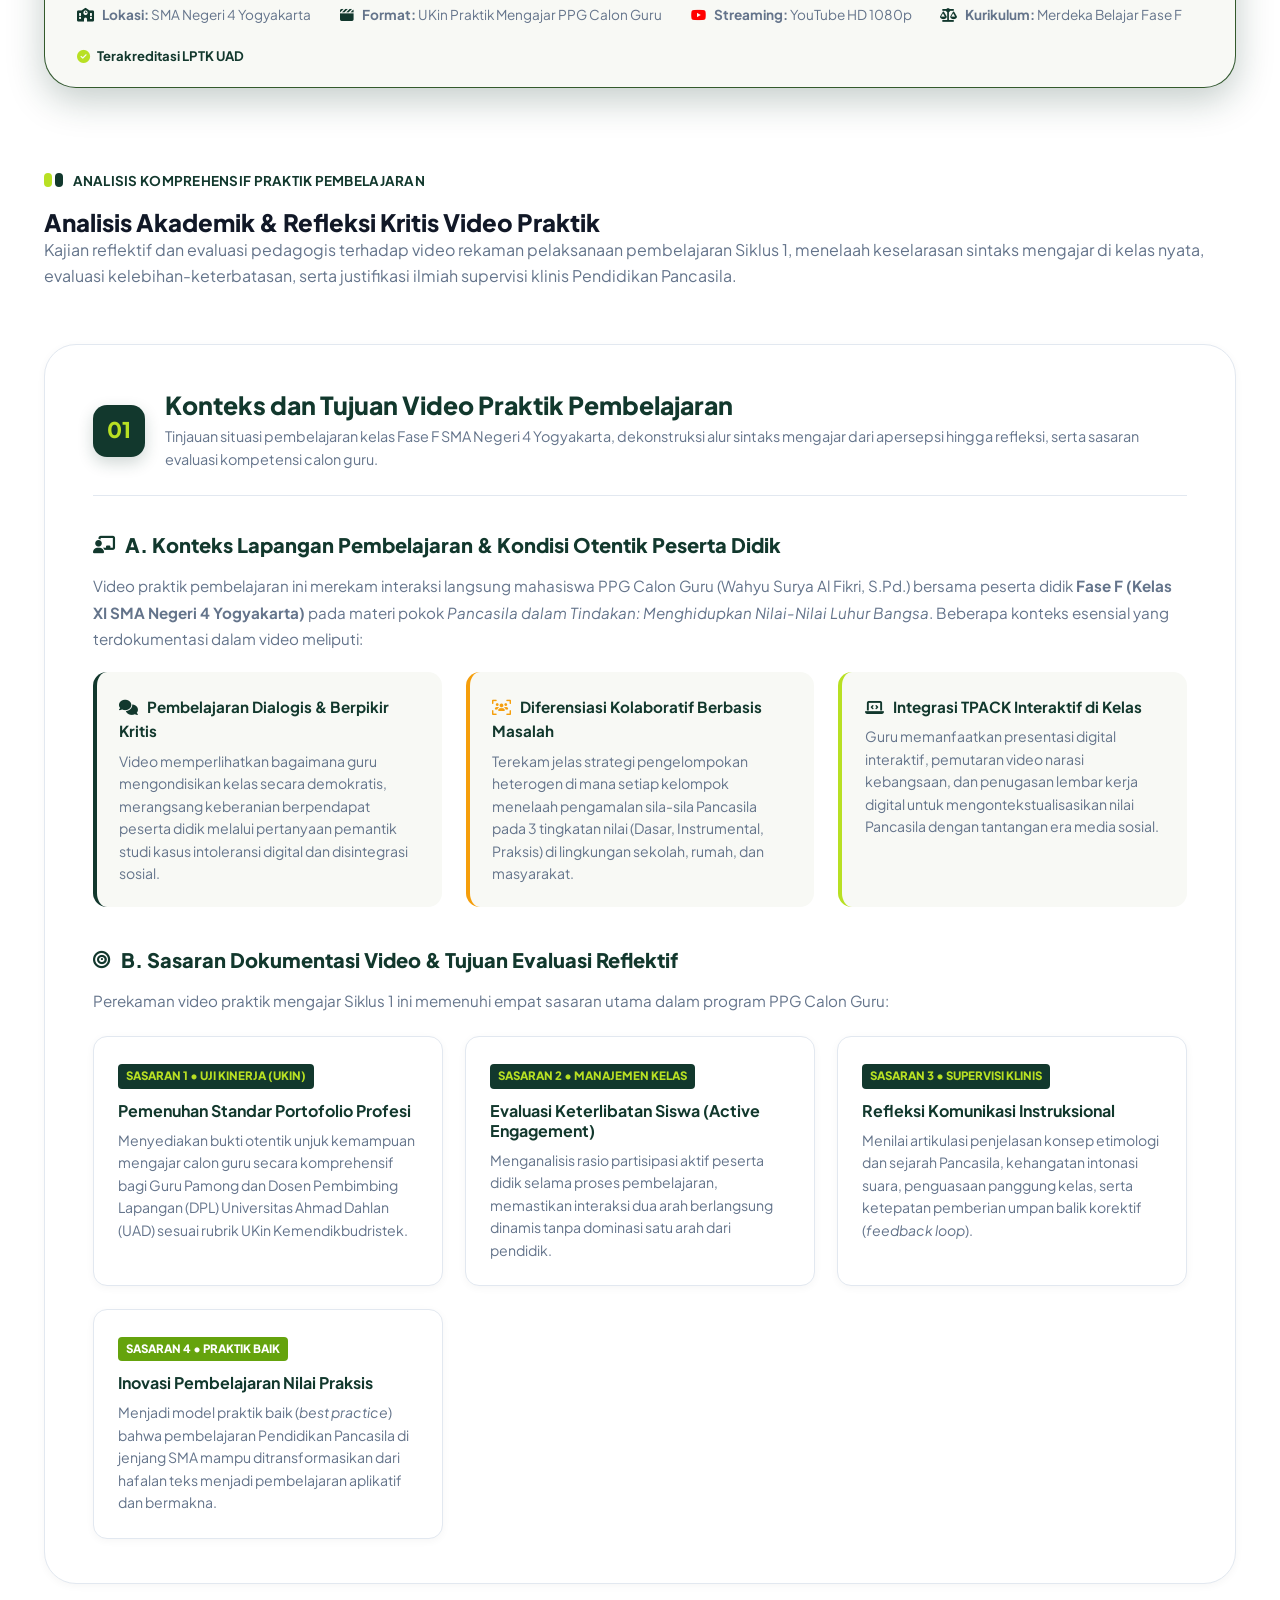
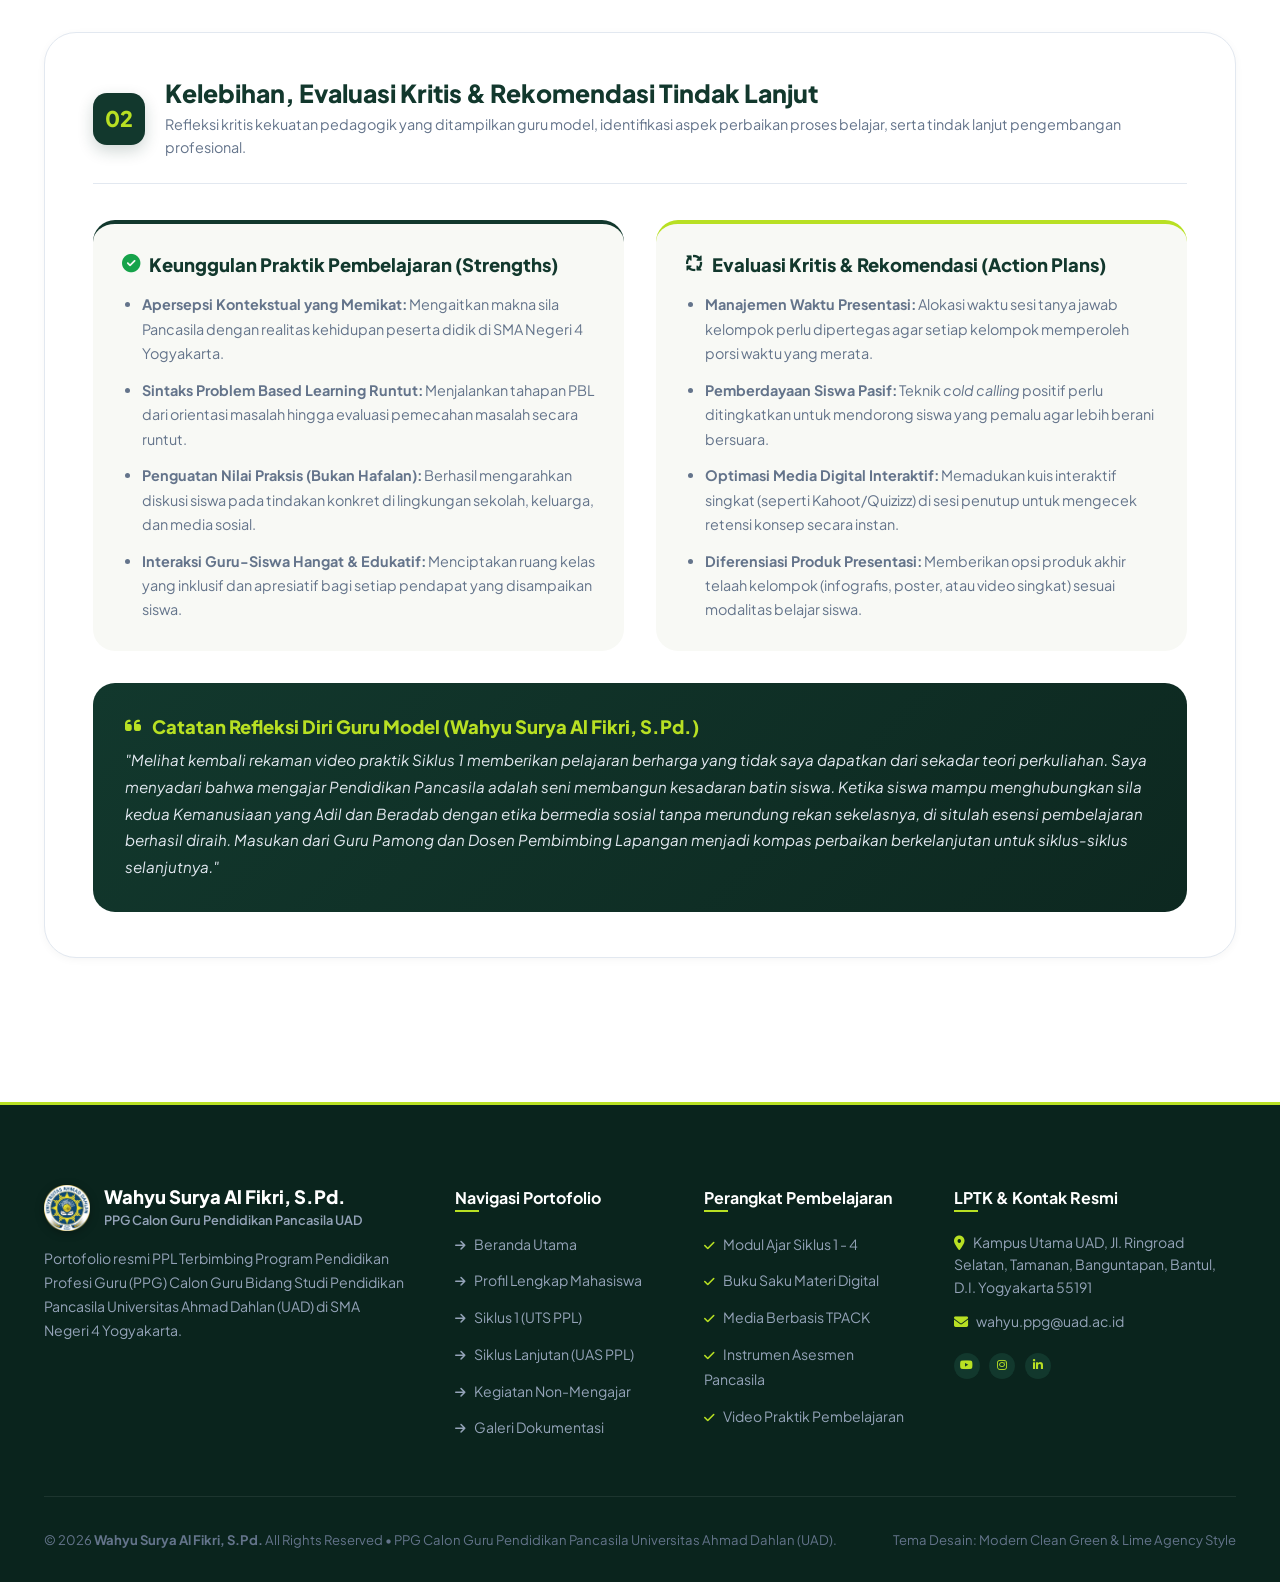
<file: UTS/video.html>
<!doctype html>
<html lang="id">
  <head>
    <meta charset="UTF-8" />
    <meta name="viewport" content="width=device-width, initial-scale=1.0" />
    <title>UTS - Video Praktik Pembelajaran (Siklus 1: Pancasila dalam Tindakan) | Wahyu Surya Al Fikri, S.Pd. - UAD</title>

    <link rel="icon" type="image/png" href="../logo.png" />
    <link rel="preconnect" href="https://fonts.googleapis.com" />
    <link rel="preconnect" href="https://fonts.gstatic.com" crossorigin />
    <link href="https://fonts.googleapis.com/css2?family=Plus+Jakarta+Sans:wght@300;400;500;600;700;800&display=swap" rel="stylesheet" />
    <link rel="stylesheet" href="https://cdnjs.cloudflare.com/ajax/libs/font-awesome/6.5.1/css/all.min.css" />
    <link rel="stylesheet" href="../css/style.css" />

    <style>
      .video-showcase-card {
        background: #12382d;
        border-radius: var(--radius-xl);
        overflow: hidden;
        box-shadow: 0 12px 36px rgba(18, 56, 45, 0.25);
        border: 1px solid rgba(184, 224, 35, 0.2);
      }
      .video-main-layout {
        display: grid;
        grid-template-columns: 1fr 380px;
        background: #0d2820;
      }
      @media (max-width: 1024px) {
        .video-main-layout {
          grid-template-columns: 1fr;
        }
      }
      .video-screen-wrapper {
        position: relative;
        padding-top: 56.25%;
        background: #000000;
        min-height: 400px;
      }
      .video-screen-wrapper iframe {
        position: absolute;
        top: 0;
        left: 0;
        width: 100%;
        height: 100%;
        border: 0;
      }
      .video-sidebar-panel {
        background: #ffffff;
        padding: 1.85rem;
        display: flex;
        flex-direction: column;
        border-left: 1px solid var(--color-border-light);
      }
      .timeline-list {
        display: flex;
        flex-direction: column;
        gap: 1rem;
      }
      .timeline-item {
        display: flex;
        gap: 0.85rem;
        align-items: flex-start;
        padding: 0.65rem 0.75rem;
        border-radius: 8px;
        transition: background 0.2s ease;
      }
      .timeline-item:hover {
        background: #f8f9f5;
      }
      .timeline-item.active {
        background: rgba(184, 224, 35, 0.15);
        border-left: 3px solid var(--color-primary-dark);
      }
      .time-badge {
        background: rgba(18, 56, 45, 0.08);
        color: var(--color-primary-dark);
        font-size: 0.75rem;
        font-weight: 800;
        padding: 3px 8px;
        border-radius: 4px;
        flex-shrink: 0;
      }
      .timeline-item.active .time-badge {
        background: var(--color-primary-dark);
        color: var(--color-accent-lime);
      }

      /* Primary Lime Button Override */
      .btn-primary-lime {
        background: var(--color-accent-lime) !important;
        color: var(--color-primary-dark) !important;
        font-weight: 800 !important;
        box-shadow: 0 6px 20px rgba(184, 224, 35, 0.35) !important;
        text-decoration: none !important;
        border: none !important;
        display: inline-flex;
        align-items: center;
        gap: 0.5rem;
      }
      .btn-primary-lime:hover {
        background: var(--color-accent-lime-hover) !important;
        transform: translateY(-2px);
        color: var(--color-primary-dark) !important;
        box-shadow: 0 10px 25px rgba(184, 224, 35, 0.45) !important;
      }
    </style>
  </head>
  <body>
    <!-- =================================================================
       1. TOPBAR
       ================================================================= -->
    <div class="topbar">
      <div class="container topbar-inner">
        <div class="topbar-contact">
          <a href="tel:+62859195374310" class="topbar-item">
            <i class="fa-solid fa-phone"></i>
            <span>+62 859-1953-74310</span>
          </a>
          <a href="mailto:wahyu.ppg@uad.ac.id" class="topbar-item">
            <i class="fa-solid fa-envelope"></i>
            <span>wahyu.ppg@uad.ac.id</span>
          </a>
          <div class="topbar-item">
            <i class="fa-solid fa-location-dot"></i>
            <span>Universitas Ahmad Dahlan (UAD) • D.I. Yogyakarta</span>
          </div>
        </div>

        <div class="topbar-social-wrap">
          <a href="javascript:void(0)" onclick="showToast('Facebook Wahyu Surya Al Fikri')" class="social-circle-btn" aria-label="Facebook"><i class="fa-brands fa-facebook-f"></i></a>
          <a href="javascript:void(0)" onclick="showToast('Twitter / X')" class="social-circle-btn" aria-label="Twitter"><i class="fa-brands fa-x-twitter"></i></a>
          <a href="javascript:void(0)" onclick="showToast('Instagram Wahyu Surya Al Fikri')" class="social-circle-btn" aria-label="Instagram"><i class="fa-brands fa-instagram"></i></a>
          <a href="javascript:void(0)" onclick="showToast('Kanal YouTube Pembelajaran Pendidikan Pancasila')" class="social-circle-btn" aria-label="YouTube"><i class="fa-brands fa-youtube"></i></a>
          <a href="javascript:void(0)" onclick="showToast('LinkedIn Wahyu Surya Al Fikri')" class="social-circle-btn" aria-label="LinkedIn"><i class="fa-brands fa-linkedin-in"></i></a>
        </div>
      </div>
    </div>

    <!-- =================================================================
       2. MAIN NAVBAR
       ================================================================= -->
    <header class="navbar">
      <div class="container navbar-inner">
        <a href="../index.html" class="brand">
          <img src="../logo navbar.png" alt="Logo UAD" class="brand-logo-img" onerror="this.style.display = 'none'" />
          <div>
            <span class="brand-title">Wahyu Surya Al Fikri, S.Pd.</span>
            <span class="brand-subtitle">PPG Calon Guru Pendidikan Pancasila UAD</span>
          </div>
        </a>

        <nav>
          <ul class="nav-links">
            <li><a href="../index.html" class="nav-link">Beranda</a></li>
            <li><a href="../profil.html" class="nav-link">Profil</a></li>

            <!-- UTS Dropdown (Active) -->
            <li class="nav-item-dropdown">
              <a href="javascript:void(0)" class="nav-link dropdown-toggle active" role="button"> UTS <i class="fa-solid fa-chevron-down chevron-icon"></i> </a>
              <ul class="dropdown-menu">
                <li>
                  <a href="rancangan.html" class="dropdown-item"><i class="fa-solid fa-book-bookmark"></i> Rancangan</a>
                </li>
                <li>
                  <a href="materi.html" class="dropdown-item"><i class="fa-solid fa-book-open"></i> Materi</a>
                </li>
                <li>
                  <a href="media.html" class="dropdown-item"><i class="fa-solid fa-photo-film"></i> Media</a>
                </li>
                <li>
                  <a href="instrumen.html" class="dropdown-item"><i class="fa-solid fa-clipboard-check"></i> Instrumen</a>
                </li>
                <li>
                  <a href="video.html" class="dropdown-item active" style="font-weight: 700"><i class="fa-solid fa-circle-play"></i> Video</a>
                </li>
              </ul>
            </li>

            <!-- UAS Dropdown -->
            <li class="nav-item-dropdown">
              <a href="javascript:void(0)" class="nav-link dropdown-toggle" role="button"> UAS <i class="fa-solid fa-chevron-down chevron-icon"></i> </a>
              <ul class="dropdown-menu">
                <li>
                  <a href="../UAS/rancangan.html" class="dropdown-item"><i class="fa-solid fa-book-bookmark"></i> Rancangan</a>
                </li>
                <li>
                  <a href="../UAS/materi.html" class="dropdown-item"><i class="fa-solid fa-book-open"></i> Materi</a>
                </li>
                <li>
                  <a href="../UAS/media.html" class="dropdown-item"><i class="fa-solid fa-photo-film"></i> Media</a>
                </li>
                <li>
                  <a href="../UAS/instrumen.html" class="dropdown-item"><i class="fa-solid fa-clipboard-check"></i> Instrumen</a>
                </li>
                <li>
                  <a href="../UAS/video.html" class="dropdown-item"><i class="fa-solid fa-circle-play"></i> Video</a>
                </li>
              </ul>
            </li>

            <li><a href="../non-mengajar.html" class="nav-link">Non-Mengajar</a></li>
            <li><a href="../dokumentasi.html" class="nav-link">Dokumentasi</a></li>
          </ul>
        </nav>

        <div class="nav-actions">
          <a href="../index.html" class="btn btn-outline-dark btn-sm"> <i class="fa-solid fa-arrow-left"></i> Beranda </a>
          <button class="mobile-toggle" aria-label="Toggle Menu">
            <i class="fa-solid fa-bars"></i>
          </button>
        </div>
      </div>
    </header>

    <!-- =================================================================
       3. SUBPAGE HERO HEADER
       ================================================================= -->
    <section class="subpage-hero-agency">
      <div class="container">
        <div class="badge-pill-group">
          <span class="twin-dot-icon"> <span></span><span></span> </span>
          <span>UTS • SIKLUS 1 PPL TERBIMBING</span>
        </div>

        <h1 style="font-size: clamp(2.2rem, 4vw, 3.2rem); color: var(--color-primary-dark); margin-bottom: 0.8rem; font-weight: 800">Video Praktik Pembelajaran (Siklus 1: Pancasila dalam Tindakan)</h1>
        <p style="max-width: 820px; font-size: 1.05rem; line-height: 1.6; color: var(--color-text-muted)">
          Dokumentasi rekaman video pelaksanaan praktik pembelajaran tatap muka Kurikulum Merdeka Fase F (Kelas XI SMA) untuk Ujian Tengah Semester (UTS) PPL Terbimbing di SMA Negeri 4 Yogyakarta. Menampilkan implementasi model
          <strong>Problem Based Learning (PBL)</strong>, pembelajaran berdiferensiasi, diskusi pemecahan masalah aktual, dan integrasi media TPACK pada materi <strong>Pancasila dalam Tindakan</strong>.
        </p>

        <div class="subpage-breadcrumb">
          <a href="../index.html">Beranda</a>
          <i class="fa-solid fa-chevron-right"></i>
          <span>Siklus 1 (UTS)</span>
          <i class="fa-solid fa-chevron-right"></i>
          <span style="color: var(--color-primary-dark); font-weight: 700">Video Praktik</span>
        </div>
      </div>
    </section>

    <!-- =================================================================
       4. MAIN CONTENT: VIDEO PLAYER & COMPREHENSIVE ANALYSIS
       ================================================================= -->
    <main style="padding: 4rem 0 6rem; background: #ffffff">
      <div class="container">
        <!-- =============================================================
           A. INTERACTIVE VIDEO PLAYER SECTION
           ============================================================= -->
        <section style="margin-bottom: 5rem">
          <div class="section-agency-head" style="margin-bottom: 2rem">
            <div class="badge-pill-group">
              <span class="twin-dot-icon"> <span></span><span></span> </span>
              <span>REKAMAN VIDEO SIKLUS 1 • YOUTUBE HD</span>
            </div>
            <h2 class="section-agency-title">Pemutaran Video Praktik Mengajar (YouTube Stream)</h2>
            <p class="section-agency-subtitle">
              Saksikan rekaman video utuh pelaksanaan praktik mengajar materi <strong>Pancasila dalam Tindakan: Menghidupkan Nilai-Nilai Luhur Bangsa</strong> berdurasi terstandar Uji Kinerja (UKin) PPG Calon Guru yang diselenggarakan di
              ruang kelas Fase F SMA Negeri 4 Yogyakarta.
            </p>
          </div>

          <!-- Video Showcase Container Card -->
          <div class="video-showcase-card">
            <!-- Toolbar -->
            <div class="pdf-viewer-toolbar">
              <div class="pdf-toolbar-info">
                <div class="pdf-toolbar-icon" style="background: rgba(184, 224, 35, 0.15); color: var(--color-accent-lime)">
                  <i class="fa-solid fa-circle-play"></i>
                </div>
                <div>
                  <div class="pdf-toolbar-title">Video Praktik: Pembelajaran Pancasila dalam Tindakan (Siklus 1)</div>
                  <div class="pdf-toolbar-sub">Praktikan: <strong>Wahyu Surya Al Fikri, S.Pd.</strong> • SMA Negeri 4 Yogyakarta • Fase F / Kelas XI SMA • PPL PPG UAD</div>
                </div>
              </div>

              <div class="pdf-toolbar-actions">
                <span class="tag-pill" style="background: rgba(184, 224, 35, 0.2); color: #b8e023; font-weight: 700; border: 1px solid rgba(184, 224, 35, 0.4); padding: 6px 14px; font-size: 0.78rem">
                  <i class="fa-solid fa-circle-check" style="margin-right: 5px"></i> Terverifikasi LPTK UAD
                </span>
                <a href="https://youtu.be/1jCaDqPt7w8?si=zL5CZL5W4UxaLVb3" target="_blank" rel="noopener noreferrer" class="btn btn-primary-lime btn-sm"> <i class="fa-brands fa-youtube"></i> Tonton di YouTube </a>
                <a href="https://www.youtube.com/watch?v=1jCaDqPt7w8" target="_blank" rel="noopener noreferrer" class="btn btn-outline-light btn-sm" style="border-color: rgba(255, 255, 255, 0.4); color: #ffffff">
                  <i class="fa-solid fa-arrow-up-right-from-square"></i> Layar Penuh
                </a>
              </div>
            </div>

            <!-- Video Display Layout: Screen + Sidebar -->
            <div class="video-main-layout">
              <!-- Video Screen Wrapper with YouTube Embed Iframe -->
              <div class="video-screen-wrapper">
                <iframe
                  src="https://www.youtube.com/embed/1jCaDqPt7w8?rel=0&modestbranding=1"
                  title="Video Praktik Pembelajaran Siklus 1 Wahyu Surya Al Fikri - Pancasila dalam Tindakan"
                  allow="accelerometer; autoplay; clipboard-write; encrypted-media; gyroscope; picture-in-picture; web-share"
                  allowfullscreen
                >
                  <p style="padding: 2rem; color: #ffffff; text-align: center">
                    Peramban Anda tidak mendukung pemutaran video langsung. Silakan
                    <a href="https://youtu.be/1jCaDqPt7w8?si=zL5CZL5W4UxaLVb3" target="_blank" style="color: var(--color-accent-lime); font-weight: bold; text-decoration: underline"> Klik di sini untuk menonton video di YouTube </a>.
                  </p>
                </iframe>
              </div>

              <!-- Video Sidebar & Timeline Sintaks -->
              <div class="video-sidebar-panel">
                <div style="display: flex; justify-content: space-between; align-items: center; margin-bottom: 0.5rem">
                  <h3 style="font-size: 1.2rem; color: var(--color-primary-dark); font-weight: 800; margin: 0">Sintaks Pembelajaran</h3>
                  <span class="time-badge" style="background: var(--color-primary-dark); color: var(--color-accent-lime); font-weight: 800; font-size: 0.75rem; padding: 4px 10px; border-radius: var(--radius-pill)">
                    PBL Berdiferensiasi
                  </span>
                </div>
                <p style="font-size: 0.85rem; color: var(--color-text-muted); margin-bottom: 1.25rem">Materi: Pancasila dalam Tindakan • Fase F Kelas XI SMA Negeri 4 Yogyakarta</p>

                <!-- Timeline Items -->
                <div class="timeline-list">
                  <div class="timeline-item active">
                    <span class="time-badge">Fase 1</span>
                    <div>
                      <strong style="font-size: 0.88rem; color: var(--color-primary-dark); display: block; margin-bottom: 2px"> Pendahuluan & Apersepsi Makna Sila </strong>
                      <span style="font-size: 0.8rem; color: var(--color-text-muted); line-height: 1.5; display: block">
                        Salam pembuka, doa bersama, presensi, penyampaian tujuan pembelajaran, dan apersepsi nilai-nilai Pancasila dalam realitas keseharian.
                      </span>
                    </div>
                  </div>

                  <div class="timeline-item">
                    <span class="time-badge">Fase 2</span>
                    <div>
                      <strong style="font-size: 0.88rem; color: var(--color-primary-dark); display: block; margin-bottom: 2px"> Orientasi Masalah & Stimulasi Kasus </strong>
                      <span style="font-size: 0.8rem; color: var(--color-text-muted); line-height: 1.5; display: block">
                        Penayangan fenomena aktual tantangan era digital (hoaks, cyberbullying, ujaran kebencian) untuk memantik daya berpikir kritis siswa.
                      </span>
                    </div>
                  </div>

                  <div class="timeline-item">
                    <span class="time-badge">Fase 3</span>
                    <div>
                      <strong style="font-size: 0.88rem; color: var(--color-primary-dark); display: block; margin-bottom: 2px"> Penyelidikan & Diskusi Kolaboratif </strong>
                      <span style="font-size: 0.8rem; color: var(--color-text-muted); line-height: 1.5; display: block">
                        Pengorganisasian kelompok belajar diferensiasi minat, pengerjaan E-LKPD, dan pendampingan pemecahan masalah berbasis nilai Praksis.
                      </span>
                    </div>
                  </div>

                  <div class="timeline-item">
                    <span class="time-badge">Fase 4</span>
                    <div>
                      <strong style="font-size: 0.88rem; color: var(--color-primary-dark); display: block; margin-bottom: 2px"> Presentasi Solusi & Umpan Balik </strong>
                      <span style="font-size: 0.8rem; color: var(--color-text-muted); line-height: 1.5; display: block">
                        Pemaparan hasil telaah kelompok tindakan nyata pengamalan 5 sila, tanggapan aktif antarkelompok, dan klarifikasi penguatan guru.
                      </span>
                    </div>
                  </div>

                  <div class="timeline-item">
                    <span class="time-badge">Fase 5</span>
                    <div>
                      <strong style="font-size: 0.88rem; color: var(--color-primary-dark); display: block; margin-bottom: 2px"> Evaluasi, Refleksi & Penutup </strong>
                      <span style="font-size: 0.8rem; color: var(--color-text-muted); line-height: 1.5; display: block">
                        Asesmen formatif pemahaman konsep, refleksi 3 tingkatan nilai (Dasar, Instrumental, Praksis), rangkuman bersama, dan doa penutup.
                      </span>
                    </div>
                  </div>
                </div>

                <!-- Action Link -->
                <div style="margin-top: auto; padding-top: 1.5rem">
                  <a href="https://youtu.be/1jCaDqPt7w8?si=zL5CZL5W4UxaLVb3" target="_blank" rel="noopener noreferrer" class="btn btn-primary-dark btn-sm" style="width: 100%; text-align: center; justify-content: center">
                    <i class="fa-brands fa-youtube" style="color: #ff0000; margin-right: 6px"></i> Tonton Langsung di YouTube
                  </a>
                </div>
              </div>
            </div>

            <!-- Footer Metadata Bar -->
            <div style="background: #f8f9f5; padding: 1.25rem 2rem; border-top: 1px solid var(--color-border-light); display: flex; align-items: center; justify-content: space-between; flex-wrap: wrap; gap: 1rem">
              <div style="display: flex; align-items: center; gap: 1.8rem; flex-wrap: wrap">
                <div style="font-size: 0.85rem; color: var(--color-text-muted)">
                  <i class="fa-solid fa-school" style="color: var(--color-primary-dark); margin-right: 6px"></i>
                  <strong>Lokasi:</strong> SMA Negeri 4 Yogyakarta
                </div>
                <div style="font-size: 0.85rem; color: var(--color-text-muted)">
                  <i class="fa-solid fa-clapperboard" style="color: var(--color-primary-dark); margin-right: 6px"></i>
                  <strong>Format:</strong> UKin Praktik Mengajar PPG Calon Guru
                </div>
                <div style="font-size: 0.85rem; color: var(--color-text-muted)">
                  <i class="fa-brands fa-youtube" style="color: #ff0000; margin-right: 6px"></i>
                  <strong>Streaming:</strong> YouTube HD 1080p
                </div>
                <div style="font-size: 0.85rem; color: var(--color-text-muted)">
                  <i class="fa-solid fa-scale-balanced" style="color: var(--color-primary-dark); margin-right: 6px"></i>
                  <strong>Kurikulum:</strong> Merdeka Belajar Fase F
                </div>
              </div>
              <div>
                <a href="javascript:void(0)" onclick="showToast('Video Resmi PPL Terbimbing PPG UAD 2026')" style="font-size: 0.82rem; color: var(--color-primary-dark); font-weight: 700; text-decoration: none">
                  <i class="fa-solid fa-circle-check" style="color: var(--color-accent-lime); margin-right: 5px"></i> Terakreditasi LPTK UAD
                </a>
              </div>
            </div>
          </div>
        </section>

        <!-- =============================================================
           B. COMPREHENSIVE ANALYSIS OF THE TEACHING VIDEO
           ============================================================= -->
        <section>
          <div class="section-agency-head" style="margin-bottom: 3.5rem">
            <div class="badge-pill-group">
              <span class="twin-dot-icon"> <span></span><span></span> </span>
              <span>ANALISIS KOMPREHENSIF PRAKTIK PEMBELAJARAN</span>
            </div>
            <h2 class="section-agency-title">Analisis Akademik & Refleksi Kritis Video Praktik</h2>
            <p class="section-agency-subtitle">
              Kajian reflektif dan evaluasi pedagogis terhadap video rekaman pelaksanaan pembelajaran Siklus 1, menelaah keselarasan sintaks mengajar di kelas nyata, evaluasi kelebihan-keterbatasan, serta justifikasi ilmiah supervisi klinis
              Pendidikan Pancasila.
            </p>
          </div>

          <!-- Modul 1: Konteks dan Sasaran -->
          <article class="analysis-module-card">
            <div class="analysis-module-header">
              <div class="analysis-module-num">01</div>
              <div>
                <h3 class="analysis-module-title">Konteks dan Tujuan Video Praktik Pembelajaran</h3>
                <p class="analysis-module-desc">Tinjauan situasi pembelajaran kelas Fase F SMA Negeri 4 Yogyakarta, dekonstruksi alur sintaks mengajar dari apersepsi hingga refleksi, serta sasaran evaluasi kompetensi calon guru.</p>
              </div>
            </div>

            <div class="analysis-content-body">
              <div style="margin-bottom: 2.5rem">
                <h4 style="font-size: 1.25rem; font-weight: 800; color: var(--color-primary-dark); margin-bottom: 1rem; display: flex; align-items: center; gap: 0.65rem">
                  <i class="fa-solid fa-chalkboard-user" style="color: var(--color-primary-dark); font-size: 1.1rem"></i>
                  A. Konteks Lapangan Pembelajaran & Kondisi Otentik Peserta Didik
                </h4>
                <p style="font-size: 0.95rem; color: var(--color-text-muted); line-height: 1.75; margin-bottom: 1.2rem">
                  Video praktik pembelajaran ini merekam interaksi langsung mahasiswa PPG Calon Guru (Wahyu Surya Al Fikri, S.Pd.) bersama peserta didik <strong>Fase F (Kelas XI SMA Negeri 4 Yogyakarta)</strong> pada materi pokok
                  <em>Pancasila dalam Tindakan: Menghidupkan Nilai-Nilai Luhur Bangsa</em>. Beberapa konteks esensial yang terdokumentasi dalam video meliputi:
                </p>

                <div style="display: grid; grid-template-columns: repeat(auto-fit, minmax(320px, 1fr)); gap: 1.5rem; margin-bottom: 1.5rem">
                  <div style="background: #f8f9f5; border-radius: var(--radius-md); padding: 1.4rem; border-left: 4px solid var(--color-primary-dark)">
                    <strong style="display: block; color: var(--color-primary-dark); font-size: 0.95rem; margin-bottom: 0.4rem">
                      <i class="fa-solid fa-comments" style="margin-right: 6px"></i> Pembelajaran Dialogis & Berpikir Kritis
                    </strong>
                    <p style="font-size: 0.88rem; color: var(--color-text-muted); line-height: 1.6; margin: 0">
                      Video memperlihatkan bagaimana guru mengondisikan kelas secara demokratis, merangsang keberanian berpendapat peserta didik melalui pertanyaan pemantik studi kasus intoleransi digital dan disintegrasi sosial.
                    </p>
                  </div>

                  <div style="background: #f8f9f5; border-radius: var(--radius-md); padding: 1.4rem; border-left: 4px solid #f59e0b">
                    <strong style="display: block; color: var(--color-primary-dark); font-size: 0.95rem; margin-bottom: 0.4rem">
                      <i class="fa-solid fa-users-viewfinder" style="margin-right: 6px; color: #f59e0b"></i> Diferensiasi Kolaboratif Berbasis Masalah
                    </strong>
                    <p style="font-size: 0.88rem; color: var(--color-text-muted); line-height: 1.6; margin: 0">
                      Terekam jelas strategi pengelompokan heterogen di mana setiap kelompok menelaah pengamalan sila-sila Pancasila pada 3 tingkatan nilai (Dasar, Instrumental, Praksis) di lingkungan sekolah, rumah, dan masyarakat.
                    </p>
                  </div>

                  <div style="background: #f8f9f5; border-radius: var(--radius-md); padding: 1.4rem; border-left: 4px solid var(--color-accent-lime)">
                    <strong style="display: block; color: var(--color-primary-dark); font-size: 0.95rem; margin-bottom: 0.4rem"> <i class="fa-solid fa-laptop-code" style="margin-right: 6px"></i> Integrasi TPACK Interaktif di Kelas </strong>
                    <p style="font-size: 0.88rem; color: var(--color-text-muted); line-height: 1.6; margin: 0">
                      Guru memanfaatkan presentasi digital interaktif, pemutaran video narasi kebangsaan, dan penugasan lembar kerja digital untuk mengontekstualisasikan nilai Pancasila dengan tantangan era media sosial.
                    </p>
                  </div>
                </div>
              </div>

              <div>
                <h4 style="font-size: 1.25rem; font-weight: 800; color: var(--color-primary-dark); margin-bottom: 1rem; display: flex; align-items: center; gap: 0.65rem">
                  <i class="fa-solid fa-bullseye" style="color: var(--color-primary-dark); font-size: 1.1rem"></i>
                  B. Sasaran Dokumentasi Video & Tujuan Evaluasi Reflektif
                </h4>
                <p style="font-size: 0.95rem; color: var(--color-text-muted); line-height: 1.7; margin-bottom: 1.4rem">Perekaman video praktik mengajar Siklus 1 ini memenuhi empat sasaran utama dalam program PPG Calon Guru:</p>

                <div style="display: grid; grid-template-columns: repeat(auto-fit, minmax(260px, 1fr)); gap: 1.4rem">
                  <div style="background: #ffffff; border: 1px solid var(--color-border-light); border-radius: var(--radius-md); padding: 1.5rem; box-shadow: var(--shadow-sm)">
                    <div style="display: inline-block; background: var(--color-primary-dark); color: var(--color-accent-lime); font-size: 0.72rem; font-weight: 800; padding: 3px 8px; border-radius: 4px; margin-bottom: 0.75rem">
                      SASARAN 1 • UJI KINERJA (UKIN)
                    </div>
                    <h5 style="font-size: 1rem; font-weight: 700; color: var(--color-primary-dark); margin-bottom: 0.5rem">Pemenuhan Standar Portofolio Profesi</h5>
                    <p style="font-size: 0.88rem; color: var(--color-text-muted); line-height: 1.6; margin: 0">
                      Menyediakan bukti otentik unjuk kemampuan mengajar calon guru secara komprehensif bagi Guru Pamong dan Dosen Pembimbing Lapangan (DPL) Universitas Ahmad Dahlan (UAD) sesuai rubrik UKin Kemendikbudristek.
                    </p>
                  </div>

                  <div style="background: #ffffff; border: 1px solid var(--color-border-light); border-radius: var(--radius-md); padding: 1.5rem; box-shadow: var(--shadow-sm)">
                    <div style="display: inline-block; background: var(--color-primary-dark); color: var(--color-accent-lime); font-size: 0.72rem; font-weight: 800; padding: 3px 8px; border-radius: 4px; margin-bottom: 0.75rem">
                      SASARAN 2 • MANAJEMEN KELAS
                    </div>
                    <h5 style="font-size: 1rem; font-weight: 700; color: var(--color-primary-dark); margin-bottom: 0.5rem">Evaluasi Keterlibatan Siswa (Active Engagement)</h5>
                    <p style="font-size: 0.88rem; color: var(--color-text-muted); line-height: 1.6; margin: 0">
                      Menganalisis rasio partisipasi aktif peserta didik selama proses pembelajaran, memastikan interaksi dua arah berlangsung dinamis tanpa dominasi satu arah dari pendidik.
                    </p>
                  </div>

                  <div style="background: #ffffff; border: 1px solid var(--color-border-light); border-radius: var(--radius-md); padding: 1.5rem; box-shadow: var(--shadow-sm)">
                    <div style="display: inline-block; background: var(--color-primary-dark); color: var(--color-accent-lime); font-size: 0.72rem; font-weight: 800; padding: 3px 8px; border-radius: 4px; margin-bottom: 0.75rem">
                      SASARAN 3 • SUPERVISI KLINIS
                    </div>
                    <h5 style="font-size: 1rem; font-weight: 700; color: var(--color-primary-dark); margin-bottom: 0.5rem">Refleksi Komunikasi Instruksional</h5>
                    <p style="font-size: 0.88rem; color: var(--color-text-muted); line-height: 1.6; margin: 0">
                      Menilai artikulasi penjelasan konsep etimologi dan sejarah Pancasila, kehangatan intonasi suara, penguasaan panggung kelas, serta ketepatan pemberian umpan balik korektif (<em>feedback loop</em>).
                    </p>
                  </div>

                  <div style="background: #ffffff; border: 1px solid var(--color-border-light); border-radius: var(--radius-md); padding: 1.5rem; box-shadow: var(--shadow-sm)">
                    <div style="display: inline-block; background: #65a30d; color: #ffffff; font-size: 0.72rem; font-weight: 800; padding: 3px 8px; border-radius: 4px; margin-bottom: 0.75rem">SASARAN 4 • PRAKTIK BAIK</div>
                    <h5 style="font-size: 1rem; font-weight: 700; color: var(--color-primary-dark); margin-bottom: 0.5rem">Inovasi Pembelajaran Nilai Praksis</h5>
                    <p style="font-size: 0.88rem; color: var(--color-text-muted); line-height: 1.6; margin: 0">
                      Menjadi model praktik baik (<em>best practice</em>) bahwa pembelajaran Pendidikan Pancasila di jenjang SMA mampu ditransformasikan dari hafalan teks menjadi pembelajaran aplikatif dan bermakna.
                    </p>
                  </div>
                </div>
              </div>
            </div>
          </article>

          <!-- Modul 2: Kelebihan dan Rekomendasi -->
          <article class="analysis-module-card">
            <div class="analysis-module-header">
              <div class="analysis-module-num">02</div>
              <div>
                <h3 class="analysis-module-title">Kelebihan, Evaluasi Kritis & Rekomendasi Tindak Lanjut</h3>
                <p class="analysis-module-desc">Refleksi kritis kekuatan pedagogik yang ditampilkan guru model, identifikasi aspek perbaikan proses belajar, serta tindak lanjut pengembangan profesional.</p>
              </div>
            </div>

            <div class="analysis-content-body">
              <div class="analysis-grid-2col" style="margin-bottom: 2rem">
                <!-- Kelebihan -->
                <div style="background: #f8f9f5; border-radius: var(--radius-lg); padding: 1.8rem; border-top: 4px solid var(--color-primary-dark)">
                  <h4 style="font-size: 1.15rem; font-weight: 800; color: var(--color-primary-dark); margin-bottom: 1rem; display: flex; align-items: center; gap: 0.6rem">
                    <i class="fa-solid fa-circle-check" style="color: #16a34a"></i> Keunggulan Praktik Pembelajaran (Strengths)
                  </h4>
                  <ul style="padding-left: 1.25rem; font-size: 0.9rem; line-height: 1.7; color: var(--color-text-muted)">
                    <li style="margin-bottom: 0.75rem"><strong>Apersepsi Kontekstual yang Memikat:</strong> Mengaitkan makna sila Pancasila dengan realitas kehidupan peserta didik di SMA Negeri 4 Yogyakarta.</li>
                    <li style="margin-bottom: 0.75rem"><strong>Sintaks Problem Based Learning Runtut:</strong> Menjalankan tahapan PBL dari orientasi masalah hingga evaluasi pemecahan masalah secara runtut.</li>
                    <li style="margin-bottom: 0.75rem"><strong>Penguatan Nilai Praksis (Bukan Hafalan):</strong> Berhasil mengarahkan diskusi siswa pada tindakan konkret di lingkungan sekolah, keluarga, dan media sosial.</li>
                    <li><strong>Interaksi Guru-Siswa Hangat & Edukatif:</strong> Menciptakan ruang kelas yang inklusif dan apresiatif bagi setiap pendapat yang disampaikan siswa.</li>
                  </ul>
                </div>

                <!-- Rekomendasi Tindak Lanjut -->
                <div style="background: #f8f9f5; border-radius: var(--radius-lg); padding: 1.8rem; border-top: 4px solid var(--color-accent-lime)">
                  <h4 style="font-size: 1.15rem; font-weight: 800; color: var(--color-primary-dark); margin-bottom: 1rem; display: flex; align-items: center; gap: 0.6rem">
                    <i class="fa-solid fa-arrows-spin" style="color: var(--color-primary-dark)"></i> Evaluasi Kritis & Rekomendasi (Action Plans)
                  </h4>
                  <ul style="padding-left: 1.25rem; font-size: 0.9rem; line-height: 1.7; color: var(--color-text-muted)">
                    <li style="margin-bottom: 0.75rem"><strong>Manajemen Waktu Presentasi:</strong> Alokasi waktu sesi tanya jawab kelompok perlu dipertegas agar setiap kelompok memperoleh porsi waktu yang merata.</li>
                    <li style="margin-bottom: 0.75rem"><strong>Pemberdayaan Siswa Pasif:</strong> Teknik <em>cold calling</em> positif perlu ditingkatkan untuk mendorong siswa yang pemalu agar lebih berani bersuara.</li>
                    <li style="margin-bottom: 0.75rem"><strong>Optimasi Media Digital Interaktif:</strong> Memadukan kuis interaktif singkat (seperti Kahoot/Quizizz) di sesi penutup untuk mengecek retensi konsep secara instan.</li>
                    <li><strong>Diferensiasi Produk Presentasi:</strong> Memberikan opsi produk akhir telaah kelompok (infografis, poster, atau video singkat) sesuai modalitas belajar siswa.</li>
                  </ul>
                </div>
              </div>

              <!-- Refleksi Holistik Calon Guru -->
              <div style="background: linear-gradient(135deg, #12382d 0%, #0d2820 100%); border-radius: var(--radius-lg); padding: 2rem; color: #ffffff">
                <h4 style="color: var(--color-accent-lime); font-size: 1.15rem; font-weight: 800; margin-bottom: 0.6rem; display: flex; align-items: center; gap: 0.6rem">
                  <i class="fa-solid fa-quote-left"></i> Catatan Refleksi Diri Guru Model (Wahyu Surya Al Fikri, S.Pd.)
                </h4>
                <p style="font-size: 0.95rem; line-height: 1.75; color: #e2e8f0; margin: 0; font-style: italic">
                  "Melihat kembali rekaman video praktik Siklus 1 memberikan pelajaran berharga yang tidak saya dapatkan dari sekadar teori perkuliahan. Saya menyadari bahwa mengajar Pendidikan Pancasila adalah seni membangun kesadaran
                  batin siswa. Ketika siswa mampu menghubungkan sila kedua Kemanusiaan yang Adil dan Beradab dengan etika bermedia sosial tanpa merundung rekan sekelasnya, di situlah esensi pembelajaran berhasil diraih. Masukan dari Guru
                  Pamong dan Dosen Pembimbing Lapangan menjadi kompas perbaikan berkelanjutan untuk siklus-siklus selanjutnya."
                </p>
              </div>
            </div>
          </article>
        </section>
      </div>
    </main>

    <!-- =================================================================
       5. AGENCY FOOTER
       ================================================================= -->
    <footer class="footer-agency">
      <div class="container">
        <div class="footer-agency-grid">
          <!-- Brand Info -->
          <div class="footer-agency-col">
            <div class="footer-agency-brand" style="display: flex; align-items: center; gap: 0.85rem; margin-bottom: 1rem">
              <img
                src="../logo navbar.png"
                alt="Logo UAD"
                class="footer-agency-logo-img"
                style="width: 46px; height: 46px; object-fit: contain; background: transparent; padding: 0; border: none; box-shadow: none; flex-shrink: 0"
                onerror="this.style.display = 'none'"
              />
              <div class="footer-agency-brand-text">
                <span class="title" style="display: block; font-size: 1.15rem; font-weight: 800; color: #ffffff">Wahyu Surya Al Fikri, S.Pd.</span>
                <span class="sub" style="display: block; font-size: 0.8rem; color: #94a3b8; font-weight: 600">PPG Calon Guru Pendidikan Pancasila UAD</span>
              </div>
            </div>
            <p class="footer-agency-bio" style="color: #94a3b8; font-size: 0.88rem; line-height: 1.7">
              Portofolio resmi PPL Terbimbing Program Pendidikan Profesi Guru (PPG) Calon Guru Bidang Studi Pendidikan Pancasila Universitas Ahmad Dahlan (UAD) di SMA Negeri 4 Yogyakarta.
            </p>
          </div>

          <!-- Quick Links -->
          <div class="footer-agency-col">
            <h4 class="footer-agency-col-title">Navigasi Portofolio</h4>
            <ul class="footer-agency-links">
              <li>
                <a href="../index.html"><i class="fa-solid fa-arrow-right" style="font-size: 0.75rem; margin-right: 6px"></i> Beranda Utama</a>
              </li>
              <li>
                <a href="../profil.html"><i class="fa-solid fa-arrow-right" style="font-size: 0.75rem; margin-right: 6px"></i> Profil Lengkap Mahasiswa</a>
              </li>
              <li>
                <a href="rancangan.html"><i class="fa-solid fa-arrow-right" style="font-size: 0.75rem; margin-right: 6px"></i> Siklus 1 (UTS PPL)</a>
              </li>
              <li>
                <a href="../UAS/rancangan.html"><i class="fa-solid fa-arrow-right" style="font-size: 0.75rem; margin-right: 6px"></i> Siklus Lanjutan (UAS PPL)</a>
              </li>
              <li>
                <a href="../non-mengajar.html"><i class="fa-solid fa-arrow-right" style="font-size: 0.75rem; margin-right: 6px"></i> Kegiatan Non-Mengajar</a>
              </li>
              <li>
                <a href="../dokumentasi.html"><i class="fa-solid fa-arrow-right" style="font-size: 0.75rem; margin-right: 6px"></i> Galeri Dokumentasi</a>
              </li>
            </ul>
          </div>

          <!-- Perangkat PPL -->
          <div class="footer-agency-col">
            <h4 class="footer-agency-col-title">Perangkat Pembelajaran</h4>
            <ul class="footer-agency-links">
              <li>
                <a href="rancangan.html"><i class="fa-solid fa-check" style="color: var(--color-accent-lime); font-size: 0.75rem; margin-right: 6px"></i> Modul Ajar Siklus 1 - 4</a>
              </li>
              <li>
                <a href="materi.html"><i class="fa-solid fa-check" style="color: var(--color-accent-lime); font-size: 0.75rem; margin-right: 6px"></i> Buku Saku Materi Digital</a>
              </li>
              <li>
                <a href="media.html"><i class="fa-solid fa-check" style="color: var(--color-accent-lime); font-size: 0.75rem; margin-right: 6px"></i> Media Berbasis TPACK</a>
              </li>
              <li>
                <a href="instrumen.html"><i class="fa-solid fa-check" style="color: var(--color-accent-lime); font-size: 0.75rem; margin-right: 6px"></i> Instrumen Asesmen Pancasila</a>
              </li>
              <li>
                <a href="video.html"><i class="fa-solid fa-check" style="color: var(--color-accent-lime); font-size: 0.75rem; margin-right: 6px"></i> Video Praktik Pembelajaran</a>
              </li>
            </ul>
          </div>

          <!-- Kontak & Alamat -->
          <div class="footer-agency-col">
            <h4 class="footer-agency-col-title">LPTK & Kontak Resmi</h4>
            <p style="font-size: 0.88rem; color: #94a3b8; margin-bottom: 0.75rem">
              <i class="fa-solid fa-location-dot" style="color: var(--color-accent-lime); margin-right: 6px"></i> Kampus Utama UAD, Jl. Ringroad Selatan, Tamanan, Banguntapan, Bantul, D.I. Yogyakarta 55191
            </p>
            <p style="font-size: 0.88rem; color: #94a3b8; margin-bottom: 1.25rem"><i class="fa-solid fa-envelope" style="color: var(--color-accent-lime); margin-right: 6px"></i> wahyu.ppg@uad.ac.id</p>
            <div style="display: flex; gap: 0.6rem">
              <a href="javascript:void(0)" onclick="showToast('YouTube')" class="social-circle-btn"><i class="fa-brands fa-youtube"></i></a>
              <a href="javascript:void(0)" onclick="showToast('Instagram')" class="social-circle-btn"><i class="fa-brands fa-instagram"></i></a>
              <a href="javascript:void(0)" onclick="showToast('LinkedIn')" class="social-circle-btn"><i class="fa-brands fa-linkedin-in"></i></a>
            </div>
          </div>
        </div>

        <div class="footer-bottom-strip">
          <div>&copy; 2026 <strong>Wahyu Surya Al Fikri, S.Pd.</strong> All Rights Reserved • PPG Calon Guru Pendidikan Pancasila Universitas Ahmad Dahlan (UAD).</div>
          <div>Tema Desain: Modern Clean Green & Lime Agency Style</div>
        </div>
      </div>
    </footer>

    <script src="../js/main.js"></script>
  </body>
</html>
</file>
<file: css/style.css>
/* ==========================================================================
   E-Portofolio PPG Calon Guru PJOK - UNY
   Krisna Pratama Aulihar, S.Pd.
   Theme: Modern Clean Agency (Deep Forest Green + Vibrant Lime Green + Pure White)
   Inspired by Digital Marketing Corporate Reference
   ========================================================================== */

:root {
  /* Colors */
  --color-primary-dark: #12382D;        /* Deep Forest Green */
  --color-primary-darker: #0A241D;      /* Topbar & Footer Extra Dark */
  --color-primary-card: #184437;        /* Dark card background */
  
  --color-accent-lime: #B8E023;         /* Vibrant Lime / Chartreuse */
  --color-accent-lime-hover: #A5CD17;   /* Darker lime for hover */
  --color-accent-lime-light: #D4F455;   /* Light lime tint */
  --color-accent-lime-subtle: rgba(184, 224, 35, 0.15);
  
  --color-bg-light: #FFFFFF;            /* Pure White */
  --color-bg-subtle: #F8F9F5;           /* Off-White / Cream tint */
  --color-bg-card-light: #FFFFFF;
  
  --color-text-main: #111827;           /* Slate 900 */
  --color-text-muted: #64748B;          /* Slate 500 */
  --color-text-light: #F8FAF9;          /* Off-white for dark sections */
  --color-text-dim: #94A3B8;
  
  --color-border-light: #E2E8F0;
  --color-border-dark: rgba(255, 255, 255, 0.12);
  
  --font-sans: 'Plus Jakarta Sans', -apple-system, BlinkMacSystemFont, "Segoe UI", Roboto, sans-serif;
  
  --radius-sm: 8px;
  --radius-md: 14px;
  --radius-lg: 22px;
  --radius-xl: 32px;
  --radius-pill: 9999px;
  
  --shadow-sm: 0 2px 8px rgba(0, 0, 0, 0.04);
  --shadow-md: 0 10px 30px -10px rgba(18, 56, 45, 0.1);
  --shadow-lg: 0 20px 45px -15px rgba(18, 56, 45, 0.15);
  --shadow-card-dark: 0 20px 40px -10px rgba(0, 0, 0, 0.35);
  
  --transition-fast: 0.2s cubic-bezier(0.16, 1, 0.3, 1);
  --transition-normal: 0.35s cubic-bezier(0.16, 1, 0.3, 1);
}

/* Base & Reset */
*, *::before, *::after {
  box-sizing: border-box;
  margin: 0;
  padding: 0;
}

img {
  max-width: 100%;
  height: auto;
  display: inline-block;
}

html {
  scroll-behavior: smooth;
  font-family: var(--font-sans);
  background-color: var(--color-bg-light);
  color: var(--color-text-main);
  line-height: 1.6;
  -webkit-font-smoothing: antialiased;
}

body {
  position: relative;
  overflow-x: hidden;
  background-color: var(--color-bg-light);
}

/* Layout Utilities */
.container {
  width: 100%;
  max-width: 1240px;
  margin: 0 auto;
  padding: 0 1.5rem;
  position: relative;
}

/* Typography */
h1, h2, h3, h4, h5, h6 {
  font-weight: 800;
  line-height: 1.25;
  color: var(--color-text-main);
}

p {
  color: var(--color-text-muted);
}

/* Twin Pill Badge Icon (Exact Reference match) */
.badge-pill-group {
  display: inline-flex;
  align-items: center;
  gap: 0.6rem;
  font-size: 0.84rem;
  font-weight: 700;
  color: var(--color-primary-dark);
  margin-bottom: 1rem;
  letter-spacing: 0.02em;
}

.twin-dot-icon {
  display: inline-flex;
  align-items: center;
  gap: 3px;
}

.twin-dot-icon span {
  display: inline-block;
  width: 8px;
  height: 14px;
  border-radius: var(--radius-pill);
}

.twin-dot-icon span:first-child {
  background: var(--color-accent-lime);
}

.twin-dot-icon span:last-child {
  background: var(--color-primary-dark);
}

/* Dark mode version of twin dot */
.badge-pill-group.light {
  color: var(--color-accent-lime);
}

.badge-pill-group.light .twin-dot-icon span:last-child {
  background: #ffffff;
}

/* Section Headers */
.section-header {
  text-align: center;
  max-width: 720px;
  margin: 0 auto 3.5rem;
}

.section-title {
  font-size: clamp(2rem, 3.8vw, 2.85rem);
  font-weight: 800;
  letter-spacing: -0.03em;
  margin-bottom: 1rem;
}

.section-subtitle {
  font-size: 1rem;
  color: var(--color-text-muted);
  line-height: 1.65;
}

/* ==========================================================================
   TOPBAR & HEADER (Exact Reference Match)
   ========================================================================== */
.topbar {
  background: var(--color-primary-dark);
  color: #e2e8f0;
  font-size: 0.8rem;
  position: relative;
  z-index: 101;
  overflow: hidden;
}

.topbar-inner {
  display: flex;
  align-items: center;
  justify-content: space-between;
}

.topbar-contact {
  display: flex;
  align-items: center;
  gap: 1.8rem;
  padding: 0.6rem 0;
}

.topbar-item {
  display: inline-flex;
  align-items: center;
  gap: 0.5rem;
  color: #cbd5e1;
  text-decoration: none;
  font-weight: 500;
  transition: var(--transition-fast);
}

.topbar-item:hover {
  color: var(--color-accent-lime);
}

.topbar-item i {
  color: var(--color-accent-lime);
  font-size: 0.85rem;
}

/* Right Slanted Lime Green Social Area */
.topbar-social-wrap {
  position: relative;
  padding: 0.6rem 2rem 0.6rem 2.8rem;
  background: var(--color-accent-lime);
  display: flex;
  align-items: center;
  gap: 0.6rem;
  clip-path: polygon(18px 0, 100% 0, 100% 100%, 0 100%);
}

.social-circle-btn {
  width: 26px;
  height: 26px;
  border-radius: 50%;
  background: var(--color-primary-dark);
  color: var(--color-accent-lime);
  display: inline-flex;
  align-items: center;
  justify-content: center;
  font-size: 0.72rem;
  text-decoration: none;
  transition: var(--transition-fast);
}

.social-circle-btn:hover {
  background: #000000;
  transform: translateY(-2px);
}

/* Main Navbar */
.navbar {
  position: sticky;
  top: 0;
  left: 0;
  right: 0;
  z-index: 100;
  background: #ffffff;
  border-bottom: 1px solid var(--color-border-light);
  box-shadow: 0 4px 20px rgba(0, 0, 0, 0.04);
  transition: var(--transition-normal);
  padding: 0.9rem 0;
}

.navbar.scrolled {
  padding: 0.7rem 0;
  box-shadow: 0 10px 30px rgba(0, 0, 0, 0.08);
}

.navbar-inner {
  display: flex;
  align-items: center;
  justify-content: space-between;
}

.brand {
  display: flex;
  align-items: center;
  gap: 0.85rem;
  text-decoration: none;
  color: var(--color-primary-dark);
}

.brand-icon-box {
  width: 40px;
  height: 40px;
  border-radius: 12px;
  background: var(--color-primary-dark);
  color: var(--color-accent-lime);
  display: flex;
  align-items: center;
  justify-content: center;
  font-size: 1.25rem;
  box-shadow: 0 4px 12px rgba(18, 56, 45, 0.2);
}

.brand-logo-img {
  width: 40px;
  height: 40px;
  object-fit: contain;
  background: transparent;
}

.brand-title {
  font-size: 1.15rem;
  font-weight: 800;
  letter-spacing: -0.02em;
  color: var(--color-primary-dark);
  display: block;
}

.brand-subtitle {
  font-size: 0.72rem;
  color: var(--color-text-muted);
  font-weight: 600;
  display: block;
}

/* Nav Links */
.nav-links {
  display: flex;
  align-items: center;
  gap: 1.8rem;
  list-style: none;
}

.nav-link {
  text-decoration: none;
  color: #334155;
  font-size: 0.92rem;
  font-weight: 600;
  transition: var(--transition-fast);
  position: relative;
  padding: 6px 0;
}

.nav-link:hover,
.nav-link.active {
  color: var(--color-primary-dark);
}

.nav-link::after {
  content: '';
  position: absolute;
  bottom: 0;
  left: 0;
  width: 0%;
  height: 2px;
  background: var(--color-accent-lime);
  transition: var(--transition-fast);
}

.nav-link:hover::after,
.nav-link.active::after {
  width: 100%;
}

/* Dropdown Navigation */
.nav-item-dropdown {
  position: relative;
  display: inline-flex;
  align-items: center;
}

.dropdown-toggle {
  cursor: pointer;
  display: inline-flex;
  align-items: center;
  gap: 0.4rem;
  background: none;
  border: none;
  font-family: inherit;
}

.dropdown-toggle .chevron-icon {
  font-size: 0.7rem;
  transition: transform var(--transition-fast);
  color: var(--color-text-muted);
}

.nav-item-dropdown:hover .dropdown-toggle .chevron-icon {
  transform: rotate(180deg);
  color: var(--color-primary-dark);
}

.nav-item-dropdown::after {
  content: '';
  position: absolute;
  top: 100%;
  left: 0;
  width: 100%;
  height: 12px;
}

.dropdown-menu {
  position: absolute;
  top: 100%;
  left: 0;
  min-width: 220px;
  background: var(--color-primary-dark);
  border: 1px solid rgba(184, 224, 35, 0.3);
  border-radius: var(--radius-md);
  box-shadow: 0 15px 35px rgba(0, 0, 0, 0.25);
  padding: 0.5rem 0;
  list-style: none;
  opacity: 0;
  visibility: hidden;
  transform: translateY(10px);
  transition: all 0.25s cubic-bezier(0.16, 1, 0.3, 1);
  z-index: 120;
}

.nav-item-dropdown:hover .dropdown-menu {
  opacity: 1;
  visibility: visible;
  transform: translateY(6px);
}

.dropdown-item {
  display: flex;
  align-items: center;
  gap: 0.75rem;
  padding: 0.7rem 1.25rem;
  color: #e2e8f0;
  text-decoration: none;
  font-size: 0.86rem;
  font-weight: 500;
  transition: var(--transition-fast);
}

.dropdown-item i {
  font-size: 0.85rem;
  color: var(--color-accent-lime);
  width: 16px;
  text-align: center;
}

.dropdown-item:hover {
  background: rgba(184, 224, 35, 0.15);
  color: #ffffff;
  padding-left: 1.5rem;
}

.dropdown-item.active {
  color: var(--color-accent-lime);
  background: rgba(184, 224, 35, 0.12);
}

.mobile-toggle {
  display: none;
  background: none;
  border: none;
  color: var(--color-primary-dark);
  font-size: 1.6rem;
  cursor: pointer;
  padding: 4px;
}

/* ==========================================================================
   BUTTONS
   ========================================================================== */
.btn {
  display: inline-flex;
  align-items: center;
  justify-content: center;
  gap: 0.65rem;
  padding: 0.75rem 1.6rem;
  font-size: 0.9rem;
  font-weight: 700;
  border-radius: var(--radius-pill);
  text-decoration: none;
  transition: var(--transition-normal);
  cursor: pointer;
  border: none;
  white-space: nowrap;
}

.btn-primary-dark {
  background: var(--color-primary-dark);
  color: #ffffff;
  box-shadow: 0 6px 20px rgba(18, 56, 45, 0.25);
}

.btn-primary-dark:hover {
  background: #0d2a22;
  transform: translateY(-2px);
  box-shadow: 0 10px 25px rgba(18, 56, 45, 0.35);
  color: #ffffff;
}

/* Pill button with arrow circle (Reference match) */
.btn-with-arrow {
  background: var(--color-primary-dark);
  color: #ffffff;
  padding: 0.65rem 0.65rem 0.65rem 1.6rem;
}

.btn-with-arrow .arrow-circle {
  width: 32px;
  height: 32px;
  border-radius: 50%;
  background: var(--color-accent-lime);
  color: var(--color-primary-dark);
  display: inline-flex;
  align-items: center;
  justify-content: center;
  font-size: 0.8rem;
  transition: transform var(--transition-fast);
}

.btn-with-arrow:hover .arrow-circle {
  transform: translateX(4px);
}

.btn-lime {
  background: var(--color-accent-lime);
  color: var(--color-primary-dark);
  font-weight: 800;
  box-shadow: 0 6px 20px rgba(184, 224, 35, 0.35);
}

.btn-lime:hover {
  background: var(--color-accent-lime-hover);
  transform: translateY(-2px);
  color: var(--color-primary-dark);
}

.btn-outline-white {
  background: transparent;
  color: #ffffff;
  border: 1px solid rgba(255, 255, 255, 0.3);
}

.btn-outline-white:hover {
  background: rgba(255, 255, 255, 0.1);
  border-color: #ffffff;
  transform: translateY(-2px);
  color: #ffffff;
}

.btn-outline-dark {
  background: transparent;
  color: var(--color-primary-dark);
  border: 1px solid var(--color-primary-dark);
}

.btn-outline-dark:hover {
  background: var(--color-primary-dark);
  color: #ffffff;
  transform: translateY(-2px);
}

.btn-sm {
  padding: 0.5rem 1.15rem;
  font-size: 0.82rem;
}

.btn-link-simple {
  display: inline-flex;
  align-items: center;
  gap: 0.4rem;
  color: var(--color-primary-dark);
  font-weight: 700;
  font-size: 0.9rem;
  text-decoration: none;
  transition: var(--transition-fast);
}

.btn-link-simple:hover {
  color: #000000;
  gap: 0.65rem;
}

/* ==========================================================================
   HERO SECTION (Exact Reference Composition)
   ========================================================================== */
.hero-agency {
  padding: 4.5rem 0 5rem;
  background: #ffffff;
  position: relative;
  overflow: hidden;
}

.hero-agency-grid {
  display: grid;
  grid-template-columns: 1.15fr 0.95fr;
  gap: 3.5rem;
  align-items: center;
}

.hero-agency-content {
  position: relative;
  z-index: 2;
}

.hero-agency-title {
  font-size: clamp(2.4rem, 4.2vw, 3.8rem);
  font-weight: 800;
  letter-spacing: -0.035em;
  color: var(--color-primary-dark);
  line-height: 1.15;
  margin-bottom: 1.5rem;
}

.hero-agency-title span.lime-highlight {
  color: #12382D;
  position: relative;
  display: inline-block;
}

.hero-agency-desc {
  font-size: 1.05rem;
  color: var(--color-text-muted);
  line-height: 1.7;
  margin-bottom: 2.25rem;
  max-width: 520px;
}

.hero-agency-actions {
  display: flex;
  align-items: center;
  gap: 1.5rem;
  flex-wrap: wrap;
}

/* Hero Collage Layout (Reference Right Side) */
.hero-collage-wrapper {
  position: relative;
}

.hero-collage-grid {
  display: grid;
  grid-template-columns: 1fr 1.1fr;
  grid-template-rows: 220px 220px;
  gap: 1rem;
}

.collage-box {
  border-radius: 24px;
  overflow: hidden;
  position: relative;
  background: var(--color-bg-subtle);
  box-shadow: var(--shadow-md);
}

.collage-box img {
  width: 100%;
  height: 100%;
  object-fit: cover;
  transition: transform 0.5s ease;
}

.collage-box:hover img {
  transform: scale(1.05);
}

.collage-box-tall {
  grid-column: 2;
  grid-row: 1 / span 2;
  border-radius: 36px 36px 36px 120px;
}

.collage-box-bottom {
  border-radius: 24px 24px 100px 24px;
}

/* Floating Circular Badge (Reference Match: "HIRE ME" Badge) */
.floating-circle-badge {
  position: absolute;
  top: 50%;
  left: 45%;
  transform: translate(-50%, -50%);
  width: 100px;
  height: 100px;
  border-radius: 50%;
  background: var(--color-primary-dark);
  border: 3px solid #ffffff;
  box-shadow: 0 10px 30px rgba(18, 56, 45, 0.35);
  display: flex;
  align-items: center;
  justify-content: center;
  z-index: 10;
  text-decoration: none;
}

.badge-center-icon {
  width: 44px;
  height: 44px;
  border-radius: 50%;
  background: var(--color-accent-lime);
  color: var(--color-primary-dark);
  display: flex;
  align-items: center;
  justify-content: center;
  font-size: 1.1rem;
  transition: transform var(--transition-fast);
}

.floating-circle-badge:hover .badge-center-icon {
  transform: scale(1.1) rotate(45deg);
}

.sparkle-icon {
  position: absolute;
  color: var(--color-accent-lime);
  font-size: 1.75rem;
  z-index: 5;
  filter: drop-shadow(0 4px 8px rgba(184, 224, 35, 0.4));
  animation: floatSparkle 3s ease-in-out infinite;
}

@keyframes floatSparkle {
  0%, 100% { transform: translateY(0) scale(1); }
  50% { transform: translateY(-8px) scale(1.15); }
}

/* ==========================================================================
   MARQUEE TICKER (Exact Reference Match)
   ========================================================================== */
.marquee-ribbon {
  background: var(--color-primary-dark);
  color: #ffffff;
  padding: 1.1rem 0;
  overflow: hidden;
  white-space: nowrap;
  position: relative;
  border-top: 1px solid rgba(255, 255, 255, 0.08);
  border-bottom: 1px solid rgba(255, 255, 255, 0.08);
}

.marquee-content {
  display: inline-flex;
  align-items: center;
  gap: 2.5rem;
  animation: marqueeScroll 25s linear infinite;
}

@keyframes marqueeScroll {
  from { transform: translateX(0); }
  to { transform: translateX(-50%); }
}

.marquee-item {
  display: inline-flex;
  align-items: center;
  gap: 1.25rem;
  font-size: 1.05rem;
  font-weight: 700;
  letter-spacing: 0.04em;
  color: #ffffff;
}

.marquee-star {
  color: var(--color-accent-lime);
  font-size: 1.35rem;
}

/* ==========================================================================
   ABOUT / LOKASI LPTR & PROFIL SECTION (Exact Reference Composition)
   ========================================================================== */
.about-agency-section {
  padding: 6rem 0;
  background: var(--color-bg-subtle);
  position: relative;
}

.about-agency-grid {
  display: grid;
  grid-template-columns: 0.95fr 1.15fr;
  gap: 4rem;
  align-items: center;
  margin-bottom: 4.5rem;
}

/* Left Collage */
.about-collage-left {
  position: relative;
}

.about-image-main {
  width: 100%;
  height: 280px;
  border-radius: 28px;
  overflow: hidden;
  box-shadow: var(--shadow-md);
  margin-bottom: 1.2rem;
}

.about-image-main img {
  width: 100%;
  height: 100%;
  object-fit: cover;
}

.about-image-secondary {
  width: 100%;
  height: 220px;
  border-radius: 28px;
  overflow: hidden;
  box-shadow: var(--shadow-md);
}

.about-image-secondary img {
  width: 100%;
  height: 100%;
  object-fit: cover;
}

/* Right Content & Progress Bars */
.about-agency-content h2 {
  font-size: clamp(2rem, 3.5vw, 2.75rem);
  font-weight: 800;
  color: var(--color-primary-dark);
  line-height: 1.2;
  margin-bottom: 1.25rem;
  letter-spacing: -0.03em;
}

.about-agency-content p {
  font-size: 0.95rem;
  line-height: 1.7;
  color: var(--color-text-muted);
  margin-bottom: 2rem;
}

/* Progress Bars with Knobs */
.skill-bars-list {
  display: flex;
  flex-direction: column;
  gap: 1.4rem;
  margin-bottom: 2.5rem;
}

.skill-bar-head {
  display: flex;
  justify-content: space-between;
  align-items: center;
  margin-bottom: 0.45rem;
}

.skill-bar-label {
  font-size: 0.9rem;
  font-weight: 700;
  color: var(--color-primary-dark);
}

.skill-bar-pct {
  font-size: 0.88rem;
  font-weight: 800;
  color: var(--color-primary-dark);
}

.skill-bar-track {
  width: 100%;
  height: 6px;
  background: #E2E8F0;
  border-radius: var(--radius-pill);
  position: relative;
}

.skill-bar-fill {
  height: 100%;
  background: var(--color-primary-dark);
  border-radius: var(--radius-pill);
  position: relative;
  transition: width 1.2s cubic-bezier(0.16, 1, 0.3, 1);
}

.skill-bar-fill::after {
  content: '';
  position: absolute;
  right: -5px;
  top: -4px;
  width: 14px;
  height: 14px;
  border-radius: 50%;
  background: var(--color-accent-lime);
  border: 2px solid var(--color-primary-dark);
  box-shadow: 0 0 8px rgba(184, 224, 35, 0.8);
}

/* Stats Counter Row (Reference bottom: 3k+, 200+, 350+, 16+) */
.stats-counter-strip {
  display: flex;
  align-items: center;
  justify-content: space-between;
  padding-top: 3.5rem;
  border-top: 1px solid #E2E8F0;
  flex-wrap: wrap;
  gap: 1.5rem;
}

.stat-item-agency {
  display: flex;
  align-items: center;
  gap: 1.25rem;
}

.stat-num-agency {
  font-size: clamp(2rem, 3.2vw, 2.75rem);
  font-weight: 800;
  color: var(--color-primary-dark);
  letter-spacing: -0.03em;
  line-height: 1;
}

.stat-label-agency {
  font-size: 0.82rem;
  color: var(--color-text-muted);
  font-weight: 600;
}

.stat-separator-twin {
  display: inline-flex;
  align-items: center;
  gap: 3px;
}

.stat-separator-twin span {
  display: inline-block;
  width: 8px;
  height: 16px;
  border-radius: var(--radius-pill);
}

.stat-separator-twin span:first-child {
  background: var(--color-accent-lime);
}

.stat-separator-twin span:last-child {
  background: var(--color-primary-dark);
}

/* ==========================================================================
   SERVICES / DOKUMEN & ARTEFAK UTAMA (Dark Forest Green Background)
   (Exact Reference Section 3 Match: "Boost Your Brand with Our Expertise")
   ========================================================================== */
.services-dark-section {
  padding: 6.5rem 0;
  background: var(--color-primary-dark);
  color: #ffffff;
  position: relative;
  overflow: hidden;
}

.services-header-row {
  display: flex;
  align-items: flex-end;
  justify-content: space-between;
  margin-bottom: 3.5rem;
  flex-wrap: wrap;
  gap: 1.5rem;
}

.services-title {
  font-size: clamp(2rem, 3.6vw, 2.85rem);
  font-weight: 800;
  color: #ffffff;
  letter-spacing: -0.03em;
  line-height: 1.2;
}

/* Services 3-Column Grid (Reference Match) */
.services-agency-grid {
  display: grid;
  grid-template-columns: repeat(3, 1fr);
  gap: 1.75rem;
}

/* Standard Dark Card */
.service-dark-card {
  background: var(--color-primary-card);
  border: 1px solid var(--color-border-dark);
  border-radius: var(--radius-lg);
  padding: 1.75rem;
  display: flex;
  flex-direction: column;
  transition: var(--transition-normal);
  overflow: hidden;
}

.service-dark-card:hover {
  transform: translateY(-6px);
  border-color: rgba(184, 224, 35, 0.4);
  box-shadow: var(--shadow-card-dark);
}

.service-card-media {
  width: 100%;
  height: 180px;
  border-radius: 14px;
  overflow: hidden;
  margin-bottom: 1.25rem;
  background: #0d2820;
}

.service-card-media img {
  width: 100%;
  height: 100%;
  object-fit: cover;
  transition: transform 0.5s ease;
}

.service-dark-card:hover .service-card-media img {
  transform: scale(1.06);
}

.service-card-title {
  font-size: 1.2rem;
  font-weight: 700;
  color: #ffffff;
  margin-bottom: 0.6rem;
}

.service-card-desc {
  font-size: 0.88rem;
  color: #94A3B8;
  line-height: 1.6;
  margin-bottom: 1.4rem;
  flex: 1;
}

.service-card-link {
  display: inline-flex;
  align-items: center;
  gap: 0.45rem;
  color: var(--color-accent-lime);
  font-size: 0.85rem;
  font-weight: 700;
  text-decoration: none;
  transition: var(--transition-fast);
  margin-top: auto;
}

.service-card-link:hover {
  color: #ffffff;
  gap: 0.65rem;
}

/* FEATURED LIME CARD (Exact Reference Center Card Match!) */
.service-featured-lime-card {
  background: var(--color-accent-lime);
  border-radius: var(--radius-lg);
  padding: 2rem;
  display: flex;
  flex-direction: column;
  color: var(--color-primary-dark);
  transition: var(--transition-normal);
  box-shadow: 0 15px 40px rgba(184, 224, 35, 0.25);
  position: relative;
  overflow: hidden;
}

.service-featured-lime-card:hover {
  transform: translateY(-6px);
  box-shadow: 0 20px 50px rgba(184, 224, 35, 0.4);
}

.service-featured-lime-card .service-card-title {
  color: var(--color-primary-dark);
  font-size: 1.35rem;
  margin-bottom: 0.75rem;
}

.service-featured-lime-card .service-card-desc {
  color: #274C40;
  font-weight: 500;
}

.service-featured-lime-card .service-card-link {
  color: var(--color-primary-dark);
  font-weight: 800;
  font-size: 0.9rem;
}

.service-featured-lime-card .service-card-link:hover {
  color: #000000;
  gap: 0.7rem;
}

.service-featured-media-bottom {
  width: 100%;
  height: 170px;
  border-radius: 14px;
  overflow: hidden;
  margin-top: 1.25rem;
  background: #0d2820;
}

.service-featured-media-bottom img {
  width: 100%;
  height: 100%;
  object-fit: cover;
}

/* ==========================================================================
   DOKUMENTASI KEGIATAN SECTION (Light Clean Aesthetic)
   ========================================================================== */
.doc-section-agency {
  padding: 6rem 0;
  background: #ffffff;
  position: relative;
}

.filter-pills-row {
  display: flex;
  align-items: center;
  justify-content: center;
  gap: 0.6rem;
  margin-bottom: 3rem;
  flex-wrap: wrap;
}

.filter-pill-btn {
  background: #F1F5F9;
  border: 1px solid var(--color-border-light);
  color: #475569;
  padding: 0.6rem 1.4rem;
  border-radius: var(--radius-pill);
  font-size: 0.88rem;
  font-weight: 600;
  cursor: pointer;
  transition: var(--transition-fast);
}

.filter-pill-btn:hover {
  background: #E2E8F0;
  color: var(--color-primary-dark);
}

.filter-pill-btn.active {
  background: var(--color-primary-dark);
  border-color: var(--color-primary-dark);
  color: var(--color-accent-lime);
  box-shadow: 0 4px 15px rgba(18, 56, 45, 0.2);
}

.gallery-grid-agency,
.gallery-agency-grid {
  display: grid;
  grid-template-columns: repeat(auto-fill, minmax(340px, 1fr));
  gap: 1.85rem;
  margin-bottom: 3.5rem;
}

.gallery-card-agency {
  background: #ffffff;
  border: 1px solid var(--color-border-light);
  border-radius: var(--radius-lg);
  overflow: hidden;
  box-shadow: var(--shadow-sm);
  transition: var(--transition-normal);
  display: flex;
  flex-direction: column;
  cursor: pointer;
}

.gallery-card-agency:hover {
  transform: translateY(-6px);
  box-shadow: var(--shadow-lg);
  border-color: rgba(18, 56, 45, 0.3);
}

.gallery-agency-thumb {
  height: 220px;
  position: relative;
  overflow: hidden;
  background: #E2E8F0;
}

.gallery-agency-thumb img {
  width: 100%;
  height: 100%;
  object-fit: cover;
  transition: transform 0.5s ease;
}

.gallery-card-agency:hover .gallery-agency-thumb img {
  transform: scale(1.08);
}

.gallery-tag-pill {
  position: absolute;
  top: 1rem;
  left: 1rem;
  background: var(--color-primary-dark);
  color: var(--color-accent-lime);
  font-size: 0.74rem;
  font-weight: 700;
  padding: 4px 12px;
  border-radius: var(--radius-pill);
  z-index: 2;
  box-shadow: 0 4px 12px rgba(0, 0, 0, 0.2);
}

.gallery-zoom-overlay {
  position: absolute;
  top: 0;
  left: 0;
  right: 0;
  bottom: 0;
  background: rgba(18, 56, 45, 0.4);
  display: flex;
  align-items: center;
  justify-content: center;
  opacity: 0;
  transition: opacity 0.3s ease;
}

.gallery-card-agency:hover .gallery-zoom-overlay {
  opacity: 1;
}

.gallery-zoom-btn {
  width: 48px;
  height: 48px;
  border-radius: 50%;
  background: var(--color-accent-lime);
  color: var(--color-primary-dark);
  display: flex;
  align-items: center;
  justify-content: center;
  font-size: 1.2rem;
  box-shadow: 0 4px 15px rgba(0, 0, 0, 0.3);
  transform: scale(0.8);
  transition: transform 0.3s ease;
}

.gallery-card-agency:hover .gallery-zoom-btn {
  transform: scale(1.05);
}

.gallery-agency-body {
  padding: 1.6rem;
  display: flex;
  flex-direction: column;
  flex: 1;
}

.gallery-agency-meta {
  font-size: 0.74rem;
  font-weight: 700;
  color: var(--color-primary-dark);
  text-transform: uppercase;
  letter-spacing: 0.06em;
  margin-bottom: 0.4rem;
}

.gallery-agency-title {
  font-size: 1.15rem;
  font-weight: 700;
  color: var(--color-primary-dark);
  margin-bottom: 0.6rem;
}

.gallery-agency-desc {
  font-size: 0.88rem;
  color: var(--color-text-muted);
  line-height: 1.6;
  margin-bottom: 1.25rem;
  flex: 1;
}

.gallery-agency-foot {
  display: flex;
  align-items: center;
  justify-content: space-between;
  padding-top: 1rem;
  border-top: 1px solid var(--color-border-light);
  margin-top: auto;
}

.tag-pill-light {
  font-size: 0.72rem;
  background: #F1F5F9;
  color: #475569;
  padding: 3px 9px;
  border-radius: 4px;
  font-weight: 600;
}

/* ==========================================================================
   FOOTER (Dark Forest Green)
   ========================================================================== */
.footer-agency {
  background: var(--color-primary-darker);
  color: #cbd5e1;
  padding: 5rem 0 2rem;
  border-top: 3px solid var(--color-accent-lime);
}

.footer-agency-grid {
  display: grid;
  grid-template-columns: 1.8fr 1fr 1fr 1.4fr;
  gap: 3rem;
  margin-bottom: 3.5rem;
}

.footer-agency-brand {
  display: flex;
  align-items: center;
  gap: 1rem;
  margin-bottom: 1.25rem;
}

.footer-agency-brand .brand-title {
  color: #ffffff;
}

.footer-agency-brand p {
  color: #94A3B8;
  font-size: 0.9rem;
  margin-top: 1rem;
  line-height: 1.7;
}

.footer-agency-logo-img {
  width: 46px;
  height: 46px;
  object-fit: contain;
  background: transparent;
  padding: 0;
  border-radius: 0;
  flex-shrink: 0;
  display: inline-block;
  box-shadow: none;
  filter: drop-shadow(0 2px 4px rgba(0, 0, 0, 0.3));
}

.footer-agency-brand-text {
  display: flex;
  flex-direction: column;
}

.footer-agency-brand-text .title {
  display: block;
  font-size: 1.15rem;
  font-weight: 800;
  color: #ffffff;
  line-height: 1.25;
}

.footer-agency-brand-text .sub {
  display: block;
  font-size: 0.8rem;
  color: #94A3B8;
  font-weight: 600;
  margin-top: 2px;
}

.footer-agency-bio {
  color: #94A3B8;
  font-size: 0.88rem;
  line-height: 1.7;
  margin-top: 0.5rem;
}

.footer-agency-col h5,
.footer-agency-col-title {
  color: #ffffff;
  font-size: 1rem;
  font-weight: 700;
  margin-bottom: 1.4rem;
  position: relative;
  display: inline-block;
}

.footer-agency-col h5::after,
.footer-agency-col-title::after {
  content: '';
  position: absolute;
  bottom: -4px;
  left: 0;
  width: 24px;
  height: 2px;
  background: var(--color-accent-lime);
}

.footer-agency-links {
  list-style: none;
  display: flex;
  flex-direction: column;
  gap: 0.7rem;
}

.footer-agency-links a {
  text-decoration: none;
  color: #94A3B8;
  font-size: 0.88rem;
  transition: var(--transition-fast);
}

.footer-agency-links a:hover {
  color: var(--color-accent-lime);
  padding-left: 4px;
}

.footer-bottom-strip {
  padding-top: 2rem;
  border-top: 1px solid rgba(255, 255, 255, 0.08);
  display: flex;
  justify-content: space-between;
  align-items: center;
  font-size: 0.82rem;
  color: #64748B;
  flex-wrap: wrap;
  gap: 1rem;
}

/* ==========================================================================
   MODAL LIGHTBOX
   ========================================================================== */
.modal-overlay {
  position: fixed;
  top: 0;
  left: 0;
  right: 0;
  bottom: 0;
  background: rgba(10, 36, 29, 0.85);
  backdrop-filter: blur(10px);
  z-index: 999;
  display: none;
  align-items: center;
  justify-content: center;
  padding: 1.5rem;
  opacity: 0;
  transition: opacity 0.3s ease;
}

.modal-overlay.active {
  display: flex;
  opacity: 1;
}

.modal-window {
  background: #ffffff;
  border-top: 4px solid var(--color-accent-lime);
  border-radius: var(--radius-lg);
  width: 100%;
  max-width: 760px;
  max-height: 85vh;
  overflow-y: auto;
  position: relative;
  box-shadow: 0 25px 60px rgba(0, 0, 0, 0.3);
  padding: 2.2rem;
  animation: modalPop 0.3s cubic-bezier(0.16, 1, 0.3, 1);
}

@keyframes modalPop {
  from { transform: scale(0.92); opacity: 0; }
  to { transform: scale(1); opacity: 1; }
}

.modal-close-btn {
  position: absolute;
  top: 1.5rem;
  right: 1.5rem;
  background: #F1F5F9;
  border: none;
  color: var(--color-primary-dark);
  width: 36px;
  height: 36px;
  border-radius: 50%;
  display: flex;
  align-items: center;
  justify-content: center;
  cursor: pointer;
  font-size: 1.2rem;
  transition: var(--transition-fast);
}

.modal-close-btn:hover {
  background: #EF4444;
  color: #ffffff;
}

/* Toast alert notification */
.toast-msg {
  position: fixed;
  bottom: 2rem;
  right: 2rem;
  background: var(--color-primary-dark);
  border-left: 4px solid var(--color-accent-lime);
  color: #ffffff;
  padding: 0.9rem 1.4rem;
  border-radius: var(--radius-md);
  box-shadow: 0 10px 30px rgba(0, 0, 0, 0.25);
  z-index: 1000;
  font-size: 0.88rem;
  display: flex;
  align-items: center;
  gap: 0.65rem;
  transform: translateY(100px);
  opacity: 0;
  transition: var(--transition-normal);
  pointer-events: none;
}

.toast-msg.show {
  transform: translateY(0);
  opacity: 1;
}

/* ==========================================================================
   SUBPAGE & COMMON AGENCY COMPONENTS
   ========================================================================== */

/* Subpage Hero Header */
.subpage-hero-agency {
  background: linear-gradient(180deg, #F8F9F5 0%, #FFFFFF 100%);
  padding: 4rem 0 3rem;
  border-bottom: 1px solid var(--color-border-light);
  position: relative;
}

.subpage-breadcrumb {
  display: flex;
  align-items: center;
  gap: 0.5rem;
  font-size: 0.85rem;
  color: var(--color-text-muted);
  margin-top: 1rem;
}

.subpage-breadcrumb a {
  color: var(--color-primary-dark);
  text-decoration: none;
  font-weight: 600;
  transition: var(--transition-fast);
}

.subpage-breadcrumb a:hover {
  color: var(--color-accent-lime-hover);
}

.subpage-breadcrumb i {
  font-size: 0.7rem;
  color: #94A3B8;
}

/* Profile Card Agency */
.profile-agency-card {
  background: #FFFFFF;
  border: 1px solid var(--color-border-light);
  border-radius: var(--radius-xl);
  padding: 3rem;
  box-shadow: var(--shadow-md);
  display: grid;
  grid-template-columns: 280px 1fr;
  gap: 3.5rem;
  align-items: center;
  margin-top: -2.5rem;
  position: relative;
  z-index: 10;
}

.profile-agency-avatar {
  width: 250px;
  height: 290px;
  border-radius: 40px 14px 40px 14px;
  overflow: hidden;
  border: 3px solid var(--color-accent-lime);
  box-shadow: 0 15px 35px rgba(18, 56, 45, 0.15);
  margin: 0 auto 1.5rem;
  background: var(--color-primary-dark);
}

.profile-agency-avatar img {
  width: 100%;
  height: 100%;
  object-fit: cover;
  object-position: center top;
}

.profile-bio-grid {
  display: grid;
  grid-template-columns: 1fr 1fr;
  gap: 1.25rem;
  margin: 1.8rem 0;
}

.bio-card-item {
  background: #F8F9F5;
  border: 1px solid var(--color-border-light);
  border-radius: var(--radius-md);
  padding: 1rem 1.25rem;
  transition: var(--transition-fast);
}

.bio-card-item:hover {
  border-color: var(--color-accent-lime);
  background: #FFFFFF;
  transform: translateY(-2px);
  box-shadow: var(--shadow-sm);
}

.bio-label-text {
  font-size: 0.74rem;
  text-transform: uppercase;
  font-weight: 800;
  color: var(--color-primary-dark);
  letter-spacing: 0.05em;
  margin-bottom: 0.25rem;
}

.bio-value-text {
  font-size: 0.96rem;
  font-weight: 700;
  color: var(--color-text-main);
}

/* Timeline Agency */
.timeline-agency-wrap {
  position: relative;
  padding-left: 2rem;
  display: flex;
  flex-direction: column;
  gap: 2rem;
}

.timeline-agency-wrap::before {
  content: '';
  position: absolute;
  top: 10px;
  bottom: 10px;
  left: 7px;
  width: 2px;
  background: linear-gradient(180deg, var(--color-accent-lime) 0%, var(--color-primary-dark) 100%);
}

.timeline-agency-item {
  position: relative;
  background: #FFFFFF;
  border: 1px solid var(--color-border-light);
  border-radius: var(--radius-lg);
  padding: 1.6rem;
  box-shadow: var(--shadow-sm);
  transition: var(--transition-fast);
}

.timeline-agency-item:hover {
  border-color: var(--color-primary-dark);
  box-shadow: var(--shadow-md);
  transform: translateX(4px);
}

.timeline-agency-item::before {
  content: '';
  position: absolute;
  left: -2.35rem;
  top: 1.6rem;
  width: 16px;
  height: 16px;
  border-radius: 50%;
  background: var(--color-accent-lime);
  border: 3px solid var(--color-primary-dark);
  box-shadow: 0 0 0 3px rgba(184, 224, 35, 0.3);
}

/* Feature & Activity Cards in Agency Theme */
.cards-agency-grid {
  display: grid;
  grid-template-columns: repeat(auto-fill, minmax(350px, 1fr));
  gap: 2rem;
}

.card-agency {
  background: #FFFFFF;
  border: 1px solid var(--color-border-light);
  border-radius: var(--radius-lg);
  overflow: hidden;
  box-shadow: var(--shadow-sm);
  display: flex;
  flex-direction: column;
  transition: var(--transition-normal);
}

.card-agency:hover {
  transform: translateY(-6px);
  border-color: var(--color-primary-dark);
  box-shadow: var(--shadow-lg);
}

.card-agency-header {
  padding: 1.5rem 1.75rem 1rem;
  display: flex;
  align-items: center;
  justify-content: space-between;
}

.card-agency-icon {
  width: 52px;
  height: 52px;
  border-radius: var(--radius-md);
  background: var(--color-primary-dark);
  color: var(--color-accent-lime);
  display: flex;
  align-items: center;
  justify-content: center;
  font-size: 1.35rem;
  box-shadow: 0 8px 18px rgba(18, 56, 45, 0.2);
}

.card-agency-body {
  padding: 0 1.75rem 1.75rem;
  display: flex;
  flex-direction: column;
  flex: 1;
}

.card-agency-title {
  font-size: 1.25rem;
  font-weight: 800;
  color: var(--color-primary-dark);
  margin-bottom: 0.6rem;
}

.card-agency-desc {
  font-size: 0.9rem;
  color: var(--color-text-muted);
  line-height: 1.65;
  margin-bottom: 1.5rem;
  flex: 1;
}

.card-agency-spec {
  background: #F8F9F5;
  border: 1px solid var(--color-border-light);
  border-radius: var(--radius-md);
  padding: 1.1rem 1.25rem;
  margin-bottom: 1.5rem;
}

.card-agency-spec-title {
  font-size: 0.76rem;
  font-weight: 800;
  text-transform: uppercase;
  letter-spacing: 0.05em;
  color: var(--color-primary-dark);
  margin-bottom: 0.5rem;
}

.card-agency-spec ul {
  padding-left: 1.2rem;
  font-size: 0.85rem;
  color: var(--color-text-muted);
  line-height: 1.6;
}

.card-agency-footer {
  display: flex;
  gap: 0.75rem;
  align-items: center;
  margin-top: auto;
}

/* Rubric Grid & Card Agency */
.rubric-grid {
  display: grid;
  grid-template-columns: repeat(auto-fill, minmax(340px, 1fr));
  gap: 2rem;
}

.rubric-box {
  background: #FFFFFF;
  border: 1px solid var(--color-border-light);
  border-radius: var(--radius-lg);
  padding: 2.2rem;
  box-shadow: var(--shadow-sm);
  display: flex;
  flex-direction: column;
  transition: var(--transition-normal);
}

.rubric-box:hover {
  transform: translateY(-6px);
  border-color: var(--color-primary-dark);
  box-shadow: var(--shadow-lg);
}

.rubric-badge {
  display: inline-block;
  align-self: flex-start;
  font-size: 0.75rem;
  font-weight: 800;
  text-transform: uppercase;
  letter-spacing: 0.05em;
  padding: 4px 12px;
  border-radius: var(--radius-pill);
  margin-bottom: 1.25rem;
}

.rubric-badge.motorik {
  background: rgba(184, 224, 35, 0.25);
  color: var(--color-primary-dark);
}

.rubric-badge.kognitif {
  background: rgba(18, 56, 45, 0.08);
  color: var(--color-primary-dark);
}

.rubric-badge.afektif {
  background: rgba(245, 158, 11, 0.15);
  color: #B45309;
}

.rubric-list {
  list-style: none;
  margin: 1.5rem 0 2rem;
  padding: 0;
  display: flex;
  flex-direction: column;
  gap: 0.85rem;
  flex: 1;
}

.rubric-list li {
  display: flex;
  align-items: flex-start;
  gap: 0.75rem;
  font-size: 0.88rem;
  color: var(--color-text-muted);
  line-height: 1.5;
}

.rubric-list .check-icon {
  width: 20px;
  height: 20px;
  border-radius: 50%;
  background: var(--color-accent-lime);
  color: var(--color-primary-dark);
  display: inline-flex;
  align-items: center;
  justify-content: center;
  font-size: 0.72rem;
  font-weight: 800;
  flex-shrink: 0;
  margin-top: 1px;
}

/* Video Player Container Agency */
.video-container-card {
  background: #FFFFFF;
  border: 1px solid var(--color-border-light);
  border-radius: var(--radius-xl);
  overflow: hidden;
  box-shadow: var(--shadow-md);
}

.video-grid-layout {
  display: grid;
  grid-template-columns: 1.6fr 1fr;
}

.video-player-area {
  background: #000000;
  display: flex;
  align-items: center;
  justify-content: center;
  position: relative;
  min-height: 440px;
}

.video-sidebar {
  padding: 2.2rem;
  background: #FFFFFF;
  border-left: 1px solid var(--color-border-light);
  display: flex;
  flex-direction: column;
}

.timeline-list {
  display: flex;
  flex-direction: column;
  gap: 0.85rem;
  margin: 1.5rem 0;
  max-height: 380px;
  overflow-y: auto;
  padding-right: 0.5rem;
}

.timeline-item {
  padding: 1rem 1.1rem;
  border-radius: var(--radius-md);
  border: 1px solid var(--color-border-light);
  background: #F8F9F5;
  cursor: pointer;
  transition: var(--transition-fast);
  display: flex;
  gap: 0.85rem;
  align-items: flex-start;
}

.timeline-item:hover, .timeline-item.active {
  background: #FFFFFF;
  border-color: var(--color-accent-lime);
  box-shadow: var(--shadow-sm);
}

.timeline-item.active {
  border-left: 4px solid var(--color-primary-dark);
}

.time-badge {
  background: var(--color-primary-dark);
  color: var(--color-accent-lime);
  font-size: 0.74rem;
  font-weight: 700;
  padding: 4px 10px;
  border-radius: var(--radius-pill);
  white-space: nowrap;
}

/* ==========================================================================
   PDF VIEWER & MODULE ANALYSIS STYLING
   ========================================================================== */
.pdf-viewer-card {
  background: #FFFFFF;
  border: 1px solid var(--color-border-light);
  border-radius: var(--radius-xl);
  overflow: hidden;
  box-shadow: var(--shadow-md);
  margin-bottom: 4.5rem;
}

.pdf-viewer-toolbar {
  background: var(--color-primary-dark);
  padding: 1.15rem 1.85rem;
  display: flex;
  align-items: center;
  justify-content: space-between;
  gap: 1.25rem;
  flex-wrap: wrap;
  border-bottom: 2px solid var(--color-accent-lime);
}

.pdf-toolbar-info {
  display: flex;
  align-items: center;
  gap: 1rem;
  color: #FFFFFF;
}

.pdf-toolbar-icon {
  width: 42px;
  height: 42px;
  border-radius: 10px;
  background: rgba(184, 224, 35, 0.18);
  color: var(--color-accent-lime);
  display: flex;
  align-items: center;
  justify-content: center;
  font-size: 1.25rem;
}

.pdf-toolbar-title {
  font-size: 1.05rem;
  font-weight: 800;
  color: #FFFFFF;
  line-height: 1.3;
}

.pdf-toolbar-sub {
  font-size: 0.78rem;
  color: #94A3B8;
  font-weight: 500;
}

.pdf-toolbar-actions {
  display: flex;
  align-items: center;
  gap: 0.75rem;
  flex-wrap: wrap;
}

.pdf-frame-wrapper {
  position: relative;
  width: 100%;
  height: 780px;
  background: #2D3748;
}

.pdf-frame-wrapper iframe {
  width: 100%;
  height: 100%;
  border: none;
  display: block;
}

/* Analysis Modules */
.analysis-module-card {
  background: #FFFFFF;
  border: 1px solid var(--color-border-light);
  border-radius: var(--radius-xl);
  padding: 2.8rem 3rem;
  box-shadow: var(--shadow-sm);
  margin-bottom: 3rem;
  transition: var(--transition-normal);
}

.analysis-module-card:hover {
  border-color: var(--color-primary-dark);
  box-shadow: var(--shadow-lg);
}

.analysis-module-header {
  display: flex;
  align-items: center;
  gap: 1.25rem;
  margin-bottom: 2.25rem;
  padding-bottom: 1.5rem;
  border-bottom: 1px solid var(--color-border-light);
}

.analysis-module-num {
  width: 52px;
  height: 52px;
  border-radius: var(--radius-md);
  background: var(--color-primary-dark);
  color: var(--color-accent-lime);
  display: flex;
  align-items: center;
  justify-content: center;
  font-size: 1.35rem;
  font-weight: 800;
  flex-shrink: 0;
  box-shadow: 0 6px 16px rgba(18, 56, 45, 0.2);
}

.analysis-module-title {
  font-size: 1.55rem;
  font-weight: 800;
  color: var(--color-primary-dark);
  margin-bottom: 0.25rem;
}

.analysis-module-desc {
  font-size: 0.9rem;
  color: var(--color-text-muted);
}

.analysis-grid-2col {
  display: grid;
  grid-template-columns: 1fr 1fr;
  gap: 2rem;
}

.analysis-box-item {
  background: #F8F9F5;
  border: 1px solid var(--color-border-light);
  border-radius: var(--radius-lg);
  padding: 1.8rem;
  display: flex;
  flex-direction: column;
}

.analysis-box-item.pro {
  border-top: 4px solid var(--color-accent-lime);
  background: #FCFDF9;
}

.analysis-box-item.con {
  border-top: 4px solid #F59E0B;
  background: #FFFDF8;
}

.analysis-box-item.solution {
  border-top: 4px solid var(--color-primary-dark);
  background: #FFFFFF;
  margin-top: 2rem;
}

.analysis-box-title {
  font-size: 1.12rem;
  font-weight: 800;
  color: var(--color-primary-dark);
  display: flex;
  align-items: center;
  gap: 0.65rem;
  margin-bottom: 1.15rem;
}

.analysis-list {
  list-style: none;
  padding: 0;
  margin: 0;
  display: flex;
  flex-direction: column;
  gap: 0.95rem;
  flex: 1;
}

.analysis-list li {
  display: flex;
  align-items: flex-start;
  gap: 0.75rem;
  font-size: 0.9rem;
  color: var(--color-text-muted);
  line-height: 1.6;
}

.analysis-list li i {
  margin-top: 4px;
  flex-shrink: 0;
}

.theory-grid {
  display: grid;
  grid-template-columns: repeat(auto-fill, minmax(340px, 1fr));
  gap: 1.85rem;
}

.theory-card {
  background: #F8F9F5;
  border: 1px solid var(--color-border-light);
  border-radius: var(--radius-lg);
  padding: 1.8rem;
  transition: var(--transition-fast);
  display: flex;
  flex-direction: column;
}

.theory-card:hover {
  background: #FFFFFF;
  transform: translateY(-4px);
  border-color: var(--color-accent-lime-hover);
  box-shadow: var(--shadow-md);
}

.theory-badge {
  display: inline-block;
  align-self: flex-start;
  background: rgba(18, 56, 45, 0.08);
  color: var(--color-primary-dark);
  font-size: 0.74rem;
  font-weight: 800;
  text-transform: uppercase;
  padding: 4px 10px;
  border-radius: var(--radius-pill);
  margin-bottom: 0.85rem;
}

.theory-title {
  font-size: 1.15rem;
  font-weight: 800;
  color: var(--color-primary-dark);
  margin-bottom: 0.6rem;
}

.theory-desc {
  font-size: 0.88rem;
  color: var(--color-text-muted);
  line-height: 1.65;
}

/* ==========================================================================
   RESPONSIVE BREAKPOINTS
   ========================================================================== */
@media (max-width: 1024px) {
  .hero-agency-grid {
    grid-template-columns: 1fr;
    gap: 3rem;
  }
  .about-agency-grid {
    grid-template-columns: 1fr;
    gap: 3rem;
  }
  .services-agency-grid {
    grid-template-columns: 1fr;
  }
  .profile-agency-card {
    grid-template-columns: 1fr;
    gap: 2rem;
    padding: 2rem;
  }
  .cards-agency-grid {
    grid-template-columns: 1fr;
  }
  .rubric-grid {
    grid-template-columns: 1fr;
  }
  .video-grid-layout {
    grid-template-columns: 1fr;
  }
  .video-sidebar {
    border-left: none;
    border-top: 1px solid var(--color-border-light);
  }
  .footer-agency-grid {
    grid-template-columns: 1fr 1fr;
  }
}

@media (max-width: 768px) {
  .topbar-contact {
    display: none;
  }
  .topbar-social-wrap {
    width: 100%;
    justify-content: center;
    clip-path: none;
    padding: 0.5rem 1rem;
  }
  .nav-links, .nav-actions .btn {
    display: none;
  }
  .mobile-toggle {
    display: block;
  }
  .nav-links.mobile-open {
    display: flex;
    flex-direction: column;
    position: absolute;
    top: 100%;
    left: 0;
    right: 0;
    background: #ffffff;
    padding: 1.5rem 2rem;
    box-shadow: 0 15px 30px rgba(0, 0, 0, 0.15);
    border-bottom: 2px solid var(--color-accent-lime);
  }
  .dropdown-menu {
    position: static;
    opacity: 1;
    visibility: visible;
    transform: none;
    box-shadow: none;
    background: #F8F9F5;
    border: 1px solid var(--color-border-light);
    width: 100%;
  }
  .dropdown-item {
    color: var(--color-primary-dark);
  }
  .dropdown-item:hover {
    background: #E2E8F0;
    color: var(--color-primary-dark);
  }
  .hero-collage-grid {
    grid-template-rows: 180px 180px;
  }
  .stats-counter-strip {
    justify-content: center;
  }
  .footer-agency-grid {
    grid-template-columns: 1fr;
  }
}



/* ==========================================================================
   UAS CYCLE TABS & SUMMARY CARDS COMPONENT
   ========================================================================== */
.btn-primary-lime {
  background: var(--color-accent-lime) !important;
  color: var(--color-primary-dark) !important;
  font-weight: 800 !important;
  box-shadow: 0 6px 20px rgba(184, 224, 35, 0.35) !important;
  text-decoration: none !important;
  border: none !important;
  display: inline-flex;
  align-items: center;
  gap: 0.5rem;
}
.btn-primary-lime:hover {
  background: var(--color-accent-lime-hover) !important;
  transform: translateY(-2px);
  color: var(--color-primary-dark) !important;
  box-shadow: 0 10px 25px rgba(184, 224, 35, 0.45) !important;
}

.uas-tabs-wrapper {
  display: flex;
  gap: 0.85rem;
  margin-bottom: 1.75rem;
  flex-wrap: wrap;
  align-items: center;
}

.uas-tab-btn {
  background: #F8F9F5;
  border: 1px solid var(--color-border-light);
  color: var(--color-primary-dark);
  padding: 0.85rem 1.65rem;
  border-radius: var(--radius-pill);
  font-size: 0.92rem;
  font-weight: 700;
  cursor: pointer;
  display: inline-flex;
  align-items: center;
  gap: 0.65rem;
  transition: all 0.25s ease;
  box-shadow: 0 2px 6px rgba(0, 0, 0, 0.03);
  font-family: inherit;
  outline: none;
}

.uas-tab-btn:hover {
  background: #FFFFFF;
  border-color: var(--color-primary-dark);
  transform: translateY(-2px);
  box-shadow: var(--shadow-sm);
}

.uas-tab-btn.active {
  background: var(--color-primary-dark) !important;
  color: var(--color-accent-lime) !important;
  border-color: var(--color-primary-dark) !important;
  box-shadow: 0 6px 18px rgba(18, 56, 45, 0.25) !important;
}

.uas-tab-badge {
  background: rgba(184, 224, 35, 0.25);
  color: var(--color-primary-dark);
  font-size: 0.72rem;
  padding: 2px 8px;
  border-radius: 4px;
  font-weight: 800;
  transition: all 0.2s ease;
}

.uas-tab-btn.active .uas-tab-badge {
  background: var(--color-accent-lime) !important;
  color: var(--color-primary-dark) !important;
}

.uas-cycles-summary-grid {
  display: grid;
  grid-template-columns: repeat(auto-fit, minmax(320px, 1fr));
  gap: 1.85rem;
  margin-top: 3.5rem;
}

.uas-cycle-summary-card {
  background: #FFFFFF;
  border: 1px solid var(--color-border-light);
  border-radius: var(--radius-xl);
  padding: 2rem;
  display: flex;
  flex-direction: column;
  box-shadow: var(--shadow-sm);
  transition: var(--transition-fast);
  position: relative;
}

.uas-cycle-summary-card:hover {
  transform: translateY(-4px);
  border-color: var(--color-primary-dark);
  box-shadow: var(--shadow-md);
}

.uas-cycle-summary-card.active-card {
  border-top: 4px solid var(--color-accent-lime);
}

.analysis-cycle-container {
  display: none;
  animation: fadeInAnalysis 0.35s ease;
}

.analysis-cycle-container.active {
  display: block;
}

@keyframes fadeInAnalysis {
  from {
    opacity: 0;
    transform: translateY(8px);
  }
  to {
    opacity: 1;
    transform: translateY(0);
  }
}
</file>
